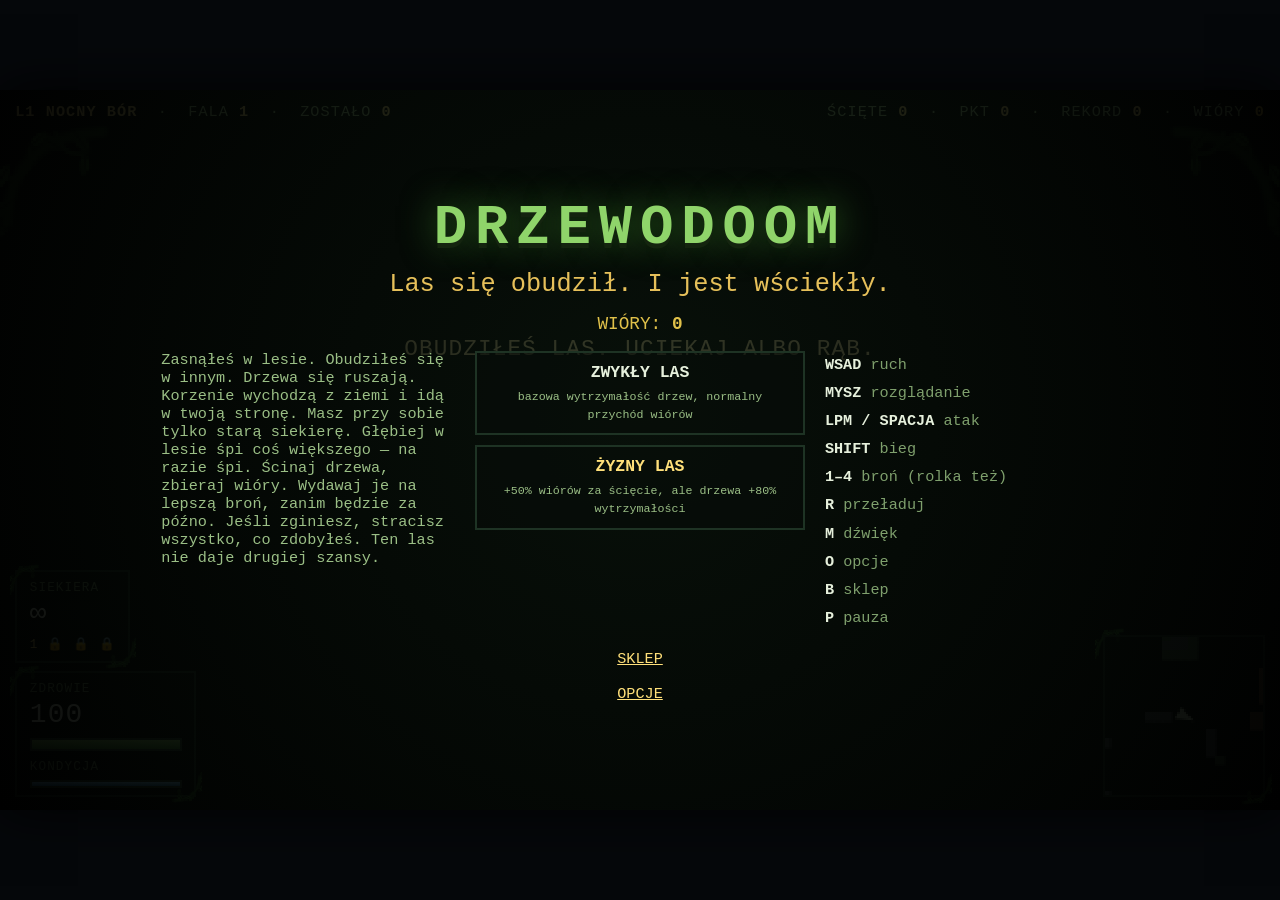
<file: index.html>
<!doctype html>
<html lang="pl">
<head>
<meta charset="utf-8">
<meta name="viewport" content="width=device-width,initial-scale=1">
<title>DRZEWODOOM — mieszanka</title>
<link rel="stylesheet" href="css/style.css">
</head>
<body>
<div id="app">
  <canvas id="cv" width="480" height="270"></canvas>
  <div id="ui">
    <div id="frame"></div>
    <div id="topbar">
      <div><b id="biome">NOCNY BÓR</b> &nbsp;·&nbsp; FALA <b id="wave">1</b> &nbsp;·&nbsp; ZOSTAŁO <b id="left">0</b></div>
      <div>ŚCIĘTE <b id="kills">0</b> &nbsp;·&nbsp; PKT <b id="score">0</b> &nbsp;·&nbsp; REKORD <b id="best">0</b>
        &nbsp;·&nbsp; WIÓRY <b id="chips" style="color:#e0c14a">0</b></div>
    </div>
    <div id="bossbar" class="hide">
      <div id="bossname">PRADRZEW</div>
      <div class="bar bbar"><i id="bosshp"></i></div>
    </div>
    <div id="msg"></div>
    <div id="bottom">
      <div id="sidehud">
        <div class="blk" id="wepbox">
          <div class="lbl" id="wepname">SIEKIERA</div>
          <div class="big" id="ammo">∞</div>
          <div id="weplist"><span class="on">1</span> <span>2</span> <span>3</span> <span>4</span></div>
        </div>
        <div class="blk">
          <div class="lbl">ZDROWIE</div>
          <div class="big" id="hpnum">100</div>
          <div class="bar"><i id="hpbar"></i></div>
          <div class="lbl" style="margin-top:calc(3px*var(--s))">KONDYCJA</div>
          <div class="bar sbar"><i id="stambar"></i></div>
        </div>
      </div>
      <div id="minibox"><canvas id="mini" width="72" height="72"></canvas></div>
    </div>
  </div>
  <div id="overlay"></div>
</div>

<script src="js/config.js"></script>
<script src="js/utils.js"></script>
<script src="js/map.js"></script>
<script src="js/lighting.js"></script>
<script src="js/textures.js"></script>
<script src="js/sprites.js"></script>
<script src="js/audio.js"></script>
<script src="js/state.js"></script>
<script src="js/progress.js"></script>
<script src="js/waves.js"></script>
<script src="js/input.js"></script>
<script src="js/screens.js"></script>
<script src="js/update.js"></script>
<script src="js/combat.js"></script>
<script src="js/render.js"></script>
<script src="js/overlay.js"></script>
<script src="js/hud.js"></script>
<script src="js/main.js"></script>
</body>
</html>
</file>
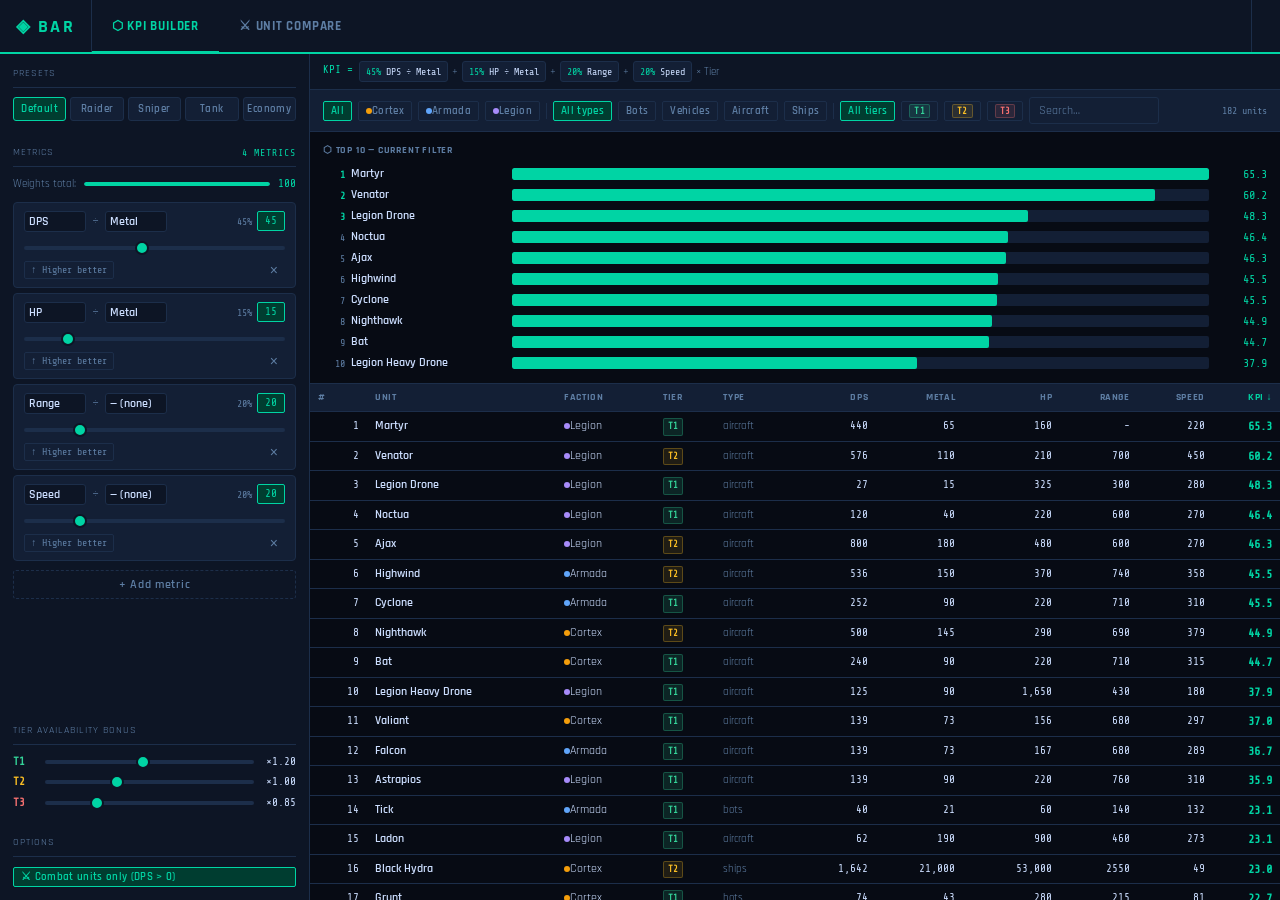
<file: bar.html>
<!doctype html><html><head><meta charset=utf8><meta name=viewport content="width=device-width,initial-scale=1,viewport-fit=cover"><style>:root{color-scheme:light;box-sizing:border-box;padding-top:env(safe-area-inset-top,0px);padding-bottom:env(safe-area-inset-bottom,0px)}html{scroll-padding-top:env(safe-area-inset-top,0px)}body{margin:0;padding:0;font:14px -apple-system,BlinkMacSystemFont,sans-serif;background:#fff;color:#000}img{max-width:100%}[hidden]:not([hidden=until-found i]){display:none!important}</style></head><body>
<title>BAR Unit Toolkit</title>
<meta name="claude:viewport-fit-sides" content="cover">
<link rel="preconnect" href="https://fonts.googleapis.com">
<link rel="stylesheet" href="https://fonts.googleapis.com/css2?family=Rajdhani:wght@400;500;600;700&family=Share+Tech+Mono&display=swap">
<style>
:root{
  --bg:#070b14;--surf:#0d1525;--surf2:#131f35;--border:#1c2e4a;
  --fg:#ccdeff;--fg2:#5e7ea4;
  --accent:#00d4a4;--adim:#003d30;
  --t1:#34d399;--t2:#fbbf24;--t3:#f87171;
  --c0:#00d4a4;--c1:#f59e0b;--c2:#60a5fa;--c3:#a78bfa;
  --th:54px;
  color-scheme:dark;
  --fu:'Rajdhani','Arial Narrow',sans-serif;
  --fm:'Share Tech Mono','Courier New',monospace;
}
*,*::before,*::after{box-sizing:border-box;margin:0;padding:0}
html,body{height:100%}
body{background:var(--bg);color:var(--fg);font-family:var(--fu);font-size:14px;line-height:1.5;
  padding-left:max(0px,env(safe-area-inset-left,0px));
  padding-right:max(0px,env(safe-area-inset-right,0px));}

/* ── TOPBAR ── */
.topbar{
  background:var(--surf);border-bottom:2px solid var(--accent);
  padding:0 max(16px,env(safe-area-inset-right,0px)) 0 max(16px,env(safe-area-inset-left,0px));
  display:flex;align-items:stretch;gap:0;
  height:var(--th);
  position:sticky;top:env(safe-area-inset-top,0px);z-index:30;flex-shrink:0;
}
.topbar-brand{display:flex;align-items:center;gap:10px;padding-right:16px;border-right:1px solid var(--border)}
.topbar-title{font-size:18px;font-weight:700;letter-spacing:.12em;text-transform:uppercase;color:var(--accent);white-space:nowrap}
.topbar-tabs{display:flex;align-items:stretch;flex:1}
.tab-btn{
  background:transparent;border:none;color:var(--fg2);
  font-family:var(--fu);font-size:13px;font-weight:700;letter-spacing:.06em;text-transform:uppercase;
  padding:0 20px;cursor:pointer;border-bottom:3px solid transparent;margin-bottom:-2px;
  transition:all .15s;white-space:nowrap;
}
.tab-btn:hover{color:var(--fg)}
.tab-btn.active{color:var(--accent);border-bottom-color:var(--accent)}
.topbar-end{display:flex;align-items:center;gap:10px;padding-left:12px;margin-left:auto;border-left:1px solid var(--border)}
.sel-count{font-family:var(--fm);font-size:11px;background:var(--adim);border:1px solid var(--accent);color:var(--accent);padding:3px 10px;border-radius:3px;white-space:nowrap}

/* ── SHARED ATOMS ── */
.fb{background:transparent;border:1px solid var(--border);color:var(--fg2);font-family:var(--fu);font-size:11px;font-weight:600;padding:2px 7px;border-radius:2px;cursor:pointer;letter-spacing:.03em;transition:all .1s;}
.fb:hover{border-color:var(--accent);color:var(--fg)}.fb.on{background:var(--adim);border-color:var(--accent);color:var(--accent)}
.si{background:var(--surf2);border:1px solid var(--border);color:var(--fg);font-family:var(--fu);font-size:12px;padding:5px 9px;border-radius:3px;outline:none;}
.si:focus{border-color:var(--accent)}.si::placeholder{color:var(--fg2)}
.tier{display:inline-block;font-family:var(--fm);font-size:9px;font-weight:700;padding:1px 4px;border-radius:2px}
.tT1{background:rgba(52,211,153,.13);color:var(--t1);border:1px solid rgba(52,211,153,.28)}
.tT2{background:rgba(251,191,36,.10);color:var(--t2);border:1px solid rgba(251,191,36,.28)}
.tT3{background:rgba(248,113,113,.10);color:var(--t3);border:1px solid rgba(248,113,113,.28)}
.fdot{display:inline-block;width:6px;height:6px;border-radius:50%;vertical-align:middle}
.fCortex{background:#f59e0b}.fArmada{background:#60a5fa}.fLegion{background:#a78bfa}
:focus-visible{outline:2px solid var(--accent);outline-offset:2px}

/* ══════════════════════════════════════════════════════
   KPI BUILDER
══════════════════════════════════════════════════════ */
#viewKPI{display:grid;grid-template-columns:310px 1fr;height:calc(100vh - var(--th))}
@media(max-width:720px){#viewKPI{grid-template-columns:1fr}}

/* builder panel */
.builder{background:var(--surf);border-right:1px solid var(--border);display:flex;flex-direction:column;overflow-y:auto;max-height:calc(100vh - var(--th));position:sticky;top:var(--th)}
.bsec{padding:12px 13px 0}
.bsec-hd{font-size:10px;letter-spacing:.1em;text-transform:uppercase;color:var(--fg2);padding-bottom:6px;border-bottom:1px solid var(--border);margin-bottom:9px;display:flex;align-items:center;justify-content:space-between}

/* presets */
.presets{display:grid;grid-template-columns:repeat(5,1fr);gap:4px;margin-bottom:12px}
.preset-btn{background:var(--surf2);border:1px solid var(--border);color:var(--fg2);font-family:var(--fu);font-size:11px;font-weight:600;padding:4px 0;cursor:pointer;border-radius:3px;letter-spacing:.04em;transition:all .12s;text-align:center}
.preset-btn:hover{border-color:var(--accent);color:var(--fg)}.preset-btn.active{background:var(--adim);border-color:var(--accent);color:var(--accent)}

/* metric cards */
.metrics-list{display:flex;flex-direction:column;gap:5px;margin-bottom:9px}
.mcard{background:var(--surf2);border:1px solid var(--border);border-radius:4px;padding:8px 10px;display:grid;grid-template-areas:"ratio weight" "slider slider" "footer footer";grid-template-columns:auto 1fr;gap:4px 7px;transition:border-color .12s}
.mcard:hover{border-color:#2a4068}
.mcard-ratio{grid-area:ratio;display:flex;align-items:center;gap:4px;font-size:12px}
.mcard-weight-lbl{grid-area:weight;display:flex;align-items:center;justify-content:flex-end;gap:5px;font-size:11px;color:var(--fg2)}
.mcard-slider{grid-area:slider}.mcard-footer{grid-area:footer;display:flex;align-items:center;justify-content:space-between}
.stat-sel{background:var(--surf);border:1px solid var(--border);color:var(--fg);font-family:var(--fu);font-size:12px;font-weight:600;padding:2px 4px;border-radius:3px;cursor:pointer;outline:none;min-width:62px;-webkit-appearance:none;appearance:none}
.stat-sel:focus{border-color:var(--accent)}
.div-sep{color:var(--fg2);font-size:14px;margin:0 2px}
.wslider{width:100%;-webkit-appearance:none;appearance:none;height:4px;background:var(--border);border-radius:2px;outline:none;cursor:pointer}
.wslider::-webkit-slider-thumb{-webkit-appearance:none;width:14px;height:14px;background:var(--accent);border-radius:50%;cursor:pointer;border:2px solid var(--surf)}
.wslider::-moz-range-thumb{width:12px;height:12px;background:var(--accent);border-radius:50%;border:2px solid var(--surf);cursor:pointer}
.w-num{font-family:var(--fm);font-size:11px;color:var(--accent);background:var(--adim);border:1px solid var(--accent);border-radius:2px;padding:1px 5px;min-width:28px;text-align:center}
.eff-pct{font-family:var(--fm);font-size:10px;color:var(--fg2)}
.inv-btn{background:transparent;border:1px solid var(--border);color:var(--fg2);font-family:var(--fm);font-size:10px;padding:2px 6px;border-radius:2px;cursor:pointer;transition:all .12s}
.inv-btn:hover{border-color:var(--fg2);color:var(--fg)}.inv-btn.on{background:rgba(251,191,36,.1);border-color:var(--t2);color:var(--t2)}
.del-btn{background:transparent;border:1px solid transparent;color:var(--fg2);font-size:14px;padding:1px 6px;border-radius:2px;cursor:pointer;line-height:1;transition:all .12s}
.del-btn:hover{background:rgba(248,113,113,.1);border-color:var(--t3);color:var(--t3)}
.add-metric-btn{width:100%;background:transparent;border:1px dashed var(--border);color:var(--fg2);font-family:var(--fu);font-size:12px;font-weight:600;padding:6px;border-radius:3px;cursor:pointer;letter-spacing:.06em;transition:all .12s;margin-bottom:12px}
.add-metric-btn:hover{border-color:var(--accent);color:var(--accent)}
.wsum{display:flex;align-items:center;gap:8px;margin-bottom:9px;font-size:11px;color:var(--fg2)}
.wsum-bar{flex:1;height:4px;background:var(--border);border-radius:2px;overflow:hidden}
.wsum-fill{height:100%;background:var(--accent);border-radius:2px;transition:width .2s}
.wsum-val{font-family:var(--fm);color:var(--accent)}
.tier-grid{display:grid;grid-template-columns:24px 1fr auto;gap:4px 8px;align-items:center;margin-bottom:12px}
.tier-label{font-family:var(--fm);font-size:11px;font-weight:700}
.tL-T1{color:var(--t1)}.tL-T2{color:var(--t2)}.tL-T3{color:var(--t3)}
.tier-val{font-family:var(--fm);font-size:11px;color:var(--fg);min-width:34px;text-align:right}

/* kpi results */
.kpi-results{display:flex;flex-direction:column;overflow:hidden;min-width:0}
.formula{background:var(--surf);border-bottom:1px solid var(--border);padding:7px 13px;font-size:11px;display:flex;align-items:flex-start;gap:6px;flex-wrap:wrap}
.formula-eq{font-family:var(--fm);color:var(--accent);font-size:11px;white-space:nowrap;padding-top:1px}
.fterm{background:var(--surf2);border:1px solid var(--border);border-radius:3px;font-size:10px;padding:2px 6px;white-space:nowrap;font-family:var(--fm)}
.fterm .fw{color:var(--accent)}.fterm .fm2{color:var(--fg)}.fterm .finv{color:var(--t2)}
.fsep{color:var(--fg2);font-size:11px;padding-top:1px}
.filterbar{background:var(--surf2);border-bottom:1px solid var(--border);padding:7px 13px;display:flex;align-items:center;gap:6px;flex-wrap:wrap}
.rcnt{margin-left:auto;font-family:var(--fm);font-size:10px;color:var(--fg2)}
.chart-sec{padding:11px 13px;border-bottom:1px solid var(--border)}
.chart-sec h2{font-size:10px;letter-spacing:.08em;text-transform:uppercase;color:var(--fg2);margin-bottom:7px}
.crows{display:flex;flex-direction:column;gap:3px}
.crow{display:grid;grid-template-columns:22px 155px 1fr 52px;align-items:center;gap:6px;font-size:12px}
.crow-rk{font-family:var(--fm);font-size:10px;color:var(--fg2);text-align:right}
.crow-rk.top{color:var(--accent);font-weight:700}
.crow-nm{color:var(--fg);font-weight:600;white-space:nowrap;overflow:hidden;text-overflow:ellipsis}
.crow-tr{background:var(--surf2);border-radius:2px;height:12px;overflow:hidden}
.crow-fi{background:var(--accent);height:100%;border-radius:2px;transition:width .4s ease}
.crow-sc{font-family:var(--fm);font-size:12px;color:var(--accent);text-align:right}
.twrap{overflow-x:auto;flex:1}
table{width:100%;border-collapse:collapse;font-size:12px}
thead th{background:var(--surf2);color:var(--fg2);font-size:10px;letter-spacing:.06em;text-transform:uppercase;padding:6px 8px;text-align:left;position:sticky;top:0;z-index:5;cursor:pointer;user-select:none;white-space:nowrap;border-bottom:1px solid var(--border)}
thead th:hover{color:var(--fg)}.sort-col{color:var(--accent)!important}
tbody tr{border-bottom:1px solid var(--border);transition:background .1s}
tbody tr:hover{background:var(--surf2)}
td{padding:5px 8px;vertical-align:middle;font-variant-numeric:tabular-nums}
.td-n{font-weight:600;max-width:155px;white-space:nowrap;overflow:hidden;text-overflow:ellipsis}
.td-n a{color:var(--fg);text-decoration:none}.td-n a:hover{color:var(--accent)}
.td-m{font-family:var(--fm);font-size:11px;text-align:right;color:var(--fg)}
.td-k{font-family:var(--fm);font-size:12px;font-weight:700;text-align:right;color:var(--accent)}
.td-na{font-family:var(--fm);font-size:10px;text-align:right;color:var(--fg2)}

/* ══════════════════════════════════════════════════════
   UNIT COMPARE
══════════════════════════════════════════════════════ */
#viewCmp{display:grid;grid-template-columns:290px 1fr;height:calc(100vh - var(--th))}
@media(max-width:720px){#viewCmp{grid-template-columns:1fr;height:auto}}
.cmp-left{background:var(--surf);border-right:1px solid var(--border);display:flex;flex-direction:column;overflow:hidden}
.cmp-left-filters{padding:10px 11px;border-bottom:1px solid var(--border);display:flex;flex-direction:column;gap:6px;flex-shrink:0}
.filter-row{display:flex;gap:4px;flex-wrap:wrap}
.sort-row{display:flex;align-items:center;gap:6px;font-size:11px;color:var(--fg2)}
.srt{background:var(--surf2);border:1px solid var(--border);color:var(--fg);font-family:var(--fu);font-size:11px;padding:2px 5px;border-radius:2px;cursor:pointer;outline:none;-webkit-appearance:none;appearance:none}
.srt:focus{border-color:var(--accent)}
.unit-count{font-family:var(--fm);font-size:10px;margin-left:auto}
.unit-list{overflow-y:auto;flex:1}
.urow{display:grid;grid-template-columns:14px 1fr auto;align-items:center;gap:6px;padding:5px 11px;cursor:pointer;border-bottom:1px solid rgba(28,46,74,.5);transition:background .1s;position:relative}
.urow:hover{background:var(--surf2)}.urow.picked{background:rgba(0,212,164,.06)}
.urow.picked::before{content:'';position:absolute;left:0;top:0;bottom:0;width:2px}
.urow.picked[data-ci="0"]::before{background:var(--c0)}
.urow.picked[data-ci="1"]::before{background:var(--c1)}
.urow.picked[data-ci="2"]::before{background:var(--c2)}
.urow.picked[data-ci="3"]::before{background:var(--c3)}
.udot{width:6px;height:6px;border-radius:50%;flex-shrink:0}
.uname-lbl{font-weight:600;font-size:12px;white-space:nowrap;overflow:hidden;text-overflow:ellipsis}
.umeta{font-size:10px;color:var(--fg2)}
.ubadge{font-family:var(--fm);font-size:9px;font-weight:700;padding:1px 4px;border-radius:2px;white-space:nowrap;flex-shrink:0}
.cmp-right{overflow-y:auto;display:flex;flex-direction:column}
.empty{flex:1;display:flex;flex-direction:column;align-items:center;justify-content:center;gap:10px;color:var(--fg2);padding:40px;text-align:center}
.empty-icon{font-size:40px;opacity:.3}
.empty h2{font-size:18px;font-weight:600;color:var(--fg)}
.empty p{font-size:13px;max-width:300px;line-height:1.6}
.cmp-panel{display:flex;flex-direction:column}
.unit-cards{display:flex;gap:1px;background:var(--border);border-bottom:2px solid var(--border);flex-shrink:0}
.ucard{flex:1;padding:11px 13px;background:var(--surf2);display:flex;flex-direction:column;gap:4px;min-width:0;position:relative}
.ucard-color-bar{position:absolute;top:0;left:0;right:0;height:3px}
.ucard-name{font-size:14px;font-weight:700;white-space:nowrap;overflow:hidden;text-overflow:ellipsis}
.ucard-name a{color:var(--fg);text-decoration:none}.ucard-name a:hover{color:var(--accent)}
.ucard-meta{font-size:11px;color:var(--fg2);display:flex;gap:6px;align-items:center;flex-wrap:wrap}
.ucard-desc{font-size:11px;color:var(--fg2);font-style:italic;white-space:nowrap;overflow:hidden;text-overflow:ellipsis}
.ucard-rm{position:absolute;top:7px;right:7px;background:transparent;border:none;color:var(--fg2);font-size:14px;cursor:pointer;padding:2px 5px;border-radius:2px;transition:all .1s}
.ucard-rm:hover{background:rgba(248,113,113,.15);color:var(--t3)}
.stat-section{padding:12px 0 6px}
.stat-section-hd{font-size:9px;letter-spacing:.1em;text-transform:uppercase;color:var(--fg2);padding:0 13px 5px;border-bottom:1px solid var(--border)}
.srow{display:grid;padding:0 13px;align-items:center;border-bottom:1px solid rgba(28,46,74,.4)}
.srow:hover{background:var(--surf2)}
.srow-label{font-size:11px;color:var(--fg2);letter-spacing:.03em;padding:5px 0;min-width:88px}
.srow-cells{display:contents}
.scell{flex:1;padding:4px 0;min-width:0}
.sval{font-family:var(--fm);font-size:11px;white-space:nowrap;overflow:hidden;text-overflow:ellipsis;margin-bottom:2px}
.sval.best{font-weight:700}.sval.na{color:var(--fg2)}
.sbar-wrap{height:4px;background:var(--border);border-radius:2px;overflow:hidden}
.sbar{height:100%;border-radius:2px;transition:width .4s ease}
.radar-sec{padding:14px 13px}
.radar-sec h3{font-size:10px;letter-spacing:.08em;text-transform:uppercase;color:var(--fg2);margin-bottom:11px}
.radar-wrap{display:flex;justify-content:center}
svg.radar{overflow:visible}
.cmp-legend{display:flex;gap:12px;flex-wrap:wrap;padding:0 13px 14px;font-size:11px}
.legend-item{display:flex;align-items:center;gap:5px}
.legend-dot{width:10px;height:10px;border-radius:50%;flex-shrink:0}
</style>

<!-- ═══ TOPBAR ═══ -->
<div class="topbar">
  <div class="topbar-brand">
    <span class="topbar-title">◈ BAR</span>
  </div>
  <div class="topbar-tabs">
    <button class="tab-btn active" data-view="kpi">⬡ KPI Builder</button>
    <button class="tab-btn" data-view="cmp">⚔ Unit Compare</button>
  </div>
  <div class="topbar-end">
    <span class="sel-count" id="selCount" hidden>0 / 4</span>
  </div>
</div>

<!-- ═══ KPI BUILDER VIEW ═══ -->
<div id="viewKPI" style="display:grid">

  <!-- Left: builder -->
  <div class="builder">
    <div class="bsec">
      <div class="bsec-hd"><span>Presets</span></div>
      <div class="presets">
        <button class="preset-btn active" data-preset="default">Default</button>
        <button class="preset-btn" data-preset="raider">Raider</button>
        <button class="preset-btn" data-preset="sniper">Sniper</button>
        <button class="preset-btn" data-preset="tank">Tank</button>
        <button class="preset-btn" data-preset="cost">Economy</button>
      </div>
    </div>
    <div class="bsec" style="flex:1">
      <div class="bsec-hd">
        <span>Metrics</span>
        <span id="wcounts" style="font-family:var(--fm);font-size:10px;color:var(--accent)"></span>
      </div>
      <div class="wsum">
        <span>Weights total:</span>
        <div class="wsum-bar"><div class="wsum-fill" id="wsumFill" style="width:0%"></div></div>
        <span class="wsum-val" id="wsumVal">0</span>
      </div>
      <div class="metrics-list" id="metricsList"></div>
      <button class="add-metric-btn" id="addMetric">+ Add metric</button>
    </div>
    <div class="bsec">
      <div class="bsec-hd"><span>Tier availability bonus</span></div>
      <div class="tier-grid">
        <span class="tier-label tL-T1">T1</span>
        <input type="range" class="wslider" id="slT1" min="0.5" max="2.0" step="0.05" value="1.20">
        <span class="tier-val" id="vT1">×1.20</span>
        <span class="tier-label tL-T2">T2</span>
        <input type="range" class="wslider" id="slT2" min="0.5" max="2.0" step="0.05" value="1.00">
        <span class="tier-val" id="vT2">×1.00</span>
        <span class="tier-label tL-T3">T3</span>
        <input type="range" class="wslider" id="slT3" min="0.5" max="2.0" step="0.05" value="0.85">
        <span class="tier-val" id="vT3">×0.85</span>
      </div>
    </div>
    <div class="bsec" style="padding-bottom:13px">
      <div class="bsec-hd"><span>Options</span></div>
      <button class="fb on" id="combatToggle" style="width:100%;text-align:left">⚔ Combat units only (DPS &gt; 0)</button>
    </div>
  </div>

  <!-- Right: results -->
  <div class="kpi-results">
    <div class="formula">
      <span class="formula-eq">KPI =</span>
      <div id="formulaTerms" style="display:flex;align-items:center;gap:4px;flex-wrap:wrap"></div>
    </div>
    <div class="filterbar">
      <button class="fb on" data-kf="faction" data-v="all">All</button>
      <button class="fb" data-kf="faction" data-v="Cortex"><span class="fdot fCortex"></span>Cortex</button>
      <button class="fb" data-kf="faction" data-v="Armada"><span class="fdot fArmada"></span>Armada</button>
      <button class="fb" data-kf="faction" data-v="Legion"><span class="fdot fLegion"></span>Legion</button>
      <div style="width:1px;height:16px;background:var(--border)"></div>
      <button class="fb on" data-kf="cat" data-v="all">All types</button>
      <button class="fb" data-kf="cat" data-v="bots">Bots</button>
      <button class="fb" data-kf="cat" data-v="vehicles">Vehicles</button>
      <button class="fb" data-kf="cat" data-v="aircraft">Aircraft</button>
      <button class="fb" data-kf="cat" data-v="ships">Ships</button>
      <div style="width:1px;height:16px;background:var(--border)"></div>
      <button class="fb on" data-kf="tier" data-v="all">All tiers</button>
      <button class="fb" data-kf="tier" data-v="T1"><span class="tier tT1">T1</span></button>
      <button class="fb" data-kf="tier" data-v="T2"><span class="tier tT2">T2</span></button>
      <button class="fb" data-kf="tier" data-v="T3"><span class="tier tT3">T3</span></button>
      <input class="si" id="kpiSrch" type="text" placeholder="Search…" style="width:130px">
      <span class="rcnt" id="kpiRcnt"></span>
    </div>
    <div class="chart-sec">
      <h2>⬡ Top 10 — current filter</h2>
      <div class="crows" id="kpiChart"></div>
    </div>
    <div class="twrap">
      <table>
        <thead><tr>
          <th data-c="rank">#</th>
          <th data-c="name">Unit</th>
          <th data-c="faction">Faction</th>
          <th data-c="tier">Tier</th>
          <th data-c="category">Type</th>
          <th data-c="dps" style="text-align:right">DPS</th>
          <th data-c="metal" style="text-align:right">Metal</th>
          <th data-c="hp" style="text-align:right">HP</th>
          <th data-c="range" style="text-align:right">Range</th>
          <th data-c="speed" style="text-align:right">Speed</th>
          <th data-c="kpi" class="sort-col" style="text-align:right">KPI ↓</th>
        </tr></thead>
        <tbody id="kpiTbody"></tbody>
      </table>
    </div>
  </div>
</div>

<!-- ═══ UNIT COMPARE VIEW ═══ -->
<div id="viewCmp" hidden style="display:grid">
  <div class="cmp-left">
    <div class="cmp-left-filters">
      <input class="si" id="cmpSrch" type="text" placeholder="⌕  Search units…" style="width:100%" autocomplete="off">
      <div class="filter-row" id="cmpFaction">
        <button class="fb on" data-v="all">All</button>
        <button class="fb" data-v="Cortex"><span class="fdot fCortex" style="margin-right:3px"></span>Cortex</button>
        <button class="fb" data-v="Armada"><span class="fdot fArmada" style="margin-right:3px"></span>Armada</button>
        <button class="fb" data-v="Legion"><span class="fdot fLegion" style="margin-right:3px"></span>Legion</button>
      </div>
      <div class="filter-row" id="cmpCat">
        <button class="fb on" data-v="all">All types</button>
        <button class="fb" data-v="bots">Bots</button>
        <button class="fb" data-v="vehicles">Vehicles</button>
        <button class="fb" data-v="aircraft">Aircraft</button>
        <button class="fb" data-v="ships">Ships</button>
      </div>
      <div class="filter-row" id="cmpTier">
        <button class="fb on" data-v="all">All tiers</button>
        <button class="fb" data-v="T1"><span class="tier tT1">T1</span></button>
        <button class="fb" data-v="T2"><span class="tier tT2">T2</span></button>
        <button class="fb" data-v="T3"><span class="tier tT3">T3</span></button>
      </div>
      <div class="sort-row">
        <span>Sort:</span>
        <select class="srt" id="cmpSort">
          <option value="name">Name</option>
          <option value="faction">Faction</option>
          <option value="dps">DPS</option>
          <option value="metal">Metal</option>
          <option value="hp">HP</option>
          <option value="range">Range</option>
          <option value="speed">Speed</option>
        </select>
        <span class="unit-count" id="cmpUcount"></span>
      </div>
    </div>
    <div class="unit-list" id="cmpUnitList"></div>
  </div>
  <div class="cmp-right" id="cmpRight">
    <div class="empty" id="cmpEmpty">
      <div class="empty-icon">⚔</div>
      <h2>No units selected</h2>
      <p>Click any unit in the list to add it to the comparison. Up to 4 units at once.</p>
    </div>
    <div class="cmp-panel" id="cmpPanel" hidden></div>
  </div>
</div>

<script>
// ════════════════════════════════════════════════════════
//  SHARED DATA
// ════════════════════════════════════════════════════════
const RAW=[
["Cortex","bots","Grunt","T1","Fast Infantry Bot","https://www.beyondallreason.info/unit/corak","1250","","74","820","280","","43","","","215","520","","81",""],
["Cortex","bots","Aggravator","T1","Rocket Bot","https://www.beyondallreason.info/unit/corstorm","1950","","41","1150","740","","110","","","475","380","","47",""],
["Cortex","bots","Construction Bot","T1","T1 Constructor","https://www.beyondallreason.info/unit/corck","3550","85","","1750","820","","120","","","","380","","34",""],
["Cortex","bots","Trasher","T1","Amphibious AA Bot","https://www.beyondallreason.info/unit/corcrash","1900","","55","1100","640","","125","","","760","380","","53",""],
["Cortex","bots","Graverobber","T1","Stealthy Rez Bot","https://www.beyondallreason.info/unit/cornecro","2800","200","","1400","220","","130","","50","","430","","78",""],
["Cortex","bots","Thug","T1","Light Plasma Bot","https://www.beyondallreason.info/unit/corthud","2100","","60","1150","1100","","140","","","380","380","","45",""],
["Cortex","bots","Bedbug","T2","Amphibious Bomb","https://www.beyondallreason.info/unit/corroach","8000","","","5800","620","","69","","","","260","","76",""],
["Cortex","bots","Deceiver","T2","Radar Jammer Bot","https://www.beyondallreason.info/unit/corspec","6500","","","1300","350","450","75","","","","380","","35",""],
["Cortex","bots","Fiend","T2","Fast Assault Bot","https://www.beyondallreason.info/unit/corpyro","6500","","240","3000","1060","","200","","","230","380","","82",""],
["Cortex","bots","Duck","T2","Amphibious Bot","https://www.beyondallreason.info/unit/coramph","12500","","174","9500","2350","","330","","300","400","400","300","55",""],
["Cortex","bots","Sheldon","T2","Mobile Mortar Bot","https://www.beyondallreason.info/unit/cormort","7000","","66","2800","940","","400","","","850","380","","50",""],
["Cortex","bots","Termite","T2","Heavy Spider","https://www.beyondallreason.info/unit/cortermite","17000","","331","8100","3100","","540","","","340","380","","50",""],
["Cortex","bots","Sumo","T2","Armored Assault Bot","https://www.beyondallreason.info/unit/corcan","12000","","344","9300","6000","","560","","","275","380","","38",""],
["Cortex","bots","Arbiter","T2","Heavy Rocket Bot","https://www.beyondallreason.info/unit/corhrk","9500","","106","6500","610","","600","","","1210","380","","54",""],
["Cortex","bots","Manticore","T2","Heavy AA Bot","https://www.beyondallreason.info/unit/coraak","11000","","233","6200","3200","","650","","","1300","390","","34",""],
["Cortex","bots","Commando","T2","Stealthy Paratrooper","https://www.beyondallreason.info/unit/cormando","24000","200","200","15500","1800","150","1200","","900","300","600","","75",""],
["Cortex","bots","Mammoth","T2","Heavily Armored Bot","https://www.beyondallreason.info/unit/corsumo","65000","","503","35000","15600","","2200","","","650","510","","23",""],
["Cortex","bots","Shiva","T3","Amphibious Siege Mech","https://www.beyondallreason.info/unit/corshiva","40000","","407","23000","9400","","1700","","","800","520","","48",""],
["Cortex","bots","Karganeth","T3","All-Terrain Assault Mech","https://www.beyondallreason.info/unit/corkarg","94000","","850","57000","12500","","2500","","","700","455","","45",""],
["Cortex","bots","Catapult","T3","Heavy Rocket Bot","https://www.beyondallreason.info/unit/corcat","160000","","600","80000","6100","","4900","","","1350","700","","48",""],
["Cortex","bots","Demon","T3","Flamethrower Mech","https://www.beyondallreason.info/unit/cordemon","160000","","1690","90000","18000","","6000","","","700","500","","63",""],
["Cortex","bots","Behemoth","T3","Mobile Heavy Turret","https://www.beyondallreason.info/unit/corjugg","780000","","1121","513000","335000","","20000","","","590","720","","16",""],
["Cortex","bots","Juggernaut","T3","Experimental Assault Bot","https://www.beyondallreason.info/unit/corkorg","730000","","2720","615000","149000","","29000","","","950","845","","37",""],
["Cortex","vehicles","Rascal","T1","Light Scout Vehicle","https://www.beyondallreason.info/unit/corfav","1150","","32","270","90","","26","","","180","600","","153",""],
["Cortex","vehicles","Incisor","T1","Light Tank","https://www.beyondallreason.info/unit/corgator","2300","","94","1100","820","","120","","","230","330","","85",""],
["Cortex","vehicles","Lasher","T1","Missile Truck","https://www.beyondallreason.info/unit/cormist","3440","","73","2400","860","","155","","","700","620","","52",""],
["Cortex","vehicles","Wolverine","T1","Light Mobile Artillery","https://www.beyondallreason.info/unit/corwolv","3550","","42","2500","750","","170","","","710","330","","48",""],
["Cortex","vehicles","Garpike","T1","Light Amphibious Tank","https://www.beyondallreason.info/unit/corgarp","3100","","77","2600","1420","","220","","","305","500","175","58",""],
["Cortex","vehicles","Pounder","T1","Anti-Swarm Tank","https://www.beyondallreason.info/unit/corlevlr","3100","","106","2600","1400","","220","","","315","330","","40",""],
["Cortex","vehicles","Brute","T1","Medium Assault Tank","https://www.beyondallreason.info/unit/corraid","3900","","81","2400","2000","","235","","","350","350","","72",""],
["Cortex","vehicles","Salamander","T2","Medium Heat Ray Amphib","https://www.beyondallreason.info/unit/corsala","10500","","164","7000","2100","","350","","","340","385","299","72",""],
["Cortex","vehicles","Quaker","T2","Mobile Artillery","https://www.beyondallreason.info/unit/cormart","9000","","84","4400","1200","","400","","","800","330","","58",""],
["Cortex","vehicles","Fury","T2","Anti-Air Flak Vehicle","https://www.beyondallreason.info/unit/corsent","16000","","273","10500","2700","","470","","","775","338","","69",""],
["Cortex","vehicles","Tiger","T2","Heavy Assault Tank","https://www.beyondallreason.info/unit/correap","16000","","150","10000","5300","","690","","","410","410","","69",""],
["Cortex","vehicles","Negotiator","T2","Stealthy Rocket Launcher","https://www.beyondallreason.info/unit/corvroc","20000","","113","9000","1400","","880","","","1310","330","","33",""],
["Cortex","vehicles","Banisher","T2","Heavy Missile Tank","https://www.beyondallreason.info/unit/corban","30000","","133","23000","2500","","1000","","","800","650","","54",""],
["Cortex","vehicles","Poison Arrow","T2","Very Heavy Amphib Tank","https://www.beyondallreason.info/unit/corparrow","26000","","206","21000","6300","","1050","","","575","500","289","51",""],
["Cortex","vehicles","Tzar","T2","Very Heavy Assault Tank","https://www.beyondallreason.info/unit/corgol","40000","","257","28000","7800","","1650","","","650","395","","39",""],
["Cortex","vehicles","Tremor","T2","Heavy Artillery Vehicle","https://www.beyondallreason.info/unit/cortrem","43000","","400","49000","3000","","1850","","","1470","351","","40",""],
["Cortex","aircraft","Valiant","T1","Fighter","https://www.beyondallreason.info/unit/corveng","3330","","139","2800","156","","73","","","680","430","","297",""],
["Cortex","aircraft","Bat","T1","Seaplane Swarmer","https://www.beyondallreason.info/unit/corsfig","6500","","240","4600","220","","90","","","710","430","","315",""],
["Cortex","aircraft","Whirlwind","T1","Bomber","https://www.beyondallreason.info/unit/corshad","5050","","93","4600","680","","150","","","","430","","234",""],
["Cortex","aircraft","Dam Buster","T1","Seaplane Bomber","https://www.beyondallreason.info/unit/corsb","9000","","150","8200","940","","200","","","","455","","240",""],
["Cortex","aircraft","Cutlass","T1","Seaplane Gunship","https://www.beyondallreason.info/unit/corcut","11500","","72","5400","1010","","230","","","430","595","","152",""],
["Cortex","aircraft","Monsoon","T1","Torpedo Gunship","https://www.beyondallreason.info/unit/corseap","11000","","86","5500","1000","","230","","","600","535","535","200",""],
["Cortex","aircraft","Nighthawk","T2","Stealth Fighter","https://www.beyondallreason.info/unit/corvamp","10500","","500","5100","290","","145","","","690","430","","379",""],
["Cortex","aircraft","Hailstorm","T2","Heavy Strategic Bomber","https://www.beyondallreason.info/unit/corhurc","36000","","238","18500","1520","","310","","","","430","","248",""],
["Cortex","aircraft","Wasp","T2","Gunship","https://www.beyondallreason.info/unit/corape","18000","","111","6800","1560","","370","","","410","550","","159",""],
["Cortex","aircraft","Angler","T2","Torpedo Bomber","https://www.beyondallreason.info/unit/cortitan","18000","","150","8200","1960","","410","","800","400","500","800","279",""],
["Cortex","aircraft","Dragon","T2","Flying Fortress","https://www.beyondallreason.info/unit/corcrwh","120000","","725","72000","16700","","5100","","","840","494","","114",""],
["Cortex","ships","Supporter","T1","Light Gun Boat","https://www.beyondallreason.info/unit/coresupp","1400","","88","1000","480","","100","","","280","600","","109",""],
["Cortex","ships","Herring","T1","Missile Corvette","https://www.beyondallreason.info/unit/corpt","2500","","84","1400","890","","210","","1000","750","670","400","69",""],
["Cortex","ships","Riptide","T1","Assault Frigate","https://www.beyondallreason.info/unit/corpship","4550","","120","2800","2350","","420","","","480","500","","82",""],
["Cortex","ships","Orca","T1","Submarine","https://www.beyondallreason.info/unit/corsub","7200","","137","4000","1060","","580","","","500","400","400","57",""],
["Cortex","ships","Oppressor","T1","Destroyer","https://www.beyondallreason.info/unit/corroy","10600","","272","7200","3950","","960","","","710","500","400","62",""],
["Cortex","ships","Brimstone","T2","Anti-Swarm Ship","https://www.beyondallreason.info/unit/corfship","13000","","444","9400","2700","","630","","750","710","500","","93",""],
["Cortex","ships","Predator","T2","Fast Assault Sub","https://www.beyondallreason.info/unit/corshark","23000","","159","14000","1610","","730","","","400","390","525","84",""],
["Cortex","ships","Arrow Storm","T2","Anti-Air Ship","https://www.beyondallreason.info/unit/corarch","21000","","429","12000","3900","","1000","","","870","465","","60",""],
["Cortex","ships","Buccaneer","T2","Cruiser","https://www.beyondallreason.info/unit/corcrus","23000","","528","12000","6200","","1000","","","500","600","375","54",""],
["Cortex","ships","Kraken","T2","Long-Range Battle Sub","https://www.beyondallreason.info/unit/corssub","35000","","206","29000","3900","","1900","","","850","570","400","39",""],
["Cortex","ships","Messenger","T2","Cruise Missile Ship","https://www.beyondallreason.info/unit/cormship","24000","","206","10000","3350","","2000","","1000","1550","318","","61",""],
["Cortex","ships","Despot","T2","Battleship","https://www.beyondallreason.info/unit/corbats","51000","","653","23000","12000","","3400","","","950","600","","53",""],
["Cortex","ships","Black Hydra","T2","Flagship","https://www.beyondallreason.info/unit/corblackhy","310000","","1642","190000","53000","","21000","","1510","2550","650","","49",""],
["Armada","bots","Tick","T1","Fast Scout Bot","https://www.beyondallreason.info/unit/armflea","800","","40","300","60","","21","","","140","600","","132",""],
["Armada","bots","Pawn","T1","Fast Infantry Bot","https://www.beyondallreason.info/unit/armpw","1650","","90","900","370","","54","","","180","429","","87",""],
["Armada","bots","Rocketeer","T1","Rocket Bot","https://www.beyondallreason.info/unit/armrock","2010","","41","1000","720","","120","","","475","380","","50",""],
["Armada","bots","Crossbow","T1","Amphibious AA Bot","https://www.beyondallreason.info/unit/armjeth","1830","","55","1100","630","","125","","","760","380","","56",""],
["Armada","bots","Mace","T1","Light Plasma Bot","https://www.beyondallreason.info/unit/armham","2200","","60","1300","1000","","130","","","380","380","","46",""],
["Armada","bots","Centurion","T1","Anti-Swarm Bot","https://www.beyondallreason.info/unit/armwar","4200","","183","3100","1590","","270","","","325","380","","45",""],
["Armada","bots","Sprinter","T2","Fast Raider Bot","https://www.beyondallreason.info/unit/armfast","5000","","120","3800","690","","160","","","230","380","","111",""],
["Armada","bots","Platypus","T2","Amphibious Bot","https://www.beyondallreason.info/unit/armamph","7000","","152","2700","1170","","260","","","600","380","","90",""],
["Armada","bots","Hound","T2","Mortar/Skirmish Bot","https://www.beyondallreason.info/unit/armfido","6500","","77","6300","1200","","285","","","650","400","","69",""],
["Armada","bots","Welder","T2","Assault Bot","https://www.beyondallreason.info/unit/armzeus","8000","","214","6100","3500","","350","","","280","380","","48",""],
["Armada","bots","Recluse","T2","All-Terrain Rocket Spider","https://www.beyondallreason.info/unit/armsptk","11500","","160","4500","1390","","400","","","575","440","","47",""],
["Armada","bots","Archangel","T2","Advanced AA Bot","https://www.beyondallreason.info/unit/armaak","10000","","258","5600","2200","","520","","","1200","400","","47",""],
["Armada","bots","Gunslinger","T2","Skirmish Bot","https://www.beyondallreason.info/unit/armmav","17000","","265","11000","1800","","650","","","365","550","","50",""],
["Armada","bots","Sharpshooter","T2","Sniper Bot","https://www.beyondallreason.info/unit/armsnipe","24000","","250","20000","580","","680","","","900","455","","33",""],
["Armada","bots","Fatboy","T2","Heavy Plasma Bot","https://www.beyondallreason.info/unit/armfboy","32000","","114","20000","7800","","1400","","","700","510","","30",""],
["Armada","bots","Marauder","T3","Amphibious Assault Mech","https://www.beyondallreason.info/unit/armmar","33000","","379","21000","4900","","970","","","600","455","","94",""],
["Armada","bots","Razorback","T3","Battle Mech","https://www.beyondallreason.info/unit/armraz","120000","","1050","68000","13300","","3800","","","475","450","","69",""],
["Armada","bots","Titan","T3","Assault Mech","https://www.beyondallreason.info/unit/armbanth","360000","","1450","286000","69000","","13500","","","860","617","","45",""],
["Armada","vehicles","Rover","T1","Light Scout Vehicle","https://www.beyondallreason.info/unit/armfav","1100","","35","370","105","","31","","","180","635","","168",""],
["Armada","vehicles","Blitz","T1","Fast Assault Tank","https://www.beyondallreason.info/unit/armflash","2000","","90","900","730","","110","","","180","350","","101",""],
["Armada","vehicles","Shellshocker","T1","Light Artillery","https://www.beyondallreason.info/unit/armart","3000","","42","2200","620","","135","","","710","364","","54",""],
["Armada","vehicles","Whistler","T1","Missile Truck","https://www.beyondallreason.info/unit/armsam","3420","","74","2100","820","","150","","","700","620","","55",""],
["Armada","vehicles","Pincer","T1","Light Amphibious Tank","https://www.beyondallreason.info/unit/armpincer","2610","","77","2000","1340","","200","","","305","500","180","63",""],
["Armada","vehicles","Stout","T1","Medium Assault Tank","https://www.beyondallreason.info/unit/armstump","3400","","81","2100","1800","","225","","","350","350","","75",""],
["Armada","vehicles","Janus","T1","Twin Rocket Launcher","https://www.beyondallreason.info/unit/armjanus","3550","","88","2600","1030","","240","","","380","330","","54",""],
["Armada","vehicles","Jaguar","T2","Lightning Tank","https://www.beyondallreason.info/unit/armlatnk","8000","","286","6400","1060","","330","","","600","390","","90",""],
["Armada","vehicles","Shredder","T2","Anti-Air Flak Vehicle","https://www.beyondallreason.info/unit/armyork","13000","","273","9100","2600","","450","","","775","390","","70",""],
["Armada","vehicles","Turtle","T2","Heavy Amphibious Tank","https://www.beyondallreason.info/unit/armcroc","21000","","176","15000","5000","","750","","","765","500","279","54",""],
["Armada","vehicles","Ambassador","T2","Stealthy Rocket Launcher","https://www.beyondallreason.info/unit/armmerl","21000","","111","10000","1300","","920","","","1300","330","","33",""],
["Armada","vehicles","Bull","T2","Heavy Assault Tank","https://www.beyondallreason.info/unit/armbull","23000","","245","13000","4650","","950","","","460","494","","62",""],
["Armada","vehicles","Starlight","T2","Mobile Tachyon Weapon","https://www.beyondallreason.info/unit/armmanni","33000","","532","18500","2800","","1200","","","950","650","","42",""],
["Armada","vehicles","Thor","T3","Experimental Tank","https://www.beyondallreason.info/unit/armthor","320000","","2177","240000","56000","","9000","","","1050","600","","54",""],
["Armada","aircraft","Falcon","T1","Fighter","https://www.beyondallreason.info/unit/armfig","3500","","139","2900","167","","73","","","680","430","","289",""],
["Armada","aircraft","Cyclone","T1","Seaplane Swarmer","https://www.beyondallreason.info/unit/armsfig","7000","","252","4500","220","","90","","","710","430","","310",""],
["Armada","aircraft","Banshee","T1","Light Gunship","https://www.beyondallreason.info/unit/armkam","5050","","39","2300","560","","135","","","350","520","","184",""],
["Armada","aircraft","Stormbringer","T1","Bomber","https://www.beyondallreason.info/unit/armthund","5000","","92","4400","670","","150","","","","430","","250",""],
["Armada","aircraft","Sabre","T1","Seaplane Gunship","https://www.beyondallreason.info/unit/armsaber","11000","","67","6400","1010","","210","","","425","595","","156",""],
["Armada","aircraft","Tsunami","T1","Seaplane Bomber","https://www.beyondallreason.info/unit/armsb","10000","","143","7500","1170","","240","","","","455","","267",""],
["Armada","aircraft","Puffin","T1","Torpedo Gunship","https://www.beyondallreason.info/unit/armseap","15000","","114","6500","1300","","290","","","600","535","535","210",""],
["Armada","aircraft","Highwind","T2","Stealth Fighter","https://www.beyondallreason.info/unit/armhawk","11500","","536","6100","370","","150","","","740","430","","358",""],
["Armada","aircraft","Blizzard","T2","Strategic Bomber","https://www.beyondallreason.info/unit/armpnix","25000","","190","12500","1130","","230","","","","430","","258",""],
["Armada","aircraft","Roughneck","T2","Gunship","https://www.beyondallreason.info/unit/armbrawl","17000","","107","6200","1780","","310","","","380","550","","160",""],
["Armada","aircraft","Cormorant","T2","Torpedo Bomber","https://www.beyondallreason.info/unit/armlance","19000","","188","8000","1920","","400","","800","400","500","800","285",""],
["Armada","aircraft","Hornet","T2","Rapid Assault Gunship","https://www.beyondallreason.info/unit/armblade","32000","","168","22000","3000","","1250","","","420","624","","204",""],
["Armada","aircraft","Liche","T2","Atomic Bomber","https://www.beyondallreason.info/unit/armliche","73000","","625","46000","2300","","2200","","","250","455","","294",""],
["Armada","ships","Skater","T1","Stealthy Patrol Boat","https://www.beyondallreason.info/unit/armpt","2700","","123","1000","780","","150","","1000","760","750","400","93",""],
["Armada","ships","Dolphin","T1","Fast Assault Corvette","https://www.beyondallreason.info/unit/armdecade","2450","","135","1500","970","","175","","","280","375","","104",""],
["Armada","ships","Ellysaw","T1","Assault Frigate","https://www.beyondallreason.info/unit/armpship","4250","","117","2550","2150","","380","","","470","500","","81",""],
["Armada","ships","Eel","T1","Submarine","https://www.beyondallreason.info/unit/armsub","5800","","86","3100","840","","440","","","500","400","400","66",""],
["Armada","ships","Corsair","T1","Destroyer","https://www.beyondallreason.info/unit/armroy","10200","","259","6600","3700","","880","","","700","500","375","67",""],
["Armada","ships","Maelstrom","T2","Fast Raider Ship","https://www.beyondallreason.info/unit/armlship","15000","","569","11400","2200","","570","","750","710","500","","99",""],
["Armada","ships","Barracuda","T2","Fast Assault Sub","https://www.beyondallreason.info/unit/armsubk","28000","","175","17000","2350","","950","","","400","390","525","81",""],
["Armada","ships","Dragonslayer","T2","Anti-Air Ship","https://www.beyondallreason.info/unit/armaas","21000","","430","12000","3900","","1000","","","840","475","","63",""],
["Armada","ships","Paladin","T2","Cruiser","https://www.beyondallreason.info/unit/armcrus","23000","","482","12000","5600","","1000","","","500","600","375","60",""],
["Armada","ships","Serpent","T2","Long-Range Battle Sub","https://www.beyondallreason.info/unit/armserp","32000","","206","27000","3550","","1800","","","800","550","400","45",""],
["Armada","ships","Longbow","T2","Missile Cruiser","https://www.beyondallreason.info/unit/armmship","24000","","177","10000","3350","","2000","","1000","1550","318","","63",""],
["Armada","ships","Dreadnought","T2","Battleship","https://www.beyondallreason.info/unit/armbats","50000","","600","22000","9800","","3300","","","880","600","","57",""],
["Armada","ships","Epoch","T2","Flagship","https://www.beyondallreason.info/unit/armepoch","290000","","1599","190000","50000","","20000","","1530","2450","689","","53",""],
["Legion","bots","Goblin","T1","Light Skirmish Bot","https://www.beyondallreason.info/unit/leggob","900","","27","420","200","","30","","","261","500","","75",""],
["Legion","bots","Satyr","T1","Light Plasma Bot","https://www.beyondallreason.info/unit/leglob","1200","","30","500","550","","60","","","400","380","","51",""],
["Legion","bots","Toxotai","T1","Amphibious AA Bot","https://www.beyondallreason.info/unit/legaabot","1800","","56","950","610","","120","","","760","380","","55",""],
["Legion","bots","Phobos","T1","Fast Assault Bot","https://www.beyondallreason.info/unit/legcen","2800","","107","2200","840","","140","","","180","400","","90",""],
["Legion","bots","Ballista","T1","Medium Rocket Bot","https://www.beyondallreason.info/unit/legbal","2400","","45","1920","900","","160","","","460","380","","43",""],
["Legion","bots","Karkinos","T1","Dual-Weapon Infantry Bot","https://www.beyondallreason.info/unit/legkark","4400","","189","2400","1725","","310","","","360","400","","42",""],
["Legion","bots","Infestor","T2","Infesting Spider Bot","https://www.beyondallreason.info/unit/leginfestor","4310","100","120","5200","1200","","250","","","300","400","","54",""],
["Legion","bots","Hoplite","T2","Fast Raider Bot","https://www.beyondallreason.info/unit/legstr","9240","","240","5250","1780","","355","","","280","400","","84",""],
["Legion","bots","Phalanx","T2","Shielded Riot Bot","https://www.beyondallreason.info/unit/legshot","11000","","105","5000","3350","","470","","","280","350","","44",""],
["Legion","bots","Belcher","T2","Napalm/Skirmish Bot","https://www.beyondallreason.info/unit/legbart","10000","","240","5500","1780","","550","","","625","400","","60",""],
["Legion","bots","Telchine","T2","Amphibious Assault Bot","https://www.beyondallreason.info/unit/legamph","16980","","1117","13200","2750","","600","","300","600","450","700","48",""],
["Legion","bots","Thanatos","T2","Salvo Rocket Bot","https://www.beyondallreason.info/unit/leghrk","12600","","112","9000","1200","","750","","","1200","380","","45",""],
["Legion","bots","Aquilon","T2","Heavy AA Bot","https://www.beyondallreason.info/unit/legadvaabot","11270","","375","6650","2400","","750","","","1151","390","","34",""],
["Legion","bots","Incinerator","T2","Mobile Heavy Heat Ray","https://www.beyondallreason.info/unit/leginc","69700","","1000","46000","9000","","2300","","","725","650","","24",""],
["Legion","bots","Javelin","T3","Amphibious Raider","https://www.beyondallreason.info/unit/legjav","39850","","510","21000","7200","","1200","","","700","455","","68",""],
["Legion","bots","Praetorian","T3","Multi-Weapon Assault Mech","https://www.beyondallreason.info/unit/legeshotgunmech","159000","","1613","120000","22000","","7000","","","800","617","","72",""],
["Legion","bots","Sol Invictus","T3","Experimental Dual Heat-Ray","https://www.beyondallreason.info/unit/legeheatraymech","585250","","2911","615000","110000","","23500","","","800","845","","40",""],
["Legion","vehicles","Wheelie","T1","Light Scout Vehicle","https://www.beyondallreason.info/unit/legscout","900","","24","350","75","","23","","","169","635","","160",""],
["Legion","vehicles","Alaris","T1","Fast Assault Tank","https://www.beyondallreason.info/unit/leghades","1650","","42","850","425","","65","","","211","330","","99",""],
["Legion","vehicles","Helios","T1","Skirmisher Tank","https://www.beyondallreason.info/unit/leghelios","2600","","104","2400","1000","","160","","","320","360","","75",""],
["Legion","vehicles","Cetus","T1","Light Amphibious Tank","https://www.beyondallreason.info/unit/legamphtank","2610","","77","2000","1340","","200","","","305","500","180","63",""],
["Legion","vehicles","Lance","T1","Long-range Skirmisher/AA","https://www.beyondallreason.info/unit/legrail","3600","","102","3600","1100","","240","","","750","525","","46",""],
["Legion","vehicles","Barrage","T1","Napalm Artillery","https://www.beyondallreason.info/unit/legbar","3600","","96","3200","1500","","250","","","535","400","","40",""],
["Legion","vehicles","Decurion","T1","Armored Assault Tank","https://www.beyondallreason.info/unit/leggat","4800","","180","3600","2550","","300","","","361","400","","45",""],
["Legion","vehicles","Quickshot","T2","Fast Raiding Vehicle","https://www.beyondallreason.info/unit/legmrv","5900","","120","4100","970","","210","","","240","500","","135",""],
["Legion","vehicles","Charon","T2","Anti-Air Minigun Truck","https://www.beyondallreason.info/unit/legvflak","15130","","723","10500","2700","","470","","","800","338","","70",""],
["Legion","vehicles","Triton","T2","Convertible Tank/Boat","https://www.beyondallreason.info/unit/legfloat","12000","","205","12000","3500","","650","","","550","500","","55",""],
["Legion","vehicles","Prometheus","T2","Heavy Heatray Tank","https://www.beyondallreason.info/unit/legaheattank","25600","","758","15000","5700","","1050","","","450","450","","52",""],
["Legion","vehicles","Medusa","T2","Heavy Salvo Rocket Tank","https://www.beyondallreason.info/unit/legmed","30370","","250","22500","3000","","1500","","","1000","600","","39",""],
["Legion","vehicles","Inferno","T2","Long-Range Napalm Artillery","https://www.beyondallreason.info/unit/leginf","42900","","411","30000","3650","","1700","","","1200","351","","37",""],
["Legion","vehicles","Keres","T3","Heavy Assault Anti-Swarm Tank","https://www.beyondallreason.info/unit/legkeres","60000","","535","57000","21000","","2600","","","481","650","","48",""],
["Legion","vehicles","Daedalus","T3","Experimental Rail Tank","https://www.beyondallreason.info/unit/legerailtank","125000","","800","165000","16500","","6500","","","1000","750","","61",""],
["Legion","aircraft","Legion Drone","T1","Light Combat Drone","https://www.beyondallreason.info/unit/legdrone","1000","","27","500","325","","15","","","300","600","","280",""],
["Legion","aircraft","Noctua","T1","Fighter/Scout Drone","https://www.beyondallreason.info/unit/legfig","2000","","120","1600","220","","40","","400","600","700","","270",""],
["Legion","aircraft","Martyr","T1","Kamikaze Drone","https://www.beyondallreason.info/unit/legkam","2200","","440","2000","160","","65","","","","430","","220",""],
["Legion","aircraft","Astrapios","T1","Seaplane Fighter","https://www.beyondallreason.info/unit/legspfighter","6540","","139","4500","220","","90","","","760","430","","310",""],
["Legion","aircraft","Legion Heavy Drone","T1","Heavy Defense Drone","https://www.beyondallreason.info/unit/legheavydrone","5820","","125","1000","1650","","90","","","430","750","","180",""],
["Legion","aircraft","Mosquito","T1","Light Gunship","https://www.beyondallreason.info/unit/legmos","4000","","55","2000","415","","110","","","380","520","","165",""],
["Legion","aircraft","Pyrphoros","T1","Seaplane Bomber","https://www.beyondallreason.info/unit/legspbomber","9890","","150","7500","1170","","240","","","","455","","267",""],
["Legion","aircraft","Ladon","T1","Torpedo Seaplane Gunship","https://www.beyondallreason.info/unit/legsptorpgunship","10720","","62","5000","900","","190","","","460","535","535","273",""],
["Legion","aircraft","Enyo","T1","Riot Cannon Seaplane","https://www.beyondallreason.info/unit/legspsurfacegunship","12140","","57","6700","1200","","270","","","400","595","","148",""],
["Legion","aircraft","Venator","T2","Rapid-Response Flak Interceptor","https://www.beyondallreason.info/unit/legvenator","9730","","576","3200","210","","110","","","700","430","","450",""],
["Legion","aircraft","Ajax","T2","Air-Superiority Fighter","https://www.beyondallreason.info/unit/legafigdef","11850","","800","6200","480","","180","","","600","430","","270",""],
["Legion","aircraft","Phoenix","T2","Heavy Heatray Bomber","https://www.beyondallreason.info/unit/legphoenix","46600","","18","25000","2000","","450","","","950","430","","270",""],
["Legion","aircraft","Aesacus","T2","Torpedo Bomber","https://www.beyondallreason.info/unit/legatorpbomber","21970","","214","9480","1900","","480","","800","400","500","800","290",""],
["Legion","aircraft","Stronghold","T2","Heavy Transport Gunship","https://www.beyondallreason.info/unit/legstronghold","24200","","150","13000","2600","","550","","","450","430","","160",""],
["Legion","aircraft","Tyrannus","T2","Flying Kinetic Fortress","https://www.beyondallreason.info/unit/legfort","119750","","650","79000","16700","","5600","","1000","915","600","","93",""],
["Legion","ships","Hippocampus","T1","Light Assault Corvette","https://www.beyondallreason.info/unit/legnavyscout","1800","","60","1600","700","","120","","","351","600","","97",""],
["Legion","ships","Iapetus","T1","AA & Radar Support Ship","https://www.beyondallreason.info/unit/legnavyaaship","4000","","120","3600","1200","","250","","1200","760","750","500","60",""],
["Legion","ships","Ketea","T1","Combat Submarine","https://www.beyondallreason.info/unit/legnavysub","4600","","93","2400","600","","320","","","400","400","400","57",""],
["Legion","ships","Argonaut","T1","Torpedo Frigate","https://www.beyondallreason.info/unit/legnavyfrigate","4800","","215","3700","2600","","370","","","460","500","400","72",""],
["Legion","ships","Syracusia","T1","Heatray-Drone Carrier Destroyer","https://www.beyondallreason.info/unit/legnavydestro","11500","","225","9500","3800","","875","","","700","500","","58",""],
["Legion","ships","Octeres","T1","Long-Range Cluster Artillery","https://www.beyondallreason.info/unit/legnavyartyship","20000","","164","15000","4500","","1450","","","960","500","","45",""],
["Legion","ships","Leocampus","T2","Anti-Swarm Ship","https://www.beyondallreason.info/unit/leganavyantiswarm","11270","","251","8500","2300","","500","","750","760","500","","105",""],
["Legion","ships","Thalassa","T2","Gatling Gun Cruiser","https://www.beyondallreason.info/unit/leganavycruiser","20290","","485","10800","5600","","900","","","500","600","375","57",""],
["Legion","ships","Notus","T2","Advanced Anti-Air Flak Ship","https://www.beyondallreason.info/unit/leganavyaaship","20100","","843","12000","3900","","1000","","","860","465","","57",""],
["Legion","ships","Architeuthis","T2","Fast Assault Sub","https://www.beyondallreason.info/unit/leganavybattlesub","25000","","180","16000","2350","","1100","","","600","450","500","72",""],
["Legion","ships","Sphyrna","T2","Long-Range Battle Sub","https://www.beyondallreason.info/unit/leganavyheavysub","34370","","206","29000","3900","","1900","","","850","570","400","39",""],
["Legion","ships","Ultor","T2","Missile Cruiser","https://www.beyondallreason.info/unit/leganavymissileship","23000","","330","10000","3350","","2000","","1000","1550","318","","61",""],
["Legion","ships","Scylla","T2","Hybrid Battleship","https://www.beyondallreason.info/unit/leganavybattleship","49350","","875","21000","10350","","2900","","","750","600","","25",""],
["Legion","ships","Neptune","T2","Naval Combat Flagship","https://www.beyondallreason.info/unit/leganavyflagship","269000","","3067","240000","48000","","16000","","1000","1000","650","","63",""],
];

const F=v=>parseFloat(v)||0;
const UNITS=RAW.filter(r=>!r[2].toLowerCase().includes('commander')).map(r=>({
  faction:r[0],category:r[1],name:r[2],tier:r[3],description:r[4],url:r[5],
  build_time:F(r[6]),buildpower:F(r[7]),dps:F(r[8]),energy:F(r[9]),
  hp:F(r[10]),metal:F(r[12]),range:F(r[15]),sight:F(r[16]),speed:F(r[18]),
  '1':1,kpi:null,rank:9999,
}));

const COLORS=['#00d4a4','#f59e0b','#60a5fa','#a78bfa'];

// ════════════════════════════════════════════════════════
//  TABS
// ════════════════════════════════════════════════════════
const selCountEl=document.getElementById('selCount');
document.querySelectorAll('.tab-btn').forEach(btn=>{
  btn.addEventListener('click',()=>{
    document.querySelectorAll('.tab-btn').forEach(b=>b.classList.remove('active'));
    btn.classList.add('active');
    const v=btn.dataset.view;
    document.getElementById('viewKPI').hidden=v!=='kpi';
    document.getElementById('viewCmp').hidden=v!=='cmp';
    selCountEl.hidden=v!=='cmp';
  });
});

// ════════════════════════════════════════════════════════
//  ██████  KPI BUILDER
// ════════════════════════════════════════════════════════
const KPI_FIELDS=[
  {k:'dps',l:'DPS'},{k:'hp',l:'HP'},{k:'metal',l:'Metal'},{k:'energy',l:'Energy'},
  {k:'range',l:'Range'},{k:'speed',l:'Speed'},{k:'sight',l:'Sight'},{k:'1',l:'— (none)'},
];
const PRESETS={
  default:{metrics:[{id:1,num:'dps',den:'metal',inv:false,w:45},{id:2,num:'hp',den:'metal',inv:false,w:15},{id:3,num:'range',den:'1',inv:false,w:20},{id:4,num:'speed',den:'1',inv:false,w:20}],tiers:{T1:1.20,T2:1.00,T3:0.85}},
  raider:{metrics:[{id:1,num:'dps',den:'metal',inv:false,w:50},{id:2,num:'speed',den:'1',inv:false,w:35},{id:3,num:'metal',den:'1',inv:true,w:15}],tiers:{T1:1.30,T2:1.00,T3:0.70}},
  sniper:{metrics:[{id:1,num:'range',den:'1',inv:false,w:40},{id:2,num:'dps',den:'1',inv:false,w:30},{id:3,num:'dps',den:'metal',inv:false,w:20},{id:4,num:'hp',den:'1',inv:false,w:10}],tiers:{T1:1.10,T2:1.00,T3:0.92}},
  tank:{metrics:[{id:1,num:'hp',den:'metal',inv:false,w:50},{id:2,num:'dps',den:'metal',inv:false,w:30},{id:3,num:'hp',den:'1',inv:false,w:20}],tiers:{T1:1.10,T2:1.00,T3:0.92}},
  cost:{metrics:[{id:1,num:'dps',den:'metal',inv:false,w:40},{id:2,num:'hp',den:'metal',inv:false,w:40},{id:3,num:'energy',den:'1',inv:true,w:20}],tiers:{T1:1.30,T2:1.00,T3:0.70}},
};
let kpi={
  metrics:[],tiers:{T1:1.20,T2:1.00,T3:0.85},nextId:10,combatOnly:true,
  filters:{faction:'all',cat:'all',tier:'all'},search:'',sort:{col:'kpi',dir:-1},activePreset:'default',
};

function kpiComputeKPI(){
  const active=kpi.metrics.filter(m=>m.w>0);
  if(!active.length){UNITS.forEach(u=>{u.kpi=null;u.rank=9999});return;}
  active.forEach(m=>{
    const vals=[];
    UNITS.forEach(u=>{const n=u[m.num],d=m.den==='1'?1:u[m.den];if(!d||n===undefined)return;const v=n/d;if(v>0)vals.push(v);});
    m._mn=vals.length?Math.min(...vals):0; m._mx=vals.length?Math.max(...vals):1;
  });
  const totalW=active.reduce((s,m)=>s+m.w,0);
  UNITS.forEach(u=>{
    if(kpi.combatOnly&&u.dps===0){u.kpi=null;u.rank=9999;return;}
    let score=0,wUsed=0;
    active.forEach(m=>{
      const n=u[m.num],d=m.den==='1'?1:u[m.den];
      if(!d||n===undefined)return;
      const v=n/d,span=m._mx-m._mn;
      let nv=span>0?(v-m._mn)/span:0;
      if(m.inv)nv=1-nv;
      score+=nv*m.w; wUsed+=m.w;
    });
    if(!wUsed){u.kpi=null;u.rank=9999;return;}
    u.kpi=(score/wUsed)*(kpi.tiers[u.tier]||1)*100;
  });
  const ranked=UNITS.filter(u=>u.kpi!==null).sort((a,b)=>b.kpi-a.kpi);
  ranked.forEach((u,i)=>u.rank=i+1);
  UNITS.filter(u=>u.kpi===null).forEach(u=>u.rank=9999);
}

function kpiGetVisible(){
  return UNITS.filter(u=>{
    if(kpi.filters.faction!=='all'&&u.faction!==kpi.filters.faction)return false;
    if(kpi.filters.cat!=='all'&&u.category!==kpi.filters.cat)return false;
    if(kpi.filters.tier!=='all'&&u.tier!==kpi.filters.tier)return false;
    if(kpi.search&&!u.name.toLowerCase().includes(kpi.search))return false;
    return true;
  });
}

function kpiRenderFormula(){
  const active=kpi.metrics.filter(m=>m.w>0);
  const totalW=active.reduce((s,m)=>s+m.w,0)||1;
  const el=document.getElementById('formulaTerms');
  if(!active.length){el.innerHTML='<span style="color:var(--fg2);font-size:11px">No metrics defined</span>';return;}
  const parts=[];
  active.forEach((m,i)=>{
    const pct=Math.round(m.w/totalW*100);
    const n=KPI_FIELDS.find(f=>f.k===m.num)?.l??m.num;
    const d=m.den==='1'?null:(KPI_FIELDS.find(f=>f.k===m.den)?.l??m.den);
    const lbl=d?`${n} ÷ ${d}`:n;
    const inv=m.inv?'<span class="finv"> ↓</span>':'';
    parts.push(`<span class="fterm"><span class="fw">${pct}%</span> <span class="fm2">${lbl}${inv}</span></span>`);
    if(i<active.length-1)parts.push('<span class="fsep">+</span>');
  });
  parts.push('<span class="fsep">× Tier</span>');
  el.innerHTML=parts.join('');
}

function kpiRenderBuilder(){
  const totalW=kpi.metrics.reduce((s,m)=>s+m.w,0);
  document.getElementById('wsumFill').style.width=Math.min(100,totalW)+'%';
  document.getElementById('wsumVal').textContent=totalW;
  document.getElementById('wcounts').textContent=kpi.metrics.length+' metric'+(kpi.metrics.length!==1?'s':'');
  const mkDen=sel=>KPI_FIELDS.map(f=>`<option value="${f.k}"${f.k===sel?' selected':''}>${f.l}</option>`).join('');
  const mkNum=sel=>KPI_FIELDS.map(f=>`<option value="${f.k}"${f.k===sel?' selected':''}>${f.l}</option>`).join('');
  const totalW2=kpi.metrics.reduce((s,m)=>s+m.w,0)||1;
  document.getElementById('metricsList').innerHTML=kpi.metrics.map(m=>{
    const pct=Math.round(m.w/totalW2*100);
    return`<div class="mcard" data-id="${m.id}">
<div class="mcard-ratio"><select class="stat-sel" data-id="${m.id}" data-field="num">${mkNum(m.num)}</select><span class="div-sep">÷</span><select class="stat-sel" data-id="${m.id}" data-field="den">${mkDen(m.den)}</select></div>
<div class="mcard-weight-lbl"><span class="eff-pct">${pct}%</span><span class="w-num">${m.w}</span></div>
<div class="mcard-slider"><input type="range" class="wslider" data-id="${m.id}" data-field="w" min="0" max="100" step="1" value="${m.w}"></div>
<div class="mcard-footer"><button class="inv-btn${m.inv?' on':''}" data-id="${m.id}" data-action="inv">${m.inv?'↓ Lower better':'↑ Higher better'}</button><button class="del-btn" data-id="${m.id}" data-action="del">×</button></div>
</div>`;}).join('');
}

function kpiRenderChart(vis){
  const top=vis.filter(u=>u.kpi!==null).sort((a,b)=>b.kpi-a.kpi).slice(0,10);
  const mx=top[0]?.kpi||1;
  document.getElementById('kpiChart').innerHTML=top.map((u,i)=>`
<div class="crow"><span class="crow-rk${i<3?' top':''}">${i+1}</span>
<span class="crow-nm" title="${u.name}">${u.name}</span>
<div class="crow-tr"><div class="crow-fi" style="width:${(u.kpi/mx*100).toFixed(1)}%"></div></div>
<span class="crow-sc">${u.kpi.toFixed(1)}</span></div>`).join('');
}

function kpiRenderTable(vis){
  const rows=[...vis].sort((a,b)=>{
    const{col,dir}=kpi.sort;
    const av=a[col]??(dir<0?-Infinity:Infinity),bv=b[col]??(dir<0?-Infinity:Infinity);
    return typeof av==='string'?dir*av.localeCompare(bv):dir*(av-bv);
  });
  document.getElementById('kpiRcnt').textContent=rows.length+' units';
  document.getElementById('kpiTbody').innerHTML=rows.map(u=>`<tr>
<td class="td-m">${u.rank<9999?u.rank:'—'}</td>
<td class="td-n"><a href="${u.url}" target="_blank" rel="noopener">${u.name}</a></td>
<td><span class="fdot f${u.faction}"></span>${u.faction}</td>
<td><span class="tier tT${u.tier.slice(1)}">${u.tier}</span></td>
<td style="color:var(--fg2);font-size:11px">${u.category}</td>
<td class="td-m">${u.dps>0?u.dps.toLocaleString():'-'}</td>
<td class="td-m">${u.metal>0?u.metal.toLocaleString():'-'}</td>
<td class="td-m">${u.hp>0?u.hp.toLocaleString():'-'}</td>
<td class="td-m">${u.range>0?u.range:'-'}</td>
<td class="td-m">${u.speed>0?u.speed:'-'}</td>
${u.kpi!==null?`<td class="td-k">${u.kpi.toFixed(1)}</td>`:`<td class="td-na">n/a</td>`}
</tr>`).join('');
}

function kpiRenderAll(){
  kpiComputeKPI();kpiRenderFormula();kpiRenderBuilder();
  const vis=kpiGetVisible();kpiRenderChart(vis);kpiRenderTable(vis);
}

function kpiMarkDirty(){kpi.activePreset=null;document.querySelectorAll('.preset-btn').forEach(b=>b.classList.remove('active'));}

// tier sliders
['T1','T2','T3'].forEach(t=>{
  const sl=document.getElementById('sl'+t),vl=document.getElementById('v'+t);
  sl.addEventListener('input',()=>{kpi.tiers[t]=parseFloat(sl.value);vl.textContent='×'+parseFloat(sl.value).toFixed(2);kpiMarkDirty();kpiRenderAll();});
});

// metrics delegation
document.getElementById('metricsList').addEventListener('change',e=>{
  const el=e.target,id=parseInt(el.dataset.id),field=el.dataset.field;
  if(!field||!id)return;
  const m=kpi.metrics.find(x=>x.id===id);if(!m)return;
  if(field==='w')m.w=parseInt(el.value)||0; else m[field]=el.value;
  kpiMarkDirty();kpiRenderAll();
});
document.getElementById('metricsList').addEventListener('click',e=>{
  const btn=e.target.closest('[data-action]');if(!btn)return;
  const id=parseInt(btn.dataset.id),action=btn.dataset.action;
  if(action==='del'){kpi.metrics=kpi.metrics.filter(m=>m.id!==id);kpiMarkDirty();kpiRenderAll();}
  else if(action==='inv'){const m=kpi.metrics.find(x=>x.id===id);if(m){m.inv=!m.inv;kpiMarkDirty();kpiRenderAll();}}
});
document.getElementById('addMetric').addEventListener('click',()=>{kpi.metrics.push({id:kpi.nextId++,num:'dps',den:'metal',inv:false,w:20});kpiMarkDirty();kpiRenderAll();});

// presets
document.querySelectorAll('.preset-btn').forEach(btn=>{
  btn.addEventListener('click',()=>{
    const p=PRESETS[btn.dataset.preset];if(!p)return;
    kpi.metrics=p.metrics.map(m=>({...m}));kpi.tiers={...p.tiers};kpi.activePreset=btn.dataset.preset;
    ['T1','T2','T3'].forEach(t=>{document.getElementById('sl'+t).value=kpi.tiers[t];document.getElementById('v'+t).textContent='×'+kpi.tiers[t].toFixed(2);});
    document.querySelectorAll('.preset-btn').forEach(b=>b.classList.remove('active'));btn.classList.add('active');
    kpiRenderAll();
  });
});

// filter buttons (kpi uses data-kf)
document.querySelectorAll('[data-kf]').forEach(btn=>{
  btn.addEventListener('click',()=>{
    const grp=btn.dataset.kf,val=btn.dataset.v;
    document.querySelectorAll(`[data-kf="${grp}"]`).forEach(b=>b.classList.remove('on'));btn.classList.add('on');
    kpi.filters[grp]=val;kpiRenderAll();
  });
});
document.getElementById('kpiSrch').addEventListener('input',e=>{kpi.search=e.target.value.toLowerCase().trim();kpiRenderAll();});
document.getElementById('combatToggle').addEventListener('click',function(){kpi.combatOnly=!kpi.combatOnly;this.textContent=kpi.combatOnly?'⚔ Combat units only (DPS > 0)':'◻ All units (incl. utility)';this.classList.toggle('on',kpi.combatOnly);kpiRenderAll();});
document.querySelectorAll('thead th[data-c]').forEach(th=>{
  th.addEventListener('click',()=>{
    const col=th.dataset.c;
    if(kpi.sort.col===col)kpi.sort.dir*=-1;else{kpi.sort.col=col;kpi.sort.dir=['name','faction','tier','category'].includes(col)?1:-1;}
    document.querySelectorAll('thead th').forEach(t=>t.classList.remove('sort-col'));th.classList.add('sort-col');
    kpiRenderAll();
  });
});

// ════════════════════════════════════════════════════════
//  ██████  UNIT COMPARE
// ════════════════════════════════════════════════════════
const CMP_STAT_GROUPS=[
  {label:'Combat',stats:[
    {k:'dps',l:'DPS',fmt:v=>v>0?v.toLocaleString():'-',higher:true},
    {k:'hp',l:'HP',fmt:v=>v>0?v.toLocaleString():'-',higher:true},
    {k:'range',l:'Range',fmt:v=>v>0?v:'-',higher:true},
  ]},
  {label:'Movement & Economy',stats:[
    {k:'speed',l:'Speed',fmt:v=>v>0?v:'-',higher:true},
    {k:'metal',l:'Metal cost',fmt:v=>v>0?v.toLocaleString():'-',higher:false},
    {k:'energy',l:'Energy',fmt:v=>v>0?v.toLocaleString():'-',higher:false},
    {k:'build_time',l:'Build time',fmt:v=>v>0?v.toLocaleString()+' s':'-',higher:false},
  ]},
  {label:'Efficiency ratios',stats:[
    {k:'_dpm',l:'DPS / Metal',fmt:v=>v>0?v.toFixed(3):'-',higher:true,get:u=>u.dps>0&&u.metal>0?u.dps/u.metal:0},
    {k:'_hpm',l:'HP / Metal', fmt:v=>v>0?v.toFixed(2):'-', higher:true,get:u=>u.hp>0&&u.metal>0?u.hp/u.metal:0},
    {k:'_dph',l:'DPS / HP',   fmt:v=>v>0?v.toFixed(4):'-', higher:true,get:u=>u.dps>0&&u.hp>0?u.dps/u.hp:0},
    {k:'sight',l:'Sight',fmt:v=>v>0?v:'-',higher:true},
    {k:'buildpower',l:'Build power',fmt:v=>v>0?v:'-',higher:true},
  ]},
];
const RADAR_STATS=[
  {k:'dps',l:'DPS',get:u=>u.dps},{k:'hp',l:'HP',get:u=>u.hp},
  {k:'range',l:'Range',get:u=>u.range},{k:'speed',l:'Speed',get:u=>u.speed},
  {k:'_hpm',l:'HP/Metal',get:u=>u.hp>0&&u.metal>0?u.hp/u.metal:0},
  {k:'_dpm',l:'DPS/Metal',get:u=>u.dps>0&&u.metal>0?u.dps/u.metal:0},
];
const RADAR_GMAX={};
RADAR_STATS.forEach(s=>{RADAR_GMAX[s.k]=Math.max(...UNITS.map(u=>s.get(u)))||1;});

let cmpSelected=[];
let cmpF={faction:'all',cat:'all',tier:'all',search:'',sort:'name'};

function bindCmpGroup(el,key){
  el.querySelectorAll('.fb').forEach(btn=>{
    btn.addEventListener('click',()=>{el.querySelectorAll('.fb').forEach(b=>b.classList.remove('on'));btn.classList.add('on');cmpF[key]=btn.dataset.v;cmpRenderList();});
  });
}
bindCmpGroup(document.getElementById('cmpFaction'),'faction');
bindCmpGroup(document.getElementById('cmpCat'),'cat');
bindCmpGroup(document.getElementById('cmpTier'),'tier');
document.getElementById('cmpSrch').addEventListener('input',e=>{cmpF.search=e.target.value.toLowerCase().trim();cmpRenderList();});
document.getElementById('cmpSort').addEventListener('change',e=>{cmpF.sort=e.target.value;cmpRenderList();});

function cmpGetFiltered(){
  return UNITS.filter(u=>{
    if(cmpF.faction!=='all'&&u.faction!==cmpF.faction)return false;
    if(cmpF.cat!=='all'&&u.category!==cmpF.cat)return false;
    if(cmpF.tier!=='all'&&u.tier!==cmpF.tier)return false;
    if(cmpF.search&&!u.name.toLowerCase().includes(cmpF.search))return false;
    return true;
  }).sort((a,b)=>{
    const av=a[cmpF.sort]??'',bv=b[cmpF.sort]??'';
    return typeof av==='number'?bv-av:av.localeCompare(bv);
  });
}

function cmpRenderList(){
  const units=cmpGetFiltered();
  document.getElementById('cmpUcount').textContent=units.length+' units';
  document.getElementById('cmpUnitList').innerHTML=units.map(u=>{
    const ci=cmpSelected.indexOf(u),picked=ci>=0;
    return`<div class="urow${picked?' picked':''}" data-name="${u.name}"${picked?' data-ci="'+ci+'"':''}>
<span class="udot f${u.faction}"></span>
<div style="min-width:0"><div class="uname-lbl">${u.name}</div><div class="umeta">${u.faction} · ${u.category}${u.dps>0?' · DPS '+u.dps:''}</div></div>
<div style="display:flex;flex-direction:column;align-items:flex-end;gap:2px">
<span class="ubadge tT${u.tier.slice(1)}">${u.tier}</span>
${picked?'<span style="font-family:var(--fm);font-size:9px;color:var(--c'+ci+')">✓</span>':''}
</div></div>`;
  }).join('');
  document.getElementById('cmpUnitList').querySelectorAll('.urow').forEach(row=>{
    row.addEventListener('click',()=>cmpToggle(row.dataset.name));
  });
}

function cmpToggle(name){
  const u=UNITS.find(x=>x.name===name);if(!u)return;
  const idx=cmpSelected.indexOf(u);
  if(idx>=0)cmpSelected.splice(idx,1);
  else{if(cmpSelected.length>=4)return;cmpSelected.push(u);}
  selCountEl.textContent=cmpSelected.length+' / 4';
  cmpRenderList();cmpRenderCompare();
}

function cmpBuildRadar(){
  if(!cmpSelected.length)return'';
  const N=RADAR_STATS.length,cx=155,cy=150,R=105,pad=48;
  const W=cx*2,H=cy*2+8;
  const angles=RADAR_STATS.map((_,i)=>(Math.PI*2/N)*i-Math.PI/2);
  let svg=`<svg class="radar" width="${W+pad*2}" height="${H}" viewBox="${-pad} 0 ${W+pad*2} ${H}">`;
  [0.25,0.5,0.75,1].forEach(lvl=>{
    const pts=angles.map(a=>`${cx+R*lvl*Math.cos(a)},${cy+R*lvl*Math.sin(a)}`).join(' ');
    svg+=`<polygon points="${pts}" fill="none" stroke="${lvl===1?'#2a4068':'#1a2c44'}" stroke-width="${lvl===1?1.5:1}"/>`;
  });
  angles.forEach((a,i)=>{
    svg+=`<line x1="${cx}" y1="${cy}" x2="${cx+R*Math.cos(a)}" y2="${cy+R*Math.sin(a)}" stroke="#1a2c44" stroke-width="1"/>`;
    const lx=cx+(R+17)*Math.cos(a),ly=cy+(R+17)*Math.sin(a);
    const anchor=Math.abs(Math.cos(a))<0.1?'middle':Math.cos(a)>0?'start':'end';
    svg+=`<text x="${lx}" y="${ly+4}" text-anchor="${anchor}" font-family="Rajdhani,sans-serif" font-size="11" fill="#5e7ea4" font-weight="600">${RADAR_STATS[i].l}</text>`;
  });
  cmpSelected.forEach((u,ci)=>{
    const pts=RADAR_STATS.map((s,i)=>{const v=s.get(u),n=Math.min(1,v/RADAR_GMAX[s.k]);return`${cx+R*n*Math.cos(angles[i])},${cy+R*n*Math.sin(angles[i])}`;}).join(' ');
    const col=COLORS[ci];
    svg+=`<polygon points="${pts}" fill="${col}" fill-opacity="0.12" stroke="${col}" stroke-width="1.5"/>`;
    RADAR_STATS.forEach((s,i)=>{const v=s.get(u),n=Math.min(1,v/RADAR_GMAX[s.k]),dx=cx+R*n*Math.cos(angles[i]),dy=cy+R*n*Math.sin(angles[i]);svg+=`<circle cx="${dx}" cy="${dy}" r="3" fill="${col}" stroke="var(--surf)" stroke-width="1.5"/>`;});
  });
  return svg+'</svg>';
}

function cmpRenderCompare(){
  const empty=document.getElementById('cmpEmpty'),panel=document.getElementById('cmpPanel');
  if(!cmpSelected.length){empty.hidden=false;panel.hidden=true;return;}
  empty.hidden=true;panel.hidden=false;
  const n=cmpSelected.length,gridCols=`88px repeat(${n},1fr)`;

  const cardsHTML=cmpSelected.map((u,ci)=>`
<div class="ucard"><div class="ucard-color-bar" style="background:${COLORS[ci]}"></div>
<div class="ucard-name"><a href="${u.url}" target="_blank" rel="noopener">${u.name}</a></div>
<div class="ucard-meta"><span class="udot f${u.faction}"></span>${u.faction}<span class="ubadge tT${u.tier.slice(1)}">${u.tier}</span><span style="color:var(--fg2)">${u.category}</span></div>
<div class="ucard-desc">${u.description}</div>
<button class="ucard-rm" data-name="${u.name}">×</button></div>`).join('');

  let statsHTML='';
  CMP_STAT_GROUPS.forEach(grp=>{
    statsHTML+=`<div class="stat-section"><div class="stat-section-hd">${grp.label}</div>`;
    grp.stats.forEach(stat=>{
      const vals=cmpSelected.map(u=>stat.get?stat.get(u):u[stat.k]);
      const numVals=vals.filter(v=>v>0);
      const maxV=numVals.length?Math.max(...numVals):1,minV=numVals.length?Math.min(...numVals):0;
      const bestV=stat.higher?maxV:minV;
      const cells=cmpSelected.map((u,ci)=>{
        const v=stat.get?stat.get(u):u[stat.k];
        const pct=maxV>0&&v>0?(v/maxV*100).toFixed(1):0;
        const isBest=numVals.length>1&&v>0&&v===bestV;
        return`<div class="scell" style="padding-left:9px"><div class="sval${v>0?'':' na'}${isBest?' best':''}" style="${isBest?'color:'+COLORS[ci]+';':''}">${stat.fmt(v)}</div><div class="sbar-wrap"><div class="sbar" style="width:${pct}%;background:${COLORS[ci]};opacity:${isBest?1:0.45}"></div></div></div>`;
      }).join('');
      statsHTML+=`<div class="srow" style="grid-template-columns:${gridCols}"><div class="srow-label">${stat.l}</div><div class="srow-cells">${cells}</div></div>`;
    });
    statsHTML+='</div>';
  });

  const legendHTML=`<div class="cmp-legend">${cmpSelected.map((u,ci)=>`<div class="legend-item"><div class="legend-dot" style="background:${COLORS[ci]}"></div><span>${u.name}</span></div>`).join('')}</div>`;

  panel.innerHTML=`<div class="unit-cards">${cardsHTML}</div>${statsHTML}
<div class="radar-sec"><h3>◈ Radar overview — normalised across all units</h3><div class="radar-wrap">${cmpBuildRadar()}</div></div>${legendHTML}`;

  panel.querySelectorAll('.ucard-rm').forEach(btn=>{
    btn.addEventListener('click',e=>{e.stopPropagation();cmpToggle(btn.dataset.name);});
  });
}

// ════════════════════════════════════════════════════════
//  INIT
// ════════════════════════════════════════════════════════
(()=>{
  const p=PRESETS.default;
  kpi.metrics=p.metrics.map(m=>({...m}));kpi.tiers={...p.tiers};
  kpiRenderAll();
  cmpRenderList();cmpRenderCompare();
})();
</script>

</body></html>
</file>
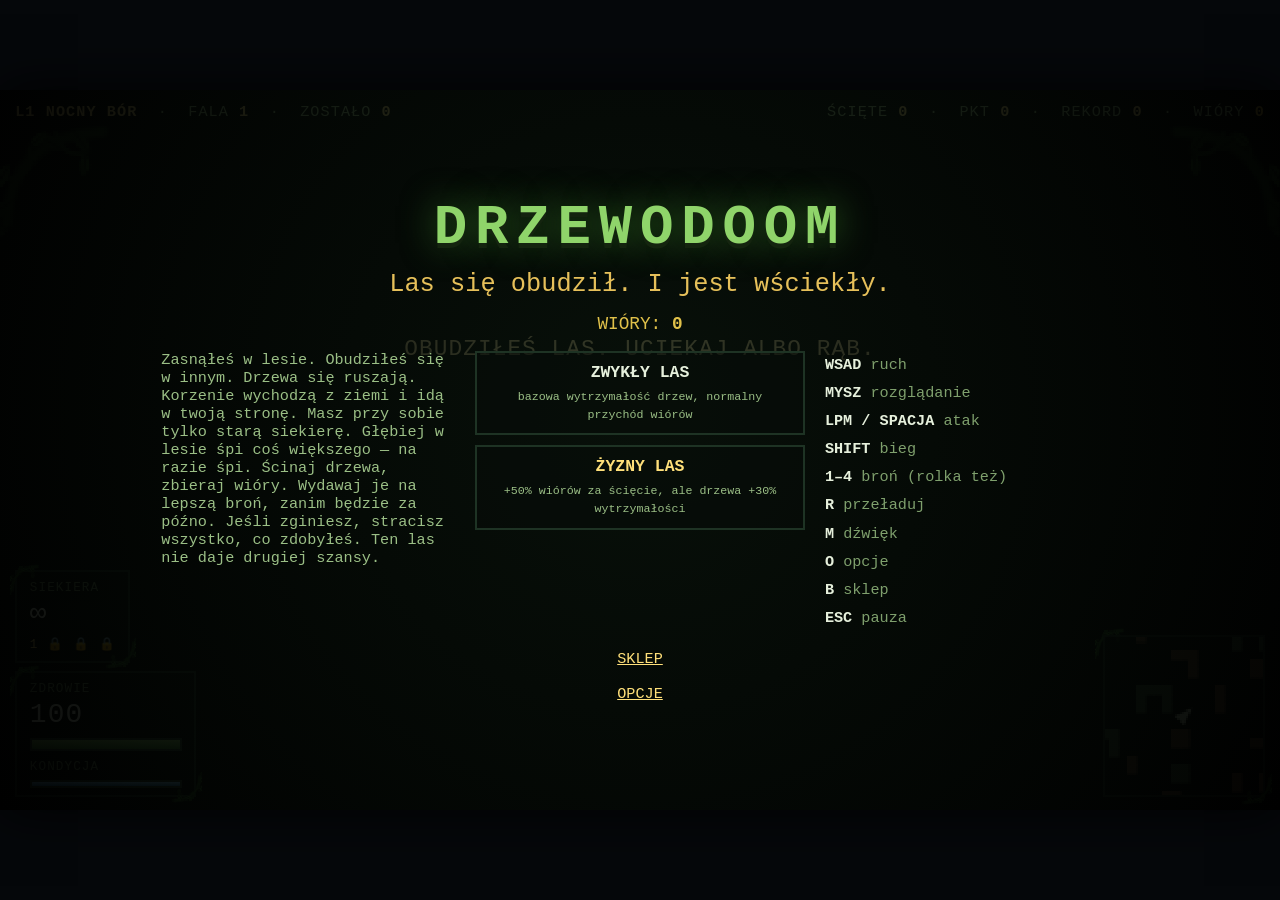
<file: doom-drzewa-bronie.html>
<!doctype html>
<html lang="pl">
<head>
<meta charset="utf-8">
<meta name="viewport" content="width=device-width,initial-scale=1">
<title>DRZEWODOOM — mieszanka</title>
<style>
  :root{ --s: 3; }
  *{ box-sizing:border-box; margin:0; padding:0; }
  html,body{ height:100%; background:#05070a; overflow:hidden;
    font-family:"Consolas","Courier New",monospace; color:#cfe3c4; }
  #app{ position:relative; margin:auto; background:#000; overflow:hidden;
        box-shadow:0 0 calc(20px*var(--s)) rgba(0,0,0,.9); }
  canvas#cv{ display:block; width:100%; height:100%; image-rendering:pixelated;
             image-rendering:crisp-edges; }
  #ui{ position:absolute; inset:0; pointer-events:none;
       font-size:calc(7px*var(--s)); line-height:1.3; letter-spacing:.06em;
       text-shadow:0 calc(1px*var(--s)) 0 #000, 0 0 calc(4px*var(--s)) rgba(0,0,0,.9); }

  #topbar{ position:absolute; top:calc(5px*var(--s)); left:calc(6px*var(--s));
           right:calc(6px*var(--s)); display:flex; justify-content:space-between;
           color:#9bbf86; font-size:calc(6px*var(--s)); }
  #topbar b{ color:#e8d27a; }

  #msg{ position:absolute; left:0; right:0; top:34%; text-align:center;
        color:#ffe9a8; font-size:calc(9px*var(--s)); opacity:0; transition:opacity .25s; }
  #msg.show{ opacity:1; }

  #bottom{ position:absolute; left:calc(6px*var(--s)); right:calc(6px*var(--s));
           bottom:calc(5px*var(--s)); display:flex; align-items:flex-end;
           justify-content:space-between; gap:calc(8px*var(--s)); }
  .blk{ background:rgba(6,12,8,.55); border:calc(1px*var(--s)) solid #1e3324;
        padding:calc(3px*var(--s)) calc(5px*var(--s)); }
  .lbl{ font-size:calc(5px*var(--s)); color:#6f8f61; }
  .big{ font-size:calc(11px*var(--s)); color:#e6f0dc; }
  .bar{ width:calc(60px*var(--s)); height:calc(5px*var(--s)); background:#132015;
        border:calc(1px*var(--s)) solid #2b4630; margin-top:calc(2px*var(--s)); }
  .bar > i{ display:block; height:100%; background:linear-gradient(#8fd46a,#3f8a35); width:100%; }
  #hpbar.low{ background:linear-gradient(#ff8a5a,#c22b2b); }
  .sbar{ height:calc(3px*var(--s)); }
  .sbar > i{ background:linear-gradient(#8ad8ff,#2f7fae); }
  .sbar.out > i{ background:linear-gradient(#ff9a5a,#b84a2a); }
  #bossbar{ position:absolute; top:calc(16px*var(--s)); left:50%;
            transform:translateX(-50%); text-align:center; }
  #bossbar.hide{ display:none; }
  #bossname{ font-size:calc(5px*var(--s)); color:#ff8a72; letter-spacing:.18em; }
  .bbar{ width:calc(88px*var(--s)); height:calc(4px*var(--s)); }
  .bbar > i{ background:linear-gradient(#ff6a4a,#8d1f14); }
  /* ---------- leśne akcenty: pnącza rysowane pod kolory biomu ----------
     Grafika powstaje w makeVineCorner() i wjeżdża tu zmiennymi --vine/--vine-big,
     dlatego przy zmianie lasu pnącza same zmieniają odcień. */
  /* #bossbar jest już absolutny (sam jest kontekstem dla swoich pnączy) */
  .blk, #minibox, #optrows{ position:relative; }
  .blk::before, .blk::after,
  #minibox::before, #minibox::after,
  #optrows::before, #optrows::after{
    content:''; position:absolute; pointer-events:none;
    width:calc(13px*var(--s)); height:calc(13px*var(--s));
    background:var(--vine) no-repeat center/100% 100%;
    image-rendering:pixelated; opacity:.9; }
  .blk::before, #minibox::before, #optrows::before{
    left:calc(-3px*var(--s)); top:calc(-3px*var(--s)); }
  .blk::after, #minibox::after, #optrows::after{
    right:calc(-3px*var(--s)); bottom:calc(-3px*var(--s)); transform:rotate(180deg); }
  #optrows::before, #optrows::after{ opacity:.75; }
  /* pasek bossa dostaje pnącza po bokach, żeby nie zasłaniać samego paska */
  #bossbar::before, #bossbar::after{
    content:''; position:absolute; pointer-events:none;
    top:50%; margin-top:calc(-5px*var(--s));
    width:calc(11px*var(--s)); height:calc(11px*var(--s));
    background:var(--vine) no-repeat center/100% 100%;
    image-rendering:pixelated; opacity:.8; }
  #bossbar::before{ left:calc(-14px*var(--s)); transform:rotate(-90deg); }
  #bossbar::after{ right:calc(-14px*var(--s)); transform:rotate(90deg); }
  /* pnącza zwisające z górnych narożników ekranu — rama lasu wokół obrazu */
  #frame{ position:absolute; inset:0; pointer-events:none; }
  #frame::before, #frame::after{
    content:''; position:absolute; top:calc(13px*var(--s));
    width:calc(48px*var(--s)); height:calc(48px*var(--s));
    background:var(--vine-big) no-repeat center/100% 100%;
    image-rendering:pixelated; opacity:.5; }
  #frame::before{ left:0; }
  #frame::after{ right:0; transform:scaleX(-1); }
  #minibox{ line-height:0; align-self:flex-end; }

  /* lewa kolumna HUD: broń u góry, pod nią zdrowie i kondycja */
  #sidehud{ display:flex; flex-direction:column; align-items:flex-start;
            gap:calc(3px*var(--s)); text-align:left; }
  #sidehud .bar{ margin-right:auto; }   /* paski trzymają się lewej krawędzi */
  #wepbox{ text-align:left; }
  #weplist{ font-size:calc(5px*var(--s)); color:#5d7a52; margin-top:calc(2px*var(--s)); }
  #weplist span.on{ color:#ffe07a; }
  #weplist span.off{ color:#3a4a34; }

  /* minimapa siedzi w prawym dolnym narożniku, jako ostatni element #bottom */
  #mini{ display:block; align-self:flex-end;
         width:calc(64px*var(--s)); height:calc(64px*var(--s));
         image-rendering:pixelated; opacity:.8;
         border:calc(1px*var(--s)) solid #1e3324; background:rgba(4,9,6,.5); }

  #overlay{ position:absolute; inset:0; display:flex; flex-direction:column;
            align-items:center; justify-content:center; gap:calc(4px*var(--s));
            background:radial-gradient(circle at 50% 45%, rgba(10,20,12,.82), rgba(0,0,0,.95));
            text-align:center; padding:calc(10px*var(--s)); cursor:pointer; }
  #overlay.hidden{ display:none; }
  #overlay h1{ font-size:calc(22px*var(--s)); letter-spacing:.14em; color:#8fd46a;
               text-shadow:0 calc(2px*var(--s)) 0 #14240f, 0 0 calc(14px*var(--s)) #2f6b22; }
  #overlay h2{ font-size:calc(10px*var(--s)); color:#e6c05a; font-weight:normal; }
  #overlay p{ font-size:calc(6px*var(--s)); color:#9bbf86; max-width:calc(200px*var(--s)); }
  #overlay .keys{ font-size:calc(6px*var(--s)); color:#7fa06d; line-height:1.9; }
  #overlay .keys b{ color:#e6f0dc; }
  #overlay .go{ margin-top:calc(6px*var(--s)); font-size:calc(8px*var(--s)); color:#fff;
                animation:blink 1.1s steps(2) infinite; }
  @keyframes blink{ 50%{ opacity:.25 } }
  #titlecols{ display:flex; align-items:flex-start; justify-content:center; gap:calc(8px*var(--s)); text-align:left; }
  #lore{ flex:1 1 0; max-width:calc(160px*var(--s)); font-size:calc(6px*var(--s)); color:#9bbf86; }
  #titlekeys{ flex:1 1 0; max-width:calc(120px*var(--s)); font-size:calc(6px*var(--s)); color:#7fa06d; line-height:1.85; }
  #titlekeys b{ color:#e6f0dc; }
  #modes{ flex:0 0 auto; display:flex; flex-direction:column; align-items:center; gap:calc(4px*var(--s)); }
  .modebox{ cursor:pointer; background:rgba(6,12,8,.55); border:calc(1px*var(--s)) solid #1e3324;
            padding:calc(4px*var(--s)) calc(6px*var(--s)); text-align:center;
            width:calc(130px*var(--s)); }
  .modebox:hover{ border-color:#8fd46a; }
  .modebox b{ display:block; font-size:calc(6.5px*var(--s)); color:#e6f0dc; margin-bottom:calc(2px*var(--s)); }
  .modebox span{ font-size:calc(4.6px*var(--s)); color:#9bbf86; }
  .modebox.rich b{ color:#ffe07a; }
  .modebox.rich:hover{ border-color:#ffe07a; }
  #stats{ font-size:calc(7px*var(--s)); color:#cfe3c4; line-height:1.8; }
  #optrows{ display:flex; flex-direction:column; gap:calc(2px*var(--s));
            margin-top:calc(3px*var(--s)); }
  .optrow{ display:flex; align-items:center; justify-content:space-between;
           gap:calc(4px*var(--s)); font-size:calc(6px*var(--s)); color:#9bbf86;
           background:rgba(6,12,8,.55); border:calc(1px*var(--s)) solid #1e3324;
           padding:calc(2px*var(--s)) calc(4px*var(--s)); min-width:calc(168px*var(--s)); }
  .optrow b{ color:#e6f0dc; min-width:calc(52px*var(--s)); text-align:center; }
  .optbtn{ cursor:pointer; color:#ffe07a; padding:0 calc(3px*var(--s)); }
  .optbtn:hover{ color:#fff; }
  #overlay .link{ cursor:pointer; color:#ffe07a; text-decoration:underline;
                  font-size:calc(6px*var(--s)); margin-top:calc(3px*var(--s)); }
</style>
</head>
<body>
<div id="app">
  <canvas id="cv" width="480" height="270"></canvas>
  <div id="ui">
    <div id="frame"></div>
    <div id="topbar">
      <div><b id="biome">NOCNY BÓR</b> &nbsp;·&nbsp; FALA <b id="wave">1</b> &nbsp;·&nbsp; ZOSTAŁO <b id="left">0</b></div>
      <div>ŚCIĘTE <b id="kills">0</b> &nbsp;·&nbsp; PKT <b id="score">0</b> &nbsp;·&nbsp; REKORD <b id="best">0</b>
        &nbsp;·&nbsp; WIÓRY <b id="chips" style="color:#e0c14a">0</b></div>
    </div>
    <div id="bossbar" class="hide">
      <div id="bossname">PRADRZEW</div>
      <div class="bar bbar"><i id="bosshp"></i></div>
    </div>
    <div id="msg"></div>
    <div id="bottom">
      <div id="sidehud">
        <div class="blk" id="wepbox">
          <div class="lbl" id="wepname">SIEKIERA</div>
          <div class="big" id="ammo">∞</div>
          <div id="weplist"><span class="on">1</span> <span>2</span> <span>3</span> <span>4</span></div>
        </div>
        <div class="blk">
          <div class="lbl">ZDROWIE</div>
          <div class="big" id="hpnum">100</div>
          <div class="bar"><i id="hpbar"></i></div>
          <div class="lbl" style="margin-top:calc(3px*var(--s))">KONDYCJA</div>
          <div class="bar sbar"><i id="stambar"></i></div>
        </div>
      </div>
      <div id="minibox"><canvas id="mini" width="72" height="72"></canvas></div>
    </div>
  </div>
  <div id="overlay"></div>
</div>

<script>
"use strict";
/* ============================================================
   DRZEWODOOM — raycasterowy klon Dooma, w którym gonią Cię drzewa

   WARIANT „MIESZANKA” (wg remont-rendera.html): P0 licznik renderu, A2 szum fBm,
   A3 mipmapy, B1★ światło na ścianach i sprite'ach, B2 statyczna lightmapa,
   B4 światła dynamiczne, B5 kolor światła, B7 kierunkowy księżyc, B10 cień kontaktowy.
   Jeden plik, zero zależności.
   ============================================================ */

/* ---------- opcje gracza (czułość, FOV, rozdzielczość, głośność) ---------- */
function clampNum(v,a,b,d){ v=+v; return isFinite(v) ? (v<a?a:v>b?b:v) : d; }
const RES = [[320,180],[480,270],[640,360]];
const OPT_KEY = 'drzewodoom.opt';
let opt = { sens:1, fov:1, res:1, vol:0.5 };
try{
  const raw = localStorage.getItem(OPT_KEY);
  if(raw){ const o=JSON.parse(raw)||{};
    opt = { sens:clampNum(o.sens,0.3,2.5,1), fov:clampNum(o.fov,0.8,1.4,1),
            res:Math.min(RES.length-1, Math.max(0, o.res|0)), vol:clampNum(o.vol,0,1,0.5) }; }
}catch(err){ /* prywatne okno — gramy na domyślnych */ }
function saveOpt(){ try{ localStorage.setItem(OPT_KEY, JSON.stringify(opt)); }catch(err){} }

let W = RES[opt.res][0], H = RES[opt.res][1];
let PLANE = 0.66*opt.fov;                    // połowa szerokości płaszczyzny rzutu
const cv  = document.getElementById('cv');
const ctx = cv.getContext('2d', { alpha:false });

// Bufory zależą od rozdzielczości, więc są zmienne i przydzielane od nowa
// przy każdej zmianie w opcjach (applyRes()).
let img, buf, zbuf, vign=null;
function allocBuffers(){
  cv.width = W; cv.height = H;
  ctx.imageSmoothingEnabled = false;
  img  = ctx.createImageData(W, H);
  buf  = new Uint32Array(img.data.buffer);
  zbuf = new Float32Array(W);
  vign = null;                               // winieta ma rozmiar ekranu
}
allocBuffers();

const mini = document.getElementById('mini');
const mctx = mini.getContext('2d');

// Mgła i jej zasięg zmieniają się wraz z biomem, a kolor mgły jest wpalany
// w poziomy przyciemnienia tekstur — dlatego przy zmianie poziomu przebudowujemy
// cały zestaw grafik (patrz rebuildArt()).
let MAXFOG = 13.5;                   // dystans całkowitego zaniku we mgle
let FOG = [10, 15, 22];              // kolor mgły

/* ---------- narzędzia ---------- */
function mulberry32(a){ return function(){ a|=0; a=a+0x6D2B79F5|0;
  let t=Math.imul(a^a>>>15,1|a); t=t+Math.imul(t^t>>>7,61|t)^t;
  return ((t^t>>>14)>>>0)/4294967296; }; }
const clamp=(v,a,b)=>v<a?a:v>b?b:v;
const lerp =(a,b,t)=>a+(b-a)*t;

/* ---------- A2: szum proceduralny (kafelkujacy) ----------
   Jedno zrodlo ziarna dla kory, kamienia i trawy. `per` to liczba komorek
   siatki na cala teksture - krata zawija sie mod `per`, wiec kafel nie ma szwu. */
function hash2(x,y,seed){
  let h = Math.imul(x,374761393) + Math.imul(y,668265263) + Math.imul(seed,1274126177);
  h = Math.imul(h ^ (h>>>13), 1274126177);
  return ((h ^ (h>>>16))>>>0) / 4294967296;
}
const smoothT = t => t*t*(3-2*t);
function vnoise(u,v,per,seed){
  const x=u*per, y=v*per;
  const xi=Math.floor(x), yi=Math.floor(y);
  const xf=smoothT(x-xi), yf=smoothT(y-yi);
  const x0=((xi%per)+per)%per, y0=((yi%per)+per)%per;
  const x1=(x0+1)%per,        y1=(y0+1)%per;
  return lerp(lerp(hash2(x0,y0,seed), hash2(x1,y0,seed), xf),
              lerp(hash2(x0,y1,seed), hash2(x1,y1,seed), xf), yf);
}
// fBm: kazda kolejna oktawa dwa razy gestsza i dwa razy cichsza
function fbm(u,v,base,seed,oct){
  let s=0, amp=0.5, norm=0, f=base;
  for(let o=0;o<oct;o++){
    s += vnoise(u,v,f,seed+o*131)*amp;
    norm += amp; amp *= 0.5; f *= 2;
  }
  return s/norm;
}
function hexRGB(h){ const v=parseInt(h.slice(1),16); return [(v>>16)&255,(v>>8)&255,v&255]; }
const TEXN = 64;

/* ============================================================
   MAPA
   ============================================================ */
const RAW = [
 "################################",
 "#..............................#",
 "#..BBB......MMM.........BB.....#",
 "#..B..........M.........BB.....#",
 "#..B.......B..M................#",
 "#..........B..........MMMM.....#",
 "#....MM....B..........M..M.....#",
 "#....MM...............M..M.....#",
 "#..............BBB.............#",
 "#....B...........B......BB.....#",
 "#....B...........B......BB.....#",
 "#....B.........................#",
 "#..........MMMM.....B..........#",
 "#..........M..M.....B..........#",
 "#..BB......M..M.....B......M...#",
 "#..BB......................M...#",
 "#..........................M...#",
 "#.....MMM......BB..............#",
 "#.......M......BB.......BBB....#",
 "#.......M.................B....#",
 "#.........B...............B....#",
 "#....B....B....MM..............#",
 "#....B.........MM.....B..B.....#",
 "#....B................B..B.....#",
 "#.............BB...............#",
 "#....MMMM.....BB......MM.......#",
 "#.......M.............MM.......#",
 "#.......M......................#",
 "#..BB.......B........BBB.......#",
 "#..BB.......B..................#",
 "#..............................#",
 "################################",
];
let map = [], MW = 0, MH = 0;
const cell = (x,y)=> (x<0||y<0||x>=MW||y>=MH) ? 1 : map[y|0][x|0];

function applyMap(g){ map = g.m; MW = g.w; MH = g.h; }

// Poziom 1 to ręcznie ułożona mapa z RAW — znajomy start przed proceduralnymi.
function mapFromRAW(){
  const h = RAW.length, w = Math.max(...RAW.map(r=>r.length));
  const m = [];
  for(let y=0;y<h;y++){
    const row = new Uint8Array(w);
    for(let x=0;x<w;x++){
      const c = RAW[y][x] || '.';
      let v = 0;
      if(c==='#') v=1; else if(c==='B') v=2; else if(c==='M') v=3;
      if(x===0||y===0||x===w-1||y===h-1) v=1;   // zawsze domknięta granica
      row[x]=v;
    }
    m.push(row);
  }
  return { m, w, h };
}

/* ---------- generator map ---------- */
// Rozrzuca kępy w duchu ręcznej mapy: bloki, żywopłoty, puste w środku
// kwadraty i pojedyncze drzewa. Gęstość rośnie z poziomem.
function genMap(seed, level){
  const rnd = mulberry32(seed);
  const w = 32 + (rnd()*7|0), h = 32 + (rnd()*7|0);
  const m = [];
  for(let y=0;y<h;y++) m.push(new Uint8Array(w));
  for(let x=0;x<w;x++){ m[0][x]=1; m[h-1][x]=1; }
  for(let y=0;y<h;y++){ m[y][0]=1; m[y][w-1]=1; }
  const set=(x,y,v)=>{ if(x>0&&y>0&&x<w-1&&y<h-1) m[y][x]=v; };

  const density = Math.min(0.115, 0.060 + (level-1)*0.006);
  const clumps  = Math.round(w*h*density/3);
  for(let i=0;i<clumps;i++){
    const x = 1+(rnd()*(w-2)|0), y = 1+(rnd()*(h-2)|0);
    const mat = rnd()<0.55 ? 2 : (rnd()<0.55 ? 1 : 3);
    const shape = rnd();
    if(shape<0.28){                       // zwarty blok
      const bw=1+(rnd()*3|0), bh=1+(rnd()*3|0);
      for(let a=0;a<bw;a++) for(let b=0;b<bh;b++) set(x+a,y+b,mat);
    } else if(shape<0.55){                // żywopłot
      const len=2+(rnd()*5|0), hor=rnd()<0.5;
      for(let a=0;a<len;a++) set(x+(hor?a:0), y+(hor?0:a), mat);
    } else if(shape<0.78){                // pusty w środku kwadrat — jak MMMM w oryginale
      const s=3+(rnd()*2|0);
      for(let a=0;a<s;a++){ set(x+a,y,mat); set(x+a,y+s-1,mat); set(x,y+a,mat); set(x+s-1,y+a,mat); }
    } else {                              // kępa
      set(x,y,mat);
      if(rnd()<0.5) set(x+1,y,mat);
      if(rnd()<0.5) set(x,y+1,mat);
      if(rnd()<0.25) set(x+1,y+1,mat);
    }
  }
  return { m, w, h };
}

// Zamurowuje wszystkie obszary poza największym spójnym — inaczej wrogowie
// zespawnowani w odciętej kieszeni nigdy nie dojdą i fala nigdy się nie skończy.
// Sąsiedztwo 4-kierunkowe, bo tryMove przesuwa się osobno po osiach:
// przejście „po skosie" nie istnieje.
function largestRegion(m,w,h){
  const seen = new Uint8Array(w*h);
  const regions = [];
  let bestSize = 0, best = null;
  const stack = [];
  for(let y=1;y<h-1;y++) for(let x=1;x<w-1;x++){
    if(m[y][x]!==0 || seen[y*w+x]) continue;
    stack.length=0; stack.push(x,y); seen[y*w+x]=1;
    const reg=[];
    while(stack.length){
      const cy=stack.pop(), cx=stack.pop();
      reg.push(cy*w+cx);
      if(cx>1     && m[cy][cx-1]===0 && !seen[cy*w+cx-1]){ seen[cy*w+cx-1]=1; stack.push(cx-1,cy); }
      if(cx<w-2   && m[cy][cx+1]===0 && !seen[cy*w+cx+1]){ seen[cy*w+cx+1]=1; stack.push(cx+1,cy); }
      if(cy>1     && m[cy-1][cx]===0 && !seen[(cy-1)*w+cx]){ seen[(cy-1)*w+cx]=1; stack.push(cx,cy-1); }
      if(cy<h-2   && m[cy+1][cx]===0 && !seen[(cy+1)*w+cx]){ seen[(cy+1)*w+cx]=1; stack.push(cx,cy+1); }
    }
    regions.push(reg);
    if(reg.length>bestSize){ bestSize=reg.length; best=reg; }
  }
  for(const reg of regions){
    if(reg===best) continue;
    for(const idx of reg) m[(idx/w)|0][idx%w] = 1;
  }
  return bestSize;
}

// Powtarza losowanie, aż mapa jest dość otwarta i ma choć jedną polanę 3x3
// (findOpenSpot potrzebuje jej na punkt startowy gracza).
function buildMap(seed, level){
  for(let attempt=0; attempt<60; attempt++){
    const g = genMap(seed + attempt*7919, level);
    const open = largestRegion(g.m, g.w, g.h);
    if(open < g.w*g.h*0.42) continue;
    let has3=false;
    for(let y=2;y<g.h-2 && !has3;y++){
      for(let x=2;x<g.w-2;x++){
        let ok=true;
        for(let oy=-1;oy<=1 && ok;oy++) for(let ox=-1;ox<=1;ox++)
          if(g.m[y+oy][x+ox]!==0){ ok=false; break; }
        if(ok){ has3=true; break; }
      }
    }
    if(has3) return g;
  }
  return mapFromRAW();          // awaryjnie: znana, na pewno grywalna mapa
}

/* ============================================================
   TEKSTURY (proceduralne, z 32 poziomami przyciemnienia)
   ============================================================ */
/* ============================================================
   SWIATLO  (B2 statyczna lightmapa, B4 swiatla dynamiczne, B7 ksiezyc)
   ============================================================
   Mnoznik RGB liczony jest raz na kolumne sciany i raz na sprite - nigdy
   na piksel. Podloga zostaje na niezmienionym LUT mgly (wariant B1*). */
let LM=null;                       // Float32Array, 3 kanaly na komorke, 1.0 = neutralnie
const LT=[1,1,1];                  // bufor roboczy, zeby nie alokowac w petli

const DL=[];                       // swiatla dynamiczne
const MAXDL=10;

function addLight(x,y,col,rad,life){
  if(DL.length>=MAXDL) DL.shift();  // najstarsze wypada; przy 10 nikt nie zauwazy
  DL.push({x,y,c:col,rad,t:life,life});
}

function buildLightmap(B, seed){
  LM = new Float32Array(MW*MH*3);
  const rnd = mulberry32(seed);

  // 1. otwartosc: ile nieba widzi komorka. Wazone jadro 7x7 to tania,
  //    ale zaskakujaco przekonujaca aproksymacja sky occlusion.
  const amb=new Float32Array(MW*MH);
  for(let y=0;y<MH;y++) for(let x=0;x<MW;x++){
    if(cell(x,y)!==0) continue;
    let open=0, tot=0;
    for(let dy=-3;dy<=3;dy++) for(let dx=-3;dx<=3;dx++){
      const w=1/(1+dx*dx+dy*dy);
      tot+=w; if(cell(x+dx,y+dy)===0) open+=w;
    }
    amb[y*MW+x]=open/tot;
  }

  // 2. ambient nieba - kolor z biomu, sila z otwartosci
  const A=B.ambient, lo=B.ambientMin;
  for(let i=0;i<MW*MH;i++){
    const k = lo + (1-lo)*amb[i];
    LM[i*3]=A[0]*k; LM[i*3+1]=A[1]*k; LM[i*3+2]=A[2]*k;
  }

  // 2b. bez B3 (probkowanie dwuliniowe) granice komorek sa schodkowe -
  //     jedno rozmycie 3x3 zdejmuje 90% problemu
  const tmp=Float32Array.from(LM);
  for(let y=0;y<MH;y++) for(let x=0;x<MW;x++){
    if(cell(x,y)!==0) continue;
    let r=0,g=0,b=0,n=0;
    for(let dy=-1;dy<=1;dy++) for(let dx=-1;dx<=1;dx++){
      const cx=x+dx, cy=y+dy;
      if(cx<0||cy<0||cx>=MW||cy>=MH||cell(cx,cy)!==0) continue;
      const j=(cy*MW+cx)*3; r+=tmp[j]; g+=tmp[j+1]; b+=tmp[j+2]; n++;
    }
    const i=(y*MW+x)*3;
    LM[i]=r/n; LM[i+1]=g/n; LM[i+2]=b/n;
  }

  // 3. zrodla statyczne w losowych otwartych komorkach
  for(let i=0,put=0; i<400 && put<B.lights; i++){
    const x=1+(rnd()*(MW-2)|0), y=1+(rnd()*(MH-2)|0);
    if(cell(x,y)!==0) continue;
    if(amb[y*MW+x] > 0.75) continue;     // swiatla maja sens w gaszczu, nie na polanie
    addStaticLight(x+0.5, y+0.5, B.lightCol, B.lightRad);
    put++;
  }
}

function addStaticLight(lx,ly,col,rad){
  const x0=Math.max(0,(lx-rad)|0), x1=Math.min(MW-1,(lx+rad)|0);
  const y0=Math.max(0,(ly-rad)|0), y1=Math.min(MH-1,(ly+rad)|0);
  for(let cy=y0;cy<=y1;cy++) for(let cx=x0;cx<=x1;cx++){
    if(cell(cx,cy)!==0) continue;
    const d=Math.hypot(cx+0.5-lx, cy+0.5-ly);
    if(d>rad) continue;
    if(!losClear(lx,ly,cx+0.5,cy+0.5)) continue;
    const f=(1-d/rad)*(1-d/rad);
    const i=(cy*MW+cx)*3;
    LM[i]+=col[0]*f; LM[i+1]+=col[1]*f; LM[i+2]+=col[2]*f;
  }
}

// Odczyt: statyka + swiatla dynamiczne. Wolane raz na kolumne / raz na sprite.
function lightAt(px,py,out){
  const cx=px|0, cy=py|0;
  if(!LM || px<0 || py<0 || cx>=MW || cy>=MH){ out[0]=out[1]=out[2]=1; }
  else {
    const i=(cy*MW+cx)*3;
    out[0]=LM[i]; out[1]=LM[i+1]; out[2]=LM[i+2];
  }
  for(let i=0;i<DL.length;i++){
    const L=DL[i];
    const dx=px-L.x, dy=py-L.y, d2=dx*dx+dy*dy;
    if(d2 > L.rad*L.rad) continue;
    const f=1-Math.sqrt(d2)/L.rad;
    const k=f*f*(L.t/L.life);          // kwadratowy spadek + wygasanie w czasie
    out[0]+=L.c[0]*k; out[1]+=L.c[1]*k; out[2]+=L.c[2]*k;
  }
}

/* ---------- B7: kierunkowe swiatlo ksiezyca ----------
   0:+X  1:-X  2:+Y  3:-Y - normalna sciany wskazuje NA gracza. */
const FACE_N=[[1,0],[-1,0],[0,1],[0,-1]];
const faceK=new Float32Array([1,1,1,1]);
function updateFaceLight(B){
  for(let i=0;i<4;i++){
    const d = FACE_N[i][0]*B.moonDir[0] + FACE_N[i][1]*B.moonDir[1];
    faceK[i] = 1 + d*B.moonStr;
  }
}

function makeCanvas(w,h){ const c=document.createElement('canvas'); c.width=w; c.height=h; return c; }
function grab(c){
  const g=c.getContext('2d');
  const d=g.getImageData(0,0,c.width,c.height);
  return { w:c.width, h:c.height, data:new Uint32Array(d.data.buffer) };
}
function shadeLevels(tex, n){
  const lv=[];
  for(let l=0;l<n;l++){
    const f = 1 - l/(n-1);
    const out = new Uint32Array(tex.data.length);
    for(let i=0;i<tex.data.length;i++){
      const c = tex.data[i];
      const a = (c>>>24)&255;
      if(a<128){ out[i]=0; continue; }
      const r = c&255, g=(c>>>8)&255, b=(c>>>16)&255;
      const nr = (r*f + FOG[0]*(1-f))|0;
      const ng = (g*f + FOG[1]*(1-f))|0;
      const nb = (b*f + FOG[2]*(1-f))|0;
      out[i] = (255<<24)|(nb<<16)|(ng<<8)|nr;
    }
    lv.push(out);
  }
  tex.lv = lv; tex.n = n;
  return tex;
}

/* ---------- A3: piramida mipmap ----------
   Filtr pudelkowy 2x2. Teksele w pelni przezroczyste nie brudza sredniej,
   bo inaczej sprite'y dostaja aureole w kolorze tla. */
const MIP_N = 3;
function downsample(src,w,h){
  const w2=w>>1, h2=h>>1, out=new Uint32Array(w2*h2);
  for(let y=0;y<h2;y++) for(let x=0;x<w2;x++){
    let r=0,g=0,b=0,cnt=0;
    for(let dy=0;dy<2;dy++) for(let dx=0;dx<2;dx++){
      const c=src[(y*2+dy)*w + x*2+dx];
      if(((c>>>24)&255)<128) continue;
      r+=c&255; g+=(c>>>8)&255; b+=(c>>>16)&255; cnt++;
    }
    // prog 2 z 4: sprite zachowuje sylwetke zamiast sie rozpuszczac
    out[y*w2+x] = cnt<2 ? 0
      : (255<<24)|(((b/cnt)|0)<<16)|(((g/cnt)|0)<<8)|((r/cnt)|0);
  }
  return {w:w2,h:h2,data:out};
}
// zastepuje bezposrednie wywolania shadeLevels(...) w rebuildArt/makeSprite
function buildTex(tex, n){
  const mips=[{w:tex.w,h:tex.h,data:tex.data}];
  while(mips.length<MIP_N){
    const m=mips[mips.length-1];
    if(m.w<=8||m.h<=8) break;
    mips.push(downsample(m.data,m.w,m.h));
  }
  tex.mip = mips.map(m => shadeLevels(m, n));
  tex.w=mips[0].w; tex.h=mips[0].h; tex.n=n;
  tex.lv = tex.mip[0].lv;
  return tex;
}
// wybor poziomu z zabezpieczeniem przed skrocona piramida
function pickMip(tex, idx){
  const m=tex.mip;
  return m[idx < m.length ? idx : m.length-1];
}

/* ---------- biomy ----------
   Każdy poziom (10 fal) to inny biom: inna mgła, inne tekstury ścian i
   podłoża, inne niebo i inny odcień samych drzew. */
const BIOMES = [
  { name:'NOCNY BÓR', fog:[10,15,22], maxfog:13.5,
    ambient:[0.82,0.90,1.08], ambientMin:0.42, lights:0,  lightCol:[0,0,0],         lightRad:0,
    moonDir:[-0.71,-0.71], moonStr:0.26,
    stone:'#3a3d42', stoneRGB:[70,74,80],
    bark:'#4a3524', barkDark:[30,20,12], barkLite:[120,92,60], knot:['#2b1d12','#5c452e'],
    moss:[40,90,30], mossVar:[40,70,40], vine:'rgba(50,110,45,.6)',
    grass:'#1d2c17', grassA:[28,52,22], grassAVar:[22,40,18],
    grassB:[12,24,10], grassBVar:[14,20,10], litter:[70,55,30], sparkle:'rgba(190,190,120,.35)',
    treeTint:null, mini:['#4a4f56','#6a4b30','#3d5c3a'],
    sky:{ stops:['#04060d','#0b1522','#16242a','#0a1210'], stars:700, moon:true,
          cloud:'40,55,70', treeline:['#0a140e','#08110c','#050c08'] } },

  { name:'TRZĘSAWISKO', fog:[12,22,17], maxfog:10.5,
    ambient:[0.78,0.95,0.84], ambientMin:0.34, lights:7,  lightCol:[0.15,0.55,0.30], lightRad:3.5,
    moonDir:[0.38,-0.92], moonStr:0.10,
    stone:'#2c3a31', stoneRGB:[56,74,62],
    bark:'#3b3526', barkDark:[18,22,14], barkLite:[92,100,62], knot:['#1d2216','#4a5230'],
    moss:[45,105,45], mossVar:[45,80,40], vine:'rgba(70,130,60,.75)',
    grass:'#1a2418', grassA:[34,54,28], grassAVar:[24,36,16],
    grassB:[26,30,16], grassBVar:[18,18,10], litter:[60,58,32], sparkle:'rgba(150,200,150,.30)',
    treeTint:'rgba(24,60,42,.22)', mini:['#3c4a41','#5a5230','#3f6444'],
    sky:{ stops:['#070d0b','#0d1a14','#16261c','#0b1410'], stars:120, moon:false,
          cloud:'50,80,62', treeline:['#0b1610','#08120c','#050d08'] } },

  { name:'ZGLISZCZA', fog:[30,18,13], maxfog:15.5,
    ambient:[1.02,0.84,0.72], ambientMin:0.30, lights:12, lightCol:[0.95,0.42,0.12], lightRad:4.5,
    moonDir:[0.00,1.00], moonStr:0.20,
    stone:'#3b3532', stoneRGB:[74,66,60],
    bark:'#2e241f', barkDark:[14,10,8], barkLite:[96,66,44], knot:['#140e0a','#4a3020'],
    moss:[90,50,25], mossVar:[70,40,20], vine:'rgba(120,60,30,.5)',
    grass:'#241d19', grassA:[52,42,34], grassAVar:[30,24,18],
    grassB:[26,20,17], grassBVar:[18,14,10], litter:[90,50,28], sparkle:'rgba(255,140,60,.45)',
    treeTint:'rgba(40,20,12,.42)', mini:['#544a44','#4a3a30','#6a4a30'],
    sky:{ stops:['#120806','#24100a','#3a1a0e','#180b07'], stars:90, moon:false,
          cloud:'90,50,36', treeline:['#1a0e09','#140a07','#0d0705'] } },

  { name:'SZRON', fog:[34,42,52], maxfog:9.5,
    ambient:[0.90,0.98,1.15], ambientMin:0.58, lights:0,  lightCol:[0,0,0],         lightRad:0,
    moonDir:[-0.92,-0.38], moonStr:0.34,
    stone:'#4a5460', stoneRGB:[96,110,126],
    bark:'#4e4a46', barkDark:[30,32,36], barkLite:[150,160,175], knot:['#2a2c30','#6a7078'],
    moss:[150,175,195], mossVar:[50,50,50], vine:'rgba(180,200,220,.5)',
    grass:'#8e9aa8', grassA:[170,182,196], grassAVar:[40,40,40],
    grassB:[120,134,150], grassBVar:[30,30,34], litter:[90,96,104], sparkle:'rgba(235,245,255,.7)',
    treeTint:'rgba(150,178,205,.26)', mini:['#5e6a78','#5a5450','#7a8894'],
    sky:{ stops:['#070b14','#101a2a','#1e2c40','#141c26'], stars:900, moon:true,
          cloud:'70,90,120', treeline:['#141c26','#101720','#0b1017'] } },

  { name:'GRZYBNIA', fog:[26,13,32], maxfog:11.5,
    ambient:[0.62,0.55,0.80], ambientMin:0.18, lights:20, lightCol:[0.70,0.25,0.95], lightRad:3.0,
    moonDir:[0.00,-1.00], moonStr:0.06,
    stone:'#3a2c44', stoneRGB:[74,56,88],
    bark:'#42283e', barkDark:[20,10,20], barkLite:[118,70,110], knot:['#1c0e1c','#5a3452'],
    moss:[140,60,150], mossVar:[60,40,60], vine:'rgba(150,70,160,.6)',
    grass:'#221630', grassA:[58,34,70], grassAVar:[30,20,36],
    grassB:[30,18,38], grassBVar:[18,12,22], litter:[110,60,120], sparkle:'rgba(220,140,255,.55)',
    treeTint:'rgba(92,40,112,.30)', mini:['#4e3c5a','#523046','#6a4070'],
    sky:{ stops:['#0a0512','#170a24','#261038','#120a1c'], stars:1100, moon:false,
          cloud:'70,40,90', treeline:['#140a1c','#0f0715','#0a050e'] } },
];

function texBark(B){
  const N=TEXN, sd=7;
  const c=makeCanvas(N,N), g=c.getContext('2d');
  const im=g.createImageData(N,N), px=new Uint32Array(im.data.buffer);
  const base=hexRGB(B.bark), dk=B.barkDark, lt=B.barkLite;

  for(let y=0;y<N;y++) for(let x=0;x<N;x++){
    const u=x/N, v=y/N;
    // domena zgnieciona w pionie -> wlokna biegna wzdluz pnia.
    // fBm ma odchylenie ~0.08, wiec kazdy sklad rozciagamy wokol 0.5 -
    // bez tego kora jest plaska plama w gornej polowie zakresu.
    const fib   = (fbm(u, v*0.15, 12, sd, 3) - 0.5)*2.8;
    // funkcja grzbietowa: |2n-1| daje ostre bruzdy zamiast miekkich plam
    const bruzd = Math.abs(fbm(u, v*0.25, 6, sd+23, 2)*2-1);
    const plamy = (fbm(u, v, 3, sd+41, 2) - 0.5)*1.4;   // duze przebarwienia

    const t = clamp(0.52 + fib*0.42 + (0.30-bruzd)*0.90 - plamy*0.30, 0, 1);
    const lo = t<0.5, m = lo ? t*2 : (t-0.5)*2;
    const r = lo ? lerp(dk[0],base[0],m) : lerp(base[0],lt[0],m);
    const gg= lo ? lerp(dk[1],base[1],m) : lerp(base[1],lt[1],m);
    const b = lo ? lerp(dk[2],base[2],m) : lerp(base[2],lt[2],m);
    px[y*N+x] = (255<<24)|((b|0)<<16)|((gg|0)<<8)|(r|0);
  }
  g.putImageData(im,0,0);

  // seki zostaja na canvasie - kilka elips czyta sie lepiej niz szum
  const r=mulberry32(sd), sc=N/64;
  for(let i=0;i<5;i++){
    const x=(6+r()*52)*sc, y=(6+r()*52)*sc, rr=(3+r()*4)*sc;
    g.fillStyle=B.knot[0]; g.beginPath(); g.ellipse(x,y,rr,rr*.7,0,0,7); g.fill();
    g.fillStyle=B.knot[1]; g.beginPath(); g.ellipse(x,y,rr*.5,rr*.35,0,0,7); g.fill();
  }
  // UWAGA: ciemne pasy maskujace szew kafla usuniete - szum kafelkuje sie sam
  return grab(c);
}
function texStone(moss,B){
  const N=TEXN, sd=moss?31:13, sc=N/64;
  const c=makeCanvas(N,N), g=c.getContext('2d'), r=mulberry32(sd);
  g.fillStyle=B.stone; g.fillRect(0,0,N,N);
  // siatka blokow zostaje - daje czytelny rytm muru
  for(let row=0;row<4;row++){
    const off = (row%2)*8*sc;
    for(let col=-1;col<5;col++){
      const x=col*16*sc+off+sc, y=row*16*sc+sc, w=14*sc, h=14*sc;
      const t=.6+r()*.4;
      g.fillStyle=`rgb(${(B.stoneRGB[0]*t)|0},${(B.stoneRGB[1]*t)|0},${(B.stoneRGB[2]*t)|0})`;
      g.fillRect(x,y,w,h);
      g.fillStyle='rgba(255,255,255,.06)'; g.fillRect(x,y,w,2*sc);
      g.fillStyle='rgba(0,0,0,.28)'; g.fillRect(x,y+h-2*sc,w,2*sc);
    }
  }

  // A2: cetkowanie fbm zamiast 200 losowych czarnych pikseli,
  //     mech jako prog na szumie zamiast 90 losowych elips (platy, nie konfetti)
  const im=g.getImageData(0,0,N,N), d=im.data;
  for(let y=0;y<N;y++) for(let x=0;x<N;x++){
    const u=x/N, v=y/N, i=(y*N+x)*4;
    const k = 1 + (fbm(u,v,8,sd,3)-0.5)*1.5;          // cetkowanie +-18%
    let rr=d[i]*k, gg=d[i+1]*k, bb=d[i+2]*k;
    if(moss){
      const m = fbm(u,v,4,sd+7,2);
      if(m>0.58){
        const a = Math.min(0.8,(m-0.58)*4.2);
        const n2 = fbm(u,v,16,sd+13,2);
        rr = lerp(rr, B.moss[0]+n2*B.mossVar[0], a);
        gg = lerp(gg, B.moss[1]+n2*B.mossVar[1], a);
        bb = lerp(bb, B.moss[2]+n2*B.mossVar[2], a);
      }
    }
    d[i]=clamp(rr,0,255)|0; d[i+1]=clamp(gg,0,255)|0; d[i+2]=clamp(bb,0,255)|0;
  }
  g.putImageData(im,0,0);

  if(moss){
    for(let i=0;i<14;i++){                // zwisajace pnacza
      const x=r()*N; g.strokeStyle=B.vine; g.lineWidth=sc;
      g.beginPath(); g.moveTo(x,0); g.quadraticCurveTo(x+(r()*8-4)*sc,20*sc,x+(r()*10-5)*sc,(18+r()*30)*sc); g.stroke();
    }
  }
  return grab(c);
}
function texGrass(B){
  const N=TEXN, c=makeCanvas(N,N), g=c.getContext('2d'), r=mulberry32(99);
  const im=g.createImageData(N,N), px=new Uint32Array(im.data.buffer);
  // A2: dwie oktawy o roznej skali - kepy i ziarno pojedynczych zdziebel
  for(let y=0;y<N;y++) for(let x=0;x<N;x++){
    const u=x/N, v=y/N;
    const kepy   = fbm(u,v,5,99,2);
    const ziarno = fbm(u,v,24,99,1);
    const mix = clamp((kepy-0.44)*2.6 + 0.5, 0, 1);
    const jit = ziarno-0.5;
    const rr = lerp(B.grassB[0],B.grassA[0],mix) + jit*B.grassAVar[0];
    const gg = lerp(B.grassB[1],B.grassA[1],mix) + jit*B.grassAVar[1];
    const bb = lerp(B.grassB[2],B.grassA[2],mix) + jit*B.grassAVar[2];
    px[y*N+x] = (255<<24)|((clamp(bb,0,255)|0)<<16)|((clamp(gg,0,255)|0)<<8)|(clamp(rr,0,255)|0);
  }
  g.putImageData(im,0,0);

  const sc=N/64;
  for(let i=0;i<40;i++){                  // galazki i liscie - maja byc nieregularne
    const x=r()*N,y=r()*N;
    g.fillStyle=`rgba(${B.litter[0]+r()*30|0},${B.litter[1]+r()*20|0},${B.litter[2]+r()*15|0},.7)`;
    g.fillRect(x,y,(2+r()*3)*sc,sc);
  }
  for(let i=0;i<10;i++){                   // iskierki
    const x=r()*N,y=r()*N;
    g.fillStyle=B.sparkle; g.fillRect(x,y,sc,sc);
  }
  return grab(c);
}
let TEX = null, GRASS = null;

/* ---------- niebo ---------- */
const SKY_W=1024, SKY_H=405, SKY_HZ=270;   // horyzont tekstury w wierszu 270
let sky = null;
function makeSky(B){
  const S=B.sky;
  const c=makeCanvas(SKY_W,SKY_H), g=c.getContext('2d'), r=mulberry32(2024);
  const grd=g.createLinearGradient(0,0,0,SKY_H);
  grd.addColorStop(0,S.stops[0]); grd.addColorStop(.55,S.stops[1]);
  grd.addColorStop(.78,S.stops[2]); grd.addColorStop(1,S.stops[3]);
  g.fillStyle=grd; g.fillRect(0,0,SKY_W,SKY_H);
  for(let i=0;i<S.stars;i++){               // gwiazdy
    const x=r()*SKY_W, y=r()*250, a=r()*.9;
    g.fillStyle=`rgba(200,220,255,${a})`; g.fillRect(x,y,1,1);
    if(r()<.05){ g.fillStyle=`rgba(200,220,255,${a*.4})`; g.fillRect(x-1,y,3,1); g.fillRect(x,y-1,1,3); }
  }
  if(S.moon){                               // księżyc + poświata
    const halo=g.createRadialGradient(300,110,4,300,110,90);
    halo.addColorStop(0,'rgba(190,215,255,.30)'); halo.addColorStop(.35,'rgba(140,170,220,.10)');
    halo.addColorStop(1,'rgba(120,150,200,0)');
    g.fillStyle=halo; g.beginPath(); g.arc(300,110,90,0,7); g.fill();
    const face=g.createRadialGradient(292,102,2,300,110,17);
    face.addColorStop(0,'#f2f6ff'); face.addColorStop(.7,'#cdd8ea'); face.addColorStop(1,'#9fb0c8');
    g.fillStyle=face; g.beginPath(); g.arc(300,110,16,0,7); g.fill();
    g.fillStyle='rgba(140,155,180,.45)';
    g.beginPath(); g.arc(295,105,3.4,0,7); g.fill();
    g.beginPath(); g.arc(305,116,2.4,0,7); g.fill();
    g.beginPath(); g.arc(303,102,1.6,0,7); g.fill();
    g.beginPath(); g.arc(293,116,1.9,0,7); g.fill();
  }
  // chmury
  for(let i=0;i<26;i++){
    const x=r()*SKY_W,y=60+r()*160,w=60+r()*140,h=8+r()*16;
    g.fillStyle=`rgba(${S.cloud},${.12+r()*.2})`;
    g.beginPath(); g.ellipse(x,y,w,h,0,0,7); g.fill();
  }
  // odległa linia lasu
  for(let pass=0;pass<3;pass++){
    const base = 258 + pass*6, col=S.treeline[pass];
    g.fillStyle=col;
    let x=0;
    while(x<SKY_W){
      const w=6+r()*16, h=14+r()*46*(1-pass*.25);
      g.beginPath();
      g.moveTo(x,base); g.lineTo(x+w/2,base-h); g.lineTo(x+w,base); g.closePath(); g.fill();
      x += w*0.62;
    }
    g.fillRect(0,base,SKY_W,SKY_H-base);
  }
  return grab(c);
}

/* ============================================================
   SPRITE'Y (rysowane w 2D, potem cięte na piksele)
   ============================================================ */
const SPR_LV = 16;
function makeSprite(w,h,draw,tint){
  const c=makeCanvas(w,h); const g=c.getContext('2d');
  g.clearRect(0,0,w,h); draw(g,w,h);
  if(tint){                       // odcień biomu — tylko na narysowanych pikselach
    g.globalCompositeOperation='source-atop';
    g.fillStyle=tint; g.fillRect(0,0,w,h);
    g.globalCompositeOperation='source-over';
  }
  return buildTex(grab(c), SPR_LV);
}
function jag(g,cx,cy,rr,n,rand,col){
  g.fillStyle=col; g.beginPath();
  for(let i=0;i<n;i++){
    const a=i/n*Math.PI*2, k=rr*(0.72+rand()*0.55);
    const x=cx+Math.cos(a)*k, y=cy+Math.sin(a)*k*0.85;
    i?g.lineTo(x,y):g.moveTo(x,y);
  }
  g.closePath(); g.fill();
}

/* Rysunek jednego wrogiego drzewa.
   kind: 0 sadzonka, 1 dąb, 2 świerk, 3 prastare, 4 zakorzeniony, 5 matecznik, 6 cichosz */
function drawTree(g,w,h,kind,frame,seed){
  const r=mulberry32(seed+frame*17);
  const t = frame/4*Math.PI*2;
  const sway = Math.sin(t)*w*0.045;
  const step = Math.sin(t)*h*0.03;
  const pal = [
    { bark:'#6a4b30', bark2:'#3c2a1a', leaf:['#6fbf4a','#4f9c33','#8ad35e'], eye:'#ffe14a' },
    { bark:'#5a3f28', bark2:'#2e2013', leaf:['#3f7a2c','#2c5c1f','#55993a'], eye:'#ff6a2a' },
    { bark:'#4a3524', bark2:'#241a10', leaf:['#1f5638','#154029','#2c7048'], eye:'#63e3ff' },
    { bark:'#3a2a1e', bark2:'#181009', leaf:['#5b3f6e','#3d2a4c','#7a5690'], eye:'#ff2f2f' },
    { bark:'#4c4a42', bark2:'#22201b', leaf:['#4a5a30','#333f20','#5f7040'], eye:'#ffab2e' },
    { bark:'#6b4a44', bark2:'#33201e', leaf:['#b06a8e','#7d4562','#c98aa8'], eye:'#8cff6a' },
    { bark:'#c6c2b0', bark2:'#6e6a5c', leaf:['#8f9c86','#6d7a66','#aab6a0'], eye:'#ffffff' },
    { bark:'#4a2a20', bark2:'#20100c', leaf:['#c25a22','#8e3c16','#e07a2e'], eye:'#ffd23b' },
  ][kind];

  const cx=w/2, ground=h-1;
  const trunkW = [0.16,0.30,0.20,0.42,0.50,0.28,0.18,0.22][kind]*w;
  const trunkTop = h*[0.52,0.46,0.40,0.30,0.44,0.48,0.34,0.46][kind];

  // korzenie-nogi
  g.fillStyle=pal.bark2;
  for(let s=-1;s<=1;s+=2){
    const lx = cx + s*trunkW*0.42 + (s>0?step:-step);
    g.beginPath();
    g.moveTo(lx - trunkW*0.22, ground - h*0.22);
    g.lineTo(lx + trunkW*0.22, ground - h*0.22);
    g.lineTo(lx + trunkW*0.34 + s*3, ground);
    g.lineTo(lx - trunkW*0.34 + s*3, ground);
    g.closePath(); g.fill();
  }
  // pień
  g.fillStyle=pal.bark;
  g.beginPath();
  g.moveTo(cx-trunkW/2, ground-h*0.16);
  g.lineTo(cx+trunkW/2, ground-h*0.16);
  g.lineTo(cx+trunkW*0.36+sway, trunkTop);
  g.lineTo(cx-trunkW*0.36+sway, trunkTop);
  g.closePath(); g.fill();
  g.fillStyle=pal.bark2;
  for(let i=0;i<10;i++){
    const y=trunkTop+r()*(ground-trunkTop-4);
    g.fillRect(cx-trunkW*0.4+r()*trunkW*0.8, y, 1, 3+r()*8);
  }

  // cechy szczególne nowych gatunków
  if(kind===4){                       // zakorzeniony — grube korzenie wpite w ziemię
    g.strokeStyle=pal.bark2; g.lineCap='round';
    for(let i=0;i<7;i++){
      const s=(i/6-0.5)*2;
      g.lineWidth=Math.max(2, trunkW*0.16);
      g.beginPath();
      g.moveTo(cx+s*trunkW*0.28, ground-h*0.20);
      g.quadraticCurveTo(cx+s*trunkW*0.9, ground-h*0.06, cx+s*w*0.46, ground-1);
      g.stroke();
    }
    g.fillStyle='rgba(90,70,40,.45)';
    g.beginPath(); g.ellipse(cx, ground-2, w*0.46, h*0.045, 0,0,7); g.fill();
  } else if(kind===5){                // matecznik — torebki z zarodnikami na pniu
    for(let i=0;i<6;i++){
      const y=trunkTop+r()*(ground-trunkTop-8), x=cx-trunkW*0.5+r()*trunkW;
      const rr2=2+r()*3;
      g.fillStyle='#c98aa8'; g.beginPath(); g.ellipse(x,y,rr2,rr2*1.3,0,0,7); g.fill();
      g.fillStyle='rgba(255,220,235,.6)'; g.beginPath(); g.ellipse(x-rr2*0.3,y-rr2*0.4,rr2*0.35,rr2*0.4,0,0,7); g.fill();
    }
  } else if(kind===7){                // pękacz — nabrzmiałe, świecące torebki
    for(let i=0;i<5;i++){
      const y=trunkTop+r()*(ground-trunkTop-10), x=cx-trunkW*0.55+r()*trunkW*1.1;
      const rr2=3+r()*3.5, gl=0.5+((frame%2)?0.35:0);
      g.fillStyle='rgba(255,'+((90+gl*90)|0)+',30,'+(0.55+gl*0.35).toFixed(2)+')';
      g.beginPath(); g.ellipse(x,y,rr2,rr2*1.25,0,0,7); g.fill();
      g.fillStyle='rgba(255,240,180,.75)';
      g.beginPath(); g.ellipse(x-rr2*0.25,y-rr2*0.35,rr2*0.3,rr2*0.36,0,0,7); g.fill();
    }
  } else if(kind===6){                // cichosz — brzozowe pręgi
    g.fillStyle='#2f2c26';
    for(let i=0;i<12;i++){
      const y=trunkTop+r()*(ground-trunkTop-3);
      const ww=trunkW*(0.25+r()*0.5);
      g.fillRect(cx-trunkW*0.45+r()*(trunkW*0.9-ww), y, ww, 1+r()*2);
    }
  }

  // konary-ramiona
  g.strokeStyle=pal.bark; g.lineCap='round';
  for(let s=-1;s<=1;s+=2){
    const armY = h*[0.60,0.56,0.52,0.44,0.58,0.58,0.46,0.56][kind];
    const reach = w*0.42*(1+Math.sin(t+ (s>0?0:2))*0.12);
    g.lineWidth = Math.max(2, trunkW*0.22);
    g.beginPath();
    g.moveTo(cx + s*trunkW*0.3, armY);
    g.quadraticCurveTo(cx + s*reach*0.8, armY - h*0.06, cx + s*reach, armY + h*0.07);
    g.stroke();
    g.lineWidth = Math.max(1, trunkW*0.11);
    for(let f=0;f<3;f++){
      g.beginPath();
      g.moveTo(cx + s*reach, armY + h*0.07);
      g.lineTo(cx + s*(reach + 4 + f*2), armY + h*(0.12 + f*0.035));
      g.stroke();
    }
  }

  // korona
  if(kind===2){                       // świerk — warstwy
    for(let i=0;i<4;i++){
      const yy = trunkTop - h*0.02 + i*h*0.12;
      const ww = w*(0.18 + i*0.11);
      g.fillStyle = pal.leaf[i%3];
      g.beginPath();
      g.moveTo(cx+sway, yy - h*0.16);
      g.lineTo(cx+sway+ww, yy);
      g.lineTo(cx+sway-ww, yy);
      g.closePath(); g.fill();
    }
  } else {
    const rr = w*[0.24,0.40,0.30,0.46,0.34,0.38,0.26,0.30][kind];
    const cy = trunkTop - rr*0.35;
    for(let i=0;i<7;i++){
      const a=i/7*Math.PI*2;
      jag(g, cx+sway+Math.cos(a)*rr*0.55, cy+Math.sin(a)*rr*0.38, rr*0.62, 9, r, pal.leaf[i%3]);
    }
    jag(g, cx+sway, cy, rr*0.9, 11, r, pal.leaf[1]);
    g.globalAlpha=.5;
    jag(g, cx+sway-rr*0.3, cy-rr*0.3, rr*0.5, 9, r, pal.leaf[2]);
    g.globalAlpha=1;
  }

  // twarz w korze
  const fy = h*[0.68,0.66,0.62,0.56,0.66,0.68,0.58,0.64][kind];
  const ew = Math.max(2, trunkW*0.20), eg = trunkW*0.24;
  g.fillStyle='#0a0603';
  g.beginPath(); g.ellipse(cx-eg, fy, ew*1.3, ew, 0,0,7); g.fill();
  g.beginPath(); g.ellipse(cx+eg, fy, ew*1.3, ew, 0,0,7); g.fill();
  g.fillStyle=pal.eye;
  g.beginPath(); g.ellipse(cx-eg, fy, ew*0.7, ew*0.55,0,0,7); g.fill();
  g.beginPath(); g.ellipse(cx+eg, fy, ew*0.7, ew*0.55,0,0,7); g.fill();
  g.fillStyle='#0a0603';
  const mw=trunkW*0.5, my=fy+ew*2.2, mh=ew*(1.2+Math.abs(Math.sin(t))*0.9);
  g.beginPath(); g.moveTo(cx-mw/2,my);
  for(let i=0;i<=4;i++) g.lineTo(cx-mw/2+mw*i/4, my + (i%2?mh:mh*0.3));
  g.lineTo(cx+mw/2,my); g.closePath(); g.fill();
  g.fillStyle='#e9e2cf';
  for(let i=0;i<4;i++){
    const x=cx-mw/2+mw*(i+0.5)/4;
    g.beginPath(); g.moveTo(x-1.2,my); g.lineTo(x+1.2,my); g.lineTo(x, my+mh*0.55); g.closePath(); g.fill();
  }
}

function drawStump(g,w,h){
  const r=mulberry32(5);
  g.fillStyle='#3c2a1a';
  g.beginPath(); g.moveTo(w*0.3,h); g.lineTo(w*0.7,h); g.lineTo(w*0.66,h*0.55); g.lineTo(w*0.34,h*0.55); g.closePath(); g.fill();
  g.fillStyle='#7a5a3a'; g.beginPath(); g.ellipse(w/2,h*0.55,w*0.17,h*0.06,0,0,7); g.fill();
  g.strokeStyle='#4a3524'; g.lineWidth=1;
  for(let i=1;i<4;i++){ g.beginPath(); g.ellipse(w/2,h*0.55,w*0.17*i/4,h*0.06*i/4,0,0,7); g.stroke(); }
  for(let i=0;i<6;i++){ g.fillStyle='rgba(0,0,0,.3)'; g.fillRect(w*0.32+r()*w*0.36, h*0.6+r()*h*0.35,1,3+r()*5); }
}
function drawPickup(g,w,h,kind){
  if(kind===0){                                  // liść zdrowia
    g.fillStyle='#7fe06a';
    g.beginPath(); g.moveTo(w/2,h*0.15);
    g.quadraticCurveTo(w*0.95,h*0.45,w/2,h*0.92);
    g.quadraticCurveTo(w*0.05,h*0.45,w/2,h*0.15); g.fill();
    g.strokeStyle='#2f6b22'; g.lineWidth=1;
    g.beginPath(); g.moveTo(w/2,h*0.2); g.lineTo(w/2,h*0.88); g.stroke();
    g.fillStyle='rgba(255,255,255,.35)'; g.beginPath(); g.ellipse(w*0.4,h*0.4,w*0.08,h*0.14,-0.5,0,7); g.fill();
  } else if(kind===1){                           // pudełko naboi śrutowych
    g.fillStyle='#8a2f2f'; g.fillRect(w*0.2,h*0.4,w*0.6,h*0.45);
    g.fillStyle='#c9a24a'; g.fillRect(w*0.2,h*0.72,w*0.6,h*0.13);
    g.fillStyle='#e0d6bb'; g.font=`${Math.floor(h*0.28)}px monospace`; g.textAlign='center';
    g.fillText('S', w*0.5, h*0.68);
  } else if(kind===3){                           // kanister paliwa
    g.fillStyle='#b5471f'; g.fillRect(w*0.24,h*0.34,w*0.5,h*0.52);
    g.fillStyle='#7c2c11'; g.fillRect(w*0.24,h*0.34,w*0.5,h*0.08);
    g.fillStyle='#2a2320'; g.fillRect(w*0.44,h*0.24,w*0.12,h*0.12);
    g.strokeStyle='#2a2320'; g.lineWidth=2;
    g.beginPath(); g.moveTo(w*0.34,h*0.3); g.lineTo(w*0.5,h*0.22); g.stroke();
    g.fillStyle='#ffd06a'; g.beginPath();
    g.moveTo(w*0.46,h*0.44); g.lineTo(w*0.6,h*0.44); g.lineTo(w*0.48,h*0.62);
    g.lineTo(w*0.58,h*0.62); g.lineTo(w*0.42,h*0.8); g.lineTo(w*0.5,h*0.6);
    g.lineTo(w*0.4,h*0.6); g.closePath(); g.fill();
  } else {                                       // skrzynka amunicji
    g.fillStyle='#3f5a2e'; g.fillRect(w*0.15,h*0.42,w*0.7,h*0.44);
    g.fillStyle='#2a3d1f'; g.fillRect(w*0.15,h*0.42,w*0.7,h*0.09);
    g.fillStyle='#c9c14a';
    for(let i=0;i<4;i++) g.fillRect(w*(0.22+i*0.16), h*0.56, w*0.09, h*0.22);
  }
}

// generowanie zestawów klatek
const TREE_FRAMES = 4;
const TREES = [];
let STUMP=null, PICKUP=null, CONE=null;

function buildSprites(B){
  const tint = B.treeTint;
  TREES.length = 0;
  for(let k=0;k<8;k++){
    const w=[44,64,52,84,76,58,40,48][k], h=[64,96,104,140,92,88,110,78][k];
    const fr=[];
    for(let f=0;f<TREE_FRAMES;f++) fr.push(makeSprite(w,h,(g,W2,H2)=>drawTree(g,W2,H2,k,f,k*101+7), tint));
    TREES.push(fr);
  }
  STUMP  = makeSprite(48,32,drawStump,tint);
  // znajdźki celowo BEZ odcienia — muszą pozostać czytelne w każdym biomie
  PICKUP = [0,1,2,3].map(k=>makeSprite(28,28,(g,w,h)=>drawPickup(g,w,h,k)));
  CONE = makeSprite(16,20,(g,w,h)=>{
    g.fillStyle='#5a3a1e'; g.beginPath(); g.ellipse(w/2,h/2,w*0.3,h*0.42,0,0,7); g.fill();
    g.fillStyle='#3a2410';
    for(let i=0;i<5;i++) g.fillRect(w*0.2, h*(0.18+i*0.15), w*0.6, 1.5);
    g.fillStyle='rgba(255,180,80,.5)'; g.beginPath(); g.ellipse(w*0.4,h*0.35,w*0.12,h*0.1,0,0,7); g.fill();
  }, tint);
}

/* ---------- pnącza w interfejsie ----------
   Rysowane na płótnie i wstrzykiwane do CSS jako data URI. Kolory bierzemy
   z mchu biomu, więc UI zmienia odcień razem z lasem. */
function vineLeaf(g,x,y,len,ang,col){
  g.save(); g.translate(x,y); g.rotate(ang);
  g.fillStyle=col;
  g.beginPath(); g.moveTo(0,0);
  g.quadraticCurveTo(len*0.5,-len*0.44, len,0);
  g.quadraticCurveTo(len*0.5, len*0.44, 0,0);
  g.fill();
  g.restore();
}
function makeVineCorner(B,S,seed){
  const c=makeCanvas(S,S), g=c.getContext('2d'), r=mulberry32(seed||23);
  const m=B.moss;
  const shade=(k)=>`rgb(${Math.min(255,Math.max(0,m[0]*k))|0},${Math.min(255,Math.max(0,m[1]*k))|0},${Math.min(255,Math.max(0,m[2]*k))|0})`;
  const dark=shade(0.5), mid=shade(0.95), lite=shade(1.45);
  g.lineCap='round'; g.lineJoin='round';
  // główna łodyga biegnie wzdłuż narożnika
  const stem=(w,col)=>{ g.strokeStyle=col; g.lineWidth=S*w;
    g.beginPath(); g.moveTo(S*0.05,S*0.82);
    g.quadraticCurveTo(S*0.09,S*0.11, S*0.84,S*0.07); g.stroke(); };
  stem(0.105, dark);
  stem(0.055, mid);
  // wąsy odchodzące w głąb panelu
  g.strokeStyle=mid; g.lineWidth=Math.max(1,S*0.035);
  g.beginPath(); g.moveTo(S*0.08,S*0.46); g.quadraticCurveTo(S*0.28,S*0.42,S*0.24,S*0.21); g.stroke();
  g.beginPath(); g.moveTo(S*0.46,S*0.08); g.quadraticCurveTo(S*0.50,S*0.28,S*0.70,S*0.25); g.stroke();
  // listki wzdłuż łodygi i na końcach wąsów
  const leaves=[[0.10,0.64,0.26,2.55],[0.08,0.34,0.25,2.15],[0.06,0.88,0.21,2.95],
                [0.30,0.09,0.25,0.55],[0.60,0.06,0.23,0.95],
                [0.24,0.20,0.19,-0.75],[0.70,0.25,0.19,1.65]];
  for(const [lx,ly,ll,la] of leaves){
    vineLeaf(g,S*lx,S*ly,S*ll,la, r()<0.45?lite:mid);
    g.strokeStyle=dark; g.lineWidth=Math.max(1,S*0.02);
    g.beginPath(); g.moveTo(S*lx,S*ly);
    g.lineTo(S*lx+Math.cos(la)*S*ll*0.9, S*ly+Math.sin(la)*S*ll*0.9); g.stroke();
  }
  return c;
}
function rebuildUIArt(B){
  const root=document.documentElement;
  root.style.setProperty('--vine',     `url(${makeVineCorner(B,28,23).toDataURL()})`);
  root.style.setProperty('--vine-big', `url(${makeVineCorner(B,48,71).toDataURL()})`);
}

// Kolor mgły jest wpalony w poziomy przyciemnienia, więc zmiana biomu
// wymaga wygenerowania całej grafiki od nowa.
function rebuildArt(B){
  TEX   = [ null, buildTex(texStone(false,B),32), buildTex(texBark(B),32),
            buildTex(texStone(true,B),32) ];
  GRASS = buildTex(texGrass(B),32);
  updateFaceLight(B);      // B7: kierunek ksiezyca zmienia sie z biomem
  sky   = makeSky(B);
  buildSprites(B);
  rebuildUIArt(B);        // pnącza w UI też są w kolorach biomu
  vign  = null;
}

/* ============================================================
   DŹWIĘK
   ============================================================ */
let AC=null, master=null, muted=false, windGain=null, droneGain=null;
function audioInit(){
  if(AC) return;
  AC = new (window.AudioContext||window.webkitAudioContext)();
  master = AC.createGain(); master.gain.value=muted?0:opt.vol; master.connect(AC.destination);
  // wiatr w tle
  const b = AC.createBufferSource(); b.buffer = noiseBuf(); b.loop=true;
  const f = AC.createBiquadFilter(); f.type='lowpass'; f.frequency.value=420; f.Q.value=0.6;
  windGain = AC.createGain(); windGain.gain.value=0.09;
  b.connect(f); f.connect(windGain); windGain.connect(master); b.start();
  const lfo=AC.createOscillator(), lg=AC.createGain();
  lfo.frequency.value=0.13; lg.gain.value=0.05; lfo.connect(lg); lg.connect(windGain.gain); lfo.start();
  // niskie dudnienie - podkrecane w update(), gdy drzewa sa blisko
  const dosc=AC.createOscillator(); dosc.type='sawtooth'; dosc.frequency.value=48;
  const df=AC.createBiquadFilter(); df.type='lowpass'; df.frequency.value=170; df.Q.value=0.7;
  droneGain=AC.createGain(); droneGain.gain.value=0;
  dosc.connect(df); df.connect(droneGain); droneGain.connect(master); dosc.start();
  const dl=AC.createOscillator(), dlg=AC.createGain();
  dl.frequency.value=0.07; dlg.gain.value=7; dl.connect(dlg); dlg.connect(dosc.frequency); dl.start();
}
let _nb=null;
function noiseBuf(){
  if(_nb) return _nb;
  const len=AC.sampleRate*3, b=AC.createBuffer(1,len,AC.sampleRate), d=b.getChannelData(0);
  for(let i=0;i<len;i++) d[i]=Math.random()*2-1;
  _nb=b; return b;
}
function env(node, vol, atk, dec){
  const g=AC.createGain(); const t=AC.currentTime;
  g.gain.setValueAtTime(0.0001,t);
  g.gain.exponentialRampToValueAtTime(vol,t+atk);
  g.gain.exponentialRampToValueAtTime(0.0001,t+atk+dec);
  node.connect(g); g.connect(master); return g;
}
function sNoise(vol,atk,dec,type,f0,f1,q){
  if(!AC||muted) return;
  const s=AC.createBufferSource(); s.buffer=noiseBuf();
  const bf=AC.createBiquadFilter(); bf.type=type||'lowpass'; bf.Q.value=q||1;
  const t=AC.currentTime;
  bf.frequency.setValueAtTime(f0,t); bf.frequency.exponentialRampToValueAtTime(Math.max(40,f1),t+atk+dec);
  s.connect(bf); env(bf,vol,atk,dec); s.start(t, Math.random()*2); s.stop(t+atk+dec+0.05);
}
// `delay` planuje dźwięk w zegarze WebAudio zamiast setTimeout — nie rozjeżdża
// się z pauzą i nie zostawia wiszących timerów po restarcie gry
function sTone(vol,atk,dec,wave,f0,f1,delay){
  if(!AC||muted) return;
  const o=AC.createOscillator(); o.type=wave;
  const t=AC.currentTime+(delay||0);
  o.frequency.setValueAtTime(f0,t); o.frequency.exponentialRampToValueAtTime(Math.max(20,f1),t+atk+dec);
  envAt(o,vol,atk,dec,t); o.start(t); o.stop(t+atk+dec+0.05);
}
function envAt(node, vol, atk, dec, t){
  const g=AC.createGain();
  g.gain.setValueAtTime(0.0001,t);
  g.gain.exponentialRampToValueAtTime(vol,t+atk);
  g.gain.exponentialRampToValueAtTime(0.0001,t+atk+dec);
  node.connect(g); g.connect(master); return g;
}
const SFX = {
  shotgun(){ sNoise(.55,.005,.35,'lowpass',3800,180,1); sTone(.4,.005,.25,'square',150,40); },
  chain(){   sNoise(.22,.002,.07,'bandpass',1800,900,4); sTone(.12,.002,.05,'square',220,90); },
  axe(){     sNoise(.18,.03,.16,'bandpass',900,3200,2); },
  chop(){    sNoise(.35,.004,.18,'lowpass',900,120,1); sTone(.2,.004,.12,'triangle',90,45); },
  hit(){     sNoise(.16,.003,.07,'highpass',1200,2600,1); },
  groan(){   sTone(.14,.15,1.1,'sawtooth',85,42); sNoise(.07,.2,.9,'lowpass',300,120,1); },
  hurt(){    sTone(.3,.01,.35,'sawtooth',320,90); sNoise(.2,.01,.2,'bandpass',700,220,1); },
  die(){     sTone(.3,.02,1.4,'sawtooth',180,35); sNoise(.25,.05,1.2,'lowpass',700,90,1); },
  fall(){    sNoise(.3,.05,.7,'lowpass',1600,150,1); sTone(.15,.1,.6,'triangle',120,50); },
  pick(){    sTone(.22,.01,.1,'square',660,660); sTone(.22,.01,.14,'square',990,990,0.07); },
  empty(){   sTone(.12,.002,.05,'square',180,120); },
  wave(){    sTone(.2,.02,.5,'sawtooth',110,220); sTone(.2,.02,.8,'sawtooth',165,330,0.18); },
  swap(){    sTone(.12,.005,.06,'square',400,700); },
  reload(){  sTone(.16,.004,.06,'square',300,180); sTone(.18,.004,.08,'square',520,260,0.09); },
  root(){    sNoise(.28,.06,.5,'lowpass',700,90,1); sTone(.18,.05,.45,'triangle',70,38); },
  flame(){   sNoise(.10,.012,.16,'bandpass',700,1700,1.2); sNoise(.06,.01,.22,'lowpass',320,140,1); },
  boom(){    sNoise(.55,.004,.6,'lowpass',1500,55,1); sTone(.38,.01,.55,'sawtooth',130,28); },
  fuse(){    sTone(.07,.003,.05,'square',1300,950); },
  step(){    sNoise(.05,.004,.08,'lowpass',360+Math.random()*180,140,1); },
  breath(){  sNoise(.11,.07,.32,'bandpass',420,250,1.4); },
  combo(){   sTone(.13,.005,.08,'square',740,1180); },
};

/* ============================================================
   STAN GRY
   ============================================================ */
const WEAPONS = [
  // siekiera: zamach w łuku trafia WSZYSTKIE drzewa w stożku, x2 do sadzonek,
  // odrzuca je i daje krótką nietykalność — narzędzie na tłum przy pustym magazynku
  { name:'SIEKIERA',  ammo:-1, cd:0.42, dmg:52, melee:true, range:2.1,
    arc:0.62, swing:0.11, knock:0.9, iframe:0.34 },
  // dubeltówka: dwie lufy, potem przeładowanie — DPS ten sam, ale wymusza rytm
  { name:'DUBELTÓWKA',ammo:'shells', cd:0.34, dmg:13, pellets:9, spread:0.13, range:15,
    // cykl = cd + reload = 1.44 s na dwa strzały → 1.39 strzału/s, dokładnie tyle
    // co dawne cd:0.72. Ten sam DPS, ale wymuszony rytm.
    mag:2, reload:1.10 },
  { name:'KOSIARKA',  ammo:'bullets',cd:0.085,dmg:9,  pellets:1, spread:0.045,range:17 },
  // miotacz: krótki stożek, sam w sobie słaby, ale podpala — DoT dobija to,
  // czego strumień nie zdążył, i najszybciej czyści sadzonki z mateczników
  { name:'MIOTACZ',   ammo:'fuel',   cd:0.055,dmg:4.2, flame:true, range:4.6,
    arc:0.34, burn:3.0 },
];
// wartości bazowe zapamiętane PRZED naniesieniem sklepowych ulepszeń broni —
// applyWeaponUpgrades() zawsze liczy od tych liczb, więc nie da się ich zdublować
const WEAPON_BASE = { arc0:WEAPONS[0].arc, mag1:WEAPONS[1].mag, cd2:WEAPONS[2].cd, burn3:WEAPONS[3].burn };

let P, enemies, decals, pickups, shots, parts, wave, waveQueue, waveTimer,
    kills, score, running, gameOver, started, msgTimer, camShake, flashLight, hurtFlash, bobT;
// seria ścięć (mnożnik punktów), unoszące się liczby obrażeń, hitmarker,
// faza kroku i wygładzone „zagrożenie" dla ambientu
let floaters=[], streak=0, streakT=0, hitT=0, stepPhase=0, threat=0;
function comboMult(){ return streak>=12 ? 4 : streak>=7 ? 3 : streak>=3 ? 2 : 1; }
const FLOATER_MAX = 28;
function addFloater(e,dmg){
  // jeden strzał dubeltówki to 9 śrucin — sumujemy je w jedną liczbę
  for(const f of floaters) if(f.e===e && f.t<0.14){ f.v+=dmg; f.t=0; f.life=0.9; return; }
  floaters.push({ e, x:e.x, y:e.y, z:0.7+ENEMY_DEF[e.kind].hUnits*0.5, v:dmg, t:0, life:0.9 });
  if(floaters.length>FLOATER_MAX) floaters.shift();
}

/* ---------- rekord ---------- */
const BEST_KEY = 'drzewodoom.best';
let best = { wave:0, kills:0, score:0 };
try{
  const raw = localStorage.getItem(BEST_KEY);
  if(raw){ const b=JSON.parse(raw);
    if(b && typeof b==='object') best = { wave:b.wave|0, kills:b.kills|0, score:b.score|0 }; }
}catch(err){ /* prywatne okno albo zablokowany storage — gramy bez rekordu */ }
function saveBest(){
  let fresh=false;
  if(score>best.score){ best={ wave, kills, score }; fresh=true; }
  if(fresh){ try{ localStorage.setItem(BEST_KEY, JSON.stringify(best)); }catch(err){} }
  return fresh;
}

/* ---------- sklep i trwały postęp ----------
   Drzewne WIÓRY zbierasz ścinając drzewa, na bieżąco. Sklep otwiera się
   w dowolnej chwili z menu PAUZY albo z ekranu tytułowego, więc zawsze
   można je wydać. Ale to prawdziwa PERMAŚMIERĆ: zginiesz — cały stan
   (wióry I wszystkie kupione ulepszenia) leci do zera, bez wyjątków.
   Stan trzyma się w localStorage — pojemniejsze i pewniejsze niż
   ciasteczka, ale ten sam pomysł: pamięć przeglądarki, nie serwera. */
const SAVE_KEY = 'drzewodoom.save';
// wszystkie ceny w tym pliku obniżone o ~20% względem pierwotnych, żeby
// wczesna ekonomia (fale 1–4) realnie pozwalała odblokować kosiarkę
// przed starciem z pierwszym Pradrzewem na fali 5
const UPGRADES = [
  { key:'hp',    name:'KORA',        desc:'+12 zdrowia maks. za poziom',   max:6, base:24, grow:1.5 },
  { key:'stam',  name:'KORZENIE',    desc:'+1 kondycji maks. za poziom',   max:4, base:36, grow:1.6 },
  { key:'dmg',   name:'SĘK',         desc:'+7% obrażeń wszystkich broni',  max:6, base:40, grow:1.55 },
  { key:'ammo',  name:'DZIUPLA',     desc:'+15% pojemności amunicji',      max:5, base:32, grow:1.5 },
  { key:'regen', name:'FOTOSYNTEZA', desc:'powolna regeneracja zdrowia',   max:3, base:56, grow:1.8 },
];
// pojedyncze, drogie ulepszenia — jedno na broń, kupowane raz (do najbliższej śmierci)
const WUPGRADES = [
  { key:'axe',     name:'DRWALSKI ROZMACH', desc:'Siekiera: szerszy zamach — więcej drzew na raz', base:208 },
  { key:'shotgun', name:'DODATKOWA LUFA',   desc:'Dubeltówka: +1 nabój w magazynku',                base:208 },
  { key:'mower',   name:'NAOSTRZONE ZĘBY',  desc:'Kosiarka: szybsza kadencja ognia',                base:208 },
  { key:'flame',   name:'SMOLNE PALIWO',    desc:'Miotacz: dłuższe podpalenie',                     base:208 },
];
// kolejność odblokowania broni: siekiera jest od razu, reszta po kolei —
// każda wymaga poprzedniej, więc nie da się przeskoczyć kolejności
const UNLOCKS = [
  { key:'mower',   wi:2, name:'KOSIARKA', desc:'Szybkostrzelny łańcuch — odblokowuje broń', cost:56,  requires:null     },
  { key:'shotgun', wi:1, name:'STRZELBA', desc:'Dwururka na drzewa — odblokowuje broń',      cost:112, requires:'mower'  },
  { key:'flame',   wi:3, name:'MIOTACZ',  desc:'Ogień, który sam dobija — odblokowuje broń', cost:176, requires:'shotgun'},
];
// wybór na starcie gry: ZWYKŁY LAS (jak dotąd) albo ŻYZNY LAS — więcej wiórów
// za ścięcie, ale drzewa mają więcej wytrzymałości od samego początku
const FOREST_MODES = {
  normal: { name:'ZWYKŁY LAS', incomeMul:1,   enemyHpMul:1,    desc:'bazowa wytrzymałość drzew, normalny przychód wiórów' },
  rich:   { name:'ŻYZNY LAS',  incomeMul:1.5, enemyHpMul:1.3,  desc:'+50% wiórów za ścięcie, ale drzewa +30% wytrzymałości' },
};
let forestMode = 'normal', lastMode = 'normal';
function setForestMode(mode){ forestMode = FOREST_MODES[mode] ? mode : 'normal'; lastMode = forestMode; }
let save = { chips:0, up:{ hp:0, stam:0, dmg:0, ammo:0, regen:0 }, wup:{ axe:0, shotgun:0, mower:0, flame:0 },
             unlocked:{ mower:0, shotgun:0, flame:0 } };
try{
  const raw = localStorage.getItem(SAVE_KEY);
  if(raw){ const s=JSON.parse(raw);
    if(s && typeof s==='object'){
      save.chips = s.chips|0;
      if(s.up  && typeof s.up==='object')  for(const u of UPGRADES)  save.up[u.key]  = s.up[u.key]|0;
      if(s.wup && typeof s.wup==='object') for(const u of WUPGRADES) save.wup[u.key] = s.wup[u.key]?1:0;
      if(s.unlocked && typeof s.unlocked==='object') for(const u of UNLOCKS) save.unlocked[u.key] = s.unlocked[u.key]?1:0;
    } }
}catch(err){ /* prywatne okno albo zablokowany storage — gramy bez sklepu */ }
function saveSave(){ try{ localStorage.setItem(SAVE_KEY, JSON.stringify(save)); }catch(err){} }
function upCost(u){ return Math.round(u.base*Math.pow(u.grow, save.up[u.key])); }
function atkMul(){ return 1 + 0.07*save.up.dmg; }
// pułapy statystyk liczone z aktualnego stanu sklepu — używane i w reset(),
// i przy zakupie w trakcie życia (żeby zakup zadziałał od razu, nie od nowej rundy)
function statCaps(){
  const ammoMul = 1 + 0.15*save.up.ammo;
  return {
    maxhp: 100 + 12*save.up.hp,
    maxStam: 4 + save.up.stam,
    maxShells: Math.round(80*ammoMul),
    maxBullets: Math.round(300*ammoMul),
    maxFuel: Math.round(220*ammoMul),
  };
}
// KORA/KORZENIE/DZIUPLA są zapieczone w P przy reset() — kupione w trakcie
// życia muszą więc od razu podbić bieżącego gracza, inaczej zakup nic by nie dał
function applyStatUpgradeLive(){
  if(!P) return;
  const c = statCaps();
  if(c.maxhp>P.maxhp){ P.hp += c.maxhp-P.maxhp; P.maxhp=c.maxhp; }
  if(c.maxStam>P.maxStam){ P.stam += c.maxStam-P.maxStam; P.maxStam=c.maxStam; }
  if(c.maxShells>P.maxShells){ P.shells += c.maxShells-P.maxShells; P.maxShells=c.maxShells; }
  if(c.maxBullets>P.maxBullets){ P.bullets += c.maxBullets-P.maxBullets; P.maxBullets=c.maxBullets; }
  if(c.maxFuel>P.maxFuel){ P.fuel += c.maxFuel-P.maxFuel; P.maxFuel=c.maxFuel; }
  updateHUD();
}
function buyUpgrade(key){
  const u = UPGRADES.find(x=>x.key===key); if(!u) return;
  if(save.up[key]>=u.max) return;
  const cost = upCost(u);
  if(save.chips<cost) return;
  save.chips -= cost; save.up[key]++; saveSave();
  applyStatUpgradeLive();
}
// przelicza WEAPONS od wartości bazowych — bezpieczne do wywołania wielokrotnie,
// mutuje broń na żywo, więc zakup działa natychmiast, choćby w środku życia
function applyWeaponUpgrades(){
  WEAPONS[0].arc  = WEAPON_BASE.arc0 + (save.wup.axe     ? 0.15 : 0);
  WEAPONS[1].mag  = WEAPON_BASE.mag1 + (save.wup.shotgun ? 1    : 0);
  WEAPONS[2].cd   = WEAPON_BASE.cd2  * (save.wup.mower   ? 0.8  : 1);
  WEAPONS[3].burn = WEAPON_BASE.burn3+ (save.wup.flame   ? 1.5  : 0);
}
applyWeaponUpgrades();
function buyWeaponUpgrade(key){
  const u = WUPGRADES.find(x=>x.key===key); if(!u) return;
  if(key!=='axe' && !save.unlocked[key]) return;   // ulepszenie broni wymaga jej odblokowania
  if(save.wup[key]>=1) return;
  if(save.chips<u.base) return;
  save.chips -= u.base; save.wup[key]=1; saveSave(); applyWeaponUpgrades();
}
// broń 0 (siekiera) jest zawsze dostępna; reszta wymaga zakupu w UNLOCKS,
// po kolei — kosiarka, potem strzelba, potem miotacz
function isUnlocked(i){
  if(i===0) return true;
  const u = UNLOCKS.find(x=>x.wi===i);
  return u ? !!save.unlocked[u.key] : false;
}
function buyUnlock(key){
  const u = UNLOCKS.find(x=>x.key===key); if(!u) return;
  if(save.unlocked[key]) return;
  if(u.requires && !save.unlocked[u.requires]) return;    // trzymamy kolejność
  if(save.chips<u.cost) return;
  save.chips -= u.cost; save.unlocked[key]=1; saveSave();
}
// PERMAŚMIERĆ: zeruje cały stan sklepu — wióry, ulepszenia i odblokowane bronie
function wipeSave(){
  save.chips = 0;
  for(const u of UPGRADES)  save.up[u.key]  = 0;
  for(const u of WUPGRADES) save.wup[u.key] = 0;
  for(const u of UNLOCKS)   save.unlocked[u.key] = 0;
  saveSave();
  applyWeaponUpgrades();
}

// najbliższa naprawdę otwarta polana (kratka wolna razem z ośmioma sąsiadami)
function findOpenSpot(px,py){
  let bestSpot=null, bestD=1e9, any=null;
  for(let y=1;y<MH-1;y++) for(let x=1;x<MW-1;x++){
    if(cell(x,y)!==0) continue;
    const cx=x+0.5, cy=y+0.5;
    if(!any) any={x:cx,y:cy};
    let open=true;
    for(let oy=-1;oy<=1 && open;oy++) for(let ox=-1;ox<=1;ox++)
      if(cell(x+ox,y+oy)!==0){ open=false; break; }
    if(!open) continue;
    const d=(cx-px)*(cx-px)+(cy-py)*(cy-py);
    if(d<bestD){ bestD=d; bestSpot={x:cx,y:cy}; }
  }
  return bestSpot || any || {x:1.5,y:1.5};
}
/* ---------- poziomy ---------- */
const WAVES_PER_LEVEL = 10;
let level = 0, biome = BIOMES[0], levelFade = 0;

// Poziom 1 to mapa z RAW; każde kolejne 10 fal to nowy, losowy las w nowym biomie.
function enterLevel(n, first){
  level = n;
  biome = BIOMES[(n-1) % BIOMES.length];
  FOG = biome.fog.slice();
  MAXFOG = biome.maxfog;

  applyMap(n===1 ? mapFromRAW() : buildMap(n*104729 + 40503, n));
  DL.length = 0;                       // stare swiatla dynamiczne nie przechodza dalej
  buildLightmap(biome, n*7919 + 13);   // B2: lightmapa liczona raz na poziom
  rebuildArt(biome);

  // nowy las = czysta plansza; stare drzewa i pociski zostają w poprzednim
  enemies.length=0; shots.length=0; parts.length=0; decals.length=0; pickups.length=0;
  floaters.length=0; streak=0; streakT=0;

  const spot = findOpenSpot(MW*0.5, MH*0.5);
  P.x = spot.x; P.y = spot.y; P.a = Math.random()*Math.PI*2;
  P.swingT=0; P.reloadT=0; P.iframe=0; P.cd=0; P.pitch=0;
  waveQueue=[]; waveTimer = first ? 1.6 : 3.2;
  levelFade = 1;

  if(!first){
    // przejście to zarazem punkt kontrolny — bez tego dalsze biomy są nie do przejścia
    P.hp = Math.min(P.maxhp, P.hp + 40);
    P.shells  = Math.min(P.maxShells,  P.shells  + 12);
    P.bullets = Math.min(P.maxBullets, P.bullets + 60);
    P.fuel    = Math.min(P.maxFuel,    P.fuel    + 45);
    P.stam    = P.maxStam;
    SFX.wave();
    message(`POZIOM ${level} — ${biome.name}`, 3);
  }
}

function reset(){
  // trwałe ulepszenia ze sklepu podbijają pułapy jeszcze przed pierwszą falą
  const c = statCaps();
  P = { x:1.5, y:1.5, a:0.6, hp:c.maxhp, maxhp:c.maxhp, w:0, cd:0, pitch:0,
        shells:24, bullets:0, fuel:40,
        maxShells:c.maxShells, maxBullets:c.maxBullets, maxFuel:c.maxFuel,
        dead:false, kickT:0, fireT:0,
        mag:WEAPONS[1].mag, reloadT:0, swingT:0, iframe:0,
        stam:c.maxStam, maxStam:c.maxStam, stamCd:0, puff:false };
  enemies=[]; decals=[]; pickups=[]; shots=[]; parts=[]; floaters=[];
  wave=0; waveQueue=[]; waveTimer=1.6; kills=0; score=0;
  streak=0; streakT=0; hitT=0; stepPhase=0; threat=0;
  gameOver=false; camShake=0; flashLight=0; hurtFlash=0; bobT=0;
  enterLevel(1, true);
  message('OBUDZIŁEŚ LAS. UCIEKAJ ALBO RĄB.', 2.6);
}

function message(t,dur){
  const m=document.getElementById('msg');
  m.textContent=t; m.classList.add('show'); msgTimer=dur||2;
}

/* ---------- fale ---------- */
// Liczebność wysyca się (limit 26 żywych i tak jest twardy), więc od ~fali 13
// trudność bierze się z MOCY drzew i nowych gatunków, nie z dłuższego przeciągania.
const MAX_WAVE_N = 26;
function waveScale(){
  const w = Math.max(0, wave-1);
  return {
    hp:    1 + Math.min(1.20, w*0.05),    // pułap +120% HP
    dmg:   1 + Math.min(0.90, w*0.045),   // wrogowie realnie bolą coraz bardziej
    spd:   1 + Math.min(0.35, w*0.020),
    rate:  1 / (1 + Math.min(0.50, w*0.030)),  // krótszy odstęp między atakami
  };
}

// pula gatunków otwierana falami: [kind, waga]
function waveRoster(){
  const pool = [[0, 35], [1, 35], [2, 30]];
  if(wave<2)      return [[0,85],[1,15]];
  if(wave<4)      return [[0,50],[1,35],[2,15]];
  if(wave>=4)  pool.push([5, 14]);   // matecznik
  if(wave>=5)  pool.push([7, 15]);   // pękacz
  if(wave>=6)  pool.push([4, 16]);   // zakorzeniony
  if(wave>=8)  pool.push([6, 14]);   // cichosz
  return pool;
}
function rollKind(){
  const pool = waveRoster();
  let total=0; for(const p of pool) total+=p[1];
  let r=Math.random()*total;
  for(const p of pool){ r-=p[1]; if(r<=0) return p[0]; }
  return pool[0][0];
}

function startWave(){
  // Co WAVES_PER_LEVEL fal las się zmienia: nowa mapa, nowy biom, nowe tekstury.
  // Warunek `level === wave/WAVES_PER_LEVEL` sprawia, że przejście odpala się
  // dokładnie raz — przy kolejnym wywołaniu level jest już podbity i fala rusza.
  if(wave>0 && wave%WAVES_PER_LEVEL===0 && level === wave/WAVES_PER_LEVEL){
    enterLevel(level+1, false);
    return;                       // fala ruszy po odliczeniu waveTimer w nowym lesie
  }
  wave++;
  waveQueue=[];
  waveTimer=0;
  const boss = wave%5===0;
  const n = Math.min(MAX_WAVE_N, 4 + Math.floor(wave*1.7));
  for(let i=0;i<n;i++) waveQueue.push(rollKind());
  if(boss) waveQueue.push(3);
  SFX.wave();
  message(boss ? `FALA ${wave} — PRADRZEW SIĘ BUDZI!` : `FALA ${wave}`, 2.2);
}

// promień kolizji zawsze < 0.5, żeby każde drzewo przecisnęło się przez przerwę
// szerokości jednej kratki i nigdy nie utknęło na stałe
const ENEMY_DEF = [
  { hp:34,  spd:1.55, r:0.30, hUnits:0.95, wUnits:0.66, dmg:7,  atkCd:0.9, ranged:false, score:1 },
  { hp:105, spd:1.05, r:0.42, hUnits:1.45, wUnits:0.98, dmg:16, atkCd:1.3, ranged:false, score:2 },
  { hp:62,  spd:1.25, r:0.34, hUnits:1.55, wUnits:0.78, dmg:11, atkCd:1.8, ranged:true,  score:2 },
  { hp:900, spd:0.95, r:0.46, hUnits:2.35, wUnits:1.42, dmg:26, atkCd:1.1, ranged:true,  score:10 },
  // zakorzeniony: podchodzi, wrasta w ziemię i staje się fizyczną przeszkodą —
  // zmienia geometrię starcia, zamiast tylko dokładać obrażeń
  { hp:150, spd:1.15, r:0.44, hUnits:1.35, wUnits:1.15, dmg:14, atkCd:1.0, ranged:false, score:3,
    roots:true, rootAt:2.6 },
  // matecznik: przy śmierci rozsiewa dwie sadzonki
  { hp:80,  spd:1.20, r:0.34, hUnits:1.25, wUnits:0.82, dmg:9,  atkCd:1.2, ranged:false, score:3,
    splits:2 },
  // cichosz: rusza się TYLKO wtedy, gdy na niego nie patrzysz
  { hp:70,  spd:3.10, r:0.30, hUnits:1.60, wUnits:0.60, dmg:20, atkCd:1.4, ranged:false, score:4,
    shy:true },
  // pękacz: szybki i kruchy, nie bije — przy śmierci (albo przy kontakcie)
  // wybucha i rani też inne drzewa. Nie wolno go dopuścić blisko.
  { hp:46,  spd:2.15, r:0.30, hUnits:1.05, wUnits:0.72, dmg:0,  atkCd:1.0, ranged:false, score:3,
    boom:true, boomR:2.7, boomDmg:38 },
];
let FOV_HALF = Math.atan(PLANE)+0.04;   // połowa poziomego pola widzenia

function freeCell(x,y,r){
  return cell(x-r,y-r)===0 && cell(x+r,y-r)===0 && cell(x-r,y+r)===0 && cell(x+r,y+r)===0;
}
function makeEnemy(kind,x,y){
  const d=ENEMY_DEF[kind], s=waveScale();
  const hp = d.hp*s.hp*FOREST_MODES[forestMode].enemyHpMul;
  return { x, y, kind, hp, maxhp:hp,
           dmg:d.dmg*s.dmg, spd:d.spd*s.spd, atkCd:d.atkCd*s.rate,
           atk:Math.random()*d.atkCd, anim:Math.random()*4, flash:0,
           dying:0, dead:false, groan:Math.random()*6, rooted:false };
}
function spawnEnemy(kind){
  const d=ENEMY_DEF[kind];
  for(let tries=0;tries<200;tries++){
    const x = 1.5 + Math.random()*(MW-3), y = 1.5 + Math.random()*(MH-3);
    if(!freeCell(x,y,d.r+0.1)) continue;
    const dx=x-P.x, dy=y-P.y;
    if(dx*dx+dy*dy < 49) continue;                 // nie bliżej niż 7 jednostek
    enemies.push(makeEnemy(kind,x,y));
    if(Math.random()<0.35) SFX.groan();
    return true;
  }
  return false;
}

/* ============================================================
   WEJŚCIE
   ============================================================ */
const keys={};
addEventListener('keydown',e=>{
  if(['ArrowUp','ArrowDown','ArrowLeft','ArrowRight','Space','Tab'].includes(e.code)) e.preventDefault();
  keys[e.code]=true;
  if(e.code==='Digit1') selectWeapon(0);
  if(e.code==='Digit2') selectWeapon(1);
  if(e.code==='Digit3') selectWeapon(2);
  if(e.code==='Digit4') selectWeapon(3);
  if(e.code==='KeyM'){ muted=!muted; if(master) master.gain.value = muted?0:opt.vol; message(muted?'DŹWIĘK: WYŁ':'DŹWIĘK: WŁ',1); }
  if(e.code==='KeyR' && gameOver) newGame();
  if(e.code==='KeyO' && !running) showOptions(started?'pause':'title');
  if(e.code==='KeyB' && !gameOver){
    if(running){ pause(); showShop('pause'); }
    else showShop(started?'pause':'title');
  }
  if(e.code==='Escape' && running) pause();
});
addEventListener('keyup',e=>{ keys[e.code]=false; });
addEventListener('blur',()=>{ for(const k in keys) keys[k]=false; if(running) pause(); });

cv.addEventListener('mousedown',e=>{ if(running && e.button===0) keys.Mouse0=true; });
addEventListener('mouseup',e=>{ if(e.button===0) keys.Mouse0=false; });
addEventListener('mousemove',e=>{
  if(!running) return;
  const locked = document.pointerLockElement===cv;
  if(!locked && !lockFailed) return;          // bez blokady kursora tylko awaryjnie
  const k = locked ? 1 : 0.6;
  P.a += (e.movementX||0)*0.0022*opt.sens*k;
  P.pitch = clamp(P.pitch - (e.movementY||0)*0.9*opt.sens*k, -70, 70);
});
addEventListener('wheel',e=>{ if(!running) return;
  const n=WEAPONS.length, dir=(e.deltaY>0?1:n-1);
  let i=P.w;
  for(let tries=0;tries<n;tries++){ i=(i+dir)%n; if(isUnlocked(i)) break; }
  selectWeapon(i);
},{passive:true});
let lockFailed=false;
function grabMouse(){
  if(!cv.requestPointerLock){ lockFailed=true; return; }
  try{
    const p = cv.requestPointerLock();
    if(p && p.catch) p.catch(()=>{ lockFailed=true; });
  }catch(err){ lockFailed=true; }
}
document.addEventListener('pointerlockchange',()=>{
  if(document.pointerLockElement===cv) lockFailed=false;
  else if(running && !lockFailed) pause();
});

function selectWeapon(i){
  if(i<0 || i>=WEAPONS.length || i===P.w || P.dead) return;
  if(!isUnlocked(i)){ message('ZABLOKOWANE — kup w SKLEPIE', 1.4); return; }
  P.w=i; P.cd=Math.max(P.cd,0.18); P.reloadT=0; SFX.swap(); updateHUD();
}

/* ============================================================
   PĘTLA
   ============================================================ */
const overlay=document.getElementById('overlay');
function showTitle(){
  overlay.classList.remove('hidden');
  overlay.innerHTML = `
    <h1>DRZEWODOOM</h1>
    <h2>Las się obudził. I jest wściekły.</h2>
    ${best.score>0 ? `<div id="stats">REKORD: <b>${best.score}</b> pkt · fala <b>${best.wave}</b> · ścięte <b>${best.kills}</b></div>` : ''}
    <div id="stats" style="color:#e0c14a">WIÓRY: <b>${save.chips}</b></div>
    <div id="titlecols">
      <div id="lore">Zasnąłeś w lesie. Obudziłeś się w innym. Drzewa się ruszają. Korzenie wychodzą
        z ziemi i idą w twoją stronę. Masz przy sobie tylko starą siekierę. Głębiej w lesie
        śpi coś większego — na razie śpi. Ścinaj drzewa, zbieraj wióry. Wydawaj je na lepszą
        broń, zanim będzie za późno. Jeśli zginiesz, stracisz wszystko, co zdobyłeś.
        Ten las nie daje drugiej szansy.</div>
      <div id="modes">
        <div class="modebox" id="mNormal"><b>${FOREST_MODES.normal.name}</b><span>${FOREST_MODES.normal.desc}</span></div>
        <div class="modebox rich" id="mRich"><b>${FOREST_MODES.rich.name}</b><span>${FOREST_MODES.rich.desc}</span></div>
      </div>
      <div id="titlekeys">
        <b>WSAD</b> ruch<br>
        <b>MYSZ</b> rozglądanie<br>
        <b>LPM / SPACJA</b> atak<br>
        <b>SHIFT</b> bieg<br>
        <b>1–4</b> broń (rolka też)<br>
        <b>R</b> przeładuj<br>
        <b>M</b> dźwięk<br>
        <b>O</b> opcje<br>
        <b>B</b> sklep<br>
        <b>ESC</b> pauza
      </div>
    </div>
    <div class="link" id="tshop">SKLEP</div>
    <div class="link" id="topt">OPCJE</div>`;
  overlay.onclick = null;
  document.getElementById('mNormal').onclick = ev=>{ ev.stopPropagation(); newGame('normal'); };
  document.getElementById('mRich').onclick = ev=>{ ev.stopPropagation(); newGame('rich'); };
  document.getElementById('tshop').onclick = ev=>{ ev.stopPropagation(); showShop('title'); };
  document.getElementById('topt').onclick = ev=>{ ev.stopPropagation(); showOptions('title'); };
}
/* ---------- opcje ---------- */
function applyRes(){
  W = RES[opt.res][0]; H = RES[opt.res][1];
  allocBuffers();
  fit();
}
function applyFov(){
  PLANE = 0.66*opt.fov;
  FOV_HALF = Math.atan(PLANE)+0.04;   // „cichosz" korzysta z tej samej wartości
}
let optReturn = 'title';               // gdzie wrócić po zamknięciu opcji
function showOptions(from){
  optReturn = from || optReturn;
  running = false;
  if(document.pointerLockElement===cv) document.exitPointerLock();
  overlay.classList.remove('hidden');
  overlay.onclick = null;              // tło nie zamyka — łatwo kliknąć obok suwaka
  const row = (key,label,val)=>
    `<div class="optrow" data-k="${key}"><span>${label}</span>
       <span><span class="optbtn" data-d="-1">&#9664;</span><b>${val}</b><span class="optbtn" data-d="1">&#9654;</span></span></div>`;
  overlay.innerHTML = `<h1 style="font-size:calc(13px*var(--s))">OPCJE</h1>
    <div id="optrows">
      ${row('sens','CZUŁOŚĆ MYSZY', opt.sens.toFixed(2))}
      ${row('fov','POLE WIDZENIA', Math.round(2*Math.atan(PLANE)*180/Math.PI)+'&deg;')}
      ${row('res','ROZDZIELCZOŚĆ', RES[opt.res][0]+'×'+RES[opt.res][1])}
      ${row('vol','GŁOŚNOŚĆ', Math.round(opt.vol*100)+'%')}
    </div>
    <div class="link" id="optback">POWRÓT</div>`;
  for(const b of overlay.querySelectorAll('.optbtn')){
    b.onclick = ev=>{
      ev.stopPropagation();
      const k = b.parentNode.parentNode.getAttribute('data-k'), d = +b.getAttribute('data-d');
      if(k==='sens')     opt.sens = clampNum(+(opt.sens + d*0.1).toFixed(2), 0.3, 2.5, 1);
      else if(k==='fov'){ opt.fov = clampNum(+(opt.fov + d*0.05).toFixed(2), 0.8, 1.4, 1); applyFov(); }
      else if(k==='res'){ opt.res = Math.min(RES.length-1, Math.max(0, opt.res+d)); applyRes(); }
      else if(k==='vol'){ opt.vol = clampNum(+(opt.vol + d*0.05).toFixed(2), 0, 1, 0.5);
                          if(master && !muted) master.gain.value = opt.vol; }
      saveOpt();
      showOptions();                   // przerysuj z nowymi wartościami
    };
  }
  document.getElementById('optback').onclick = ev=>{
    ev.stopPropagation();
    if(optReturn==='pause') pause(); else showTitle();
  };
}

/* ---------- sklep (ekran) ---------- */
let shopReturn = 'title';           // gdzie wrócić po zamknięciu sklepu
function showShop(from){
  shopReturn = from || shopReturn;
  running = false;
  if(document.pointerLockElement===cv) document.exitPointerLock();
  overlay.classList.remove('hidden');
  overlay.onclick = null;
  const rows = UPGRADES.map(u=>{
    const lvl = save.up[u.key], maxed = lvl>=u.max;
    const right = maxed
      ? '<b style="color:#7fa06d">MAKS</b>'
      : `<span class="optbtn" data-buy="${u.key}">KUP za ${upCost(u)}</span>`;
    return `<div class="optrow" data-k="${u.key}" style="align-items:flex-start">
        <span>${u.name} <span style="color:#6f8f61">(${lvl}/${u.max})</span><br>
          <span style="font-size:calc(4.6px*var(--s));color:#6f8f61">${u.desc}</span></span>
        <span>${right}</span>
      </div>`;
  }).join('');
  const urows = UNLOCKS.map(u=>{
    const owned = save.unlocked[u.key]>=1;
    const blocked = !owned && u.requires && !save.unlocked[u.requires];
    const right = owned
      ? '<b style="color:#7fa06d">ODBLOKOWANA</b>'
      : blocked
        ? `<span style="color:#5d4a3a">wymaga: ${UNLOCKS.find(x=>x.key===u.requires).name}</span>`
        : `<span class="optbtn" data-unlock="${u.key}">ODBLOKUJ za ${u.cost}</span>`;
    return `<div class="optrow" data-k="${u.key}" style="align-items:flex-start">
        <span>${u.name}<br>
          <span style="font-size:calc(4.6px*var(--s));color:#6f8f61">${u.desc}</span></span>
        <span>${right}</span>
      </div>`;
  }).join('');
  const wrows = WUPGRADES.map(u=>{
    const owned = save.wup[u.key]>=1;
    const locked = u.key!=='axe' && !save.unlocked[u.key];
    const right = owned
      ? '<b style="color:#7fa06d">KUPIONE</b>'
      : locked
        ? '<span style="color:#5d4a3a">najpierw odblokuj broń</span>'
        : `<span class="optbtn" data-wbuy="${u.key}">KUP za ${u.base}</span>`;
    return `<div class="optrow" data-k="${u.key}" style="align-items:flex-start">
        <span>${u.name}<br>
          <span style="font-size:calc(4.6px*var(--s));color:#6f8f61">${u.desc}</span></span>
        <span>${right}</span>
      </div>`;
  }).join('');
  overlay.innerHTML = `<h1 style="font-size:calc(13px*var(--s))">SKLEP</h1>
    <div class="keys" style="color:#e0c14a">WIÓRY: <b>${save.chips}</b></div>
    <div id="optrows">${rows}</div>
    <div class="keys" style="margin-top:calc(4px*var(--s))">ODBLOKUJ BROŃ (po kolei)</div>
    <div id="optrows">${urows}</div>
    <div class="keys" style="margin-top:calc(4px*var(--s))">POJEDYNCZE ULEPSZENIA BRONI</div>
    <div id="optrows">${wrows}</div>
    <div class="link" id="shopback">POWRÓT</div>`;
  for(const b of overlay.querySelectorAll('[data-buy]')){
    b.onclick = ev=>{ ev.stopPropagation(); buyUpgrade(b.getAttribute('data-buy')); showShop(); };
  }
  for(const b of overlay.querySelectorAll('[data-unlock]')){
    b.onclick = ev=>{ ev.stopPropagation(); buyUnlock(b.getAttribute('data-unlock')); showShop(); };
  }
  for(const b of overlay.querySelectorAll('[data-wbuy]')){
    b.onclick = ev=>{ ev.stopPropagation(); buyWeaponUpgrade(b.getAttribute('data-wbuy')); showShop(); };
  }
  document.getElementById('shopback').onclick = ev=>{
    ev.stopPropagation();
    if(shopReturn==='pause') pause(); else showTitle();
  };
}

function pause(){
  running=false;
  if(document.pointerLockElement===cv) document.exitPointerLock();
  overlay.classList.remove('hidden');
  overlay.innerHTML = `<h1 style="font-size:calc(16px*var(--s))">PAUZA</h1>
     <div class="keys">Poziom <b>${level}</b> — ${biome.name} · fala <b>${wave}</b> · ścięte <b>${kills}</b> · wynik <b>${score}</b></div>
     <div class="keys" style="color:#e0c14a">WIÓRY: <b>${save.chips}</b></div>
     <div class="go">KLIKNIJ, ABY WRÓCIĆ</div>
     <div class="link" id="pshop">SKLEP</div>
     <div class="link" id="popt">OPCJE</div>`;
  overlay.onclick = ()=>resume();
  document.getElementById('pshop').onclick = ev=>{ ev.stopPropagation(); showShop('pause'); };
  document.getElementById('popt').onclick = ev=>{ ev.stopPropagation(); showOptions('pause'); };
}
function resume(){
  overlay.classList.add('hidden');
  running=true; last=performance.now();
  grabMouse();
}
function endGame(){
  gameOver=true; running=false; P.dead=true;
  P.swingT=0; P.reloadT=0;
  SFX.die();
  const fresh = saveBest();
  // PRAWDZIWA PERMAŚMIERĆ: cały stan sklepu — wióry i wszystkie kupione
  // ulepszenia — zeruje się bez wyjątków. Jedyne, co zostaje, to REKORD.
  const hadProgress = save.chips>0 || Object.values(save.up).some(v=>v>0) || Object.values(save.wup).some(v=>v>0);
  wipeSave();
  if(document.pointerLockElement===cv) document.exitPointerLock();
  setTimeout(()=>{
    overlay.classList.remove('hidden');
    overlay.innerHTML = `<h1 style="color:#c8452f;font-size:calc(18px*var(--s))">LAS WYGRAŁ</h1>
      <div id="stats">Przetrwałeś do fali <b>${wave}</b> w lesie <b>${biome.name}</b> (poziom ${level})<br>Ścięte drzewa: <b>${kills}</b><br>
        Wynik: <b>${score}</b>
        ${fresh ? '<br><span style="color:#ffe07a">NOWY REKORD!</span>'
                : `<br><span style="color:#7fa06d">rekord: ${best.score} pkt (fala ${best.wave})</span>`}
        ${hadProgress ? '<br><span style="color:#ff6a4a">PERMAŚMIERĆ: wióry i ulepszenia przepadły</span>' : ''}</div>
      <div class="go">KLIKNIJ LUB WCIŚNIJ R, ABY SPRÓBOWAĆ JESZCZE RAZ (${FOREST_MODES[lastMode].name})</div>
      <div class="link" id="egmode">ZMIEŃ TRYB</div>`;
    overlay.onclick = ()=>newGame();
    document.getElementById('egmode').onclick = ev=>{ ev.stopPropagation(); showTitle(); };
  }, 1200);
}
function newGame(mode){
  setForestMode(mode || lastMode);
  started = true;
  audioInit();
  if(AC && AC.state==='suspended') AC.resume();
  reset();
  overlay.classList.add('hidden');
  running=true; last=performance.now();
  grabMouse();
  updateHUD();
}

let last=performance.now();
let renderMs=0, frameN=0;
function frame(now){
  requestAnimationFrame(frame);
  let dt=(now-last)/1000; last=now;
  dt=Math.min(dt,0.05);
  if(running) update(dt);
  else if(gameOver) update(Math.min(dt,0.03)*0.35);   // slow-mo po śmierci

  // P0: linia bazowa dla każdego kolejnego kroku remontu
  const t0=performance.now();
  render();
  renderMs = renderMs*0.92 + (performance.now()-t0)*0.08;

  drawMini();
  if(((frameN++)&15)===0) document.title = renderMs.toFixed(2)+' ms / render';
}
requestAnimationFrame(frame);

/* ============================================================
   AKTUALIZACJA
   ============================================================ */
function update(dt){
  // --- gracz ---
  if(!P.dead){
    const dirX=Math.cos(P.a), dirY=Math.sin(P.a);
    let mx=0,my=0;
    if(keys.KeyW||keys.ArrowUp){ mx+=dirX; my+=dirY; }
    if(keys.KeyS||keys.ArrowDown){ mx-=dirX; my-=dirY; }
    if(keys.KeyA){ mx+=dirY; my-=dirX; }
    if(keys.KeyD){ mx-=dirY; my+=dirX; }
    if(keys.ArrowLeft) P.a-=2.4*dt;
    if(keys.ArrowRight) P.a+=2.4*dt;
    if(keys.KeyQ) P.a-=2.4*dt;
    if(keys.KeyE) P.a+=2.4*dt;

    const len=Math.hypot(mx,my);
    // Kondycja: bieg kosztuje i regeneruje się po chwili bez biegu. Bez tego
    // „trzymaj Shift i nigdy nie walcz" była strategią bez wady.
    const wantRun = (keys.ShiftLeft||keys.ShiftRight) && len>0 && P.stam>0.02;
    if(wantRun){
      P.stam = Math.max(0, P.stam - dt);
      P.stamCd = 0.9;
      if(P.stam<=0 && !P.puff){ P.puff=true; SFX.breath(); message('BRAK ODDECHU',1); }
    } else {
      P.stamCd = Math.max(0, P.stamCd - dt);
      if(P.stamCd<=0){
        P.stam = Math.min(P.maxStam, P.stam + dt*(len>0?0.7:1.3));
        if(P.stam > P.maxStam*0.4) P.puff=false;
      }
    }
    const run = wantRun?1.55:1;
    const spd = 2.6*run;
    if(len>0){
      mx/=len; my/=len;
      tryMove(P, mx*spd*dt, my*spd*dt, 0.28, freeForPlayer);
      bobT += dt*(9*run);
      // krok na każdym półokresie kołysania kamery
      const ph = Math.floor(bobT/Math.PI);
      if(ph!==stepPhase){ stepPhase=ph; SFX.step(); }
    } else { bobT += dt*1.5; stepPhase = Math.floor(bobT/Math.PI); }
    // gdyby gracz kiedykolwiek znalazł się w geometrii — wypchnij, nie blokuj
    if(!freeCell(P.x,P.y,0.28)) unstick(P,0.28,dt);

    P.pitch *= Math.pow(0.02, dt);                 // powolny powrót do poziomu

    // sklepowa FOTOSYNTEZA: kapie powoli, nigdy nie zastąpi żywicy z lasu
    if(save.up.regen>0 && P.hp<P.maxhp) P.hp = Math.min(P.maxhp, P.hp + save.up.regen*0.5*dt);

    // strzał
    P.cd-=dt; P.fireT=Math.max(0,P.fireT-dt); P.kickT=Math.max(0,P.kickT-dt*3.5);
    P.iframe=Math.max(0,P.iframe-dt);

    // zamach siekiery rozwiązuje się TUTAJ, w pętli gry — nie w setTimeout.
    // Dzięki temu pauza go wstrzymuje, a cel jest szukany w chwili trafienia.
    if(P.swingT>0){
      P.swingT-=dt;
      if(P.swingT<=0){ P.swingT=0; resolveSwing(); }
    }

    // przeładowanie dubeltówki
    if(P.reloadT>0){
      P.reloadT-=dt;
      if(P.reloadT<=0){
        P.reloadT=0;
        const need = WEAPONS[1].mag - P.mag;
        const take = Math.min(need, P.shells);
        P.mag += take; P.shells -= take;
        SFX.reload();
        updateHUD();
      }
    }

    if((keys.Mouse0||keys.Space) && P.cd<=0 && P.reloadT<=0) fire();
    if(keys.KeyR && P.w===1 && P.reloadT<=0 && P.mag<WEAPONS[1].mag && P.shells>0) startReload();
  }

  // --- B4: swiatla dynamiczne ---
  for(let i=DL.length-1;i>=0;i--){
    DL[i].t-=dt;
    if(DL[i].t<=0) DL.splice(i,1);
  }
  // lecace szyszki swieca przez caly lot - odswiezamy pozycje co klatke
  for(const sh of shots) addLight(sh.x, sh.y, [0.55,0.30,0.08], 2.6, dt*1.05);

  flashLight = Math.max(0, flashLight - dt*38);
  hitT       = Math.max(0, hitT - dt);
  if(streakT>0){ streakT-=dt; if(streakT<=0) streak=0; }   // seria wygasa
  hurtFlash  = Math.max(0, hurtFlash - dt*1.9);
  camShake   = Math.max(0, camShake - dt*7);
  levelFade  = Math.max(0, levelFade - dt*0.85);   // rozjaśnienie po zmianie lasu

  // --- fale ---
  if(!P.dead){
    if(waveQueue.length===0 && enemies.length===0){
      waveTimer-=dt;
      // startWave() sam ustawia waveTimer — przy zmianie poziomu na przerwę
      // między lasami, normalnie na 0
      if(waveTimer<=0) startWave();
    } else if(waveQueue.length){
      waveTimer-=dt;
      if(waveTimer<=0 && enemies.length<28){
        spawnEnemy(waveQueue.pop());
        waveTimer = waveQueue.length===0 ? 3.4 : Math.max(0.25, 1.1 - wave*0.05);
      }
    }
  }

  // --- wrogowie ---
  for(let i=enemies.length-1;i>=0;i--){
    const e=enemies[i], d=ENEMY_DEF[e.kind];
    if(e.dying>0){
      e.dying-=dt;
      if(e.dying<=0){
        enemies.splice(i,1);
        decals.push({ x:e.x, y:e.y, kind:e.kind });
        if(decals.length>36) decals.shift();
      }
      continue;
    }
    e.flash = Math.max(0, e.flash-dt*9);
    // płonie: obrażenia w czasie dobijają to, co wyszło ze stożka miotacza
    if(e.burn>0){
      e.burn-=dt;
      damage(e, dt*7.5, 'burn');
      if(Math.random()<dt*16) burst(e.x,e.y,0.35+Math.random()*0.9,2,[235,130,35]);
      if(e.dying>0) continue;
    }
    const dx=P.x-e.x, dy=P.y-e.y;
    const dist=Math.hypot(dx,dy)||1e-4;
    e.anim += dt*(2.4 + e.spd);
    e.groan -= dt;
    if(e.groan<=0 && dist<11){ if(Math.random()<0.5) SFX.groan(); e.groan = 4+Math.random()*9; }

    if(!P.dead){
      const nx=dx/dist, ny=dy/dist;

      // zakorzeniony: gdy podejdzie dostatecznie blisko, wrasta w ziemię
      // i od tej chwili jest przeszkodą, przez którą gracz nie przejdzie
      if(d.roots && !e.rooted && dist < d.rootAt && losClear(e.x,e.y,P.x,P.y)){
        e.rooted = true; SFX.root();
        burst(e.x,e.y,0.15,14,[110,90,55]);
      }

      // cichosz stoi jak wryty, dopóki gracz na niego patrzy
      let frozen = false;
      if(d.shy){
        const inView = Math.abs(angDiff(Math.atan2(dy,dx), P.a)) < FOV_HALF;
        frozen = inView && dist < MAXFOG && losClear(e.x,e.y,P.x,P.y);
        e.frozen = frozen;
        if(frozen) e.anim = 0;               // zamiera też animacyjnie
      }

      if(!e.rooted && !frozen){
        // separacja od innych drzew
        let sx=0, sy=0;
        for(let j=0;j<enemies.length;j++){
          if(j===i) continue; const o=enemies[j]; if(o.dying>0) continue;
          const ox=e.x-o.x, oy=e.y-o.y, od=Math.hypot(ox,oy);
          const mind=d.r+ENEMY_DEF[o.kind].r;
          if(od>0 && od<mind){ sx+=ox/od*(mind-od); sy+=oy/od*(mind-od); }
        }
        const keep = d.ranged ? 3.2 : 0.75;
        let mvx=0,mvy=0;
        if(dist>keep){ mvx=nx; mvy=ny; }
        else if(d.ranged && dist<keep*0.7){ mvx=-nx*0.5; mvy=-ny*0.5; }
        // trochę bocznego dryfu, żeby nie szły idealnie w linii
        const drift=Math.sin(e.anim*0.7)*0.35;
        mvx += -ny*drift; mvy += nx*drift;
        mvx += sx*2.2; mvy += sy*2.2;
        const ml=Math.hypot(mvx,mvy);
        if(ml>0.001){ tryMove(e, mvx/ml*e.spd*dt, mvy/ml*e.spd*dt, d.r); }
        if(!freeCell(e.x,e.y,d.r)) unstick(e,d.r,dt);
      }

      // pękacz nie bije — tyka coraz szybciej i wybucha przy zetknięciu
      if(d.boom){
        e.tick = (e.tick||0) - dt;
        if(dist<4.5 && e.tick<=0){
          e.tick = Math.max(0.11, dist*0.10);
          SFX.fuse(); e.flash=Math.max(e.flash,0.75);
        }
        if(dist < d.r+0.75){ damage(e, e.hp+1, 'blast'); continue; }
      }

      // atak
      e.atk-=dt;
      if(e.atk<=0 && !frozen){
        if(d.ranged && dist<10 && losClear(e.x,e.y,P.x,P.y)){
          e.atk = e.atkCd*(0.8+Math.random()*0.5);
          fireCone(e, nx, ny, dist, e.dmg);
        } else if(!d.ranged && dist < d.r+0.55){
          e.atk = e.atkCd;
          hurtPlayer(e.dmg);
        } else if(d.ranged && dist < d.r+0.6){
          e.atk = e.atkCd;
          hurtPlayer(e.dmg*0.7);
        }
      }
    }
  }

  // --- pociski (szyszki) ---
  for(let i=shots.length-1;i>=0;i--){
    const s=shots[i];
    s.life-=dt;
    const nx=s.x+s.vx*dt, ny=s.y+s.vy*dt;
    s.vz -= SHOT_G*dt;
    const nz=s.z+s.vz*dt;
    if(cell(nx,ny)!==0 || nz<0.04 || s.life<=0){
      burst(s.x,s.y,Math.max(0.1,s.z),8,[120,90,50]); shots.splice(i,1); continue;
    }
    // test przeciągnięty po odcinku klatki + kontrola wysokości: szyszka nie
    // przeskoczy gracza przy niskim FPS i nie trafia, jeśli leci nad głową
    if(!P.dead && nz>0.02 && nz<1.05 &&
       segDist2(s.x,s.y,nx,ny,P.x,P.y) < 0.42*0.42){
      hurtPlayer(s.dmg); burst(nx,ny,nz,10,[150,110,60]); shots.splice(i,1); continue;
    }
    s.x=nx; s.y=ny; s.z=nz;
  }

  // --- cząstki ---
  for(let i=parts.length-1;i>=0;i--){
    const p=parts[i];
    p.life-=dt;
    if(p.life<=0){ parts.splice(i,1); continue; }
    p.vz -= 3.2*dt;
    p.x+=p.vx*dt; p.y+=p.vy*dt; p.z+=p.vz*dt;
    if(p.z<0.02){ p.z=0.02; p.vz*=-0.32; p.vx*=0.6; p.vy*=0.6; }
  }

  // --- unoszące się liczby obrażeń ---
  for(let i=floaters.length-1;i>=0;i--){
    const f=floaters[i];
    f.t+=dt; f.life-=dt;
    if(f.e && f.e.dying<=0){ f.x=f.e.x; f.y=f.e.y; }   // trzyma się drzewa
    f.z += dt*0.5;
    if(f.life<=0) floaters.splice(i,1);
  }

  // --- napięcie w tle: im więcej drzew blisko, tym głośniejszy las ---
  if(AC){
    let near=0;
    for(const e of enemies){
      if(e.dying>0) continue;
      const ddx=e.x-P.x, ddy=e.y-P.y;
      if(ddx*ddx+ddy*ddy < 36) near++;
    }
    threat += (near-threat)*Math.min(1, dt*3);
    if(windGain)  windGain.gain.value  = 0.09 + Math.min(0.11, threat*0.022);
    if(droneGain) droneGain.gain.value = Math.min(0.14, Math.max(0, threat-1)*0.035);
  }

  // --- znajdźki ---
  for(let i=pickups.length-1;i>=0;i--){
    const pk=pickups[i];
    pk.t+=dt;
    pk.life-=dt;
    if(pk.life<=0){ pickups.splice(i,1); continue; }   // nie zaśmiecamy mapy w nieskończoność
    if(Math.hypot(P.x-pk.x,P.y-pk.y)<0.55){
      let taken=false;
      if(pk.kind===0 && P.hp<P.maxhp){ P.hp=Math.min(P.maxhp,P.hp+25); taken=true; message('+25 ŻYWICY',1); }
      else if(pk.kind===1 && P.shells<P.maxShells){ P.shells=Math.min(P.maxShells,P.shells+8); taken=true; message('+8 NABOI',1); }
      else if(pk.kind===2 && P.bullets<P.maxBullets){ P.bullets=Math.min(P.maxBullets,P.bullets+45); taken=true; message('+45 AMUNICJI',1); }
      else if(pk.kind===3 && P.fuel<P.maxFuel){ P.fuel=Math.min(P.maxFuel,P.fuel+40); taken=true; message('+40 PALIWA',1); }
      if(taken){ SFX.pick(); pickups.splice(i,1); updateHUD(); }
    }
  }

  if(msgTimer>0){ msgTimer-=dt; if(msgTimer<=0) document.getElementById('msg').classList.remove('show'); }
  updateHUD();
}

function tryMove(ent, dx, dy, r, free){
  free = free || freeCell;
  let moved=false;
  if(free(ent.x+dx, ent.y, r)){ ent.x+=dx; moved=true; }
  if(free(ent.x, ent.y+dy, r)){ ent.y+=dy; moved=true; }
  if(!moved){
    // oba kierunki zablokowane — spróbuj wyślizgu w bok (anty-zakleszczenie)
    const l=Math.hypot(dx,dy)||1e-6, px=-dy/l*l, py=dx/l*l;
    if(free(ent.x+px, ent.y+py, r)){ ent.x+=px; ent.y+=py; moved=true; }
    else if(free(ent.x-px, ent.y-py, r)){ ent.x-=px; ent.y-=py; moved=true; }
  }
  return moved;
}
// zakorzenione drzewa są dla gracza twardą przeszkodą — stąd ich rola taktyczna
function freeForPlayer(x,y,r){
  if(!freeCell(x,y,r)) return false;
  for(const e of enemies){
    if(!e.rooted || e.dying>0) continue;
    const rr = ENEMY_DEF[e.kind].r + r;
    const ox=e.x-x, oy=e.y-y;
    if(ox*ox+oy*oy < rr*rr) return false;
  }
  return true;
}
// kwadrat najmniejszej odległości punktu (px,py) od odcinka a->b
function segDist2(ax,ay,bx,by,px,py){
  const dx=bx-ax, dy=by-ay, l2=dx*dx+dy*dy;
  let t = l2>0 ? ((px-ax)*dx+(py-ay)*dy)/l2 : 0;
  t = t<0?0:t>1?1:t;
  const qx=ax+dx*t-px, qy=ay+dy*t-py;
  return qx*qx+qy*qy;
}
const SHOT_SPD = 6.5, SHOT_G = 1.8, SHOT_Z0 = 0.75;
function fireCone(e, nx, ny, dist, dmg){
  const T = Math.max(0.15, dist/SHOT_SPD);
  const vz = (0.5 - SHOT_Z0)/T + 0.5*SHOT_G*T;   // balistyka celowana w tors
  shots.push({ x:e.x, y:e.y, z:SHOT_Z0, vx:nx*SHOT_SPD, vy:ny*SHOT_SPD, vz, dmg, life:3 });
  SFX.hit();
}
const MAX_PICKUPS = 24, PICKUP_LIFE = 45;
function addPickup(x,y,kind){
  if(pickups.length>=MAX_PICKUPS) pickups.shift();
  pickups.push({ x, y, kind, t:0, life:PICKUP_LIFE });
}
// awaryjne wypchnięcie drzewa, które wlazło w geometrię
function unstick(e,r,dt){
  const cx=(e.x|0)+0.5, cy=(e.y|0)+0.5;
  if(cell(cx,cy)===0){
    const dx=cx-e.x, dy=cy-e.y, l=Math.hypot(dx,dy)||1;
    e.x+=dx/l*2.5*dt; e.y+=dy/l*2.5*dt; return;
  }
  const dirs=[[1,0],[-1,0],[0,1],[0,-1]];
  for(const [ox,oy] of dirs){
    if(cell(cx+ox,cy+oy)===0){ e.x+=ox*2.5*dt; e.y+=oy*2.5*dt; return; }
  }
}
function losClear(x0,y0,x1,y1){
  const dx=x1-x0, dy=y1-y0, d=Math.hypot(dx,dy), steps=Math.ceil(d/0.15);
  for(let i=1;i<steps;i++){
    const t=i/steps;
    if(cell(x0+dx*t, y0+dy*t)!==0) return false;
  }
  return true;
}
function hurtPlayer(dmg){
  if(P.dead || P.iframe>0) return;   // zamach siekierą daje chwilę oddechu
  P.hp -= dmg;
  hurtFlash = Math.min(1, hurtFlash + dmg/45);
  camShake = Math.min(6, camShake + dmg/8);
  SFX.hurt();
  if(P.hp<=0){ P.hp=0; endGame(); }
  updateHUD();
}
function burst(x,y,z,n,col){
  for(let i=0;i<n;i++){
    const a=Math.random()*Math.PI*2, s=0.6+Math.random()*2.4;
    parts.push({ x,y,z:z+Math.random()*0.3,
      vx:Math.cos(a)*s, vy:Math.sin(a)*s, vz:1+Math.random()*2.4,
      life:0.5+Math.random()*0.7, size:0.03+Math.random()*0.05,
      c:(255<<24)|((col[2]+Math.random()*30|0)<<16)|((col[1]+Math.random()*40|0)<<8)|(col[0]+Math.random()*30|0) });
  }
  if(parts.length>420) parts.splice(0, parts.length-420);
}

/* ---------- strzelanie ---------- */
function startReload(){
  P.reloadT = WEAPONS[1].reload;
  P.cd = Math.max(P.cd, P.reloadT);
  SFX.swap();
  updateHUD();
}

function fire(){
  const w=WEAPONS[P.w];

  if(P.w===1){                                  // dubeltówka — magazynek dwulufowy
    if(P.mag<=0){
      if(P.shells>0) startReload(); else { SFX.empty(); P.cd=0.35; }
      return;
    }
    P.mag--;
  } else if(w.ammo!==-1){
    if(P[w.ammo]<=0){ SFX.empty(); P.cd=0.35; return; }
    P[w.ammo]--;
  }
  P.cd=w.cd; P.kickT=1; P.fireT=w.melee?0.32:0.11;

  if(w.flame){
    SFX.flame();
    flashLight=Math.max(flashLight,3.5);
    addLight(P.x,P.y,[1.20,0.55,0.15],3.5,0.07);
    camShake=Math.max(camShake,0.45);
    // Stożek rozszerza się z odległością: z bliska wąski i pewny, dalej szeroki
    // ale rozrzedzony. Trafienie samo w sobie boli mało — liczy się podpalenie.
    for(const e of enemies.slice()){
      if(e.dying>0) continue;
      const dx=e.x-P.x, dy=e.y-P.y, dist=Math.hypot(dx,dy);
      if(dist > w.range + ENEMY_DEF[e.kind].r) continue;
      const spread = w.arc*(0.5 + dist/w.range*0.9);
      if(Math.abs(angDiff(Math.atan2(dy,dx), P.a)) > spread) continue;
      if(!losClear(P.x,P.y,e.x,e.y)) continue;
      damage(e, w.dmg*atkMul()*(0.8+Math.random()*0.4));
      if(e.dying<=0) e.burn = Math.max(e.burn||0, w.burn);
    }
    // płomień w świecie — żeby było widać strumień, nie tylko broń w rękach
    for(let i=0;i<3;i++){
      const a = P.a + (Math.random()*2-1)*w.arc*0.85;
      const dd = 0.45 + Math.random()*w.range*0.85;
      if(rayWallDist(P.x,P.y,Math.cos(a),Math.sin(a),dd) < dd) continue;
      parts.push({ x:P.x+Math.cos(a)*dd, y:P.y+Math.sin(a)*dd, z:0.5+Math.random()*0.3,
        vx:Math.cos(a)*1.7, vy:Math.sin(a)*1.7, vz:0.6+Math.random()*1.1,
        life:0.2+Math.random()*0.24, size:0.05+Math.random()*0.07,
        c:(255<<24)|(((35+Math.random()*45)|0)<<16)|(((140+Math.random()*85)|0)<<8)|255 });
    }
    if(parts.length>420) parts.splice(0, parts.length-420);
    updateHUD();
    return;
  }

  if(w.melee){
    SFX.axe();
    // trafienie rozwiązuje resolveSwing() po w.swing sekund — w pętli gry
    P.swingT = w.swing;
    P.iframe = Math.max(P.iframe, w.iframe);
    camShake=Math.max(camShake,1.2);
    return;
  }

  // broń palna
  if(P.w===1){ SFX.shotgun(); flashLight=Math.max(flashLight,9); camShake=Math.max(camShake,3.2); P.pitch=clamp(P.pitch+7,-70,70);
               addLight(P.x,P.y,[1.60,1.15,0.50],6.5,0.085); }
  else       { SFX.chain();   flashLight=Math.max(flashLight,5); camShake=Math.max(camShake,1.1); P.pitch=clamp(P.pitch+1.6,-70,70);
               addLight(P.x,P.y,[1.10,0.80,0.35],4.5,0.055); }

  for(let i=0;i<w.pellets;i++){
    const a = P.a + (Math.random()*2-1)*w.spread;
    hitscan(a, w.range, w.dmg*atkMul()*(0.85+Math.random()*0.3));
  }

  // po opróżnieniu obu luf przeładuj automatycznie
  if(P.w===1 && P.mag<=0 && P.shells>0) startReload();
  updateHUD();
}

// Siekiera tnie w łuku: dostają WSZYSTKIE drzewa w stożku, sadzonki podwójnie,
// a trafione są odrzucane. Cel szukany w chwili trafienia, nie w chwili zamachu.
function resolveSwing(){
  if(P.dead) return;
  const w=WEAPONS[0];
  let any=false;
  const targets = enemies.slice();   // kopia: matecznik może dosiać sadzonki w trakcie
  for(const e of targets){
    if(e.dying>0) continue;
    const dx=e.x-P.x, dy=e.y-P.y, dist=Math.hypot(dx,dy);
    if(dist > w.range + ENEMY_DEF[e.kind].r) continue;
    if(Math.abs(angDiff(Math.atan2(dy,dx), P.a)) > w.arc) continue;
    let dmg = w.dmg*atkMul()*(0.85+Math.random()*0.3);
    if(e.kind===0) dmg*=2;                       // sadzonki rąbie się jak chrust
    damage(e,dmg);
    if(!e.rooted && e.dying<=0){                 // odrzut — tylko niezakorzenione
      const l=dist||1e-4;
      tryMove(e, dx/l*w.knock, dy/l*w.knock, ENEMY_DEF[e.kind].r);
    }
    any=true;
  }
  if(any){ SFX.chop(); camShake=Math.max(camShake,1.8); }
}

function angDiff(a,b){ let d=a-b; while(d>Math.PI)d-=2*Math.PI; while(d<-Math.PI)d+=2*Math.PI; return d; }

// Odległość do najbliższej ściany wzdłuż promienia (DDA — bez marszu po krokach).
function rayWallDist(ox,oy,dx,dy,maxD){
  let mapX=ox|0, mapY=oy|0;
  const ddx = dx===0?1e30:Math.abs(1/dx);
  const ddy = dy===0?1e30:Math.abs(1/dy);
  let stepX,stepY,sdx,sdy;
  if(dx<0){ stepX=-1; sdx=(ox-mapX)*ddx; } else { stepX=1; sdx=(mapX+1-ox)*ddx; }
  if(dy<0){ stepY=-1; sdy=(oy-mapY)*ddy; } else { stepY=1; sdy=(mapY+1-oy)*ddy; }
  let side=0, guard=0;
  while(guard++<512){
    if(sdx<sdy){ sdx+=ddx; mapX+=stepX; side=0; }
    else       { sdy+=ddy; mapY+=stepY; side=1; }
    const d = side===0 ? sdx-ddx : sdy-ddy;
    if(d>maxD) return maxD;
    if(cell(mapX,mapY)!==0) return d;
  }
  return maxD;
}

// Analityczny promień↔okrąg: jeden test na wroga zamiast ~250 kroków marszu.
// Znika też błąd „kwadratowego" hitboksa i przestrzeliwanie cienkich sadzonek.
function hitscan(a, range, dmg){
  const dx=Math.cos(a), dy=Math.sin(a);
  const wallD = rayWallDist(P.x, P.y, dx, dy, range);

  let hit=null, hitT=wallD;
  for(const e of enemies){
    if(e.dying>0) continue;
    const r = ENEMY_DEF[e.kind].r;
    const ex=e.x-P.x, ey=e.y-P.y;
    const proj = ex*dx + ey*dy;              // rzut środka na promień
    if(proj<=0 || proj-r>=hitT) continue;    // za plecami albo dalej niż aktualne trafienie
    const perp2 = ex*ex+ey*ey - proj*proj;   // kwadrat odległości środka od osi promienia
    if(perp2 > r*r) continue;
    const t = proj - Math.sqrt(r*r - perp2); // wejście w okrąg
    if(t<0 || t>=hitT) continue;
    hitT=t; hit=e;
  }

  if(hit){
    damage(hit,dmg);
    burst(P.x+dx*hitT, P.y+dy*hitT, 0.6+Math.random()*0.7, 5, [90,150,60]);
  } else if(wallD<range){
    burst(P.x+dx*(wallD-0.1), P.y+dy*(wallD-0.1), 0.5+Math.random()*0.5, 4, [110,95,70]);
  }
}
// Wybuch pękacza: rani gracza w promieniu i przenosi się na inne drzewa.
// Łańcuch nie może się zapętlić — drzewo z e.dying>0 nie wybuchnie drugi raz.
function explode(e,def){
  SFX.boom();
  camShake   = Math.min(9, camShake+5.5);
  flashLight = Math.max(flashLight, 10);
  addLight(e.x, e.y, [1.90,0.85,0.28], 7.5, 0.38);
  burst(e.x,e.y,0.5,44,[255,150,50]);
  burst(e.x,e.y,0.2,18,[120,70,30]);
  const pd = Math.hypot(P.x-e.x, P.y-e.y);
  if(pd < def.boomR && losClear(e.x,e.y,P.x,P.y))
    hurtPlayer(def.boomDmg*(1-pd/def.boomR));
  for(const o of enemies.slice()){
    if(o===e || o.dying>0) continue;
    const od=Math.hypot(o.x-e.x, o.y-e.y);
    if(od<def.boomR) damage(o, def.boomDmg*0.85*(1-od/def.boomR), 'blast');
  }
}

// tryb: 'hit' — bezpośrednie trafienie gracza (hitmarker + liczba obrażeń),
//       'burn' — podpalenie (cicho, bez markera), 'blast' — wybuch
function damage(e,dmg,mode){
  mode = mode || 'hit';
  e.hp-=dmg;
  if(mode!=='burn'){
    e.flash=1;
    burst(e.x,e.y,0.7+Math.random()*0.6,4,[80,140,55]);
  }
  if(mode==='hit'){ hitT=0.16; addFloater(e,dmg); }
  if(e.hp<=0 && e.dying<=0){
    const def=ENEMY_DEF[e.kind];
    e.dying=0.65; e.dead=true; e.rooted=false; e.burn=0;
    kills++;
    save.chips += Math.round(FOREST_MODES[forestMode].incomeMul * 2*(1 + Math.floor(def.score*0.6))); saveSave();   // drzewne wióry, do wydania choćby zaraz
    // seria: ścięcia w odstępie < 3.2 s podbijają mnożnik punktów do x4
    const prev = comboMult();
    streak++; streakT = 3.2;
    const cm = comboMult();
    if(cm>prev) SFX.combo();
    score += def.score * (1 + Math.floor(Math.max(0,wave-1)/5)) * cm;
    SFX.fall();
    if(def.boom) explode(e,def);
    burst(e.x,e.y,0.9,26,[70,130,50]);
    burst(e.x,e.y,0.4,10,[110,80,45]);
    // łupy
    const roll=Math.random();
    if(roll<0.16) addPickup(e.x,e.y,0);
    else if(roll<0.38) addPickup(e.x,e.y,1);
    else if(roll<0.54) addPickup(e.x,e.y,2);
    else if(roll<0.66) addPickup(e.x,e.y,3);
    if(e.kind===3){ message('PRADRZEW POWALONY!',2.4);
      addPickup(e.x+0.6,e.y,0);
      addPickup(e.x-0.6,e.y,2); }
    // matecznik pęka i rozsiewa sadzonki
    if(def.splits && enemies.length < 40){
      burst(e.x,e.y,0.8,18,[200,140,175]);
      for(let s=0;s<def.splits;s++){
        const a=Math.random()*Math.PI*2, off=0.5+Math.random()*0.3;
        const sx=e.x+Math.cos(a)*off, sy=e.y+Math.sin(a)*off;
        const sd=ENEMY_DEF[0];
        if(!freeCell(sx,sy,sd.r)) continue;
        enemies.push(makeEnemy(0,sx,sy));
      }
      message('MATECZNIK PĘKŁ — SADZONKI!',1.4);
    }
    updateHUD();
  } else if(mode==='hit') SFX.hit();
}

/* ============================================================
   RENDER
   ============================================================ */
let dirX=1,dirY=0,plX=0,plY=PLANE, camShift=0;

function render(){
  const shakeX = camShake>0 ? (Math.random()*2-1)*camShake : 0;
  const shakeY = camShake>0 ? (Math.random()*2-1)*camShake : 0;
  const bob = Math.sin(bobT)*2.2 + Math.abs(Math.cos(bobT))*0.8;
  camShift = P.dead ? P.pitch + 70          // po śmierci kamera opada na ziemię
                    : P.pitch + bob + shakeY;
  const ang = P.a + shakeX*0.002;
  dirX=Math.cos(ang); dirY=Math.sin(ang);
  plX=-dirY*PLANE;    plY=dirX*PLANE;

  const horizon = (H/2 + camShift)|0;

  drawSky(ang, horizon);
  drawFloor(horizon);
  drawWalls(horizon);

  // sprite'y: wrogowie, pnie, znajdźki, pociski
  const list=[];
  for(const e of enemies){
    const fr = TREES[e.kind][((e.anim|0)%TREE_FRAMES+TREE_FRAMES)%TREE_FRAMES];
    const d=ENEMY_DEF[e.kind];
    let sy=1, sx=1;
    if(e.dying>0){ const t=1-e.dying/0.65; sy=1-t*0.92; sx=1+t*0.45; }
    if(e.rooted){ sy*=0.92; sx*=1.12; }          // wrośnięty: przysiada i rozpiera się
    lightAt(e.x, e.y, LT);                       // B8: raz na obiekt
    list.push({ x:e.x, y:e.y, tex:fr, hUnits:d.hUnits*sy, wUnits:d.wUnits*sx, flash:e.flash,
                lr:LT[0], lg:LT[1], lb:LT[2] });
  }
  for(const d of decals){
    lightAt(d.x, d.y, LT);
    list.push({ x:d.x, y:d.y, tex:STUMP, hUnits:0.30, wUnits:0.45, flash:0,
                lr:LT[0], lg:LT[1], lb:LT[2] });
  }
  for(const pk of pickups){
    // ostatnie 5 s znajdźka miga — widać, że zaraz zniknie
    if(pk.life<5 && (pk.life*6|0)%2) continue;
    // B5: znajdzka musi zostac czytelna w kazdym biomie - mnoznik sciagniety ku szarosci
    lightAt(pk.x, pk.y, LT);
    list.push({ x:pk.x, y:pk.y, tex:PICKUP[pk.kind],
      hUnits:0.30, wUnits:0.30, flash:0, zoff:0.10+Math.sin(pk.t*3)*0.05,
      lr:1+(LT[0]-1)*0.35, lg:1+(LT[1]-1)*0.35, lb:1+(LT[2]-1)*0.35 });
  }
  // szyszka niesie wlasne swiatlo (B4), wiec lightAt na jej pozycji zwrocilby biel
  for(const s of shots) list.push({ x:s.x, y:s.y, tex:CONE, hUnits:0.22, wUnits:0.18, flash:0,
                                    zoff:s.z-0.11, lr:1, lg:1, lb:1, shadow:false });

  for(const s of list) s.d=(s.x-P.x)*(s.x-P.x)+(s.y-P.y)*(s.y-P.y);
  list.sort((a,b)=>b.d-a.d);
  for(const s of list) drawSprite(s);

  drawParticles();

  ctx.putImageData(img,0,0);

  drawWeapon();
  drawOverlayFX();
}

function drawSky(ang, horizon){
  let off = Math.floor(ang/(Math.PI*2)*SKY_W) % SKY_W;
  if(off<0) off+=SKY_W;
  const top = Math.max(0, Math.min(H, horizon));
  for(let y=0;y<top;y++){
    let sy = y - horizon + SKY_HZ;
    if(sy<0) sy=0; else if(sy>=SKY_H) sy=SKY_H-1;
    const srow = sy*SKY_W, drow = y*W;
    for(let x=0;x<W;x++){
      let sx = off + x; if(sx>=SKY_W) sx-=SKY_W;
      buf[drow+x] = sky.data[srow+sx];
    }
  }
}

function drawFloor(horizon){
  const rdx0=dirX-plX, rdy0=dirY-plY;
  const rdx1=dirX+plX, rdy1=dirY+plY;
  const start = Math.max(0, horizon+1);
  const posZ = 0.5*H;
  for(let y=start;y<H;y++){
    const p = y-horizon;
    const rowDist = posZ/p;
    if(rowDist>MAXFOG*1.35){
      // za mgłą — jednolity kolor
      const c=(255<<24)|(FOG[2]<<16)|(FOG[1]<<8)|FOG[0];
      buf.fill(c, y*W, y*W+W);
      continue;
    }
    const stepX=rowDist*(rdx1-rdx0)/W, stepY=rowDist*(rdy1-rdy0)/W;
    let fx=P.x+rowDist*rdx0, fy=P.y+rowDist*rdy0;
    let lvl = (rowDist/MAXFOG*31)|0;
    lvl -= flashLight*0.6|0;
    lvl = clamp(lvl,0,31);
    // A3: kryterium to dystans wiersza, nie wysokosc kolumny
    const mip = pickMip(GRASS, rowDist<2.2 ? 0 : rowDist<5.5 ? 1 : 2);
    const gw=mip.w, gh=mip.h;
    const tex = mip.lv[lvl];
    const row=y*W;
    for(let x=0;x<W;x++){
      const tx = ((fx*gw)|0) & (gw-1);
      const ty = ((fy*gh)|0) & (gh-1);
      buf[row+x] = tex[ty*gw+tx];
      fx+=stepX; fy+=stepY;
    }
  }
}

function drawWalls(horizon){
  for(let x=0;x<W;x++){
    const camX = 2*x/W - 1;
    const rdx = dirX + plX*camX, rdy = dirY + plY*camX;
    let mapX=P.x|0, mapY=P.y|0;
    const ddx = rdx===0?1e30:Math.abs(1/rdx);
    const ddy = rdy===0?1e30:Math.abs(1/rdy);
    let stepX,stepY,sdx,sdy;
    if(rdx<0){ stepX=-1; sdx=(P.x-mapX)*ddx; } else { stepX=1; sdx=(mapX+1-P.x)*ddx; }
    if(rdy<0){ stepY=-1; sdy=(P.y-mapY)*ddy; } else { stepY=1; sdy=(mapY+1-P.y)*ddy; }
    let side=0, hit=0, guard=0;
    while(!hit && guard++<256){
      if(sdx<sdy){ sdx+=ddx; mapX+=stepX; side=0; }
      else       { sdy+=ddy; mapY+=stepY; side=1; }
      if(cell(mapX,mapY)!==0) hit=cell(mapX,mapY);
    }
    if(!hit){ zbuf[x]=1e9; continue; }
    const perp = side===0 ? (sdx-ddx) : (sdy-ddy);
    const dist = Math.max(0.05, perp);
    zbuf[x]=dist;

    const lineH = (H/dist)|0;
    let y0 = (-lineH/2 + H/2 + camShift)|0;
    let y1 = ( lineH/2 + H/2 + camShift)|0;
    const drawY0 = Math.max(0,y0), drawY1 = Math.min(H-1,y1);
    if(drawY1<drawY0) continue;

    const tex = TEX[hit];

    // A3: kolumna o wysokosci lineH pokrywa tex.h tekseli.
    //     lineH >= tex.h -> mip 0, dalej polowa, cwiartka.
    const mip = pickMip(tex, lineH >= tex.h ? 0 : lineH >= (tex.h>>1) ? 1 : 2);
    const tw=mip.w, th=mip.h;

    let wallX = side===0 ? P.y + dist*rdy : P.x + dist*rdx;
    wallX -= Math.floor(wallX);
    let tx = (wallX*tw)|0;
    if(side===0 && rdx>0) tx=tw-tx-1;
    if(side===1 && rdy<0) tx=tw-tx-1;

    let lvl = (dist/MAXFOG*31)|0;
    lvl = clamp(lvl,0,31);          // B7 zastapilo `if(side===1) lvl+=4`
    const t = mip.lv[lvl];

    // B1*: mnoznik swiatla liczony RAZ na kolumne. Probkujemy komorke PRZED
    // sciana - sama sciana jest w lightmapie pusta.
    lightAt(side===0 ? mapX+0.5-stepX : mapX+0.5,
            side===1 ? mapY+0.5-stepY : mapY+0.5, LT);
    // B7: pelne cztery kierunki zamiast dwoch stopni jasnosci
    const fk = faceK[ side===0 ? (rdx>0 ? 1 : 0) : (rdy>0 ? 3 : 2) ];
    // mgla musi tlumic swiatlo, inaczej rozblysk rozjasnia sama mgle
    const fogK = 1 - lvl/31;
    let lr = 256 + (LT[0]*fk*256 - 256)*fogK | 0;
    let lg = 256 + (LT[1]*fk*256 - 256)*fogK | 0;
    let lb = 256 + (LT[2]*fk*256 - 256)*fogK | 0;
    if(lr<0) lr=0; if(lg<0) lg=0; if(lb<0) lb=0;

    const stepT = th/lineH;
    let texPos = (drawY0 - camShift - H/2 + lineH/2)*stepT;
    for(let y=drawY0;y<=drawY1;y++){
      const ty = ((texPos|0) & (th-1));
      texPos += stepT;
      const c = t[ty*tw+tx];
      const r = ((c      &255)*lr)>>8;
      const g = ((c>>>8  &255)*lg)>>8;
      const b = ((c>>>16 &255)*lb)>>8;
      buf[y*W+x] = 0xFF000000
        | ((b>255?255:b)<<16)
        | ((g>255?255:g)<<8)
        |  (r>255?255:r);
    }
  }
}

function drawSprite(s){
  const sx = s.x-P.x, sy = s.y-P.y;
  const invDet = 1/(plX*dirY - dirX*plY);
  const tX = invDet*(dirY*sx - dirX*sy);
  const tY = invDet*(-plY*sx + plX*sy);
  if(tY<0.12) return;
  const unit = H/tY;
  const scr = ((W/2)*(1+tX/tY))|0;
  const floorY = H/2 + camShift + unit*0.5 - (s.zoff||0)*unit;
  const sh = (unit*s.hUnits)|0;
  const sw = (unit*s.wUnits)|0;
  if(sh<1||sw<1) return;
  const y1 = floorY|0, y0 = y1-sh;
  const x0 = (scr-(sw>>1))|0, x1 = x0+sw;
  const dx0=Math.max(0,x0), dx1=Math.min(W-1,x1-1);
  if(dx1<dx0) return;
  const dy0=Math.max(0,y0), dy1=Math.min(H-1,y1-1);
  if(dy1<dy0) return;

  let lvl = (tY/MAXFOG*(SPR_LV-1))|0;
  lvl = clamp(lvl,0,SPR_LV-1);
  const tex = s.tex;
  const mip = pickMip(tex, sh >= tex.h ? 0 : sh >= (tex.h>>1) ? 1 : 2);
  const t = mip.lv[lvl];
  const tw=mip.w, th=mip.h;
  const flash = s.flash>0.02;

  // B10: cien kontaktowy idzie na wysokosc GRUNTU, wiec bez odejmowania zoff -
  //      unoszaca sie znajdzka rzuca cien tam, gdzie lezy ziemia
  if(s.shadow!==false){
    const groundY = H/2 + camShift + unit*0.5;
    contactShadow(scr, groundY, unit, s.wUnits, tY, 0.5*clamp(3/tY,0.3,1));
  }

  // B8: jeden mnoznik na caly sprite, tlumiony mgla tak samo jak tekstura
  const fogK = 1 - lvl/(SPR_LV-1);
  const mr = 256+((s.lr===undefined?1:s.lr)*256-256)*fogK|0;
  const mg = 256+((s.lg===undefined?1:s.lg)*256-256)*fogK|0;
  const mb = 256+((s.lb===undefined?1:s.lb)*256-256)*fogK|0;

  for(let x=dx0;x<=dx1;x++){
    if(zbuf[x]<=tY) continue;
    const texX = (((x-x0)*tw/sw)|0);
    if(texX<0||texX>=tw) continue;
    for(let y=dy0;y<=dy1;y++){
      const texY = (((y-y0)*th/sh)|0);
      if(texY<0||texY>=th) continue;
      const c = t[texY*tw+texX];
      if(c===0) continue;
      if(flash){
        // trafienie: sygnał gry, nie zjawisko optyczne - zostaje poza mnożeniem
        buf[y*W+x] = 0xFF000000 | (((c>>>1)&0x7F7F7F) + 0x808080);
      } else {
        const r=((c      &255)*mr)>>8, g=((c>>>8 &255)*mg)>>8, b=((c>>>16&255)*mb)>>8;
        buf[y*W+x] = 0xFF000000 | ((b>255?255:b)<<16)
                                | ((g>255?255:g)<<8)
                                |  (r>255?255:r);
      }
    }
  }
}

/* ---------- B10: cien kontaktowy ----------
   Ciemna elipsa u podstawy sprite'a. Rysowana wewnatrz tej samej iteracji co
   sprite, wiec cien blizszego drzewa pada na dalsze - to zachowanie prawidlowe. */
function contactShadow(scr, floorY, unit, wUnits, tY, str){
  const rw = (unit*wUnits*0.55)|0;
  if(rw<1) return;
  const rh = Math.max(1, (rw*0.34)|0);
  const fy=floorY|0;
  const y0=Math.max(0,fy-rh), y1=Math.min(H-1,fy+rh);
  const x0=Math.max(0,scr-rw), x1=Math.min(W-1,scr+rw);
  for(let y=y0;y<=y1;y++){
    const dy=(y-fy)/rh, dy2=dy*dy;
    const row=y*W;
    for(let x=x0;x<=x1;x++){
      if(zbuf[x] <= tY) continue;            // sciana blizej - cien nie wychodzi
      const dx=(x-scr)/rw;
      const d=dx*dx+dy2;
      if(d>=1) continue;
      const k = 256 - (str*(1-d)*256)|0;     // mnoznik < 256 = przyciemnienie
      const c = buf[row+x];
      buf[row+x] = 0xFF000000
        | ((((c>>>16&255)*k)>>8)<<16)
        | ((((c>>>8 &255)*k)>>8)<<8)
        |  (((c     &255)*k)>>8);
    }
  }
}

function drawParticles(){
  const invDet = 1/(plX*dirY - dirX*plY);
  for(const p of parts){
    const sx=p.x-P.x, sy=p.y-P.y;
    const tX = invDet*(dirY*sx - dirX*sy);
    const tY = invDet*(-plY*sx + plX*sy);
    if(tY<0.15) continue;
    const unit=H/tY;
    const scr = ((W/2)*(1+tX/tY))|0;
    const yy  = (H/2 + camShift + unit*0.5 - p.z*unit)|0;
    const sz  = Math.max(1,(p.size*unit)|0);
    const fade = clamp(1-tY/MAXFOG,0,1);
    if(fade<=0.02) continue;
    const c=p.c;
    const r=((c&255)*fade+FOG[0]*(1-fade))|0;
    const g=(((c>>>8)&255)*fade+FOG[1]*(1-fade))|0;
    const b=(((c>>>16)&255)*fade+FOG[2]*(1-fade))|0;
    const col=(255<<24)|(b<<16)|(g<<8)|r;
    for(let x=scr;x<scr+sz;x++){
      if(x<0||x>=W) continue;
      if(zbuf[x]<=tY) continue;
      for(let y=yy;y<yy+sz;y++){
        if(y<0||y>=H) continue;
        buf[y*W+x]=col;
      }
    }
  }
}

/* ---------- broń w rękach ---------- */
function drawWeapon(){
  const bx = Math.sin(bobT)*6, by = Math.abs(Math.cos(bobT))*5;
  const kick = P.kickT*P.kickT;
  ctx.save();
  ctx.translate(W/2 + bx, H + by + kick*18 - (P.dead?-80:0));
  ctx.scale(H/270, H/270);        // rysunek broni jest w skali 480x270

  if(P.w===0){                                       // siekiera
    const sw = P.fireT>0 ? (1-P.fireT/0.32) : 0;
    const ang = -0.55 + (P.fireT>0 ? Math.sin(sw*Math.PI)*1.5 : 0);
    ctx.translate(58,-8); ctx.rotate(ang);
    ctx.fillStyle='#5a3c22'; ctx.fillRect(-6,-4,13,110);
    ctx.fillStyle='#3a2614'; ctx.fillRect(-6,-4,4,110);
    ctx.fillStyle='#9aa3ab';
    ctx.beginPath();
    ctx.moveTo(-6,0); ctx.lineTo(-44,-12); ctx.lineTo(-50,16); ctx.lineTo(-6,22);
    ctx.closePath(); ctx.fill();
    ctx.fillStyle='#d7dde3';
    ctx.beginPath(); ctx.moveTo(-40,-11); ctx.lineTo(-50,16); ctx.lineTo(-42,17); ctx.lineTo(-34,-8);
    ctx.closePath(); ctx.fill();
    ctx.fillStyle='#6c7178'; ctx.fillRect(-10,-2,8,22);
    ctx.fillStyle='rgba(90,170,60,.5)';
    ctx.fillRect(-38,4,6,3); ctx.fillRect(-30,12,5,3);
  } else if(P.w===1){                                // dubeltówka
    ctx.translate(0,-2);
    const rec = kick*14;
    ctx.translate(0,rec);
    // przeładowanie: broń opada i łamie się w zawiasie
    if(P.reloadT>0){
      const rt = 1 - P.reloadT/WEAPONS[1].reload;      // 0 → 1
      const swing = Math.sin(rt*Math.PI);              // w dół i z powrotem
      ctx.translate(10*swing, 30*swing);
      ctx.rotate(-0.55*swing);
      if(swing>0.55){                                  // wyrzucone łuski
        ctx.fillStyle='#c9a24a';
        ctx.fillRect(-20,-96-(swing-0.55)*70, 7, 14);
        ctx.fillRect(8, -96-(swing-0.55)*58, 7, 14);
      }
    }
    ctx.fillStyle='#2a2d31';
    ctx.fillRect(-26,-88,20,88); ctx.fillRect(2,-88,20,88);
    ctx.fillStyle='#3d4247'; ctx.fillRect(-26,-88,20,4); ctx.fillRect(2,-88,20,4);
    ctx.fillStyle='#14161a'; ctx.fillRect(-22,-86,12,84); ctx.fillRect(6,-86,12,84);
    ctx.fillStyle='#5a3c22';
    ctx.beginPath(); ctx.moveTo(-34,4); ctx.lineTo(30,4); ctx.lineTo(46,64); ctx.lineTo(-48,64);
    ctx.closePath(); ctx.fill();
    ctx.fillStyle='#77502e'; ctx.fillRect(-30,6,58,10);
    ctx.fillStyle='#1b1d20'; ctx.fillRect(-8,-6,16,14);
    if(P.fireT>0.02){
      const f=P.fireT/0.11;
      ctx.globalAlpha=f;
      const grd=ctx.createRadialGradient(-16,-92,2,-16,-92,34);
      grd.addColorStop(0,'#fff7d0'); grd.addColorStop(.4,'#ffc44a'); grd.addColorStop(1,'rgba(255,120,20,0)');
      ctx.fillStyle=grd; ctx.beginPath(); ctx.arc(-16,-92,34,0,7); ctx.fill();
      const grd2=ctx.createRadialGradient(12,-92,2,12,-92,30);
      grd2.addColorStop(0,'#fff7d0'); grd2.addColorStop(.4,'#ffc44a'); grd2.addColorStop(1,'rgba(255,120,20,0)');
      ctx.fillStyle=grd2; ctx.beginPath(); ctx.arc(12,-92,30,0,7); ctx.fill();
      ctx.globalAlpha=1;
    }
  } else if(P.w===2){                                // kosiarka (szybkostrzelna)
    ctx.translate(4,0);
    const rec=kick*8;
    ctx.translate(Math.sin(P.fireT*90)*2, rec);
    const spin = (bobT*3 + (P.fireT>0? performance.now()/40:0));
    ctx.fillStyle='#2b2f33'; ctx.fillRect(-30,-70,60,70);
    for(let i=0;i<4;i++){
      const a=spin + i*Math.PI/2;
      const ox=Math.cos(a)*11, sc=0.6+Math.sin(a)*0.4;
      ctx.fillStyle=`rgb(${(40+sc*70)|0},${(44+sc*70)|0},${(50+sc*70)|0})`;
      ctx.fillRect(-4+ox,-104,9,44);
    }
    ctx.fillStyle='#1a1d20'; ctx.fillRect(-32,-64,64,10);
    ctx.fillStyle='#3d4247'; ctx.fillRect(-34,-58,68,8);
    ctx.fillStyle='#4a3a22'; ctx.fillRect(-14,-2,28,44);
    ctx.fillStyle='#22262a'; ctx.fillRect(-40,-46,16,34); ctx.fillRect(24,-46,16,34);
    if(P.fireT>0.01){
      ctx.globalAlpha=P.fireT/0.11;
      const grd=ctx.createRadialGradient(0,-106,2,0,-106,26);
      grd.addColorStop(0,'#fffbe0'); grd.addColorStop(.35,'#ffd45a'); grd.addColorStop(1,'rgba(255,120,20,0)');
      ctx.fillStyle=grd; ctx.beginPath(); ctx.arc(0,-106,26,0,7); ctx.fill();
      ctx.globalAlpha=1;
    }
  } else {                                           // miotacz ognia
    ctx.translate(2,0);
    ctx.translate(Math.sin(P.fireT*70)*1.5, kick*6);
    // butla przy prawej krawędzi
    ctx.fillStyle='#4a2e22'; ctx.fillRect(36,-58,30,64);
    ctx.fillStyle='#6a4030'; ctx.fillRect(36,-58,30,6);
    ctx.fillStyle='#2a1a12'; ctx.fillRect(42,-46,6,44);
    // wąż paliwowy
    ctx.strokeStyle='#3a2a20'; ctx.lineWidth=6; ctx.lineCap='round';
    ctx.beginPath(); ctx.moveTo(2,-8); ctx.bezierCurveTo(26,12,36,-8,46,-18); ctx.stroke();
    // lanca
    ctx.fillStyle='#2e3236'; ctx.fillRect(-14,-96,22,96);
    ctx.fillStyle='#44494e'; ctx.fillRect(-14,-96,22,5);
    ctx.fillStyle='#14161a'; ctx.fillRect(-9,-94,12,90);
    ctx.fillStyle='#5a3c22'; ctx.fillRect(-19,-16,31,20);
    // knot pilotowy — pulsuje nawet, gdy nie strzelasz
    const pil=0.5+Math.sin(performance.now()/90)*0.5;
    ctx.globalAlpha=0.45+pil*0.55;
    ctx.fillStyle='#ffd06a';
    ctx.beginPath(); ctx.ellipse(-3,-100,3,6+pil*3,0,0,7); ctx.fill();
    ctx.globalAlpha=1;
    if(P.fireT>0.004){
      const grd=ctx.createRadialGradient(-3,-116,3,-3,-126,54);
      grd.addColorStop(0,'#fff6c8'); grd.addColorStop(.22,'#ffc040');
      grd.addColorStop(.6,'rgba(255,90,20,.5)'); grd.addColorStop(1,'rgba(255,60,10,0)');
      ctx.fillStyle=grd;
      ctx.beginPath(); ctx.ellipse(-3,-126,36+Math.random()*6,56+Math.random()*8,0,0,7); ctx.fill();
    }
  }
  ctx.restore();
}

// Punkt świata → ekran (ta sama macierz co w drawSprite) — dla liczb obrażeń.
function project(x,y,z){
  const sx=x-P.x, sy=y-P.y;
  const invDet = 1/(plX*dirY - dirX*plY);
  const tX = invDet*(dirY*sx - dirX*sy);
  const tY = invDet*(-plY*sx + plX*sy);
  if(tY<0.25) return null;
  const unit=H/tY;
  return { x:((W/2)*(1+tX/tY))|0, y:(H/2 + camShift + unit*0.5 - z*unit)|0, d:tY };
}

function drawOverlayFX(){
  const k = H/270;                 // skala rysunków UI wobec bazowych 480x270

  // --- liczby obrażeń nad trafionymi drzewami ---
  if(floaters.length){
    ctx.textAlign='center';
    for(const f of floaters){
      const p=project(f.x, f.y, f.z);
      if(!p || p.x<0 || p.x>=W || p.d>MAXFOG) continue;
      if(zbuf[p.x] < p.d) continue;                    // schowane za ścianą
      const a=clamp(f.life/0.55,0,1);
      const size=Math.max(5, Math.min(13, 26/p.d))*k;
      ctx.globalAlpha=a;
      ctx.font='bold '+((size)|0)+'px "Consolas",monospace';
      ctx.fillStyle='#070d08';
      ctx.fillText(Math.round(f.v), p.x+1*k, p.y+1*k);
      ctx.fillStyle = f.v>=45 ? '#ffd24a' : '#eaf5d8';
      ctx.fillText(Math.round(f.v), p.x, p.y);
    }
    ctx.globalAlpha=1;
  }

  // celownik
  if(!P.dead){
    ctx.fillStyle='rgba(190,255,170,.75)';
    const cxp=W/2|0, cyp=(H/2+P.pitch*0.35)|0;
    const r0=Math.max(1,(3*k)|0), r1=Math.max(2,(5*k)|0), th=Math.max(1,k|0);
    ctx.fillRect(cxp-r1,cyp,r1-r0+1,th); ctx.fillRect(cxp+r0,cyp,r1-r0+1,th);
    ctx.fillRect(cxp,cyp-r1,th,r1-r0+1); ctx.fillRect(cxp,cyp+r0,th,r1-r0+1);
    ctx.fillStyle='rgba(190,255,170,.35)'; ctx.fillRect(cxp,cyp,th,th);

    // hitmarker — natychmiastowe potwierdzenie trafienia
    if(hitT>0){
      const a=hitT/0.16;
      ctx.globalAlpha=0.3+0.7*a;
      ctx.strokeStyle='#fff3c0'; ctx.lineWidth=Math.max(1,k);
      const i0=4*k, i1=9.5*k;
      for(let i=0;i<4;i++){
        const sx=(i&1)?1:-1, sy=(i&2)?1:-1;
        ctx.beginPath();
        ctx.moveTo(cxp+sx*i0, cyp+sy*i0);
        ctx.lineTo(cxp+sx*i1, cyp+sy*i1);
        ctx.stroke();
      }
      ctx.globalAlpha=1;
    }
  }
  // czerwony błysk obrażeń
  if(hurtFlash>0.01){
    ctx.fillStyle=`rgba(150,20,15,${Math.min(0.6,hurtFlash*0.5)})`;
    ctx.fillRect(0,0,W,H);
  }
  // winieta
  if(!vign) buildVignette();
  ctx.drawImage(vign,0,0);
  // wygaszenie przy przejściu do nowego lasu
  if(levelFade>0.005){
    ctx.fillStyle=`rgba(0,0,0,${Math.min(1,levelFade)})`;
    ctx.fillRect(0,0,W,H);
  }
  // niski stan zdrowia — pulsowanie
  if(P.hp<35 && !P.dead){
    const a = (Math.sin(performance.now()/180)*0.5+0.5)*0.18*(1-P.hp/35);
    ctx.fillStyle=`rgba(160,20,20,${a})`; ctx.fillRect(0,0,W,H);
  }

  // --- mnożnik serii ---
  const cm = comboMult();
  if(cm>1 && !P.dead){
    const pulse = 0.75+0.25*Math.sin(performance.now()/90);
    ctx.textAlign='center';
    ctx.globalAlpha = Math.min(1, streakT/0.5)*pulse;
    ctx.font='bold '+((12*k)|0)+'px "Consolas",monospace';
    ctx.fillStyle='#070d08'; ctx.fillText('x'+cm, W/2+1*k, H*0.27+1*k);
    ctx.fillStyle = cm>=4 ? '#ff9a3b' : cm>=3 ? '#ffd24a' : '#cfe3c4';
    ctx.fillText('x'+cm, W/2, H*0.27);
    ctx.font=((5*k)|0)+'px "Consolas",monospace';
    ctx.fillStyle='#8fb07a';
    ctx.fillText('SERIA '+streak, W/2, H*0.27+8*k);
    ctx.globalAlpha=1;
  }

  // --- strzałka do Pradrzewa, gdy jest poza kadrem ---
  if(!P.dead){
    let boss=null;
    for(const e of enemies) if(e.kind===3 && e.dying<=0){ boss=e; break; }
    if(boss){
      const da = angDiff(Math.atan2(boss.y-P.y, boss.x-P.x), P.a);
      if(Math.abs(da) > FOV_HALF*0.92){
        const side = da>0 ? 1 : -1;
        const x = side>0 ? W-7*k : 7*k, y = H/2;
        ctx.globalAlpha = 0.6+0.4*Math.sin(performance.now()/200);
        ctx.fillStyle='#ff4a32';
        ctx.beginPath();
        ctx.moveTo(x+side*5*k, y);
        ctx.lineTo(x-side*4*k, y-6*k);
        ctx.lineTo(x-side*4*k, y+6*k);
        ctx.closePath(); ctx.fill();
        ctx.globalAlpha=1;
      }
    }
  }
}
function buildVignette(){
  vign=makeCanvas(W,H); const g=vign.getContext('2d');
  const grd=g.createRadialGradient(W/2,H/2,H*0.35,W/2,H/2,H*0.85);
  grd.addColorStop(0,'rgba(0,0,0,0)'); grd.addColorStop(1,'rgba(0,0,0,.65)');
  g.fillStyle=grd; g.fillRect(0,0,W,H);
}

/* ---------- minimapa ---------- */
function drawMini(){
  const S=72, R=9;                     // promień widoczności w kratkach
  mctx.clearRect(0,0,S,S);
  mctx.fillStyle='rgba(4,10,6,.55)'; mctx.fillRect(0,0,S,S);
  const sc=S/(R*2);
  const ox=P.x, oy=P.y;
  for(let gy=Math.floor(oy-R); gy<=oy+R; gy++){
    for(let gx=Math.floor(ox-R); gx<=ox+R; gx++){
      const c=cell(gx,gy);
      if(!c) continue;
      const sx=(gx-ox+R)*sc, sy=(gy-oy+R)*sc;
      mctx.fillStyle = biome.mini[c-1] || biome.mini[0];
      mctx.fillRect(sx,sy,sc+0.6,sc+0.6);
    }
  }
  for(const d of decals){
    const sx=(d.x-ox+R)*sc, sy=(d.y-oy+R)*sc;
    if(sx<0||sy<0||sx>S||sy>S) continue;
    mctx.fillStyle='rgba(120,90,60,.7)'; mctx.fillRect(sx-1,sy-1,2,2);
  }
  for(const pk of pickups){
    const sx=(pk.x-ox+R)*sc, sy=(pk.y-oy+R)*sc;
    if(sx<0||sy<0||sx>S||sy>S) continue;
    // fiolet: żaden gatunek drzewa nie ma takiego znacznika
    mctx.fillStyle = pk.kind===0?'#7fe06a':pk.kind===3?'#b06aff':'#e0c14a';
    mctx.fillRect(sx-1.5,sy-1.5,3,3);
  }
  let widoczny=false;
  for(const e of enemies){
    if(e.dying>0) continue;
    const sx=(e.x-ox+R)*sc, sy=(e.y-oy+R)*sc;
    if(sx<0||sy<0||sx>S||sy>S) continue;
    widoczny=true;
    mctx.fillStyle = ['#ff8a3b','#ff8a3b','#5bd0ff','#ff3b3b','#ffb02e','#ff6ab0','#e8e8e8','#ff5a1e'][e.kind];
    const r = e.kind===3?3:(e.kind===4&&e.rooted)?3:2;
    mctx.fillRect(sx-r/2,sy-r/2,r,r);
  }
  // żaden wróg nie mieści się na minimapie — pokaż kierunek do najbliższego,
  // żeby ostatnie drzewa fali nie zmuszały do ślepego przeczesywania mapy
  if(!widoczny){
    let near=null, nd=1e9;
    for(const e of enemies){
      if(e.dying>0) continue;
      const d=(e.x-ox)*(e.x-ox)+(e.y-oy)*(e.y-oy);
      if(d<nd){ nd=d; near=e; }
    }
    if(near){
      const a=Math.atan2(near.y-oy, near.x-ox);
      const rad=S/2-8;
      mctx.save();
      mctx.translate(S/2+Math.cos(a)*rad, S/2+Math.sin(a)*rad);
      mctx.rotate(a);
      // dolny próg 0.44 — puls ma przyciągać wzrok, a nie gasić strzałkę
      mctx.globalAlpha = 0.72 + 0.28*Math.sin(performance.now()/220);
      mctx.fillStyle = near.kind===3 ? '#ff3b3b' : '#ffb02e';
      mctx.beginPath();
      mctx.moveTo(7,0); mctx.lineTo(-4,4.5); mctx.lineTo(-4,-4.5);
      mctx.closePath(); mctx.fill();
      mctx.restore();
    }
  }
  // gracz
  mctx.save(); mctx.translate(S/2,S/2); mctx.rotate(P.a);
  mctx.fillStyle='#dff3cf';
  mctx.beginPath(); mctx.moveTo(5,0); mctx.lineTo(-3,3); mctx.lineTo(-3,-3); mctx.closePath(); mctx.fill();
  mctx.restore();
}

/* ---------- HUD ---------- */
const el = {
  wave:document.getElementById('wave'), left:document.getElementById('left'),
  kills:document.getElementById('kills'), hpnum:document.getElementById('hpnum'),
  hpbar:document.getElementById('hpbar'), wepname:document.getElementById('wepname'),
  ammo:document.getElementById('ammo'), weplist:document.getElementById('weplist'),
  score:document.getElementById('score'), best:document.getElementById('best'),
  chips:document.getElementById('chips'),
  biome:document.getElementById('biome'),
  stambar:document.getElementById('stambar'),
  bossbar:document.getElementById('bossbar'),
  bosshp:document.getElementById('bosshp'),
};
function updateHUD(){
  el.biome.textContent = `L${level} ${biome.name}`;
  el.wave.textContent = wave||1;
  el.left.textContent = enemies.filter(e=>e.dying<=0).length + waveQueue.length;
  el.kills.textContent = kills;
  el.score.textContent = score|0;
  el.best.textContent = best.score|0;
  el.chips.textContent = save.chips|0;
  el.hpnum.textContent = Math.ceil(P.hp);
  el.hpbar.style.width = clamp(P.hp/P.maxhp*100,0,100)+'%';
  el.hpbar.className = P.hp<35 ? 'low' : '';
  el.stambar.style.width = clamp(P.stam/P.maxStam*100,0,100)+'%';
  el.stambar.parentNode.className = 'bar sbar' + (P.stam<0.6 ? ' out' : '');

  // pasek Pradrzewa — widoczny tylko wtedy, gdy boss żyje
  let boss=null;
  for(const e of enemies) if(e.kind===3 && e.dying<=0){ boss=e; break; }
  if(boss){
    el.bossbar.classList.remove('hide');
    el.bosshp.style.width = clamp(boss.hp/boss.maxhp*100,0,100)+'%';
  } else el.bossbar.classList.add('hide');

  const w=WEAPONS[P.w];
  el.wepname.textContent = P.w===1 && P.reloadT>0 ? 'ŁADOWANIE…' : w.name;
  el.ammo.textContent = w.ammo===-1 ? '∞'
                      : P.w===1     ? `${P.mag}/${P.shells}`
                                    : P[w.ammo]|0;
  el.weplist.innerHTML = WEAPONS.map((_,i)=>
    `<span class="${i===P.w?'on':''}${isUnlocked(i)?'':' off'}">${isUnlocked(i)?i+1:'🔒'}</span>`).join(' ');
}

/* ---------- skalowanie okna ---------- */
function fit(){
  const app=document.getElementById('app');
  const vw=innerWidth, vh=innerHeight;
  const s = Math.max(1, Math.min(vw/W, vh/H));
  app.style.width = Math.floor(W*s)+'px';
  app.style.height= Math.floor(H*s)+'px';
  document.documentElement.style.setProperty('--s', (s*0.95).toFixed(3));
  document.body.style.display='flex';
}
addEventListener('resize',fit);
fit();

reset();
updateHUD();
showTitle();
render();
</script>
</body>
</html>
</file>
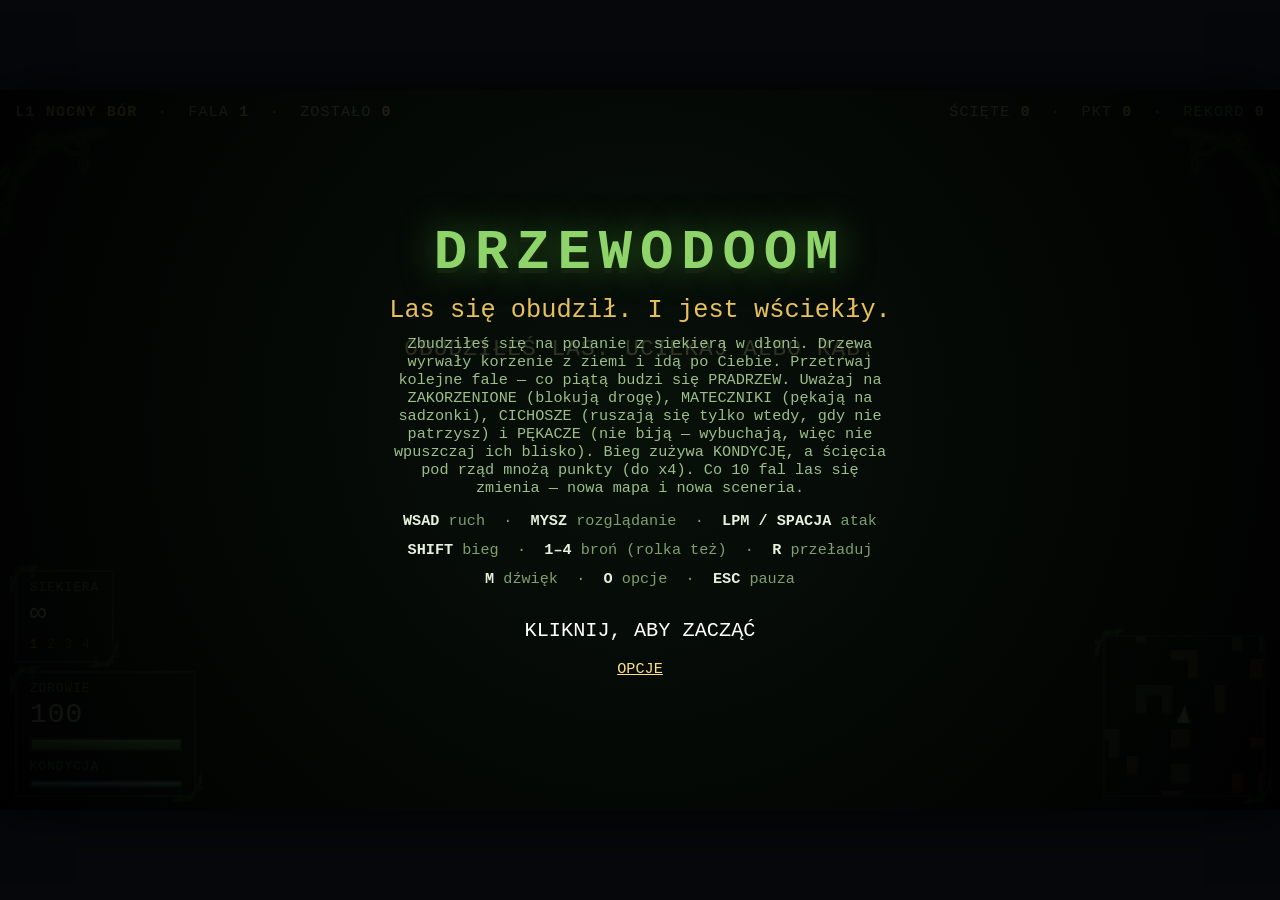
<file: doom-drzewa-mieszanka.html>
<!doctype html>
<html lang="pl">
<head>
<meta charset="utf-8">
<meta name="viewport" content="width=device-width,initial-scale=1">
<title>DRZEWODOOM — mieszanka</title>
<style>
  :root{ --s: 3; }
  *{ box-sizing:border-box; margin:0; padding:0; }
  html,body{ height:100%; background:#05070a; overflow:hidden;
    font-family:"Consolas","Courier New",monospace; color:#cfe3c4; }
  #app{ position:relative; margin:auto; background:#000; overflow:hidden;
        box-shadow:0 0 calc(20px*var(--s)) rgba(0,0,0,.9); }
  canvas#cv{ display:block; width:100%; height:100%; image-rendering:pixelated;
             image-rendering:crisp-edges; }
  #ui{ position:absolute; inset:0; pointer-events:none;
       font-size:calc(7px*var(--s)); line-height:1.3; letter-spacing:.06em;
       text-shadow:0 calc(1px*var(--s)) 0 #000, 0 0 calc(4px*var(--s)) rgba(0,0,0,.9); }

  #topbar{ position:absolute; top:calc(5px*var(--s)); left:calc(6px*var(--s));
           right:calc(6px*var(--s)); display:flex; justify-content:space-between;
           color:#9bbf86; font-size:calc(6px*var(--s)); }
  #topbar b{ color:#e8d27a; }

  #msg{ position:absolute; left:0; right:0; top:34%; text-align:center;
        color:#ffe9a8; font-size:calc(9px*var(--s)); opacity:0; transition:opacity .25s; }
  #msg.show{ opacity:1; }

  #bottom{ position:absolute; left:calc(6px*var(--s)); right:calc(6px*var(--s));
           bottom:calc(5px*var(--s)); display:flex; align-items:flex-end;
           justify-content:space-between; gap:calc(8px*var(--s)); }
  .blk{ background:rgba(6,12,8,.55); border:calc(1px*var(--s)) solid #1e3324;
        padding:calc(3px*var(--s)) calc(5px*var(--s)); }
  .lbl{ font-size:calc(5px*var(--s)); color:#6f8f61; }
  .big{ font-size:calc(11px*var(--s)); color:#e6f0dc; }
  .bar{ width:calc(60px*var(--s)); height:calc(5px*var(--s)); background:#132015;
        border:calc(1px*var(--s)) solid #2b4630; margin-top:calc(2px*var(--s)); }
  .bar > i{ display:block; height:100%; background:linear-gradient(#8fd46a,#3f8a35); width:100%; }
  #hpbar.low{ background:linear-gradient(#ff8a5a,#c22b2b); }
  .sbar{ height:calc(3px*var(--s)); }
  .sbar > i{ background:linear-gradient(#8ad8ff,#2f7fae); }
  .sbar.out > i{ background:linear-gradient(#ff9a5a,#b84a2a); }
  #bossbar{ position:absolute; top:calc(16px*var(--s)); left:50%;
            transform:translateX(-50%); text-align:center; }
  #bossbar.hide{ display:none; }
  #bossname{ font-size:calc(5px*var(--s)); color:#ff8a72; letter-spacing:.18em; }
  .bbar{ width:calc(88px*var(--s)); height:calc(4px*var(--s)); }
  .bbar > i{ background:linear-gradient(#ff6a4a,#8d1f14); }
  /* ---------- leśne akcenty: pnącza rysowane pod kolory biomu ----------
     Grafika powstaje w makeVineCorner() i wjeżdża tu zmiennymi --vine/--vine-big,
     dlatego przy zmianie lasu pnącza same zmieniają odcień. */
  /* #bossbar jest już absolutny (sam jest kontekstem dla swoich pnączy) */
  .blk, #minibox, #optrows{ position:relative; }
  .blk::before, .blk::after,
  #minibox::before, #minibox::after,
  #optrows::before, #optrows::after{
    content:''; position:absolute; pointer-events:none;
    width:calc(13px*var(--s)); height:calc(13px*var(--s));
    background:var(--vine) no-repeat center/100% 100%;
    image-rendering:pixelated; opacity:.9; }
  .blk::before, #minibox::before, #optrows::before{
    left:calc(-3px*var(--s)); top:calc(-3px*var(--s)); }
  .blk::after, #minibox::after, #optrows::after{
    right:calc(-3px*var(--s)); bottom:calc(-3px*var(--s)); transform:rotate(180deg); }
  #optrows::before, #optrows::after{ opacity:.75; }
  /* pasek bossa dostaje pnącza po bokach, żeby nie zasłaniać samego paska */
  #bossbar::before, #bossbar::after{
    content:''; position:absolute; pointer-events:none;
    top:50%; margin-top:calc(-5px*var(--s));
    width:calc(11px*var(--s)); height:calc(11px*var(--s));
    background:var(--vine) no-repeat center/100% 100%;
    image-rendering:pixelated; opacity:.8; }
  #bossbar::before{ left:calc(-14px*var(--s)); transform:rotate(-90deg); }
  #bossbar::after{ right:calc(-14px*var(--s)); transform:rotate(90deg); }
  /* pnącza zwisające z górnych narożników ekranu — rama lasu wokół obrazu */
  #frame{ position:absolute; inset:0; pointer-events:none; }
  #frame::before, #frame::after{
    content:''; position:absolute; top:calc(13px*var(--s));
    width:calc(48px*var(--s)); height:calc(48px*var(--s));
    background:var(--vine-big) no-repeat center/100% 100%;
    image-rendering:pixelated; opacity:.5; }
  #frame::before{ left:0; }
  #frame::after{ right:0; transform:scaleX(-1); }
  #minibox{ line-height:0; align-self:flex-end; }

  /* lewa kolumna HUD: broń u góry, pod nią zdrowie i kondycja */
  #sidehud{ display:flex; flex-direction:column; align-items:flex-start;
            gap:calc(3px*var(--s)); text-align:left; }
  #sidehud .bar{ margin-right:auto; }   /* paski trzymają się lewej krawędzi */
  #wepbox{ text-align:left; }
  #weplist{ font-size:calc(5px*var(--s)); color:#5d7a52; margin-top:calc(2px*var(--s)); }
  #weplist span.on{ color:#ffe07a; }

  /* minimapa siedzi w prawym dolnym narożniku, jako ostatni element #bottom */
  #mini{ display:block; align-self:flex-end;
         width:calc(64px*var(--s)); height:calc(64px*var(--s));
         image-rendering:pixelated; opacity:.8;
         border:calc(1px*var(--s)) solid #1e3324; background:rgba(4,9,6,.5); }

  #overlay{ position:absolute; inset:0; display:flex; flex-direction:column;
            align-items:center; justify-content:center; gap:calc(4px*var(--s));
            background:radial-gradient(circle at 50% 45%, rgba(10,20,12,.82), rgba(0,0,0,.95));
            text-align:center; padding:calc(10px*var(--s)); cursor:pointer; }
  #overlay.hidden{ display:none; }
  #overlay h1{ font-size:calc(22px*var(--s)); letter-spacing:.14em; color:#8fd46a;
               text-shadow:0 calc(2px*var(--s)) 0 #14240f, 0 0 calc(14px*var(--s)) #2f6b22; }
  #overlay h2{ font-size:calc(10px*var(--s)); color:#e6c05a; font-weight:normal; }
  #overlay p{ font-size:calc(6px*var(--s)); color:#9bbf86; max-width:calc(200px*var(--s)); }
  #overlay .keys{ font-size:calc(6px*var(--s)); color:#7fa06d; line-height:1.9; }
  #overlay .keys b{ color:#e6f0dc; }
  #overlay .go{ margin-top:calc(6px*var(--s)); font-size:calc(8px*var(--s)); color:#fff;
                animation:blink 1.1s steps(2) infinite; }
  @keyframes blink{ 50%{ opacity:.25 } }
  #stats{ font-size:calc(7px*var(--s)); color:#cfe3c4; line-height:1.8; }
  #optrows{ display:flex; flex-direction:column; gap:calc(2px*var(--s));
            margin-top:calc(3px*var(--s)); }
  .optrow{ display:flex; align-items:center; justify-content:space-between;
           gap:calc(4px*var(--s)); font-size:calc(6px*var(--s)); color:#9bbf86;
           background:rgba(6,12,8,.55); border:calc(1px*var(--s)) solid #1e3324;
           padding:calc(2px*var(--s)) calc(4px*var(--s)); min-width:calc(168px*var(--s)); }
  .optrow b{ color:#e6f0dc; min-width:calc(52px*var(--s)); text-align:center; }
  .optbtn{ cursor:pointer; color:#ffe07a; padding:0 calc(3px*var(--s)); }
  .optbtn:hover{ color:#fff; }
  #overlay .link{ cursor:pointer; color:#ffe07a; text-decoration:underline;
                  font-size:calc(6px*var(--s)); margin-top:calc(3px*var(--s)); }
</style>
</head>
<body>
<div id="app">
  <canvas id="cv" width="480" height="270"></canvas>
  <div id="ui">
    <div id="frame"></div>
    <div id="topbar">
      <div><b id="biome">NOCNY BÓR</b> &nbsp;·&nbsp; FALA <b id="wave">1</b> &nbsp;·&nbsp; ZOSTAŁO <b id="left">0</b></div>
      <div>ŚCIĘTE <b id="kills">0</b> &nbsp;·&nbsp; PKT <b id="score">0</b> &nbsp;·&nbsp; REKORD <b id="best">0</b></div>
    </div>
    <div id="bossbar" class="hide">
      <div id="bossname">PRADRZEW</div>
      <div class="bar bbar"><i id="bosshp"></i></div>
    </div>
    <div id="msg"></div>
    <div id="bottom">
      <div id="sidehud">
        <div class="blk" id="wepbox">
          <div class="lbl" id="wepname">SIEKIERA</div>
          <div class="big" id="ammo">∞</div>
          <div id="weplist"><span class="on">1</span> <span>2</span> <span>3</span> <span>4</span></div>
        </div>
        <div class="blk">
          <div class="lbl">ZDROWIE</div>
          <div class="big" id="hpnum">100</div>
          <div class="bar"><i id="hpbar"></i></div>
          <div class="lbl" style="margin-top:calc(3px*var(--s))">KONDYCJA</div>
          <div class="bar sbar"><i id="stambar"></i></div>
        </div>
      </div>
      <div id="minibox"><canvas id="mini" width="72" height="72"></canvas></div>
    </div>
  </div>
  <div id="overlay"></div>
</div>

<script>
"use strict";
/* ============================================================
   DRZEWODOOM — raycasterowy klon Dooma, w którym gonią Cię drzewa

   WARIANT „MIESZANKA” (wg remont-rendera.html): P0 licznik renderu, A2 szum fBm,
   A3 mipmapy, B1★ światło na ścianach i sprite'ach, B2 statyczna lightmapa,
   B4 światła dynamiczne, B5 kolor światła, B7 kierunkowy księżyc, B10 cień kontaktowy.
   Jeden plik, zero zależności.
   ============================================================ */

/* ---------- opcje gracza (czułość, FOV, rozdzielczość, głośność) ---------- */
function clampNum(v,a,b,d){ v=+v; return isFinite(v) ? (v<a?a:v>b?b:v) : d; }
const RES = [[320,180],[480,270],[640,360]];
const OPT_KEY = 'drzewodoom.opt';
let opt = { sens:1, fov:1, res:1, vol:0.5 };
try{
  const raw = localStorage.getItem(OPT_KEY);
  if(raw){ const o=JSON.parse(raw)||{};
    opt = { sens:clampNum(o.sens,0.3,2.5,1), fov:clampNum(o.fov,0.8,1.4,1),
            res:Math.min(RES.length-1, Math.max(0, o.res|0)), vol:clampNum(o.vol,0,1,0.5) }; }
}catch(err){ /* prywatne okno — gramy na domyślnych */ }
function saveOpt(){ try{ localStorage.setItem(OPT_KEY, JSON.stringify(opt)); }catch(err){} }

let W = RES[opt.res][0], H = RES[opt.res][1];
let PLANE = 0.66*opt.fov;                    // połowa szerokości płaszczyzny rzutu
const cv  = document.getElementById('cv');
const ctx = cv.getContext('2d', { alpha:false });

// Bufory zależą od rozdzielczości, więc są zmienne i przydzielane od nowa
// przy każdej zmianie w opcjach (applyRes()).
let img, buf, zbuf, vign=null;
function allocBuffers(){
  cv.width = W; cv.height = H;
  ctx.imageSmoothingEnabled = false;
  img  = ctx.createImageData(W, H);
  buf  = new Uint32Array(img.data.buffer);
  zbuf = new Float32Array(W);
  vign = null;                               // winieta ma rozmiar ekranu
}
allocBuffers();

const mini = document.getElementById('mini');
const mctx = mini.getContext('2d');

// Mgła i jej zasięg zmieniają się wraz z biomem, a kolor mgły jest wpalany
// w poziomy przyciemnienia tekstur — dlatego przy zmianie poziomu przebudowujemy
// cały zestaw grafik (patrz rebuildArt()).
let MAXFOG = 13.5;                   // dystans całkowitego zaniku we mgle
let FOG = [10, 15, 22];              // kolor mgły

/* ---------- narzędzia ---------- */
function mulberry32(a){ return function(){ a|=0; a=a+0x6D2B79F5|0;
  let t=Math.imul(a^a>>>15,1|a); t=t+Math.imul(t^t>>>7,61|t)^t;
  return ((t^t>>>14)>>>0)/4294967296; }; }
const clamp=(v,a,b)=>v<a?a:v>b?b:v;
const lerp =(a,b,t)=>a+(b-a)*t;

/* ---------- A2: szum proceduralny (kafelkujacy) ----------
   Jedno zrodlo ziarna dla kory, kamienia i trawy. `per` to liczba komorek
   siatki na cala teksture - krata zawija sie mod `per`, wiec kafel nie ma szwu. */
function hash2(x,y,seed){
  let h = Math.imul(x,374761393) + Math.imul(y,668265263) + Math.imul(seed,1274126177);
  h = Math.imul(h ^ (h>>>13), 1274126177);
  return ((h ^ (h>>>16))>>>0) / 4294967296;
}
const smoothT = t => t*t*(3-2*t);
function vnoise(u,v,per,seed){
  const x=u*per, y=v*per;
  const xi=Math.floor(x), yi=Math.floor(y);
  const xf=smoothT(x-xi), yf=smoothT(y-yi);
  const x0=((xi%per)+per)%per, y0=((yi%per)+per)%per;
  const x1=(x0+1)%per,        y1=(y0+1)%per;
  return lerp(lerp(hash2(x0,y0,seed), hash2(x1,y0,seed), xf),
              lerp(hash2(x0,y1,seed), hash2(x1,y1,seed), xf), yf);
}
// fBm: kazda kolejna oktawa dwa razy gestsza i dwa razy cichsza
function fbm(u,v,base,seed,oct){
  let s=0, amp=0.5, norm=0, f=base;
  for(let o=0;o<oct;o++){
    s += vnoise(u,v,f,seed+o*131)*amp;
    norm += amp; amp *= 0.5; f *= 2;
  }
  return s/norm;
}
function hexRGB(h){ const v=parseInt(h.slice(1),16); return [(v>>16)&255,(v>>8)&255,v&255]; }
const TEXN = 64;

/* ============================================================
   MAPA
   ============================================================ */
const RAW = [
 "################################",
 "#..............................#",
 "#..BBB......MMM.........BB.....#",
 "#..B..........M.........BB.....#",
 "#..B.......B..M................#",
 "#..........B..........MMMM.....#",
 "#....MM....B..........M..M.....#",
 "#....MM...............M..M.....#",
 "#..............BBB.............#",
 "#....B...........B......BB.....#",
 "#....B...........B......BB.....#",
 "#....B.........................#",
 "#..........MMMM.....B..........#",
 "#..........M..M.....B..........#",
 "#..BB......M..M.....B......M...#",
 "#..BB......................M...#",
 "#..........................M...#",
 "#.....MMM......BB..............#",
 "#.......M......BB.......BBB....#",
 "#.......M.................B....#",
 "#.........B...............B....#",
 "#....B....B....MM..............#",
 "#....B.........MM.....B..B.....#",
 "#....B................B..B.....#",
 "#.............BB...............#",
 "#....MMMM.....BB......MM.......#",
 "#.......M.............MM.......#",
 "#.......M......................#",
 "#..BB.......B........BBB.......#",
 "#..BB.......B..................#",
 "#..............................#",
 "################################",
];
let map = [], MW = 0, MH = 0;
const cell = (x,y)=> (x<0||y<0||x>=MW||y>=MH) ? 1 : map[y|0][x|0];

function applyMap(g){ map = g.m; MW = g.w; MH = g.h; }

// Poziom 1 to ręcznie ułożona mapa z RAW — znajomy start przed proceduralnymi.
function mapFromRAW(){
  const h = RAW.length, w = Math.max(...RAW.map(r=>r.length));
  const m = [];
  for(let y=0;y<h;y++){
    const row = new Uint8Array(w);
    for(let x=0;x<w;x++){
      const c = RAW[y][x] || '.';
      let v = 0;
      if(c==='#') v=1; else if(c==='B') v=2; else if(c==='M') v=3;
      if(x===0||y===0||x===w-1||y===h-1) v=1;   // zawsze domknięta granica
      row[x]=v;
    }
    m.push(row);
  }
  return { m, w, h };
}

/* ---------- generator map ---------- */
// Rozrzuca kępy w duchu ręcznej mapy: bloki, żywopłoty, puste w środku
// kwadraty i pojedyncze drzewa. Gęstość rośnie z poziomem.
function genMap(seed, level){
  const rnd = mulberry32(seed);
  const w = 32 + (rnd()*7|0), h = 32 + (rnd()*7|0);
  const m = [];
  for(let y=0;y<h;y++) m.push(new Uint8Array(w));
  for(let x=0;x<w;x++){ m[0][x]=1; m[h-1][x]=1; }
  for(let y=0;y<h;y++){ m[y][0]=1; m[y][w-1]=1; }
  const set=(x,y,v)=>{ if(x>0&&y>0&&x<w-1&&y<h-1) m[y][x]=v; };

  const density = Math.min(0.115, 0.060 + (level-1)*0.006);
  const clumps  = Math.round(w*h*density/3);
  for(let i=0;i<clumps;i++){
    const x = 1+(rnd()*(w-2)|0), y = 1+(rnd()*(h-2)|0);
    const mat = rnd()<0.55 ? 2 : (rnd()<0.55 ? 1 : 3);
    const shape = rnd();
    if(shape<0.28){                       // zwarty blok
      const bw=1+(rnd()*3|0), bh=1+(rnd()*3|0);
      for(let a=0;a<bw;a++) for(let b=0;b<bh;b++) set(x+a,y+b,mat);
    } else if(shape<0.55){                // żywopłot
      const len=2+(rnd()*5|0), hor=rnd()<0.5;
      for(let a=0;a<len;a++) set(x+(hor?a:0), y+(hor?0:a), mat);
    } else if(shape<0.78){                // pusty w środku kwadrat — jak MMMM w oryginale
      const s=3+(rnd()*2|0);
      for(let a=0;a<s;a++){ set(x+a,y,mat); set(x+a,y+s-1,mat); set(x,y+a,mat); set(x+s-1,y+a,mat); }
    } else {                              // kępa
      set(x,y,mat);
      if(rnd()<0.5) set(x+1,y,mat);
      if(rnd()<0.5) set(x,y+1,mat);
      if(rnd()<0.25) set(x+1,y+1,mat);
    }
  }
  return { m, w, h };
}

// Zamurowuje wszystkie obszary poza największym spójnym — inaczej wrogowie
// zespawnowani w odciętej kieszeni nigdy nie dojdą i fala nigdy się nie skończy.
// Sąsiedztwo 4-kierunkowe, bo tryMove przesuwa się osobno po osiach:
// przejście „po skosie" nie istnieje.
function largestRegion(m,w,h){
  const seen = new Uint8Array(w*h);
  const regions = [];
  let bestSize = 0, best = null;
  const stack = [];
  for(let y=1;y<h-1;y++) for(let x=1;x<w-1;x++){
    if(m[y][x]!==0 || seen[y*w+x]) continue;
    stack.length=0; stack.push(x,y); seen[y*w+x]=1;
    const reg=[];
    while(stack.length){
      const cy=stack.pop(), cx=stack.pop();
      reg.push(cy*w+cx);
      if(cx>1     && m[cy][cx-1]===0 && !seen[cy*w+cx-1]){ seen[cy*w+cx-1]=1; stack.push(cx-1,cy); }
      if(cx<w-2   && m[cy][cx+1]===0 && !seen[cy*w+cx+1]){ seen[cy*w+cx+1]=1; stack.push(cx+1,cy); }
      if(cy>1     && m[cy-1][cx]===0 && !seen[(cy-1)*w+cx]){ seen[(cy-1)*w+cx]=1; stack.push(cx,cy-1); }
      if(cy<h-2   && m[cy+1][cx]===0 && !seen[(cy+1)*w+cx]){ seen[(cy+1)*w+cx]=1; stack.push(cx,cy+1); }
    }
    regions.push(reg);
    if(reg.length>bestSize){ bestSize=reg.length; best=reg; }
  }
  for(const reg of regions){
    if(reg===best) continue;
    for(const idx of reg) m[(idx/w)|0][idx%w] = 1;
  }
  return bestSize;
}

// Powtarza losowanie, aż mapa jest dość otwarta i ma choć jedną polanę 3x3
// (findOpenSpot potrzebuje jej na punkt startowy gracza).
function buildMap(seed, level){
  for(let attempt=0; attempt<60; attempt++){
    const g = genMap(seed + attempt*7919, level);
    const open = largestRegion(g.m, g.w, g.h);
    if(open < g.w*g.h*0.42) continue;
    let has3=false;
    for(let y=2;y<g.h-2 && !has3;y++){
      for(let x=2;x<g.w-2;x++){
        let ok=true;
        for(let oy=-1;oy<=1 && ok;oy++) for(let ox=-1;ox<=1;ox++)
          if(g.m[y+oy][x+ox]!==0){ ok=false; break; }
        if(ok){ has3=true; break; }
      }
    }
    if(has3) return g;
  }
  return mapFromRAW();          // awaryjnie: znana, na pewno grywalna mapa
}

/* ============================================================
   TEKSTURY (proceduralne, z 32 poziomami przyciemnienia)
   ============================================================ */
/* ============================================================
   SWIATLO  (B2 statyczna lightmapa, B4 swiatla dynamiczne, B7 ksiezyc)
   ============================================================
   Mnoznik RGB liczony jest raz na kolumne sciany i raz na sprite - nigdy
   na piksel. Podloga zostaje na niezmienionym LUT mgly (wariant B1*). */
let LM=null;                       // Float32Array, 3 kanaly na komorke, 1.0 = neutralnie
const LT=[1,1,1];                  // bufor roboczy, zeby nie alokowac w petli

const DL=[];                       // swiatla dynamiczne
const MAXDL=10;

function addLight(x,y,col,rad,life){
  if(DL.length>=MAXDL) DL.shift();  // najstarsze wypada; przy 10 nikt nie zauwazy
  DL.push({x,y,c:col,rad,t:life,life});
}

function buildLightmap(B, seed){
  LM = new Float32Array(MW*MH*3);
  const rnd = mulberry32(seed);

  // 1. otwartosc: ile nieba widzi komorka. Wazone jadro 7x7 to tania,
  //    ale zaskakujaco przekonujaca aproksymacja sky occlusion.
  const amb=new Float32Array(MW*MH);
  for(let y=0;y<MH;y++) for(let x=0;x<MW;x++){
    if(cell(x,y)!==0) continue;
    let open=0, tot=0;
    for(let dy=-3;dy<=3;dy++) for(let dx=-3;dx<=3;dx++){
      const w=1/(1+dx*dx+dy*dy);
      tot+=w; if(cell(x+dx,y+dy)===0) open+=w;
    }
    amb[y*MW+x]=open/tot;
  }

  // 2. ambient nieba - kolor z biomu, sila z otwartosci
  const A=B.ambient, lo=B.ambientMin;
  for(let i=0;i<MW*MH;i++){
    const k = lo + (1-lo)*amb[i];
    LM[i*3]=A[0]*k; LM[i*3+1]=A[1]*k; LM[i*3+2]=A[2]*k;
  }

  // 2b. bez B3 (probkowanie dwuliniowe) granice komorek sa schodkowe -
  //     jedno rozmycie 3x3 zdejmuje 90% problemu
  const tmp=Float32Array.from(LM);
  for(let y=0;y<MH;y++) for(let x=0;x<MW;x++){
    if(cell(x,y)!==0) continue;
    let r=0,g=0,b=0,n=0;
    for(let dy=-1;dy<=1;dy++) for(let dx=-1;dx<=1;dx++){
      const cx=x+dx, cy=y+dy;
      if(cx<0||cy<0||cx>=MW||cy>=MH||cell(cx,cy)!==0) continue;
      const j=(cy*MW+cx)*3; r+=tmp[j]; g+=tmp[j+1]; b+=tmp[j+2]; n++;
    }
    const i=(y*MW+x)*3;
    LM[i]=r/n; LM[i+1]=g/n; LM[i+2]=b/n;
  }

  // 3. zrodla statyczne w losowych otwartych komorkach
  for(let i=0,put=0; i<400 && put<B.lights; i++){
    const x=1+(rnd()*(MW-2)|0), y=1+(rnd()*(MH-2)|0);
    if(cell(x,y)!==0) continue;
    if(amb[y*MW+x] > 0.75) continue;     // swiatla maja sens w gaszczu, nie na polanie
    addStaticLight(x+0.5, y+0.5, B.lightCol, B.lightRad);
    put++;
  }
}

function addStaticLight(lx,ly,col,rad){
  const x0=Math.max(0,(lx-rad)|0), x1=Math.min(MW-1,(lx+rad)|0);
  const y0=Math.max(0,(ly-rad)|0), y1=Math.min(MH-1,(ly+rad)|0);
  for(let cy=y0;cy<=y1;cy++) for(let cx=x0;cx<=x1;cx++){
    if(cell(cx,cy)!==0) continue;
    const d=Math.hypot(cx+0.5-lx, cy+0.5-ly);
    if(d>rad) continue;
    if(!losClear(lx,ly,cx+0.5,cy+0.5)) continue;
    const f=(1-d/rad)*(1-d/rad);
    const i=(cy*MW+cx)*3;
    LM[i]+=col[0]*f; LM[i+1]+=col[1]*f; LM[i+2]+=col[2]*f;
  }
}

// Odczyt: statyka + swiatla dynamiczne. Wolane raz na kolumne / raz na sprite.
function lightAt(px,py,out){
  const cx=px|0, cy=py|0;
  if(!LM || px<0 || py<0 || cx>=MW || cy>=MH){ out[0]=out[1]=out[2]=1; }
  else {
    const i=(cy*MW+cx)*3;
    out[0]=LM[i]; out[1]=LM[i+1]; out[2]=LM[i+2];
  }
  for(let i=0;i<DL.length;i++){
    const L=DL[i];
    const dx=px-L.x, dy=py-L.y, d2=dx*dx+dy*dy;
    if(d2 > L.rad*L.rad) continue;
    const f=1-Math.sqrt(d2)/L.rad;
    const k=f*f*(L.t/L.life);          // kwadratowy spadek + wygasanie w czasie
    out[0]+=L.c[0]*k; out[1]+=L.c[1]*k; out[2]+=L.c[2]*k;
  }
}

/* ---------- B7: kierunkowe swiatlo ksiezyca ----------
   0:+X  1:-X  2:+Y  3:-Y - normalna sciany wskazuje NA gracza. */
const FACE_N=[[1,0],[-1,0],[0,1],[0,-1]];
const faceK=new Float32Array([1,1,1,1]);
function updateFaceLight(B){
  for(let i=0;i<4;i++){
    const d = FACE_N[i][0]*B.moonDir[0] + FACE_N[i][1]*B.moonDir[1];
    faceK[i] = 1 + d*B.moonStr;
  }
}

function makeCanvas(w,h){ const c=document.createElement('canvas'); c.width=w; c.height=h; return c; }
function grab(c){
  const g=c.getContext('2d');
  const d=g.getImageData(0,0,c.width,c.height);
  return { w:c.width, h:c.height, data:new Uint32Array(d.data.buffer) };
}
function shadeLevels(tex, n){
  const lv=[];
  for(let l=0;l<n;l++){
    const f = 1 - l/(n-1);
    const out = new Uint32Array(tex.data.length);
    for(let i=0;i<tex.data.length;i++){
      const c = tex.data[i];
      const a = (c>>>24)&255;
      if(a<128){ out[i]=0; continue; }
      const r = c&255, g=(c>>>8)&255, b=(c>>>16)&255;
      const nr = (r*f + FOG[0]*(1-f))|0;
      const ng = (g*f + FOG[1]*(1-f))|0;
      const nb = (b*f + FOG[2]*(1-f))|0;
      out[i] = (255<<24)|(nb<<16)|(ng<<8)|nr;
    }
    lv.push(out);
  }
  tex.lv = lv; tex.n = n;
  return tex;
}

/* ---------- A3: piramida mipmap ----------
   Filtr pudelkowy 2x2. Teksele w pelni przezroczyste nie brudza sredniej,
   bo inaczej sprite'y dostaja aureole w kolorze tla. */
const MIP_N = 3;
function downsample(src,w,h){
  const w2=w>>1, h2=h>>1, out=new Uint32Array(w2*h2);
  for(let y=0;y<h2;y++) for(let x=0;x<w2;x++){
    let r=0,g=0,b=0,cnt=0;
    for(let dy=0;dy<2;dy++) for(let dx=0;dx<2;dx++){
      const c=src[(y*2+dy)*w + x*2+dx];
      if(((c>>>24)&255)<128) continue;
      r+=c&255; g+=(c>>>8)&255; b+=(c>>>16)&255; cnt++;
    }
    // prog 2 z 4: sprite zachowuje sylwetke zamiast sie rozpuszczac
    out[y*w2+x] = cnt<2 ? 0
      : (255<<24)|(((b/cnt)|0)<<16)|(((g/cnt)|0)<<8)|((r/cnt)|0);
  }
  return {w:w2,h:h2,data:out};
}
// zastepuje bezposrednie wywolania shadeLevels(...) w rebuildArt/makeSprite
function buildTex(tex, n){
  const mips=[{w:tex.w,h:tex.h,data:tex.data}];
  while(mips.length<MIP_N){
    const m=mips[mips.length-1];
    if(m.w<=8||m.h<=8) break;
    mips.push(downsample(m.data,m.w,m.h));
  }
  tex.mip = mips.map(m => shadeLevels(m, n));
  tex.w=mips[0].w; tex.h=mips[0].h; tex.n=n;
  tex.lv = tex.mip[0].lv;
  return tex;
}
// wybor poziomu z zabezpieczeniem przed skrocona piramida
function pickMip(tex, idx){
  const m=tex.mip;
  return m[idx < m.length ? idx : m.length-1];
}

/* ---------- biomy ----------
   Każdy poziom (10 fal) to inny biom: inna mgła, inne tekstury ścian i
   podłoża, inne niebo i inny odcień samych drzew. */
const BIOMES = [
  { name:'NOCNY BÓR', fog:[10,15,22], maxfog:13.5,
    ambient:[0.82,0.90,1.08], ambientMin:0.42, lights:0,  lightCol:[0,0,0],         lightRad:0,
    moonDir:[-0.71,-0.71], moonStr:0.26,
    stone:'#3a3d42', stoneRGB:[70,74,80],
    bark:'#4a3524', barkDark:[30,20,12], barkLite:[120,92,60], knot:['#2b1d12','#5c452e'],
    moss:[40,90,30], mossVar:[40,70,40], vine:'rgba(50,110,45,.6)',
    grass:'#1d2c17', grassA:[28,52,22], grassAVar:[22,40,18],
    grassB:[12,24,10], grassBVar:[14,20,10], litter:[70,55,30], sparkle:'rgba(190,190,120,.35)',
    treeTint:null, mini:['#4a4f56','#6a4b30','#3d5c3a'],
    sky:{ stops:['#04060d','#0b1522','#16242a','#0a1210'], stars:700, moon:true,
          cloud:'40,55,70', treeline:['#0a140e','#08110c','#050c08'] } },

  { name:'TRZĘSAWISKO', fog:[12,22,17], maxfog:10.5,
    ambient:[0.78,0.95,0.84], ambientMin:0.34, lights:7,  lightCol:[0.15,0.55,0.30], lightRad:3.5,
    moonDir:[0.38,-0.92], moonStr:0.10,
    stone:'#2c3a31', stoneRGB:[56,74,62],
    bark:'#3b3526', barkDark:[18,22,14], barkLite:[92,100,62], knot:['#1d2216','#4a5230'],
    moss:[45,105,45], mossVar:[45,80,40], vine:'rgba(70,130,60,.75)',
    grass:'#1a2418', grassA:[34,54,28], grassAVar:[24,36,16],
    grassB:[26,30,16], grassBVar:[18,18,10], litter:[60,58,32], sparkle:'rgba(150,200,150,.30)',
    treeTint:'rgba(24,60,42,.22)', mini:['#3c4a41','#5a5230','#3f6444'],
    sky:{ stops:['#070d0b','#0d1a14','#16261c','#0b1410'], stars:120, moon:false,
          cloud:'50,80,62', treeline:['#0b1610','#08120c','#050d08'] } },

  { name:'ZGLISZCZA', fog:[30,18,13], maxfog:15.5,
    ambient:[1.02,0.84,0.72], ambientMin:0.30, lights:12, lightCol:[0.95,0.42,0.12], lightRad:4.5,
    moonDir:[0.00,1.00], moonStr:0.20,
    stone:'#3b3532', stoneRGB:[74,66,60],
    bark:'#2e241f', barkDark:[14,10,8], barkLite:[96,66,44], knot:['#140e0a','#4a3020'],
    moss:[90,50,25], mossVar:[70,40,20], vine:'rgba(120,60,30,.5)',
    grass:'#241d19', grassA:[52,42,34], grassAVar:[30,24,18],
    grassB:[26,20,17], grassBVar:[18,14,10], litter:[90,50,28], sparkle:'rgba(255,140,60,.45)',
    treeTint:'rgba(40,20,12,.42)', mini:['#544a44','#4a3a30','#6a4a30'],
    sky:{ stops:['#120806','#24100a','#3a1a0e','#180b07'], stars:90, moon:false,
          cloud:'90,50,36', treeline:['#1a0e09','#140a07','#0d0705'] } },

  { name:'SZRON', fog:[34,42,52], maxfog:9.5,
    ambient:[0.90,0.98,1.15], ambientMin:0.58, lights:0,  lightCol:[0,0,0],         lightRad:0,
    moonDir:[-0.92,-0.38], moonStr:0.34,
    stone:'#4a5460', stoneRGB:[96,110,126],
    bark:'#4e4a46', barkDark:[30,32,36], barkLite:[150,160,175], knot:['#2a2c30','#6a7078'],
    moss:[150,175,195], mossVar:[50,50,50], vine:'rgba(180,200,220,.5)',
    grass:'#8e9aa8', grassA:[170,182,196], grassAVar:[40,40,40],
    grassB:[120,134,150], grassBVar:[30,30,34], litter:[90,96,104], sparkle:'rgba(235,245,255,.7)',
    treeTint:'rgba(150,178,205,.26)', mini:['#5e6a78','#5a5450','#7a8894'],
    sky:{ stops:['#070b14','#101a2a','#1e2c40','#141c26'], stars:900, moon:true,
          cloud:'70,90,120', treeline:['#141c26','#101720','#0b1017'] } },

  { name:'GRZYBNIA', fog:[26,13,32], maxfog:11.5,
    ambient:[0.62,0.55,0.80], ambientMin:0.18, lights:20, lightCol:[0.70,0.25,0.95], lightRad:3.0,
    moonDir:[0.00,-1.00], moonStr:0.06,
    stone:'#3a2c44', stoneRGB:[74,56,88],
    bark:'#42283e', barkDark:[20,10,20], barkLite:[118,70,110], knot:['#1c0e1c','#5a3452'],
    moss:[140,60,150], mossVar:[60,40,60], vine:'rgba(150,70,160,.6)',
    grass:'#221630', grassA:[58,34,70], grassAVar:[30,20,36],
    grassB:[30,18,38], grassBVar:[18,12,22], litter:[110,60,120], sparkle:'rgba(220,140,255,.55)',
    treeTint:'rgba(92,40,112,.30)', mini:['#4e3c5a','#523046','#6a4070'],
    sky:{ stops:['#0a0512','#170a24','#261038','#120a1c'], stars:1100, moon:false,
          cloud:'70,40,90', treeline:['#140a1c','#0f0715','#0a050e'] } },
];

function texBark(B){
  const N=TEXN, sd=7;
  const c=makeCanvas(N,N), g=c.getContext('2d');
  const im=g.createImageData(N,N), px=new Uint32Array(im.data.buffer);
  const base=hexRGB(B.bark), dk=B.barkDark, lt=B.barkLite;

  for(let y=0;y<N;y++) for(let x=0;x<N;x++){
    const u=x/N, v=y/N;
    // domena zgnieciona w pionie -> wlokna biegna wzdluz pnia.
    // fBm ma odchylenie ~0.08, wiec kazdy sklad rozciagamy wokol 0.5 -
    // bez tego kora jest plaska plama w gornej polowie zakresu.
    const fib   = (fbm(u, v*0.15, 12, sd, 3) - 0.5)*2.8;
    // funkcja grzbietowa: |2n-1| daje ostre bruzdy zamiast miekkich plam
    const bruzd = Math.abs(fbm(u, v*0.25, 6, sd+23, 2)*2-1);
    const plamy = (fbm(u, v, 3, sd+41, 2) - 0.5)*1.4;   // duze przebarwienia

    const t = clamp(0.52 + fib*0.42 + (0.30-bruzd)*0.90 - plamy*0.30, 0, 1);
    const lo = t<0.5, m = lo ? t*2 : (t-0.5)*2;
    const r = lo ? lerp(dk[0],base[0],m) : lerp(base[0],lt[0],m);
    const gg= lo ? lerp(dk[1],base[1],m) : lerp(base[1],lt[1],m);
    const b = lo ? lerp(dk[2],base[2],m) : lerp(base[2],lt[2],m);
    px[y*N+x] = (255<<24)|((b|0)<<16)|((gg|0)<<8)|(r|0);
  }
  g.putImageData(im,0,0);

  // seki zostaja na canvasie - kilka elips czyta sie lepiej niz szum
  const r=mulberry32(sd), sc=N/64;
  for(let i=0;i<5;i++){
    const x=(6+r()*52)*sc, y=(6+r()*52)*sc, rr=(3+r()*4)*sc;
    g.fillStyle=B.knot[0]; g.beginPath(); g.ellipse(x,y,rr,rr*.7,0,0,7); g.fill();
    g.fillStyle=B.knot[1]; g.beginPath(); g.ellipse(x,y,rr*.5,rr*.35,0,0,7); g.fill();
  }
  // UWAGA: ciemne pasy maskujace szew kafla usuniete - szum kafelkuje sie sam
  return grab(c);
}
function texStone(moss,B){
  const N=TEXN, sd=moss?31:13, sc=N/64;
  const c=makeCanvas(N,N), g=c.getContext('2d'), r=mulberry32(sd);
  g.fillStyle=B.stone; g.fillRect(0,0,N,N);
  // siatka blokow zostaje - daje czytelny rytm muru
  for(let row=0;row<4;row++){
    const off = (row%2)*8*sc;
    for(let col=-1;col<5;col++){
      const x=col*16*sc+off+sc, y=row*16*sc+sc, w=14*sc, h=14*sc;
      const t=.6+r()*.4;
      g.fillStyle=`rgb(${(B.stoneRGB[0]*t)|0},${(B.stoneRGB[1]*t)|0},${(B.stoneRGB[2]*t)|0})`;
      g.fillRect(x,y,w,h);
      g.fillStyle='rgba(255,255,255,.06)'; g.fillRect(x,y,w,2*sc);
      g.fillStyle='rgba(0,0,0,.28)'; g.fillRect(x,y+h-2*sc,w,2*sc);
    }
  }

  // A2: cetkowanie fbm zamiast 200 losowych czarnych pikseli,
  //     mech jako prog na szumie zamiast 90 losowych elips (platy, nie konfetti)
  const im=g.getImageData(0,0,N,N), d=im.data;
  for(let y=0;y<N;y++) for(let x=0;x<N;x++){
    const u=x/N, v=y/N, i=(y*N+x)*4;
    const k = 1 + (fbm(u,v,8,sd,3)-0.5)*1.5;          // cetkowanie +-18%
    let rr=d[i]*k, gg=d[i+1]*k, bb=d[i+2]*k;
    if(moss){
      const m = fbm(u,v,4,sd+7,2);
      if(m>0.58){
        const a = Math.min(0.8,(m-0.58)*4.2);
        const n2 = fbm(u,v,16,sd+13,2);
        rr = lerp(rr, B.moss[0]+n2*B.mossVar[0], a);
        gg = lerp(gg, B.moss[1]+n2*B.mossVar[1], a);
        bb = lerp(bb, B.moss[2]+n2*B.mossVar[2], a);
      }
    }
    d[i]=clamp(rr,0,255)|0; d[i+1]=clamp(gg,0,255)|0; d[i+2]=clamp(bb,0,255)|0;
  }
  g.putImageData(im,0,0);

  if(moss){
    for(let i=0;i<14;i++){                // zwisajace pnacza
      const x=r()*N; g.strokeStyle=B.vine; g.lineWidth=sc;
      g.beginPath(); g.moveTo(x,0); g.quadraticCurveTo(x+(r()*8-4)*sc,20*sc,x+(r()*10-5)*sc,(18+r()*30)*sc); g.stroke();
    }
  }
  return grab(c);
}
function texGrass(B){
  const N=TEXN, c=makeCanvas(N,N), g=c.getContext('2d'), r=mulberry32(99);
  const im=g.createImageData(N,N), px=new Uint32Array(im.data.buffer);
  // A2: dwie oktawy o roznej skali - kepy i ziarno pojedynczych zdziebel
  for(let y=0;y<N;y++) for(let x=0;x<N;x++){
    const u=x/N, v=y/N;
    const kepy   = fbm(u,v,5,99,2);
    const ziarno = fbm(u,v,24,99,1);
    const mix = clamp((kepy-0.44)*2.6 + 0.5, 0, 1);
    const jit = ziarno-0.5;
    const rr = lerp(B.grassB[0],B.grassA[0],mix) + jit*B.grassAVar[0];
    const gg = lerp(B.grassB[1],B.grassA[1],mix) + jit*B.grassAVar[1];
    const bb = lerp(B.grassB[2],B.grassA[2],mix) + jit*B.grassAVar[2];
    px[y*N+x] = (255<<24)|((clamp(bb,0,255)|0)<<16)|((clamp(gg,0,255)|0)<<8)|(clamp(rr,0,255)|0);
  }
  g.putImageData(im,0,0);

  const sc=N/64;
  for(let i=0;i<40;i++){                  // galazki i liscie - maja byc nieregularne
    const x=r()*N,y=r()*N;
    g.fillStyle=`rgba(${B.litter[0]+r()*30|0},${B.litter[1]+r()*20|0},${B.litter[2]+r()*15|0},.7)`;
    g.fillRect(x,y,(2+r()*3)*sc,sc);
  }
  for(let i=0;i<10;i++){                   // iskierki
    const x=r()*N,y=r()*N;
    g.fillStyle=B.sparkle; g.fillRect(x,y,sc,sc);
  }
  return grab(c);
}
let TEX = null, GRASS = null;

/* ---------- niebo ---------- */
const SKY_W=1024, SKY_H=405, SKY_HZ=270;   // horyzont tekstury w wierszu 270
let sky = null;
function makeSky(B){
  const S=B.sky;
  const c=makeCanvas(SKY_W,SKY_H), g=c.getContext('2d'), r=mulberry32(2024);
  const grd=g.createLinearGradient(0,0,0,SKY_H);
  grd.addColorStop(0,S.stops[0]); grd.addColorStop(.55,S.stops[1]);
  grd.addColorStop(.78,S.stops[2]); grd.addColorStop(1,S.stops[3]);
  g.fillStyle=grd; g.fillRect(0,0,SKY_W,SKY_H);
  for(let i=0;i<S.stars;i++){               // gwiazdy
    const x=r()*SKY_W, y=r()*250, a=r()*.9;
    g.fillStyle=`rgba(200,220,255,${a})`; g.fillRect(x,y,1,1);
    if(r()<.05){ g.fillStyle=`rgba(200,220,255,${a*.4})`; g.fillRect(x-1,y,3,1); g.fillRect(x,y-1,1,3); }
  }
  if(S.moon){                               // księżyc + poświata
    const halo=g.createRadialGradient(300,110,4,300,110,90);
    halo.addColorStop(0,'rgba(190,215,255,.30)'); halo.addColorStop(.35,'rgba(140,170,220,.10)');
    halo.addColorStop(1,'rgba(120,150,200,0)');
    g.fillStyle=halo; g.beginPath(); g.arc(300,110,90,0,7); g.fill();
    const face=g.createRadialGradient(292,102,2,300,110,17);
    face.addColorStop(0,'#f2f6ff'); face.addColorStop(.7,'#cdd8ea'); face.addColorStop(1,'#9fb0c8');
    g.fillStyle=face; g.beginPath(); g.arc(300,110,16,0,7); g.fill();
    g.fillStyle='rgba(140,155,180,.45)';
    g.beginPath(); g.arc(295,105,3.4,0,7); g.fill();
    g.beginPath(); g.arc(305,116,2.4,0,7); g.fill();
    g.beginPath(); g.arc(303,102,1.6,0,7); g.fill();
    g.beginPath(); g.arc(293,116,1.9,0,7); g.fill();
  }
  // chmury
  for(let i=0;i<26;i++){
    const x=r()*SKY_W,y=60+r()*160,w=60+r()*140,h=8+r()*16;
    g.fillStyle=`rgba(${S.cloud},${.12+r()*.2})`;
    g.beginPath(); g.ellipse(x,y,w,h,0,0,7); g.fill();
  }
  // odległa linia lasu
  for(let pass=0;pass<3;pass++){
    const base = 258 + pass*6, col=S.treeline[pass];
    g.fillStyle=col;
    let x=0;
    while(x<SKY_W){
      const w=6+r()*16, h=14+r()*46*(1-pass*.25);
      g.beginPath();
      g.moveTo(x,base); g.lineTo(x+w/2,base-h); g.lineTo(x+w,base); g.closePath(); g.fill();
      x += w*0.62;
    }
    g.fillRect(0,base,SKY_W,SKY_H-base);
  }
  return grab(c);
}

/* ============================================================
   SPRITE'Y (rysowane w 2D, potem cięte na piksele)
   ============================================================ */
const SPR_LV = 16;
function makeSprite(w,h,draw,tint){
  const c=makeCanvas(w,h); const g=c.getContext('2d');
  g.clearRect(0,0,w,h); draw(g,w,h);
  if(tint){                       // odcień biomu — tylko na narysowanych pikselach
    g.globalCompositeOperation='source-atop';
    g.fillStyle=tint; g.fillRect(0,0,w,h);
    g.globalCompositeOperation='source-over';
  }
  return buildTex(grab(c), SPR_LV);
}
function jag(g,cx,cy,rr,n,rand,col){
  g.fillStyle=col; g.beginPath();
  for(let i=0;i<n;i++){
    const a=i/n*Math.PI*2, k=rr*(0.72+rand()*0.55);
    const x=cx+Math.cos(a)*k, y=cy+Math.sin(a)*k*0.85;
    i?g.lineTo(x,y):g.moveTo(x,y);
  }
  g.closePath(); g.fill();
}

/* Rysunek jednego wrogiego drzewa.
   kind: 0 sadzonka, 1 dąb, 2 świerk, 3 prastare, 4 zakorzeniony, 5 matecznik, 6 cichosz */
function drawTree(g,w,h,kind,frame,seed){
  const r=mulberry32(seed+frame*17);
  const t = frame/4*Math.PI*2;
  const sway = Math.sin(t)*w*0.045;
  const step = Math.sin(t)*h*0.03;
  const pal = [
    { bark:'#6a4b30', bark2:'#3c2a1a', leaf:['#6fbf4a','#4f9c33','#8ad35e'], eye:'#ffe14a' },
    { bark:'#5a3f28', bark2:'#2e2013', leaf:['#3f7a2c','#2c5c1f','#55993a'], eye:'#ff6a2a' },
    { bark:'#4a3524', bark2:'#241a10', leaf:['#1f5638','#154029','#2c7048'], eye:'#63e3ff' },
    { bark:'#3a2a1e', bark2:'#181009', leaf:['#5b3f6e','#3d2a4c','#7a5690'], eye:'#ff2f2f' },
    { bark:'#4c4a42', bark2:'#22201b', leaf:['#4a5a30','#333f20','#5f7040'], eye:'#ffab2e' },
    { bark:'#6b4a44', bark2:'#33201e', leaf:['#b06a8e','#7d4562','#c98aa8'], eye:'#8cff6a' },
    { bark:'#c6c2b0', bark2:'#6e6a5c', leaf:['#8f9c86','#6d7a66','#aab6a0'], eye:'#ffffff' },
    { bark:'#4a2a20', bark2:'#20100c', leaf:['#c25a22','#8e3c16','#e07a2e'], eye:'#ffd23b' },
  ][kind];

  const cx=w/2, ground=h-1;
  const trunkW = [0.16,0.30,0.20,0.42,0.50,0.28,0.18,0.22][kind]*w;
  const trunkTop = h*[0.52,0.46,0.40,0.30,0.44,0.48,0.34,0.46][kind];

  // korzenie-nogi
  g.fillStyle=pal.bark2;
  for(let s=-1;s<=1;s+=2){
    const lx = cx + s*trunkW*0.42 + (s>0?step:-step);
    g.beginPath();
    g.moveTo(lx - trunkW*0.22, ground - h*0.22);
    g.lineTo(lx + trunkW*0.22, ground - h*0.22);
    g.lineTo(lx + trunkW*0.34 + s*3, ground);
    g.lineTo(lx - trunkW*0.34 + s*3, ground);
    g.closePath(); g.fill();
  }
  // pień
  g.fillStyle=pal.bark;
  g.beginPath();
  g.moveTo(cx-trunkW/2, ground-h*0.16);
  g.lineTo(cx+trunkW/2, ground-h*0.16);
  g.lineTo(cx+trunkW*0.36+sway, trunkTop);
  g.lineTo(cx-trunkW*0.36+sway, trunkTop);
  g.closePath(); g.fill();
  g.fillStyle=pal.bark2;
  for(let i=0;i<10;i++){
    const y=trunkTop+r()*(ground-trunkTop-4);
    g.fillRect(cx-trunkW*0.4+r()*trunkW*0.8, y, 1, 3+r()*8);
  }

  // cechy szczególne nowych gatunków
  if(kind===4){                       // zakorzeniony — grube korzenie wpite w ziemię
    g.strokeStyle=pal.bark2; g.lineCap='round';
    for(let i=0;i<7;i++){
      const s=(i/6-0.5)*2;
      g.lineWidth=Math.max(2, trunkW*0.16);
      g.beginPath();
      g.moveTo(cx+s*trunkW*0.28, ground-h*0.20);
      g.quadraticCurveTo(cx+s*trunkW*0.9, ground-h*0.06, cx+s*w*0.46, ground-1);
      g.stroke();
    }
    g.fillStyle='rgba(90,70,40,.45)';
    g.beginPath(); g.ellipse(cx, ground-2, w*0.46, h*0.045, 0,0,7); g.fill();
  } else if(kind===5){                // matecznik — torebki z zarodnikami na pniu
    for(let i=0;i<6;i++){
      const y=trunkTop+r()*(ground-trunkTop-8), x=cx-trunkW*0.5+r()*trunkW;
      const rr2=2+r()*3;
      g.fillStyle='#c98aa8'; g.beginPath(); g.ellipse(x,y,rr2,rr2*1.3,0,0,7); g.fill();
      g.fillStyle='rgba(255,220,235,.6)'; g.beginPath(); g.ellipse(x-rr2*0.3,y-rr2*0.4,rr2*0.35,rr2*0.4,0,0,7); g.fill();
    }
  } else if(kind===7){                // pękacz — nabrzmiałe, świecące torebki
    for(let i=0;i<5;i++){
      const y=trunkTop+r()*(ground-trunkTop-10), x=cx-trunkW*0.55+r()*trunkW*1.1;
      const rr2=3+r()*3.5, gl=0.5+((frame%2)?0.35:0);
      g.fillStyle='rgba(255,'+((90+gl*90)|0)+',30,'+(0.55+gl*0.35).toFixed(2)+')';
      g.beginPath(); g.ellipse(x,y,rr2,rr2*1.25,0,0,7); g.fill();
      g.fillStyle='rgba(255,240,180,.75)';
      g.beginPath(); g.ellipse(x-rr2*0.25,y-rr2*0.35,rr2*0.3,rr2*0.36,0,0,7); g.fill();
    }
  } else if(kind===6){                // cichosz — brzozowe pręgi
    g.fillStyle='#2f2c26';
    for(let i=0;i<12;i++){
      const y=trunkTop+r()*(ground-trunkTop-3);
      const ww=trunkW*(0.25+r()*0.5);
      g.fillRect(cx-trunkW*0.45+r()*(trunkW*0.9-ww), y, ww, 1+r()*2);
    }
  }

  // konary-ramiona
  g.strokeStyle=pal.bark; g.lineCap='round';
  for(let s=-1;s<=1;s+=2){
    const armY = h*[0.60,0.56,0.52,0.44,0.58,0.58,0.46,0.56][kind];
    const reach = w*0.42*(1+Math.sin(t+ (s>0?0:2))*0.12);
    g.lineWidth = Math.max(2, trunkW*0.22);
    g.beginPath();
    g.moveTo(cx + s*trunkW*0.3, armY);
    g.quadraticCurveTo(cx + s*reach*0.8, armY - h*0.06, cx + s*reach, armY + h*0.07);
    g.stroke();
    g.lineWidth = Math.max(1, trunkW*0.11);
    for(let f=0;f<3;f++){
      g.beginPath();
      g.moveTo(cx + s*reach, armY + h*0.07);
      g.lineTo(cx + s*(reach + 4 + f*2), armY + h*(0.12 + f*0.035));
      g.stroke();
    }
  }

  // korona
  if(kind===2){                       // świerk — warstwy
    for(let i=0;i<4;i++){
      const yy = trunkTop - h*0.02 + i*h*0.12;
      const ww = w*(0.18 + i*0.11);
      g.fillStyle = pal.leaf[i%3];
      g.beginPath();
      g.moveTo(cx+sway, yy - h*0.16);
      g.lineTo(cx+sway+ww, yy);
      g.lineTo(cx+sway-ww, yy);
      g.closePath(); g.fill();
    }
  } else {
    const rr = w*[0.24,0.40,0.30,0.46,0.34,0.38,0.26,0.30][kind];
    const cy = trunkTop - rr*0.35;
    for(let i=0;i<7;i++){
      const a=i/7*Math.PI*2;
      jag(g, cx+sway+Math.cos(a)*rr*0.55, cy+Math.sin(a)*rr*0.38, rr*0.62, 9, r, pal.leaf[i%3]);
    }
    jag(g, cx+sway, cy, rr*0.9, 11, r, pal.leaf[1]);
    g.globalAlpha=.5;
    jag(g, cx+sway-rr*0.3, cy-rr*0.3, rr*0.5, 9, r, pal.leaf[2]);
    g.globalAlpha=1;
  }

  // twarz w korze
  const fy = h*[0.68,0.66,0.62,0.56,0.66,0.68,0.58,0.64][kind];
  const ew = Math.max(2, trunkW*0.20), eg = trunkW*0.24;
  g.fillStyle='#0a0603';
  g.beginPath(); g.ellipse(cx-eg, fy, ew*1.3, ew, 0,0,7); g.fill();
  g.beginPath(); g.ellipse(cx+eg, fy, ew*1.3, ew, 0,0,7); g.fill();
  g.fillStyle=pal.eye;
  g.beginPath(); g.ellipse(cx-eg, fy, ew*0.7, ew*0.55,0,0,7); g.fill();
  g.beginPath(); g.ellipse(cx+eg, fy, ew*0.7, ew*0.55,0,0,7); g.fill();
  g.fillStyle='#0a0603';
  const mw=trunkW*0.5, my=fy+ew*2.2, mh=ew*(1.2+Math.abs(Math.sin(t))*0.9);
  g.beginPath(); g.moveTo(cx-mw/2,my);
  for(let i=0;i<=4;i++) g.lineTo(cx-mw/2+mw*i/4, my + (i%2?mh:mh*0.3));
  g.lineTo(cx+mw/2,my); g.closePath(); g.fill();
  g.fillStyle='#e9e2cf';
  for(let i=0;i<4;i++){
    const x=cx-mw/2+mw*(i+0.5)/4;
    g.beginPath(); g.moveTo(x-1.2,my); g.lineTo(x+1.2,my); g.lineTo(x, my+mh*0.55); g.closePath(); g.fill();
  }
}

function drawStump(g,w,h){
  const r=mulberry32(5);
  g.fillStyle='#3c2a1a';
  g.beginPath(); g.moveTo(w*0.3,h); g.lineTo(w*0.7,h); g.lineTo(w*0.66,h*0.55); g.lineTo(w*0.34,h*0.55); g.closePath(); g.fill();
  g.fillStyle='#7a5a3a'; g.beginPath(); g.ellipse(w/2,h*0.55,w*0.17,h*0.06,0,0,7); g.fill();
  g.strokeStyle='#4a3524'; g.lineWidth=1;
  for(let i=1;i<4;i++){ g.beginPath(); g.ellipse(w/2,h*0.55,w*0.17*i/4,h*0.06*i/4,0,0,7); g.stroke(); }
  for(let i=0;i<6;i++){ g.fillStyle='rgba(0,0,0,.3)'; g.fillRect(w*0.32+r()*w*0.36, h*0.6+r()*h*0.35,1,3+r()*5); }
}
function drawPickup(g,w,h,kind){
  if(kind===0){                                  // liść zdrowia
    g.fillStyle='#7fe06a';
    g.beginPath(); g.moveTo(w/2,h*0.15);
    g.quadraticCurveTo(w*0.95,h*0.45,w/2,h*0.92);
    g.quadraticCurveTo(w*0.05,h*0.45,w/2,h*0.15); g.fill();
    g.strokeStyle='#2f6b22'; g.lineWidth=1;
    g.beginPath(); g.moveTo(w/2,h*0.2); g.lineTo(w/2,h*0.88); g.stroke();
    g.fillStyle='rgba(255,255,255,.35)'; g.beginPath(); g.ellipse(w*0.4,h*0.4,w*0.08,h*0.14,-0.5,0,7); g.fill();
  } else if(kind===1){                           // pudełko naboi śrutowych
    g.fillStyle='#8a2f2f'; g.fillRect(w*0.2,h*0.4,w*0.6,h*0.45);
    g.fillStyle='#c9a24a'; g.fillRect(w*0.2,h*0.72,w*0.6,h*0.13);
    g.fillStyle='#e0d6bb'; g.font=`${Math.floor(h*0.28)}px monospace`; g.textAlign='center';
    g.fillText('S', w*0.5, h*0.68);
  } else if(kind===3){                           // kanister paliwa
    g.fillStyle='#b5471f'; g.fillRect(w*0.24,h*0.34,w*0.5,h*0.52);
    g.fillStyle='#7c2c11'; g.fillRect(w*0.24,h*0.34,w*0.5,h*0.08);
    g.fillStyle='#2a2320'; g.fillRect(w*0.44,h*0.24,w*0.12,h*0.12);
    g.strokeStyle='#2a2320'; g.lineWidth=2;
    g.beginPath(); g.moveTo(w*0.34,h*0.3); g.lineTo(w*0.5,h*0.22); g.stroke();
    g.fillStyle='#ffd06a'; g.beginPath();
    g.moveTo(w*0.46,h*0.44); g.lineTo(w*0.6,h*0.44); g.lineTo(w*0.48,h*0.62);
    g.lineTo(w*0.58,h*0.62); g.lineTo(w*0.42,h*0.8); g.lineTo(w*0.5,h*0.6);
    g.lineTo(w*0.4,h*0.6); g.closePath(); g.fill();
  } else {                                       // skrzynka amunicji
    g.fillStyle='#3f5a2e'; g.fillRect(w*0.15,h*0.42,w*0.7,h*0.44);
    g.fillStyle='#2a3d1f'; g.fillRect(w*0.15,h*0.42,w*0.7,h*0.09);
    g.fillStyle='#c9c14a';
    for(let i=0;i<4;i++) g.fillRect(w*(0.22+i*0.16), h*0.56, w*0.09, h*0.22);
  }
}

// generowanie zestawów klatek
const TREE_FRAMES = 4;
const TREES = [];
let STUMP=null, PICKUP=null, CONE=null;

function buildSprites(B){
  const tint = B.treeTint;
  TREES.length = 0;
  for(let k=0;k<8;k++){
    const w=[44,64,52,84,76,58,40,48][k], h=[64,96,104,140,92,88,110,78][k];
    const fr=[];
    for(let f=0;f<TREE_FRAMES;f++) fr.push(makeSprite(w,h,(g,W2,H2)=>drawTree(g,W2,H2,k,f,k*101+7), tint));
    TREES.push(fr);
  }
  STUMP  = makeSprite(48,32,drawStump,tint);
  // znajdźki celowo BEZ odcienia — muszą pozostać czytelne w każdym biomie
  PICKUP = [0,1,2,3].map(k=>makeSprite(28,28,(g,w,h)=>drawPickup(g,w,h,k)));
  CONE = makeSprite(16,20,(g,w,h)=>{
    g.fillStyle='#5a3a1e'; g.beginPath(); g.ellipse(w/2,h/2,w*0.3,h*0.42,0,0,7); g.fill();
    g.fillStyle='#3a2410';
    for(let i=0;i<5;i++) g.fillRect(w*0.2, h*(0.18+i*0.15), w*0.6, 1.5);
    g.fillStyle='rgba(255,180,80,.5)'; g.beginPath(); g.ellipse(w*0.4,h*0.35,w*0.12,h*0.1,0,0,7); g.fill();
  }, tint);
}

/* ---------- pnącza w interfejsie ----------
   Rysowane na płótnie i wstrzykiwane do CSS jako data URI. Kolory bierzemy
   z mchu biomu, więc UI zmienia odcień razem z lasem. */
function vineLeaf(g,x,y,len,ang,col){
  g.save(); g.translate(x,y); g.rotate(ang);
  g.fillStyle=col;
  g.beginPath(); g.moveTo(0,0);
  g.quadraticCurveTo(len*0.5,-len*0.44, len,0);
  g.quadraticCurveTo(len*0.5, len*0.44, 0,0);
  g.fill();
  g.restore();
}
function makeVineCorner(B,S,seed){
  const c=makeCanvas(S,S), g=c.getContext('2d'), r=mulberry32(seed||23);
  const m=B.moss;
  const shade=(k)=>`rgb(${Math.min(255,Math.max(0,m[0]*k))|0},${Math.min(255,Math.max(0,m[1]*k))|0},${Math.min(255,Math.max(0,m[2]*k))|0})`;
  const dark=shade(0.5), mid=shade(0.95), lite=shade(1.45);
  g.lineCap='round'; g.lineJoin='round';
  // główna łodyga biegnie wzdłuż narożnika
  const stem=(w,col)=>{ g.strokeStyle=col; g.lineWidth=S*w;
    g.beginPath(); g.moveTo(S*0.05,S*0.82);
    g.quadraticCurveTo(S*0.09,S*0.11, S*0.84,S*0.07); g.stroke(); };
  stem(0.105, dark);
  stem(0.055, mid);
  // wąsy odchodzące w głąb panelu
  g.strokeStyle=mid; g.lineWidth=Math.max(1,S*0.035);
  g.beginPath(); g.moveTo(S*0.08,S*0.46); g.quadraticCurveTo(S*0.28,S*0.42,S*0.24,S*0.21); g.stroke();
  g.beginPath(); g.moveTo(S*0.46,S*0.08); g.quadraticCurveTo(S*0.50,S*0.28,S*0.70,S*0.25); g.stroke();
  // listki wzdłuż łodygi i na końcach wąsów
  const leaves=[[0.10,0.64,0.26,2.55],[0.08,0.34,0.25,2.15],[0.06,0.88,0.21,2.95],
                [0.30,0.09,0.25,0.55],[0.60,0.06,0.23,0.95],
                [0.24,0.20,0.19,-0.75],[0.70,0.25,0.19,1.65]];
  for(const [lx,ly,ll,la] of leaves){
    vineLeaf(g,S*lx,S*ly,S*ll,la, r()<0.45?lite:mid);
    g.strokeStyle=dark; g.lineWidth=Math.max(1,S*0.02);
    g.beginPath(); g.moveTo(S*lx,S*ly);
    g.lineTo(S*lx+Math.cos(la)*S*ll*0.9, S*ly+Math.sin(la)*S*ll*0.9); g.stroke();
  }
  return c;
}
function rebuildUIArt(B){
  const root=document.documentElement;
  root.style.setProperty('--vine',     `url(${makeVineCorner(B,28,23).toDataURL()})`);
  root.style.setProperty('--vine-big', `url(${makeVineCorner(B,48,71).toDataURL()})`);
}

// Kolor mgły jest wpalony w poziomy przyciemnienia, więc zmiana biomu
// wymaga wygenerowania całej grafiki od nowa.
function rebuildArt(B){
  TEX   = [ null, buildTex(texStone(false,B),32), buildTex(texBark(B),32),
            buildTex(texStone(true,B),32) ];
  GRASS = buildTex(texGrass(B),32);
  updateFaceLight(B);      // B7: kierunek ksiezyca zmienia sie z biomem
  sky   = makeSky(B);
  buildSprites(B);
  rebuildUIArt(B);        // pnącza w UI też są w kolorach biomu
  vign  = null;
}

/* ============================================================
   DŹWIĘK
   ============================================================ */
let AC=null, master=null, muted=false, windGain=null, droneGain=null;
function audioInit(){
  if(AC) return;
  AC = new (window.AudioContext||window.webkitAudioContext)();
  master = AC.createGain(); master.gain.value=muted?0:opt.vol; master.connect(AC.destination);
  // wiatr w tle
  const b = AC.createBufferSource(); b.buffer = noiseBuf(); b.loop=true;
  const f = AC.createBiquadFilter(); f.type='lowpass'; f.frequency.value=420; f.Q.value=0.6;
  windGain = AC.createGain(); windGain.gain.value=0.09;
  b.connect(f); f.connect(windGain); windGain.connect(master); b.start();
  const lfo=AC.createOscillator(), lg=AC.createGain();
  lfo.frequency.value=0.13; lg.gain.value=0.05; lfo.connect(lg); lg.connect(windGain.gain); lfo.start();
  // niskie dudnienie - podkrecane w update(), gdy drzewa sa blisko
  const dosc=AC.createOscillator(); dosc.type='sawtooth'; dosc.frequency.value=48;
  const df=AC.createBiquadFilter(); df.type='lowpass'; df.frequency.value=170; df.Q.value=0.7;
  droneGain=AC.createGain(); droneGain.gain.value=0;
  dosc.connect(df); df.connect(droneGain); droneGain.connect(master); dosc.start();
  const dl=AC.createOscillator(), dlg=AC.createGain();
  dl.frequency.value=0.07; dlg.gain.value=7; dl.connect(dlg); dlg.connect(dosc.frequency); dl.start();
}
let _nb=null;
function noiseBuf(){
  if(_nb) return _nb;
  const len=AC.sampleRate*3, b=AC.createBuffer(1,len,AC.sampleRate), d=b.getChannelData(0);
  for(let i=0;i<len;i++) d[i]=Math.random()*2-1;
  _nb=b; return b;
}
function env(node, vol, atk, dec){
  const g=AC.createGain(); const t=AC.currentTime;
  g.gain.setValueAtTime(0.0001,t);
  g.gain.exponentialRampToValueAtTime(vol,t+atk);
  g.gain.exponentialRampToValueAtTime(0.0001,t+atk+dec);
  node.connect(g); g.connect(master); return g;
}
function sNoise(vol,atk,dec,type,f0,f1,q){
  if(!AC||muted) return;
  const s=AC.createBufferSource(); s.buffer=noiseBuf();
  const bf=AC.createBiquadFilter(); bf.type=type||'lowpass'; bf.Q.value=q||1;
  const t=AC.currentTime;
  bf.frequency.setValueAtTime(f0,t); bf.frequency.exponentialRampToValueAtTime(Math.max(40,f1),t+atk+dec);
  s.connect(bf); env(bf,vol,atk,dec); s.start(t, Math.random()*2); s.stop(t+atk+dec+0.05);
}
// `delay` planuje dźwięk w zegarze WebAudio zamiast setTimeout — nie rozjeżdża
// się z pauzą i nie zostawia wiszących timerów po restarcie gry
function sTone(vol,atk,dec,wave,f0,f1,delay){
  if(!AC||muted) return;
  const o=AC.createOscillator(); o.type=wave;
  const t=AC.currentTime+(delay||0);
  o.frequency.setValueAtTime(f0,t); o.frequency.exponentialRampToValueAtTime(Math.max(20,f1),t+atk+dec);
  envAt(o,vol,atk,dec,t); o.start(t); o.stop(t+atk+dec+0.05);
}
function envAt(node, vol, atk, dec, t){
  const g=AC.createGain();
  g.gain.setValueAtTime(0.0001,t);
  g.gain.exponentialRampToValueAtTime(vol,t+atk);
  g.gain.exponentialRampToValueAtTime(0.0001,t+atk+dec);
  node.connect(g); g.connect(master); return g;
}
const SFX = {
  shotgun(){ sNoise(.55,.005,.35,'lowpass',3800,180,1); sTone(.4,.005,.25,'square',150,40); },
  chain(){   sNoise(.22,.002,.07,'bandpass',1800,900,4); sTone(.12,.002,.05,'square',220,90); },
  axe(){     sNoise(.18,.03,.16,'bandpass',900,3200,2); },
  chop(){    sNoise(.35,.004,.18,'lowpass',900,120,1); sTone(.2,.004,.12,'triangle',90,45); },
  hit(){     sNoise(.16,.003,.07,'highpass',1200,2600,1); },
  groan(){   sTone(.14,.15,1.1,'sawtooth',85,42); sNoise(.07,.2,.9,'lowpass',300,120,1); },
  hurt(){    sTone(.3,.01,.35,'sawtooth',320,90); sNoise(.2,.01,.2,'bandpass',700,220,1); },
  die(){     sTone(.3,.02,1.4,'sawtooth',180,35); sNoise(.25,.05,1.2,'lowpass',700,90,1); },
  fall(){    sNoise(.3,.05,.7,'lowpass',1600,150,1); sTone(.15,.1,.6,'triangle',120,50); },
  pick(){    sTone(.22,.01,.1,'square',660,660); sTone(.22,.01,.14,'square',990,990,0.07); },
  empty(){   sTone(.12,.002,.05,'square',180,120); },
  wave(){    sTone(.2,.02,.5,'sawtooth',110,220); sTone(.2,.02,.8,'sawtooth',165,330,0.18); },
  swap(){    sTone(.12,.005,.06,'square',400,700); },
  reload(){  sTone(.16,.004,.06,'square',300,180); sTone(.18,.004,.08,'square',520,260,0.09); },
  root(){    sNoise(.28,.06,.5,'lowpass',700,90,1); sTone(.18,.05,.45,'triangle',70,38); },
  flame(){   sNoise(.10,.012,.16,'bandpass',700,1700,1.2); sNoise(.06,.01,.22,'lowpass',320,140,1); },
  boom(){    sNoise(.55,.004,.6,'lowpass',1500,55,1); sTone(.38,.01,.55,'sawtooth',130,28); },
  fuse(){    sTone(.07,.003,.05,'square',1300,950); },
  step(){    sNoise(.05,.004,.08,'lowpass',360+Math.random()*180,140,1); },
  breath(){  sNoise(.11,.07,.32,'bandpass',420,250,1.4); },
  combo(){   sTone(.13,.005,.08,'square',740,1180); },
};

/* ============================================================
   STAN GRY
   ============================================================ */
const WEAPONS = [
  // siekiera: zamach w łuku trafia WSZYSTKIE drzewa w stożku, x2 do sadzonek,
  // odrzuca je i daje krótką nietykalność — narzędzie na tłum przy pustym magazynku
  { name:'SIEKIERA',  ammo:-1, cd:0.42, dmg:52, melee:true, range:2.1,
    arc:0.62, swing:0.11, knock:0.9, iframe:0.34 },
  // dubeltówka: dwie lufy, potem przeładowanie — DPS ten sam, ale wymusza rytm
  { name:'DUBELTÓWKA',ammo:'shells', cd:0.34, dmg:13, pellets:9, spread:0.13, range:15,
    // cykl = cd + reload = 1.44 s na dwa strzały → 1.39 strzału/s, dokładnie tyle
    // co dawne cd:0.72. Ten sam DPS, ale wymuszony rytm.
    mag:2, reload:1.10 },
  { name:'KOSIARKA',  ammo:'bullets',cd:0.085,dmg:9,  pellets:1, spread:0.045,range:17 },
  // miotacz: krótki stożek, sam w sobie słaby, ale podpala — DoT dobija to,
  // czego strumień nie zdążył, i najszybciej czyści sadzonki z mateczników
  { name:'MIOTACZ',   ammo:'fuel',   cd:0.055,dmg:4.2, flame:true, range:4.6,
    arc:0.34, burn:3.0 },
];

let P, enemies, decals, pickups, shots, parts, wave, waveQueue, waveTimer,
    kills, score, running, gameOver, started, msgTimer, camShake, flashLight, hurtFlash, bobT;
// seria ścięć (mnożnik punktów), unoszące się liczby obrażeń, hitmarker,
// faza kroku i wygładzone „zagrożenie" dla ambientu
let floaters=[], streak=0, streakT=0, hitT=0, stepPhase=0, threat=0;
function comboMult(){ return streak>=12 ? 4 : streak>=7 ? 3 : streak>=3 ? 2 : 1; }
const FLOATER_MAX = 28;
function addFloater(e,dmg){
  // jeden strzał dubeltówki to 9 śrucin — sumujemy je w jedną liczbę
  for(const f of floaters) if(f.e===e && f.t<0.14){ f.v+=dmg; f.t=0; f.life=0.9; return; }
  floaters.push({ e, x:e.x, y:e.y, z:0.7+ENEMY_DEF[e.kind].hUnits*0.5, v:dmg, t:0, life:0.9 });
  if(floaters.length>FLOATER_MAX) floaters.shift();
}

/* ---------- rekord ---------- */
const BEST_KEY = 'drzewodoom.best';
let best = { wave:0, kills:0, score:0 };
try{
  const raw = localStorage.getItem(BEST_KEY);
  if(raw){ const b=JSON.parse(raw);
    if(b && typeof b==='object') best = { wave:b.wave|0, kills:b.kills|0, score:b.score|0 }; }
}catch(err){ /* prywatne okno albo zablokowany storage — gramy bez rekordu */ }
function saveBest(){
  let fresh=false;
  if(score>best.score){ best={ wave, kills, score }; fresh=true; }
  if(fresh){ try{ localStorage.setItem(BEST_KEY, JSON.stringify(best)); }catch(err){} }
  return fresh;
}

// najbliższa naprawdę otwarta polana (kratka wolna razem z ośmioma sąsiadami)
function findOpenSpot(px,py){
  let bestSpot=null, bestD=1e9, any=null;
  for(let y=1;y<MH-1;y++) for(let x=1;x<MW-1;x++){
    if(cell(x,y)!==0) continue;
    const cx=x+0.5, cy=y+0.5;
    if(!any) any={x:cx,y:cy};
    let open=true;
    for(let oy=-1;oy<=1 && open;oy++) for(let ox=-1;ox<=1;ox++)
      if(cell(x+ox,y+oy)!==0){ open=false; break; }
    if(!open) continue;
    const d=(cx-px)*(cx-px)+(cy-py)*(cy-py);
    if(d<bestD){ bestD=d; bestSpot={x:cx,y:cy}; }
  }
  return bestSpot || any || {x:1.5,y:1.5};
}
/* ---------- poziomy ---------- */
const WAVES_PER_LEVEL = 10;
let level = 0, biome = BIOMES[0], levelFade = 0;

// Poziom 1 to mapa z RAW; każde kolejne 10 fal to nowy, losowy las w nowym biomie.
function enterLevel(n, first){
  level = n;
  biome = BIOMES[(n-1) % BIOMES.length];
  FOG = biome.fog.slice();
  MAXFOG = biome.maxfog;

  applyMap(n===1 ? mapFromRAW() : buildMap(n*104729 + 40503, n));
  DL.length = 0;                       // stare swiatla dynamiczne nie przechodza dalej
  buildLightmap(biome, n*7919 + 13);   // B2: lightmapa liczona raz na poziom
  rebuildArt(biome);

  // nowy las = czysta plansza; stare drzewa i pociski zostają w poprzednim
  enemies.length=0; shots.length=0; parts.length=0; decals.length=0; pickups.length=0;
  floaters.length=0; streak=0; streakT=0;

  const spot = findOpenSpot(MW*0.5, MH*0.5);
  P.x = spot.x; P.y = spot.y; P.a = Math.random()*Math.PI*2;
  P.swingT=0; P.reloadT=0; P.iframe=0; P.cd=0; P.pitch=0;
  waveQueue=[]; waveTimer = first ? 1.6 : 3.2;
  levelFade = 1;

  if(!first){
    // przejście to zarazem punkt kontrolny — bez tego dalsze biomy są nie do przejścia
    P.hp = Math.min(P.maxhp, P.hp + 40);
    P.shells  = Math.min(P.maxShells,  P.shells  + 12);
    P.bullets = Math.min(P.maxBullets, P.bullets + 60);
    P.fuel    = Math.min(P.maxFuel,    P.fuel    + 45);
    P.stam    = P.maxStam;
    SFX.wave();
    message(`POZIOM ${level} — ${biome.name}`, 3);
  }
}

function reset(){
  P = { x:1.5, y:1.5, a:0.6, hp:100, maxhp:100, w:0, cd:0, pitch:0,
        shells:24, bullets:0, fuel:40,
        maxShells:80, maxBullets:300, maxFuel:220, dead:false, kickT:0, fireT:0,
        mag:WEAPONS[1].mag, reloadT:0, swingT:0, iframe:0,
        stam:4, maxStam:4, stamCd:0, puff:false };
  enemies=[]; decals=[]; pickups=[]; shots=[]; parts=[]; floaters=[];
  wave=0; waveQueue=[]; waveTimer=1.6; kills=0; score=0;
  streak=0; streakT=0; hitT=0; stepPhase=0; threat=0;
  gameOver=false; camShake=0; flashLight=0; hurtFlash=0; bobT=0;
  enterLevel(1, true);
  message('OBUDZIŁEŚ LAS. UCIEKAJ ALBO RĄB.', 2.6);
}

function message(t,dur){
  const m=document.getElementById('msg');
  m.textContent=t; m.classList.add('show'); msgTimer=dur||2;
}

/* ---------- fale ---------- */
// Liczebność wysyca się (limit 26 żywych i tak jest twardy), więc od ~fali 13
// trudność bierze się z MOCY drzew i nowych gatunków, nie z dłuższego przeciągania.
const MAX_WAVE_N = 26;
function waveScale(){
  const w = Math.max(0, wave-1);
  return {
    hp:    1 + Math.min(1.20, w*0.05),    // pułap +120% HP
    dmg:   1 + Math.min(0.90, w*0.045),   // wrogowie realnie bolą coraz bardziej
    spd:   1 + Math.min(0.35, w*0.020),
    rate:  1 / (1 + Math.min(0.50, w*0.030)),  // krótszy odstęp między atakami
  };
}

// pula gatunków otwierana falami: [kind, waga]
function waveRoster(){
  const pool = [[0, 35], [1, 35], [2, 30]];
  if(wave<2)      return [[0,85],[1,15]];
  if(wave<4)      return [[0,50],[1,35],[2,15]];
  if(wave>=4)  pool.push([5, 14]);   // matecznik
  if(wave>=5)  pool.push([7, 15]);   // pękacz
  if(wave>=6)  pool.push([4, 16]);   // zakorzeniony
  if(wave>=8)  pool.push([6, 14]);   // cichosz
  return pool;
}
function rollKind(){
  const pool = waveRoster();
  let total=0; for(const p of pool) total+=p[1];
  let r=Math.random()*total;
  for(const p of pool){ r-=p[1]; if(r<=0) return p[0]; }
  return pool[0][0];
}

function startWave(){
  // Co WAVES_PER_LEVEL fal las się zmienia: nowa mapa, nowy biom, nowe tekstury.
  // Warunek `level === wave/WAVES_PER_LEVEL` sprawia, że przejście odpala się
  // dokładnie raz — przy kolejnym wywołaniu level jest już podbity i fala rusza.
  if(wave>0 && wave%WAVES_PER_LEVEL===0 && level === wave/WAVES_PER_LEVEL){
    enterLevel(level+1, false);
    return;                       // fala ruszy po odliczeniu waveTimer w nowym lesie
  }
  wave++;
  waveQueue=[];
  waveTimer=0;
  const boss = wave%5===0;
  const n = Math.min(MAX_WAVE_N, 4 + Math.floor(wave*1.7));
  for(let i=0;i<n;i++) waveQueue.push(rollKind());
  if(boss) waveQueue.push(3);
  SFX.wave();
  message(boss ? `FALA ${wave} — PRADRZEW SIĘ BUDZI!` : `FALA ${wave}`, 2.2);
}

// promień kolizji zawsze < 0.5, żeby każde drzewo przecisnęło się przez przerwę
// szerokości jednej kratki i nigdy nie utknęło na stałe
const ENEMY_DEF = [
  { hp:34,  spd:1.55, r:0.30, hUnits:0.95, wUnits:0.66, dmg:7,  atkCd:0.9, ranged:false, score:1 },
  { hp:105, spd:1.05, r:0.42, hUnits:1.45, wUnits:0.98, dmg:16, atkCd:1.3, ranged:false, score:2 },
  { hp:62,  spd:1.25, r:0.34, hUnits:1.55, wUnits:0.78, dmg:11, atkCd:1.8, ranged:true,  score:2 },
  { hp:900, spd:0.95, r:0.46, hUnits:2.35, wUnits:1.42, dmg:26, atkCd:1.1, ranged:true,  score:10 },
  // zakorzeniony: podchodzi, wrasta w ziemię i staje się fizyczną przeszkodą —
  // zmienia geometrię starcia, zamiast tylko dokładać obrażeń
  { hp:150, spd:1.15, r:0.44, hUnits:1.35, wUnits:1.15, dmg:14, atkCd:1.0, ranged:false, score:3,
    roots:true, rootAt:2.6 },
  // matecznik: przy śmierci rozsiewa dwie sadzonki
  { hp:80,  spd:1.20, r:0.34, hUnits:1.25, wUnits:0.82, dmg:9,  atkCd:1.2, ranged:false, score:3,
    splits:2 },
  // cichosz: rusza się TYLKO wtedy, gdy na niego nie patrzysz
  { hp:70,  spd:3.10, r:0.30, hUnits:1.60, wUnits:0.60, dmg:20, atkCd:1.4, ranged:false, score:4,
    shy:true },
  // pękacz: szybki i kruchy, nie bije — przy śmierci (albo przy kontakcie)
  // wybucha i rani też inne drzewa. Nie wolno go dopuścić blisko.
  { hp:46,  spd:2.15, r:0.30, hUnits:1.05, wUnits:0.72, dmg:0,  atkCd:1.0, ranged:false, score:3,
    boom:true, boomR:2.7, boomDmg:38 },
];
let FOV_HALF = Math.atan(PLANE)+0.04;   // połowa poziomego pola widzenia

function freeCell(x,y,r){
  return cell(x-r,y-r)===0 && cell(x+r,y-r)===0 && cell(x-r,y+r)===0 && cell(x+r,y+r)===0;
}
function makeEnemy(kind,x,y){
  const d=ENEMY_DEF[kind], s=waveScale();
  const hp = d.hp*s.hp;
  return { x, y, kind, hp, maxhp:hp,
           dmg:d.dmg*s.dmg, spd:d.spd*s.spd, atkCd:d.atkCd*s.rate,
           atk:Math.random()*d.atkCd, anim:Math.random()*4, flash:0,
           dying:0, dead:false, groan:Math.random()*6, rooted:false };
}
function spawnEnemy(kind){
  const d=ENEMY_DEF[kind];
  for(let tries=0;tries<200;tries++){
    const x = 1.5 + Math.random()*(MW-3), y = 1.5 + Math.random()*(MH-3);
    if(!freeCell(x,y,d.r+0.1)) continue;
    const dx=x-P.x, dy=y-P.y;
    if(dx*dx+dy*dy < 49) continue;                 // nie bliżej niż 7 jednostek
    enemies.push(makeEnemy(kind,x,y));
    if(Math.random()<0.35) SFX.groan();
    return true;
  }
  return false;
}

/* ============================================================
   WEJŚCIE
   ============================================================ */
const keys={};
addEventListener('keydown',e=>{
  if(['ArrowUp','ArrowDown','ArrowLeft','ArrowRight','Space','Tab'].includes(e.code)) e.preventDefault();
  keys[e.code]=true;
  if(e.code==='Digit1') selectWeapon(0);
  if(e.code==='Digit2') selectWeapon(1);
  if(e.code==='Digit3') selectWeapon(2);
  if(e.code==='Digit4') selectWeapon(3);
  if(e.code==='KeyM'){ muted=!muted; if(master) master.gain.value = muted?0:opt.vol; message(muted?'DŹWIĘK: WYŁ':'DŹWIĘK: WŁ',1); }
  if(e.code==='KeyR' && gameOver) newGame();
  if(e.code==='KeyO' && !running) showOptions(started?'pause':'title');
  if(e.code==='Escape' && running) pause();
});
addEventListener('keyup',e=>{ keys[e.code]=false; });
addEventListener('blur',()=>{ for(const k in keys) keys[k]=false; if(running) pause(); });

cv.addEventListener('mousedown',e=>{ if(running && e.button===0) keys.Mouse0=true; });
addEventListener('mouseup',e=>{ if(e.button===0) keys.Mouse0=false; });
addEventListener('mousemove',e=>{
  if(!running) return;
  const locked = document.pointerLockElement===cv;
  if(!locked && !lockFailed) return;          // bez blokady kursora tylko awaryjnie
  const k = locked ? 1 : 0.6;
  P.a += (e.movementX||0)*0.0022*opt.sens*k;
  P.pitch = clamp(P.pitch - (e.movementY||0)*0.9*opt.sens*k, -70, 70);
});
addEventListener('wheel',e=>{ if(!running) return;
  const n=WEAPONS.length;
  selectWeapon((P.w + (e.deltaY>0?1:n-1))%n);
},{passive:true});
let lockFailed=false;
function grabMouse(){
  if(!cv.requestPointerLock){ lockFailed=true; return; }
  try{
    const p = cv.requestPointerLock();
    if(p && p.catch) p.catch(()=>{ lockFailed=true; });
  }catch(err){ lockFailed=true; }
}
document.addEventListener('pointerlockchange',()=>{
  if(document.pointerLockElement===cv) lockFailed=false;
  else if(running && !lockFailed) pause();
});

function selectWeapon(i){
  if(i<0 || i>=WEAPONS.length || i===P.w || P.dead) return;
  P.w=i; P.cd=Math.max(P.cd,0.18); P.reloadT=0; SFX.swap(); updateHUD();
}

/* ============================================================
   PĘTLA
   ============================================================ */
const overlay=document.getElementById('overlay');
function showTitle(){
  overlay.classList.remove('hidden');
  overlay.innerHTML = `
    <h1>DRZEWODOOM</h1>
    <h2>Las się obudził. I jest wściekły.</h2>
    <p>Zbudziłeś się na polanie z siekierą w dłoni. Drzewa wyrwały korzenie z ziemi
       i idą po Ciebie. Przetrwaj kolejne fale — co piątą budzi się PRADRZEW.
       Uważaj na ZAKORZENIONE (blokują drogę), MATECZNIKI (pękają na sadzonki),
       CICHOSZE (ruszają się tylko wtedy, gdy nie patrzysz) i PĘKACZE
       (nie biją — wybuchają, więc nie wpuszczaj ich blisko).
       Bieg zużywa KONDYCJĘ, a ścięcia pod rząd mnożą punkty (do x4).
       Co 10 fal las się zmienia — nowa mapa i nowa sceneria.</p>
    <div class="keys">
      <b>WSAD</b> ruch &nbsp;·&nbsp; <b>MYSZ</b> rozglądanie &nbsp;·&nbsp; <b>LPM / SPACJA</b> atak<br>
      <b>SHIFT</b> bieg &nbsp;·&nbsp; <b>1–4</b> broń (rolka też) &nbsp;·&nbsp; <b>R</b> przeładuj<br>
      <b>M</b> dźwięk &nbsp;·&nbsp; <b>O</b> opcje &nbsp;·&nbsp; <b>ESC</b> pauza
    </div>
    ${best.score>0 ? `<div id="stats">REKORD: <b>${best.score}</b> pkt · fala <b>${best.wave}</b> · ścięte <b>${best.kills}</b></div>` : ''}
    <div class="go">KLIKNIJ, ABY ZACZĄĆ</div>
    <div class="link" id="topt">OPCJE</div>`;
  overlay.onclick = ()=>newGame();
  document.getElementById('topt').onclick = ev=>{ ev.stopPropagation(); showOptions('title'); };
}
/* ---------- opcje ---------- */
function applyRes(){
  W = RES[opt.res][0]; H = RES[opt.res][1];
  allocBuffers();
  fit();
}
function applyFov(){
  PLANE = 0.66*opt.fov;
  FOV_HALF = Math.atan(PLANE)+0.04;   // „cichosz" korzysta z tej samej wartości
}
let optReturn = 'title';               // gdzie wrócić po zamknięciu opcji
function showOptions(from){
  optReturn = from || optReturn;
  running = false;
  if(document.pointerLockElement===cv) document.exitPointerLock();
  overlay.classList.remove('hidden');
  overlay.onclick = null;              // tło nie zamyka — łatwo kliknąć obok suwaka
  const row = (key,label,val)=>
    `<div class="optrow" data-k="${key}"><span>${label}</span>
       <span><span class="optbtn" data-d="-1">&#9664;</span><b>${val}</b><span class="optbtn" data-d="1">&#9654;</span></span></div>`;
  overlay.innerHTML = `<h1 style="font-size:calc(13px*var(--s))">OPCJE</h1>
    <div id="optrows">
      ${row('sens','CZUŁOŚĆ MYSZY', opt.sens.toFixed(2))}
      ${row('fov','POLE WIDZENIA', Math.round(2*Math.atan(PLANE)*180/Math.PI)+'&deg;')}
      ${row('res','ROZDZIELCZOŚĆ', RES[opt.res][0]+'×'+RES[opt.res][1])}
      ${row('vol','GŁOŚNOŚĆ', Math.round(opt.vol*100)+'%')}
    </div>
    <div class="link" id="optback">POWRÓT</div>`;
  for(const b of overlay.querySelectorAll('.optbtn')){
    b.onclick = ev=>{
      ev.stopPropagation();
      const k = b.parentNode.parentNode.getAttribute('data-k'), d = +b.getAttribute('data-d');
      if(k==='sens')     opt.sens = clampNum(+(opt.sens + d*0.1).toFixed(2), 0.3, 2.5, 1);
      else if(k==='fov'){ opt.fov = clampNum(+(opt.fov + d*0.05).toFixed(2), 0.8, 1.4, 1); applyFov(); }
      else if(k==='res'){ opt.res = Math.min(RES.length-1, Math.max(0, opt.res+d)); applyRes(); }
      else if(k==='vol'){ opt.vol = clampNum(+(opt.vol + d*0.05).toFixed(2), 0, 1, 0.5);
                          if(master && !muted) master.gain.value = opt.vol; }
      saveOpt();
      showOptions();                   // przerysuj z nowymi wartościami
    };
  }
  document.getElementById('optback').onclick = ev=>{
    ev.stopPropagation();
    if(optReturn==='pause') pause(); else showTitle();
  };
}

function pause(){
  running=false;
  if(document.pointerLockElement===cv) document.exitPointerLock();
  overlay.classList.remove('hidden');
  overlay.innerHTML = `<h1 style="font-size:calc(16px*var(--s))">PAUZA</h1>
     <div class="keys">Poziom <b>${level}</b> — ${biome.name} · fala <b>${wave}</b> · ścięte <b>${kills}</b> · wynik <b>${score}</b></div>
     <div class="go">KLIKNIJ, ABY WRÓCIĆ</div>
     <div class="link" id="popt">OPCJE</div>`;
  overlay.onclick = ()=>resume();
  document.getElementById('popt').onclick = ev=>{ ev.stopPropagation(); showOptions('pause'); };
}
function resume(){
  overlay.classList.add('hidden');
  running=true; last=performance.now();
  grabMouse();
}
function endGame(){
  gameOver=true; running=false; P.dead=true;
  P.swingT=0; P.reloadT=0;
  SFX.die();
  const fresh = saveBest();
  if(document.pointerLockElement===cv) document.exitPointerLock();
  setTimeout(()=>{
    overlay.classList.remove('hidden');
    overlay.innerHTML = `<h1 style="color:#c8452f;font-size:calc(18px*var(--s))">LAS WYGRAŁ</h1>
      <div id="stats">Przetrwałeś do fali <b>${wave}</b> w lesie <b>${biome.name}</b> (poziom ${level})<br>Ścięte drzewa: <b>${kills}</b><br>
        Wynik: <b>${score}</b>
        ${fresh ? '<br><span style="color:#ffe07a">NOWY REKORD!</span>'
                : `<br><span style="color:#7fa06d">rekord: ${best.score} pkt (fala ${best.wave})</span>`}</div>
      <div class="go">KLIKNIJ LUB WCIŚNIJ R, ABY SPRÓBOWAĆ JESZCZE RAZ</div>`;
    overlay.onclick = ()=>newGame();
  }, 1200);
}
function newGame(){
  started = true;
  audioInit();
  if(AC && AC.state==='suspended') AC.resume();
  reset();
  overlay.classList.add('hidden');
  running=true; last=performance.now();
  grabMouse();
  updateHUD();
}

let last=performance.now();
let renderMs=0, frameN=0;
function frame(now){
  requestAnimationFrame(frame);
  let dt=(now-last)/1000; last=now;
  dt=Math.min(dt,0.05);
  if(running) update(dt);
  else if(gameOver) update(Math.min(dt,0.03)*0.35);   // slow-mo po śmierci

  // P0: linia bazowa dla każdego kolejnego kroku remontu
  const t0=performance.now();
  render();
  renderMs = renderMs*0.92 + (performance.now()-t0)*0.08;

  drawMini();
  if(((frameN++)&15)===0) document.title = renderMs.toFixed(2)+' ms / render';
}
requestAnimationFrame(frame);

/* ============================================================
   AKTUALIZACJA
   ============================================================ */
function update(dt){
  // --- gracz ---
  if(!P.dead){
    const dirX=Math.cos(P.a), dirY=Math.sin(P.a);
    let mx=0,my=0;
    if(keys.KeyW||keys.ArrowUp){ mx+=dirX; my+=dirY; }
    if(keys.KeyS||keys.ArrowDown){ mx-=dirX; my-=dirY; }
    if(keys.KeyA){ mx+=dirY; my-=dirX; }
    if(keys.KeyD){ mx-=dirY; my+=dirX; }
    if(keys.ArrowLeft) P.a-=2.4*dt;
    if(keys.ArrowRight) P.a+=2.4*dt;
    if(keys.KeyQ) P.a-=2.4*dt;
    if(keys.KeyE) P.a+=2.4*dt;

    const len=Math.hypot(mx,my);
    // Kondycja: bieg kosztuje i regeneruje się po chwili bez biegu. Bez tego
    // „trzymaj Shift i nigdy nie walcz" była strategią bez wady.
    const wantRun = (keys.ShiftLeft||keys.ShiftRight) && len>0 && P.stam>0.02;
    if(wantRun){
      P.stam = Math.max(0, P.stam - dt);
      P.stamCd = 0.9;
      if(P.stam<=0 && !P.puff){ P.puff=true; SFX.breath(); message('BRAK ODDECHU',1); }
    } else {
      P.stamCd = Math.max(0, P.stamCd - dt);
      if(P.stamCd<=0){
        P.stam = Math.min(P.maxStam, P.stam + dt*(len>0?0.7:1.3));
        if(P.stam > P.maxStam*0.4) P.puff=false;
      }
    }
    const run = wantRun?1.55:1;
    const spd = 2.6*run;
    if(len>0){
      mx/=len; my/=len;
      tryMove(P, mx*spd*dt, my*spd*dt, 0.28, freeForPlayer);
      bobT += dt*(9*run);
      // krok na każdym półokresie kołysania kamery
      const ph = Math.floor(bobT/Math.PI);
      if(ph!==stepPhase){ stepPhase=ph; SFX.step(); }
    } else { bobT += dt*1.5; stepPhase = Math.floor(bobT/Math.PI); }
    // gdyby gracz kiedykolwiek znalazł się w geometrii — wypchnij, nie blokuj
    if(!freeCell(P.x,P.y,0.28)) unstick(P,0.28,dt);

    P.pitch *= Math.pow(0.02, dt);                 // powolny powrót do poziomu

    // strzał
    P.cd-=dt; P.fireT=Math.max(0,P.fireT-dt); P.kickT=Math.max(0,P.kickT-dt*3.5);
    P.iframe=Math.max(0,P.iframe-dt);

    // zamach siekiery rozwiązuje się TUTAJ, w pętli gry — nie w setTimeout.
    // Dzięki temu pauza go wstrzymuje, a cel jest szukany w chwili trafienia.
    if(P.swingT>0){
      P.swingT-=dt;
      if(P.swingT<=0){ P.swingT=0; resolveSwing(); }
    }

    // przeładowanie dubeltówki
    if(P.reloadT>0){
      P.reloadT-=dt;
      if(P.reloadT<=0){
        P.reloadT=0;
        const need = WEAPONS[1].mag - P.mag;
        const take = Math.min(need, P.shells);
        P.mag += take; P.shells -= take;
        SFX.reload();
        updateHUD();
      }
    }

    if((keys.Mouse0||keys.Space) && P.cd<=0 && P.reloadT<=0) fire();
    if(keys.KeyR && P.w===1 && P.reloadT<=0 && P.mag<WEAPONS[1].mag && P.shells>0) startReload();
  }

  // --- B4: swiatla dynamiczne ---
  for(let i=DL.length-1;i>=0;i--){
    DL[i].t-=dt;
    if(DL[i].t<=0) DL.splice(i,1);
  }
  // lecace szyszki swieca przez caly lot - odswiezamy pozycje co klatke
  for(const sh of shots) addLight(sh.x, sh.y, [0.55,0.30,0.08], 2.6, dt*1.05);

  flashLight = Math.max(0, flashLight - dt*38);
  hitT       = Math.max(0, hitT - dt);
  if(streakT>0){ streakT-=dt; if(streakT<=0) streak=0; }   // seria wygasa
  hurtFlash  = Math.max(0, hurtFlash - dt*1.9);
  camShake   = Math.max(0, camShake - dt*7);
  levelFade  = Math.max(0, levelFade - dt*0.85);   // rozjaśnienie po zmianie lasu

  // --- fale ---
  if(!P.dead){
    if(waveQueue.length===0 && enemies.length===0){
      waveTimer-=dt;
      // startWave() sam ustawia waveTimer — przy zmianie poziomu na przerwę
      // między lasami, normalnie na 0
      if(waveTimer<=0) startWave();
    } else if(waveQueue.length){
      waveTimer-=dt;
      if(waveTimer<=0 && enemies.length<28){
        spawnEnemy(waveQueue.pop());
        waveTimer = waveQueue.length===0 ? 3.4 : Math.max(0.25, 1.1 - wave*0.05);
      }
    }
  }

  // --- wrogowie ---
  for(let i=enemies.length-1;i>=0;i--){
    const e=enemies[i], d=ENEMY_DEF[e.kind];
    if(e.dying>0){
      e.dying-=dt;
      if(e.dying<=0){
        enemies.splice(i,1);
        decals.push({ x:e.x, y:e.y, kind:e.kind });
        if(decals.length>36) decals.shift();
      }
      continue;
    }
    e.flash = Math.max(0, e.flash-dt*9);
    // płonie: obrażenia w czasie dobijają to, co wyszło ze stożka miotacza
    if(e.burn>0){
      e.burn-=dt;
      damage(e, dt*7.5, 'burn');
      if(Math.random()<dt*16) burst(e.x,e.y,0.35+Math.random()*0.9,2,[235,130,35]);
      if(e.dying>0) continue;
    }
    const dx=P.x-e.x, dy=P.y-e.y;
    const dist=Math.hypot(dx,dy)||1e-4;
    e.anim += dt*(2.4 + e.spd);
    e.groan -= dt;
    if(e.groan<=0 && dist<11){ if(Math.random()<0.5) SFX.groan(); e.groan = 4+Math.random()*9; }

    if(!P.dead){
      const nx=dx/dist, ny=dy/dist;

      // zakorzeniony: gdy podejdzie dostatecznie blisko, wrasta w ziemię
      // i od tej chwili jest przeszkodą, przez którą gracz nie przejdzie
      if(d.roots && !e.rooted && dist < d.rootAt && losClear(e.x,e.y,P.x,P.y)){
        e.rooted = true; SFX.root();
        burst(e.x,e.y,0.15,14,[110,90,55]);
      }

      // cichosz stoi jak wryty, dopóki gracz na niego patrzy
      let frozen = false;
      if(d.shy){
        const inView = Math.abs(angDiff(Math.atan2(dy,dx), P.a)) < FOV_HALF;
        frozen = inView && dist < MAXFOG && losClear(e.x,e.y,P.x,P.y);
        e.frozen = frozen;
        if(frozen) e.anim = 0;               // zamiera też animacyjnie
      }

      if(!e.rooted && !frozen){
        // separacja od innych drzew
        let sx=0, sy=0;
        for(let j=0;j<enemies.length;j++){
          if(j===i) continue; const o=enemies[j]; if(o.dying>0) continue;
          const ox=e.x-o.x, oy=e.y-o.y, od=Math.hypot(ox,oy);
          const mind=d.r+ENEMY_DEF[o.kind].r;
          if(od>0 && od<mind){ sx+=ox/od*(mind-od); sy+=oy/od*(mind-od); }
        }
        const keep = d.ranged ? 3.2 : 0.75;
        let mvx=0,mvy=0;
        if(dist>keep){ mvx=nx; mvy=ny; }
        else if(d.ranged && dist<keep*0.7){ mvx=-nx*0.5; mvy=-ny*0.5; }
        // trochę bocznego dryfu, żeby nie szły idealnie w linii
        const drift=Math.sin(e.anim*0.7)*0.35;
        mvx += -ny*drift; mvy += nx*drift;
        mvx += sx*2.2; mvy += sy*2.2;
        const ml=Math.hypot(mvx,mvy);
        if(ml>0.001){ tryMove(e, mvx/ml*e.spd*dt, mvy/ml*e.spd*dt, d.r); }
        if(!freeCell(e.x,e.y,d.r)) unstick(e,d.r,dt);
      }

      // pękacz nie bije — tyka coraz szybciej i wybucha przy zetknięciu
      if(d.boom){
        e.tick = (e.tick||0) - dt;
        if(dist<4.5 && e.tick<=0){
          e.tick = Math.max(0.11, dist*0.10);
          SFX.fuse(); e.flash=Math.max(e.flash,0.75);
        }
        if(dist < d.r+0.75){ damage(e, e.hp+1, 'blast'); continue; }
      }

      // atak
      e.atk-=dt;
      if(e.atk<=0 && !frozen){
        if(d.ranged && dist<10 && losClear(e.x,e.y,P.x,P.y)){
          e.atk = e.atkCd*(0.8+Math.random()*0.5);
          fireCone(e, nx, ny, dist, e.dmg);
        } else if(!d.ranged && dist < d.r+0.55){
          e.atk = e.atkCd;
          hurtPlayer(e.dmg);
        } else if(d.ranged && dist < d.r+0.6){
          e.atk = e.atkCd;
          hurtPlayer(e.dmg*0.7);
        }
      }
    }
  }

  // --- pociski (szyszki) ---
  for(let i=shots.length-1;i>=0;i--){
    const s=shots[i];
    s.life-=dt;
    const nx=s.x+s.vx*dt, ny=s.y+s.vy*dt;
    s.vz -= SHOT_G*dt;
    const nz=s.z+s.vz*dt;
    if(cell(nx,ny)!==0 || nz<0.04 || s.life<=0){
      burst(s.x,s.y,Math.max(0.1,s.z),8,[120,90,50]); shots.splice(i,1); continue;
    }
    // test przeciągnięty po odcinku klatki + kontrola wysokości: szyszka nie
    // przeskoczy gracza przy niskim FPS i nie trafia, jeśli leci nad głową
    if(!P.dead && nz>0.02 && nz<1.05 &&
       segDist2(s.x,s.y,nx,ny,P.x,P.y) < 0.42*0.42){
      hurtPlayer(s.dmg); burst(nx,ny,nz,10,[150,110,60]); shots.splice(i,1); continue;
    }
    s.x=nx; s.y=ny; s.z=nz;
  }

  // --- cząstki ---
  for(let i=parts.length-1;i>=0;i--){
    const p=parts[i];
    p.life-=dt;
    if(p.life<=0){ parts.splice(i,1); continue; }
    p.vz -= 3.2*dt;
    p.x+=p.vx*dt; p.y+=p.vy*dt; p.z+=p.vz*dt;
    if(p.z<0.02){ p.z=0.02; p.vz*=-0.32; p.vx*=0.6; p.vy*=0.6; }
  }

  // --- unoszące się liczby obrażeń ---
  for(let i=floaters.length-1;i>=0;i--){
    const f=floaters[i];
    f.t+=dt; f.life-=dt;
    if(f.e && f.e.dying<=0){ f.x=f.e.x; f.y=f.e.y; }   // trzyma się drzewa
    f.z += dt*0.5;
    if(f.life<=0) floaters.splice(i,1);
  }

  // --- napięcie w tle: im więcej drzew blisko, tym głośniejszy las ---
  if(AC){
    let near=0;
    for(const e of enemies){
      if(e.dying>0) continue;
      const ddx=e.x-P.x, ddy=e.y-P.y;
      if(ddx*ddx+ddy*ddy < 36) near++;
    }
    threat += (near-threat)*Math.min(1, dt*3);
    if(windGain)  windGain.gain.value  = 0.09 + Math.min(0.11, threat*0.022);
    if(droneGain) droneGain.gain.value = Math.min(0.14, Math.max(0, threat-1)*0.035);
  }

  // --- znajdźki ---
  for(let i=pickups.length-1;i>=0;i--){
    const pk=pickups[i];
    pk.t+=dt;
    pk.life-=dt;
    if(pk.life<=0){ pickups.splice(i,1); continue; }   // nie zaśmiecamy mapy w nieskończoność
    if(Math.hypot(P.x-pk.x,P.y-pk.y)<0.55){
      let taken=false;
      if(pk.kind===0 && P.hp<P.maxhp){ P.hp=Math.min(P.maxhp,P.hp+25); taken=true; message('+25 ŻYWICY',1); }
      else if(pk.kind===1 && P.shells<P.maxShells){ P.shells=Math.min(P.maxShells,P.shells+8); taken=true; message('+8 NABOI',1); }
      else if(pk.kind===2 && P.bullets<P.maxBullets){ P.bullets=Math.min(P.maxBullets,P.bullets+45); taken=true; message('+45 AMUNICJI',1); }
      else if(pk.kind===3 && P.fuel<P.maxFuel){ P.fuel=Math.min(P.maxFuel,P.fuel+40); taken=true; message('+40 PALIWA',1); }
      if(taken){ SFX.pick(); pickups.splice(i,1); updateHUD(); }
    }
  }

  if(msgTimer>0){ msgTimer-=dt; if(msgTimer<=0) document.getElementById('msg').classList.remove('show'); }
  updateHUD();
}

function tryMove(ent, dx, dy, r, free){
  free = free || freeCell;
  let moved=false;
  if(free(ent.x+dx, ent.y, r)){ ent.x+=dx; moved=true; }
  if(free(ent.x, ent.y+dy, r)){ ent.y+=dy; moved=true; }
  if(!moved){
    // oba kierunki zablokowane — spróbuj wyślizgu w bok (anty-zakleszczenie)
    const l=Math.hypot(dx,dy)||1e-6, px=-dy/l*l, py=dx/l*l;
    if(free(ent.x+px, ent.y+py, r)){ ent.x+=px; ent.y+=py; moved=true; }
    else if(free(ent.x-px, ent.y-py, r)){ ent.x-=px; ent.y-=py; moved=true; }
  }
  return moved;
}
// zakorzenione drzewa są dla gracza twardą przeszkodą — stąd ich rola taktyczna
function freeForPlayer(x,y,r){
  if(!freeCell(x,y,r)) return false;
  for(const e of enemies){
    if(!e.rooted || e.dying>0) continue;
    const rr = ENEMY_DEF[e.kind].r + r;
    const ox=e.x-x, oy=e.y-y;
    if(ox*ox+oy*oy < rr*rr) return false;
  }
  return true;
}
// kwadrat najmniejszej odległości punktu (px,py) od odcinka a->b
function segDist2(ax,ay,bx,by,px,py){
  const dx=bx-ax, dy=by-ay, l2=dx*dx+dy*dy;
  let t = l2>0 ? ((px-ax)*dx+(py-ay)*dy)/l2 : 0;
  t = t<0?0:t>1?1:t;
  const qx=ax+dx*t-px, qy=ay+dy*t-py;
  return qx*qx+qy*qy;
}
const SHOT_SPD = 6.5, SHOT_G = 1.8, SHOT_Z0 = 0.75;
function fireCone(e, nx, ny, dist, dmg){
  const T = Math.max(0.15, dist/SHOT_SPD);
  const vz = (0.5 - SHOT_Z0)/T + 0.5*SHOT_G*T;   // balistyka celowana w tors
  shots.push({ x:e.x, y:e.y, z:SHOT_Z0, vx:nx*SHOT_SPD, vy:ny*SHOT_SPD, vz, dmg, life:3 });
  SFX.hit();
}
const MAX_PICKUPS = 24, PICKUP_LIFE = 45;
function addPickup(x,y,kind){
  if(pickups.length>=MAX_PICKUPS) pickups.shift();
  pickups.push({ x, y, kind, t:0, life:PICKUP_LIFE });
}
// awaryjne wypchnięcie drzewa, które wlazło w geometrię
function unstick(e,r,dt){
  const cx=(e.x|0)+0.5, cy=(e.y|0)+0.5;
  if(cell(cx,cy)===0){
    const dx=cx-e.x, dy=cy-e.y, l=Math.hypot(dx,dy)||1;
    e.x+=dx/l*2.5*dt; e.y+=dy/l*2.5*dt; return;
  }
  const dirs=[[1,0],[-1,0],[0,1],[0,-1]];
  for(const [ox,oy] of dirs){
    if(cell(cx+ox,cy+oy)===0){ e.x+=ox*2.5*dt; e.y+=oy*2.5*dt; return; }
  }
}
function losClear(x0,y0,x1,y1){
  const dx=x1-x0, dy=y1-y0, d=Math.hypot(dx,dy), steps=Math.ceil(d/0.15);
  for(let i=1;i<steps;i++){
    const t=i/steps;
    if(cell(x0+dx*t, y0+dy*t)!==0) return false;
  }
  return true;
}
function hurtPlayer(dmg){
  if(P.dead || P.iframe>0) return;   // zamach siekierą daje chwilę oddechu
  P.hp -= dmg;
  hurtFlash = Math.min(1, hurtFlash + dmg/45);
  camShake = Math.min(6, camShake + dmg/8);
  SFX.hurt();
  if(P.hp<=0){ P.hp=0; endGame(); }
  updateHUD();
}
function burst(x,y,z,n,col){
  for(let i=0;i<n;i++){
    const a=Math.random()*Math.PI*2, s=0.6+Math.random()*2.4;
    parts.push({ x,y,z:z+Math.random()*0.3,
      vx:Math.cos(a)*s, vy:Math.sin(a)*s, vz:1+Math.random()*2.4,
      life:0.5+Math.random()*0.7, size:0.03+Math.random()*0.05,
      c:(255<<24)|((col[2]+Math.random()*30|0)<<16)|((col[1]+Math.random()*40|0)<<8)|(col[0]+Math.random()*30|0) });
  }
  if(parts.length>420) parts.splice(0, parts.length-420);
}

/* ---------- strzelanie ---------- */
function startReload(){
  P.reloadT = WEAPONS[1].reload;
  P.cd = Math.max(P.cd, P.reloadT);
  SFX.swap();
  updateHUD();
}

function fire(){
  const w=WEAPONS[P.w];

  if(P.w===1){                                  // dubeltówka — magazynek dwulufowy
    if(P.mag<=0){
      if(P.shells>0) startReload(); else { SFX.empty(); P.cd=0.35; }
      return;
    }
    P.mag--;
  } else if(w.ammo!==-1){
    if(P[w.ammo]<=0){ SFX.empty(); P.cd=0.35; return; }
    P[w.ammo]--;
  }
  P.cd=w.cd; P.kickT=1; P.fireT=w.melee?0.32:0.11;

  if(w.flame){
    SFX.flame();
    flashLight=Math.max(flashLight,3.5);
    addLight(P.x,P.y,[1.20,0.55,0.15],3.5,0.07);
    camShake=Math.max(camShake,0.45);
    // Stożek rozszerza się z odległością: z bliska wąski i pewny, dalej szeroki
    // ale rozrzedzony. Trafienie samo w sobie boli mało — liczy się podpalenie.
    for(const e of enemies.slice()){
      if(e.dying>0) continue;
      const dx=e.x-P.x, dy=e.y-P.y, dist=Math.hypot(dx,dy);
      if(dist > w.range + ENEMY_DEF[e.kind].r) continue;
      const spread = w.arc*(0.5 + dist/w.range*0.9);
      if(Math.abs(angDiff(Math.atan2(dy,dx), P.a)) > spread) continue;
      if(!losClear(P.x,P.y,e.x,e.y)) continue;
      damage(e, w.dmg*(0.8+Math.random()*0.4));
      if(e.dying<=0) e.burn = Math.max(e.burn||0, w.burn);
    }
    // płomień w świecie — żeby było widać strumień, nie tylko broń w rękach
    for(let i=0;i<3;i++){
      const a = P.a + (Math.random()*2-1)*w.arc*0.85;
      const dd = 0.45 + Math.random()*w.range*0.85;
      if(rayWallDist(P.x,P.y,Math.cos(a),Math.sin(a),dd) < dd) continue;
      parts.push({ x:P.x+Math.cos(a)*dd, y:P.y+Math.sin(a)*dd, z:0.5+Math.random()*0.3,
        vx:Math.cos(a)*1.7, vy:Math.sin(a)*1.7, vz:0.6+Math.random()*1.1,
        life:0.2+Math.random()*0.24, size:0.05+Math.random()*0.07,
        c:(255<<24)|(((35+Math.random()*45)|0)<<16)|(((140+Math.random()*85)|0)<<8)|255 });
    }
    if(parts.length>420) parts.splice(0, parts.length-420);
    updateHUD();
    return;
  }

  if(w.melee){
    SFX.axe();
    // trafienie rozwiązuje resolveSwing() po w.swing sekund — w pętli gry
    P.swingT = w.swing;
    P.iframe = Math.max(P.iframe, w.iframe);
    camShake=Math.max(camShake,1.2);
    return;
  }

  // broń palna
  if(P.w===1){ SFX.shotgun(); flashLight=Math.max(flashLight,9); camShake=Math.max(camShake,3.2); P.pitch=clamp(P.pitch+7,-70,70);
               addLight(P.x,P.y,[1.60,1.15,0.50],6.5,0.085); }
  else       { SFX.chain();   flashLight=Math.max(flashLight,5); camShake=Math.max(camShake,1.1); P.pitch=clamp(P.pitch+1.6,-70,70);
               addLight(P.x,P.y,[1.10,0.80,0.35],4.5,0.055); }

  for(let i=0;i<w.pellets;i++){
    const a = P.a + (Math.random()*2-1)*w.spread;
    hitscan(a, w.range, w.dmg*(0.85+Math.random()*0.3));
  }

  // po opróżnieniu obu luf przeładuj automatycznie
  if(P.w===1 && P.mag<=0 && P.shells>0) startReload();
  updateHUD();
}

// Siekiera tnie w łuku: dostają WSZYSTKIE drzewa w stożku, sadzonki podwójnie,
// a trafione są odrzucane. Cel szukany w chwili trafienia, nie w chwili zamachu.
function resolveSwing(){
  if(P.dead) return;
  const w=WEAPONS[0];
  let any=false;
  const targets = enemies.slice();   // kopia: matecznik może dosiać sadzonki w trakcie
  for(const e of targets){
    if(e.dying>0) continue;
    const dx=e.x-P.x, dy=e.y-P.y, dist=Math.hypot(dx,dy);
    if(dist > w.range + ENEMY_DEF[e.kind].r) continue;
    if(Math.abs(angDiff(Math.atan2(dy,dx), P.a)) > w.arc) continue;
    let dmg = w.dmg*(0.85+Math.random()*0.3);
    if(e.kind===0) dmg*=2;                       // sadzonki rąbie się jak chrust
    damage(e,dmg);
    if(!e.rooted && e.dying<=0){                 // odrzut — tylko niezakorzenione
      const l=dist||1e-4;
      tryMove(e, dx/l*w.knock, dy/l*w.knock, ENEMY_DEF[e.kind].r);
    }
    any=true;
  }
  if(any){ SFX.chop(); camShake=Math.max(camShake,1.8); }
}

function angDiff(a,b){ let d=a-b; while(d>Math.PI)d-=2*Math.PI; while(d<-Math.PI)d+=2*Math.PI; return d; }

// Odległość do najbliższej ściany wzdłuż promienia (DDA — bez marszu po krokach).
function rayWallDist(ox,oy,dx,dy,maxD){
  let mapX=ox|0, mapY=oy|0;
  const ddx = dx===0?1e30:Math.abs(1/dx);
  const ddy = dy===0?1e30:Math.abs(1/dy);
  let stepX,stepY,sdx,sdy;
  if(dx<0){ stepX=-1; sdx=(ox-mapX)*ddx; } else { stepX=1; sdx=(mapX+1-ox)*ddx; }
  if(dy<0){ stepY=-1; sdy=(oy-mapY)*ddy; } else { stepY=1; sdy=(mapY+1-oy)*ddy; }
  let side=0, guard=0;
  while(guard++<512){
    if(sdx<sdy){ sdx+=ddx; mapX+=stepX; side=0; }
    else       { sdy+=ddy; mapY+=stepY; side=1; }
    const d = side===0 ? sdx-ddx : sdy-ddy;
    if(d>maxD) return maxD;
    if(cell(mapX,mapY)!==0) return d;
  }
  return maxD;
}

// Analityczny promień↔okrąg: jeden test na wroga zamiast ~250 kroków marszu.
// Znika też błąd „kwadratowego" hitboksa i przestrzeliwanie cienkich sadzonek.
function hitscan(a, range, dmg){
  const dx=Math.cos(a), dy=Math.sin(a);
  const wallD = rayWallDist(P.x, P.y, dx, dy, range);

  let hit=null, hitT=wallD;
  for(const e of enemies){
    if(e.dying>0) continue;
    const r = ENEMY_DEF[e.kind].r;
    const ex=e.x-P.x, ey=e.y-P.y;
    const proj = ex*dx + ey*dy;              // rzut środka na promień
    if(proj<=0 || proj-r>=hitT) continue;    // za plecami albo dalej niż aktualne trafienie
    const perp2 = ex*ex+ey*ey - proj*proj;   // kwadrat odległości środka od osi promienia
    if(perp2 > r*r) continue;
    const t = proj - Math.sqrt(r*r - perp2); // wejście w okrąg
    if(t<0 || t>=hitT) continue;
    hitT=t; hit=e;
  }

  if(hit){
    damage(hit,dmg);
    burst(P.x+dx*hitT, P.y+dy*hitT, 0.6+Math.random()*0.7, 5, [90,150,60]);
  } else if(wallD<range){
    burst(P.x+dx*(wallD-0.1), P.y+dy*(wallD-0.1), 0.5+Math.random()*0.5, 4, [110,95,70]);
  }
}
// Wybuch pękacza: rani gracza w promieniu i przenosi się na inne drzewa.
// Łańcuch nie może się zapętlić — drzewo z e.dying>0 nie wybuchnie drugi raz.
function explode(e,def){
  SFX.boom();
  camShake   = Math.min(9, camShake+5.5);
  flashLight = Math.max(flashLight, 10);
  addLight(e.x, e.y, [1.90,0.85,0.28], 7.5, 0.38);
  burst(e.x,e.y,0.5,44,[255,150,50]);
  burst(e.x,e.y,0.2,18,[120,70,30]);
  const pd = Math.hypot(P.x-e.x, P.y-e.y);
  if(pd < def.boomR && losClear(e.x,e.y,P.x,P.y))
    hurtPlayer(def.boomDmg*(1-pd/def.boomR));
  for(const o of enemies.slice()){
    if(o===e || o.dying>0) continue;
    const od=Math.hypot(o.x-e.x, o.y-e.y);
    if(od<def.boomR) damage(o, def.boomDmg*0.85*(1-od/def.boomR), 'blast');
  }
}

// tryb: 'hit' — bezpośrednie trafienie gracza (hitmarker + liczba obrażeń),
//       'burn' — podpalenie (cicho, bez markera), 'blast' — wybuch
function damage(e,dmg,mode){
  mode = mode || 'hit';
  e.hp-=dmg;
  if(mode!=='burn'){
    e.flash=1;
    burst(e.x,e.y,0.7+Math.random()*0.6,4,[80,140,55]);
  }
  if(mode==='hit'){ hitT=0.16; addFloater(e,dmg); }
  if(e.hp<=0 && e.dying<=0){
    const def=ENEMY_DEF[e.kind];
    e.dying=0.65; e.dead=true; e.rooted=false; e.burn=0;
    kills++;
    // seria: ścięcia w odstępie < 3.2 s podbijają mnożnik punktów do x4
    const prev = comboMult();
    streak++; streakT = 3.2;
    const cm = comboMult();
    if(cm>prev) SFX.combo();
    score += def.score * (1 + Math.floor(Math.max(0,wave-1)/5)) * cm;
    SFX.fall();
    if(def.boom) explode(e,def);
    burst(e.x,e.y,0.9,26,[70,130,50]);
    burst(e.x,e.y,0.4,10,[110,80,45]);
    // łupy
    const roll=Math.random();
    if(roll<0.16) addPickup(e.x,e.y,0);
    else if(roll<0.38) addPickup(e.x,e.y,1);
    else if(roll<0.54) addPickup(e.x,e.y,2);
    else if(roll<0.66) addPickup(e.x,e.y,3);
    if(e.kind===3){ message('PRADRZEW POWALONY!',2.4);
      addPickup(e.x+0.6,e.y,0);
      addPickup(e.x-0.6,e.y,2); }
    // matecznik pęka i rozsiewa sadzonki
    if(def.splits && enemies.length < 40){
      burst(e.x,e.y,0.8,18,[200,140,175]);
      for(let s=0;s<def.splits;s++){
        const a=Math.random()*Math.PI*2, off=0.5+Math.random()*0.3;
        const sx=e.x+Math.cos(a)*off, sy=e.y+Math.sin(a)*off;
        const sd=ENEMY_DEF[0];
        if(!freeCell(sx,sy,sd.r)) continue;
        enemies.push(makeEnemy(0,sx,sy));
      }
      message('MATECZNIK PĘKŁ — SADZONKI!',1.4);
    }
    updateHUD();
  } else if(mode==='hit') SFX.hit();
}

/* ============================================================
   RENDER
   ============================================================ */
let dirX=1,dirY=0,plX=0,plY=PLANE, camShift=0;

function render(){
  const shakeX = camShake>0 ? (Math.random()*2-1)*camShake : 0;
  const shakeY = camShake>0 ? (Math.random()*2-1)*camShake : 0;
  const bob = Math.sin(bobT)*2.2 + Math.abs(Math.cos(bobT))*0.8;
  camShift = P.dead ? P.pitch + 70          // po śmierci kamera opada na ziemię
                    : P.pitch + bob + shakeY;
  const ang = P.a + shakeX*0.002;
  dirX=Math.cos(ang); dirY=Math.sin(ang);
  plX=-dirY*PLANE;    plY=dirX*PLANE;

  const horizon = (H/2 + camShift)|0;

  drawSky(ang, horizon);
  drawFloor(horizon);
  drawWalls(horizon);

  // sprite'y: wrogowie, pnie, znajdźki, pociski
  const list=[];
  for(const e of enemies){
    const fr = TREES[e.kind][((e.anim|0)%TREE_FRAMES+TREE_FRAMES)%TREE_FRAMES];
    const d=ENEMY_DEF[e.kind];
    let sy=1, sx=1;
    if(e.dying>0){ const t=1-e.dying/0.65; sy=1-t*0.92; sx=1+t*0.45; }
    if(e.rooted){ sy*=0.92; sx*=1.12; }          // wrośnięty: przysiada i rozpiera się
    lightAt(e.x, e.y, LT);                       // B8: raz na obiekt
    list.push({ x:e.x, y:e.y, tex:fr, hUnits:d.hUnits*sy, wUnits:d.wUnits*sx, flash:e.flash,
                lr:LT[0], lg:LT[1], lb:LT[2] });
  }
  for(const d of decals){
    lightAt(d.x, d.y, LT);
    list.push({ x:d.x, y:d.y, tex:STUMP, hUnits:0.30, wUnits:0.45, flash:0,
                lr:LT[0], lg:LT[1], lb:LT[2] });
  }
  for(const pk of pickups){
    // ostatnie 5 s znajdźka miga — widać, że zaraz zniknie
    if(pk.life<5 && (pk.life*6|0)%2) continue;
    // B5: znajdzka musi zostac czytelna w kazdym biomie - mnoznik sciagniety ku szarosci
    lightAt(pk.x, pk.y, LT);
    list.push({ x:pk.x, y:pk.y, tex:PICKUP[pk.kind],
      hUnits:0.30, wUnits:0.30, flash:0, zoff:0.10+Math.sin(pk.t*3)*0.05,
      lr:1+(LT[0]-1)*0.35, lg:1+(LT[1]-1)*0.35, lb:1+(LT[2]-1)*0.35 });
  }
  // szyszka niesie wlasne swiatlo (B4), wiec lightAt na jej pozycji zwrocilby biel
  for(const s of shots) list.push({ x:s.x, y:s.y, tex:CONE, hUnits:0.22, wUnits:0.18, flash:0,
                                    zoff:s.z-0.11, lr:1, lg:1, lb:1, shadow:false });

  for(const s of list) s.d=(s.x-P.x)*(s.x-P.x)+(s.y-P.y)*(s.y-P.y);
  list.sort((a,b)=>b.d-a.d);
  for(const s of list) drawSprite(s);

  drawParticles();

  ctx.putImageData(img,0,0);

  drawWeapon();
  drawOverlayFX();
}

function drawSky(ang, horizon){
  let off = Math.floor(ang/(Math.PI*2)*SKY_W) % SKY_W;
  if(off<0) off+=SKY_W;
  const top = Math.max(0, Math.min(H, horizon));
  for(let y=0;y<top;y++){
    let sy = y - horizon + SKY_HZ;
    if(sy<0) sy=0; else if(sy>=SKY_H) sy=SKY_H-1;
    const srow = sy*SKY_W, drow = y*W;
    for(let x=0;x<W;x++){
      let sx = off + x; if(sx>=SKY_W) sx-=SKY_W;
      buf[drow+x] = sky.data[srow+sx];
    }
  }
}

function drawFloor(horizon){
  const rdx0=dirX-plX, rdy0=dirY-plY;
  const rdx1=dirX+plX, rdy1=dirY+plY;
  const start = Math.max(0, horizon+1);
  const posZ = 0.5*H;
  for(let y=start;y<H;y++){
    const p = y-horizon;
    const rowDist = posZ/p;
    if(rowDist>MAXFOG*1.35){
      // za mgłą — jednolity kolor
      const c=(255<<24)|(FOG[2]<<16)|(FOG[1]<<8)|FOG[0];
      buf.fill(c, y*W, y*W+W);
      continue;
    }
    const stepX=rowDist*(rdx1-rdx0)/W, stepY=rowDist*(rdy1-rdy0)/W;
    let fx=P.x+rowDist*rdx0, fy=P.y+rowDist*rdy0;
    let lvl = (rowDist/MAXFOG*31)|0;
    lvl -= flashLight*0.6|0;
    lvl = clamp(lvl,0,31);
    // A3: kryterium to dystans wiersza, nie wysokosc kolumny
    const mip = pickMip(GRASS, rowDist<2.2 ? 0 : rowDist<5.5 ? 1 : 2);
    const gw=mip.w, gh=mip.h;
    const tex = mip.lv[lvl];
    const row=y*W;
    for(let x=0;x<W;x++){
      const tx = ((fx*gw)|0) & (gw-1);
      const ty = ((fy*gh)|0) & (gh-1);
      buf[row+x] = tex[ty*gw+tx];
      fx+=stepX; fy+=stepY;
    }
  }
}

function drawWalls(horizon){
  for(let x=0;x<W;x++){
    const camX = 2*x/W - 1;
    const rdx = dirX + plX*camX, rdy = dirY + plY*camX;
    let mapX=P.x|0, mapY=P.y|0;
    const ddx = rdx===0?1e30:Math.abs(1/rdx);
    const ddy = rdy===0?1e30:Math.abs(1/rdy);
    let stepX,stepY,sdx,sdy;
    if(rdx<0){ stepX=-1; sdx=(P.x-mapX)*ddx; } else { stepX=1; sdx=(mapX+1-P.x)*ddx; }
    if(rdy<0){ stepY=-1; sdy=(P.y-mapY)*ddy; } else { stepY=1; sdy=(mapY+1-P.y)*ddy; }
    let side=0, hit=0, guard=0;
    while(!hit && guard++<256){
      if(sdx<sdy){ sdx+=ddx; mapX+=stepX; side=0; }
      else       { sdy+=ddy; mapY+=stepY; side=1; }
      if(cell(mapX,mapY)!==0) hit=cell(mapX,mapY);
    }
    if(!hit){ zbuf[x]=1e9; continue; }
    const perp = side===0 ? (sdx-ddx) : (sdy-ddy);
    const dist = Math.max(0.05, perp);
    zbuf[x]=dist;

    const lineH = (H/dist)|0;
    let y0 = (-lineH/2 + H/2 + camShift)|0;
    let y1 = ( lineH/2 + H/2 + camShift)|0;
    const drawY0 = Math.max(0,y0), drawY1 = Math.min(H-1,y1);
    if(drawY1<drawY0) continue;

    const tex = TEX[hit];

    // A3: kolumna o wysokosci lineH pokrywa tex.h tekseli.
    //     lineH >= tex.h -> mip 0, dalej polowa, cwiartka.
    const mip = pickMip(tex, lineH >= tex.h ? 0 : lineH >= (tex.h>>1) ? 1 : 2);
    const tw=mip.w, th=mip.h;

    let wallX = side===0 ? P.y + dist*rdy : P.x + dist*rdx;
    wallX -= Math.floor(wallX);
    let tx = (wallX*tw)|0;
    if(side===0 && rdx>0) tx=tw-tx-1;
    if(side===1 && rdy<0) tx=tw-tx-1;

    let lvl = (dist/MAXFOG*31)|0;
    lvl = clamp(lvl,0,31);          // B7 zastapilo `if(side===1) lvl+=4`
    const t = mip.lv[lvl];

    // B1*: mnoznik swiatla liczony RAZ na kolumne. Probkujemy komorke PRZED
    // sciana - sama sciana jest w lightmapie pusta.
    lightAt(side===0 ? mapX+0.5-stepX : mapX+0.5,
            side===1 ? mapY+0.5-stepY : mapY+0.5, LT);
    // B7: pelne cztery kierunki zamiast dwoch stopni jasnosci
    const fk = faceK[ side===0 ? (rdx>0 ? 1 : 0) : (rdy>0 ? 3 : 2) ];
    // mgla musi tlumic swiatlo, inaczej rozblysk rozjasnia sama mgle
    const fogK = 1 - lvl/31;
    let lr = 256 + (LT[0]*fk*256 - 256)*fogK | 0;
    let lg = 256 + (LT[1]*fk*256 - 256)*fogK | 0;
    let lb = 256 + (LT[2]*fk*256 - 256)*fogK | 0;
    if(lr<0) lr=0; if(lg<0) lg=0; if(lb<0) lb=0;

    const stepT = th/lineH;
    let texPos = (drawY0 - camShift - H/2 + lineH/2)*stepT;
    for(let y=drawY0;y<=drawY1;y++){
      const ty = ((texPos|0) & (th-1));
      texPos += stepT;
      const c = t[ty*tw+tx];
      const r = ((c      &255)*lr)>>8;
      const g = ((c>>>8  &255)*lg)>>8;
      const b = ((c>>>16 &255)*lb)>>8;
      buf[y*W+x] = 0xFF000000
        | ((b>255?255:b)<<16)
        | ((g>255?255:g)<<8)
        |  (r>255?255:r);
    }
  }
}

function drawSprite(s){
  const sx = s.x-P.x, sy = s.y-P.y;
  const invDet = 1/(plX*dirY - dirX*plY);
  const tX = invDet*(dirY*sx - dirX*sy);
  const tY = invDet*(-plY*sx + plX*sy);
  if(tY<0.12) return;
  const unit = H/tY;
  const scr = ((W/2)*(1+tX/tY))|0;
  const floorY = H/2 + camShift + unit*0.5 - (s.zoff||0)*unit;
  const sh = (unit*s.hUnits)|0;
  const sw = (unit*s.wUnits)|0;
  if(sh<1||sw<1) return;
  const y1 = floorY|0, y0 = y1-sh;
  const x0 = (scr-(sw>>1))|0, x1 = x0+sw;
  const dx0=Math.max(0,x0), dx1=Math.min(W-1,x1-1);
  if(dx1<dx0) return;
  const dy0=Math.max(0,y0), dy1=Math.min(H-1,y1-1);
  if(dy1<dy0) return;

  let lvl = (tY/MAXFOG*(SPR_LV-1))|0;
  lvl = clamp(lvl,0,SPR_LV-1);
  const tex = s.tex;
  const mip = pickMip(tex, sh >= tex.h ? 0 : sh >= (tex.h>>1) ? 1 : 2);
  const t = mip.lv[lvl];
  const tw=mip.w, th=mip.h;
  const flash = s.flash>0.02;

  // B10: cien kontaktowy idzie na wysokosc GRUNTU, wiec bez odejmowania zoff -
  //      unoszaca sie znajdzka rzuca cien tam, gdzie lezy ziemia
  if(s.shadow!==false){
    const groundY = H/2 + camShift + unit*0.5;
    contactShadow(scr, groundY, unit, s.wUnits, tY, 0.5*clamp(3/tY,0.3,1));
  }

  // B8: jeden mnoznik na caly sprite, tlumiony mgla tak samo jak tekstura
  const fogK = 1 - lvl/(SPR_LV-1);
  const mr = 256+((s.lr===undefined?1:s.lr)*256-256)*fogK|0;
  const mg = 256+((s.lg===undefined?1:s.lg)*256-256)*fogK|0;
  const mb = 256+((s.lb===undefined?1:s.lb)*256-256)*fogK|0;

  for(let x=dx0;x<=dx1;x++){
    if(zbuf[x]<=tY) continue;
    const texX = (((x-x0)*tw/sw)|0);
    if(texX<0||texX>=tw) continue;
    for(let y=dy0;y<=dy1;y++){
      const texY = (((y-y0)*th/sh)|0);
      if(texY<0||texY>=th) continue;
      const c = t[texY*tw+texX];
      if(c===0) continue;
      if(flash){
        // trafienie: sygnał gry, nie zjawisko optyczne - zostaje poza mnożeniem
        buf[y*W+x] = 0xFF000000 | (((c>>>1)&0x7F7F7F) + 0x808080);
      } else {
        const r=((c      &255)*mr)>>8, g=((c>>>8 &255)*mg)>>8, b=((c>>>16&255)*mb)>>8;
        buf[y*W+x] = 0xFF000000 | ((b>255?255:b)<<16)
                                | ((g>255?255:g)<<8)
                                |  (r>255?255:r);
      }
    }
  }
}

/* ---------- B10: cien kontaktowy ----------
   Ciemna elipsa u podstawy sprite'a. Rysowana wewnatrz tej samej iteracji co
   sprite, wiec cien blizszego drzewa pada na dalsze - to zachowanie prawidlowe. */
function contactShadow(scr, floorY, unit, wUnits, tY, str){
  const rw = (unit*wUnits*0.55)|0;
  if(rw<1) return;
  const rh = Math.max(1, (rw*0.34)|0);
  const fy=floorY|0;
  const y0=Math.max(0,fy-rh), y1=Math.min(H-1,fy+rh);
  const x0=Math.max(0,scr-rw), x1=Math.min(W-1,scr+rw);
  for(let y=y0;y<=y1;y++){
    const dy=(y-fy)/rh, dy2=dy*dy;
    const row=y*W;
    for(let x=x0;x<=x1;x++){
      if(zbuf[x] <= tY) continue;            // sciana blizej - cien nie wychodzi
      const dx=(x-scr)/rw;
      const d=dx*dx+dy2;
      if(d>=1) continue;
      const k = 256 - (str*(1-d)*256)|0;     // mnoznik < 256 = przyciemnienie
      const c = buf[row+x];
      buf[row+x] = 0xFF000000
        | ((((c>>>16&255)*k)>>8)<<16)
        | ((((c>>>8 &255)*k)>>8)<<8)
        |  (((c     &255)*k)>>8);
    }
  }
}

function drawParticles(){
  const invDet = 1/(plX*dirY - dirX*plY);
  for(const p of parts){
    const sx=p.x-P.x, sy=p.y-P.y;
    const tX = invDet*(dirY*sx - dirX*sy);
    const tY = invDet*(-plY*sx + plX*sy);
    if(tY<0.15) continue;
    const unit=H/tY;
    const scr = ((W/2)*(1+tX/tY))|0;
    const yy  = (H/2 + camShift + unit*0.5 - p.z*unit)|0;
    const sz  = Math.max(1,(p.size*unit)|0);
    const fade = clamp(1-tY/MAXFOG,0,1);
    if(fade<=0.02) continue;
    const c=p.c;
    const r=((c&255)*fade+FOG[0]*(1-fade))|0;
    const g=(((c>>>8)&255)*fade+FOG[1]*(1-fade))|0;
    const b=(((c>>>16)&255)*fade+FOG[2]*(1-fade))|0;
    const col=(255<<24)|(b<<16)|(g<<8)|r;
    for(let x=scr;x<scr+sz;x++){
      if(x<0||x>=W) continue;
      if(zbuf[x]<=tY) continue;
      for(let y=yy;y<yy+sz;y++){
        if(y<0||y>=H) continue;
        buf[y*W+x]=col;
      }
    }
  }
}

/* ---------- broń w rękach ---------- */
function drawWeapon(){
  const bx = Math.sin(bobT)*6, by = Math.abs(Math.cos(bobT))*5;
  const kick = P.kickT*P.kickT;
  ctx.save();
  ctx.translate(W/2 + bx, H + by + kick*18 - (P.dead?-80:0));
  ctx.scale(H/270, H/270);        // rysunek broni jest w skali 480x270

  if(P.w===0){                                       // siekiera
    const sw = P.fireT>0 ? (1-P.fireT/0.32) : 0;
    const ang = -0.55 + (P.fireT>0 ? Math.sin(sw*Math.PI)*1.5 : 0);
    ctx.translate(58,-8); ctx.rotate(ang);
    ctx.fillStyle='#5a3c22'; ctx.fillRect(-6,-4,13,110);
    ctx.fillStyle='#3a2614'; ctx.fillRect(-6,-4,4,110);
    ctx.fillStyle='#9aa3ab';
    ctx.beginPath();
    ctx.moveTo(-6,0); ctx.lineTo(-44,-12); ctx.lineTo(-50,16); ctx.lineTo(-6,22);
    ctx.closePath(); ctx.fill();
    ctx.fillStyle='#d7dde3';
    ctx.beginPath(); ctx.moveTo(-40,-11); ctx.lineTo(-50,16); ctx.lineTo(-42,17); ctx.lineTo(-34,-8);
    ctx.closePath(); ctx.fill();
    ctx.fillStyle='#6c7178'; ctx.fillRect(-10,-2,8,22);
    ctx.fillStyle='rgba(90,170,60,.5)';
    ctx.fillRect(-38,4,6,3); ctx.fillRect(-30,12,5,3);
  } else if(P.w===1){                                // dubeltówka
    ctx.translate(0,-2);
    const rec = kick*14;
    ctx.translate(0,rec);
    // przeładowanie: broń opada i łamie się w zawiasie
    if(P.reloadT>0){
      const rt = 1 - P.reloadT/WEAPONS[1].reload;      // 0 → 1
      const swing = Math.sin(rt*Math.PI);              // w dół i z powrotem
      ctx.translate(10*swing, 30*swing);
      ctx.rotate(-0.55*swing);
      if(swing>0.55){                                  // wyrzucone łuski
        ctx.fillStyle='#c9a24a';
        ctx.fillRect(-20,-96-(swing-0.55)*70, 7, 14);
        ctx.fillRect(8, -96-(swing-0.55)*58, 7, 14);
      }
    }
    ctx.fillStyle='#2a2d31';
    ctx.fillRect(-26,-88,20,88); ctx.fillRect(2,-88,20,88);
    ctx.fillStyle='#3d4247'; ctx.fillRect(-26,-88,20,4); ctx.fillRect(2,-88,20,4);
    ctx.fillStyle='#14161a'; ctx.fillRect(-22,-86,12,84); ctx.fillRect(6,-86,12,84);
    ctx.fillStyle='#5a3c22';
    ctx.beginPath(); ctx.moveTo(-34,4); ctx.lineTo(30,4); ctx.lineTo(46,64); ctx.lineTo(-48,64);
    ctx.closePath(); ctx.fill();
    ctx.fillStyle='#77502e'; ctx.fillRect(-30,6,58,10);
    ctx.fillStyle='#1b1d20'; ctx.fillRect(-8,-6,16,14);
    if(P.fireT>0.02){
      const f=P.fireT/0.11;
      ctx.globalAlpha=f;
      const grd=ctx.createRadialGradient(-16,-92,2,-16,-92,34);
      grd.addColorStop(0,'#fff7d0'); grd.addColorStop(.4,'#ffc44a'); grd.addColorStop(1,'rgba(255,120,20,0)');
      ctx.fillStyle=grd; ctx.beginPath(); ctx.arc(-16,-92,34,0,7); ctx.fill();
      const grd2=ctx.createRadialGradient(12,-92,2,12,-92,30);
      grd2.addColorStop(0,'#fff7d0'); grd2.addColorStop(.4,'#ffc44a'); grd2.addColorStop(1,'rgba(255,120,20,0)');
      ctx.fillStyle=grd2; ctx.beginPath(); ctx.arc(12,-92,30,0,7); ctx.fill();
      ctx.globalAlpha=1;
    }
  } else if(P.w===2){                                // kosiarka (szybkostrzelna)
    ctx.translate(4,0);
    const rec=kick*8;
    ctx.translate(Math.sin(P.fireT*90)*2, rec);
    const spin = (bobT*3 + (P.fireT>0? performance.now()/40:0));
    ctx.fillStyle='#2b2f33'; ctx.fillRect(-30,-70,60,70);
    for(let i=0;i<4;i++){
      const a=spin + i*Math.PI/2;
      const ox=Math.cos(a)*11, sc=0.6+Math.sin(a)*0.4;
      ctx.fillStyle=`rgb(${(40+sc*70)|0},${(44+sc*70)|0},${(50+sc*70)|0})`;
      ctx.fillRect(-4+ox,-104,9,44);
    }
    ctx.fillStyle='#1a1d20'; ctx.fillRect(-32,-64,64,10);
    ctx.fillStyle='#3d4247'; ctx.fillRect(-34,-58,68,8);
    ctx.fillStyle='#4a3a22'; ctx.fillRect(-14,-2,28,44);
    ctx.fillStyle='#22262a'; ctx.fillRect(-40,-46,16,34); ctx.fillRect(24,-46,16,34);
    if(P.fireT>0.01){
      ctx.globalAlpha=P.fireT/0.11;
      const grd=ctx.createRadialGradient(0,-106,2,0,-106,26);
      grd.addColorStop(0,'#fffbe0'); grd.addColorStop(.35,'#ffd45a'); grd.addColorStop(1,'rgba(255,120,20,0)');
      ctx.fillStyle=grd; ctx.beginPath(); ctx.arc(0,-106,26,0,7); ctx.fill();
      ctx.globalAlpha=1;
    }
  } else {                                           // miotacz ognia
    ctx.translate(2,0);
    ctx.translate(Math.sin(P.fireT*70)*1.5, kick*6);
    // butla przy prawej krawędzi
    ctx.fillStyle='#4a2e22'; ctx.fillRect(36,-58,30,64);
    ctx.fillStyle='#6a4030'; ctx.fillRect(36,-58,30,6);
    ctx.fillStyle='#2a1a12'; ctx.fillRect(42,-46,6,44);
    // wąż paliwowy
    ctx.strokeStyle='#3a2a20'; ctx.lineWidth=6; ctx.lineCap='round';
    ctx.beginPath(); ctx.moveTo(2,-8); ctx.bezierCurveTo(26,12,36,-8,46,-18); ctx.stroke();
    // lanca
    ctx.fillStyle='#2e3236'; ctx.fillRect(-14,-96,22,96);
    ctx.fillStyle='#44494e'; ctx.fillRect(-14,-96,22,5);
    ctx.fillStyle='#14161a'; ctx.fillRect(-9,-94,12,90);
    ctx.fillStyle='#5a3c22'; ctx.fillRect(-19,-16,31,20);
    // knot pilotowy — pulsuje nawet, gdy nie strzelasz
    const pil=0.5+Math.sin(performance.now()/90)*0.5;
    ctx.globalAlpha=0.45+pil*0.55;
    ctx.fillStyle='#ffd06a';
    ctx.beginPath(); ctx.ellipse(-3,-100,3,6+pil*3,0,0,7); ctx.fill();
    ctx.globalAlpha=1;
    if(P.fireT>0.004){
      const grd=ctx.createRadialGradient(-3,-116,3,-3,-126,54);
      grd.addColorStop(0,'#fff6c8'); grd.addColorStop(.22,'#ffc040');
      grd.addColorStop(.6,'rgba(255,90,20,.5)'); grd.addColorStop(1,'rgba(255,60,10,0)');
      ctx.fillStyle=grd;
      ctx.beginPath(); ctx.ellipse(-3,-126,36+Math.random()*6,56+Math.random()*8,0,0,7); ctx.fill();
    }
  }
  ctx.restore();
}

// Punkt świata → ekran (ta sama macierz co w drawSprite) — dla liczb obrażeń.
function project(x,y,z){
  const sx=x-P.x, sy=y-P.y;
  const invDet = 1/(plX*dirY - dirX*plY);
  const tX = invDet*(dirY*sx - dirX*sy);
  const tY = invDet*(-plY*sx + plX*sy);
  if(tY<0.25) return null;
  const unit=H/tY;
  return { x:((W/2)*(1+tX/tY))|0, y:(H/2 + camShift + unit*0.5 - z*unit)|0, d:tY };
}

function drawOverlayFX(){
  const k = H/270;                 // skala rysunków UI wobec bazowych 480x270

  // --- liczby obrażeń nad trafionymi drzewami ---
  if(floaters.length){
    ctx.textAlign='center';
    for(const f of floaters){
      const p=project(f.x, f.y, f.z);
      if(!p || p.x<0 || p.x>=W || p.d>MAXFOG) continue;
      if(zbuf[p.x] < p.d) continue;                    // schowane za ścianą
      const a=clamp(f.life/0.55,0,1);
      const size=Math.max(5, Math.min(13, 26/p.d))*k;
      ctx.globalAlpha=a;
      ctx.font='bold '+((size)|0)+'px "Consolas",monospace';
      ctx.fillStyle='#070d08';
      ctx.fillText(Math.round(f.v), p.x+1*k, p.y+1*k);
      ctx.fillStyle = f.v>=45 ? '#ffd24a' : '#eaf5d8';
      ctx.fillText(Math.round(f.v), p.x, p.y);
    }
    ctx.globalAlpha=1;
  }

  // celownik
  if(!P.dead){
    ctx.fillStyle='rgba(190,255,170,.75)';
    const cxp=W/2|0, cyp=(H/2+P.pitch*0.35)|0;
    const r0=Math.max(1,(3*k)|0), r1=Math.max(2,(5*k)|0), th=Math.max(1,k|0);
    ctx.fillRect(cxp-r1,cyp,r1-r0+1,th); ctx.fillRect(cxp+r0,cyp,r1-r0+1,th);
    ctx.fillRect(cxp,cyp-r1,th,r1-r0+1); ctx.fillRect(cxp,cyp+r0,th,r1-r0+1);
    ctx.fillStyle='rgba(190,255,170,.35)'; ctx.fillRect(cxp,cyp,th,th);

    // hitmarker — natychmiastowe potwierdzenie trafienia
    if(hitT>0){
      const a=hitT/0.16;
      ctx.globalAlpha=0.3+0.7*a;
      ctx.strokeStyle='#fff3c0'; ctx.lineWidth=Math.max(1,k);
      const i0=4*k, i1=9.5*k;
      for(let i=0;i<4;i++){
        const sx=(i&1)?1:-1, sy=(i&2)?1:-1;
        ctx.beginPath();
        ctx.moveTo(cxp+sx*i0, cyp+sy*i0);
        ctx.lineTo(cxp+sx*i1, cyp+sy*i1);
        ctx.stroke();
      }
      ctx.globalAlpha=1;
    }
  }
  // czerwony błysk obrażeń
  if(hurtFlash>0.01){
    ctx.fillStyle=`rgba(150,20,15,${Math.min(0.6,hurtFlash*0.5)})`;
    ctx.fillRect(0,0,W,H);
  }
  // winieta
  if(!vign) buildVignette();
  ctx.drawImage(vign,0,0);
  // wygaszenie przy przejściu do nowego lasu
  if(levelFade>0.005){
    ctx.fillStyle=`rgba(0,0,0,${Math.min(1,levelFade)})`;
    ctx.fillRect(0,0,W,H);
  }
  // niski stan zdrowia — pulsowanie
  if(P.hp<35 && !P.dead){
    const a = (Math.sin(performance.now()/180)*0.5+0.5)*0.18*(1-P.hp/35);
    ctx.fillStyle=`rgba(160,20,20,${a})`; ctx.fillRect(0,0,W,H);
  }

  // --- mnożnik serii ---
  const cm = comboMult();
  if(cm>1 && !P.dead){
    const pulse = 0.75+0.25*Math.sin(performance.now()/90);
    ctx.textAlign='center';
    ctx.globalAlpha = Math.min(1, streakT/0.5)*pulse;
    ctx.font='bold '+((12*k)|0)+'px "Consolas",monospace';
    ctx.fillStyle='#070d08'; ctx.fillText('x'+cm, W/2+1*k, H*0.27+1*k);
    ctx.fillStyle = cm>=4 ? '#ff9a3b' : cm>=3 ? '#ffd24a' : '#cfe3c4';
    ctx.fillText('x'+cm, W/2, H*0.27);
    ctx.font=((5*k)|0)+'px "Consolas",monospace';
    ctx.fillStyle='#8fb07a';
    ctx.fillText('SERIA '+streak, W/2, H*0.27+8*k);
    ctx.globalAlpha=1;
  }

  // --- strzałka do Pradrzewa, gdy jest poza kadrem ---
  if(!P.dead){
    let boss=null;
    for(const e of enemies) if(e.kind===3 && e.dying<=0){ boss=e; break; }
    if(boss){
      const da = angDiff(Math.atan2(boss.y-P.y, boss.x-P.x), P.a);
      if(Math.abs(da) > FOV_HALF*0.92){
        const side = da>0 ? 1 : -1;
        const x = side>0 ? W-7*k : 7*k, y = H/2;
        ctx.globalAlpha = 0.6+0.4*Math.sin(performance.now()/200);
        ctx.fillStyle='#ff4a32';
        ctx.beginPath();
        ctx.moveTo(x+side*5*k, y);
        ctx.lineTo(x-side*4*k, y-6*k);
        ctx.lineTo(x-side*4*k, y+6*k);
        ctx.closePath(); ctx.fill();
        ctx.globalAlpha=1;
      }
    }
  }
}
function buildVignette(){
  vign=makeCanvas(W,H); const g=vign.getContext('2d');
  const grd=g.createRadialGradient(W/2,H/2,H*0.35,W/2,H/2,H*0.85);
  grd.addColorStop(0,'rgba(0,0,0,0)'); grd.addColorStop(1,'rgba(0,0,0,.65)');
  g.fillStyle=grd; g.fillRect(0,0,W,H);
}

/* ---------- minimapa ---------- */
function drawMini(){
  const S=72, R=9;                     // promień widoczności w kratkach
  mctx.clearRect(0,0,S,S);
  mctx.fillStyle='rgba(4,10,6,.55)'; mctx.fillRect(0,0,S,S);
  const sc=S/(R*2);
  const ox=P.x, oy=P.y;
  for(let gy=Math.floor(oy-R); gy<=oy+R; gy++){
    for(let gx=Math.floor(ox-R); gx<=ox+R; gx++){
      const c=cell(gx,gy);
      if(!c) continue;
      const sx=(gx-ox+R)*sc, sy=(gy-oy+R)*sc;
      mctx.fillStyle = biome.mini[c-1] || biome.mini[0];
      mctx.fillRect(sx,sy,sc+0.6,sc+0.6);
    }
  }
  for(const d of decals){
    const sx=(d.x-ox+R)*sc, sy=(d.y-oy+R)*sc;
    if(sx<0||sy<0||sx>S||sy>S) continue;
    mctx.fillStyle='rgba(120,90,60,.7)'; mctx.fillRect(sx-1,sy-1,2,2);
  }
  for(const pk of pickups){
    const sx=(pk.x-ox+R)*sc, sy=(pk.y-oy+R)*sc;
    if(sx<0||sy<0||sx>S||sy>S) continue;
    // fiolet: żaden gatunek drzewa nie ma takiego znacznika
    mctx.fillStyle = pk.kind===0?'#7fe06a':pk.kind===3?'#b06aff':'#e0c14a';
    mctx.fillRect(sx-1.5,sy-1.5,3,3);
  }
  let widoczny=false;
  for(const e of enemies){
    if(e.dying>0) continue;
    const sx=(e.x-ox+R)*sc, sy=(e.y-oy+R)*sc;
    if(sx<0||sy<0||sx>S||sy>S) continue;
    widoczny=true;
    mctx.fillStyle = ['#ff8a3b','#ff8a3b','#5bd0ff','#ff3b3b','#ffb02e','#ff6ab0','#e8e8e8','#ff5a1e'][e.kind];
    const r = e.kind===3?3:(e.kind===4&&e.rooted)?3:2;
    mctx.fillRect(sx-r/2,sy-r/2,r,r);
  }
  // żaden wróg nie mieści się na minimapie — pokaż kierunek do najbliższego,
  // żeby ostatnie drzewa fali nie zmuszały do ślepego przeczesywania mapy
  if(!widoczny){
    let near=null, nd=1e9;
    for(const e of enemies){
      if(e.dying>0) continue;
      const d=(e.x-ox)*(e.x-ox)+(e.y-oy)*(e.y-oy);
      if(d<nd){ nd=d; near=e; }
    }
    if(near){
      const a=Math.atan2(near.y-oy, near.x-ox);
      const rad=S/2-8;
      mctx.save();
      mctx.translate(S/2+Math.cos(a)*rad, S/2+Math.sin(a)*rad);
      mctx.rotate(a);
      // dolny próg 0.44 — puls ma przyciągać wzrok, a nie gasić strzałkę
      mctx.globalAlpha = 0.72 + 0.28*Math.sin(performance.now()/220);
      mctx.fillStyle = near.kind===3 ? '#ff3b3b' : '#ffb02e';
      mctx.beginPath();
      mctx.moveTo(7,0); mctx.lineTo(-4,4.5); mctx.lineTo(-4,-4.5);
      mctx.closePath(); mctx.fill();
      mctx.restore();
    }
  }
  // gracz
  mctx.save(); mctx.translate(S/2,S/2); mctx.rotate(P.a);
  mctx.fillStyle='#dff3cf';
  mctx.beginPath(); mctx.moveTo(5,0); mctx.lineTo(-3,3); mctx.lineTo(-3,-3); mctx.closePath(); mctx.fill();
  mctx.restore();
}

/* ---------- HUD ---------- */
const el = {
  wave:document.getElementById('wave'), left:document.getElementById('left'),
  kills:document.getElementById('kills'), hpnum:document.getElementById('hpnum'),
  hpbar:document.getElementById('hpbar'), wepname:document.getElementById('wepname'),
  ammo:document.getElementById('ammo'), weplist:document.getElementById('weplist'),
  score:document.getElementById('score'), best:document.getElementById('best'),
  biome:document.getElementById('biome'),
  stambar:document.getElementById('stambar'),
  bossbar:document.getElementById('bossbar'),
  bosshp:document.getElementById('bosshp'),
};
function updateHUD(){
  el.biome.textContent = `L${level} ${biome.name}`;
  el.wave.textContent = wave||1;
  el.left.textContent = enemies.filter(e=>e.dying<=0).length + waveQueue.length;
  el.kills.textContent = kills;
  el.score.textContent = score|0;
  el.best.textContent = best.score|0;
  el.hpnum.textContent = Math.ceil(P.hp);
  el.hpbar.style.width = clamp(P.hp/P.maxhp*100,0,100)+'%';
  el.hpbar.className = P.hp<35 ? 'low' : '';
  el.stambar.style.width = clamp(P.stam/P.maxStam*100,0,100)+'%';
  el.stambar.parentNode.className = 'bar sbar' + (P.stam<0.6 ? ' out' : '');

  // pasek Pradrzewa — widoczny tylko wtedy, gdy boss żyje
  let boss=null;
  for(const e of enemies) if(e.kind===3 && e.dying<=0){ boss=e; break; }
  if(boss){
    el.bossbar.classList.remove('hide');
    el.bosshp.style.width = clamp(boss.hp/boss.maxhp*100,0,100)+'%';
  } else el.bossbar.classList.add('hide');

  const w=WEAPONS[P.w];
  el.wepname.textContent = P.w===1 && P.reloadT>0 ? 'ŁADOWANIE…' : w.name;
  el.ammo.textContent = w.ammo===-1 ? '∞'
                      : P.w===1     ? `${P.mag}/${P.shells}`
                                    : P[w.ammo]|0;
  el.weplist.innerHTML = WEAPONS.map((_,i)=>`<span class="${i===P.w?'on':''}">${i+1}</span>`).join(' ');
}

/* ---------- skalowanie okna ---------- */
function fit(){
  const app=document.getElementById('app');
  const vw=innerWidth, vh=innerHeight;
  const s = Math.max(1, Math.min(vw/W, vh/H));
  app.style.width = Math.floor(W*s)+'px';
  app.style.height= Math.floor(H*s)+'px';
  document.documentElement.style.setProperty('--s', (s*0.95).toFixed(3));
  document.body.style.display='flex';
}
addEventListener('resize',fit);
fit();

reset();
updateHUD();
showTitle();
render();
</script>
</body>
</html>
</file>
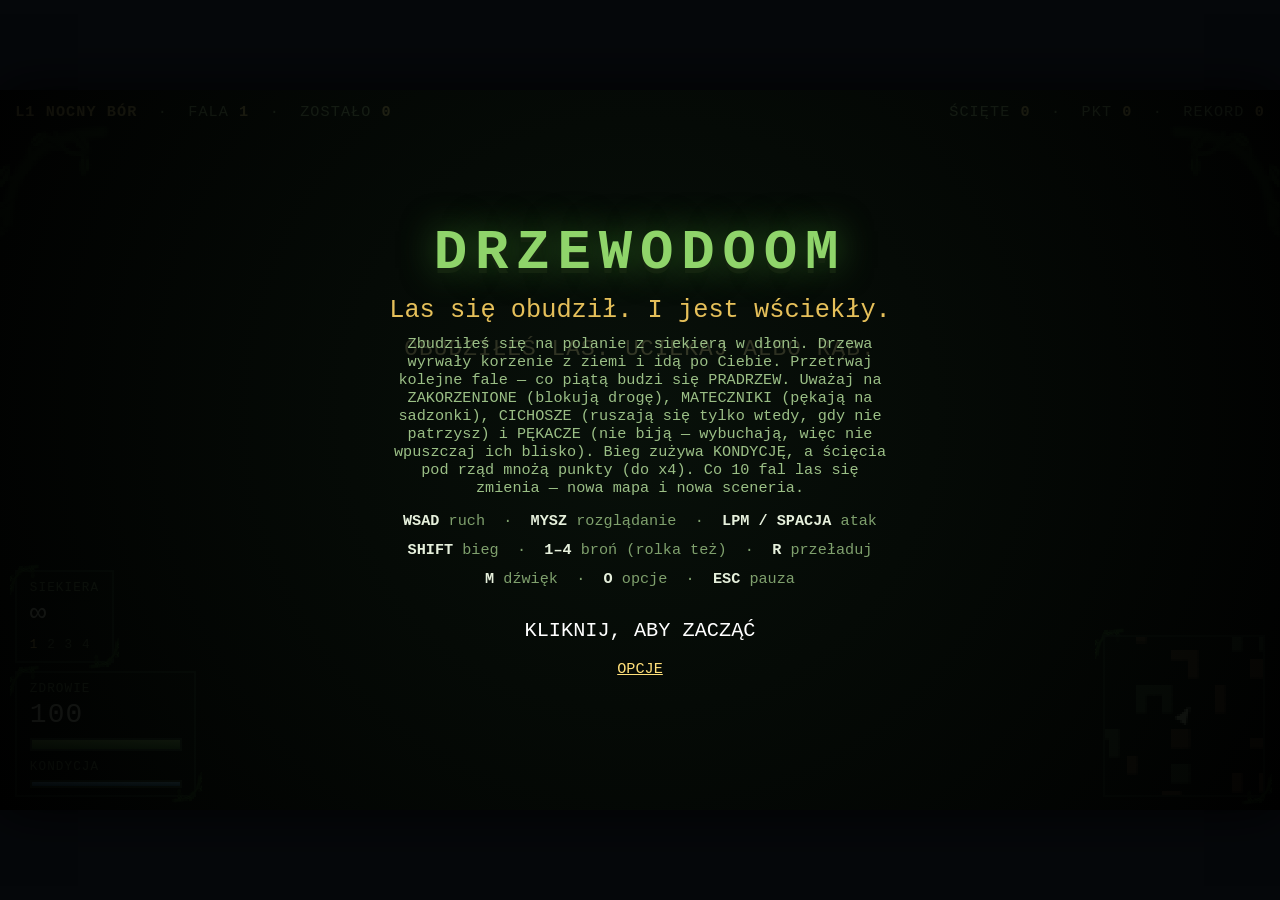
<file: doom-drzewa-pakiet-a.html>
<!doctype html>
<html lang="pl">
<head>
<meta charset="utf-8">
<meta name="viewport" content="width=device-width,initial-scale=1">
<title>DRZEWODOOM — Las Cię dopadnie (Pakiet A)</title>
<style>
  :root{ --s: 3; }
  *{ box-sizing:border-box; margin:0; padding:0; }
  html,body{ height:100%; background:#05070a; overflow:hidden;
    font-family:"Consolas","Courier New",monospace; color:#cfe3c4; }
  #app{ position:relative; margin:auto; background:#000; overflow:hidden;
        box-shadow:0 0 calc(20px*var(--s)) rgba(0,0,0,.9); }
  canvas#cv{ display:block; width:100%; height:100%; image-rendering:pixelated;
             image-rendering:crisp-edges; }
  #ui{ position:absolute; inset:0; pointer-events:none;
       font-size:calc(7px*var(--s)); line-height:1.3; letter-spacing:.06em;
       text-shadow:0 calc(1px*var(--s)) 0 #000, 0 0 calc(4px*var(--s)) rgba(0,0,0,.9); }

  #topbar{ position:absolute; top:calc(5px*var(--s)); left:calc(6px*var(--s));
           right:calc(6px*var(--s)); display:flex; justify-content:space-between;
           color:#9bbf86; font-size:calc(6px*var(--s)); }
  #topbar b{ color:#e8d27a; }

  #msg{ position:absolute; left:0; right:0; top:34%; text-align:center;
        color:#ffe9a8; font-size:calc(9px*var(--s)); opacity:0; transition:opacity .25s; }
  #msg.show{ opacity:1; }

  #bottom{ position:absolute; left:calc(6px*var(--s)); right:calc(6px*var(--s));
           bottom:calc(5px*var(--s)); display:flex; align-items:flex-end;
           justify-content:space-between; gap:calc(8px*var(--s)); }
  .blk{ background:rgba(6,12,8,.55); border:calc(1px*var(--s)) solid #1e3324;
        padding:calc(3px*var(--s)) calc(5px*var(--s)); }
  .lbl{ font-size:calc(5px*var(--s)); color:#6f8f61; }
  .big{ font-size:calc(11px*var(--s)); color:#e6f0dc; }
  .bar{ width:calc(60px*var(--s)); height:calc(5px*var(--s)); background:#132015;
        border:calc(1px*var(--s)) solid #2b4630; margin-top:calc(2px*var(--s)); }
  .bar > i{ display:block; height:100%; background:linear-gradient(#8fd46a,#3f8a35); width:100%; }
  #hpbar.low{ background:linear-gradient(#ff8a5a,#c22b2b); }
  .sbar{ height:calc(3px*var(--s)); }
  .sbar > i{ background:linear-gradient(#8ad8ff,#2f7fae); }
  .sbar.out > i{ background:linear-gradient(#ff9a5a,#b84a2a); }
  #bossbar{ position:absolute; top:calc(16px*var(--s)); left:50%;
            transform:translateX(-50%); text-align:center; }
  #bossbar.hide{ display:none; }
  #bossname{ font-size:calc(5px*var(--s)); color:#ff8a72; letter-spacing:.18em; }
  .bbar{ width:calc(88px*var(--s)); height:calc(4px*var(--s)); }
  .bbar > i{ background:linear-gradient(#ff6a4a,#8d1f14); }
  /* ---------- leśne akcenty: pnącza rysowane pod kolory biomu ----------
     Grafika powstaje w makeVineCorner() i wjeżdża tu zmiennymi --vine/--vine-big,
     dlatego przy zmianie lasu pnącza same zmieniają odcień. */
  /* #bossbar jest już absolutny (sam jest kontekstem dla swoich pnączy) */
  .blk, #minibox, #optrows{ position:relative; }
  .blk::before, .blk::after,
  #minibox::before, #minibox::after,
  #optrows::before, #optrows::after{
    content:''; position:absolute; pointer-events:none;
    width:calc(13px*var(--s)); height:calc(13px*var(--s));
    background:var(--vine) no-repeat center/100% 100%;
    image-rendering:pixelated; opacity:.9; }
  .blk::before, #minibox::before, #optrows::before{
    left:calc(-3px*var(--s)); top:calc(-3px*var(--s)); }
  .blk::after, #minibox::after, #optrows::after{
    right:calc(-3px*var(--s)); bottom:calc(-3px*var(--s)); transform:rotate(180deg); }
  #optrows::before, #optrows::after{ opacity:.75; }
  /* pasek bossa dostaje pnącza po bokach, żeby nie zasłaniać samego paska */
  #bossbar::before, #bossbar::after{
    content:''; position:absolute; pointer-events:none;
    top:50%; margin-top:calc(-5px*var(--s));
    width:calc(11px*var(--s)); height:calc(11px*var(--s));
    background:var(--vine) no-repeat center/100% 100%;
    image-rendering:pixelated; opacity:.8; }
  #bossbar::before{ left:calc(-14px*var(--s)); transform:rotate(-90deg); }
  #bossbar::after{ right:calc(-14px*var(--s)); transform:rotate(90deg); }
  /* pnącza zwisające z górnych narożników ekranu — rama lasu wokół obrazu */
  #frame{ position:absolute; inset:0; pointer-events:none; }
  #frame::before, #frame::after{
    content:''; position:absolute; top:calc(13px*var(--s));
    width:calc(48px*var(--s)); height:calc(48px*var(--s));
    background:var(--vine-big) no-repeat center/100% 100%;
    image-rendering:pixelated; opacity:.5; }
  #frame::before{ left:0; }
  #frame::after{ right:0; transform:scaleX(-1); }
  #minibox{ line-height:0; align-self:flex-end; }

  /* lewa kolumna HUD: broń u góry, pod nią zdrowie i kondycja */
  #sidehud{ display:flex; flex-direction:column; align-items:flex-start;
            gap:calc(3px*var(--s)); text-align:left; }
  #sidehud .bar{ margin-right:auto; }   /* paski trzymają się lewej krawędzi */
  #wepbox{ text-align:left; }
  #weplist{ font-size:calc(5px*var(--s)); color:#5d7a52; margin-top:calc(2px*var(--s)); }
  #weplist span.on{ color:#ffe07a; }

  /* minimapa siedzi w prawym dolnym narożniku, jako ostatni element #bottom */
  #mini{ display:block; align-self:flex-end;
         width:calc(64px*var(--s)); height:calc(64px*var(--s));
         image-rendering:pixelated; opacity:.8;
         border:calc(1px*var(--s)) solid #1e3324; background:rgba(4,9,6,.5); }

  #overlay{ position:absolute; inset:0; display:flex; flex-direction:column;
            align-items:center; justify-content:center; gap:calc(4px*var(--s));
            background:radial-gradient(circle at 50% 45%, rgba(10,20,12,.82), rgba(0,0,0,.95));
            text-align:center; padding:calc(10px*var(--s)); cursor:pointer; }
  #overlay.hidden{ display:none; }
  #overlay h1{ font-size:calc(22px*var(--s)); letter-spacing:.14em; color:#8fd46a;
               text-shadow:0 calc(2px*var(--s)) 0 #14240f, 0 0 calc(14px*var(--s)) #2f6b22; }
  #overlay h2{ font-size:calc(10px*var(--s)); color:#e6c05a; font-weight:normal; }
  #overlay p{ font-size:calc(6px*var(--s)); color:#9bbf86; max-width:calc(200px*var(--s)); }
  #overlay .keys{ font-size:calc(6px*var(--s)); color:#7fa06d; line-height:1.9; }
  #overlay .keys b{ color:#e6f0dc; }
  #overlay .go{ margin-top:calc(6px*var(--s)); font-size:calc(8px*var(--s)); color:#fff;
                animation:blink 1.1s steps(2) infinite; }
  @keyframes blink{ 50%{ opacity:.25 } }
  #stats{ font-size:calc(7px*var(--s)); color:#cfe3c4; line-height:1.8; }
  #optrows{ display:flex; flex-direction:column; gap:calc(2px*var(--s));
            margin-top:calc(3px*var(--s)); }
  .optrow{ display:flex; align-items:center; justify-content:space-between;
           gap:calc(4px*var(--s)); font-size:calc(6px*var(--s)); color:#9bbf86;
           background:rgba(6,12,8,.55); border:calc(1px*var(--s)) solid #1e3324;
           padding:calc(2px*var(--s)) calc(4px*var(--s)); min-width:calc(168px*var(--s)); }
  .optrow b{ color:#e6f0dc; min-width:calc(52px*var(--s)); text-align:center; }
  .optbtn{ cursor:pointer; color:#ffe07a; padding:0 calc(3px*var(--s)); }
  .optbtn:hover{ color:#fff; }
  #overlay .link{ cursor:pointer; color:#ffe07a; text-decoration:underline;
                  font-size:calc(6px*var(--s)); margin-top:calc(3px*var(--s)); }
</style>
</head>
<body>
<div id="app">
  <canvas id="cv" width="480" height="270"></canvas>
  <div id="ui">
    <div id="frame"></div>
    <div id="topbar">
      <div><b id="biome">NOCNY BÓR</b> &nbsp;·&nbsp; FALA <b id="wave">1</b> &nbsp;·&nbsp; ZOSTAŁO <b id="left">0</b></div>
      <div>ŚCIĘTE <b id="kills">0</b> &nbsp;·&nbsp; PKT <b id="score">0</b> &nbsp;·&nbsp; REKORD <b id="best">0</b></div>
    </div>
    <div id="bossbar" class="hide">
      <div id="bossname">PRADRZEW</div>
      <div class="bar bbar"><i id="bosshp"></i></div>
    </div>
    <div id="msg"></div>
    <div id="bottom">
      <div id="sidehud">
        <div class="blk" id="wepbox">
          <div class="lbl" id="wepname">SIEKIERA</div>
          <div class="big" id="ammo">∞</div>
          <div id="weplist"><span class="on">1</span> <span>2</span> <span>3</span> <span>4</span></div>
        </div>
        <div class="blk">
          <div class="lbl">ZDROWIE</div>
          <div class="big" id="hpnum">100</div>
          <div class="bar"><i id="hpbar"></i></div>
          <div class="lbl" style="margin-top:calc(3px*var(--s))">KONDYCJA</div>
          <div class="bar sbar"><i id="stambar"></i></div>
        </div>
      </div>
      <div id="minibox"><canvas id="mini" width="72" height="72"></canvas></div>
    </div>
  </div>
  <div id="overlay"></div>
</div>

<script>
"use strict";
/* ============================================================
   DRZEWODOOM — raycasterowy klon Dooma, w którym gonią Cię drzewa
   Jeden plik, zero zależności.
   ============================================================ */

/* ---------- opcje gracza (czułość, FOV, rozdzielczość, głośność) ---------- */
function clampNum(v,a,b,d){ v=+v; return isFinite(v) ? (v<a?a:v>b?b:v) : d; }
const RES = [[320,180],[480,270],[640,360]];
const OPT_KEY = 'drzewodoom.opt';
let opt = { sens:1, fov:1, res:1, vol:0.5 };
try{
  const raw = localStorage.getItem(OPT_KEY);
  if(raw){ const o=JSON.parse(raw)||{};
    opt = { sens:clampNum(o.sens,0.3,2.5,1), fov:clampNum(o.fov,0.8,1.4,1),
            res:Math.min(RES.length-1, Math.max(0, o.res|0)), vol:clampNum(o.vol,0,1,0.5) }; }
}catch(err){ /* prywatne okno — gramy na domyślnych */ }
function saveOpt(){ try{ localStorage.setItem(OPT_KEY, JSON.stringify(opt)); }catch(err){} }

let W = RES[opt.res][0], H = RES[opt.res][1];
let PLANE = 0.66*opt.fov;                    // połowa szerokości płaszczyzny rzutu
const cv  = document.getElementById('cv');
const ctx = cv.getContext('2d', { alpha:false });

// Bufory zależą od rozdzielczości, więc są zmienne i przydzielane od nowa
// przy każdej zmianie w opcjach (applyRes()).
let img, buf, zbuf, vign=null;
function allocBuffers(){
  cv.width = W; cv.height = H;
  ctx.imageSmoothingEnabled = false;
  img  = ctx.createImageData(W, H);
  buf  = new Uint32Array(img.data.buffer);
  zbuf = new Float32Array(W);
  vign = null;                               // winieta ma rozmiar ekranu
}
allocBuffers();

const mini = document.getElementById('mini');
const mctx = mini.getContext('2d');

// Mgła i jej zasięg zmieniają się wraz z biomem, a kolor mgły jest wpalany
// w poziomy przyciemnienia tekstur — dlatego przy zmianie poziomu przebudowujemy
// cały zestaw grafik (patrz rebuildArt()).
let MAXFOG = 13.5;                   // dystans całkowitego zaniku we mgle
let FOG = [10, 15, 22];              // kolor mgły

/* ---------- narzędzia ---------- */
function mulberry32(a){ return function(){ a|=0; a=a+0x6D2B79F5|0;
  let t=Math.imul(a^a>>>15,1|a); t=t+Math.imul(t^t>>>7,61|t)^t;
  return ((t^t>>>14)>>>0)/4294967296; }; }
const clamp=(v,a,b)=>v<a?a:v>b?b:v;
const lerp =(a,b,t)=>a+(b-a)*t;

/* ---------- A2: szum proceduralny (kafelkujący) ----------
   hash2 daje powtarzalną wartość z pary współrzędnych kraty, vnoise
   interpoluje ją dwuliniowo, a fbm składa oktawy. Krata zawija się mod `per`,
   więc każda tekstura kafelkuje się bez szwu. */
function hash2(x,y,seed){
  let h = Math.imul(x,374761393) + Math.imul(y,668265263) + Math.imul(seed,1274126177);
  h = Math.imul(h ^ (h>>>13), 1274126177);
  return ((h ^ (h>>>16))>>>0) / 4294967296;
}
const smooth = t => t*t*(3-2*t);

// u,v w [0,1); `per` to liczba komórek siatki na całą teksturę (musi być całkowita)
function vnoise(u,v,per,seed){
  const x=u*per, y=v*per;
  const xi=Math.floor(x), yi=Math.floor(y);
  const xf=smooth(x-xi), yf=smooth(y-yi);
  const x0=((xi%per)+per)%per, y0=((yi%per)+per)%per;
  const x1=(x0+1)%per,    y1=(y0+1)%per;
  return lerp(lerp(hash2(x0,y0,seed), hash2(x1,y0,seed), xf),
              lerp(hash2(x0,y1,seed), hash2(x1,y1,seed), xf), yf);
}

// fBm: każda kolejna oktawa dwa razy gęstsza i dwa razy cichsza
function fbm(u,v,base,seed,oct){
  let s=0, amp=0.5, norm=0, f=base;
  for(let o=0;o<oct;o++){
    s += vnoise(u,v,f,seed+o*131)*amp;
    norm += amp; amp *= 0.5; f *= 2;
  }
  return s/norm;
}
// rozciągnięcie kontrastu wokół 0.5 — fBm sam z siebie rzadko dochodzi do skrajności
const ctr = (v,k) => clamp((v-0.5)*k+0.5, 0, 1);

function hexRGB(h){ const n=parseInt(h.slice(1),16); return [(n>>16)&255,(n>>8)&255,n&255]; }

const TEXN = 64;          // bok tekstury ścian i podłoża (potęga dwójki!)
const VARIANTS = 3;       // A4 — ile wariantów każdego materiału

/* ---------- A5: relief z mapy wysokości ----------
   Gradient hmap rzutowany na stały kierunek światła daje wytłoczenie
   wypalone wprost w kolor tekstury — koszt w runtime zerowy. */
const LIGHT_X = -0.6, LIGHT_Y = -0.8;     // światło z góry-lewej, wspólne dla WSZYSTKICH tekstur

function relief(h,N,lx,ly){
  const out=new Uint8Array(N*N);
  const K = 340*(N/64);                   // gradient maleje z rozdzielczością
  for(let y=0;y<N;y++) for(let x=0;x<N;x++){
    const l=h[y*N+((x-1)&(N-1))], r=h[y*N+((x+1)&(N-1))];
    const u=h[((y-1)&(N-1))*N+x], d=h[((y+1)&(N-1))*N+x];
    const gx=(r-l)/255, gy=(d-u)/255;
    out[y*N+x] = clamp(128 - (gx*lx+gy*ly)*K, 0, 255)|0;
  }
  return out;
}

// 128 = neutralnie; 0.35 to dobry punkt startowy, 0.6 już przesadza
function applyRelief(px, ao, N, strength){
  for(let i=0;i<N*N;i++){
    const c=px[i];
    if(((c>>>24)&255)<128) continue;
    const k = 1 + (ao[i]/255 - 0.5)*2*strength;
    const r=(c&255)*k, g=((c>>>8)&255)*k, b=((c>>>16)&255)*k;
    px[i] = (255<<24)
          | ((b>255?255:b|0)<<16)
          | ((g>255?255:g|0)<<8)
          |  (r>255?255:r|0);
  }
}

/* ---------- A3: mipmapy ----------
   Daleka ściana próbkowała co dziesiąty teksel i szumiała przy każdym ruchu.
   Trzy poziomy zmniejszonej tekstury usuwają migotanie i mieszczą się w L1. */
const MIP_N = 3;

// filtr pudełkowy 2x2; teksele w pełni przezroczyste nie brudzą średniej,
// bo inaczej sprite'y dostają aureolę w kolorze tła
function downsample(src,w,h){
  const w2=w>>1, h2=h>>1, out=new Uint32Array(w2*h2);
  for(let y=0;y<h2;y++) for(let x=0;x<w2;x++){
    let r=0,g=0,b=0,n=0;
    for(let dy=0;dy<2;dy++) for(let dx=0;dx<2;dx++){
      const c=src[(y*2+dy)*w + x*2+dx];
      if(((c>>>24)&255)<128) continue;
      r+=c&255; g+=(c>>>8)&255; b+=(c>>>16)&255; n++;
    }
    // próg 2 z 4: sprite (i prześwity w koronach) zachowuje sylwetkę
    out[y*w2+x] = n<2 ? 0
      : (255<<24)|(((b/n)|0)<<16)|(((g/n)|0)<<8)|((r/n)|0);
  }
  return {w:w2,h:h2,data:out};
}

// zastępuje bezpośrednie wywołania shadeLevels(...)
function buildTex(tex, n){
  const mips=[{w:tex.w,h:tex.h,data:tex.data}];
  while(mips.length<MIP_N){
    const m=mips[mips.length-1];
    if(m.w<=8||m.h<=8) break;
    mips.push(downsample(m.data,m.w,m.h));
  }
  tex.mip = mips.map(m => shadeLevels(m, n));
  tex.w=mips[0].w; tex.h=mips[0].h; tex.n=n;
  return tex;
}
// piramida bywa krótsza niż MIP_N (małe sprite'y) — nigdy nie wychodź poza nią
function mipOf(tex,i){ const m=tex.mip; return m[i<m.length?i:m.length-1]; }

/* ============================================================
   MAPA
   ============================================================ */
const RAW = [
 "################################",
 "#..............................#",
 "#..BBB......MMM.........BB.....#",
 "#..B..........M.........BB.....#",
 "#..B.......B..M................#",
 "#..........B..........MMMM.....#",
 "#....MM....B..........M..M.....#",
 "#....MM...............M..M.....#",
 "#..............BBB.............#",
 "#....B...........B......BB.....#",
 "#....B...........B......BB.....#",
 "#....B.........................#",
 "#..........MMMM.....B..........#",
 "#..........M..M.....B..........#",
 "#..BB......M..M.....B......M...#",
 "#..BB......................M...#",
 "#..........................M...#",
 "#.....MMM......BB..............#",
 "#.......M......BB.......BBB....#",
 "#.......M.................B....#",
 "#.........B...............B....#",
 "#....B....B....MM..............#",
 "#....B.........MM.....B..B.....#",
 "#....B................B..B.....#",
 "#.............BB...............#",
 "#....MMMM.....BB......MM.......#",
 "#.......M.............MM.......#",
 "#.......M......................#",
 "#..BB.......B........BBB.......#",
 "#..BB.......B..................#",
 "#..............................#",
 "################################",
];
let map = [], MW = 0, MH = 0;
const cell = (x,y)=> (x<0||y<0||x>=MW||y>=MH) ? 1 : map[y|0][x|0];

function applyMap(g){ map = g.m; MW = g.w; MH = g.h; }

// Poziom 1 to ręcznie ułożona mapa z RAW — znajomy start przed proceduralnymi.
function mapFromRAW(){
  const h = RAW.length, w = Math.max(...RAW.map(r=>r.length));
  const m = [];
  for(let y=0;y<h;y++){
    const row = new Uint8Array(w);
    for(let x=0;x<w;x++){
      const c = RAW[y][x] || '.';
      let v = 0;
      if(c==='#') v=1; else if(c==='B') v=2; else if(c==='M') v=3;
      if(x===0||y===0||x===w-1||y===h-1) v=1;   // zawsze domknięta granica
      row[x]=v;
    }
    m.push(row);
  }
  return { m, w, h };
}

/* ---------- generator map ---------- */
// Rozrzuca kępy w duchu ręcznej mapy: bloki, żywopłoty, puste w środku
// kwadraty i pojedyncze drzewa. Gęstość rośnie z poziomem.
function genMap(seed, level){
  const rnd = mulberry32(seed);
  const w = 32 + (rnd()*7|0), h = 32 + (rnd()*7|0);
  const m = [];
  for(let y=0;y<h;y++) m.push(new Uint8Array(w));
  for(let x=0;x<w;x++){ m[0][x]=1; m[h-1][x]=1; }
  for(let y=0;y<h;y++){ m[y][0]=1; m[y][w-1]=1; }
  const set=(x,y,v)=>{ if(x>0&&y>0&&x<w-1&&y<h-1) m[y][x]=v; };

  const density = Math.min(0.115, 0.060 + (level-1)*0.006);
  const clumps  = Math.round(w*h*density/3);
  for(let i=0;i<clumps;i++){
    const x = 1+(rnd()*(w-2)|0), y = 1+(rnd()*(h-2)|0);
    const mat = rnd()<0.55 ? 2 : (rnd()<0.55 ? 1 : 3);
    const shape = rnd();
    if(shape<0.28){                       // zwarty blok
      const bw=1+(rnd()*3|0), bh=1+(rnd()*3|0);
      for(let a=0;a<bw;a++) for(let b=0;b<bh;b++) set(x+a,y+b,mat);
    } else if(shape<0.55){                // żywopłot
      const len=2+(rnd()*5|0), hor=rnd()<0.5;
      for(let a=0;a<len;a++) set(x+(hor?a:0), y+(hor?0:a), mat);
    } else if(shape<0.78){                // pusty w środku kwadrat — jak MMMM w oryginale
      const s=3+(rnd()*2|0);
      for(let a=0;a<s;a++){ set(x+a,y,mat); set(x+a,y+s-1,mat); set(x,y+a,mat); set(x+s-1,y+a,mat); }
    } else {                              // kępa
      set(x,y,mat);
      if(rnd()<0.5) set(x+1,y,mat);
      if(rnd()<0.5) set(x,y+1,mat);
      if(rnd()<0.25) set(x+1,y+1,mat);
    }
  }
  return { m, w, h };
}

// Zamurowuje wszystkie obszary poza największym spójnym — inaczej wrogowie
// zespawnowani w odciętej kieszeni nigdy nie dojdą i fala nigdy się nie skończy.
// Sąsiedztwo 4-kierunkowe, bo tryMove przesuwa się osobno po osiach:
// przejście „po skosie" nie istnieje.
function largestRegion(m,w,h){
  const seen = new Uint8Array(w*h);
  const regions = [];
  let bestSize = 0, best = null;
  const stack = [];
  for(let y=1;y<h-1;y++) for(let x=1;x<w-1;x++){
    if(m[y][x]!==0 || seen[y*w+x]) continue;
    stack.length=0; stack.push(x,y); seen[y*w+x]=1;
    const reg=[];
    while(stack.length){
      const cy=stack.pop(), cx=stack.pop();
      reg.push(cy*w+cx);
      if(cx>1     && m[cy][cx-1]===0 && !seen[cy*w+cx-1]){ seen[cy*w+cx-1]=1; stack.push(cx-1,cy); }
      if(cx<w-2   && m[cy][cx+1]===0 && !seen[cy*w+cx+1]){ seen[cy*w+cx+1]=1; stack.push(cx+1,cy); }
      if(cy>1     && m[cy-1][cx]===0 && !seen[(cy-1)*w+cx]){ seen[(cy-1)*w+cx]=1; stack.push(cx,cy-1); }
      if(cy<h-2   && m[cy+1][cx]===0 && !seen[(cy+1)*w+cx]){ seen[(cy+1)*w+cx]=1; stack.push(cx,cy+1); }
    }
    regions.push(reg);
    if(reg.length>bestSize){ bestSize=reg.length; best=reg; }
  }
  for(const reg of regions){
    if(reg===best) continue;
    for(const idx of reg) m[(idx/w)|0][idx%w] = 1;
  }
  return bestSize;
}

// Powtarza losowanie, aż mapa jest dość otwarta i ma choć jedną polanę 3x3
// (findOpenSpot potrzebuje jej na punkt startowy gracza).
function buildMap(seed, level){
  for(let attempt=0; attempt<60; attempt++){
    const g = genMap(seed + attempt*7919, level);
    const open = largestRegion(g.m, g.w, g.h);
    if(open < g.w*g.h*0.42) continue;
    let has3=false;
    for(let y=2;y<g.h-2 && !has3;y++){
      for(let x=2;x<g.w-2;x++){
        let ok=true;
        for(let oy=-1;oy<=1 && ok;oy++) for(let ox=-1;ox<=1;ox++)
          if(g.m[y+oy][x+ox]!==0){ ok=false; break; }
        if(ok){ has3=true; break; }
      }
    }
    if(has3) return g;
  }
  return mapFromRAW();          // awaryjnie: znana, na pewno grywalna mapa
}

/* ============================================================
   TEKSTURY (proceduralne, z 32 poziomami przyciemnienia)
   ============================================================ */
function makeCanvas(w,h){ const c=document.createElement('canvas'); c.width=w; c.height=h; return c; }
function grab(c){
  const g=c.getContext('2d');
  const d=g.getImageData(0,0,c.width,c.height);
  return { w:c.width, h:c.height, data:new Uint32Array(d.data.buffer) };
}
function shadeLevels(tex, n){
  const lv=[];
  for(let l=0;l<n;l++){
    const f = 1 - l/(n-1);
    const out = new Uint32Array(tex.data.length);
    for(let i=0;i<tex.data.length;i++){
      const c = tex.data[i];
      const a = (c>>>24)&255;
      if(a<128){ out[i]=0; continue; }
      const r = c&255, g=(c>>>8)&255, b=(c>>>16)&255;
      const nr = (r*f + FOG[0]*(1-f))|0;
      const ng = (g*f + FOG[1]*(1-f))|0;
      const nb = (b*f + FOG[2]*(1-f))|0;
      out[i] = (255<<24)|(nb<<16)|(ng<<8)|nr;
    }
    lv.push(out);
  }
  tex.lv = lv; tex.n = n;
  return tex;
}

/* ---------- biomy ----------
   Każdy poziom (10 fal) to inny biom: inna mgła, inne tekstury ścian i
   podłoża, inne niebo i inny odcień samych drzew. */
const BIOMES = [
  { name:'NOCNY BÓR', fog:[10,15,22], maxfog:13.5,
    stone:'#3a3d42', stoneRGB:[70,74,80],
    bark:'#4a3524', barkDark:[30,20,12], barkLite:[120,92,60], knot:['#2b1d12','#5c452e'],
    moss:[40,90,30], mossVar:[40,70,40], vine:'rgba(50,110,45,.6)',
    grass:'#1d2c17', grassA:[28,52,22], grassAVar:[22,40,18],
    grassB:[12,24,10], grassBVar:[14,20,10], litter:[70,55,30], sparkle:'rgba(190,190,120,.35)',
    ground2:{ grass:'#2a2117', a:[64,52,34], aVar:[24,20,12], b:[34,28,18], bVar:[16,14,8] }, canopyGap:0.42,
    treeTint:null, mini:['#4a4f56','#6a4b30','#3d5c3a'],
    sky:{ stops:['#04060d','#0b1522','#16242a','#0a1210'], stars:700, moon:true,
          cloud:'40,55,70', treeline:['#0a140e','#08110c','#050c08'] } },

  { name:'TRZĘSAWISKO', fog:[12,22,17], maxfog:10.5,
    stone:'#2c3a31', stoneRGB:[56,74,62],
    bark:'#3b3526', barkDark:[18,22,14], barkLite:[92,100,62], knot:['#1d2216','#4a5230'],
    moss:[45,105,45], mossVar:[45,80,40], vine:'rgba(70,130,60,.75)',
    grass:'#1a2418', grassA:[34,54,28], grassAVar:[24,36,16],
    grassB:[26,30,16], grassBVar:[18,18,10], litter:[60,58,32], sparkle:'rgba(150,200,150,.30)',
    ground2:{ grass:'#16221e', a:[30,58,48], aVar:[20,30,24], b:[18,34,30], bVar:[12,18,16] }, canopyGap:0.38,
    treeTint:'rgba(24,60,42,.22)', mini:['#3c4a41','#5a5230','#3f6444'],
    sky:{ stops:['#070d0b','#0d1a14','#16261c','#0b1410'], stars:120, moon:false,
          cloud:'50,80,62', treeline:['#0b1610','#08120c','#050d08'] } },

  { name:'ZGLISZCZA', fog:[30,18,13], maxfog:15.5,
    stone:'#3b3532', stoneRGB:[74,66,60],
    bark:'#2e241f', barkDark:[14,10,8], barkLite:[96,66,44], knot:['#140e0a','#4a3020'],
    moss:[90,50,25], mossVar:[70,40,20], vine:'rgba(120,60,30,.5)',
    grass:'#241d19', grassA:[52,42,34], grassAVar:[30,24,18],
    grassB:[26,20,17], grassBVar:[18,14,10], litter:[90,50,28], sparkle:'rgba(255,140,60,.45)',
    ground2:{ grass:'#1c1614', a:[72,66,62], aVar:[26,24,22], b:[30,24,20], bVar:[14,12,10] }, canopyGap:0.62,
    treeTint:'rgba(40,20,12,.42)', mini:['#544a44','#4a3a30','#6a4a30'],
    sky:{ stops:['#120806','#24100a','#3a1a0e','#180b07'], stars:90, moon:false,
          cloud:'90,50,36', treeline:['#1a0e09','#140a07','#0d0705'] } },

  { name:'SZRON', fog:[34,42,52], maxfog:9.5,
    stone:'#4a5460', stoneRGB:[96,110,126],
    bark:'#4e4a46', barkDark:[30,32,36], barkLite:[150,160,175], knot:['#2a2c30','#6a7078'],
    moss:[150,175,195], mossVar:[50,50,50], vine:'rgba(180,200,220,.5)',
    grass:'#8e9aa8', grassA:[170,182,196], grassAVar:[40,40,40],
    grassB:[120,134,150], grassBVar:[30,30,34], litter:[90,96,104], sparkle:'rgba(235,245,255,.7)',
    ground2:{ grass:'#6a7686', a:[122,134,150], aVar:[30,30,34], b:[80,92,108], bVar:[24,24,28] }, canopyGap:0.50,
    treeTint:'rgba(150,178,205,.26)', mini:['#5e6a78','#5a5450','#7a8894'],
    sky:{ stops:['#070b14','#101a2a','#1e2c40','#141c26'], stars:900, moon:true,
          cloud:'70,90,120', treeline:['#141c26','#101720','#0b1017'] } },

  { name:'GRZYBNIA', fog:[26,13,32], maxfog:11.5,
    stone:'#3a2c44', stoneRGB:[74,56,88],
    bark:'#42283e', barkDark:[20,10,20], barkLite:[118,70,110], knot:['#1c0e1c','#5a3452'],
    moss:[140,60,150], mossVar:[60,40,60], vine:'rgba(150,70,160,.6)',
    grass:'#221630', grassA:[58,34,70], grassAVar:[30,20,36],
    grassB:[30,18,38], grassBVar:[18,12,22], litter:[110,60,120], sparkle:'rgba(220,140,255,.55)',
    ground2:{ grass:'#2a1a32', a:[96,54,110], aVar:[40,26,44], b:[44,24,54], bVar:[22,14,26] }, canopyGap:0.40,
    treeTint:'rgba(92,40,112,.30)', mini:['#4e3c5a','#523046','#6a4070'],
    sky:{ stops:['#0a0512','#170a24','#261038','#120a1c'], stars:1100, moon:false,
          cloud:'70,40,90', treeline:['#140a1c','#0f0715','#0a050e'] } },
];

/* ---------- A2/A4/A5: generatory tekstur ----------
   Każdy generator dostaje `variant` (A4) i buduje po drodze mapę wysokości,
   z której A5 wypala relief. Kolejność jest krytyczna: relief musi trafić
   w bazową teksturę PRZED buildTex/shadeLevels, inaczej przemnożymy też
   kolor mgły i najdalsze ściany zaczną migotać kontrastem. */
function texBark(B, variant){
  const N=TEXN, S=N/64, sd=7+(variant||0)*911;
  const c=makeCanvas(N,N), g=c.getContext('2d');
  const im=g.createImageData(N,N), px=new Uint32Array(im.data.buffer);
  const base=hexRGB(B.bark), dk=B.barkDark, lt=B.barkLite;
  const hmap=new Uint8Array(N*N);

  for(let y=0;y<N;y++) for(let x=0;x<N;x++){
    const u=x/N, v=y/N;
    // domena zgnieciona w pionie -> włókna biegną wzdłuż pnia
    const fib   = ctr(fbm(u, v*0.15, 12, sd, 3), 2.0);
    // funkcja grzbietowa: |2n-1| daje ostre bruzdy zamiast miękkich plam
    const bruzd = Math.abs(ctr(fbm(u, v*0.25, 6, sd+23, 2), 2.2)*2-1);
    const plamy = ctr(fbm(u, v, 3, sd+41, 2), 1.8);  // duże przebarwienia

    const t = clamp(0.50 + (fib-0.5)*0.62 + (0.32-bruzd)*0.85 - (plamy-0.5)*0.28, 0, 1);
    hmap[y*N+x] = t*255|0;

    const lo = t<0.5, m = lo ? t*2 : (t-0.5)*2;
    const r = lo ? lerp(dk[0],base[0],m) : lerp(base[0],lt[0],m);
    const gg= lo ? lerp(dk[1],base[1],m) : lerp(base[1],lt[1],m);
    const b = lo ? lerp(dk[2],base[2],m) : lerp(base[2],lt[2],m);
    px[y*N+x] = (255<<24)|((b|0)<<16)|((gg|0)<<8)|(r|0);
  }

  const ao = relief(hmap, N, LIGHT_X, LIGHT_Y);    // A5
  applyRelief(px, ao, N, 0.35);
  g.putImageData(im,0,0);

  // sęki zostają na canvasie — kilka elips czyta się lepiej niż szum
  const r=mulberry32(sd);
  for(let i=0;i<5;i++){
    const x=(6+r()*52)*S, y=(6+r()*52)*S, rr=(3+r()*4)*S;
    g.fillStyle=B.knot[0]; g.beginPath(); g.ellipse(x,y,rr,rr*.7,0,0,7); g.fill();
    g.fillStyle=B.knot[1]; g.beginPath(); g.ellipse(x,y,rr*.5,rr*.35,0,0,7); g.fill();
  }
  // UWAGA: dawne ciemne pasy u góry i dołu maskowały szew kafla. Szum kafelkuje
  // się bez szwu, więc pasy byłyby już tylko poziomymi liniami na każdym pniu.
  const tex=grab(c); tex.h8=hmap; return tex;
}

function texStone(moss, B, variant){
  const N=TEXN, S=N/64, sd=(moss?31:13)+(variant||0)*911;
  const c=makeCanvas(N,N), g=c.getContext('2d');
  const im=g.createImageData(N,N), px=new Uint32Array(im.data.buffer);
  const base=B.stoneRGB, hmap=new Uint8Array(N*N);
  const BS=16*S;                                   // bok bloku razem ze spoiną

  for(let y=0;y<N;y++) for(let x=0;x<N;x++){
    const u=x/N, v=y/N;
    const row=Math.floor(y/BS), off=(row&1)*(BS/2);
    const col=Math.floor((x-off)/BS);
    const lx=x-off-col*BS, ly=y-row*BS;
    const e=Math.min(lx, BS-1-lx, ly, BS-1-ly)/S;  // odległość od spoiny (w pikselach 64-ki)
    const cet=(ctr(fbm(u,v,8,sd,3),2.2)-0.5)*0.36; // cętkowanie ±18%
    const tb=0.6+hash2(col,row,sd)*0.4;            // jasność pojedynczego bloku
    let k, hgt;
    if(e<1){ k=tb*0.42; hgt=45; }                  // spoina — wgłębiona
    else{
      k=tb*(1+cet);
      if(ly<2*S)           k*=1.14;                // światło na górnej krawędzi
      else if(ly>BS-1-2*S) k*=0.74;                // cień pod blokiem
      hgt=clamp(150+cet*300+Math.min(e,3)*20, 0, 255);
    }
    let r=base[0]*k, gg=base[1]*k, b=base[2]*k;
    if(moss){
      // próg na szumie: mech układa się w płaty, a nie w konfetti
      const m=ctr(fbm(u,v,4,sd+7,2),2.2);
      if(m>0.55){
        const w=clamp((m-0.55)*5,0,1)*0.85, mv=fbm(u,v,14,sd+3,2);
        r =lerp(r,  B.moss[0]+mv*B.mossVar[0], w);
        gg=lerp(gg, B.moss[1]+mv*B.mossVar[1], w);
        b =lerp(b,  B.moss[2]+mv*B.mossVar[2], w);
        hgt=clamp(hgt+40*w, 0, 255);
      }
    }
    hmap[y*N+x]=hgt|0;
    px[y*N+x]=(255<<24)|((clamp(b,0,255)|0)<<16)|((clamp(gg,0,255)|0)<<8)|(clamp(r,0,255)|0);
  }

  const ao=relief(hmap,N,LIGHT_X,LIGHT_Y);         // A5 — spoiny wyglądają na wgłębione
  applyRelief(px, ao, N, 0.30);
  g.putImageData(im,0,0);

  if(moss){                                        // zwisające pnącza
    const rnd=mulberry32(sd+5);
    for(let i=0;i<14;i++){
      const x=rnd()*N; g.strokeStyle=B.vine; g.lineWidth=S;
      g.beginPath(); g.moveTo(x,0);
      g.quadraticCurveTo(x+(rnd()*8-4)*S, 20*S, x+(rnd()*10-5)*S, (18+rnd()*30)*S);
      g.stroke();
    }
  }
  const tex=grab(c); tex.h8=hmap; return tex;
}

// A4 — drugi zestaw kolorów runa; `alt` wybiera podłoże mieszane maską
function groundSet(B, alt){
  return (alt && B.ground2) ? B.ground2
    : { grass:B.grass, a:B.grassA, aVar:B.grassAVar, b:B.grassB, bVar:B.grassBVar };
}
function texGrass(B, variant, alt){
  const N=TEXN, S=N/64, sd=99+(variant||0)*911+(alt?577:0);
  const G=groundSet(B,alt);
  const c=makeCanvas(N,N), g=c.getContext('2d');
  const im=g.createImageData(N,N), px=new Uint32Array(im.data.buffer);
  const hmap=new Uint8Array(N*N);

  for(let y=0;y<N;y++) for(let x=0;x<N;x++){
    const u=x/N, v=y/N;
    const kep = ctr(fbm(u,v,5,sd,2),2.0);          // kępy — rozdzielają dwa kolory runa
    const zdz = fbm(u,v,24,sd+7,1);                // ziarno pojedynczych źdźbeł
    const w   = clamp((kep-0.5)*3.2+0.5, 0, 1);
    const r =lerp(G.b[0]+zdz*G.bVar[0], G.a[0]+zdz*G.aVar[0], w);
    const gg=lerp(G.b[1]+zdz*G.bVar[1], G.a[1]+zdz*G.aVar[1], w);
    const b =lerp(G.b[2]+zdz*G.bVar[2], G.a[2]+zdz*G.aVar[2], w);
    hmap[y*N+x]=(zdz*0.65+kep*0.35)*255|0;
    px[y*N+x]=(255<<24)|((clamp(b,0,255)|0)<<16)|((clamp(gg,0,255)|0)<<8)|(clamp(r,0,255)|0);
  }
  const ao=relief(hmap,N,LIGHT_X,LIGHT_Y);
  applyRelief(px, ao, N, 0.22);                    // na podłodze relief musi być delikatniejszy
  g.putImageData(im,0,0);

  // ściółka i iskierki zostają na mulberry32 — są rzadkie i mają być nieregularne
  const r2=mulberry32(sd);
  for(let i=0;i<40;i++){
    const x=r2()*N, y=r2()*N;
    g.fillStyle=`rgba(${B.litter[0]+r2()*30|0},${B.litter[1]+r2()*20|0},${B.litter[2]+r2()*15|0},.7)`;
    g.fillRect(x,y,(2+r2()*3)*S,S);
  }
  for(let i=0;i<10;i++){ g.fillStyle=B.sparkle; g.fillRect(r2()*N, r2()*N, S, S); }
  const tex=grab(c); tex.h8=hmap; return tex;
}

/* ---------- A6: sklepienie koron ----------
   Dziury o zerowej alfie; drawSky biegnie pierwsze, więc przez prześwity
   po prostu zostaje niebo — żadnego blendowania. */
function texCanopy(B){
  const N=TEXN, c=makeCanvas(N,N), g=c.getContext('2d');
  const im=g.createImageData(N,N), px=new Uint32Array(im.data.buffer);
  const lf=hexRGB(B.grass), dk=B.barkDark;
  const gap = B.canopyGap!==undefined ? B.canopyGap : 0.42;
  for(let y=0;y<N;y++) for(let x=0;x<N;x++){
    const u=x/N, v=y/N;
    const gest = ctr(fbm(u,v,4,303,3),2.6);        // gęstość listowia
    if(gest < gap){ px[y*N+x]=0; continue; }        // prześwit
    const li = fbm(u,v,16,77,2);                   // ziarno pojedynczych liści
    const k = 0.35 + li*0.5 + (gest-gap)*0.6;
    const r=lerp(dk[0],lf[0],k), gg=lerp(dk[1],lf[1],k), b=lerp(dk[2],lf[2],k);
    px[y*N+x] = (255<<24)|((clamp(b,0,255)|0)<<16)|((clamp(gg,0,255)|0)<<8)|(clamp(r,0,255)|0);
  }
  g.putImageData(im,0,0);
  return grab(c);
}

let TEX = null, GRASS = null, GRASS2 = null, CANOPY = null;

/* A4 — maska mieszania podłoża. fBm na piksel podłogi byłby za drogi,
   więc liczymy ją raz na poziom. */
let FLOORMASK = null;
const FM_N = 64;
function buildFloorMask(seed){
  FLOORMASK = new Uint8Array(FM_N*FM_N);
  for(let y=0;y<FM_N;y++) for(let x=0;x<FM_N;x++)
    FLOORMASK[y*FM_N+x] = fbm(x/FM_N, y/FM_N, 3, seed, 2)*255|0;
}

/* ---------- niebo ---------- */
const SKY_W=1024, SKY_H=405, SKY_HZ=270;   // horyzont tekstury w wierszu 270
let sky = null;
function makeSky(B){
  const S=B.sky;
  const c=makeCanvas(SKY_W,SKY_H), g=c.getContext('2d'), r=mulberry32(2024);
  const grd=g.createLinearGradient(0,0,0,SKY_H);
  grd.addColorStop(0,S.stops[0]); grd.addColorStop(.55,S.stops[1]);
  grd.addColorStop(.78,S.stops[2]); grd.addColorStop(1,S.stops[3]);
  g.fillStyle=grd; g.fillRect(0,0,SKY_W,SKY_H);
  for(let i=0;i<S.stars;i++){               // gwiazdy
    const x=r()*SKY_W, y=r()*250, a=r()*.9;
    g.fillStyle=`rgba(200,220,255,${a})`; g.fillRect(x,y,1,1);
    if(r()<.05){ g.fillStyle=`rgba(200,220,255,${a*.4})`; g.fillRect(x-1,y,3,1); g.fillRect(x,y-1,1,3); }
  }
  if(S.moon){                               // księżyc + poświata
    const halo=g.createRadialGradient(300,110,4,300,110,90);
    halo.addColorStop(0,'rgba(190,215,255,.30)'); halo.addColorStop(.35,'rgba(140,170,220,.10)');
    halo.addColorStop(1,'rgba(120,150,200,0)');
    g.fillStyle=halo; g.beginPath(); g.arc(300,110,90,0,7); g.fill();
    const face=g.createRadialGradient(292,102,2,300,110,17);
    face.addColorStop(0,'#f2f6ff'); face.addColorStop(.7,'#cdd8ea'); face.addColorStop(1,'#9fb0c8');
    g.fillStyle=face; g.beginPath(); g.arc(300,110,16,0,7); g.fill();
    g.fillStyle='rgba(140,155,180,.45)';
    g.beginPath(); g.arc(295,105,3.4,0,7); g.fill();
    g.beginPath(); g.arc(305,116,2.4,0,7); g.fill();
    g.beginPath(); g.arc(303,102,1.6,0,7); g.fill();
    g.beginPath(); g.arc(293,116,1.9,0,7); g.fill();
  }
  // chmury
  for(let i=0;i<26;i++){
    const x=r()*SKY_W,y=60+r()*160,w=60+r()*140,h=8+r()*16;
    g.fillStyle=`rgba(${S.cloud},${.12+r()*.2})`;
    g.beginPath(); g.ellipse(x,y,w,h,0,0,7); g.fill();
  }
  // odległa linia lasu
  for(let pass=0;pass<3;pass++){
    const base = 258 + pass*6, col=S.treeline[pass];
    g.fillStyle=col;
    let x=0;
    while(x<SKY_W){
      const w=6+r()*16, h=14+r()*46*(1-pass*.25);
      g.beginPath();
      g.moveTo(x,base); g.lineTo(x+w/2,base-h); g.lineTo(x+w,base); g.closePath(); g.fill();
      x += w*0.62;
    }
    g.fillRect(0,base,SKY_W,SKY_H-base);
  }
  return grab(c);
}

/* ============================================================
   SPRITE'Y (rysowane w 2D, potem cięte na piksele)
   ============================================================ */
const SPR_LV = 16;
function makeSprite(w,h,draw,tint){
  const c=makeCanvas(w,h); const g=c.getContext('2d');
  g.clearRect(0,0,w,h); draw(g,w,h);
  if(tint){                       // odcień biomu — tylko na narysowanych pikselach
    g.globalCompositeOperation='source-atop';
    g.fillStyle=tint; g.fillRect(0,0,w,h);
    g.globalCompositeOperation='source-over';
  }
  return buildTex(grab(c), SPR_LV);      // A3 — piramida zamiast jednego poziomu
}
function jag(g,cx,cy,rr,n,rand,col){
  g.fillStyle=col; g.beginPath();
  for(let i=0;i<n;i++){
    const a=i/n*Math.PI*2, k=rr*(0.72+rand()*0.55);
    const x=cx+Math.cos(a)*k, y=cy+Math.sin(a)*k*0.85;
    i?g.lineTo(x,y):g.moveTo(x,y);
  }
  g.closePath(); g.fill();
}

/* Rysunek jednego wrogiego drzewa.
   kind: 0 sadzonka, 1 dąb, 2 świerk, 3 prastare, 4 zakorzeniony, 5 matecznik, 6 cichosz */
function drawTree(g,w,h,kind,frame,seed){
  const r=mulberry32(seed+frame*17);
  const t = frame/4*Math.PI*2;
  const sway = Math.sin(t)*w*0.045;
  const step = Math.sin(t)*h*0.03;
  const pal = [
    { bark:'#6a4b30', bark2:'#3c2a1a', leaf:['#6fbf4a','#4f9c33','#8ad35e'], eye:'#ffe14a' },
    { bark:'#5a3f28', bark2:'#2e2013', leaf:['#3f7a2c','#2c5c1f','#55993a'], eye:'#ff6a2a' },
    { bark:'#4a3524', bark2:'#241a10', leaf:['#1f5638','#154029','#2c7048'], eye:'#63e3ff' },
    { bark:'#3a2a1e', bark2:'#181009', leaf:['#5b3f6e','#3d2a4c','#7a5690'], eye:'#ff2f2f' },
    { bark:'#4c4a42', bark2:'#22201b', leaf:['#4a5a30','#333f20','#5f7040'], eye:'#ffab2e' },
    { bark:'#6b4a44', bark2:'#33201e', leaf:['#b06a8e','#7d4562','#c98aa8'], eye:'#8cff6a' },
    { bark:'#c6c2b0', bark2:'#6e6a5c', leaf:['#8f9c86','#6d7a66','#aab6a0'], eye:'#ffffff' },
    { bark:'#4a2a20', bark2:'#20100c', leaf:['#c25a22','#8e3c16','#e07a2e'], eye:'#ffd23b' },
  ][kind];

  const cx=w/2, ground=h-1;
  const trunkW = [0.16,0.30,0.20,0.42,0.50,0.28,0.18,0.22][kind]*w;
  const trunkTop = h*[0.52,0.46,0.40,0.30,0.44,0.48,0.34,0.46][kind];

  // korzenie-nogi
  g.fillStyle=pal.bark2;
  for(let s=-1;s<=1;s+=2){
    const lx = cx + s*trunkW*0.42 + (s>0?step:-step);
    g.beginPath();
    g.moveTo(lx - trunkW*0.22, ground - h*0.22);
    g.lineTo(lx + trunkW*0.22, ground - h*0.22);
    g.lineTo(lx + trunkW*0.34 + s*3, ground);
    g.lineTo(lx - trunkW*0.34 + s*3, ground);
    g.closePath(); g.fill();
  }
  // pień
  g.fillStyle=pal.bark;
  g.beginPath();
  g.moveTo(cx-trunkW/2, ground-h*0.16);
  g.lineTo(cx+trunkW/2, ground-h*0.16);
  g.lineTo(cx+trunkW*0.36+sway, trunkTop);
  g.lineTo(cx-trunkW*0.36+sway, trunkTop);
  g.closePath(); g.fill();
  g.fillStyle=pal.bark2;
  for(let i=0;i<10;i++){
    const y=trunkTop+r()*(ground-trunkTop-4);
    g.fillRect(cx-trunkW*0.4+r()*trunkW*0.8, y, 1, 3+r()*8);
  }

  // cechy szczególne nowych gatunków
  if(kind===4){                       // zakorzeniony — grube korzenie wpite w ziemię
    g.strokeStyle=pal.bark2; g.lineCap='round';
    for(let i=0;i<7;i++){
      const s=(i/6-0.5)*2;
      g.lineWidth=Math.max(2, trunkW*0.16);
      g.beginPath();
      g.moveTo(cx+s*trunkW*0.28, ground-h*0.20);
      g.quadraticCurveTo(cx+s*trunkW*0.9, ground-h*0.06, cx+s*w*0.46, ground-1);
      g.stroke();
    }
    g.fillStyle='rgba(90,70,40,.45)';
    g.beginPath(); g.ellipse(cx, ground-2, w*0.46, h*0.045, 0,0,7); g.fill();
  } else if(kind===5){                // matecznik — torebki z zarodnikami na pniu
    for(let i=0;i<6;i++){
      const y=trunkTop+r()*(ground-trunkTop-8), x=cx-trunkW*0.5+r()*trunkW;
      const rr2=2+r()*3;
      g.fillStyle='#c98aa8'; g.beginPath(); g.ellipse(x,y,rr2,rr2*1.3,0,0,7); g.fill();
      g.fillStyle='rgba(255,220,235,.6)'; g.beginPath(); g.ellipse(x-rr2*0.3,y-rr2*0.4,rr2*0.35,rr2*0.4,0,0,7); g.fill();
    }
  } else if(kind===7){                // pękacz — nabrzmiałe, świecące torebki
    for(let i=0;i<5;i++){
      const y=trunkTop+r()*(ground-trunkTop-10), x=cx-trunkW*0.55+r()*trunkW*1.1;
      const rr2=3+r()*3.5, gl=0.5+((frame%2)?0.35:0);
      g.fillStyle='rgba(255,'+((90+gl*90)|0)+',30,'+(0.55+gl*0.35).toFixed(2)+')';
      g.beginPath(); g.ellipse(x,y,rr2,rr2*1.25,0,0,7); g.fill();
      g.fillStyle='rgba(255,240,180,.75)';
      g.beginPath(); g.ellipse(x-rr2*0.25,y-rr2*0.35,rr2*0.3,rr2*0.36,0,0,7); g.fill();
    }
  } else if(kind===6){                // cichosz — brzozowe pręgi
    g.fillStyle='#2f2c26';
    for(let i=0;i<12;i++){
      const y=trunkTop+r()*(ground-trunkTop-3);
      const ww=trunkW*(0.25+r()*0.5);
      g.fillRect(cx-trunkW*0.45+r()*(trunkW*0.9-ww), y, ww, 1+r()*2);
    }
  }

  // konary-ramiona
  g.strokeStyle=pal.bark; g.lineCap='round';
  for(let s=-1;s<=1;s+=2){
    const armY = h*[0.60,0.56,0.52,0.44,0.58,0.58,0.46,0.56][kind];
    const reach = w*0.42*(1+Math.sin(t+ (s>0?0:2))*0.12);
    g.lineWidth = Math.max(2, trunkW*0.22);
    g.beginPath();
    g.moveTo(cx + s*trunkW*0.3, armY);
    g.quadraticCurveTo(cx + s*reach*0.8, armY - h*0.06, cx + s*reach, armY + h*0.07);
    g.stroke();
    g.lineWidth = Math.max(1, trunkW*0.11);
    for(let f=0;f<3;f++){
      g.beginPath();
      g.moveTo(cx + s*reach, armY + h*0.07);
      g.lineTo(cx + s*(reach + 4 + f*2), armY + h*(0.12 + f*0.035));
      g.stroke();
    }
  }

  // korona
  if(kind===2){                       // świerk — warstwy
    for(let i=0;i<4;i++){
      const yy = trunkTop - h*0.02 + i*h*0.12;
      const ww = w*(0.18 + i*0.11);
      g.fillStyle = pal.leaf[i%3];
      g.beginPath();
      g.moveTo(cx+sway, yy - h*0.16);
      g.lineTo(cx+sway+ww, yy);
      g.lineTo(cx+sway-ww, yy);
      g.closePath(); g.fill();
    }
  } else {
    const rr = w*[0.24,0.40,0.30,0.46,0.34,0.38,0.26,0.30][kind];
    const cy = trunkTop - rr*0.35;
    for(let i=0;i<7;i++){
      const a=i/7*Math.PI*2;
      jag(g, cx+sway+Math.cos(a)*rr*0.55, cy+Math.sin(a)*rr*0.38, rr*0.62, 9, r, pal.leaf[i%3]);
    }
    jag(g, cx+sway, cy, rr*0.9, 11, r, pal.leaf[1]);
    g.globalAlpha=.5;
    jag(g, cx+sway-rr*0.3, cy-rr*0.3, rr*0.5, 9, r, pal.leaf[2]);
    g.globalAlpha=1;
  }

  // twarz w korze
  const fy = h*[0.68,0.66,0.62,0.56,0.66,0.68,0.58,0.64][kind];
  const ew = Math.max(2, trunkW*0.20), eg = trunkW*0.24;
  g.fillStyle='#0a0603';
  g.beginPath(); g.ellipse(cx-eg, fy, ew*1.3, ew, 0,0,7); g.fill();
  g.beginPath(); g.ellipse(cx+eg, fy, ew*1.3, ew, 0,0,7); g.fill();
  g.fillStyle=pal.eye;
  g.beginPath(); g.ellipse(cx-eg, fy, ew*0.7, ew*0.55,0,0,7); g.fill();
  g.beginPath(); g.ellipse(cx+eg, fy, ew*0.7, ew*0.55,0,0,7); g.fill();
  g.fillStyle='#0a0603';
  const mw=trunkW*0.5, my=fy+ew*2.2, mh=ew*(1.2+Math.abs(Math.sin(t))*0.9);
  g.beginPath(); g.moveTo(cx-mw/2,my);
  for(let i=0;i<=4;i++) g.lineTo(cx-mw/2+mw*i/4, my + (i%2?mh:mh*0.3));
  g.lineTo(cx+mw/2,my); g.closePath(); g.fill();
  g.fillStyle='#e9e2cf';
  for(let i=0;i<4;i++){
    const x=cx-mw/2+mw*(i+0.5)/4;
    g.beginPath(); g.moveTo(x-1.2,my); g.lineTo(x+1.2,my); g.lineTo(x, my+mh*0.55); g.closePath(); g.fill();
  }
}

function drawStump(g,w,h){
  const r=mulberry32(5);
  g.fillStyle='#3c2a1a';
  g.beginPath(); g.moveTo(w*0.3,h); g.lineTo(w*0.7,h); g.lineTo(w*0.66,h*0.55); g.lineTo(w*0.34,h*0.55); g.closePath(); g.fill();
  g.fillStyle='#7a5a3a'; g.beginPath(); g.ellipse(w/2,h*0.55,w*0.17,h*0.06,0,0,7); g.fill();
  g.strokeStyle='#4a3524'; g.lineWidth=1;
  for(let i=1;i<4;i++){ g.beginPath(); g.ellipse(w/2,h*0.55,w*0.17*i/4,h*0.06*i/4,0,0,7); g.stroke(); }
  for(let i=0;i<6;i++){ g.fillStyle='rgba(0,0,0,.3)'; g.fillRect(w*0.32+r()*w*0.36, h*0.6+r()*h*0.35,1,3+r()*5); }
}
function drawPickup(g,w,h,kind){
  if(kind===0){                                  // liść zdrowia
    g.fillStyle='#7fe06a';
    g.beginPath(); g.moveTo(w/2,h*0.15);
    g.quadraticCurveTo(w*0.95,h*0.45,w/2,h*0.92);
    g.quadraticCurveTo(w*0.05,h*0.45,w/2,h*0.15); g.fill();
    g.strokeStyle='#2f6b22'; g.lineWidth=1;
    g.beginPath(); g.moveTo(w/2,h*0.2); g.lineTo(w/2,h*0.88); g.stroke();
    g.fillStyle='rgba(255,255,255,.35)'; g.beginPath(); g.ellipse(w*0.4,h*0.4,w*0.08,h*0.14,-0.5,0,7); g.fill();
  } else if(kind===1){                           // pudełko naboi śrutowych
    g.fillStyle='#8a2f2f'; g.fillRect(w*0.2,h*0.4,w*0.6,h*0.45);
    g.fillStyle='#c9a24a'; g.fillRect(w*0.2,h*0.72,w*0.6,h*0.13);
    g.fillStyle='#e0d6bb'; g.font=`${Math.floor(h*0.28)}px monospace`; g.textAlign='center';
    g.fillText('S', w*0.5, h*0.68);
  } else if(kind===3){                           // kanister paliwa
    g.fillStyle='#b5471f'; g.fillRect(w*0.24,h*0.34,w*0.5,h*0.52);
    g.fillStyle='#7c2c11'; g.fillRect(w*0.24,h*0.34,w*0.5,h*0.08);
    g.fillStyle='#2a2320'; g.fillRect(w*0.44,h*0.24,w*0.12,h*0.12);
    g.strokeStyle='#2a2320'; g.lineWidth=2;
    g.beginPath(); g.moveTo(w*0.34,h*0.3); g.lineTo(w*0.5,h*0.22); g.stroke();
    g.fillStyle='#ffd06a'; g.beginPath();
    g.moveTo(w*0.46,h*0.44); g.lineTo(w*0.6,h*0.44); g.lineTo(w*0.48,h*0.62);
    g.lineTo(w*0.58,h*0.62); g.lineTo(w*0.42,h*0.8); g.lineTo(w*0.5,h*0.6);
    g.lineTo(w*0.4,h*0.6); g.closePath(); g.fill();
  } else {                                       // skrzynka amunicji
    g.fillStyle='#3f5a2e'; g.fillRect(w*0.15,h*0.42,w*0.7,h*0.44);
    g.fillStyle='#2a3d1f'; g.fillRect(w*0.15,h*0.42,w*0.7,h*0.09);
    g.fillStyle='#c9c14a';
    for(let i=0;i<4;i++) g.fillRect(w*(0.22+i*0.16), h*0.56, w*0.09, h*0.22);
  }
}

// generowanie zestawów klatek
const TREE_FRAMES = 4;
const TREES = [];
let STUMP=null, PICKUP=null, CONE=null;

function buildSprites(B){
  const tint = B.treeTint;
  TREES.length = 0;
  for(let k=0;k<8;k++){
    const w=[44,64,52,84,76,58,40,48][k], h=[64,96,104,140,92,88,110,78][k];
    const fr=[];
    for(let f=0;f<TREE_FRAMES;f++) fr.push(makeSprite(w,h,(g,W2,H2)=>drawTree(g,W2,H2,k,f,k*101+7), tint));
    TREES.push(fr);
  }
  STUMP  = makeSprite(48,32,drawStump,tint);
  // znajdźki celowo BEZ odcienia — muszą pozostać czytelne w każdym biomie
  PICKUP = [0,1,2,3].map(k=>makeSprite(28,28,(g,w,h)=>drawPickup(g,w,h,k)));
  CONE = makeSprite(16,20,(g,w,h)=>{
    g.fillStyle='#5a3a1e'; g.beginPath(); g.ellipse(w/2,h/2,w*0.3,h*0.42,0,0,7); g.fill();
    g.fillStyle='#3a2410';
    for(let i=0;i<5;i++) g.fillRect(w*0.2, h*(0.18+i*0.15), w*0.6, 1.5);
    g.fillStyle='rgba(255,180,80,.5)'; g.beginPath(); g.ellipse(w*0.4,h*0.35,w*0.12,h*0.1,0,0,7); g.fill();
  }, tint);
}

/* ---------- pnącza w interfejsie ----------
   Rysowane na płótnie i wstrzykiwane do CSS jako data URI. Kolory bierzemy
   z mchu biomu, więc UI zmienia odcień razem z lasem. */
function vineLeaf(g,x,y,len,ang,col){
  g.save(); g.translate(x,y); g.rotate(ang);
  g.fillStyle=col;
  g.beginPath(); g.moveTo(0,0);
  g.quadraticCurveTo(len*0.5,-len*0.44, len,0);
  g.quadraticCurveTo(len*0.5, len*0.44, 0,0);
  g.fill();
  g.restore();
}
function makeVineCorner(B,S,seed){
  const c=makeCanvas(S,S), g=c.getContext('2d'), r=mulberry32(seed||23);
  const m=B.moss;
  const shade=(k)=>`rgb(${Math.min(255,Math.max(0,m[0]*k))|0},${Math.min(255,Math.max(0,m[1]*k))|0},${Math.min(255,Math.max(0,m[2]*k))|0})`;
  const dark=shade(0.5), mid=shade(0.95), lite=shade(1.45);
  g.lineCap='round'; g.lineJoin='round';
  // główna łodyga biegnie wzdłuż narożnika
  const stem=(w,col)=>{ g.strokeStyle=col; g.lineWidth=S*w;
    g.beginPath(); g.moveTo(S*0.05,S*0.82);
    g.quadraticCurveTo(S*0.09,S*0.11, S*0.84,S*0.07); g.stroke(); };
  stem(0.105, dark);
  stem(0.055, mid);
  // wąsy odchodzące w głąb panelu
  g.strokeStyle=mid; g.lineWidth=Math.max(1,S*0.035);
  g.beginPath(); g.moveTo(S*0.08,S*0.46); g.quadraticCurveTo(S*0.28,S*0.42,S*0.24,S*0.21); g.stroke();
  g.beginPath(); g.moveTo(S*0.46,S*0.08); g.quadraticCurveTo(S*0.50,S*0.28,S*0.70,S*0.25); g.stroke();
  // listki wzdłuż łodygi i na końcach wąsów
  const leaves=[[0.10,0.64,0.26,2.55],[0.08,0.34,0.25,2.15],[0.06,0.88,0.21,2.95],
                [0.30,0.09,0.25,0.55],[0.60,0.06,0.23,0.95],
                [0.24,0.20,0.19,-0.75],[0.70,0.25,0.19,1.65]];
  for(const [lx,ly,ll,la] of leaves){
    vineLeaf(g,S*lx,S*ly,S*ll,la, r()<0.45?lite:mid);
    g.strokeStyle=dark; g.lineWidth=Math.max(1,S*0.02);
    g.beginPath(); g.moveTo(S*lx,S*ly);
    g.lineTo(S*lx+Math.cos(la)*S*ll*0.9, S*ly+Math.sin(la)*S*ll*0.9); g.stroke();
  }
  return c;
}
function rebuildUIArt(B){
  const root=document.documentElement;
  root.style.setProperty('--vine',     `url(${makeVineCorner(B,28,23).toDataURL()})`);
  root.style.setProperty('--vine-big', `url(${makeVineCorner(B,48,71).toDataURL()})`);
}

// Kolor mgły jest wpalony w poziomy przyciemnienia, więc zmiana biomu
// wymaga wygenerowania całej grafiki od nowa.
function rebuildArt(B){
  // A4 — każdy materiał w trzech wariantach, wybieranych haszem komórki mapy
  TEX = [ null,
    [0,1,2].map(i => buildTex(texStone(false,B,i),32)),
    [0,1,2].map(i => buildTex(texBark(B,i),32)),
    [0,1,2].map(i => buildTex(texStone(true,B,i),32)) ];
  GRASS  = buildTex(texGrass(B,0,false),32);
  GRASS2 = buildTex(texGrass(B,0,true),32);    // A4 — drugie podłoże pod maskę
  CANOPY = buildTex(texCanopy(B),32);          // A6 — sklepienie koron
  sky   = makeSky(B);
  buildSprites(B);
  rebuildUIArt(B);        // pnącza w UI też są w kolorach biomu
  vign  = null;
}

/* ============================================================
   DŹWIĘK
   ============================================================ */
let AC=null, master=null, muted=false, windGain=null, droneGain=null;
function audioInit(){
  if(AC) return;
  AC = new (window.AudioContext||window.webkitAudioContext)();
  master = AC.createGain(); master.gain.value=muted?0:opt.vol; master.connect(AC.destination);
  // wiatr w tle
  const b = AC.createBufferSource(); b.buffer = noiseBuf(); b.loop=true;
  const f = AC.createBiquadFilter(); f.type='lowpass'; f.frequency.value=420; f.Q.value=0.6;
  windGain = AC.createGain(); windGain.gain.value=0.09;
  b.connect(f); f.connect(windGain); windGain.connect(master); b.start();
  const lfo=AC.createOscillator(), lg=AC.createGain();
  lfo.frequency.value=0.13; lg.gain.value=0.05; lfo.connect(lg); lg.connect(windGain.gain); lfo.start();
  // niskie dudnienie - podkrecane w update(), gdy drzewa sa blisko
  const dosc=AC.createOscillator(); dosc.type='sawtooth'; dosc.frequency.value=48;
  const df=AC.createBiquadFilter(); df.type='lowpass'; df.frequency.value=170; df.Q.value=0.7;
  droneGain=AC.createGain(); droneGain.gain.value=0;
  dosc.connect(df); df.connect(droneGain); droneGain.connect(master); dosc.start();
  const dl=AC.createOscillator(), dlg=AC.createGain();
  dl.frequency.value=0.07; dlg.gain.value=7; dl.connect(dlg); dlg.connect(dosc.frequency); dl.start();
}
let _nb=null;
function noiseBuf(){
  if(_nb) return _nb;
  const len=AC.sampleRate*3, b=AC.createBuffer(1,len,AC.sampleRate), d=b.getChannelData(0);
  for(let i=0;i<len;i++) d[i]=Math.random()*2-1;
  _nb=b; return b;
}
function env(node, vol, atk, dec){
  const g=AC.createGain(); const t=AC.currentTime;
  g.gain.setValueAtTime(0.0001,t);
  g.gain.exponentialRampToValueAtTime(vol,t+atk);
  g.gain.exponentialRampToValueAtTime(0.0001,t+atk+dec);
  node.connect(g); g.connect(master); return g;
}
function sNoise(vol,atk,dec,type,f0,f1,q){
  if(!AC||muted) return;
  const s=AC.createBufferSource(); s.buffer=noiseBuf();
  const bf=AC.createBiquadFilter(); bf.type=type||'lowpass'; bf.Q.value=q||1;
  const t=AC.currentTime;
  bf.frequency.setValueAtTime(f0,t); bf.frequency.exponentialRampToValueAtTime(Math.max(40,f1),t+atk+dec);
  s.connect(bf); env(bf,vol,atk,dec); s.start(t, Math.random()*2); s.stop(t+atk+dec+0.05);
}
// `delay` planuje dźwięk w zegarze WebAudio zamiast setTimeout — nie rozjeżdża
// się z pauzą i nie zostawia wiszących timerów po restarcie gry
function sTone(vol,atk,dec,wave,f0,f1,delay){
  if(!AC||muted) return;
  const o=AC.createOscillator(); o.type=wave;
  const t=AC.currentTime+(delay||0);
  o.frequency.setValueAtTime(f0,t); o.frequency.exponentialRampToValueAtTime(Math.max(20,f1),t+atk+dec);
  envAt(o,vol,atk,dec,t); o.start(t); o.stop(t+atk+dec+0.05);
}
function envAt(node, vol, atk, dec, t){
  const g=AC.createGain();
  g.gain.setValueAtTime(0.0001,t);
  g.gain.exponentialRampToValueAtTime(vol,t+atk);
  g.gain.exponentialRampToValueAtTime(0.0001,t+atk+dec);
  node.connect(g); g.connect(master); return g;
}
const SFX = {
  shotgun(){ sNoise(.55,.005,.35,'lowpass',3800,180,1); sTone(.4,.005,.25,'square',150,40); },
  chain(){   sNoise(.22,.002,.07,'bandpass',1800,900,4); sTone(.12,.002,.05,'square',220,90); },
  axe(){     sNoise(.18,.03,.16,'bandpass',900,3200,2); },
  chop(){    sNoise(.35,.004,.18,'lowpass',900,120,1); sTone(.2,.004,.12,'triangle',90,45); },
  hit(){     sNoise(.16,.003,.07,'highpass',1200,2600,1); },
  groan(){   sTone(.14,.15,1.1,'sawtooth',85,42); sNoise(.07,.2,.9,'lowpass',300,120,1); },
  hurt(){    sTone(.3,.01,.35,'sawtooth',320,90); sNoise(.2,.01,.2,'bandpass',700,220,1); },
  die(){     sTone(.3,.02,1.4,'sawtooth',180,35); sNoise(.25,.05,1.2,'lowpass',700,90,1); },
  fall(){    sNoise(.3,.05,.7,'lowpass',1600,150,1); sTone(.15,.1,.6,'triangle',120,50); },
  pick(){    sTone(.22,.01,.1,'square',660,660); sTone(.22,.01,.14,'square',990,990,0.07); },
  empty(){   sTone(.12,.002,.05,'square',180,120); },
  wave(){    sTone(.2,.02,.5,'sawtooth',110,220); sTone(.2,.02,.8,'sawtooth',165,330,0.18); },
  swap(){    sTone(.12,.005,.06,'square',400,700); },
  reload(){  sTone(.16,.004,.06,'square',300,180); sTone(.18,.004,.08,'square',520,260,0.09); },
  root(){    sNoise(.28,.06,.5,'lowpass',700,90,1); sTone(.18,.05,.45,'triangle',70,38); },
  flame(){   sNoise(.10,.012,.16,'bandpass',700,1700,1.2); sNoise(.06,.01,.22,'lowpass',320,140,1); },
  boom(){    sNoise(.55,.004,.6,'lowpass',1500,55,1); sTone(.38,.01,.55,'sawtooth',130,28); },
  fuse(){    sTone(.07,.003,.05,'square',1300,950); },
  step(){    sNoise(.05,.004,.08,'lowpass',360+Math.random()*180,140,1); },
  breath(){  sNoise(.11,.07,.32,'bandpass',420,250,1.4); },
  combo(){   sTone(.13,.005,.08,'square',740,1180); },
};

/* ============================================================
   STAN GRY
   ============================================================ */
const WEAPONS = [
  // siekiera: zamach w łuku trafia WSZYSTKIE drzewa w stożku, x2 do sadzonek,
  // odrzuca je i daje krótką nietykalność — narzędzie na tłum przy pustym magazynku
  { name:'SIEKIERA',  ammo:-1, cd:0.42, dmg:52, melee:true, range:2.1,
    arc:0.62, swing:0.11, knock:0.9, iframe:0.34 },
  // dubeltówka: dwie lufy, potem przeładowanie — DPS ten sam, ale wymusza rytm
  { name:'DUBELTÓWKA',ammo:'shells', cd:0.34, dmg:13, pellets:9, spread:0.13, range:15,
    // cykl = cd + reload = 1.44 s na dwa strzały → 1.39 strzału/s, dokładnie tyle
    // co dawne cd:0.72. Ten sam DPS, ale wymuszony rytm.
    mag:2, reload:1.10 },
  { name:'KOSIARKA',  ammo:'bullets',cd:0.085,dmg:9,  pellets:1, spread:0.045,range:17 },
  // miotacz: krótki stożek, sam w sobie słaby, ale podpala — DoT dobija to,
  // czego strumień nie zdążył, i najszybciej czyści sadzonki z mateczników
  { name:'MIOTACZ',   ammo:'fuel',   cd:0.055,dmg:4.2, flame:true, range:4.6,
    arc:0.34, burn:3.0 },
];

let P, enemies, decals, pickups, shots, parts, wave, waveQueue, waveTimer,
    kills, score, running, gameOver, started, msgTimer, camShake, flashLight, hurtFlash, bobT;
// seria ścięć (mnożnik punktów), unoszące się liczby obrażeń, hitmarker,
// faza kroku i wygładzone „zagrożenie" dla ambientu
let floaters=[], streak=0, streakT=0, hitT=0, stepPhase=0, threat=0;
function comboMult(){ return streak>=12 ? 4 : streak>=7 ? 3 : streak>=3 ? 2 : 1; }
const FLOATER_MAX = 28;
function addFloater(e,dmg){
  // jeden strzał dubeltówki to 9 śrucin — sumujemy je w jedną liczbę
  for(const f of floaters) if(f.e===e && f.t<0.14){ f.v+=dmg; f.t=0; f.life=0.9; return; }
  floaters.push({ e, x:e.x, y:e.y, z:0.7+ENEMY_DEF[e.kind].hUnits*0.5, v:dmg, t:0, life:0.9 });
  if(floaters.length>FLOATER_MAX) floaters.shift();
}

/* ---------- rekord ---------- */
const BEST_KEY = 'drzewodoom.best';
let best = { wave:0, kills:0, score:0 };
try{
  const raw = localStorage.getItem(BEST_KEY);
  if(raw){ const b=JSON.parse(raw);
    if(b && typeof b==='object') best = { wave:b.wave|0, kills:b.kills|0, score:b.score|0 }; }
}catch(err){ /* prywatne okno albo zablokowany storage — gramy bez rekordu */ }
function saveBest(){
  let fresh=false;
  if(score>best.score){ best={ wave, kills, score }; fresh=true; }
  if(fresh){ try{ localStorage.setItem(BEST_KEY, JSON.stringify(best)); }catch(err){} }
  return fresh;
}

// najbliższa naprawdę otwarta polana (kratka wolna razem z ośmioma sąsiadami)
function findOpenSpot(px,py){
  let bestSpot=null, bestD=1e9, any=null;
  for(let y=1;y<MH-1;y++) for(let x=1;x<MW-1;x++){
    if(cell(x,y)!==0) continue;
    const cx=x+0.5, cy=y+0.5;
    if(!any) any={x:cx,y:cy};
    let open=true;
    for(let oy=-1;oy<=1 && open;oy++) for(let ox=-1;ox<=1;ox++)
      if(cell(x+ox,y+oy)!==0){ open=false; break; }
    if(!open) continue;
    const d=(cx-px)*(cx-px)+(cy-py)*(cy-py);
    if(d<bestD){ bestD=d; bestSpot={x:cx,y:cy}; }
  }
  return bestSpot || any || {x:1.5,y:1.5};
}
/* ---------- poziomy ---------- */
const WAVES_PER_LEVEL = 10;
let level = 0, biome = BIOMES[0], levelFade = 0;

// Poziom 1 to mapa z RAW; każde kolejne 10 fal to nowy, losowy las w nowym biomie.
function enterLevel(n, first){
  level = n;
  biome = BIOMES[(n-1) % BIOMES.length];
  FOG = biome.fog.slice();
  MAXFOG = biome.maxfog;

  applyMap(n===1 ? mapFromRAW() : buildMap(n*104729 + 40503, n));
  buildFloorMask(n*7919 + 13);        // A4 — maska mieszania podłoża
  rebuildArt(biome);

  // nowy las = czysta plansza; stare drzewa i pociski zostają w poprzednim
  enemies.length=0; shots.length=0; parts.length=0; decals.length=0; pickups.length=0;
  floaters.length=0; streak=0; streakT=0;

  const spot = findOpenSpot(MW*0.5, MH*0.5);
  P.x = spot.x; P.y = spot.y; P.a = Math.random()*Math.PI*2;
  P.swingT=0; P.reloadT=0; P.iframe=0; P.cd=0; P.pitch=0;
  waveQueue=[]; waveTimer = first ? 1.6 : 3.2;
  levelFade = 1;

  if(!first){
    // przejście to zarazem punkt kontrolny — bez tego dalsze biomy są nie do przejścia
    P.hp = Math.min(P.maxhp, P.hp + 40);
    P.shells  = Math.min(P.maxShells,  P.shells  + 12);
    P.bullets = Math.min(P.maxBullets, P.bullets + 60);
    P.fuel    = Math.min(P.maxFuel,    P.fuel    + 45);
    P.stam    = P.maxStam;
    SFX.wave();
    message(`POZIOM ${level} — ${biome.name}`, 3);
  }
}

function reset(){
  P = { x:1.5, y:1.5, a:0.6, hp:100, maxhp:100, w:0, cd:0, pitch:0,
        shells:24, bullets:0, fuel:40,
        maxShells:80, maxBullets:300, maxFuel:220, dead:false, kickT:0, fireT:0,
        mag:WEAPONS[1].mag, reloadT:0, swingT:0, iframe:0,
        stam:4, maxStam:4, stamCd:0, puff:false };
  enemies=[]; decals=[]; pickups=[]; shots=[]; parts=[]; floaters=[];
  wave=0; waveQueue=[]; waveTimer=1.6; kills=0; score=0;
  streak=0; streakT=0; hitT=0; stepPhase=0; threat=0;
  gameOver=false; camShake=0; flashLight=0; hurtFlash=0; bobT=0;
  enterLevel(1, true);
  message('OBUDZIŁEŚ LAS. UCIEKAJ ALBO RĄB.', 2.6);
}

function message(t,dur){
  const m=document.getElementById('msg');
  m.textContent=t; m.classList.add('show'); msgTimer=dur||2;
}

/* ---------- fale ---------- */
// Liczebność wysyca się (limit 26 żywych i tak jest twardy), więc od ~fali 13
// trudność bierze się z MOCY drzew i nowych gatunków, nie z dłuższego przeciągania.
const MAX_WAVE_N = 26;
function waveScale(){
  const w = Math.max(0, wave-1);
  return {
    hp:    1 + Math.min(1.20, w*0.05),    // pułap +120% HP
    dmg:   1 + Math.min(0.90, w*0.045),   // wrogowie realnie bolą coraz bardziej
    spd:   1 + Math.min(0.35, w*0.020),
    rate:  1 / (1 + Math.min(0.50, w*0.030)),  // krótszy odstęp między atakami
  };
}

// pula gatunków otwierana falami: [kind, waga]
function waveRoster(){
  const pool = [[0, 35], [1, 35], [2, 30]];
  if(wave<2)      return [[0,85],[1,15]];
  if(wave<4)      return [[0,50],[1,35],[2,15]];
  if(wave>=4)  pool.push([5, 14]);   // matecznik
  if(wave>=5)  pool.push([7, 15]);   // pękacz
  if(wave>=6)  pool.push([4, 16]);   // zakorzeniony
  if(wave>=8)  pool.push([6, 14]);   // cichosz
  return pool;
}
function rollKind(){
  const pool = waveRoster();
  let total=0; for(const p of pool) total+=p[1];
  let r=Math.random()*total;
  for(const p of pool){ r-=p[1]; if(r<=0) return p[0]; }
  return pool[0][0];
}

function startWave(){
  // Co WAVES_PER_LEVEL fal las się zmienia: nowa mapa, nowy biom, nowe tekstury.
  // Warunek `level === wave/WAVES_PER_LEVEL` sprawia, że przejście odpala się
  // dokładnie raz — przy kolejnym wywołaniu level jest już podbity i fala rusza.
  if(wave>0 && wave%WAVES_PER_LEVEL===0 && level === wave/WAVES_PER_LEVEL){
    enterLevel(level+1, false);
    return;                       // fala ruszy po odliczeniu waveTimer w nowym lesie
  }
  wave++;
  waveQueue=[];
  waveTimer=0;
  const boss = wave%5===0;
  const n = Math.min(MAX_WAVE_N, 4 + Math.floor(wave*1.7));
  for(let i=0;i<n;i++) waveQueue.push(rollKind());
  if(boss) waveQueue.push(3);
  SFX.wave();
  message(boss ? `FALA ${wave} — PRADRZEW SIĘ BUDZI!` : `FALA ${wave}`, 2.2);
}

// promień kolizji zawsze < 0.5, żeby każde drzewo przecisnęło się przez przerwę
// szerokości jednej kratki i nigdy nie utknęło na stałe
const ENEMY_DEF = [
  { hp:34,  spd:1.55, r:0.30, hUnits:0.95, wUnits:0.66, dmg:7,  atkCd:0.9, ranged:false, score:1 },
  { hp:105, spd:1.05, r:0.42, hUnits:1.45, wUnits:0.98, dmg:16, atkCd:1.3, ranged:false, score:2 },
  { hp:62,  spd:1.25, r:0.34, hUnits:1.55, wUnits:0.78, dmg:11, atkCd:1.8, ranged:true,  score:2 },
  { hp:900, spd:0.95, r:0.46, hUnits:2.35, wUnits:1.42, dmg:26, atkCd:1.1, ranged:true,  score:10 },
  // zakorzeniony: podchodzi, wrasta w ziemię i staje się fizyczną przeszkodą —
  // zmienia geometrię starcia, zamiast tylko dokładać obrażeń
  { hp:150, spd:1.15, r:0.44, hUnits:1.35, wUnits:1.15, dmg:14, atkCd:1.0, ranged:false, score:3,
    roots:true, rootAt:2.6 },
  // matecznik: przy śmierci rozsiewa dwie sadzonki
  { hp:80,  spd:1.20, r:0.34, hUnits:1.25, wUnits:0.82, dmg:9,  atkCd:1.2, ranged:false, score:3,
    splits:2 },
  // cichosz: rusza się TYLKO wtedy, gdy na niego nie patrzysz
  { hp:70,  spd:3.10, r:0.30, hUnits:1.60, wUnits:0.60, dmg:20, atkCd:1.4, ranged:false, score:4,
    shy:true },
  // pękacz: szybki i kruchy, nie bije — przy śmierci (albo przy kontakcie)
  // wybucha i rani też inne drzewa. Nie wolno go dopuścić blisko.
  { hp:46,  spd:2.15, r:0.30, hUnits:1.05, wUnits:0.72, dmg:0,  atkCd:1.0, ranged:false, score:3,
    boom:true, boomR:2.7, boomDmg:38 },
];
let FOV_HALF = Math.atan(PLANE)+0.04;   // połowa poziomego pola widzenia

function freeCell(x,y,r){
  return cell(x-r,y-r)===0 && cell(x+r,y-r)===0 && cell(x-r,y+r)===0 && cell(x+r,y+r)===0;
}
function makeEnemy(kind,x,y){
  const d=ENEMY_DEF[kind], s=waveScale();
  const hp = d.hp*s.hp;
  return { x, y, kind, hp, maxhp:hp,
           dmg:d.dmg*s.dmg, spd:d.spd*s.spd, atkCd:d.atkCd*s.rate,
           atk:Math.random()*d.atkCd, anim:Math.random()*4, flash:0,
           dying:0, dead:false, groan:Math.random()*6, rooted:false };
}
function spawnEnemy(kind){
  const d=ENEMY_DEF[kind];
  for(let tries=0;tries<200;tries++){
    const x = 1.5 + Math.random()*(MW-3), y = 1.5 + Math.random()*(MH-3);
    if(!freeCell(x,y,d.r+0.1)) continue;
    const dx=x-P.x, dy=y-P.y;
    if(dx*dx+dy*dy < 49) continue;                 // nie bliżej niż 7 jednostek
    enemies.push(makeEnemy(kind,x,y));
    if(Math.random()<0.35) SFX.groan();
    return true;
  }
  return false;
}

/* ============================================================
   WEJŚCIE
   ============================================================ */
const keys={};
addEventListener('keydown',e=>{
  if(['ArrowUp','ArrowDown','ArrowLeft','ArrowRight','Space','Tab'].includes(e.code)) e.preventDefault();
  keys[e.code]=true;
  if(e.code==='Digit1') selectWeapon(0);
  if(e.code==='Digit2') selectWeapon(1);
  if(e.code==='Digit3') selectWeapon(2);
  if(e.code==='Digit4') selectWeapon(3);
  if(e.code==='KeyM'){ muted=!muted; if(master) master.gain.value = muted?0:opt.vol; message(muted?'DŹWIĘK: WYŁ':'DŹWIĘK: WŁ',1); }
  if(e.code==='KeyR' && gameOver) newGame();
  if(e.code==='KeyO' && !running) showOptions(started?'pause':'title');
  if(e.code==='Escape' && running) pause();
  if(e.code==='F3'){ e.preventDefault(); perfHud=!perfHud;
    if(!perfHud) document.title=BASE_TITLE;
    message(perfHud?'LICZNIK RENDERU: WŁ':'LICZNIK RENDERU: WYŁ',1.2); }
});
addEventListener('keyup',e=>{ keys[e.code]=false; });
addEventListener('blur',()=>{ for(const k in keys) keys[k]=false; if(running) pause(); });

cv.addEventListener('mousedown',e=>{ if(running && e.button===0) keys.Mouse0=true; });
addEventListener('mouseup',e=>{ if(e.button===0) keys.Mouse0=false; });
addEventListener('mousemove',e=>{
  if(!running) return;
  const locked = document.pointerLockElement===cv;
  if(!locked && !lockFailed) return;          // bez blokady kursora tylko awaryjnie
  const k = locked ? 1 : 0.6;
  P.a += (e.movementX||0)*0.0022*opt.sens*k;
  P.pitch = clamp(P.pitch - (e.movementY||0)*0.9*opt.sens*k, -70, 70);
});
addEventListener('wheel',e=>{ if(!running) return;
  const n=WEAPONS.length;
  selectWeapon((P.w + (e.deltaY>0?1:n-1))%n);
},{passive:true});
let lockFailed=false;
function grabMouse(){
  if(!cv.requestPointerLock){ lockFailed=true; return; }
  try{
    const p = cv.requestPointerLock();
    if(p && p.catch) p.catch(()=>{ lockFailed=true; });
  }catch(err){ lockFailed=true; }
}
document.addEventListener('pointerlockchange',()=>{
  if(document.pointerLockElement===cv) lockFailed=false;
  else if(running && !lockFailed) pause();
});

function selectWeapon(i){
  if(i<0 || i>=WEAPONS.length || i===P.w || P.dead) return;
  P.w=i; P.cd=Math.max(P.cd,0.18); P.reloadT=0; SFX.swap(); updateHUD();
}

/* ============================================================
   PĘTLA
   ============================================================ */
const overlay=document.getElementById('overlay');
function showTitle(){
  overlay.classList.remove('hidden');
  overlay.innerHTML = `
    <h1>DRZEWODOOM</h1>
    <h2>Las się obudził. I jest wściekły.</h2>
    <p>Zbudziłeś się na polanie z siekierą w dłoni. Drzewa wyrwały korzenie z ziemi
       i idą po Ciebie. Przetrwaj kolejne fale — co piątą budzi się PRADRZEW.
       Uważaj na ZAKORZENIONE (blokują drogę), MATECZNIKI (pękają na sadzonki),
       CICHOSZE (ruszają się tylko wtedy, gdy nie patrzysz) i PĘKACZE
       (nie biją — wybuchają, więc nie wpuszczaj ich blisko).
       Bieg zużywa KONDYCJĘ, a ścięcia pod rząd mnożą punkty (do x4).
       Co 10 fal las się zmienia — nowa mapa i nowa sceneria.</p>
    <div class="keys">
      <b>WSAD</b> ruch &nbsp;·&nbsp; <b>MYSZ</b> rozglądanie &nbsp;·&nbsp; <b>LPM / SPACJA</b> atak<br>
      <b>SHIFT</b> bieg &nbsp;·&nbsp; <b>1–4</b> broń (rolka też) &nbsp;·&nbsp; <b>R</b> przeładuj<br>
      <b>M</b> dźwięk &nbsp;·&nbsp; <b>O</b> opcje &nbsp;·&nbsp; <b>ESC</b> pauza
    </div>
    ${best.score>0 ? `<div id="stats">REKORD: <b>${best.score}</b> pkt · fala <b>${best.wave}</b> · ścięte <b>${best.kills}</b></div>` : ''}
    <div class="go">KLIKNIJ, ABY ZACZĄĆ</div>
    <div class="link" id="topt">OPCJE</div>`;
  overlay.onclick = ()=>newGame();
  document.getElementById('topt').onclick = ev=>{ ev.stopPropagation(); showOptions('title'); };
}
/* ---------- opcje ---------- */
function applyRes(){
  W = RES[opt.res][0]; H = RES[opt.res][1];
  allocBuffers();
  fit();
}
function applyFov(){
  PLANE = 0.66*opt.fov;
  FOV_HALF = Math.atan(PLANE)+0.04;   // „cichosz" korzysta z tej samej wartości
}
let optReturn = 'title';               // gdzie wrócić po zamknięciu opcji
function showOptions(from){
  optReturn = from || optReturn;
  running = false;
  if(document.pointerLockElement===cv) document.exitPointerLock();
  overlay.classList.remove('hidden');
  overlay.onclick = null;              // tło nie zamyka — łatwo kliknąć obok suwaka
  const row = (key,label,val)=>
    `<div class="optrow" data-k="${key}"><span>${label}</span>
       <span><span class="optbtn" data-d="-1">&#9664;</span><b>${val}</b><span class="optbtn" data-d="1">&#9654;</span></span></div>`;
  overlay.innerHTML = `<h1 style="font-size:calc(13px*var(--s))">OPCJE</h1>
    <div id="optrows">
      ${row('sens','CZUŁOŚĆ MYSZY', opt.sens.toFixed(2))}
      ${row('fov','POLE WIDZENIA', Math.round(2*Math.atan(PLANE)*180/Math.PI)+'&deg;')}
      ${row('res','ROZDZIELCZOŚĆ', RES[opt.res][0]+'×'+RES[opt.res][1])}
      ${row('vol','GŁOŚNOŚĆ', Math.round(opt.vol*100)+'%')}
    </div>
    <div class="link" id="optback">POWRÓT</div>`;
  for(const b of overlay.querySelectorAll('.optbtn')){
    b.onclick = ev=>{
      ev.stopPropagation();
      const k = b.parentNode.parentNode.getAttribute('data-k'), d = +b.getAttribute('data-d');
      if(k==='sens')     opt.sens = clampNum(+(opt.sens + d*0.1).toFixed(2), 0.3, 2.5, 1);
      else if(k==='fov'){ opt.fov = clampNum(+(opt.fov + d*0.05).toFixed(2), 0.8, 1.4, 1); applyFov(); }
      else if(k==='res'){ opt.res = Math.min(RES.length-1, Math.max(0, opt.res+d)); applyRes(); }
      else if(k==='vol'){ opt.vol = clampNum(+(opt.vol + d*0.05).toFixed(2), 0, 1, 0.5);
                          if(master && !muted) master.gain.value = opt.vol; }
      saveOpt();
      showOptions();                   // przerysuj z nowymi wartościami
    };
  }
  document.getElementById('optback').onclick = ev=>{
    ev.stopPropagation();
    if(optReturn==='pause') pause(); else showTitle();
  };
}

function pause(){
  running=false;
  if(document.pointerLockElement===cv) document.exitPointerLock();
  overlay.classList.remove('hidden');
  overlay.innerHTML = `<h1 style="font-size:calc(16px*var(--s))">PAUZA</h1>
     <div class="keys">Poziom <b>${level}</b> — ${biome.name} · fala <b>${wave}</b> · ścięte <b>${kills}</b> · wynik <b>${score}</b></div>
     <div class="go">KLIKNIJ, ABY WRÓCIĆ</div>
     <div class="link" id="popt">OPCJE</div>`;
  overlay.onclick = ()=>resume();
  document.getElementById('popt').onclick = ev=>{ ev.stopPropagation(); showOptions('pause'); };
}
function resume(){
  overlay.classList.add('hidden');
  running=true; last=performance.now();
  grabMouse();
}
function endGame(){
  gameOver=true; running=false; P.dead=true;
  P.swingT=0; P.reloadT=0;
  SFX.die();
  const fresh = saveBest();
  if(document.pointerLockElement===cv) document.exitPointerLock();
  setTimeout(()=>{
    overlay.classList.remove('hidden');
    overlay.innerHTML = `<h1 style="color:#c8452f;font-size:calc(18px*var(--s))">LAS WYGRAŁ</h1>
      <div id="stats">Przetrwałeś do fali <b>${wave}</b> w lesie <b>${biome.name}</b> (poziom ${level})<br>Ścięte drzewa: <b>${kills}</b><br>
        Wynik: <b>${score}</b>
        ${fresh ? '<br><span style="color:#ffe07a">NOWY REKORD!</span>'
                : `<br><span style="color:#7fa06d">rekord: ${best.score} pkt (fala ${best.wave})</span>`}</div>
      <div class="go">KLIKNIJ LUB WCIŚNIJ R, ABY SPRÓBOWAĆ JESZCZE RAZ</div>`;
    overlay.onclick = ()=>newGame();
  }, 1200);
}
function newGame(){
  started = true;
  audioInit();
  if(AC && AC.state==='suspended') AC.resume();
  reset();
  overlay.classList.add('hidden');
  running=true; last=performance.now();
  grabMouse();
  updateHUD();
}

let last=performance.now();
// P0 — linia bazowa wydajności. F3 przełącza odczyt w tytule okna.
const BASE_TITLE = document.title;
let renderMs=0, frameN=0, perfHud=true;
function frame(now){
  requestAnimationFrame(frame);
  let dt=(now-last)/1000; last=now;
  dt=Math.min(dt,0.05);
  if(running) update(dt);
  else if(gameOver) update(Math.min(dt,0.03)*0.35);   // slow-mo po śmierci

  const t0=performance.now();
  render();
  renderMs = renderMs*0.92 + (performance.now()-t0)*0.08;

  drawMini();

  if(perfHud && ((frameN++)&15)===0)
    document.title = renderMs.toFixed(2)+' ms / render';
}
requestAnimationFrame(frame);

/* ============================================================
   AKTUALIZACJA
   ============================================================ */
function update(dt){
  // --- gracz ---
  if(!P.dead){
    const dirX=Math.cos(P.a), dirY=Math.sin(P.a);
    let mx=0,my=0;
    if(keys.KeyW||keys.ArrowUp){ mx+=dirX; my+=dirY; }
    if(keys.KeyS||keys.ArrowDown){ mx-=dirX; my-=dirY; }
    if(keys.KeyA){ mx+=dirY; my-=dirX; }
    if(keys.KeyD){ mx-=dirY; my+=dirX; }
    if(keys.ArrowLeft) P.a-=2.4*dt;
    if(keys.ArrowRight) P.a+=2.4*dt;
    if(keys.KeyQ) P.a-=2.4*dt;
    if(keys.KeyE) P.a+=2.4*dt;

    const len=Math.hypot(mx,my);
    // Kondycja: bieg kosztuje i regeneruje się po chwili bez biegu. Bez tego
    // „trzymaj Shift i nigdy nie walcz" była strategią bez wady.
    const wantRun = (keys.ShiftLeft||keys.ShiftRight) && len>0 && P.stam>0.02;
    if(wantRun){
      P.stam = Math.max(0, P.stam - dt);
      P.stamCd = 0.9;
      if(P.stam<=0 && !P.puff){ P.puff=true; SFX.breath(); message('BRAK ODDECHU',1); }
    } else {
      P.stamCd = Math.max(0, P.stamCd - dt);
      if(P.stamCd<=0){
        P.stam = Math.min(P.maxStam, P.stam + dt*(len>0?0.7:1.3));
        if(P.stam > P.maxStam*0.4) P.puff=false;
      }
    }
    const run = wantRun?1.55:1;
    const spd = 2.6*run;
    if(len>0){
      mx/=len; my/=len;
      tryMove(P, mx*spd*dt, my*spd*dt, 0.28, freeForPlayer);
      bobT += dt*(9*run);
      // krok na każdym półokresie kołysania kamery
      const ph = Math.floor(bobT/Math.PI);
      if(ph!==stepPhase){ stepPhase=ph; SFX.step(); }
    } else { bobT += dt*1.5; stepPhase = Math.floor(bobT/Math.PI); }
    // gdyby gracz kiedykolwiek znalazł się w geometrii — wypchnij, nie blokuj
    if(!freeCell(P.x,P.y,0.28)) unstick(P,0.28,dt);

    P.pitch *= Math.pow(0.02, dt);                 // powolny powrót do poziomu

    // strzał
    P.cd-=dt; P.fireT=Math.max(0,P.fireT-dt); P.kickT=Math.max(0,P.kickT-dt*3.5);
    P.iframe=Math.max(0,P.iframe-dt);

    // zamach siekiery rozwiązuje się TUTAJ, w pętli gry — nie w setTimeout.
    // Dzięki temu pauza go wstrzymuje, a cel jest szukany w chwili trafienia.
    if(P.swingT>0){
      P.swingT-=dt;
      if(P.swingT<=0){ P.swingT=0; resolveSwing(); }
    }

    // przeładowanie dubeltówki
    if(P.reloadT>0){
      P.reloadT-=dt;
      if(P.reloadT<=0){
        P.reloadT=0;
        const need = WEAPONS[1].mag - P.mag;
        const take = Math.min(need, P.shells);
        P.mag += take; P.shells -= take;
        SFX.reload();
        updateHUD();
      }
    }

    if((keys.Mouse0||keys.Space) && P.cd<=0 && P.reloadT<=0) fire();
    if(keys.KeyR && P.w===1 && P.reloadT<=0 && P.mag<WEAPONS[1].mag && P.shells>0) startReload();
  }

  flashLight = Math.max(0, flashLight - dt*38);
  hitT       = Math.max(0, hitT - dt);
  if(streakT>0){ streakT-=dt; if(streakT<=0) streak=0; }   // seria wygasa
  hurtFlash  = Math.max(0, hurtFlash - dt*1.9);
  camShake   = Math.max(0, camShake - dt*7);
  levelFade  = Math.max(0, levelFade - dt*0.85);   // rozjaśnienie po zmianie lasu

  // --- fale ---
  if(!P.dead){
    if(waveQueue.length===0 && enemies.length===0){
      waveTimer-=dt;
      // startWave() sam ustawia waveTimer — przy zmianie poziomu na przerwę
      // między lasami, normalnie na 0
      if(waveTimer<=0) startWave();
    } else if(waveQueue.length){
      waveTimer-=dt;
      if(waveTimer<=0 && enemies.length<28){
        spawnEnemy(waveQueue.pop());
        waveTimer = waveQueue.length===0 ? 3.4 : Math.max(0.25, 1.1 - wave*0.05);
      }
    }
  }

  // --- wrogowie ---
  for(let i=enemies.length-1;i>=0;i--){
    const e=enemies[i], d=ENEMY_DEF[e.kind];
    if(e.dying>0){
      e.dying-=dt;
      if(e.dying<=0){
        enemies.splice(i,1);
        decals.push({ x:e.x, y:e.y, kind:e.kind });
        if(decals.length>36) decals.shift();
      }
      continue;
    }
    e.flash = Math.max(0, e.flash-dt*9);
    // płonie: obrażenia w czasie dobijają to, co wyszło ze stożka miotacza
    if(e.burn>0){
      e.burn-=dt;
      damage(e, dt*7.5, 'burn');
      if(Math.random()<dt*16) burst(e.x,e.y,0.35+Math.random()*0.9,2,[235,130,35]);
      if(e.dying>0) continue;
    }
    const dx=P.x-e.x, dy=P.y-e.y;
    const dist=Math.hypot(dx,dy)||1e-4;
    e.anim += dt*(2.4 + e.spd);
    e.groan -= dt;
    if(e.groan<=0 && dist<11){ if(Math.random()<0.5) SFX.groan(); e.groan = 4+Math.random()*9; }

    if(!P.dead){
      const nx=dx/dist, ny=dy/dist;

      // zakorzeniony: gdy podejdzie dostatecznie blisko, wrasta w ziemię
      // i od tej chwili jest przeszkodą, przez którą gracz nie przejdzie
      if(d.roots && !e.rooted && dist < d.rootAt && losClear(e.x,e.y,P.x,P.y)){
        e.rooted = true; SFX.root();
        burst(e.x,e.y,0.15,14,[110,90,55]);
      }

      // cichosz stoi jak wryty, dopóki gracz na niego patrzy
      let frozen = false;
      if(d.shy){
        const inView = Math.abs(angDiff(Math.atan2(dy,dx), P.a)) < FOV_HALF;
        frozen = inView && dist < MAXFOG && losClear(e.x,e.y,P.x,P.y);
        e.frozen = frozen;
        if(frozen) e.anim = 0;               // zamiera też animacyjnie
      }

      if(!e.rooted && !frozen){
        // separacja od innych drzew
        let sx=0, sy=0;
        for(let j=0;j<enemies.length;j++){
          if(j===i) continue; const o=enemies[j]; if(o.dying>0) continue;
          const ox=e.x-o.x, oy=e.y-o.y, od=Math.hypot(ox,oy);
          const mind=d.r+ENEMY_DEF[o.kind].r;
          if(od>0 && od<mind){ sx+=ox/od*(mind-od); sy+=oy/od*(mind-od); }
        }
        const keep = d.ranged ? 3.2 : 0.75;
        let mvx=0,mvy=0;
        if(dist>keep){ mvx=nx; mvy=ny; }
        else if(d.ranged && dist<keep*0.7){ mvx=-nx*0.5; mvy=-ny*0.5; }
        // trochę bocznego dryfu, żeby nie szły idealnie w linii
        const drift=Math.sin(e.anim*0.7)*0.35;
        mvx += -ny*drift; mvy += nx*drift;
        mvx += sx*2.2; mvy += sy*2.2;
        const ml=Math.hypot(mvx,mvy);
        if(ml>0.001){ tryMove(e, mvx/ml*e.spd*dt, mvy/ml*e.spd*dt, d.r); }
        if(!freeCell(e.x,e.y,d.r)) unstick(e,d.r,dt);
      }

      // pękacz nie bije — tyka coraz szybciej i wybucha przy zetknięciu
      if(d.boom){
        e.tick = (e.tick||0) - dt;
        if(dist<4.5 && e.tick<=0){
          e.tick = Math.max(0.11, dist*0.10);
          SFX.fuse(); e.flash=Math.max(e.flash,0.75);
        }
        if(dist < d.r+0.75){ damage(e, e.hp+1, 'blast'); continue; }
      }

      // atak
      e.atk-=dt;
      if(e.atk<=0 && !frozen){
        if(d.ranged && dist<10 && losClear(e.x,e.y,P.x,P.y)){
          e.atk = e.atkCd*(0.8+Math.random()*0.5);
          fireCone(e, nx, ny, dist, e.dmg);
        } else if(!d.ranged && dist < d.r+0.55){
          e.atk = e.atkCd;
          hurtPlayer(e.dmg);
        } else if(d.ranged && dist < d.r+0.6){
          e.atk = e.atkCd;
          hurtPlayer(e.dmg*0.7);
        }
      }
    }
  }

  // --- pociski (szyszki) ---
  for(let i=shots.length-1;i>=0;i--){
    const s=shots[i];
    s.life-=dt;
    const nx=s.x+s.vx*dt, ny=s.y+s.vy*dt;
    s.vz -= SHOT_G*dt;
    const nz=s.z+s.vz*dt;
    if(cell(nx,ny)!==0 || nz<0.04 || s.life<=0){
      burst(s.x,s.y,Math.max(0.1,s.z),8,[120,90,50]); shots.splice(i,1); continue;
    }
    // test przeciągnięty po odcinku klatki + kontrola wysokości: szyszka nie
    // przeskoczy gracza przy niskim FPS i nie trafia, jeśli leci nad głową
    if(!P.dead && nz>0.02 && nz<1.05 &&
       segDist2(s.x,s.y,nx,ny,P.x,P.y) < 0.42*0.42){
      hurtPlayer(s.dmg); burst(nx,ny,nz,10,[150,110,60]); shots.splice(i,1); continue;
    }
    s.x=nx; s.y=ny; s.z=nz;
  }

  // --- cząstki ---
  for(let i=parts.length-1;i>=0;i--){
    const p=parts[i];
    p.life-=dt;
    if(p.life<=0){ parts.splice(i,1); continue; }
    p.vz -= 3.2*dt;
    p.x+=p.vx*dt; p.y+=p.vy*dt; p.z+=p.vz*dt;
    if(p.z<0.02){ p.z=0.02; p.vz*=-0.32; p.vx*=0.6; p.vy*=0.6; }
  }

  // --- unoszące się liczby obrażeń ---
  for(let i=floaters.length-1;i>=0;i--){
    const f=floaters[i];
    f.t+=dt; f.life-=dt;
    if(f.e && f.e.dying<=0){ f.x=f.e.x; f.y=f.e.y; }   // trzyma się drzewa
    f.z += dt*0.5;
    if(f.life<=0) floaters.splice(i,1);
  }

  // --- napięcie w tle: im więcej drzew blisko, tym głośniejszy las ---
  if(AC){
    let near=0;
    for(const e of enemies){
      if(e.dying>0) continue;
      const ddx=e.x-P.x, ddy=e.y-P.y;
      if(ddx*ddx+ddy*ddy < 36) near++;
    }
    threat += (near-threat)*Math.min(1, dt*3);
    if(windGain)  windGain.gain.value  = 0.09 + Math.min(0.11, threat*0.022);
    if(droneGain) droneGain.gain.value = Math.min(0.14, Math.max(0, threat-1)*0.035);
  }

  // --- znajdźki ---
  for(let i=pickups.length-1;i>=0;i--){
    const pk=pickups[i];
    pk.t+=dt;
    pk.life-=dt;
    if(pk.life<=0){ pickups.splice(i,1); continue; }   // nie zaśmiecamy mapy w nieskończoność
    if(Math.hypot(P.x-pk.x,P.y-pk.y)<0.55){
      let taken=false;
      if(pk.kind===0 && P.hp<P.maxhp){ P.hp=Math.min(P.maxhp,P.hp+25); taken=true; message('+25 ŻYWICY',1); }
      else if(pk.kind===1 && P.shells<P.maxShells){ P.shells=Math.min(P.maxShells,P.shells+8); taken=true; message('+8 NABOI',1); }
      else if(pk.kind===2 && P.bullets<P.maxBullets){ P.bullets=Math.min(P.maxBullets,P.bullets+45); taken=true; message('+45 AMUNICJI',1); }
      else if(pk.kind===3 && P.fuel<P.maxFuel){ P.fuel=Math.min(P.maxFuel,P.fuel+40); taken=true; message('+40 PALIWA',1); }
      if(taken){ SFX.pick(); pickups.splice(i,1); updateHUD(); }
    }
  }

  if(msgTimer>0){ msgTimer-=dt; if(msgTimer<=0) document.getElementById('msg').classList.remove('show'); }
  updateHUD();
}

function tryMove(ent, dx, dy, r, free){
  free = free || freeCell;
  let moved=false;
  if(free(ent.x+dx, ent.y, r)){ ent.x+=dx; moved=true; }
  if(free(ent.x, ent.y+dy, r)){ ent.y+=dy; moved=true; }
  if(!moved){
    // oba kierunki zablokowane — spróbuj wyślizgu w bok (anty-zakleszczenie)
    const l=Math.hypot(dx,dy)||1e-6, px=-dy/l*l, py=dx/l*l;
    if(free(ent.x+px, ent.y+py, r)){ ent.x+=px; ent.y+=py; moved=true; }
    else if(free(ent.x-px, ent.y-py, r)){ ent.x-=px; ent.y-=py; moved=true; }
  }
  return moved;
}
// zakorzenione drzewa są dla gracza twardą przeszkodą — stąd ich rola taktyczna
function freeForPlayer(x,y,r){
  if(!freeCell(x,y,r)) return false;
  for(const e of enemies){
    if(!e.rooted || e.dying>0) continue;
    const rr = ENEMY_DEF[e.kind].r + r;
    const ox=e.x-x, oy=e.y-y;
    if(ox*ox+oy*oy < rr*rr) return false;
  }
  return true;
}
// kwadrat najmniejszej odległości punktu (px,py) od odcinka a->b
function segDist2(ax,ay,bx,by,px,py){
  const dx=bx-ax, dy=by-ay, l2=dx*dx+dy*dy;
  let t = l2>0 ? ((px-ax)*dx+(py-ay)*dy)/l2 : 0;
  t = t<0?0:t>1?1:t;
  const qx=ax+dx*t-px, qy=ay+dy*t-py;
  return qx*qx+qy*qy;
}
const SHOT_SPD = 6.5, SHOT_G = 1.8, SHOT_Z0 = 0.75;
function fireCone(e, nx, ny, dist, dmg){
  const T = Math.max(0.15, dist/SHOT_SPD);
  const vz = (0.5 - SHOT_Z0)/T + 0.5*SHOT_G*T;   // balistyka celowana w tors
  shots.push({ x:e.x, y:e.y, z:SHOT_Z0, vx:nx*SHOT_SPD, vy:ny*SHOT_SPD, vz, dmg, life:3 });
  SFX.hit();
}
const MAX_PICKUPS = 24, PICKUP_LIFE = 45;
function addPickup(x,y,kind){
  if(pickups.length>=MAX_PICKUPS) pickups.shift();
  pickups.push({ x, y, kind, t:0, life:PICKUP_LIFE });
}
// awaryjne wypchnięcie drzewa, które wlazło w geometrię
function unstick(e,r,dt){
  const cx=(e.x|0)+0.5, cy=(e.y|0)+0.5;
  if(cell(cx,cy)===0){
    const dx=cx-e.x, dy=cy-e.y, l=Math.hypot(dx,dy)||1;
    e.x+=dx/l*2.5*dt; e.y+=dy/l*2.5*dt; return;
  }
  const dirs=[[1,0],[-1,0],[0,1],[0,-1]];
  for(const [ox,oy] of dirs){
    if(cell(cx+ox,cy+oy)===0){ e.x+=ox*2.5*dt; e.y+=oy*2.5*dt; return; }
  }
}
function losClear(x0,y0,x1,y1){
  const dx=x1-x0, dy=y1-y0, d=Math.hypot(dx,dy), steps=Math.ceil(d/0.15);
  for(let i=1;i<steps;i++){
    const t=i/steps;
    if(cell(x0+dx*t, y0+dy*t)!==0) return false;
  }
  return true;
}
function hurtPlayer(dmg){
  if(P.dead || P.iframe>0) return;   // zamach siekierą daje chwilę oddechu
  P.hp -= dmg;
  hurtFlash = Math.min(1, hurtFlash + dmg/45);
  camShake = Math.min(6, camShake + dmg/8);
  SFX.hurt();
  if(P.hp<=0){ P.hp=0; endGame(); }
  updateHUD();
}
function burst(x,y,z,n,col){
  for(let i=0;i<n;i++){
    const a=Math.random()*Math.PI*2, s=0.6+Math.random()*2.4;
    parts.push({ x,y,z:z+Math.random()*0.3,
      vx:Math.cos(a)*s, vy:Math.sin(a)*s, vz:1+Math.random()*2.4,
      life:0.5+Math.random()*0.7, size:0.03+Math.random()*0.05,
      c:(255<<24)|((col[2]+Math.random()*30|0)<<16)|((col[1]+Math.random()*40|0)<<8)|(col[0]+Math.random()*30|0) });
  }
  if(parts.length>420) parts.splice(0, parts.length-420);
}

/* ---------- strzelanie ---------- */
function startReload(){
  P.reloadT = WEAPONS[1].reload;
  P.cd = Math.max(P.cd, P.reloadT);
  SFX.swap();
  updateHUD();
}

function fire(){
  const w=WEAPONS[P.w];

  if(P.w===1){                                  // dubeltówka — magazynek dwulufowy
    if(P.mag<=0){
      if(P.shells>0) startReload(); else { SFX.empty(); P.cd=0.35; }
      return;
    }
    P.mag--;
  } else if(w.ammo!==-1){
    if(P[w.ammo]<=0){ SFX.empty(); P.cd=0.35; return; }
    P[w.ammo]--;
  }
  P.cd=w.cd; P.kickT=1; P.fireT=w.melee?0.32:0.11;

  if(w.flame){
    SFX.flame();
    flashLight=Math.max(flashLight,3.5);
    camShake=Math.max(camShake,0.45);
    // Stożek rozszerza się z odległością: z bliska wąski i pewny, dalej szeroki
    // ale rozrzedzony. Trafienie samo w sobie boli mało — liczy się podpalenie.
    for(const e of enemies.slice()){
      if(e.dying>0) continue;
      const dx=e.x-P.x, dy=e.y-P.y, dist=Math.hypot(dx,dy);
      if(dist > w.range + ENEMY_DEF[e.kind].r) continue;
      const spread = w.arc*(0.5 + dist/w.range*0.9);
      if(Math.abs(angDiff(Math.atan2(dy,dx), P.a)) > spread) continue;
      if(!losClear(P.x,P.y,e.x,e.y)) continue;
      damage(e, w.dmg*(0.8+Math.random()*0.4));
      if(e.dying<=0) e.burn = Math.max(e.burn||0, w.burn);
    }
    // płomień w świecie — żeby było widać strumień, nie tylko broń w rękach
    for(let i=0;i<3;i++){
      const a = P.a + (Math.random()*2-1)*w.arc*0.85;
      const dd = 0.45 + Math.random()*w.range*0.85;
      if(rayWallDist(P.x,P.y,Math.cos(a),Math.sin(a),dd) < dd) continue;
      parts.push({ x:P.x+Math.cos(a)*dd, y:P.y+Math.sin(a)*dd, z:0.5+Math.random()*0.3,
        vx:Math.cos(a)*1.7, vy:Math.sin(a)*1.7, vz:0.6+Math.random()*1.1,
        life:0.2+Math.random()*0.24, size:0.05+Math.random()*0.07,
        c:(255<<24)|(((35+Math.random()*45)|0)<<16)|(((140+Math.random()*85)|0)<<8)|255 });
    }
    if(parts.length>420) parts.splice(0, parts.length-420);
    updateHUD();
    return;
  }

  if(w.melee){
    SFX.axe();
    // trafienie rozwiązuje resolveSwing() po w.swing sekund — w pętli gry
    P.swingT = w.swing;
    P.iframe = Math.max(P.iframe, w.iframe);
    camShake=Math.max(camShake,1.2);
    return;
  }

  // broń palna
  if(P.w===1){ SFX.shotgun(); flashLight=Math.max(flashLight,9); camShake=Math.max(camShake,3.2); P.pitch=clamp(P.pitch+7,-70,70); }
  else       { SFX.chain();   flashLight=Math.max(flashLight,5); camShake=Math.max(camShake,1.1); P.pitch=clamp(P.pitch+1.6,-70,70); }

  for(let i=0;i<w.pellets;i++){
    const a = P.a + (Math.random()*2-1)*w.spread;
    hitscan(a, w.range, w.dmg*(0.85+Math.random()*0.3));
  }

  // po opróżnieniu obu luf przeładuj automatycznie
  if(P.w===1 && P.mag<=0 && P.shells>0) startReload();
  updateHUD();
}

// Siekiera tnie w łuku: dostają WSZYSTKIE drzewa w stożku, sadzonki podwójnie,
// a trafione są odrzucane. Cel szukany w chwili trafienia, nie w chwili zamachu.
function resolveSwing(){
  if(P.dead) return;
  const w=WEAPONS[0];
  let any=false;
  const targets = enemies.slice();   // kopia: matecznik może dosiać sadzonki w trakcie
  for(const e of targets){
    if(e.dying>0) continue;
    const dx=e.x-P.x, dy=e.y-P.y, dist=Math.hypot(dx,dy);
    if(dist > w.range + ENEMY_DEF[e.kind].r) continue;
    if(Math.abs(angDiff(Math.atan2(dy,dx), P.a)) > w.arc) continue;
    let dmg = w.dmg*(0.85+Math.random()*0.3);
    if(e.kind===0) dmg*=2;                       // sadzonki rąbie się jak chrust
    damage(e,dmg);
    if(!e.rooted && e.dying<=0){                 // odrzut — tylko niezakorzenione
      const l=dist||1e-4;
      tryMove(e, dx/l*w.knock, dy/l*w.knock, ENEMY_DEF[e.kind].r);
    }
    any=true;
  }
  if(any){ SFX.chop(); camShake=Math.max(camShake,1.8); }
}

function angDiff(a,b){ let d=a-b; while(d>Math.PI)d-=2*Math.PI; while(d<-Math.PI)d+=2*Math.PI; return d; }

// Odległość do najbliższej ściany wzdłuż promienia (DDA — bez marszu po krokach).
function rayWallDist(ox,oy,dx,dy,maxD){
  let mapX=ox|0, mapY=oy|0;
  const ddx = dx===0?1e30:Math.abs(1/dx);
  const ddy = dy===0?1e30:Math.abs(1/dy);
  let stepX,stepY,sdx,sdy;
  if(dx<0){ stepX=-1; sdx=(ox-mapX)*ddx; } else { stepX=1; sdx=(mapX+1-ox)*ddx; }
  if(dy<0){ stepY=-1; sdy=(oy-mapY)*ddy; } else { stepY=1; sdy=(mapY+1-oy)*ddy; }
  let side=0, guard=0;
  while(guard++<512){
    if(sdx<sdy){ sdx+=ddx; mapX+=stepX; side=0; }
    else       { sdy+=ddy; mapY+=stepY; side=1; }
    const d = side===0 ? sdx-ddx : sdy-ddy;
    if(d>maxD) return maxD;
    if(cell(mapX,mapY)!==0) return d;
  }
  return maxD;
}

// Analityczny promień↔okrąg: jeden test na wroga zamiast ~250 kroków marszu.
// Znika też błąd „kwadratowego" hitboksa i przestrzeliwanie cienkich sadzonek.
function hitscan(a, range, dmg){
  const dx=Math.cos(a), dy=Math.sin(a);
  const wallD = rayWallDist(P.x, P.y, dx, dy, range);

  let hit=null, hitT=wallD;
  for(const e of enemies){
    if(e.dying>0) continue;
    const r = ENEMY_DEF[e.kind].r;
    const ex=e.x-P.x, ey=e.y-P.y;
    const proj = ex*dx + ey*dy;              // rzut środka na promień
    if(proj<=0 || proj-r>=hitT) continue;    // za plecami albo dalej niż aktualne trafienie
    const perp2 = ex*ex+ey*ey - proj*proj;   // kwadrat odległości środka od osi promienia
    if(perp2 > r*r) continue;
    const t = proj - Math.sqrt(r*r - perp2); // wejście w okrąg
    if(t<0 || t>=hitT) continue;
    hitT=t; hit=e;
  }

  if(hit){
    damage(hit,dmg);
    burst(P.x+dx*hitT, P.y+dy*hitT, 0.6+Math.random()*0.7, 5, [90,150,60]);
  } else if(wallD<range){
    burst(P.x+dx*(wallD-0.1), P.y+dy*(wallD-0.1), 0.5+Math.random()*0.5, 4, [110,95,70]);
  }
}
// Wybuch pękacza: rani gracza w promieniu i przenosi się na inne drzewa.
// Łańcuch nie może się zapętlić — drzewo z e.dying>0 nie wybuchnie drugi raz.
function explode(e,def){
  SFX.boom();
  camShake   = Math.min(9, camShake+5.5);
  flashLight = Math.max(flashLight, 10);
  burst(e.x,e.y,0.5,44,[255,150,50]);
  burst(e.x,e.y,0.2,18,[120,70,30]);
  const pd = Math.hypot(P.x-e.x, P.y-e.y);
  if(pd < def.boomR && losClear(e.x,e.y,P.x,P.y))
    hurtPlayer(def.boomDmg*(1-pd/def.boomR));
  for(const o of enemies.slice()){
    if(o===e || o.dying>0) continue;
    const od=Math.hypot(o.x-e.x, o.y-e.y);
    if(od<def.boomR) damage(o, def.boomDmg*0.85*(1-od/def.boomR), 'blast');
  }
}

// tryb: 'hit' — bezpośrednie trafienie gracza (hitmarker + liczba obrażeń),
//       'burn' — podpalenie (cicho, bez markera), 'blast' — wybuch
function damage(e,dmg,mode){
  mode = mode || 'hit';
  e.hp-=dmg;
  if(mode!=='burn'){
    e.flash=1;
    burst(e.x,e.y,0.7+Math.random()*0.6,4,[80,140,55]);
  }
  if(mode==='hit'){ hitT=0.16; addFloater(e,dmg); }
  if(e.hp<=0 && e.dying<=0){
    const def=ENEMY_DEF[e.kind];
    e.dying=0.65; e.dead=true; e.rooted=false; e.burn=0;
    kills++;
    // seria: ścięcia w odstępie < 3.2 s podbijają mnożnik punktów do x4
    const prev = comboMult();
    streak++; streakT = 3.2;
    const cm = comboMult();
    if(cm>prev) SFX.combo();
    score += def.score * (1 + Math.floor(Math.max(0,wave-1)/5)) * cm;
    SFX.fall();
    if(def.boom) explode(e,def);
    burst(e.x,e.y,0.9,26,[70,130,50]);
    burst(e.x,e.y,0.4,10,[110,80,45]);
    // łupy
    const roll=Math.random();
    if(roll<0.16) addPickup(e.x,e.y,0);
    else if(roll<0.38) addPickup(e.x,e.y,1);
    else if(roll<0.54) addPickup(e.x,e.y,2);
    else if(roll<0.66) addPickup(e.x,e.y,3);
    if(e.kind===3){ message('PRADRZEW POWALONY!',2.4);
      addPickup(e.x+0.6,e.y,0);
      addPickup(e.x-0.6,e.y,2); }
    // matecznik pęka i rozsiewa sadzonki
    if(def.splits && enemies.length < 40){
      burst(e.x,e.y,0.8,18,[200,140,175]);
      for(let s=0;s<def.splits;s++){
        const a=Math.random()*Math.PI*2, off=0.5+Math.random()*0.3;
        const sx=e.x+Math.cos(a)*off, sy=e.y+Math.sin(a)*off;
        const sd=ENEMY_DEF[0];
        if(!freeCell(sx,sy,sd.r)) continue;
        enemies.push(makeEnemy(0,sx,sy));
      }
      message('MATECZNIK PĘKŁ — SADZONKI!',1.4);
    }
    updateHUD();
  } else if(mode==='hit') SFX.hit();
}

/* ============================================================
   RENDER
   ============================================================ */
let dirX=1,dirY=0,plX=0,plY=PLANE, camShift=0;

function render(){
  const shakeX = camShake>0 ? (Math.random()*2-1)*camShake : 0;
  const shakeY = camShake>0 ? (Math.random()*2-1)*camShake : 0;
  const bob = Math.sin(bobT)*2.2 + Math.abs(Math.cos(bobT))*0.8;
  camShift = P.dead ? P.pitch + 70          // po śmierci kamera opada na ziemię
                    : P.pitch + bob + shakeY;
  const ang = P.a + shakeX*0.002;
  dirX=Math.cos(ang); dirY=Math.sin(ang);
  plX=-dirY*PLANE;    plY=dirX*PLANE;

  const horizon = (H/2 + camShift)|0;

  drawSky(ang, horizon);
  drawCeil(horizon);            // A6 — baldachim z prześwitami
  drawFloor(horizon);
  drawWalls(horizon);

  // sprite'y: wrogowie, pnie, znajdźki, pociski
  const list=[];
  for(const e of enemies){
    const fr = TREES[e.kind][((e.anim|0)%TREE_FRAMES+TREE_FRAMES)%TREE_FRAMES];
    const d=ENEMY_DEF[e.kind];
    let sy=1, sx=1;
    if(e.dying>0){ const t=1-e.dying/0.65; sy=1-t*0.92; sx=1+t*0.45; }
    if(e.rooted){ sy*=0.92; sx*=1.12; }          // wrośnięty: przysiada i rozpiera się
    list.push({ x:e.x, y:e.y, tex:fr, hUnits:d.hUnits*sy, wUnits:d.wUnits*sx, flash:e.flash });
  }
  for(const d of decals) list.push({ x:d.x, y:d.y, tex:STUMP, hUnits:0.30, wUnits:0.45, flash:0 });
  for(const pk of pickups){
    // ostatnie 5 s znajdźka miga — widać, że zaraz zniknie
    if(pk.life<5 && (pk.life*6|0)%2) continue;
    list.push({ x:pk.x, y:pk.y, tex:PICKUP[pk.kind],
      hUnits:0.30, wUnits:0.30, flash:0, zoff:0.10+Math.sin(pk.t*3)*0.05 });
  }
  for(const s of shots) list.push({ x:s.x, y:s.y, tex:CONE, hUnits:0.22, wUnits:0.18, flash:0, zoff:s.z-0.11 });

  for(const s of list) s.d=(s.x-P.x)*(s.x-P.x)+(s.y-P.y)*(s.y-P.y);
  list.sort((a,b)=>b.d-a.d);
  for(const s of list) drawSprite(s);

  drawParticles();

  ctx.putImageData(img,0,0);

  drawWeapon();
  drawOverlayFX();
}

function drawSky(ang, horizon){
  let off = Math.floor(ang/(Math.PI*2)*SKY_W) % SKY_W;
  if(off<0) off+=SKY_W;
  const top = Math.max(0, Math.min(H, horizon));
  for(let y=0;y<top;y++){
    let sy = y - horizon + SKY_HZ;
    if(sy<0) sy=0; else if(sy>=SKY_H) sy=SKY_H-1;
    const srow = sy*SKY_W, drow = y*W;
    for(let x=0;x<W;x++){
      let sx = off + x; if(sx>=SKY_W) sx-=SKY_W;
      buf[drow+x] = sky.data[srow+sx];
    }
  }
}

function drawFloor(horizon){
  const rdx0=dirX-plX, rdy0=dirY-plY;
  const rdx1=dirX+plX, rdy1=dirY+plY;
  const start = Math.max(0, horizon+1);
  const posZ = 0.5*H;
  for(let y=start;y<H;y++){
    const p = y-horizon;
    const rowDist = posZ/p;
    if(rowDist>MAXFOG*1.35){
      // za mgłą — jednolity kolor
      const c=(255<<24)|(FOG[2]<<16)|(FOG[1]<<8)|FOG[0];
      buf.fill(c, y*W, y*W+W);
      continue;
    }
    // A3 — o poziomie mipmapy decyduje dystans wiersza, nie wysokość kolumny
    const mi = rowDist<2.2 ? 0 : rowDist<5.5 ? 1 : 2;
    const mip = mipOf(GRASS,mi), mipB = mipOf(GRASS2,mi);
    const gw=mip.w, gh=mip.h;                // zmienne z wierszem, nie z funkcją

    const stepX=rowDist*(rdx1-rdx0)/W, stepY=rowDist*(rdy1-rdy0)/W;
    let fx=P.x+rowDist*rdx0, fy=P.y+rowDist*rdy0;
    let lvl = (rowDist/MAXFOG*31)|0;
    lvl -= flashLight*0.6|0;
    lvl = clamp(lvl,0,31);
    const texA = mip.lv[lvl], texB = mipB.lv[lvl];
    const row=y*W;
    // A4 — 4 teksele maski na komórkę mapy, czyli jeden kafel maski na 16 komórek
    for(let x=0;x<W;x++){
      const tx = ((fx*gw)|0) & (gw-1);
      const ty = ((fy*gh)|0) & (gh-1);
      const mx = ((fx*4)|0) & (FM_N-1);
      const my = ((fy*4)|0) & (FM_N-1);
      // dithering ±16 rozbija twardą krawędź między teksturami
      const th = 128 + (((x^y)&1)?16:-16);
      buf[row+x] = (FLOORMASK[my*FM_N+mx] > th ? texA : texB)[ty*gw+tx];
      fx+=stepX; fy+=stepY;
    }
  }
}

/* ---------- A6: sklepienie koron ----------
   Ta sama matematyka co podłoga, tylko odbita względem horyzontu i wyżej
   zawieszona. Teksele o wartości 0 to prześwity — zostaje w nich niebo. */
const CEIL_H = 2.6;          // wysokość baldachimu w jednostkach mapy
let CEIL_CUT = 1.35;         // próg odcięcia (× MAXFOG); zejdź do 0.9, jeśli brakuje klatek

function drawCeil(horizon){
  if(horizon<=0 || !CANOPY) return;
  const rdx0=dirX-plX, rdy0=dirY-plY, rdx1=dirX+plX, rdy1=dirY+plY;
  const posZ = 0.5*H*CEIL_H;          // wyżej niż podłoga -> dalszy horyzont
  const end = Math.min(H-1, horizon);
  for(let y=0;y<end;y++){
    const p = horizon-y;              // odbicie względem podłogi
    const rowDist = posZ/p;
    if(rowDist > MAXFOG*CEIL_CUT) continue;   // dalej zostaje samo niebo

    const mip = mipOf(CANOPY, rowDist<3 ? 0 : rowDist<7 ? 1 : 2);
    const cw=mip.w, ch=mip.h;
    let lvl = (rowDist/MAXFOG*31)|0;
    lvl -= flashLight*0.4|0;
    lvl = clamp(lvl,0,31);
    const tex = mip.lv[lvl];

    const stepX=rowDist*(rdx1-rdx0)/W, stepY=rowDist*(rdy1-rdy0)/W;
    let fx=P.x+rowDist*rdx0, fy=P.y+rowDist*rdy0;
    const row=y*W;
    for(let x=0;x<W;x++){
      const c = tex[(((fy*ch)|0)&(ch-1))*cw + (((fx*cw)|0)&(cw-1))];
      if(c) buf[row+x]=c;             // 0 = prześwit, zostaw niebo
      fx+=stepX; fy+=stepY;
    }
  }
}

function drawWalls(horizon){
  for(let x=0;x<W;x++){
    const camX = 2*x/W - 1;
    const rdx = dirX + plX*camX, rdy = dirY + plY*camX;
    let mapX=P.x|0, mapY=P.y|0;
    const ddx = rdx===0?1e30:Math.abs(1/rdx);
    const ddy = rdy===0?1e30:Math.abs(1/rdy);
    let stepX,stepY,sdx,sdy;
    if(rdx<0){ stepX=-1; sdx=(P.x-mapX)*ddx; } else { stepX=1; sdx=(mapX+1-P.x)*ddx; }
    if(rdy<0){ stepY=-1; sdy=(P.y-mapY)*ddy; } else { stepY=1; sdy=(mapY+1-P.y)*ddy; }
    let side=0, hit=0, guard=0;
    while(!hit && guard++<256){
      if(sdx<sdy){ sdx+=ddx; mapX+=stepX; side=0; }
      else       { sdy+=ddy; mapY+=stepY; side=1; }
      if(cell(mapX,mapY)!==0) hit=cell(mapX,mapY);
    }
    if(!hit){ zbuf[x]=1e9; continue; }
    const perp = side===0 ? (sdx-ddx) : (sdy-ddy);
    const dist = Math.max(0.05, perp);
    zbuf[x]=dist;

    const lineH = (H/dist)|0;
    let y0 = (-lineH/2 + H/2 + camShift)|0;
    let y1 = ( lineH/2 + H/2 + camShift)|0;
    const drawY0 = Math.max(0,y0), drawY1 = Math.min(H-1,y1);
    if(drawY1<drawY0) continue;

    // A4 — hasz wyłącznie z mapX/mapY: wariant jest stały w czasie, więc
    // wszystkie cztery ściany tej samej komórki wyglądają tak samo
    const vh = (Math.imul(mapX,73856093) ^ Math.imul(mapY,19349663))>>>0;
    const tex = TEX[hit][ vh % VARIANTS ];

    // A3 — kolumna o wysokości lineH pokrywa tex.h tekseli:
    // lineH >= tex.h -> mip 0, dalej połowa, ćwiartka
    const mip = mipOf(tex, lineH >= tex.h ? 0
                         : lineH >= (tex.h>>1) ? 1 : 2);
    const tw=mip.w, th=mip.h;

    let wallX = side===0 ? P.y + dist*rdy : P.x + dist*rdx;
    wallX -= Math.floor(wallX);
    let tx = (wallX*tw)|0;
    if(side===0 && rdx>0) tx=tw-tx-1;
    if(side===1 && rdy<0) tx=tw-tx-1;

    let lvl = (dist/MAXFOG*31)|0;
    if(side===1) lvl+=4;
    lvl -= flashLight|0;
    lvl = clamp(lvl,0,31);
    const t = mip.lv[lvl];

    const stepT = th/lineH;
    let texPos = (drawY0 - camShift - H/2 + lineH/2)*stepT;
    for(let y=drawY0;y<=drawY1;y++){
      const ty = ((texPos|0) & (th-1));
      texPos += stepT;
      buf[y*W+x] = t[ty*tw+tx];
    }
  }
}

function drawSprite(s){
  const sx = s.x-P.x, sy = s.y-P.y;
  const invDet = 1/(plX*dirY - dirX*plY);
  const tX = invDet*(dirY*sx - dirX*sy);
  const tY = invDet*(-plY*sx + plX*sy);
  if(tY<0.12) return;
  const unit = H/tY;
  const scr = ((W/2)*(1+tX/tY))|0;
  const floorY = H/2 + camShift + unit*0.5 - (s.zoff||0)*unit;
  const sh = (unit*s.hUnits)|0;
  const sw = (unit*s.wUnits)|0;
  if(sh<1||sw<1) return;
  const y1 = floorY|0, y0 = y1-sh;
  const x0 = (scr-(sw>>1))|0, x1 = x0+sw;
  const dx0=Math.max(0,x0), dx1=Math.min(W-1,x1-1);
  if(dx1<dx0) return;
  const dy0=Math.max(0,y0), dy1=Math.min(H-1,y1-1);
  if(dy1<dy0) return;

  let lvl = (tY/MAXFOG*(SPR_LV-1))|0;
  lvl -= (flashLight*0.5)|0;
  lvl = clamp(lvl,0,SPR_LV-1);
  const tex = s.tex;
  // A3 — to na drzewach różnica jest największa: dalekie korony przestają syczeć
  const mip = mipOf(tex, sh >= tex.h ? 0 : sh >= (tex.h>>1) ? 1 : 2);
  const t = mip.lv[lvl];
  const tw=mip.w, th=mip.h;
  const flash = s.flash>0.02;

  for(let x=dx0;x<=dx1;x++){
    if(zbuf[x]<=tY) continue;
    const texX = (((x-x0)*tw/sw)|0);
    if(texX<0||texX>=tw) continue;
    for(let y=dy0;y<=dy1;y++){
      const texY = (((y-y0)*th/sh)|0);
      if(texY<0||texY>=th) continue;
      const c = t[texY*tw+texX];
      if(c===0) continue;
      // trafienie: rozjaśnienie z zachowaniem kształtu (średnia z bielą)
      buf[y*W+x] = flash ? (0xFF000000 | (((c>>>1)&0x7F7F7F) + 0x808080)) : c;
    }
  }
}

function drawParticles(){
  const invDet = 1/(plX*dirY - dirX*plY);
  for(const p of parts){
    const sx=p.x-P.x, sy=p.y-P.y;
    const tX = invDet*(dirY*sx - dirX*sy);
    const tY = invDet*(-plY*sx + plX*sy);
    if(tY<0.15) continue;
    const unit=H/tY;
    const scr = ((W/2)*(1+tX/tY))|0;
    const yy  = (H/2 + camShift + unit*0.5 - p.z*unit)|0;
    const sz  = Math.max(1,(p.size*unit)|0);
    const fade = clamp(1-tY/MAXFOG,0,1);
    if(fade<=0.02) continue;
    const c=p.c;
    const r=((c&255)*fade+FOG[0]*(1-fade))|0;
    const g=(((c>>>8)&255)*fade+FOG[1]*(1-fade))|0;
    const b=(((c>>>16)&255)*fade+FOG[2]*(1-fade))|0;
    const col=(255<<24)|(b<<16)|(g<<8)|r;
    for(let x=scr;x<scr+sz;x++){
      if(x<0||x>=W) continue;
      if(zbuf[x]<=tY) continue;
      for(let y=yy;y<yy+sz;y++){
        if(y<0||y>=H) continue;
        buf[y*W+x]=col;
      }
    }
  }
}

/* ---------- broń w rękach ---------- */
function drawWeapon(){
  const bx = Math.sin(bobT)*6, by = Math.abs(Math.cos(bobT))*5;
  const kick = P.kickT*P.kickT;
  ctx.save();
  ctx.translate(W/2 + bx, H + by + kick*18 - (P.dead?-80:0));
  ctx.scale(H/270, H/270);        // rysunek broni jest w skali 480x270

  if(P.w===0){                                       // siekiera
    const sw = P.fireT>0 ? (1-P.fireT/0.32) : 0;
    const ang = -0.55 + (P.fireT>0 ? Math.sin(sw*Math.PI)*1.5 : 0);
    ctx.translate(58,-8); ctx.rotate(ang);
    ctx.fillStyle='#5a3c22'; ctx.fillRect(-6,-4,13,110);
    ctx.fillStyle='#3a2614'; ctx.fillRect(-6,-4,4,110);
    ctx.fillStyle='#9aa3ab';
    ctx.beginPath();
    ctx.moveTo(-6,0); ctx.lineTo(-44,-12); ctx.lineTo(-50,16); ctx.lineTo(-6,22);
    ctx.closePath(); ctx.fill();
    ctx.fillStyle='#d7dde3';
    ctx.beginPath(); ctx.moveTo(-40,-11); ctx.lineTo(-50,16); ctx.lineTo(-42,17); ctx.lineTo(-34,-8);
    ctx.closePath(); ctx.fill();
    ctx.fillStyle='#6c7178'; ctx.fillRect(-10,-2,8,22);
    ctx.fillStyle='rgba(90,170,60,.5)';
    ctx.fillRect(-38,4,6,3); ctx.fillRect(-30,12,5,3);
  } else if(P.w===1){                                // dubeltówka
    ctx.translate(0,-2);
    const rec = kick*14;
    ctx.translate(0,rec);
    // przeładowanie: broń opada i łamie się w zawiasie
    if(P.reloadT>0){
      const rt = 1 - P.reloadT/WEAPONS[1].reload;      // 0 → 1
      const swing = Math.sin(rt*Math.PI);              // w dół i z powrotem
      ctx.translate(10*swing, 30*swing);
      ctx.rotate(-0.55*swing);
      if(swing>0.55){                                  // wyrzucone łuski
        ctx.fillStyle='#c9a24a';
        ctx.fillRect(-20,-96-(swing-0.55)*70, 7, 14);
        ctx.fillRect(8, -96-(swing-0.55)*58, 7, 14);
      }
    }
    ctx.fillStyle='#2a2d31';
    ctx.fillRect(-26,-88,20,88); ctx.fillRect(2,-88,20,88);
    ctx.fillStyle='#3d4247'; ctx.fillRect(-26,-88,20,4); ctx.fillRect(2,-88,20,4);
    ctx.fillStyle='#14161a'; ctx.fillRect(-22,-86,12,84); ctx.fillRect(6,-86,12,84);
    ctx.fillStyle='#5a3c22';
    ctx.beginPath(); ctx.moveTo(-34,4); ctx.lineTo(30,4); ctx.lineTo(46,64); ctx.lineTo(-48,64);
    ctx.closePath(); ctx.fill();
    ctx.fillStyle='#77502e'; ctx.fillRect(-30,6,58,10);
    ctx.fillStyle='#1b1d20'; ctx.fillRect(-8,-6,16,14);
    if(P.fireT>0.02){
      const f=P.fireT/0.11;
      ctx.globalAlpha=f;
      const grd=ctx.createRadialGradient(-16,-92,2,-16,-92,34);
      grd.addColorStop(0,'#fff7d0'); grd.addColorStop(.4,'#ffc44a'); grd.addColorStop(1,'rgba(255,120,20,0)');
      ctx.fillStyle=grd; ctx.beginPath(); ctx.arc(-16,-92,34,0,7); ctx.fill();
      const grd2=ctx.createRadialGradient(12,-92,2,12,-92,30);
      grd2.addColorStop(0,'#fff7d0'); grd2.addColorStop(.4,'#ffc44a'); grd2.addColorStop(1,'rgba(255,120,20,0)');
      ctx.fillStyle=grd2; ctx.beginPath(); ctx.arc(12,-92,30,0,7); ctx.fill();
      ctx.globalAlpha=1;
    }
  } else if(P.w===2){                                // kosiarka (szybkostrzelna)
    ctx.translate(4,0);
    const rec=kick*8;
    ctx.translate(Math.sin(P.fireT*90)*2, rec);
    const spin = (bobT*3 + (P.fireT>0? performance.now()/40:0));
    ctx.fillStyle='#2b2f33'; ctx.fillRect(-30,-70,60,70);
    for(let i=0;i<4;i++){
      const a=spin + i*Math.PI/2;
      const ox=Math.cos(a)*11, sc=0.6+Math.sin(a)*0.4;
      ctx.fillStyle=`rgb(${(40+sc*70)|0},${(44+sc*70)|0},${(50+sc*70)|0})`;
      ctx.fillRect(-4+ox,-104,9,44);
    }
    ctx.fillStyle='#1a1d20'; ctx.fillRect(-32,-64,64,10);
    ctx.fillStyle='#3d4247'; ctx.fillRect(-34,-58,68,8);
    ctx.fillStyle='#4a3a22'; ctx.fillRect(-14,-2,28,44);
    ctx.fillStyle='#22262a'; ctx.fillRect(-40,-46,16,34); ctx.fillRect(24,-46,16,34);
    if(P.fireT>0.01){
      ctx.globalAlpha=P.fireT/0.11;
      const grd=ctx.createRadialGradient(0,-106,2,0,-106,26);
      grd.addColorStop(0,'#fffbe0'); grd.addColorStop(.35,'#ffd45a'); grd.addColorStop(1,'rgba(255,120,20,0)');
      ctx.fillStyle=grd; ctx.beginPath(); ctx.arc(0,-106,26,0,7); ctx.fill();
      ctx.globalAlpha=1;
    }
  } else {                                           // miotacz ognia
    ctx.translate(2,0);
    ctx.translate(Math.sin(P.fireT*70)*1.5, kick*6);
    // butla przy prawej krawędzi
    ctx.fillStyle='#4a2e22'; ctx.fillRect(36,-58,30,64);
    ctx.fillStyle='#6a4030'; ctx.fillRect(36,-58,30,6);
    ctx.fillStyle='#2a1a12'; ctx.fillRect(42,-46,6,44);
    // wąż paliwowy
    ctx.strokeStyle='#3a2a20'; ctx.lineWidth=6; ctx.lineCap='round';
    ctx.beginPath(); ctx.moveTo(2,-8); ctx.bezierCurveTo(26,12,36,-8,46,-18); ctx.stroke();
    // lanca
    ctx.fillStyle='#2e3236'; ctx.fillRect(-14,-96,22,96);
    ctx.fillStyle='#44494e'; ctx.fillRect(-14,-96,22,5);
    ctx.fillStyle='#14161a'; ctx.fillRect(-9,-94,12,90);
    ctx.fillStyle='#5a3c22'; ctx.fillRect(-19,-16,31,20);
    // knot pilotowy — pulsuje nawet, gdy nie strzelasz
    const pil=0.5+Math.sin(performance.now()/90)*0.5;
    ctx.globalAlpha=0.45+pil*0.55;
    ctx.fillStyle='#ffd06a';
    ctx.beginPath(); ctx.ellipse(-3,-100,3,6+pil*3,0,0,7); ctx.fill();
    ctx.globalAlpha=1;
    if(P.fireT>0.004){
      const grd=ctx.createRadialGradient(-3,-116,3,-3,-126,54);
      grd.addColorStop(0,'#fff6c8'); grd.addColorStop(.22,'#ffc040');
      grd.addColorStop(.6,'rgba(255,90,20,.5)'); grd.addColorStop(1,'rgba(255,60,10,0)');
      ctx.fillStyle=grd;
      ctx.beginPath(); ctx.ellipse(-3,-126,36+Math.random()*6,56+Math.random()*8,0,0,7); ctx.fill();
    }
  }
  ctx.restore();
}

// Punkt świata → ekran (ta sama macierz co w drawSprite) — dla liczb obrażeń.
function project(x,y,z){
  const sx=x-P.x, sy=y-P.y;
  const invDet = 1/(plX*dirY - dirX*plY);
  const tX = invDet*(dirY*sx - dirX*sy);
  const tY = invDet*(-plY*sx + plX*sy);
  if(tY<0.25) return null;
  const unit=H/tY;
  return { x:((W/2)*(1+tX/tY))|0, y:(H/2 + camShift + unit*0.5 - z*unit)|0, d:tY };
}

function drawOverlayFX(){
  const k = H/270;                 // skala rysunków UI wobec bazowych 480x270

  // --- liczby obrażeń nad trafionymi drzewami ---
  if(floaters.length){
    ctx.textAlign='center';
    for(const f of floaters){
      const p=project(f.x, f.y, f.z);
      if(!p || p.x<0 || p.x>=W || p.d>MAXFOG) continue;
      if(zbuf[p.x] < p.d) continue;                    // schowane za ścianą
      const a=clamp(f.life/0.55,0,1);
      const size=Math.max(5, Math.min(13, 26/p.d))*k;
      ctx.globalAlpha=a;
      ctx.font='bold '+((size)|0)+'px "Consolas",monospace';
      ctx.fillStyle='#070d08';
      ctx.fillText(Math.round(f.v), p.x+1*k, p.y+1*k);
      ctx.fillStyle = f.v>=45 ? '#ffd24a' : '#eaf5d8';
      ctx.fillText(Math.round(f.v), p.x, p.y);
    }
    ctx.globalAlpha=1;
  }

  // celownik
  if(!P.dead){
    ctx.fillStyle='rgba(190,255,170,.75)';
    const cxp=W/2|0, cyp=(H/2+P.pitch*0.35)|0;
    const r0=Math.max(1,(3*k)|0), r1=Math.max(2,(5*k)|0), th=Math.max(1,k|0);
    ctx.fillRect(cxp-r1,cyp,r1-r0+1,th); ctx.fillRect(cxp+r0,cyp,r1-r0+1,th);
    ctx.fillRect(cxp,cyp-r1,th,r1-r0+1); ctx.fillRect(cxp,cyp+r0,th,r1-r0+1);
    ctx.fillStyle='rgba(190,255,170,.35)'; ctx.fillRect(cxp,cyp,th,th);

    // hitmarker — natychmiastowe potwierdzenie trafienia
    if(hitT>0){
      const a=hitT/0.16;
      ctx.globalAlpha=0.3+0.7*a;
      ctx.strokeStyle='#fff3c0'; ctx.lineWidth=Math.max(1,k);
      const i0=4*k, i1=9.5*k;
      for(let i=0;i<4;i++){
        const sx=(i&1)?1:-1, sy=(i&2)?1:-1;
        ctx.beginPath();
        ctx.moveTo(cxp+sx*i0, cyp+sy*i0);
        ctx.lineTo(cxp+sx*i1, cyp+sy*i1);
        ctx.stroke();
      }
      ctx.globalAlpha=1;
    }
  }
  // czerwony błysk obrażeń
  if(hurtFlash>0.01){
    ctx.fillStyle=`rgba(150,20,15,${Math.min(0.6,hurtFlash*0.5)})`;
    ctx.fillRect(0,0,W,H);
  }
  // winieta
  if(!vign) buildVignette();
  ctx.drawImage(vign,0,0);
  // wygaszenie przy przejściu do nowego lasu
  if(levelFade>0.005){
    ctx.fillStyle=`rgba(0,0,0,${Math.min(1,levelFade)})`;
    ctx.fillRect(0,0,W,H);
  }
  // niski stan zdrowia — pulsowanie
  if(P.hp<35 && !P.dead){
    const a = (Math.sin(performance.now()/180)*0.5+0.5)*0.18*(1-P.hp/35);
    ctx.fillStyle=`rgba(160,20,20,${a})`; ctx.fillRect(0,0,W,H);
  }

  // --- mnożnik serii ---
  const cm = comboMult();
  if(cm>1 && !P.dead){
    const pulse = 0.75+0.25*Math.sin(performance.now()/90);
    ctx.textAlign='center';
    ctx.globalAlpha = Math.min(1, streakT/0.5)*pulse;
    ctx.font='bold '+((12*k)|0)+'px "Consolas",monospace';
    ctx.fillStyle='#070d08'; ctx.fillText('x'+cm, W/2+1*k, H*0.27+1*k);
    ctx.fillStyle = cm>=4 ? '#ff9a3b' : cm>=3 ? '#ffd24a' : '#cfe3c4';
    ctx.fillText('x'+cm, W/2, H*0.27);
    ctx.font=((5*k)|0)+'px "Consolas",monospace';
    ctx.fillStyle='#8fb07a';
    ctx.fillText('SERIA '+streak, W/2, H*0.27+8*k);
    ctx.globalAlpha=1;
  }

  // --- strzałka do Pradrzewa, gdy jest poza kadrem ---
  if(!P.dead){
    let boss=null;
    for(const e of enemies) if(e.kind===3 && e.dying<=0){ boss=e; break; }
    if(boss){
      const da = angDiff(Math.atan2(boss.y-P.y, boss.x-P.x), P.a);
      if(Math.abs(da) > FOV_HALF*0.92){
        const side = da>0 ? 1 : -1;
        const x = side>0 ? W-7*k : 7*k, y = H/2;
        ctx.globalAlpha = 0.6+0.4*Math.sin(performance.now()/200);
        ctx.fillStyle='#ff4a32';
        ctx.beginPath();
        ctx.moveTo(x+side*5*k, y);
        ctx.lineTo(x-side*4*k, y-6*k);
        ctx.lineTo(x-side*4*k, y+6*k);
        ctx.closePath(); ctx.fill();
        ctx.globalAlpha=1;
      }
    }
  }
}
function buildVignette(){
  vign=makeCanvas(W,H); const g=vign.getContext('2d');
  const grd=g.createRadialGradient(W/2,H/2,H*0.35,W/2,H/2,H*0.85);
  grd.addColorStop(0,'rgba(0,0,0,0)'); grd.addColorStop(1,'rgba(0,0,0,.65)');
  g.fillStyle=grd; g.fillRect(0,0,W,H);
}

/* ---------- minimapa ---------- */
function drawMini(){
  const S=72, R=9;                     // promień widoczności w kratkach
  mctx.clearRect(0,0,S,S);
  mctx.fillStyle='rgba(4,10,6,.55)'; mctx.fillRect(0,0,S,S);
  const sc=S/(R*2);
  const ox=P.x, oy=P.y;
  for(let gy=Math.floor(oy-R); gy<=oy+R; gy++){
    for(let gx=Math.floor(ox-R); gx<=ox+R; gx++){
      const c=cell(gx,gy);
      if(!c) continue;
      const sx=(gx-ox+R)*sc, sy=(gy-oy+R)*sc;
      mctx.fillStyle = biome.mini[c-1] || biome.mini[0];
      mctx.fillRect(sx,sy,sc+0.6,sc+0.6);
    }
  }
  for(const d of decals){
    const sx=(d.x-ox+R)*sc, sy=(d.y-oy+R)*sc;
    if(sx<0||sy<0||sx>S||sy>S) continue;
    mctx.fillStyle='rgba(120,90,60,.7)'; mctx.fillRect(sx-1,sy-1,2,2);
  }
  for(const pk of pickups){
    const sx=(pk.x-ox+R)*sc, sy=(pk.y-oy+R)*sc;
    if(sx<0||sy<0||sx>S||sy>S) continue;
    // fiolet: żaden gatunek drzewa nie ma takiego znacznika
    mctx.fillStyle = pk.kind===0?'#7fe06a':pk.kind===3?'#b06aff':'#e0c14a';
    mctx.fillRect(sx-1.5,sy-1.5,3,3);
  }
  let widoczny=false;
  for(const e of enemies){
    if(e.dying>0) continue;
    const sx=(e.x-ox+R)*sc, sy=(e.y-oy+R)*sc;
    if(sx<0||sy<0||sx>S||sy>S) continue;
    widoczny=true;
    mctx.fillStyle = ['#ff8a3b','#ff8a3b','#5bd0ff','#ff3b3b','#ffb02e','#ff6ab0','#e8e8e8','#ff5a1e'][e.kind];
    const r = e.kind===3?3:(e.kind===4&&e.rooted)?3:2;
    mctx.fillRect(sx-r/2,sy-r/2,r,r);
  }
  // żaden wróg nie mieści się na minimapie — pokaż kierunek do najbliższego,
  // żeby ostatnie drzewa fali nie zmuszały do ślepego przeczesywania mapy
  if(!widoczny){
    let near=null, nd=1e9;
    for(const e of enemies){
      if(e.dying>0) continue;
      const d=(e.x-ox)*(e.x-ox)+(e.y-oy)*(e.y-oy);
      if(d<nd){ nd=d; near=e; }
    }
    if(near){
      const a=Math.atan2(near.y-oy, near.x-ox);
      const rad=S/2-8;
      mctx.save();
      mctx.translate(S/2+Math.cos(a)*rad, S/2+Math.sin(a)*rad);
      mctx.rotate(a);
      // dolny próg 0.44 — puls ma przyciągać wzrok, a nie gasić strzałkę
      mctx.globalAlpha = 0.72 + 0.28*Math.sin(performance.now()/220);
      mctx.fillStyle = near.kind===3 ? '#ff3b3b' : '#ffb02e';
      mctx.beginPath();
      mctx.moveTo(7,0); mctx.lineTo(-4,4.5); mctx.lineTo(-4,-4.5);
      mctx.closePath(); mctx.fill();
      mctx.restore();
    }
  }
  // gracz
  mctx.save(); mctx.translate(S/2,S/2); mctx.rotate(P.a);
  mctx.fillStyle='#dff3cf';
  mctx.beginPath(); mctx.moveTo(5,0); mctx.lineTo(-3,3); mctx.lineTo(-3,-3); mctx.closePath(); mctx.fill();
  mctx.restore();
}

/* ---------- HUD ---------- */
const el = {
  wave:document.getElementById('wave'), left:document.getElementById('left'),
  kills:document.getElementById('kills'), hpnum:document.getElementById('hpnum'),
  hpbar:document.getElementById('hpbar'), wepname:document.getElementById('wepname'),
  ammo:document.getElementById('ammo'), weplist:document.getElementById('weplist'),
  score:document.getElementById('score'), best:document.getElementById('best'),
  biome:document.getElementById('biome'),
  stambar:document.getElementById('stambar'),
  bossbar:document.getElementById('bossbar'),
  bosshp:document.getElementById('bosshp'),
};
function updateHUD(){
  el.biome.textContent = `L${level} ${biome.name}`;
  el.wave.textContent = wave||1;
  el.left.textContent = enemies.filter(e=>e.dying<=0).length + waveQueue.length;
  el.kills.textContent = kills;
  el.score.textContent = score|0;
  el.best.textContent = best.score|0;
  el.hpnum.textContent = Math.ceil(P.hp);
  el.hpbar.style.width = clamp(P.hp/P.maxhp*100,0,100)+'%';
  el.hpbar.className = P.hp<35 ? 'low' : '';
  el.stambar.style.width = clamp(P.stam/P.maxStam*100,0,100)+'%';
  el.stambar.parentNode.className = 'bar sbar' + (P.stam<0.6 ? ' out' : '');

  // pasek Pradrzewa — widoczny tylko wtedy, gdy boss żyje
  let boss=null;
  for(const e of enemies) if(e.kind===3 && e.dying<=0){ boss=e; break; }
  if(boss){
    el.bossbar.classList.remove('hide');
    el.bosshp.style.width = clamp(boss.hp/boss.maxhp*100,0,100)+'%';
  } else el.bossbar.classList.add('hide');

  const w=WEAPONS[P.w];
  el.wepname.textContent = P.w===1 && P.reloadT>0 ? 'ŁADOWANIE…' : w.name;
  el.ammo.textContent = w.ammo===-1 ? '∞'
                      : P.w===1     ? `${P.mag}/${P.shells}`
                                    : P[w.ammo]|0;
  el.weplist.innerHTML = WEAPONS.map((_,i)=>`<span class="${i===P.w?'on':''}">${i+1}</span>`).join(' ');
}

/* ---------- skalowanie okna ---------- */
function fit(){
  const app=document.getElementById('app');
  const vw=innerWidth, vh=innerHeight;
  const s = Math.max(1, Math.min(vw/W, vh/H));
  app.style.width = Math.floor(W*s)+'px';
  app.style.height= Math.floor(H*s)+'px';
  document.documentElement.style.setProperty('--s', (s*0.95).toFixed(3));
  document.body.style.display='flex';
}
addEventListener('resize',fit);
fit();

reset();
updateHUD();
showTitle();
render();
</script>
</body>
</html>
</file>
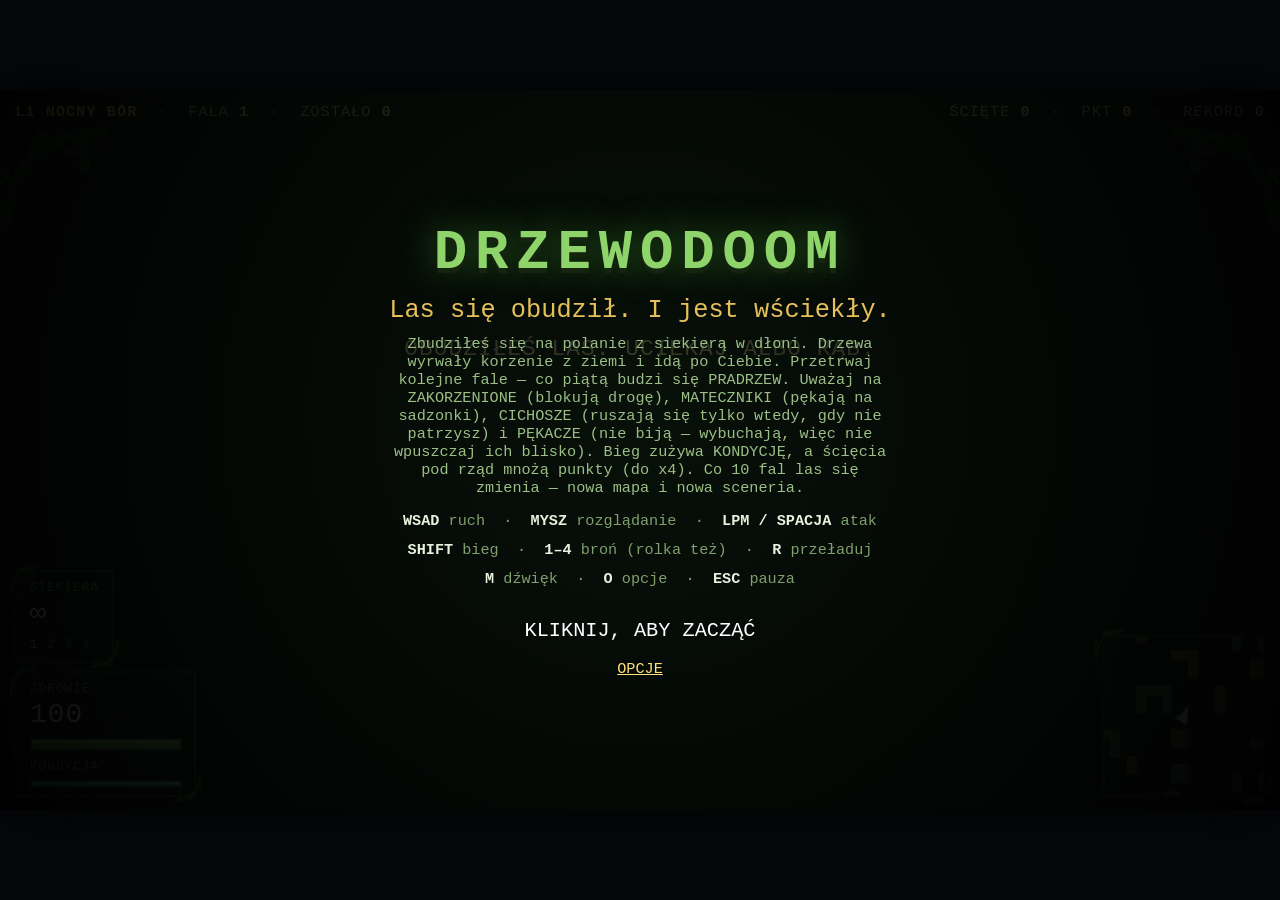
<file: doom-drzewa-pakiet-b.html>
<!doctype html>
<html lang="pl">
<head>
<meta charset="utf-8">
<meta name="viewport" content="width=device-width,initial-scale=1">
<title>DRZEWODOOM — Las Cię dopadnie (Pakiet B: światło i cienie)</title>
<style>
  :root{ --s: 3; }
  *{ box-sizing:border-box; margin:0; padding:0; }
  html,body{ height:100%; background:#05070a; overflow:hidden;
    font-family:"Consolas","Courier New",monospace; color:#cfe3c4; }
  #app{ position:relative; margin:auto; background:#000; overflow:hidden;
        box-shadow:0 0 calc(20px*var(--s)) rgba(0,0,0,.9); }
  canvas#cv{ display:block; width:100%; height:100%; image-rendering:pixelated;
             image-rendering:crisp-edges; }
  #ui{ position:absolute; inset:0; pointer-events:none;
       font-size:calc(7px*var(--s)); line-height:1.3; letter-spacing:.06em;
       text-shadow:0 calc(1px*var(--s)) 0 #000, 0 0 calc(4px*var(--s)) rgba(0,0,0,.9); }

  #topbar{ position:absolute; top:calc(5px*var(--s)); left:calc(6px*var(--s));
           right:calc(6px*var(--s)); display:flex; justify-content:space-between;
           color:#9bbf86; font-size:calc(6px*var(--s)); }
  #topbar b{ color:#e8d27a; }

  #msg{ position:absolute; left:0; right:0; top:34%; text-align:center;
        color:#ffe9a8; font-size:calc(9px*var(--s)); opacity:0; transition:opacity .25s; }
  #msg.show{ opacity:1; }

  #bottom{ position:absolute; left:calc(6px*var(--s)); right:calc(6px*var(--s));
           bottom:calc(5px*var(--s)); display:flex; align-items:flex-end;
           justify-content:space-between; gap:calc(8px*var(--s)); }
  .blk{ background:rgba(6,12,8,.55); border:calc(1px*var(--s)) solid #1e3324;
        padding:calc(3px*var(--s)) calc(5px*var(--s)); }
  .lbl{ font-size:calc(5px*var(--s)); color:#6f8f61; }
  .big{ font-size:calc(11px*var(--s)); color:#e6f0dc; }
  .bar{ width:calc(60px*var(--s)); height:calc(5px*var(--s)); background:#132015;
        border:calc(1px*var(--s)) solid #2b4630; margin-top:calc(2px*var(--s)); }
  .bar > i{ display:block; height:100%; background:linear-gradient(#8fd46a,#3f8a35); width:100%; }
  #hpbar.low{ background:linear-gradient(#ff8a5a,#c22b2b); }
  .sbar{ height:calc(3px*var(--s)); }
  .sbar > i{ background:linear-gradient(#8ad8ff,#2f7fae); }
  .sbar.out > i{ background:linear-gradient(#ff9a5a,#b84a2a); }
  #bossbar{ position:absolute; top:calc(16px*var(--s)); left:50%;
            transform:translateX(-50%); text-align:center; }
  #bossbar.hide{ display:none; }
  #bossname{ font-size:calc(5px*var(--s)); color:#ff8a72; letter-spacing:.18em; }
  .bbar{ width:calc(88px*var(--s)); height:calc(4px*var(--s)); }
  .bbar > i{ background:linear-gradient(#ff6a4a,#8d1f14); }
  /* ---------- leśne akcenty: pnącza rysowane pod kolory biomu ----------
     Grafika powstaje w makeVineCorner() i wjeżdża tu zmiennymi --vine/--vine-big,
     dlatego przy zmianie lasu pnącza same zmieniają odcień. */
  /* #bossbar jest już absolutny (sam jest kontekstem dla swoich pnączy) */
  .blk, #minibox, #optrows{ position:relative; }
  .blk::before, .blk::after,
  #minibox::before, #minibox::after,
  #optrows::before, #optrows::after{
    content:''; position:absolute; pointer-events:none;
    width:calc(13px*var(--s)); height:calc(13px*var(--s));
    background:var(--vine) no-repeat center/100% 100%;
    image-rendering:pixelated; opacity:.9; }
  .blk::before, #minibox::before, #optrows::before{
    left:calc(-3px*var(--s)); top:calc(-3px*var(--s)); }
  .blk::after, #minibox::after, #optrows::after{
    right:calc(-3px*var(--s)); bottom:calc(-3px*var(--s)); transform:rotate(180deg); }
  #optrows::before, #optrows::after{ opacity:.75; }
  /* pasek bossa dostaje pnącza po bokach, żeby nie zasłaniać samego paska */
  #bossbar::before, #bossbar::after{
    content:''; position:absolute; pointer-events:none;
    top:50%; margin-top:calc(-5px*var(--s));
    width:calc(11px*var(--s)); height:calc(11px*var(--s));
    background:var(--vine) no-repeat center/100% 100%;
    image-rendering:pixelated; opacity:.8; }
  #bossbar::before{ left:calc(-14px*var(--s)); transform:rotate(-90deg); }
  #bossbar::after{ right:calc(-14px*var(--s)); transform:rotate(90deg); }
  /* pnącza zwisające z górnych narożników ekranu — rama lasu wokół obrazu */
  #frame{ position:absolute; inset:0; pointer-events:none; }
  #frame::before, #frame::after{
    content:''; position:absolute; top:calc(13px*var(--s));
    width:calc(48px*var(--s)); height:calc(48px*var(--s));
    background:var(--vine-big) no-repeat center/100% 100%;
    image-rendering:pixelated; opacity:.5; }
  #frame::before{ left:0; }
  #frame::after{ right:0; transform:scaleX(-1); }
  #minibox{ line-height:0; align-self:flex-end; }

  /* lewa kolumna HUD: broń u góry, pod nią zdrowie i kondycja */
  #sidehud{ display:flex; flex-direction:column; align-items:flex-start;
            gap:calc(3px*var(--s)); text-align:left; }
  #sidehud .bar{ margin-right:auto; }   /* paski trzymają się lewej krawędzi */
  #wepbox{ text-align:left; }
  #weplist{ font-size:calc(5px*var(--s)); color:#5d7a52; margin-top:calc(2px*var(--s)); }
  #weplist span.on{ color:#ffe07a; }

  /* minimapa siedzi w prawym dolnym narożniku, jako ostatni element #bottom */
  #mini{ display:block; align-self:flex-end;
         width:calc(64px*var(--s)); height:calc(64px*var(--s));
         image-rendering:pixelated; opacity:.8;
         border:calc(1px*var(--s)) solid #1e3324; background:rgba(4,9,6,.5); }

  #overlay{ position:absolute; inset:0; display:flex; flex-direction:column;
            align-items:center; justify-content:center; gap:calc(4px*var(--s));
            background:radial-gradient(circle at 50% 45%, rgba(10,20,12,.82), rgba(0,0,0,.95));
            text-align:center; padding:calc(10px*var(--s)); cursor:pointer; }
  #overlay.hidden{ display:none; }
  #overlay h1{ font-size:calc(22px*var(--s)); letter-spacing:.14em; color:#8fd46a;
               text-shadow:0 calc(2px*var(--s)) 0 #14240f, 0 0 calc(14px*var(--s)) #2f6b22; }
  #overlay h2{ font-size:calc(10px*var(--s)); color:#e6c05a; font-weight:normal; }
  #overlay p{ font-size:calc(6px*var(--s)); color:#9bbf86; max-width:calc(200px*var(--s)); }
  #overlay .keys{ font-size:calc(6px*var(--s)); color:#7fa06d; line-height:1.9; }
  #overlay .keys b{ color:#e6f0dc; }
  #overlay .go{ margin-top:calc(6px*var(--s)); font-size:calc(8px*var(--s)); color:#fff;
                animation:blink 1.1s steps(2) infinite; }
  @keyframes blink{ 50%{ opacity:.25 } }
  #stats{ font-size:calc(7px*var(--s)); color:#cfe3c4; line-height:1.8; }
  #optrows{ display:flex; flex-direction:column; gap:calc(2px*var(--s));
            margin-top:calc(3px*var(--s)); }
  .optrow{ display:flex; align-items:center; justify-content:space-between;
           gap:calc(4px*var(--s)); font-size:calc(6px*var(--s)); color:#9bbf86;
           background:rgba(6,12,8,.55); border:calc(1px*var(--s)) solid #1e3324;
           padding:calc(2px*var(--s)) calc(4px*var(--s)); min-width:calc(168px*var(--s)); }
  .optrow b{ color:#e6f0dc; min-width:calc(52px*var(--s)); text-align:center; }
  .optbtn{ cursor:pointer; color:#ffe07a; padding:0 calc(3px*var(--s)); }
  .optbtn:hover{ color:#fff; }
  #overlay .link{ cursor:pointer; color:#ffe07a; text-decoration:underline;
                  font-size:calc(6px*var(--s)); margin-top:calc(3px*var(--s)); }
</style>
</head>
<body>
<div id="app">
  <canvas id="cv" width="480" height="270"></canvas>
  <div id="ui">
    <div id="frame"></div>
    <div id="topbar">
      <div><b id="biome">NOCNY BÓR</b> &nbsp;·&nbsp; FALA <b id="wave">1</b> &nbsp;·&nbsp; ZOSTAŁO <b id="left">0</b></div>
      <div>ŚCIĘTE <b id="kills">0</b> &nbsp;·&nbsp; PKT <b id="score">0</b> &nbsp;·&nbsp; REKORD <b id="best">0</b></div>
    </div>
    <div id="bossbar" class="hide">
      <div id="bossname">PRADRZEW</div>
      <div class="bar bbar"><i id="bosshp"></i></div>
    </div>
    <div id="msg"></div>
    <div id="bottom">
      <div id="sidehud">
        <div class="blk" id="wepbox">
          <div class="lbl" id="wepname">SIEKIERA</div>
          <div class="big" id="ammo">∞</div>
          <div id="weplist"><span class="on">1</span> <span>2</span> <span>3</span> <span>4</span></div>
        </div>
        <div class="blk">
          <div class="lbl">ZDROWIE</div>
          <div class="big" id="hpnum">100</div>
          <div class="bar"><i id="hpbar"></i></div>
          <div class="lbl" style="margin-top:calc(3px*var(--s))">KONDYCJA</div>
          <div class="bar sbar"><i id="stambar"></i></div>
        </div>
      </div>
      <div id="minibox"><canvas id="mini" width="72" height="72"></canvas></div>
    </div>
  </div>
  <div id="overlay"></div>
</div>

<script>
"use strict";
/* ============================================================
   DRZEWODOOM — raycasterowy klon Dooma, w którym gonią Cię drzewa
   Jeden plik, zero zależności.
   ============================================================ */

/* ---------- opcje gracza (czułość, FOV, rozdzielczość, głośność) ---------- */
function clampNum(v,a,b,d){ v=+v; return isFinite(v) ? (v<a?a:v>b?b:v) : d; }
const RES = [[320,180],[480,270],[640,360]];
const OPT_KEY = 'drzewodoom.opt';
let opt = { sens:1, fov:1, res:1, vol:0.5 };
try{
  const raw = localStorage.getItem(OPT_KEY);
  if(raw){ const o=JSON.parse(raw)||{};
    opt = { sens:clampNum(o.sens,0.3,2.5,1), fov:clampNum(o.fov,0.8,1.4,1),
            res:Math.min(RES.length-1, Math.max(0, o.res|0)), vol:clampNum(o.vol,0,1,0.5) }; }
}catch(err){ /* prywatne okno — gramy na domyślnych */ }
function saveOpt(){ try{ localStorage.setItem(OPT_KEY, JSON.stringify(opt)); }catch(err){} }

let W = RES[opt.res][0], H = RES[opt.res][1];
let PLANE = 0.66*opt.fov;                    // połowa szerokości płaszczyzny rzutu
const cv  = document.getElementById('cv');
const ctx = cv.getContext('2d', { alpha:false });

// Bufory zależą od rozdzielczości, więc są zmienne i przydzielane od nowa
// przy każdej zmianie w opcjach (applyRes()).
let img, buf, zbuf, vign=null;
function allocBuffers(){
  cv.width = W; cv.height = H;
  ctx.imageSmoothingEnabled = false;
  img  = ctx.createImageData(W, H);
  buf  = new Uint32Array(img.data.buffer);
  zbuf = new Float32Array(W);
  vign = null;                               // winieta ma rozmiar ekranu
}
allocBuffers();

const mini = document.getElementById('mini');
const mctx = mini.getContext('2d');

// Mgła i jej zasięg zmieniają się wraz z biomem, a kolor mgły jest wpalany
// w poziomy przyciemnienia tekstur — dlatego przy zmianie poziomu przebudowujemy
// cały zestaw grafik (patrz rebuildArt()).
let MAXFOG = 13.5;                   // dystans całkowitego zaniku we mgle
let FOG = [10, 15, 22];              // kolor mgły

/* ---------- narzędzia ---------- */
function mulberry32(a){ return function(){ a|=0; a=a+0x6D2B79F5|0;
  let t=Math.imul(a^a>>>15,1|a); t=t+Math.imul(t^t>>>7,61|t)^t;
  return ((t^t>>>14)>>>0)/4294967296; }; }
const clamp=(v,a,b)=>v<a?a:v>b?b:v;
const lerp =(a,b,t)=>a+(b-a)*t;

/* ============================================================
   MAPA
   ============================================================ */
const RAW = [
 "################################",
 "#..............................#",
 "#..BBB......MMM.........BB.....#",
 "#..B..........M.........BB.....#",
 "#..B.......B..M................#",
 "#..........B..........MMMM.....#",
 "#....MM....B..........M..M.....#",
 "#....MM...............M..M.....#",
 "#..............BBB.............#",
 "#....B...........B......BB.....#",
 "#....B...........B......BB.....#",
 "#....B.........................#",
 "#..........MMMM.....B..........#",
 "#..........M..M.....B..........#",
 "#..BB......M..M.....B......M...#",
 "#..BB......................M...#",
 "#..........................M...#",
 "#.....MMM......BB..............#",
 "#.......M......BB.......BBB....#",
 "#.......M.................B....#",
 "#.........B...............B....#",
 "#....B....B....MM..............#",
 "#....B.........MM.....B..B.....#",
 "#....B................B..B.....#",
 "#.............BB...............#",
 "#....MMMM.....BB......MM.......#",
 "#.......M.............MM.......#",
 "#.......M......................#",
 "#..BB.......B........BBB.......#",
 "#..BB.......B..................#",
 "#..............................#",
 "################################",
];
let map = [], MW = 0, MH = 0;
const cell = (x,y)=> (x<0||y<0||x>=MW||y>=MH) ? 1 : map[y|0][x|0];

function applyMap(g){ map = g.m; MW = g.w; MH = g.h; }

// Poziom 1 to ręcznie ułożona mapa z RAW — znajomy start przed proceduralnymi.
function mapFromRAW(){
  const h = RAW.length, w = Math.max(...RAW.map(r=>r.length));
  const m = [];
  for(let y=0;y<h;y++){
    const row = new Uint8Array(w);
    for(let x=0;x<w;x++){
      const c = RAW[y][x] || '.';
      let v = 0;
      if(c==='#') v=1; else if(c==='B') v=2; else if(c==='M') v=3;
      if(x===0||y===0||x===w-1||y===h-1) v=1;   // zawsze domknięta granica
      row[x]=v;
    }
    m.push(row);
  }
  return { m, w, h };
}

/* ---------- generator map ---------- */
// Rozrzuca kępy w duchu ręcznej mapy: bloki, żywopłoty, puste w środku
// kwadraty i pojedyncze drzewa. Gęstość rośnie z poziomem.
function genMap(seed, level){
  const rnd = mulberry32(seed);
  const w = 32 + (rnd()*7|0), h = 32 + (rnd()*7|0);
  const m = [];
  for(let y=0;y<h;y++) m.push(new Uint8Array(w));
  for(let x=0;x<w;x++){ m[0][x]=1; m[h-1][x]=1; }
  for(let y=0;y<h;y++){ m[y][0]=1; m[y][w-1]=1; }
  const set=(x,y,v)=>{ if(x>0&&y>0&&x<w-1&&y<h-1) m[y][x]=v; };

  const density = Math.min(0.115, 0.060 + (level-1)*0.006);
  const clumps  = Math.round(w*h*density/3);
  for(let i=0;i<clumps;i++){
    const x = 1+(rnd()*(w-2)|0), y = 1+(rnd()*(h-2)|0);
    const mat = rnd()<0.55 ? 2 : (rnd()<0.55 ? 1 : 3);
    const shape = rnd();
    if(shape<0.28){                       // zwarty blok
      const bw=1+(rnd()*3|0), bh=1+(rnd()*3|0);
      for(let a=0;a<bw;a++) for(let b=0;b<bh;b++) set(x+a,y+b,mat);
    } else if(shape<0.55){                // żywopłot
      const len=2+(rnd()*5|0), hor=rnd()<0.5;
      for(let a=0;a<len;a++) set(x+(hor?a:0), y+(hor?0:a), mat);
    } else if(shape<0.78){                // pusty w środku kwadrat — jak MMMM w oryginale
      const s=3+(rnd()*2|0);
      for(let a=0;a<s;a++){ set(x+a,y,mat); set(x+a,y+s-1,mat); set(x,y+a,mat); set(x+s-1,y+a,mat); }
    } else {                              // kępa
      set(x,y,mat);
      if(rnd()<0.5) set(x+1,y,mat);
      if(rnd()<0.5) set(x,y+1,mat);
      if(rnd()<0.25) set(x+1,y+1,mat);
    }
  }
  return { m, w, h };
}

// Zamurowuje wszystkie obszary poza największym spójnym — inaczej wrogowie
// zespawnowani w odciętej kieszeni nigdy nie dojdą i fala nigdy się nie skończy.
// Sąsiedztwo 4-kierunkowe, bo tryMove przesuwa się osobno po osiach:
// przejście „po skosie" nie istnieje.
function largestRegion(m,w,h){
  const seen = new Uint8Array(w*h);
  const regions = [];
  let bestSize = 0, best = null;
  const stack = [];
  for(let y=1;y<h-1;y++) for(let x=1;x<w-1;x++){
    if(m[y][x]!==0 || seen[y*w+x]) continue;
    stack.length=0; stack.push(x,y); seen[y*w+x]=1;
    const reg=[];
    while(stack.length){
      const cy=stack.pop(), cx=stack.pop();
      reg.push(cy*w+cx);
      if(cx>1     && m[cy][cx-1]===0 && !seen[cy*w+cx-1]){ seen[cy*w+cx-1]=1; stack.push(cx-1,cy); }
      if(cx<w-2   && m[cy][cx+1]===0 && !seen[cy*w+cx+1]){ seen[cy*w+cx+1]=1; stack.push(cx+1,cy); }
      if(cy>1     && m[cy-1][cx]===0 && !seen[(cy-1)*w+cx]){ seen[(cy-1)*w+cx]=1; stack.push(cx,cy-1); }
      if(cy<h-2   && m[cy+1][cx]===0 && !seen[(cy+1)*w+cx]){ seen[(cy+1)*w+cx]=1; stack.push(cx,cy+1); }
    }
    regions.push(reg);
    if(reg.length>bestSize){ bestSize=reg.length; best=reg; }
  }
  for(const reg of regions){
    if(reg===best) continue;
    for(const idx of reg) m[(idx/w)|0][idx%w] = 1;
  }
  return bestSize;
}

// Powtarza losowanie, aż mapa jest dość otwarta i ma choć jedną polanę 3x3
// (findOpenSpot potrzebuje jej na punkt startowy gracza).
function buildMap(seed, level){
  for(let attempt=0; attempt<60; attempt++){
    const g = genMap(seed + attempt*7919, level);
    const open = largestRegion(g.m, g.w, g.h);
    if(open < g.w*g.h*0.42) continue;
    let has3=false;
    for(let y=2;y<g.h-2 && !has3;y++){
      for(let x=2;x<g.w-2;x++){
        let ok=true;
        for(let oy=-1;oy<=1 && ok;oy++) for(let ox=-1;ox<=1;ox++)
          if(g.m[y+oy][x+ox]!==0){ ok=false; break; }
        if(ok){ has3=true; break; }
      }
    }
    if(has3) return g;
  }
  return mapFromRAW();          // awaryjnie: znana, na pewno grywalna mapa
}


/* ============================================================
   ŚWIATŁO  (Pakiet B)

   Mgła zostaje tam, gdzie była: jednowymiarowy LUT wpalony w tekstury,
   jeden odczyt na piksel. Światło dokłada się JAKO MNOŻENIE RGB po wyjściu
   z LUT-a — i liczy się raz na kolumnę ściany, raz na 8 pikseli podłogi
   i raz na sprite, nigdy na piksel. To ok. 2 500 wyliczeń na klatkę
   zamiast 130 000.
   ============================================================ */
let LM = null;                 // Float32Array, 3 kanały na komórkę, 1.0 = neutralnie
const LT = [0,0,0];            // bufor roboczy, żeby nie alokować w pętli

/* ---------- B2: statyczna lightmapa poziomu ---------- */
function buildLightmap(B, seed){
  LM = new Float32Array(MW*MH*3);
  const rnd = mulberry32(seed);

  // 1. otwartość: ile nieba widzi komórka. Ważone jądro 7x7 to tania,
  //    ale zaskakująco przekonująca aproksymacja sky occlusion.
  const amb = new Float32Array(MW*MH);
  for(let y=0;y<MH;y++) for(let x=0;x<MW;x++){
    if(cell(x,y)!==0) continue;
    let open=0, tot=0;
    for(let dy=-3;dy<=3;dy++) for(let dx=-3;dx<=3;dx++){
      const w=1/(1+dx*dx+dy*dy);
      tot+=w; if(cell(x+dx,y+dy)===0) open+=w;
    }
    amb[y*MW+x]=open/tot;
  }

  // 2. ambient nieba — kolor z biomu, siła z otwartości.
  //    Komórki ścian też dostają wpis (amb=0 -> ambientMin), żeby dwuliniowe
  //    próbkowanie podłogi przy ścianie nie wpadało w czerń.
  const A=B.ambient, lo=B.ambientMin;
  for(let i=0;i<MW*MH;i++){
    const k = lo + (1-lo)*amb[i];
    LM[i*3]=A[0]*k; LM[i*3+1]=A[1]*k; LM[i*3+2]=A[2]*k;
  }

  // 3. źródła statyczne w losowych otwartych komórkach
  for(let i=0,put=0; i<400 && put<B.lights; i++){
    const x=1+(rnd()*(MW-2)|0), y=1+(rnd()*(MH-2)|0);
    if(cell(x,y)!==0) continue;
    if(amb[y*MW+x] > 0.75) continue;      // światła mają sens w gąszczu, nie na polanie
    addStaticLight(x+0.5, y+0.5, B.lightCol, B.lightRad);
    put++;
  }
}

function addStaticLight(lx,ly,col,rad){
  const x0=Math.max(0,(lx-rad)|0), x1=Math.min(MW-1,(lx+rad)|0);
  const y0=Math.max(0,(ly-rad)|0), y1=Math.min(MH-1,(ly+rad)|0);
  for(let cy=y0;cy<=y1;cy++) for(let cx=x0;cx<=x1;cx++){
    const d=Math.hypot(cx+0.5-lx, cy+0.5-ly);
    if(d>rad) continue;
    // ściany też rozświetlamy — inaczej kałuża światła urywa się na krawędzi
    if(cell(cx,cy)===0 && !losClear(lx,ly,cx+0.5,cy+0.5)) continue;
    const f=(1-d/rad)*(1-d/rad);
    const i=(cy*MW+cx)*3;
    LM[i]+=col[0]*f; LM[i+1]+=col[1]*f; LM[i+2]+=col[2]*f;
  }
}

/* ---------- B4: światła dynamiczne ---------- */
const DL=[];                   // lista aktywnych źródeł
const MAXDL=10;
function addLight(x,y,col,rad,life){
  if(DL.length>=MAXDL){
    // wyrzucamy NAJSŁABSZE, nie najstarsze: inaczej trzy lecące szyszki
    // potrafią zjeść błysk wystrzału, który jest tu najważniejszy
    let wi=0, wv=1e9;
    for(let i=0;i<DL.length;i++){
      const v=DL[i].rad*DL[i].t;
      if(v<wv){ wv=v; wi=i; }
    }
    DL.splice(wi,1);
  }
  DL.push({x,y,c:col,rad,t:life,life});
}
function updateLights(dt){
  for(let i=DL.length-1;i>=0;i--){
    DL[i].t-=dt;
    if(DL[i].t<=0) DL.splice(i,1);
  }
}
// Światła nie sprawdzają widoczności — test losClear na źródło i kolumnę
// wywróciłby koszt, a w gęstym lesie o krótkich dystansach tego nie widać.
function addDynamic(px,py,out){
  for(let i=0;i<DL.length;i++){
    const L=DL[i];
    const dx=px-L.x, dy=py-L.y, d2=dx*dx+dy*dy;
    if(d2 > L.rad*L.rad) continue;
    const f=1-Math.sqrt(d2)/L.rad;
    const k=f*f*(L.t/L.life);            // kwadratowy spadek + wygasanie w czasie
    out[0]+=L.c[0]*k; out[1]+=L.c[1]*k; out[2]+=L.c[2]*k;
  }
}

/* ---------- odczyt: to woła B1 ---------- */
function lightAt(px,py,out){
  if(!LM){ out[0]=out[1]=out[2]=1; return; }
  const cx=px|0, cy=py|0;
  if(cx<0||cy<0||cx>=MW||cy>=MH){ out[0]=out[1]=out[2]=1; return; }
  const i=(cy*MW+cx)*3;
  out[0]=LM[i]; out[1]=LM[i+1]; out[2]=LM[i+2];
  addDynamic(px,py,out);
}

/* ---------- B3: dwuliniowe próbkowanie dla podłogi ---------- */
function lightBilinear(px,py,out){
  if(!LM){ out[0]=out[1]=out[2]=1; return; }
  const x=px-0.5, y=py-0.5;
  const x0=Math.floor(x), y0=Math.floor(y);
  const tx=x-x0, ty=y-y0;
  // indeksy liczone ręcznie: domknięcie-pomocnik alokowane 12 000 razy na klatkę
  // kosztowało więcej niż samo próbkowanie
  const ax0 = x0<0?0:x0>=MW?MW-1:x0, ax1 = x0+1<0?0:x0+1>=MW?MW-1:x0+1;
  const ay0 = y0<0?0:y0>=MH?MH-1:y0, ay1 = y0+1<0?0:y0+1>=MH?MH-1:y0+1;
  const r0=ay0*MW, r1=ay1*MW;
  const i00=(r0+ax0)*3, i10=(r0+ax1)*3, i01=(r1+ax0)*3, i11=(r1+ax1)*3;
  for(let k=0;k<3;k++)
    out[k]=lerp(lerp(LM[i00+k],LM[i10+k],tx), lerp(LM[i01+k],LM[i11+k],tx), ty);
  addDynamic(px,py,out);
}

/* ---------- B7: kierunkowe światło księżyca ---------- */
// 0:+X  1:-X  2:+Y  3:-Y — normalna ściany wskazuje NA gracza
const FACE_N=[[1,0],[-1,0],[0,1],[0,-1]];
const faceK=new Float32Array([1,1,1,1]);
function updateFaceLight(B){
  for(let i=0;i<4;i++){
    const d = FACE_N[i][0]*B.moonDir[0] + FACE_N[i][1]*B.moonDir[1];
    faceK[i] = 1 + d*B.moonStr;
  }
}

/* ============================================================
   TEKSTURY (proceduralne, z 32 poziomami przyciemnienia)
   ============================================================ */
function makeCanvas(w,h){ const c=document.createElement('canvas'); c.width=w; c.height=h; return c; }
function grab(c){
  const g=c.getContext('2d');
  const d=g.getImageData(0,0,c.width,c.height);
  return { w:c.width, h:c.height, data:new Uint32Array(d.data.buffer) };
}
function shadeLevels(tex, n){
  const lv=[];
  for(let l=0;l<n;l++){
    const f = 1 - l/(n-1);
    const out = new Uint32Array(tex.data.length);
    for(let i=0;i<tex.data.length;i++){
      const c = tex.data[i];
      const a = (c>>>24)&255;
      if(a<128){ out[i]=0; continue; }
      const r = c&255, g=(c>>>8)&255, b=(c>>>16)&255;
      const nr = (r*f + FOG[0]*(1-f))|0;
      const ng = (g*f + FOG[1]*(1-f))|0;
      const nb = (b*f + FOG[2]*(1-f))|0;
      out[i] = (255<<24)|(nb<<16)|(ng<<8)|nr;
    }
    lv.push(out);
  }
  tex.lv = lv; tex.n = n;
  return tex;
}

/* ---------- biomy ----------
   Każdy poziom (10 fal) to inny biom: inna mgła, inne tekstury ścian i
   podłoża, inne niebo i inny odcień samych drzew. */
const BIOMES = [
  { name:'NOCNY BÓR', fog:[10,15,22], maxfog:13.5,
    stone:'#3a3d42', stoneRGB:[70,74,80],
    bark:'#4a3524', barkDark:[30,20,12], barkLite:[120,92,60], knot:['#2b1d12','#5c452e'],
    moss:[40,90,30], mossVar:[40,70,40], vine:'rgba(50,110,45,.6)',
    grass:'#1d2c17', grassA:[28,52,22], grassAVar:[22,40,18],
    grassB:[12,24,10], grassBVar:[14,20,10], litter:[70,55,30], sparkle:'rgba(190,190,120,.35)',
    treeTint:null, mini:['#4a4f56','#6a4b30','#3d5c3a'],
    ambient:[0.82,0.90,1.08], ambientMin:0.42, lights:0,  lightCol:[0,0,0],          lightRad:0,
    moonDir:[-0.71,-0.71], moonStr:0.26,          // wysoki księżyc, wyraźny
    sky:{ stops:['#04060d','#0b1522','#16242a','#0a1210'], stars:700, moon:true,
          cloud:'40,55,70', treeline:['#0a140e','#08110c','#050c08'] } },

  { name:'TRZĘSAWISKO', fog:[12,22,17], maxfog:10.5,
    stone:'#2c3a31', stoneRGB:[56,74,62],
    bark:'#3b3526', barkDark:[18,22,14], barkLite:[92,100,62], knot:['#1d2216','#4a5230'],
    moss:[45,105,45], mossVar:[45,80,40], vine:'rgba(70,130,60,.75)',
    grass:'#1a2418', grassA:[34,54,28], grassAVar:[24,36,16],
    grassB:[26,30,16], grassBVar:[18,18,10], litter:[60,58,32], sparkle:'rgba(150,200,150,.30)',
    treeTint:'rgba(24,60,42,.22)', mini:['#3c4a41','#5a5230','#3f6444'],
    ambient:[0.78,0.95,0.84], ambientMin:0.34, lights:7,  lightCol:[0.15,0.55,0.30], lightRad:3.5,
    moonDir:[ 0.38,-0.92], moonStr:0.10,          // mgła rozprasza, prawie płasko
    sky:{ stops:['#070d0b','#0d1a14','#16261c','#0b1410'], stars:120, moon:false,
          cloud:'50,80,62', treeline:['#0b1610','#08120c','#050d08'] } },

  { name:'ZGLISZCZA', fog:[30,18,13], maxfog:15.5,
    stone:'#3b3532', stoneRGB:[74,66,60],
    bark:'#2e241f', barkDark:[14,10,8], barkLite:[96,66,44], knot:['#140e0a','#4a3020'],
    moss:[90,50,25], mossVar:[70,40,20], vine:'rgba(120,60,30,.5)',
    grass:'#241d19', grassA:[52,42,34], grassAVar:[30,24,18],
    grassB:[26,20,17], grassBVar:[18,14,10], litter:[90,50,28], sparkle:'rgba(255,140,60,.45)',
    treeTint:'rgba(40,20,12,.42)', mini:['#544a44','#4a3a30','#6a4a30'],
    ambient:[1.02,0.84,0.72], ambientMin:0.30, lights:12, lightCol:[0.95,0.42,0.12], lightRad:4.5,
    moonDir:[ 0.00, 1.00], moonStr:0.20,          // łuna pożaru od jednej strony
    sky:{ stops:['#120806','#24100a','#3a1a0e','#180b07'], stars:90, moon:false,
          cloud:'90,50,36', treeline:['#1a0e09','#140a07','#0d0705'] } },

  { name:'SZRON', fog:[34,42,52], maxfog:9.5,
    stone:'#4a5460', stoneRGB:[96,110,126],
    bark:'#4e4a46', barkDark:[30,32,36], barkLite:[150,160,175], knot:['#2a2c30','#6a7078'],
    moss:[150,175,195], mossVar:[50,50,50], vine:'rgba(180,200,220,.5)',
    grass:'#8e9aa8', grassA:[170,182,196], grassAVar:[40,40,40],
    grassB:[120,134,150], grassBVar:[30,30,34], litter:[90,96,104], sparkle:'rgba(235,245,255,.7)',
    treeTint:'rgba(150,178,205,.26)', mini:['#5e6a78','#5a5450','#7a8894'],
    ambient:[0.90,0.98,1.15], ambientMin:0.58, lights:0,  lightCol:[0,0,0],          lightRad:0,
    moonDir:[-0.92,-0.38], moonStr:0.34,          // najostrzejsze, śnieg odbija
    sky:{ stops:['#070b14','#101a2a','#1e2c40','#141c26'], stars:900, moon:true,
          cloud:'70,90,120', treeline:['#141c26','#101720','#0b1017'] } },

  { name:'GRZYBNIA', fog:[26,13,32], maxfog:11.5,
    stone:'#3a2c44', stoneRGB:[74,56,88],
    bark:'#42283e', barkDark:[20,10,20], barkLite:[118,70,110], knot:['#1c0e1c','#5a3452'],
    moss:[140,60,150], mossVar:[60,40,60], vine:'rgba(150,70,160,.6)',
    grass:'#221630', grassA:[58,34,70], grassAVar:[30,20,36],
    grassB:[30,18,38], grassBVar:[18,12,22], litter:[110,60,120], sparkle:'rgba(220,140,255,.55)',
    treeTint:'rgba(92,40,112,.30)', mini:['#4e3c5a','#523046','#6a4070'],
    ambient:[0.62,0.55,0.80], ambientMin:0.18, lights:20, lightCol:[0.70,0.25,0.95], lightRad:3.0,
    moonDir:[ 0.00,-1.00], moonStr:0.06,          // brak nieba, rządzą źródła własne
    sky:{ stops:['#0a0512','#170a24','#261038','#120a1c'], stars:1100, moon:false,
          cloud:'70,40,90', treeline:['#140a1c','#0f0715','#0a050e'] } },
];

function texBark(B){
  const c=makeCanvas(64,64), g=c.getContext('2d'), r=mulberry32(7);
  g.fillStyle=B.bark; g.fillRect(0,0,64,64);
  for(let i=0;i<70;i++){
    const x=r()*64, w=1+r()*3, h=8+r()*56, y=r()*64;
    g.fillStyle = r()<.5 ? `rgba(${B.barkDark[0]},${B.barkDark[1]},${B.barkDark[2]},${.3+r()*.5})`
                         : `rgba(${B.barkLite[0]},${B.barkLite[1]},${B.barkLite[2]},${.15+r()*.3})`;
    g.fillRect(x,y,w,h);
  }
  for(let i=0;i<5;i++){                   // sęki
    const x=6+r()*52,y=6+r()*52,rr=3+r()*4;
    g.fillStyle=B.knot[0]; g.beginPath(); g.ellipse(x,y,rr,rr*.7,0,0,7); g.fill();
    g.fillStyle=B.knot[1]; g.beginPath(); g.ellipse(x,y,rr*.5,rr*.35,0,0,7); g.fill();
  }
  g.fillStyle='rgba(0,0,0,.35)'; g.fillRect(0,0,64,2); g.fillRect(0,62,64,2);
  return grab(c);
}
function texStone(moss,B){
  const c=makeCanvas(64,64), g=c.getContext('2d'), r=mulberry32(moss?31:13);
  g.fillStyle=B.stone; g.fillRect(0,0,64,64);
  for(let row=0;row<4;row++){
    const off = (row%2)*8;
    for(let col=-1;col<5;col++){
      const x=col*16+off+1, y=row*16+1, w=14, h=14;
      const t=.6+r()*.4;
      g.fillStyle=`rgb(${(B.stoneRGB[0]*t)|0},${(B.stoneRGB[1]*t)|0},${(B.stoneRGB[2]*t)|0})`;
      g.fillRect(x,y,w,h);
      g.fillStyle='rgba(255,255,255,.06)'; g.fillRect(x,y,w,2);
      g.fillStyle='rgba(0,0,0,.28)'; g.fillRect(x,y+h-2,w,2);
    }
  }
  for(let i=0;i<200;i++){ g.fillStyle=`rgba(0,0,0,${r()*.25})`; g.fillRect(r()*64,r()*64,1,1); }
  if(moss){
    for(let i=0;i<90;i++){
      const x=r()*64,y=r()*64,rr=1+r()*5;
      g.fillStyle=`rgba(${B.moss[0]+r()*B.mossVar[0]|0},${B.moss[1]+r()*B.mossVar[1]|0},${B.moss[2]+r()*B.mossVar[2]|0},${.25+r()*.5})`;
      g.beginPath(); g.ellipse(x,y,rr,rr*.7,0,0,7); g.fill();
    }
    for(let i=0;i<14;i++){                // zwisające pnącza
      const x=r()*64; g.strokeStyle=B.vine; g.lineWidth=1;
      g.beginPath(); g.moveTo(x,0); g.quadraticCurveTo(x+(r()*8-4),20,x+(r()*10-5),18+r()*30); g.stroke();
    }
  }
  return grab(c);
}
function texGrass(B){
  const c=makeCanvas(64,64), g=c.getContext('2d'), r=mulberry32(99);
  g.fillStyle=B.grass; g.fillRect(0,0,64,64);
  for(let i=0;i<900;i++){
    const x=r()*64,y=r()*64;
    g.fillStyle = r()<.55
      ? `rgba(${B.grassA[0]+r()*B.grassAVar[0]|0},${B.grassA[1]+r()*B.grassAVar[1]|0},${B.grassA[2]+r()*B.grassAVar[2]|0},.9)`
      : `rgba(${B.grassB[0]+r()*B.grassBVar[0]|0},${B.grassB[1]+r()*B.grassBVar[1]|0},${B.grassB[2]+r()*B.grassBVar[2]|0},.9)`;
    g.fillRect(x,y,1,1+ (r()<.3?1:0));
  }
  for(let i=0;i<40;i++){                  // gałązki i liście
    const x=r()*64,y=r()*64;
    g.fillStyle=`rgba(${B.litter[0]+r()*30|0},${B.litter[1]+r()*20|0},${B.litter[2]+r()*15|0},.7)`;
    g.fillRect(x,y,2+r()*3,1);
  }
  for(let i=0;i<10;i++){
    const x=r()*64,y=r()*64;
    g.fillStyle=B.sparkle; g.fillRect(x,y,1,1);
  }
  return grab(c);
}
let TEX = null, GRASS = null;

/* ---------- niebo ---------- */
const SKY_W=1024, SKY_H=405, SKY_HZ=270;   // horyzont tekstury w wierszu 270
let sky = null;
function makeSky(B){
  const S=B.sky;
  const c=makeCanvas(SKY_W,SKY_H), g=c.getContext('2d'), r=mulberry32(2024);
  const grd=g.createLinearGradient(0,0,0,SKY_H);
  grd.addColorStop(0,S.stops[0]); grd.addColorStop(.55,S.stops[1]);
  grd.addColorStop(.78,S.stops[2]); grd.addColorStop(1,S.stops[3]);
  g.fillStyle=grd; g.fillRect(0,0,SKY_W,SKY_H);
  for(let i=0;i<S.stars;i++){               // gwiazdy
    const x=r()*SKY_W, y=r()*250, a=r()*.9;
    g.fillStyle=`rgba(200,220,255,${a})`; g.fillRect(x,y,1,1);
    if(r()<.05){ g.fillStyle=`rgba(200,220,255,${a*.4})`; g.fillRect(x-1,y,3,1); g.fillRect(x,y-1,1,3); }
  }
  if(S.moon){                               // księżyc + poświata
    const halo=g.createRadialGradient(300,110,4,300,110,90);
    halo.addColorStop(0,'rgba(190,215,255,.30)'); halo.addColorStop(.35,'rgba(140,170,220,.10)');
    halo.addColorStop(1,'rgba(120,150,200,0)');
    g.fillStyle=halo; g.beginPath(); g.arc(300,110,90,0,7); g.fill();
    const face=g.createRadialGradient(292,102,2,300,110,17);
    face.addColorStop(0,'#f2f6ff'); face.addColorStop(.7,'#cdd8ea'); face.addColorStop(1,'#9fb0c8');
    g.fillStyle=face; g.beginPath(); g.arc(300,110,16,0,7); g.fill();
    g.fillStyle='rgba(140,155,180,.45)';
    g.beginPath(); g.arc(295,105,3.4,0,7); g.fill();
    g.beginPath(); g.arc(305,116,2.4,0,7); g.fill();
    g.beginPath(); g.arc(303,102,1.6,0,7); g.fill();
    g.beginPath(); g.arc(293,116,1.9,0,7); g.fill();
  }
  // chmury
  for(let i=0;i<26;i++){
    const x=r()*SKY_W,y=60+r()*160,w=60+r()*140,h=8+r()*16;
    g.fillStyle=`rgba(${S.cloud},${.12+r()*.2})`;
    g.beginPath(); g.ellipse(x,y,w,h,0,0,7); g.fill();
  }
  // odległa linia lasu
  for(let pass=0;pass<3;pass++){
    const base = 258 + pass*6, col=S.treeline[pass];
    g.fillStyle=col;
    let x=0;
    while(x<SKY_W){
      const w=6+r()*16, h=14+r()*46*(1-pass*.25);
      g.beginPath();
      g.moveTo(x,base); g.lineTo(x+w/2,base-h); g.lineTo(x+w,base); g.closePath(); g.fill();
      x += w*0.62;
    }
    g.fillRect(0,base,SKY_W,SKY_H-base);
  }
  return grab(c);
}

/* ============================================================
   SPRITE'Y (rysowane w 2D, potem cięte na piksele)
   ============================================================ */
const SPR_LV = 16;
function makeSprite(w,h,draw,tint){
  const c=makeCanvas(w,h); const g=c.getContext('2d');
  g.clearRect(0,0,w,h); draw(g,w,h);
  if(tint){                       // odcień biomu — tylko na narysowanych pikselach
    g.globalCompositeOperation='source-atop';
    g.fillStyle=tint; g.fillRect(0,0,w,h);
    g.globalCompositeOperation='source-over';
  }
  return shadeLevels(grab(c), SPR_LV);
}
function jag(g,cx,cy,rr,n,rand,col){
  g.fillStyle=col; g.beginPath();
  for(let i=0;i<n;i++){
    const a=i/n*Math.PI*2, k=rr*(0.72+rand()*0.55);
    const x=cx+Math.cos(a)*k, y=cy+Math.sin(a)*k*0.85;
    i?g.lineTo(x,y):g.moveTo(x,y);
  }
  g.closePath(); g.fill();
}

/* Rysunek jednego wrogiego drzewa.
   kind: 0 sadzonka, 1 dąb, 2 świerk, 3 prastare, 4 zakorzeniony, 5 matecznik, 6 cichosz */
function drawTree(g,w,h,kind,frame,seed){
  const r=mulberry32(seed+frame*17);
  const t = frame/4*Math.PI*2;
  const sway = Math.sin(t)*w*0.045;
  const step = Math.sin(t)*h*0.03;
  const pal = [
    { bark:'#6a4b30', bark2:'#3c2a1a', leaf:['#6fbf4a','#4f9c33','#8ad35e'], eye:'#ffe14a' },
    { bark:'#5a3f28', bark2:'#2e2013', leaf:['#3f7a2c','#2c5c1f','#55993a'], eye:'#ff6a2a' },
    { bark:'#4a3524', bark2:'#241a10', leaf:['#1f5638','#154029','#2c7048'], eye:'#63e3ff' },
    { bark:'#3a2a1e', bark2:'#181009', leaf:['#5b3f6e','#3d2a4c','#7a5690'], eye:'#ff2f2f' },
    { bark:'#4c4a42', bark2:'#22201b', leaf:['#4a5a30','#333f20','#5f7040'], eye:'#ffab2e' },
    { bark:'#6b4a44', bark2:'#33201e', leaf:['#b06a8e','#7d4562','#c98aa8'], eye:'#8cff6a' },
    { bark:'#c6c2b0', bark2:'#6e6a5c', leaf:['#8f9c86','#6d7a66','#aab6a0'], eye:'#ffffff' },
    { bark:'#4a2a20', bark2:'#20100c', leaf:['#c25a22','#8e3c16','#e07a2e'], eye:'#ffd23b' },
  ][kind];

  const cx=w/2, ground=h-1;
  const trunkW = [0.16,0.30,0.20,0.42,0.50,0.28,0.18,0.22][kind]*w;
  const trunkTop = h*[0.52,0.46,0.40,0.30,0.44,0.48,0.34,0.46][kind];

  // korzenie-nogi
  g.fillStyle=pal.bark2;
  for(let s=-1;s<=1;s+=2){
    const lx = cx + s*trunkW*0.42 + (s>0?step:-step);
    g.beginPath();
    g.moveTo(lx - trunkW*0.22, ground - h*0.22);
    g.lineTo(lx + trunkW*0.22, ground - h*0.22);
    g.lineTo(lx + trunkW*0.34 + s*3, ground);
    g.lineTo(lx - trunkW*0.34 + s*3, ground);
    g.closePath(); g.fill();
  }
  // pień
  g.fillStyle=pal.bark;
  g.beginPath();
  g.moveTo(cx-trunkW/2, ground-h*0.16);
  g.lineTo(cx+trunkW/2, ground-h*0.16);
  g.lineTo(cx+trunkW*0.36+sway, trunkTop);
  g.lineTo(cx-trunkW*0.36+sway, trunkTop);
  g.closePath(); g.fill();
  g.fillStyle=pal.bark2;
  for(let i=0;i<10;i++){
    const y=trunkTop+r()*(ground-trunkTop-4);
    g.fillRect(cx-trunkW*0.4+r()*trunkW*0.8, y, 1, 3+r()*8);
  }

  // cechy szczególne nowych gatunków
  if(kind===4){                       // zakorzeniony — grube korzenie wpite w ziemię
    g.strokeStyle=pal.bark2; g.lineCap='round';
    for(let i=0;i<7;i++){
      const s=(i/6-0.5)*2;
      g.lineWidth=Math.max(2, trunkW*0.16);
      g.beginPath();
      g.moveTo(cx+s*trunkW*0.28, ground-h*0.20);
      g.quadraticCurveTo(cx+s*trunkW*0.9, ground-h*0.06, cx+s*w*0.46, ground-1);
      g.stroke();
    }
    g.fillStyle='rgba(90,70,40,.45)';
    g.beginPath(); g.ellipse(cx, ground-2, w*0.46, h*0.045, 0,0,7); g.fill();
  } else if(kind===5){                // matecznik — torebki z zarodnikami na pniu
    for(let i=0;i<6;i++){
      const y=trunkTop+r()*(ground-trunkTop-8), x=cx-trunkW*0.5+r()*trunkW;
      const rr2=2+r()*3;
      g.fillStyle='#c98aa8'; g.beginPath(); g.ellipse(x,y,rr2,rr2*1.3,0,0,7); g.fill();
      g.fillStyle='rgba(255,220,235,.6)'; g.beginPath(); g.ellipse(x-rr2*0.3,y-rr2*0.4,rr2*0.35,rr2*0.4,0,0,7); g.fill();
    }
  } else if(kind===7){                // pękacz — nabrzmiałe, świecące torebki
    for(let i=0;i<5;i++){
      const y=trunkTop+r()*(ground-trunkTop-10), x=cx-trunkW*0.55+r()*trunkW*1.1;
      const rr2=3+r()*3.5, gl=0.5+((frame%2)?0.35:0);
      g.fillStyle='rgba(255,'+((90+gl*90)|0)+',30,'+(0.55+gl*0.35).toFixed(2)+')';
      g.beginPath(); g.ellipse(x,y,rr2,rr2*1.25,0,0,7); g.fill();
      g.fillStyle='rgba(255,240,180,.75)';
      g.beginPath(); g.ellipse(x-rr2*0.25,y-rr2*0.35,rr2*0.3,rr2*0.36,0,0,7); g.fill();
    }
  } else if(kind===6){                // cichosz — brzozowe pręgi
    g.fillStyle='#2f2c26';
    for(let i=0;i<12;i++){
      const y=trunkTop+r()*(ground-trunkTop-3);
      const ww=trunkW*(0.25+r()*0.5);
      g.fillRect(cx-trunkW*0.45+r()*(trunkW*0.9-ww), y, ww, 1+r()*2);
    }
  }

  // konary-ramiona
  g.strokeStyle=pal.bark; g.lineCap='round';
  for(let s=-1;s<=1;s+=2){
    const armY = h*[0.60,0.56,0.52,0.44,0.58,0.58,0.46,0.56][kind];
    const reach = w*0.42*(1+Math.sin(t+ (s>0?0:2))*0.12);
    g.lineWidth = Math.max(2, trunkW*0.22);
    g.beginPath();
    g.moveTo(cx + s*trunkW*0.3, armY);
    g.quadraticCurveTo(cx + s*reach*0.8, armY - h*0.06, cx + s*reach, armY + h*0.07);
    g.stroke();
    g.lineWidth = Math.max(1, trunkW*0.11);
    for(let f=0;f<3;f++){
      g.beginPath();
      g.moveTo(cx + s*reach, armY + h*0.07);
      g.lineTo(cx + s*(reach + 4 + f*2), armY + h*(0.12 + f*0.035));
      g.stroke();
    }
  }

  // korona
  if(kind===2){                       // świerk — warstwy
    for(let i=0;i<4;i++){
      const yy = trunkTop - h*0.02 + i*h*0.12;
      const ww = w*(0.18 + i*0.11);
      g.fillStyle = pal.leaf[i%3];
      g.beginPath();
      g.moveTo(cx+sway, yy - h*0.16);
      g.lineTo(cx+sway+ww, yy);
      g.lineTo(cx+sway-ww, yy);
      g.closePath(); g.fill();
    }
  } else {
    const rr = w*[0.24,0.40,0.30,0.46,0.34,0.38,0.26,0.30][kind];
    const cy = trunkTop - rr*0.35;
    for(let i=0;i<7;i++){
      const a=i/7*Math.PI*2;
      jag(g, cx+sway+Math.cos(a)*rr*0.55, cy+Math.sin(a)*rr*0.38, rr*0.62, 9, r, pal.leaf[i%3]);
    }
    jag(g, cx+sway, cy, rr*0.9, 11, r, pal.leaf[1]);
    g.globalAlpha=.5;
    jag(g, cx+sway-rr*0.3, cy-rr*0.3, rr*0.5, 9, r, pal.leaf[2]);
    g.globalAlpha=1;
  }

  // twarz w korze
  const fy = h*[0.68,0.66,0.62,0.56,0.66,0.68,0.58,0.64][kind];
  const ew = Math.max(2, trunkW*0.20), eg = trunkW*0.24;
  g.fillStyle='#0a0603';
  g.beginPath(); g.ellipse(cx-eg, fy, ew*1.3, ew, 0,0,7); g.fill();
  g.beginPath(); g.ellipse(cx+eg, fy, ew*1.3, ew, 0,0,7); g.fill();
  g.fillStyle=pal.eye;
  g.beginPath(); g.ellipse(cx-eg, fy, ew*0.7, ew*0.55,0,0,7); g.fill();
  g.beginPath(); g.ellipse(cx+eg, fy, ew*0.7, ew*0.55,0,0,7); g.fill();
  g.fillStyle='#0a0603';
  const mw=trunkW*0.5, my=fy+ew*2.2, mh=ew*(1.2+Math.abs(Math.sin(t))*0.9);
  g.beginPath(); g.moveTo(cx-mw/2,my);
  for(let i=0;i<=4;i++) g.lineTo(cx-mw/2+mw*i/4, my + (i%2?mh:mh*0.3));
  g.lineTo(cx+mw/2,my); g.closePath(); g.fill();
  g.fillStyle='#e9e2cf';
  for(let i=0;i<4;i++){
    const x=cx-mw/2+mw*(i+0.5)/4;
    g.beginPath(); g.moveTo(x-1.2,my); g.lineTo(x+1.2,my); g.lineTo(x, my+mh*0.55); g.closePath(); g.fill();
  }
}

function drawStump(g,w,h){
  const r=mulberry32(5);
  g.fillStyle='#3c2a1a';
  g.beginPath(); g.moveTo(w*0.3,h); g.lineTo(w*0.7,h); g.lineTo(w*0.66,h*0.55); g.lineTo(w*0.34,h*0.55); g.closePath(); g.fill();
  g.fillStyle='#7a5a3a'; g.beginPath(); g.ellipse(w/2,h*0.55,w*0.17,h*0.06,0,0,7); g.fill();
  g.strokeStyle='#4a3524'; g.lineWidth=1;
  for(let i=1;i<4;i++){ g.beginPath(); g.ellipse(w/2,h*0.55,w*0.17*i/4,h*0.06*i/4,0,0,7); g.stroke(); }
  for(let i=0;i<6;i++){ g.fillStyle='rgba(0,0,0,.3)'; g.fillRect(w*0.32+r()*w*0.36, h*0.6+r()*h*0.35,1,3+r()*5); }
}
function drawPickup(g,w,h,kind){
  if(kind===0){                                  // liść zdrowia
    g.fillStyle='#7fe06a';
    g.beginPath(); g.moveTo(w/2,h*0.15);
    g.quadraticCurveTo(w*0.95,h*0.45,w/2,h*0.92);
    g.quadraticCurveTo(w*0.05,h*0.45,w/2,h*0.15); g.fill();
    g.strokeStyle='#2f6b22'; g.lineWidth=1;
    g.beginPath(); g.moveTo(w/2,h*0.2); g.lineTo(w/2,h*0.88); g.stroke();
    g.fillStyle='rgba(255,255,255,.35)'; g.beginPath(); g.ellipse(w*0.4,h*0.4,w*0.08,h*0.14,-0.5,0,7); g.fill();
  } else if(kind===1){                           // pudełko naboi śrutowych
    g.fillStyle='#8a2f2f'; g.fillRect(w*0.2,h*0.4,w*0.6,h*0.45);
    g.fillStyle='#c9a24a'; g.fillRect(w*0.2,h*0.72,w*0.6,h*0.13);
    g.fillStyle='#e0d6bb'; g.font=`${Math.floor(h*0.28)}px monospace`; g.textAlign='center';
    g.fillText('S', w*0.5, h*0.68);
  } else if(kind===3){                           // kanister paliwa
    g.fillStyle='#b5471f'; g.fillRect(w*0.24,h*0.34,w*0.5,h*0.52);
    g.fillStyle='#7c2c11'; g.fillRect(w*0.24,h*0.34,w*0.5,h*0.08);
    g.fillStyle='#2a2320'; g.fillRect(w*0.44,h*0.24,w*0.12,h*0.12);
    g.strokeStyle='#2a2320'; g.lineWidth=2;
    g.beginPath(); g.moveTo(w*0.34,h*0.3); g.lineTo(w*0.5,h*0.22); g.stroke();
    g.fillStyle='#ffd06a'; g.beginPath();
    g.moveTo(w*0.46,h*0.44); g.lineTo(w*0.6,h*0.44); g.lineTo(w*0.48,h*0.62);
    g.lineTo(w*0.58,h*0.62); g.lineTo(w*0.42,h*0.8); g.lineTo(w*0.5,h*0.6);
    g.lineTo(w*0.4,h*0.6); g.closePath(); g.fill();
  } else {                                       // skrzynka amunicji
    g.fillStyle='#3f5a2e'; g.fillRect(w*0.15,h*0.42,w*0.7,h*0.44);
    g.fillStyle='#2a3d1f'; g.fillRect(w*0.15,h*0.42,w*0.7,h*0.09);
    g.fillStyle='#c9c14a';
    for(let i=0;i<4;i++) g.fillRect(w*(0.22+i*0.16), h*0.56, w*0.09, h*0.22);
  }
}

// generowanie zestawów klatek
const TREE_FRAMES = 4;
const TREES = [];
let STUMP=null, PICKUP=null, CONE=null;

function buildSprites(B){
  const tint = B.treeTint;
  TREES.length = 0;
  for(let k=0;k<8;k++){
    const w=[44,64,52,84,76,58,40,48][k], h=[64,96,104,140,92,88,110,78][k];
    const fr=[];
    for(let f=0;f<TREE_FRAMES;f++) fr.push(makeSprite(w,h,(g,W2,H2)=>drawTree(g,W2,H2,k,f,k*101+7), tint));
    TREES.push(fr);
  }
  STUMP  = makeSprite(48,32,drawStump,tint);
  // znajdźki celowo BEZ odcienia — muszą pozostać czytelne w każdym biomie
  PICKUP = [0,1,2,3].map(k=>makeSprite(28,28,(g,w,h)=>drawPickup(g,w,h,k)));
  CONE = makeSprite(16,20,(g,w,h)=>{
    g.fillStyle='#5a3a1e'; g.beginPath(); g.ellipse(w/2,h/2,w*0.3,h*0.42,0,0,7); g.fill();
    g.fillStyle='#3a2410';
    for(let i=0;i<5;i++) g.fillRect(w*0.2, h*(0.18+i*0.15), w*0.6, 1.5);
    g.fillStyle='rgba(255,180,80,.5)'; g.beginPath(); g.ellipse(w*0.4,h*0.35,w*0.12,h*0.1,0,0,7); g.fill();
  }, tint);
}

/* ---------- pnącza w interfejsie ----------
   Rysowane na płótnie i wstrzykiwane do CSS jako data URI. Kolory bierzemy
   z mchu biomu, więc UI zmienia odcień razem z lasem. */
function vineLeaf(g,x,y,len,ang,col){
  g.save(); g.translate(x,y); g.rotate(ang);
  g.fillStyle=col;
  g.beginPath(); g.moveTo(0,0);
  g.quadraticCurveTo(len*0.5,-len*0.44, len,0);
  g.quadraticCurveTo(len*0.5, len*0.44, 0,0);
  g.fill();
  g.restore();
}
function makeVineCorner(B,S,seed){
  const c=makeCanvas(S,S), g=c.getContext('2d'), r=mulberry32(seed||23);
  const m=B.moss;
  const shade=(k)=>`rgb(${Math.min(255,Math.max(0,m[0]*k))|0},${Math.min(255,Math.max(0,m[1]*k))|0},${Math.min(255,Math.max(0,m[2]*k))|0})`;
  const dark=shade(0.5), mid=shade(0.95), lite=shade(1.45);
  g.lineCap='round'; g.lineJoin='round';
  // główna łodyga biegnie wzdłuż narożnika
  const stem=(w,col)=>{ g.strokeStyle=col; g.lineWidth=S*w;
    g.beginPath(); g.moveTo(S*0.05,S*0.82);
    g.quadraticCurveTo(S*0.09,S*0.11, S*0.84,S*0.07); g.stroke(); };
  stem(0.105, dark);
  stem(0.055, mid);
  // wąsy odchodzące w głąb panelu
  g.strokeStyle=mid; g.lineWidth=Math.max(1,S*0.035);
  g.beginPath(); g.moveTo(S*0.08,S*0.46); g.quadraticCurveTo(S*0.28,S*0.42,S*0.24,S*0.21); g.stroke();
  g.beginPath(); g.moveTo(S*0.46,S*0.08); g.quadraticCurveTo(S*0.50,S*0.28,S*0.70,S*0.25); g.stroke();
  // listki wzdłuż łodygi i na końcach wąsów
  const leaves=[[0.10,0.64,0.26,2.55],[0.08,0.34,0.25,2.15],[0.06,0.88,0.21,2.95],
                [0.30,0.09,0.25,0.55],[0.60,0.06,0.23,0.95],
                [0.24,0.20,0.19,-0.75],[0.70,0.25,0.19,1.65]];
  for(const [lx,ly,ll,la] of leaves){
    vineLeaf(g,S*lx,S*ly,S*ll,la, r()<0.45?lite:mid);
    g.strokeStyle=dark; g.lineWidth=Math.max(1,S*0.02);
    g.beginPath(); g.moveTo(S*lx,S*ly);
    g.lineTo(S*lx+Math.cos(la)*S*ll*0.9, S*ly+Math.sin(la)*S*ll*0.9); g.stroke();
  }
  return c;
}
function rebuildUIArt(B){
  const root=document.documentElement;
  root.style.setProperty('--vine',     `url(${makeVineCorner(B,28,23).toDataURL()})`);
  root.style.setProperty('--vine-big', `url(${makeVineCorner(B,48,71).toDataURL()})`);
}

// Kolor mgły jest wpalony w poziomy przyciemnienia, więc zmiana biomu
// wymaga wygenerowania całej grafiki od nowa.
function rebuildArt(B){
  TEX   = [ null, shadeLevels(texStone(false,B),32), shadeLevels(texBark(B),32),
            shadeLevels(texStone(true,B),32) ];
  GRASS = shadeLevels(texGrass(B),32);
  sky   = makeSky(B);
  buildSprites(B);
  updateFaceLight(B);     // B7 — kierunek i siła księżyca zależą od biomu
  rebuildUIArt(B);        // pnącza w UI też są w kolorach biomu
  vign  = null;
}

/* ============================================================
   DŹWIĘK
   ============================================================ */
let AC=null, master=null, muted=false, windGain=null, droneGain=null;
function audioInit(){
  if(AC) return;
  AC = new (window.AudioContext||window.webkitAudioContext)();
  master = AC.createGain(); master.gain.value=muted?0:opt.vol; master.connect(AC.destination);
  // wiatr w tle
  const b = AC.createBufferSource(); b.buffer = noiseBuf(); b.loop=true;
  const f = AC.createBiquadFilter(); f.type='lowpass'; f.frequency.value=420; f.Q.value=0.6;
  windGain = AC.createGain(); windGain.gain.value=0.09;
  b.connect(f); f.connect(windGain); windGain.connect(master); b.start();
  const lfo=AC.createOscillator(), lg=AC.createGain();
  lfo.frequency.value=0.13; lg.gain.value=0.05; lfo.connect(lg); lg.connect(windGain.gain); lfo.start();
  // niskie dudnienie - podkrecane w update(), gdy drzewa sa blisko
  const dosc=AC.createOscillator(); dosc.type='sawtooth'; dosc.frequency.value=48;
  const df=AC.createBiquadFilter(); df.type='lowpass'; df.frequency.value=170; df.Q.value=0.7;
  droneGain=AC.createGain(); droneGain.gain.value=0;
  dosc.connect(df); df.connect(droneGain); droneGain.connect(master); dosc.start();
  const dl=AC.createOscillator(), dlg=AC.createGain();
  dl.frequency.value=0.07; dlg.gain.value=7; dl.connect(dlg); dlg.connect(dosc.frequency); dl.start();
}
let _nb=null;
function noiseBuf(){
  if(_nb) return _nb;
  const len=AC.sampleRate*3, b=AC.createBuffer(1,len,AC.sampleRate), d=b.getChannelData(0);
  for(let i=0;i<len;i++) d[i]=Math.random()*2-1;
  _nb=b; return b;
}
function env(node, vol, atk, dec){
  const g=AC.createGain(); const t=AC.currentTime;
  g.gain.setValueAtTime(0.0001,t);
  g.gain.exponentialRampToValueAtTime(vol,t+atk);
  g.gain.exponentialRampToValueAtTime(0.0001,t+atk+dec);
  node.connect(g); g.connect(master); return g;
}
function sNoise(vol,atk,dec,type,f0,f1,q){
  if(!AC||muted) return;
  const s=AC.createBufferSource(); s.buffer=noiseBuf();
  const bf=AC.createBiquadFilter(); bf.type=type||'lowpass'; bf.Q.value=q||1;
  const t=AC.currentTime;
  bf.frequency.setValueAtTime(f0,t); bf.frequency.exponentialRampToValueAtTime(Math.max(40,f1),t+atk+dec);
  s.connect(bf); env(bf,vol,atk,dec); s.start(t, Math.random()*2); s.stop(t+atk+dec+0.05);
}
// `delay` planuje dźwięk w zegarze WebAudio zamiast setTimeout — nie rozjeżdża
// się z pauzą i nie zostawia wiszących timerów po restarcie gry
function sTone(vol,atk,dec,wave,f0,f1,delay){
  if(!AC||muted) return;
  const o=AC.createOscillator(); o.type=wave;
  const t=AC.currentTime+(delay||0);
  o.frequency.setValueAtTime(f0,t); o.frequency.exponentialRampToValueAtTime(Math.max(20,f1),t+atk+dec);
  envAt(o,vol,atk,dec,t); o.start(t); o.stop(t+atk+dec+0.05);
}
function envAt(node, vol, atk, dec, t){
  const g=AC.createGain();
  g.gain.setValueAtTime(0.0001,t);
  g.gain.exponentialRampToValueAtTime(vol,t+atk);
  g.gain.exponentialRampToValueAtTime(0.0001,t+atk+dec);
  node.connect(g); g.connect(master); return g;
}
const SFX = {
  shotgun(){ sNoise(.55,.005,.35,'lowpass',3800,180,1); sTone(.4,.005,.25,'square',150,40); },
  chain(){   sNoise(.22,.002,.07,'bandpass',1800,900,4); sTone(.12,.002,.05,'square',220,90); },
  axe(){     sNoise(.18,.03,.16,'bandpass',900,3200,2); },
  chop(){    sNoise(.35,.004,.18,'lowpass',900,120,1); sTone(.2,.004,.12,'triangle',90,45); },
  hit(){     sNoise(.16,.003,.07,'highpass',1200,2600,1); },
  groan(){   sTone(.14,.15,1.1,'sawtooth',85,42); sNoise(.07,.2,.9,'lowpass',300,120,1); },
  hurt(){    sTone(.3,.01,.35,'sawtooth',320,90); sNoise(.2,.01,.2,'bandpass',700,220,1); },
  die(){     sTone(.3,.02,1.4,'sawtooth',180,35); sNoise(.25,.05,1.2,'lowpass',700,90,1); },
  fall(){    sNoise(.3,.05,.7,'lowpass',1600,150,1); sTone(.15,.1,.6,'triangle',120,50); },
  pick(){    sTone(.22,.01,.1,'square',660,660); sTone(.22,.01,.14,'square',990,990,0.07); },
  empty(){   sTone(.12,.002,.05,'square',180,120); },
  wave(){    sTone(.2,.02,.5,'sawtooth',110,220); sTone(.2,.02,.8,'sawtooth',165,330,0.18); },
  swap(){    sTone(.12,.005,.06,'square',400,700); },
  reload(){  sTone(.16,.004,.06,'square',300,180); sTone(.18,.004,.08,'square',520,260,0.09); },
  root(){    sNoise(.28,.06,.5,'lowpass',700,90,1); sTone(.18,.05,.45,'triangle',70,38); },
  flame(){   sNoise(.10,.012,.16,'bandpass',700,1700,1.2); sNoise(.06,.01,.22,'lowpass',320,140,1); },
  boom(){    sNoise(.55,.004,.6,'lowpass',1500,55,1); sTone(.38,.01,.55,'sawtooth',130,28); },
  fuse(){    sTone(.07,.003,.05,'square',1300,950); },
  step(){    sNoise(.05,.004,.08,'lowpass',360+Math.random()*180,140,1); },
  breath(){  sNoise(.11,.07,.32,'bandpass',420,250,1.4); },
  combo(){   sTone(.13,.005,.08,'square',740,1180); },
};

/* ============================================================
   STAN GRY
   ============================================================ */
const WEAPONS = [
  // siekiera: zamach w łuku trafia WSZYSTKIE drzewa w stożku, x2 do sadzonek,
  // odrzuca je i daje krótką nietykalność — narzędzie na tłum przy pustym magazynku
  { name:'SIEKIERA',  ammo:-1, cd:0.42, dmg:52, melee:true, range:2.1,
    arc:0.62, swing:0.11, knock:0.9, iframe:0.34 },
  // dubeltówka: dwie lufy, potem przeładowanie — DPS ten sam, ale wymusza rytm
  { name:'DUBELTÓWKA',ammo:'shells', cd:0.34, dmg:13, pellets:9, spread:0.13, range:15,
    // cykl = cd + reload = 1.44 s na dwa strzały → 1.39 strzału/s, dokładnie tyle
    // co dawne cd:0.72. Ten sam DPS, ale wymuszony rytm.
    mag:2, reload:1.10 },
  { name:'KOSIARKA',  ammo:'bullets',cd:0.085,dmg:9,  pellets:1, spread:0.045,range:17 },
  // miotacz: krótki stożek, sam w sobie słaby, ale podpala — DoT dobija to,
  // czego strumień nie zdążył, i najszybciej czyści sadzonki z mateczników
  { name:'MIOTACZ',   ammo:'fuel',   cd:0.055,dmg:4.2, flame:true, range:4.6,
    arc:0.34, burn:3.0 },
];

let P, enemies, decals, pickups, shots, parts, wave, waveQueue, waveTimer,
    kills, score, running, gameOver, started, msgTimer, camShake, hurtFlash, bobT;
// seria ścięć (mnożnik punktów), unoszące się liczby obrażeń, hitmarker,
// faza kroku i wygładzone „zagrożenie" dla ambientu
let floaters=[], streak=0, streakT=0, hitT=0, stepPhase=0, threat=0;
function comboMult(){ return streak>=12 ? 4 : streak>=7 ? 3 : streak>=3 ? 2 : 1; }
const FLOATER_MAX = 28;
function addFloater(e,dmg){
  // jeden strzał dubeltówki to 9 śrucin — sumujemy je w jedną liczbę
  for(const f of floaters) if(f.e===e && f.t<0.14){ f.v+=dmg; f.t=0; f.life=0.9; return; }
  floaters.push({ e, x:e.x, y:e.y, z:0.7+ENEMY_DEF[e.kind].hUnits*0.5, v:dmg, t:0, life:0.9 });
  if(floaters.length>FLOATER_MAX) floaters.shift();
}

/* ---------- rekord ---------- */
const BEST_KEY = 'drzewodoom.best';
let best = { wave:0, kills:0, score:0 };
try{
  const raw = localStorage.getItem(BEST_KEY);
  if(raw){ const b=JSON.parse(raw);
    if(b && typeof b==='object') best = { wave:b.wave|0, kills:b.kills|0, score:b.score|0 }; }
}catch(err){ /* prywatne okno albo zablokowany storage — gramy bez rekordu */ }
function saveBest(){
  let fresh=false;
  if(score>best.score){ best={ wave, kills, score }; fresh=true; }
  if(fresh){ try{ localStorage.setItem(BEST_KEY, JSON.stringify(best)); }catch(err){} }
  return fresh;
}

// najbliższa naprawdę otwarta polana (kratka wolna razem z ośmioma sąsiadami)
function findOpenSpot(px,py){
  let bestSpot=null, bestD=1e9, any=null;
  for(let y=1;y<MH-1;y++) for(let x=1;x<MW-1;x++){
    if(cell(x,y)!==0) continue;
    const cx=x+0.5, cy=y+0.5;
    if(!any) any={x:cx,y:cy};
    let open=true;
    for(let oy=-1;oy<=1 && open;oy++) for(let ox=-1;ox<=1;ox++)
      if(cell(x+ox,y+oy)!==0){ open=false; break; }
    if(!open) continue;
    const d=(cx-px)*(cx-px)+(cy-py)*(cy-py);
    if(d<bestD){ bestD=d; bestSpot={x:cx,y:cy}; }
  }
  return bestSpot || any || {x:1.5,y:1.5};
}
/* ---------- poziomy ---------- */
const WAVES_PER_LEVEL = 10;
let level = 0, biome = BIOMES[0], levelFade = 0;

// Poziom 1 to mapa z RAW; każde kolejne 10 fal to nowy, losowy las w nowym biomie.
function enterLevel(n, first){
  level = n;
  biome = BIOMES[(n-1) % BIOMES.length];
  FOG = biome.fog.slice();
  MAXFOG = biome.maxfog;

  applyMap(n===1 ? mapFromRAW() : buildMap(n*104729 + 40503, n));
  buildLightmap(biome, n*2654435761 + 17);   // B2 — liczona RAZ na poziom
  DL.length = 0;                             // stare błyski nie przechodzą do nowego lasu
  rebuildArt(biome);

  // nowy las = czysta plansza; stare drzewa i pociski zostają w poprzednim
  enemies.length=0; shots.length=0; parts.length=0; decals.length=0; pickups.length=0;
  floaters.length=0; streak=0; streakT=0;

  const spot = findOpenSpot(MW*0.5, MH*0.5);
  P.x = spot.x; P.y = spot.y; P.a = Math.random()*Math.PI*2;
  P.swingT=0; P.reloadT=0; P.iframe=0; P.cd=0; P.pitch=0;
  waveQueue=[]; waveTimer = first ? 1.6 : 3.2;
  levelFade = 1;

  if(!first){
    // przejście to zarazem punkt kontrolny — bez tego dalsze biomy są nie do przejścia
    P.hp = Math.min(P.maxhp, P.hp + 40);
    P.shells  = Math.min(P.maxShells,  P.shells  + 12);
    P.bullets = Math.min(P.maxBullets, P.bullets + 60);
    P.fuel    = Math.min(P.maxFuel,    P.fuel    + 45);
    P.stam    = P.maxStam;
    SFX.wave();
    message(`POZIOM ${level} — ${biome.name}`, 3);
  }
}

function reset(){
  P = { x:1.5, y:1.5, a:0.6, hp:100, maxhp:100, w:0, cd:0, pitch:0,
        shells:24, bullets:0, fuel:40,
        maxShells:80, maxBullets:300, maxFuel:220, dead:false, kickT:0, fireT:0,
        mag:WEAPONS[1].mag, reloadT:0, swingT:0, iframe:0,
        stam:4, maxStam:4, stamCd:0, puff:false };
  enemies=[]; decals=[]; pickups=[]; shots=[]; parts=[]; floaters=[];
  wave=0; waveQueue=[]; waveTimer=1.6; kills=0; score=0;
  streak=0; streakT=0; hitT=0; stepPhase=0; threat=0;
  gameOver=false; camShake=0; hurtFlash=0; bobT=0;
  enterLevel(1, true);
  message('OBUDZIŁEŚ LAS. UCIEKAJ ALBO RĄB.', 2.6);
}

function message(t,dur){
  const m=document.getElementById('msg');
  m.textContent=t; m.classList.add('show'); msgTimer=dur||2;
}

/* ---------- fale ---------- */
// Liczebność wysyca się (limit 26 żywych i tak jest twardy), więc od ~fali 13
// trudność bierze się z MOCY drzew i nowych gatunków, nie z dłuższego przeciągania.
const MAX_WAVE_N = 26;
function waveScale(){
  const w = Math.max(0, wave-1);
  return {
    hp:    1 + Math.min(1.20, w*0.05),    // pułap +120% HP
    dmg:   1 + Math.min(0.90, w*0.045),   // wrogowie realnie bolą coraz bardziej
    spd:   1 + Math.min(0.35, w*0.020),
    rate:  1 / (1 + Math.min(0.50, w*0.030)),  // krótszy odstęp między atakami
  };
}

// pula gatunków otwierana falami: [kind, waga]
function waveRoster(){
  const pool = [[0, 35], [1, 35], [2, 30]];
  if(wave<2)      return [[0,85],[1,15]];
  if(wave<4)      return [[0,50],[1,35],[2,15]];
  if(wave>=4)  pool.push([5, 14]);   // matecznik
  if(wave>=5)  pool.push([7, 15]);   // pękacz
  if(wave>=6)  pool.push([4, 16]);   // zakorzeniony
  if(wave>=8)  pool.push([6, 14]);   // cichosz
  return pool;
}
function rollKind(){
  const pool = waveRoster();
  let total=0; for(const p of pool) total+=p[1];
  let r=Math.random()*total;
  for(const p of pool){ r-=p[1]; if(r<=0) return p[0]; }
  return pool[0][0];
}

function startWave(){
  // Co WAVES_PER_LEVEL fal las się zmienia: nowa mapa, nowy biom, nowe tekstury.
  // Warunek `level === wave/WAVES_PER_LEVEL` sprawia, że przejście odpala się
  // dokładnie raz — przy kolejnym wywołaniu level jest już podbity i fala rusza.
  if(wave>0 && wave%WAVES_PER_LEVEL===0 && level === wave/WAVES_PER_LEVEL){
    enterLevel(level+1, false);
    return;                       // fala ruszy po odliczeniu waveTimer w nowym lesie
  }
  wave++;
  waveQueue=[];
  waveTimer=0;
  const boss = wave%5===0;
  const n = Math.min(MAX_WAVE_N, 4 + Math.floor(wave*1.7));
  for(let i=0;i<n;i++) waveQueue.push(rollKind());
  if(boss) waveQueue.push(3);
  SFX.wave();
  message(boss ? `FALA ${wave} — PRADRZEW SIĘ BUDZI!` : `FALA ${wave}`, 2.2);
}

// promień kolizji zawsze < 0.5, żeby każde drzewo przecisnęło się przez przerwę
// szerokości jednej kratki i nigdy nie utknęło na stałe
const ENEMY_DEF = [
  { hp:34,  spd:1.55, r:0.30, hUnits:0.95, wUnits:0.66, dmg:7,  atkCd:0.9, ranged:false, score:1 },
  { hp:105, spd:1.05, r:0.42, hUnits:1.45, wUnits:0.98, dmg:16, atkCd:1.3, ranged:false, score:2 },
  { hp:62,  spd:1.25, r:0.34, hUnits:1.55, wUnits:0.78, dmg:11, atkCd:1.8, ranged:true,  score:2 },
  { hp:900, spd:0.95, r:0.46, hUnits:2.35, wUnits:1.42, dmg:26, atkCd:1.1, ranged:true,  score:10 },
  // zakorzeniony: podchodzi, wrasta w ziemię i staje się fizyczną przeszkodą —
  // zmienia geometrię starcia, zamiast tylko dokładać obrażeń
  { hp:150, spd:1.15, r:0.44, hUnits:1.35, wUnits:1.15, dmg:14, atkCd:1.0, ranged:false, score:3,
    roots:true, rootAt:2.6 },
  // matecznik: przy śmierci rozsiewa dwie sadzonki
  { hp:80,  spd:1.20, r:0.34, hUnits:1.25, wUnits:0.82, dmg:9,  atkCd:1.2, ranged:false, score:3,
    splits:2 },
  // cichosz: rusza się TYLKO wtedy, gdy na niego nie patrzysz
  { hp:70,  spd:3.10, r:0.30, hUnits:1.60, wUnits:0.60, dmg:20, atkCd:1.4, ranged:false, score:4,
    shy:true },
  // pękacz: szybki i kruchy, nie bije — przy śmierci (albo przy kontakcie)
  // wybucha i rani też inne drzewa. Nie wolno go dopuścić blisko.
  { hp:46,  spd:2.15, r:0.30, hUnits:1.05, wUnits:0.72, dmg:0,  atkCd:1.0, ranged:false, score:3,
    boom:true, boomR:2.7, boomDmg:38 },
];
let FOV_HALF = Math.atan(PLANE)+0.04;   // połowa poziomego pola widzenia

function freeCell(x,y,r){
  return cell(x-r,y-r)===0 && cell(x+r,y-r)===0 && cell(x-r,y+r)===0 && cell(x+r,y+r)===0;
}
function makeEnemy(kind,x,y){
  const d=ENEMY_DEF[kind], s=waveScale();
  const hp = d.hp*s.hp;
  return { x, y, kind, hp, maxhp:hp,
           dmg:d.dmg*s.dmg, spd:d.spd*s.spd, atkCd:d.atkCd*s.rate,
           atk:Math.random()*d.atkCd, anim:Math.random()*4, flash:0,
           dying:0, dead:false, groan:Math.random()*6, rooted:false };
}
function spawnEnemy(kind){
  const d=ENEMY_DEF[kind];
  for(let tries=0;tries<200;tries++){
    const x = 1.5 + Math.random()*(MW-3), y = 1.5 + Math.random()*(MH-3);
    if(!freeCell(x,y,d.r+0.1)) continue;
    const dx=x-P.x, dy=y-P.y;
    if(dx*dx+dy*dy < 49) continue;                 // nie bliżej niż 7 jednostek
    enemies.push(makeEnemy(kind,x,y));
    if(Math.random()<0.35) SFX.groan();
    return true;
  }
  return false;
}

/* ============================================================
   WEJŚCIE
   ============================================================ */
const keys={};
addEventListener('keydown',e=>{
  if(['ArrowUp','ArrowDown','ArrowLeft','ArrowRight','Space','Tab'].includes(e.code)) e.preventDefault();
  keys[e.code]=true;
  if(e.code==='Digit1') selectWeapon(0);
  if(e.code==='Digit2') selectWeapon(1);
  if(e.code==='Digit3') selectWeapon(2);
  if(e.code==='Digit4') selectWeapon(3);
  if(e.code==='KeyM'){ muted=!muted; if(master) master.gain.value = muted?0:opt.vol; message(muted?'DŹWIĘK: WYŁ':'DŹWIĘK: WŁ',1); }
  if(e.code==='KeyR' && gameOver) newGame();
  if(e.code==='KeyO' && !running) showOptions(started?'pause':'title');
  if(e.code==='Escape' && running) pause();
});
addEventListener('keyup',e=>{ keys[e.code]=false; });
addEventListener('blur',()=>{ for(const k in keys) keys[k]=false; if(running) pause(); });

cv.addEventListener('mousedown',e=>{ if(running && e.button===0) keys.Mouse0=true; });
addEventListener('mouseup',e=>{ if(e.button===0) keys.Mouse0=false; });
addEventListener('mousemove',e=>{
  if(!running) return;
  const locked = document.pointerLockElement===cv;
  if(!locked && !lockFailed) return;          // bez blokady kursora tylko awaryjnie
  const k = locked ? 1 : 0.6;
  P.a += (e.movementX||0)*0.0022*opt.sens*k;
  P.pitch = clamp(P.pitch - (e.movementY||0)*0.9*opt.sens*k, -70, 70);
});
addEventListener('wheel',e=>{ if(!running) return;
  const n=WEAPONS.length;
  selectWeapon((P.w + (e.deltaY>0?1:n-1))%n);
},{passive:true});
let lockFailed=false;
function grabMouse(){
  if(!cv.requestPointerLock){ lockFailed=true; return; }
  try{
    const p = cv.requestPointerLock();
    if(p && p.catch) p.catch(()=>{ lockFailed=true; });
  }catch(err){ lockFailed=true; }
}
document.addEventListener('pointerlockchange',()=>{
  if(document.pointerLockElement===cv) lockFailed=false;
  else if(running && !lockFailed) pause();
});

function selectWeapon(i){
  if(i<0 || i>=WEAPONS.length || i===P.w || P.dead) return;
  P.w=i; P.cd=Math.max(P.cd,0.18); P.reloadT=0; SFX.swap(); updateHUD();
}

/* ============================================================
   PĘTLA
   ============================================================ */
const overlay=document.getElementById('overlay');
function showTitle(){
  overlay.classList.remove('hidden');
  overlay.innerHTML = `
    <h1>DRZEWODOOM</h1>
    <h2>Las się obudził. I jest wściekły.</h2>
    <p>Zbudziłeś się na polanie z siekierą w dłoni. Drzewa wyrwały korzenie z ziemi
       i idą po Ciebie. Przetrwaj kolejne fale — co piątą budzi się PRADRZEW.
       Uważaj na ZAKORZENIONE (blokują drogę), MATECZNIKI (pękają na sadzonki),
       CICHOSZE (ruszają się tylko wtedy, gdy nie patrzysz) i PĘKACZE
       (nie biją — wybuchają, więc nie wpuszczaj ich blisko).
       Bieg zużywa KONDYCJĘ, a ścięcia pod rząd mnożą punkty (do x4).
       Co 10 fal las się zmienia — nowa mapa i nowa sceneria.</p>
    <div class="keys">
      <b>WSAD</b> ruch &nbsp;·&nbsp; <b>MYSZ</b> rozglądanie &nbsp;·&nbsp; <b>LPM / SPACJA</b> atak<br>
      <b>SHIFT</b> bieg &nbsp;·&nbsp; <b>1–4</b> broń (rolka też) &nbsp;·&nbsp; <b>R</b> przeładuj<br>
      <b>M</b> dźwięk &nbsp;·&nbsp; <b>O</b> opcje &nbsp;·&nbsp; <b>ESC</b> pauza
    </div>
    ${best.score>0 ? `<div id="stats">REKORD: <b>${best.score}</b> pkt · fala <b>${best.wave}</b> · ścięte <b>${best.kills}</b></div>` : ''}
    <div class="go">KLIKNIJ, ABY ZACZĄĆ</div>
    <div class="link" id="topt">OPCJE</div>`;
  overlay.onclick = ()=>newGame();
  document.getElementById('topt').onclick = ev=>{ ev.stopPropagation(); showOptions('title'); };
}
/* ---------- opcje ---------- */
function applyRes(){
  W = RES[opt.res][0]; H = RES[opt.res][1];
  allocBuffers();
  fit();
}
function applyFov(){
  PLANE = 0.66*opt.fov;
  FOV_HALF = Math.atan(PLANE)+0.04;   // „cichosz" korzysta z tej samej wartości
}
let optReturn = 'title';               // gdzie wrócić po zamknięciu opcji
function showOptions(from){
  optReturn = from || optReturn;
  running = false;
  if(document.pointerLockElement===cv) document.exitPointerLock();
  overlay.classList.remove('hidden');
  overlay.onclick = null;              // tło nie zamyka — łatwo kliknąć obok suwaka
  const row = (key,label,val)=>
    `<div class="optrow" data-k="${key}"><span>${label}</span>
       <span><span class="optbtn" data-d="-1">&#9664;</span><b>${val}</b><span class="optbtn" data-d="1">&#9654;</span></span></div>`;
  overlay.innerHTML = `<h1 style="font-size:calc(13px*var(--s))">OPCJE</h1>
    <div id="optrows">
      ${row('sens','CZUŁOŚĆ MYSZY', opt.sens.toFixed(2))}
      ${row('fov','POLE WIDZENIA', Math.round(2*Math.atan(PLANE)*180/Math.PI)+'&deg;')}
      ${row('res','ROZDZIELCZOŚĆ', RES[opt.res][0]+'×'+RES[opt.res][1])}
      ${row('vol','GŁOŚNOŚĆ', Math.round(opt.vol*100)+'%')}
    </div>
    <div class="link" id="optback">POWRÓT</div>`;
  for(const b of overlay.querySelectorAll('.optbtn')){
    b.onclick = ev=>{
      ev.stopPropagation();
      const k = b.parentNode.parentNode.getAttribute('data-k'), d = +b.getAttribute('data-d');
      if(k==='sens')     opt.sens = clampNum(+(opt.sens + d*0.1).toFixed(2), 0.3, 2.5, 1);
      else if(k==='fov'){ opt.fov = clampNum(+(opt.fov + d*0.05).toFixed(2), 0.8, 1.4, 1); applyFov(); }
      else if(k==='res'){ opt.res = Math.min(RES.length-1, Math.max(0, opt.res+d)); applyRes(); }
      else if(k==='vol'){ opt.vol = clampNum(+(opt.vol + d*0.05).toFixed(2), 0, 1, 0.5);
                          if(master && !muted) master.gain.value = opt.vol; }
      saveOpt();
      showOptions();                   // przerysuj z nowymi wartościami
    };
  }
  document.getElementById('optback').onclick = ev=>{
    ev.stopPropagation();
    if(optReturn==='pause') pause(); else showTitle();
  };
}

function pause(){
  running=false;
  if(document.pointerLockElement===cv) document.exitPointerLock();
  overlay.classList.remove('hidden');
  overlay.innerHTML = `<h1 style="font-size:calc(16px*var(--s))">PAUZA</h1>
     <div class="keys">Poziom <b>${level}</b> — ${biome.name} · fala <b>${wave}</b> · ścięte <b>${kills}</b> · wynik <b>${score}</b></div>
     <div class="go">KLIKNIJ, ABY WRÓCIĆ</div>
     <div class="link" id="popt">OPCJE</div>`;
  overlay.onclick = ()=>resume();
  document.getElementById('popt').onclick = ev=>{ ev.stopPropagation(); showOptions('pause'); };
}
function resume(){
  overlay.classList.add('hidden');
  running=true; last=performance.now();
  grabMouse();
}
function endGame(){
  gameOver=true; running=false; P.dead=true;
  P.swingT=0; P.reloadT=0;
  SFX.die();
  const fresh = saveBest();
  if(document.pointerLockElement===cv) document.exitPointerLock();
  setTimeout(()=>{
    overlay.classList.remove('hidden');
    overlay.innerHTML = `<h1 style="color:#c8452f;font-size:calc(18px*var(--s))">LAS WYGRAŁ</h1>
      <div id="stats">Przetrwałeś do fali <b>${wave}</b> w lesie <b>${biome.name}</b> (poziom ${level})<br>Ścięte drzewa: <b>${kills}</b><br>
        Wynik: <b>${score}</b>
        ${fresh ? '<br><span style="color:#ffe07a">NOWY REKORD!</span>'
                : `<br><span style="color:#7fa06d">rekord: ${best.score} pkt (fala ${best.wave})</span>`}</div>
      <div class="go">KLIKNIJ LUB WCIŚNIJ R, ABY SPRÓBOWAĆ JESZCZE RAZ</div>`;
    overlay.onclick = ()=>newGame();
  }, 1200);
}
function newGame(){
  started = true;
  audioInit();
  if(AC && AC.state==='suspended') AC.resume();
  reset();
  overlay.classList.add('hidden');
  running=true; last=performance.now();
  grabMouse();
  updateHUD();
}

let last=performance.now();
// P0 — licznik czasu renderu. Renderer jest programowy, więc każda zmiana
// w wewnętrznej pętli jest odczuwalna; bez pomiaru nie wiadomo, co kosztowało.
let renderMs=0, frameN=0;
function frame(now){
  requestAnimationFrame(frame);
  let dt=(now-last)/1000; last=now;
  dt=Math.min(dt,0.05);
  if(running) update(dt);
  else if(gameOver) update(Math.min(dt,0.03)*0.35);   // slow-mo po śmierci
  const t0=performance.now();
  render();
  renderMs = renderMs*0.92 + (performance.now()-t0)*0.08;
  drawMini();
  // rysowane poza buforem — na pasku tytułu, żeby nie wchodzić w klatkę
  if(((frameN++)&15)===0)
    document.title = renderMs.toFixed(2)+' ms / render — DRZEWODOOM';
}
requestAnimationFrame(frame);

/* ============================================================
   AKTUALIZACJA
   ============================================================ */
function update(dt){
  // --- gracz ---
  if(!P.dead){
    const dirX=Math.cos(P.a), dirY=Math.sin(P.a);
    let mx=0,my=0;
    if(keys.KeyW||keys.ArrowUp){ mx+=dirX; my+=dirY; }
    if(keys.KeyS||keys.ArrowDown){ mx-=dirX; my-=dirY; }
    if(keys.KeyA){ mx+=dirY; my-=dirX; }
    if(keys.KeyD){ mx-=dirY; my+=dirX; }
    if(keys.ArrowLeft) P.a-=2.4*dt;
    if(keys.ArrowRight) P.a+=2.4*dt;
    if(keys.KeyQ) P.a-=2.4*dt;
    if(keys.KeyE) P.a+=2.4*dt;

    const len=Math.hypot(mx,my);
    // Kondycja: bieg kosztuje i regeneruje się po chwili bez biegu. Bez tego
    // „trzymaj Shift i nigdy nie walcz" była strategią bez wady.
    const wantRun = (keys.ShiftLeft||keys.ShiftRight) && len>0 && P.stam>0.02;
    if(wantRun){
      P.stam = Math.max(0, P.stam - dt);
      P.stamCd = 0.9;
      if(P.stam<=0 && !P.puff){ P.puff=true; SFX.breath(); message('BRAK ODDECHU',1); }
    } else {
      P.stamCd = Math.max(0, P.stamCd - dt);
      if(P.stamCd<=0){
        P.stam = Math.min(P.maxStam, P.stam + dt*(len>0?0.7:1.3));
        if(P.stam > P.maxStam*0.4) P.puff=false;
      }
    }
    const run = wantRun?1.55:1;
    const spd = 2.6*run;
    if(len>0){
      mx/=len; my/=len;
      tryMove(P, mx*spd*dt, my*spd*dt, 0.28, freeForPlayer);
      bobT += dt*(9*run);
      // krok na każdym półokresie kołysania kamery
      const ph = Math.floor(bobT/Math.PI);
      if(ph!==stepPhase){ stepPhase=ph; SFX.step(); }
    } else { bobT += dt*1.5; stepPhase = Math.floor(bobT/Math.PI); }
    // gdyby gracz kiedykolwiek znalazł się w geometrii — wypchnij, nie blokuj
    if(!freeCell(P.x,P.y,0.28)) unstick(P,0.28,dt);

    P.pitch *= Math.pow(0.02, dt);                 // powolny powrót do poziomu

    // strzał
    P.cd-=dt; P.fireT=Math.max(0,P.fireT-dt); P.kickT=Math.max(0,P.kickT-dt*3.5);
    P.iframe=Math.max(0,P.iframe-dt);

    // zamach siekiery rozwiązuje się TUTAJ, w pętli gry — nie w setTimeout.
    // Dzięki temu pauza go wstrzymuje, a cel jest szukany w chwili trafienia.
    if(P.swingT>0){
      P.swingT-=dt;
      if(P.swingT<=0){ P.swingT=0; resolveSwing(); }
    }

    // przeładowanie dubeltówki
    if(P.reloadT>0){
      P.reloadT-=dt;
      if(P.reloadT<=0){
        P.reloadT=0;
        const need = WEAPONS[1].mag - P.mag;
        const take = Math.min(need, P.shells);
        P.mag += take; P.shells -= take;
        SFX.reload();
        updateHUD();
      }
    }

    if((keys.Mouse0||keys.Space) && P.cd<=0 && P.reloadT<=0) fire();
    if(keys.KeyR && P.w===1 && P.reloadT<=0 && P.mag<WEAPONS[1].mag && P.shells>0) startReload();
  }

  updateLights(dt);                                   // B4 — wygaszanie źródeł
  // lecące szyszki świecą przez cały lot: odświeżamy pozycję co klatkę,
  // a życie na dt*1.05 sprawia, że światło gaśnie samo, gdy pocisk zniknie
  for(const sh of shots) addLight(sh.x, sh.y, [0.55,0.30,0.08], 2.6, dt*1.05);
  hitT       = Math.max(0, hitT - dt);
  if(streakT>0){ streakT-=dt; if(streakT<=0) streak=0; }   // seria wygasa
  hurtFlash  = Math.max(0, hurtFlash - dt*1.9);
  camShake   = Math.max(0, camShake - dt*7);
  levelFade  = Math.max(0, levelFade - dt*0.85);   // rozjaśnienie po zmianie lasu

  // --- fale ---
  if(!P.dead){
    if(waveQueue.length===0 && enemies.length===0){
      waveTimer-=dt;
      // startWave() sam ustawia waveTimer — przy zmianie poziomu na przerwę
      // między lasami, normalnie na 0
      if(waveTimer<=0) startWave();
    } else if(waveQueue.length){
      waveTimer-=dt;
      if(waveTimer<=0 && enemies.length<28){
        spawnEnemy(waveQueue.pop());
        waveTimer = waveQueue.length===0 ? 3.4 : Math.max(0.25, 1.1 - wave*0.05);
      }
    }
  }

  // --- wrogowie ---
  for(let i=enemies.length-1;i>=0;i--){
    const e=enemies[i], d=ENEMY_DEF[e.kind];
    if(e.dying>0){
      e.dying-=dt;
      if(e.dying<=0){
        enemies.splice(i,1);
        decals.push({ x:e.x, y:e.y, kind:e.kind });
        if(decals.length>36) decals.shift();
      }
      continue;
    }
    e.flash = Math.max(0, e.flash-dt*9);
    // płonie: obrażenia w czasie dobijają to, co wyszło ze stożka miotacza
    if(e.burn>0){
      e.burn-=dt;
      damage(e, dt*7.5, 'burn');
      if(Math.random()<dt*16) burst(e.x,e.y,0.35+Math.random()*0.9,2,[235,130,35]);
      if(e.dying>0) continue;
    }
    const dx=P.x-e.x, dy=P.y-e.y;
    const dist=Math.hypot(dx,dy)||1e-4;
    e.anim += dt*(2.4 + e.spd);
    e.groan -= dt;
    if(e.groan<=0 && dist<11){ if(Math.random()<0.5) SFX.groan(); e.groan = 4+Math.random()*9; }

    if(!P.dead){
      const nx=dx/dist, ny=dy/dist;

      // zakorzeniony: gdy podejdzie dostatecznie blisko, wrasta w ziemię
      // i od tej chwili jest przeszkodą, przez którą gracz nie przejdzie
      if(d.roots && !e.rooted && dist < d.rootAt && losClear(e.x,e.y,P.x,P.y)){
        e.rooted = true; SFX.root();
        burst(e.x,e.y,0.15,14,[110,90,55]);
      }

      // cichosz stoi jak wryty, dopóki gracz na niego patrzy
      let frozen = false;
      if(d.shy){
        const inView = Math.abs(angDiff(Math.atan2(dy,dx), P.a)) < FOV_HALF;
        frozen = inView && dist < MAXFOG && losClear(e.x,e.y,P.x,P.y);
        e.frozen = frozen;
        if(frozen) e.anim = 0;               // zamiera też animacyjnie
      }

      if(!e.rooted && !frozen){
        // separacja od innych drzew
        let sx=0, sy=0;
        for(let j=0;j<enemies.length;j++){
          if(j===i) continue; const o=enemies[j]; if(o.dying>0) continue;
          const ox=e.x-o.x, oy=e.y-o.y, od=Math.hypot(ox,oy);
          const mind=d.r+ENEMY_DEF[o.kind].r;
          if(od>0 && od<mind){ sx+=ox/od*(mind-od); sy+=oy/od*(mind-od); }
        }
        const keep = d.ranged ? 3.2 : 0.75;
        let mvx=0,mvy=0;
        if(dist>keep){ mvx=nx; mvy=ny; }
        else if(d.ranged && dist<keep*0.7){ mvx=-nx*0.5; mvy=-ny*0.5; }
        // trochę bocznego dryfu, żeby nie szły idealnie w linii
        const drift=Math.sin(e.anim*0.7)*0.35;
        mvx += -ny*drift; mvy += nx*drift;
        mvx += sx*2.2; mvy += sy*2.2;
        const ml=Math.hypot(mvx,mvy);
        if(ml>0.001){ tryMove(e, mvx/ml*e.spd*dt, mvy/ml*e.spd*dt, d.r); }
        if(!freeCell(e.x,e.y,d.r)) unstick(e,d.r,dt);
      }

      // pękacz nie bije — tyka coraz szybciej i wybucha przy zetknięciu
      if(d.boom){
        e.tick = (e.tick||0) - dt;
        if(dist<4.5 && e.tick<=0){
          e.tick = Math.max(0.11, dist*0.10);
          SFX.fuse(); e.flash=Math.max(e.flash,0.75);
        }
        if(dist < d.r+0.75){ damage(e, e.hp+1, 'blast'); continue; }
      }

      // atak
      e.atk-=dt;
      if(e.atk<=0 && !frozen){
        if(d.ranged && dist<10 && losClear(e.x,e.y,P.x,P.y)){
          e.atk = e.atkCd*(0.8+Math.random()*0.5);
          fireCone(e, nx, ny, dist, e.dmg);
        } else if(!d.ranged && dist < d.r+0.55){
          e.atk = e.atkCd;
          hurtPlayer(e.dmg);
        } else if(d.ranged && dist < d.r+0.6){
          e.atk = e.atkCd;
          hurtPlayer(e.dmg*0.7);
        }
      }
    }
  }

  // --- pociski (szyszki) ---
  for(let i=shots.length-1;i>=0;i--){
    const s=shots[i];
    s.life-=dt;
    const nx=s.x+s.vx*dt, ny=s.y+s.vy*dt;
    s.vz -= SHOT_G*dt;
    const nz=s.z+s.vz*dt;
    if(cell(nx,ny)!==0 || nz<0.04 || s.life<=0){
      burst(s.x,s.y,Math.max(0.1,s.z),8,[120,90,50]); shots.splice(i,1); continue;
    }
    // test przeciągnięty po odcinku klatki + kontrola wysokości: szyszka nie
    // przeskoczy gracza przy niskim FPS i nie trafia, jeśli leci nad głową
    if(!P.dead && nz>0.02 && nz<1.05 &&
       segDist2(s.x,s.y,nx,ny,P.x,P.y) < 0.42*0.42){
      hurtPlayer(s.dmg); burst(nx,ny,nz,10,[150,110,60]); shots.splice(i,1); continue;
    }
    s.x=nx; s.y=ny; s.z=nz;
  }

  // --- cząstki ---
  for(let i=parts.length-1;i>=0;i--){
    const p=parts[i];
    p.life-=dt;
    if(p.life<=0){ parts.splice(i,1); continue; }
    p.vz -= 3.2*dt;
    p.x+=p.vx*dt; p.y+=p.vy*dt; p.z+=p.vz*dt;
    if(p.z<0.02){ p.z=0.02; p.vz*=-0.32; p.vx*=0.6; p.vy*=0.6; }
  }

  // --- unoszące się liczby obrażeń ---
  for(let i=floaters.length-1;i>=0;i--){
    const f=floaters[i];
    f.t+=dt; f.life-=dt;
    if(f.e && f.e.dying<=0){ f.x=f.e.x; f.y=f.e.y; }   // trzyma się drzewa
    f.z += dt*0.5;
    if(f.life<=0) floaters.splice(i,1);
  }

  // --- napięcie w tle: im więcej drzew blisko, tym głośniejszy las ---
  if(AC){
    let near=0;
    for(const e of enemies){
      if(e.dying>0) continue;
      const ddx=e.x-P.x, ddy=e.y-P.y;
      if(ddx*ddx+ddy*ddy < 36) near++;
    }
    threat += (near-threat)*Math.min(1, dt*3);
    if(windGain)  windGain.gain.value  = 0.09 + Math.min(0.11, threat*0.022);
    if(droneGain) droneGain.gain.value = Math.min(0.14, Math.max(0, threat-1)*0.035);
  }

  // --- znajdźki ---
  for(let i=pickups.length-1;i>=0;i--){
    const pk=pickups[i];
    pk.t+=dt;
    pk.life-=dt;
    if(pk.life<=0){ pickups.splice(i,1); continue; }   // nie zaśmiecamy mapy w nieskończoność
    if(Math.hypot(P.x-pk.x,P.y-pk.y)<0.55){
      let taken=false;
      if(pk.kind===0 && P.hp<P.maxhp){ P.hp=Math.min(P.maxhp,P.hp+25); taken=true; message('+25 ŻYWICY',1); }
      else if(pk.kind===1 && P.shells<P.maxShells){ P.shells=Math.min(P.maxShells,P.shells+8); taken=true; message('+8 NABOI',1); }
      else if(pk.kind===2 && P.bullets<P.maxBullets){ P.bullets=Math.min(P.maxBullets,P.bullets+45); taken=true; message('+45 AMUNICJI',1); }
      else if(pk.kind===3 && P.fuel<P.maxFuel){ P.fuel=Math.min(P.maxFuel,P.fuel+40); taken=true; message('+40 PALIWA',1); }
      if(taken){ SFX.pick(); pickups.splice(i,1); updateHUD(); }
    }
  }

  if(msgTimer>0){ msgTimer-=dt; if(msgTimer<=0) document.getElementById('msg').classList.remove('show'); }
  updateHUD();
}

function tryMove(ent, dx, dy, r, free){
  free = free || freeCell;
  let moved=false;
  if(free(ent.x+dx, ent.y, r)){ ent.x+=dx; moved=true; }
  if(free(ent.x, ent.y+dy, r)){ ent.y+=dy; moved=true; }
  if(!moved){
    // oba kierunki zablokowane — spróbuj wyślizgu w bok (anty-zakleszczenie)
    const l=Math.hypot(dx,dy)||1e-6, px=-dy/l*l, py=dx/l*l;
    if(free(ent.x+px, ent.y+py, r)){ ent.x+=px; ent.y+=py; moved=true; }
    else if(free(ent.x-px, ent.y-py, r)){ ent.x-=px; ent.y-=py; moved=true; }
  }
  return moved;
}
// zakorzenione drzewa są dla gracza twardą przeszkodą — stąd ich rola taktyczna
function freeForPlayer(x,y,r){
  if(!freeCell(x,y,r)) return false;
  for(const e of enemies){
    if(!e.rooted || e.dying>0) continue;
    const rr = ENEMY_DEF[e.kind].r + r;
    const ox=e.x-x, oy=e.y-y;
    if(ox*ox+oy*oy < rr*rr) return false;
  }
  return true;
}
// kwadrat najmniejszej odległości punktu (px,py) od odcinka a->b
function segDist2(ax,ay,bx,by,px,py){
  const dx=bx-ax, dy=by-ay, l2=dx*dx+dy*dy;
  let t = l2>0 ? ((px-ax)*dx+(py-ay)*dy)/l2 : 0;
  t = t<0?0:t>1?1:t;
  const qx=ax+dx*t-px, qy=ay+dy*t-py;
  return qx*qx+qy*qy;
}
const SHOT_SPD = 6.5, SHOT_G = 1.8, SHOT_Z0 = 0.75;
function fireCone(e, nx, ny, dist, dmg){
  const T = Math.max(0.15, dist/SHOT_SPD);
  const vz = (0.5 - SHOT_Z0)/T + 0.5*SHOT_G*T;   // balistyka celowana w tors
  shots.push({ x:e.x, y:e.y, z:SHOT_Z0, vx:nx*SHOT_SPD, vy:ny*SHOT_SPD, vz, dmg, life:3 });
  SFX.hit();
}
const MAX_PICKUPS = 24, PICKUP_LIFE = 45;
function addPickup(x,y,kind){
  if(pickups.length>=MAX_PICKUPS) pickups.shift();
  pickups.push({ x, y, kind, t:0, life:PICKUP_LIFE });
}
// awaryjne wypchnięcie drzewa, które wlazło w geometrię
function unstick(e,r,dt){
  const cx=(e.x|0)+0.5, cy=(e.y|0)+0.5;
  if(cell(cx,cy)===0){
    const dx=cx-e.x, dy=cy-e.y, l=Math.hypot(dx,dy)||1;
    e.x+=dx/l*2.5*dt; e.y+=dy/l*2.5*dt; return;
  }
  const dirs=[[1,0],[-1,0],[0,1],[0,-1]];
  for(const [ox,oy] of dirs){
    if(cell(cx+ox,cy+oy)===0){ e.x+=ox*2.5*dt; e.y+=oy*2.5*dt; return; }
  }
}
function losClear(x0,y0,x1,y1){
  const dx=x1-x0, dy=y1-y0, d=Math.hypot(dx,dy), steps=Math.ceil(d/0.15);
  for(let i=1;i<steps;i++){
    const t=i/steps;
    if(cell(x0+dx*t, y0+dy*t)!==0) return false;
  }
  return true;
}
function hurtPlayer(dmg){
  if(P.dead || P.iframe>0) return;   // zamach siekierą daje chwilę oddechu
  P.hp -= dmg;
  hurtFlash = Math.min(1, hurtFlash + dmg/45);
  camShake = Math.min(6, camShake + dmg/8);
  SFX.hurt();
  if(P.hp<=0){ P.hp=0; endGame(); }
  updateHUD();
}
function burst(x,y,z,n,col){
  for(let i=0;i<n;i++){
    const a=Math.random()*Math.PI*2, s=0.6+Math.random()*2.4;
    parts.push({ x,y,z:z+Math.random()*0.3,
      vx:Math.cos(a)*s, vy:Math.sin(a)*s, vz:1+Math.random()*2.4,
      life:0.5+Math.random()*0.7, size:0.03+Math.random()*0.05,
      c:(255<<24)|((col[2]+Math.random()*30|0)<<16)|((col[1]+Math.random()*40|0)<<8)|(col[0]+Math.random()*30|0) });
  }
  if(parts.length>420) parts.splice(0, parts.length-420);
}

/* ---------- strzelanie ---------- */
function startReload(){
  P.reloadT = WEAPONS[1].reload;
  P.cd = Math.max(P.cd, P.reloadT);
  SFX.swap();
  updateHUD();
}

function fire(){
  const w=WEAPONS[P.w];

  if(P.w===1){                                  // dubeltówka — magazynek dwulufowy
    if(P.mag<=0){
      if(P.shells>0) startReload(); else { SFX.empty(); P.cd=0.35; }
      return;
    }
    P.mag--;
  } else if(w.ammo!==-1){
    if(P[w.ammo]<=0){ SFX.empty(); P.cd=0.35; return; }
    P[w.ammo]--;
  }
  P.cd=w.cd; P.kickT=1; P.fireT=w.melee?0.32:0.11;

  if(w.flame){
    SFX.flame();
    addLight(P.x,P.y,[1.20,0.55,0.15],3.5,0.07);   // B4 — miotacz

    camShake=Math.max(camShake,0.45);
    // Stożek rozszerza się z odległością: z bliska wąski i pewny, dalej szeroki
    // ale rozrzedzony. Trafienie samo w sobie boli mało — liczy się podpalenie.
    for(const e of enemies.slice()){
      if(e.dying>0) continue;
      const dx=e.x-P.x, dy=e.y-P.y, dist=Math.hypot(dx,dy);
      if(dist > w.range + ENEMY_DEF[e.kind].r) continue;
      const spread = w.arc*(0.5 + dist/w.range*0.9);
      if(Math.abs(angDiff(Math.atan2(dy,dx), P.a)) > spread) continue;
      if(!losClear(P.x,P.y,e.x,e.y)) continue;
      damage(e, w.dmg*(0.8+Math.random()*0.4));
      if(e.dying<=0) e.burn = Math.max(e.burn||0, w.burn);
    }
    // płomień w świecie — żeby było widać strumień, nie tylko broń w rękach
    for(let i=0;i<3;i++){
      const a = P.a + (Math.random()*2-1)*w.arc*0.85;
      const dd = 0.45 + Math.random()*w.range*0.85;
      if(rayWallDist(P.x,P.y,Math.cos(a),Math.sin(a),dd) < dd) continue;
      parts.push({ x:P.x+Math.cos(a)*dd, y:P.y+Math.sin(a)*dd, z:0.5+Math.random()*0.3,
        vx:Math.cos(a)*1.7, vy:Math.sin(a)*1.7, vz:0.6+Math.random()*1.1,
        life:0.2+Math.random()*0.24, size:0.05+Math.random()*0.07,
        c:(255<<24)|(((35+Math.random()*45)|0)<<16)|(((140+Math.random()*85)|0)<<8)|255 });
    }
    if(parts.length>420) parts.splice(0, parts.length-420);
    updateHUD();
    return;
  }

  if(w.melee){
    SFX.axe();
    // trafienie rozwiązuje resolveSwing() po w.swing sekund — w pętli gry
    P.swingT = w.swing;
    P.iframe = Math.max(P.iframe, w.iframe);
    camShake=Math.max(camShake,1.2);
    return;
  }

  // broń palna
  // B4 — błysk wystrzału to światło STOJĄCE W MIEJSCU GRACZA, nie rozjaśnienie ekranu
  if(P.w===1){ SFX.shotgun(); addLight(P.x,P.y,[1.60,1.15,0.50],6.5,0.085); camShake=Math.max(camShake,3.2); P.pitch=clamp(P.pitch+7,-70,70); }
  else       { SFX.chain();   addLight(P.x,P.y,[1.10,0.80,0.35],4.5,0.055); camShake=Math.max(camShake,1.1); P.pitch=clamp(P.pitch+1.6,-70,70); }

  for(let i=0;i<w.pellets;i++){
    const a = P.a + (Math.random()*2-1)*w.spread;
    hitscan(a, w.range, w.dmg*(0.85+Math.random()*0.3));
  }

  // po opróżnieniu obu luf przeładuj automatycznie
  if(P.w===1 && P.mag<=0 && P.shells>0) startReload();
  updateHUD();
}

// Siekiera tnie w łuku: dostają WSZYSTKIE drzewa w stożku, sadzonki podwójnie,
// a trafione są odrzucane. Cel szukany w chwili trafienia, nie w chwili zamachu.
function resolveSwing(){
  if(P.dead) return;
  const w=WEAPONS[0];
  let any=false;
  const targets = enemies.slice();   // kopia: matecznik może dosiać sadzonki w trakcie
  for(const e of targets){
    if(e.dying>0) continue;
    const dx=e.x-P.x, dy=e.y-P.y, dist=Math.hypot(dx,dy);
    if(dist > w.range + ENEMY_DEF[e.kind].r) continue;
    if(Math.abs(angDiff(Math.atan2(dy,dx), P.a)) > w.arc) continue;
    let dmg = w.dmg*(0.85+Math.random()*0.3);
    if(e.kind===0) dmg*=2;                       // sadzonki rąbie się jak chrust
    damage(e,dmg);
    if(!e.rooted && e.dying<=0){                 // odrzut — tylko niezakorzenione
      const l=dist||1e-4;
      tryMove(e, dx/l*w.knock, dy/l*w.knock, ENEMY_DEF[e.kind].r);
    }
    any=true;
  }
  if(any){ SFX.chop(); camShake=Math.max(camShake,1.8); }
}

function angDiff(a,b){ let d=a-b; while(d>Math.PI)d-=2*Math.PI; while(d<-Math.PI)d+=2*Math.PI; return d; }

// Odległość do najbliższej ściany wzdłuż promienia (DDA — bez marszu po krokach).
function rayWallDist(ox,oy,dx,dy,maxD){
  let mapX=ox|0, mapY=oy|0;
  const ddx = dx===0?1e30:Math.abs(1/dx);
  const ddy = dy===0?1e30:Math.abs(1/dy);
  let stepX,stepY,sdx,sdy;
  if(dx<0){ stepX=-1; sdx=(ox-mapX)*ddx; } else { stepX=1; sdx=(mapX+1-ox)*ddx; }
  if(dy<0){ stepY=-1; sdy=(oy-mapY)*ddy; } else { stepY=1; sdy=(mapY+1-oy)*ddy; }
  let side=0, guard=0;
  while(guard++<512){
    if(sdx<sdy){ sdx+=ddx; mapX+=stepX; side=0; }
    else       { sdy+=ddy; mapY+=stepY; side=1; }
    const d = side===0 ? sdx-ddx : sdy-ddy;
    if(d>maxD) return maxD;
    if(cell(mapX,mapY)!==0) return d;
  }
  return maxD;
}

// Analityczny promień↔okrąg: jeden test na wroga zamiast ~250 kroków marszu.
// Znika też błąd „kwadratowego" hitboksa i przestrzeliwanie cienkich sadzonek.
function hitscan(a, range, dmg){
  const dx=Math.cos(a), dy=Math.sin(a);
  const wallD = rayWallDist(P.x, P.y, dx, dy, range);

  let hit=null, hitT=wallD;
  for(const e of enemies){
    if(e.dying>0) continue;
    const r = ENEMY_DEF[e.kind].r;
    const ex=e.x-P.x, ey=e.y-P.y;
    const proj = ex*dx + ey*dy;              // rzut środka na promień
    if(proj<=0 || proj-r>=hitT) continue;    // za plecami albo dalej niż aktualne trafienie
    const perp2 = ex*ex+ey*ey - proj*proj;   // kwadrat odległości środka od osi promienia
    if(perp2 > r*r) continue;
    const t = proj - Math.sqrt(r*r - perp2); // wejście w okrąg
    if(t<0 || t>=hitT) continue;
    hitT=t; hit=e;
  }

  if(hit){
    damage(hit,dmg);
    burst(P.x+dx*hitT, P.y+dy*hitT, 0.6+Math.random()*0.7, 5, [90,150,60]);
  } else if(wallD<range){
    burst(P.x+dx*(wallD-0.1), P.y+dy*(wallD-0.1), 0.5+Math.random()*0.5, 4, [110,95,70]);
  }
}
// Wybuch pękacza: rani gracza w promieniu i przenosi się na inne drzewa.
// Łańcuch nie może się zapętlić — drzewo z e.dying>0 nie wybuchnie drugi raz.
function explode(e,def){
  SFX.boom();
  camShake   = Math.min(9, camShake+5.5);
  addLight(e.x, e.y, [1.90,0.85,0.28], 7.5, 0.38);   // B4 — wybuch rozpala otoczenie
  burst(e.x,e.y,0.5,44,[255,150,50]);
  burst(e.x,e.y,0.2,18,[120,70,30]);
  const pd = Math.hypot(P.x-e.x, P.y-e.y);
  if(pd < def.boomR && losClear(e.x,e.y,P.x,P.y))
    hurtPlayer(def.boomDmg*(1-pd/def.boomR));
  for(const o of enemies.slice()){
    if(o===e || o.dying>0) continue;
    const od=Math.hypot(o.x-e.x, o.y-e.y);
    if(od<def.boomR) damage(o, def.boomDmg*0.85*(1-od/def.boomR), 'blast');
  }
}

// tryb: 'hit' — bezpośrednie trafienie gracza (hitmarker + liczba obrażeń),
//       'burn' — podpalenie (cicho, bez markera), 'blast' — wybuch
function damage(e,dmg,mode){
  mode = mode || 'hit';
  e.hp-=dmg;
  if(mode!=='burn'){
    e.flash=1;
    burst(e.x,e.y,0.7+Math.random()*0.6,4,[80,140,55]);
  }
  if(mode==='hit'){ hitT=0.16; addFloater(e,dmg); }
  if(e.hp<=0 && e.dying<=0){
    const def=ENEMY_DEF[e.kind];
    e.dying=0.65; e.dead=true; e.rooted=false; e.burn=0;
    kills++;
    // seria: ścięcia w odstępie < 3.2 s podbijają mnożnik punktów do x4
    const prev = comboMult();
    streak++; streakT = 3.2;
    const cm = comboMult();
    if(cm>prev) SFX.combo();
    score += def.score * (1 + Math.floor(Math.max(0,wave-1)/5)) * cm;
    SFX.fall();
    if(def.boom) explode(e,def);
    burst(e.x,e.y,0.9,26,[70,130,50]);
    burst(e.x,e.y,0.4,10,[110,80,45]);
    // łupy
    const roll=Math.random();
    if(roll<0.16) addPickup(e.x,e.y,0);
    else if(roll<0.38) addPickup(e.x,e.y,1);
    else if(roll<0.54) addPickup(e.x,e.y,2);
    else if(roll<0.66) addPickup(e.x,e.y,3);
    if(e.kind===3){ message('PRADRZEW POWALONY!',2.4);
      addPickup(e.x+0.6,e.y,0);
      addPickup(e.x-0.6,e.y,2); }
    // matecznik pęka i rozsiewa sadzonki
    if(def.splits && enemies.length < 40){
      burst(e.x,e.y,0.8,18,[200,140,175]);
      for(let s=0;s<def.splits;s++){
        const a=Math.random()*Math.PI*2, off=0.5+Math.random()*0.3;
        const sx=e.x+Math.cos(a)*off, sy=e.y+Math.sin(a)*off;
        const sd=ENEMY_DEF[0];
        if(!freeCell(sx,sy,sd.r)) continue;
        enemies.push(makeEnemy(0,sx,sy));
      }
      message('MATECZNIK PĘKŁ — SADZONKI!',1.4);
    }
    updateHUD();
  } else if(mode==='hit') SFX.hit();
}

/* ============================================================
   RENDER
   ============================================================ */
let dirX=1,dirY=0,plX=0,plY=PLANE, camShift=0;

function render(){
  const shakeX = camShake>0 ? (Math.random()*2-1)*camShake : 0;
  const shakeY = camShake>0 ? (Math.random()*2-1)*camShake : 0;
  const bob = Math.sin(bobT)*2.2 + Math.abs(Math.cos(bobT))*0.8;
  camShift = P.dead ? P.pitch + 70          // po śmierci kamera opada na ziemię
                    : P.pitch + bob + shakeY;
  const ang = P.a + shakeX*0.002;
  dirX=Math.cos(ang); dirY=Math.sin(ang);
  plX=-dirY*PLANE;    plY=dirX*PLANE;

  const horizon = (H/2 + camShift)|0;

  drawSky(ang, horizon);
  drawFloor(horizon);
  drawWalls(horizon);

  // sprite'y: wrogowie, pnie, znajdźki, pociski
  const list=[];
  for(const e of enemies){
    const fr = TREES[e.kind][((e.anim|0)%TREE_FRAMES+TREE_FRAMES)%TREE_FRAMES];
    const d=ENEMY_DEF[e.kind];
    let sy=1, sx=1;
    if(e.dying>0){ const t=1-e.dying/0.65; sy=1-t*0.92; sx=1+t*0.45; }
    if(e.rooted){ sy*=0.92; sx*=1.12; }          // wrośnięty: przysiada i rozpiera się
    // B8 — jedno wyliczenie światła na obiekt; bez tego drzewa świecą własnym
    // światłem i wyglądają jak naklejki na oświetlonym tle
    lightAt(e.x, e.y, LT);
    list.push({ x:e.x, y:e.y, tex:fr, hUnits:d.hUnits*sy, wUnits:d.wUnits*sx, flash:e.flash,
                lr:LT[0], lg:LT[1], lb:LT[2] });
  }
  for(const d of decals){
    lightAt(d.x, d.y, LT);
    list.push({ x:d.x, y:d.y, tex:STUMP, hUnits:0.30, wUnits:0.45, flash:0,
                lr:LT[0], lg:LT[1], lb:LT[2] });
  }
  for(const pk of pickups){
    // ostatnie 5 s znajdźka miga — widać, że zaraz zniknie
    if(pk.life<5 && (pk.life*6|0)%2) continue;
    // znajdźki muszą zostać czytelne także w GRZYBNI, więc ich mnożnik
    // jest ściągnięty ku szarości (B5): światło je barwi, ale nie przebarwia
    lightAt(pk.x, pk.y, LT);
    list.push({ x:pk.x, y:pk.y, tex:PICKUP[pk.kind],
      hUnits:0.30, wUnits:0.30, flash:0, zoff:0.10+Math.sin(pk.t*3)*0.05,
      lr:LT[0], lg:LT[1], lb:LT[2], dim:0.35 });
  }
  // szyszki niosą WŁASNE światło (B4), więc lightAt na ich pozycji zwróciłby
  // wartość zdominowaną przez nie same i pocisk zrobiłby się biały
  for(const s of shots) list.push({ x:s.x, y:s.y, tex:CONE, hUnits:0.22, wUnits:0.18, flash:0,
                                    zoff:s.z-0.11, lr:1, lg:1, lb:1 });

  for(const s of list) s.d=(s.x-P.x)*(s.x-P.x)+(s.y-P.y)*(s.y-P.y);
  list.sort((a,b)=>b.d-a.d);
  for(const s of list) drawSprite(s);

  drawParticles();

  ctx.putImageData(img,0,0);

  drawWeapon();
  drawOverlayFX();
}

function drawSky(ang, horizon){
  let off = Math.floor(ang/(Math.PI*2)*SKY_W) % SKY_W;
  if(off<0) off+=SKY_W;
  const top = Math.max(0, Math.min(H, horizon));
  for(let y=0;y<top;y++){
    let sy = y - horizon + SKY_HZ;
    if(sy<0) sy=0; else if(sy>=SKY_H) sy=SKY_H-1;
    const srow = sy*SKY_W, drow = y*W;
    for(let x=0;x<W;x++){
      let sx = off + x; if(sx>=SKY_W) sx-=SKY_W;
      buf[drow+x] = sky.data[srow+sx];
    }
  }
}

const SEG = 8;        // co ile pikseli próbkować światło podłogi (B3)
function drawFloor(horizon){
  const rdx0=dirX-plX, rdy0=dirY-plY;
  const rdx1=dirX+plX, rdy1=dirY+plY;
  const start = Math.max(0, horizon+1);
  const posZ = 0.5*H;
  const gw=GRASS.w, gh=GRASS.h;
  for(let y=start;y<H;y++){
    const p = y-horizon;
    const rowDist = posZ/p;
    if(rowDist>MAXFOG*1.35){
      // za mgłą — jednolity kolor
      const c=(255<<24)|(FOG[2]<<16)|(FOG[1]<<8)|FOG[0];
      buf.fill(c, y*W, y*W+W);
      continue;
    }
    const stepX=rowDist*(rdx1-rdx0)/W, stepY=rowDist*(rdy1-rdy0)/W;
    let fx=P.x+rowDist*rdx0, fy=P.y+rowDist*rdy0;
    let lvl = (rowDist/MAXFOG*31)|0;
    lvl = clamp(lvl,0,31);
    const tex = GRASS.lv[lvl];
    const row=y*W;

    // B1/B3 — światło zmienia się wzdłuż wiersza, ale wiersze podłogi są spójne:
    // próbkujemy dwuliniowo co SEG pikseli i interpolujemy przyrostowo.
    // fogK: mgła musi tłumić światło, inaczej rozbłysk rozjaśnia samą mgłę.
    const fogK = 1 - lvl/31;
    lightBilinear(fx,fy,LT);
    let cr=256+(LT[0]*256-256)*fogK, cg=256+(LT[1]*256-256)*fogK,
        cb=256+(LT[2]*256-256)*fogK, dr=0, dg=0, db=0;

    for(let x=0;x<W;x++){
      if((x&(SEG-1))===0){
        // próbka na końcu następnego odcinka, przyrosty rozłożone na SEG kroków
        lightBilinear(fx+stepX*SEG, fy+stepY*SEG, LT);
        dr=((256+(LT[0]*256-256)*fogK)-cr)/SEG;
        dg=((256+(LT[1]*256-256)*fogK)-cg)/SEG;
        db=((256+(LT[2]*256-256)*fogK)-cb)/SEG;
      }
      let lr = cr|0; if(lr<0) lr=0;
      let lg = cg|0; if(lg<0) lg=0;
      let lb = cb|0; if(lb<0) lb=0;

      const tx = ((fx*gw)|0) & (gw-1);
      const ty = ((fy*gh)|0) & (gh-1);
      const c  = tex[ty*gw+tx];
      const r  = ((c     &255)*lr)>>8;
      const g  = ((c>>>8 &255)*lg)>>8;
      const b  = ((c>>>16&255)*lb)>>8;
      buf[row+x] = 0xFF000000
        | ((b>255?255:b)<<16)
        | ((g>255?255:g)<<8)
        |  (r>255?255:r);

      cr+=dr; cg+=dg; cb+=db;
      fx+=stepX; fy+=stepY;
    }
  }
}

function drawWalls(horizon){
  for(let x=0;x<W;x++){
    const camX = 2*x/W - 1;
    const rdx = dirX + plX*camX, rdy = dirY + plY*camX;
    let mapX=P.x|0, mapY=P.y|0;
    const ddx = rdx===0?1e30:Math.abs(1/rdx);
    const ddy = rdy===0?1e30:Math.abs(1/rdy);
    let stepX,stepY,sdx,sdy;
    if(rdx<0){ stepX=-1; sdx=(P.x-mapX)*ddx; } else { stepX=1; sdx=(mapX+1-P.x)*ddx; }
    if(rdy<0){ stepY=-1; sdy=(P.y-mapY)*ddy; } else { stepY=1; sdy=(mapY+1-P.y)*ddy; }
    let side=0, hit=0, guard=0;
    while(!hit && guard++<256){
      if(sdx<sdy){ sdx+=ddx; mapX+=stepX; side=0; }
      else       { sdy+=ddy; mapY+=stepY; side=1; }
      if(cell(mapX,mapY)!==0) hit=cell(mapX,mapY);
    }
    if(!hit){ zbuf[x]=1e9; continue; }
    const perp = side===0 ? (sdx-ddx) : (sdy-ddy);
    const dist = Math.max(0.05, perp);
    zbuf[x]=dist;

    const lineH = (H/dist)|0;
    let y0 = (-lineH/2 + H/2 + camShift)|0;
    let y1 = ( lineH/2 + H/2 + camShift)|0;
    const drawY0 = Math.max(0,y0), drawY1 = Math.min(H-1,y1);
    if(drawY1<drawY0) continue;

    const tex = TEX[hit];
    let wallX = side===0 ? P.y + dist*rdy : P.x + dist*rdx;
    wallX -= Math.floor(wallX);
    let tx = (wallX*tex.w)|0;
    if(side===0 && rdx>0) tx=tex.w-tx-1;
    if(side===1 && rdy<0) tx=tex.w-tx-1;

    let lvl = (dist/MAXFOG*31)|0;
    lvl = clamp(lvl,0,31);
    const t = tex.lv[lvl];

    // B1 — mnożnik światła liczony RAZ dla całej kolumny.
    // Próbkujemy komórkę PRZED ścianą (tę, w której ray był krok wcześniej):
    // komórki ścian mają w lightmapie tylko ambientMin, więc wszystkie ściany
    // wyszłyby jednakowo ciemne i cała robota z polanami poszłaby w gwizdek.
    const lcx = (side===0 ? mapX-stepX : mapX) + 0.5;
    const lcy = (side===1 ? mapY-stepY : mapY) + 0.5;
    lightAt(lcx, lcy, LT);
    const fogK = 1 - lvl/31;          // mgła tłumi światło — patrz komentarz w drawFloor
    // B7 — kierunkowe światło księżyca zastępuje `if(side===1) lvl+=4`:
    // cztery ściany słupa dostają cztery różne jasności zamiast dwóch
    const face = side===0 ? (rdx>0 ? 1 : 0) : (rdy>0 ? 3 : 2);
    const fk = faceK[face];
    let lr = (256+(LT[0]*256-256)*fogK)*fk|0; if(lr<0) lr=0;
    let lg = (256+(LT[1]*256-256)*fogK)*fk|0; if(lg<0) lg=0;
    let lb = (256+(LT[2]*256-256)*fogK)*fk|0; if(lb<0) lb=0;

    const stepT = tex.h/lineH;
    let texPos = (drawY0 - camShift - H/2 + lineH/2)*stepT;
    const tw=tex.w, th=tex.h;
    for(let y=drawY0;y<=drawY1;y++){
      const ty = ((texPos|0) & (th-1));
      texPos += stepT;
      const c = t[ty*tw+tx];
      const r = ((c     &255)*lr)>>8;
      const g = ((c>>>8 &255)*lg)>>8;
      const b = ((c>>>16&255)*lb)>>8;
      buf[y*W+x] = 0xFF000000
        | ((b>255?255:b)<<16)
        | ((g>255?255:g)<<8)
        |  (r>255?255:r);
    }
  }
}

// B10 — ciemna elipsa u podstawy sprite'a. Bez niej wszystko w raycasterze
// sprawia wrażenie lewitującego; z nią unosząca się znajdźka LEWITUJE naprawdę,
// bo jej cień zostaje na ziemi.
function contactShadow(scr, floorY, unit, wUnits, tY, str){
  const rw = (unit*wUnits*0.55)|0;
  const rh = Math.max(1, (rw*0.34)|0);
  if(rw<1) return;
  const fy=floorY|0;
  const y0=Math.max(0,fy-rh), y1=Math.min(H-1,fy+rh);
  const x0=Math.max(0,scr-rw), x1=Math.min(W-1,scr+rw);
  for(let y=y0;y<=y1;y++){
    const dy=(y-fy)/rh, dy2=dy*dy;
    const row=y*W;
    for(let x=x0;x<=x1;x++){
      if(zbuf[x] <= tY) continue;          // ściana bliżej — cień nie wychodzi za nią
      const dx=(x-scr)/rw;
      const d=dx*dx+dy2;
      if(d>=1) continue;
      const k = 256 - (str*(1-d)*256)|0;   // mnożnik < 256 = przyciemnienie
      const c = buf[row+x];
      buf[row+x] = 0xFF000000
        | ((((c>>>16&255)*k)>>8)<<16)
        | ((((c>>>8 &255)*k)>>8)<<8)
        |  (((c      &255)*k)>>8);
    }
  }
}

function drawSprite(s){
  const sx = s.x-P.x, sy = s.y-P.y;
  const invDet = 1/(plX*dirY - dirX*plY);
  const tX = invDet*(dirY*sx - dirX*sy);
  const tY = invDet*(-plY*sx + plX*sy);
  if(tY<0.12) return;
  const unit = H/tY;
  const scr = ((W/2)*(1+tX/tY))|0;
  const floorY = H/2 + camShift + unit*0.5 - (s.zoff||0)*unit;
  const sh = (unit*s.hUnits)|0;
  const sw = (unit*s.wUnits)|0;
  if(sh<1||sw<1) return;
  const y1 = floorY|0, y0 = y1-sh;
  const x0 = (scr-(sw>>1))|0, x1 = x0+sw;
  const dx0=Math.max(0,x0), dx1=Math.min(W-1,x1-1);
  if(dx1<dx0) return;
  const dy0=Math.max(0,y0), dy1=Math.min(H-1,y1-1);
  if(dy1<dy0) return;

  // B10 — cień idzie na wysokość GRUNTU, więc BEZ odejmowania zoff.
  // Siła zwiazana z rozmiarem: bliskie drzewo nie ma przykrywać pół ekranu.
  const groundY = H/2 + camShift + unit*0.5;
  contactShadow(scr, groundY, unit, s.wUnits, tY, 0.5*clamp(3/tY,0.3,1));

  let lvl = (tY/MAXFOG*(SPR_LV-1))|0;
  lvl = clamp(lvl,0,SPR_LV-1);
  const tex = s.tex, t = tex.lv[lvl];
  const tw=tex.w, th=tex.h;
  const flash = s.flash>0.02;

  // B8 — mnożnik stały dla całego sprite'a, wyliczony przy budowie listy
  const fogK = 1 - lvl/(SPR_LV-1);
  const dim  = s.dim || 1;
  let mr = 256+((s.lr*256-256)*fogK)*dim|0; if(mr<0) mr=0;
  let mg = 256+((s.lg*256-256)*fogK)*dim|0; if(mg<0) mg=0;
  let mb = 256+((s.lb*256-256)*fogK)*dim|0; if(mb<0) mb=0;

  for(let x=dx0;x<=dx1;x++){
    if(zbuf[x]<=tY) continue;
    const texX = (((x-x0)*tw/sw)|0);
    if(texX<0||texX>=tw) continue;
    for(let y=dy0;y<=dy1;y++){
      const texY = (((y-y0)*th/sh)|0);
      if(texY<0||texY>=th) continue;
      const c = t[texY*tw+texX];
      if(c===0) continue;
      if(flash){
        // Rozbłysk trafienia zostaje POZA mnożeniem: to sygnał gry, nie zjawisko
        // optyczne — gracz musi widzieć, że trafił, także w ciemnościach GRZYBNI.
        buf[y*W+x] = 0xFF000000 | (((c>>>1)&0x7F7F7F) + 0x808080);
      } else {
        const r=((c     &255)*mr)>>8;
        const g=((c>>>8 &255)*mg)>>8;
        const b=((c>>>16&255)*mb)>>8;
        buf[y*W+x] = 0xFF000000
          | ((b>255?255:b)<<16)
          | ((g>255?255:g)<<8)
          |  (r>255?255:r);
      }
    }
  }
}

function drawParticles(){
  const invDet = 1/(plX*dirY - dirX*plY);
  for(const p of parts){
    const sx=p.x-P.x, sy=p.y-P.y;
    const tX = invDet*(dirY*sx - dirX*sy);
    const tY = invDet*(-plY*sx + plX*sy);
    if(tY<0.15) continue;
    const unit=H/tY;
    const scr = ((W/2)*(1+tX/tY))|0;
    const yy  = (H/2 + camShift + unit*0.5 - p.z*unit)|0;
    const sz  = Math.max(1,(p.size*unit)|0);
    const fade = clamp(1-tY/MAXFOG,0,1);
    if(fade<=0.02) continue;
    const c=p.c;
    const r=((c&255)*fade+FOG[0]*(1-fade))|0;
    const g=(((c>>>8)&255)*fade+FOG[1]*(1-fade))|0;
    const b=(((c>>>16)&255)*fade+FOG[2]*(1-fade))|0;
    const col=(255<<24)|(b<<16)|(g<<8)|r;
    for(let x=scr;x<scr+sz;x++){
      if(x<0||x>=W) continue;
      if(zbuf[x]<=tY) continue;
      for(let y=yy;y<yy+sz;y++){
        if(y<0||y>=H) continue;
        buf[y*W+x]=col;
      }
    }
  }
}

/* ---------- broń w rękach ---------- */
function drawWeapon(){
  const bx = Math.sin(bobT)*6, by = Math.abs(Math.cos(bobT))*5;
  const kick = P.kickT*P.kickT;
  ctx.save();
  ctx.translate(W/2 + bx, H + by + kick*18 - (P.dead?-80:0));
  ctx.scale(H/270, H/270);        // rysunek broni jest w skali 480x270

  if(P.w===0){                                       // siekiera
    const sw = P.fireT>0 ? (1-P.fireT/0.32) : 0;
    const ang = -0.55 + (P.fireT>0 ? Math.sin(sw*Math.PI)*1.5 : 0);
    ctx.translate(58,-8); ctx.rotate(ang);
    ctx.fillStyle='#5a3c22'; ctx.fillRect(-6,-4,13,110);
    ctx.fillStyle='#3a2614'; ctx.fillRect(-6,-4,4,110);
    ctx.fillStyle='#9aa3ab';
    ctx.beginPath();
    ctx.moveTo(-6,0); ctx.lineTo(-44,-12); ctx.lineTo(-50,16); ctx.lineTo(-6,22);
    ctx.closePath(); ctx.fill();
    ctx.fillStyle='#d7dde3';
    ctx.beginPath(); ctx.moveTo(-40,-11); ctx.lineTo(-50,16); ctx.lineTo(-42,17); ctx.lineTo(-34,-8);
    ctx.closePath(); ctx.fill();
    ctx.fillStyle='#6c7178'; ctx.fillRect(-10,-2,8,22);
    ctx.fillStyle='rgba(90,170,60,.5)';
    ctx.fillRect(-38,4,6,3); ctx.fillRect(-30,12,5,3);
  } else if(P.w===1){                                // dubeltówka
    ctx.translate(0,-2);
    const rec = kick*14;
    ctx.translate(0,rec);
    // przeładowanie: broń opada i łamie się w zawiasie
    if(P.reloadT>0){
      const rt = 1 - P.reloadT/WEAPONS[1].reload;      // 0 → 1
      const swing = Math.sin(rt*Math.PI);              // w dół i z powrotem
      ctx.translate(10*swing, 30*swing);
      ctx.rotate(-0.55*swing);
      if(swing>0.55){                                  // wyrzucone łuski
        ctx.fillStyle='#c9a24a';
        ctx.fillRect(-20,-96-(swing-0.55)*70, 7, 14);
        ctx.fillRect(8, -96-(swing-0.55)*58, 7, 14);
      }
    }
    ctx.fillStyle='#2a2d31';
    ctx.fillRect(-26,-88,20,88); ctx.fillRect(2,-88,20,88);
    ctx.fillStyle='#3d4247'; ctx.fillRect(-26,-88,20,4); ctx.fillRect(2,-88,20,4);
    ctx.fillStyle='#14161a'; ctx.fillRect(-22,-86,12,84); ctx.fillRect(6,-86,12,84);
    ctx.fillStyle='#5a3c22';
    ctx.beginPath(); ctx.moveTo(-34,4); ctx.lineTo(30,4); ctx.lineTo(46,64); ctx.lineTo(-48,64);
    ctx.closePath(); ctx.fill();
    ctx.fillStyle='#77502e'; ctx.fillRect(-30,6,58,10);
    ctx.fillStyle='#1b1d20'; ctx.fillRect(-8,-6,16,14);
    if(P.fireT>0.02){
      const f=P.fireT/0.11;
      ctx.globalAlpha=f;
      const grd=ctx.createRadialGradient(-16,-92,2,-16,-92,34);
      grd.addColorStop(0,'#fff7d0'); grd.addColorStop(.4,'#ffc44a'); grd.addColorStop(1,'rgba(255,120,20,0)');
      ctx.fillStyle=grd; ctx.beginPath(); ctx.arc(-16,-92,34,0,7); ctx.fill();
      const grd2=ctx.createRadialGradient(12,-92,2,12,-92,30);
      grd2.addColorStop(0,'#fff7d0'); grd2.addColorStop(.4,'#ffc44a'); grd2.addColorStop(1,'rgba(255,120,20,0)');
      ctx.fillStyle=grd2; ctx.beginPath(); ctx.arc(12,-92,30,0,7); ctx.fill();
      ctx.globalAlpha=1;
    }
  } else if(P.w===2){                                // kosiarka (szybkostrzelna)
    ctx.translate(4,0);
    const rec=kick*8;
    ctx.translate(Math.sin(P.fireT*90)*2, rec);
    const spin = (bobT*3 + (P.fireT>0? performance.now()/40:0));
    ctx.fillStyle='#2b2f33'; ctx.fillRect(-30,-70,60,70);
    for(let i=0;i<4;i++){
      const a=spin + i*Math.PI/2;
      const ox=Math.cos(a)*11, sc=0.6+Math.sin(a)*0.4;
      ctx.fillStyle=`rgb(${(40+sc*70)|0},${(44+sc*70)|0},${(50+sc*70)|0})`;
      ctx.fillRect(-4+ox,-104,9,44);
    }
    ctx.fillStyle='#1a1d20'; ctx.fillRect(-32,-64,64,10);
    ctx.fillStyle='#3d4247'; ctx.fillRect(-34,-58,68,8);
    ctx.fillStyle='#4a3a22'; ctx.fillRect(-14,-2,28,44);
    ctx.fillStyle='#22262a'; ctx.fillRect(-40,-46,16,34); ctx.fillRect(24,-46,16,34);
    if(P.fireT>0.01){
      ctx.globalAlpha=P.fireT/0.11;
      const grd=ctx.createRadialGradient(0,-106,2,0,-106,26);
      grd.addColorStop(0,'#fffbe0'); grd.addColorStop(.35,'#ffd45a'); grd.addColorStop(1,'rgba(255,120,20,0)');
      ctx.fillStyle=grd; ctx.beginPath(); ctx.arc(0,-106,26,0,7); ctx.fill();
      ctx.globalAlpha=1;
    }
  } else {                                           // miotacz ognia
    ctx.translate(2,0);
    ctx.translate(Math.sin(P.fireT*70)*1.5, kick*6);
    // butla przy prawej krawędzi
    ctx.fillStyle='#4a2e22'; ctx.fillRect(36,-58,30,64);
    ctx.fillStyle='#6a4030'; ctx.fillRect(36,-58,30,6);
    ctx.fillStyle='#2a1a12'; ctx.fillRect(42,-46,6,44);
    // wąż paliwowy
    ctx.strokeStyle='#3a2a20'; ctx.lineWidth=6; ctx.lineCap='round';
    ctx.beginPath(); ctx.moveTo(2,-8); ctx.bezierCurveTo(26,12,36,-8,46,-18); ctx.stroke();
    // lanca
    ctx.fillStyle='#2e3236'; ctx.fillRect(-14,-96,22,96);
    ctx.fillStyle='#44494e'; ctx.fillRect(-14,-96,22,5);
    ctx.fillStyle='#14161a'; ctx.fillRect(-9,-94,12,90);
    ctx.fillStyle='#5a3c22'; ctx.fillRect(-19,-16,31,20);
    // knot pilotowy — pulsuje nawet, gdy nie strzelasz
    const pil=0.5+Math.sin(performance.now()/90)*0.5;
    ctx.globalAlpha=0.45+pil*0.55;
    ctx.fillStyle='#ffd06a';
    ctx.beginPath(); ctx.ellipse(-3,-100,3,6+pil*3,0,0,7); ctx.fill();
    ctx.globalAlpha=1;
    if(P.fireT>0.004){
      const grd=ctx.createRadialGradient(-3,-116,3,-3,-126,54);
      grd.addColorStop(0,'#fff6c8'); grd.addColorStop(.22,'#ffc040');
      grd.addColorStop(.6,'rgba(255,90,20,.5)'); grd.addColorStop(1,'rgba(255,60,10,0)');
      ctx.fillStyle=grd;
      ctx.beginPath(); ctx.ellipse(-3,-126,36+Math.random()*6,56+Math.random()*8,0,0,7); ctx.fill();
    }
  }
  ctx.restore();
}

// Punkt świata → ekran (ta sama macierz co w drawSprite) — dla liczb obrażeń.
function project(x,y,z){
  const sx=x-P.x, sy=y-P.y;
  const invDet = 1/(plX*dirY - dirX*plY);
  const tX = invDet*(dirY*sx - dirX*sy);
  const tY = invDet*(-plY*sx + plX*sy);
  if(tY<0.25) return null;
  const unit=H/tY;
  return { x:((W/2)*(1+tX/tY))|0, y:(H/2 + camShift + unit*0.5 - z*unit)|0, d:tY };
}

function drawOverlayFX(){
  const k = H/270;                 // skala rysunków UI wobec bazowych 480x270

  // --- liczby obrażeń nad trafionymi drzewami ---
  if(floaters.length){
    ctx.textAlign='center';
    for(const f of floaters){
      const p=project(f.x, f.y, f.z);
      if(!p || p.x<0 || p.x>=W || p.d>MAXFOG) continue;
      if(zbuf[p.x] < p.d) continue;                    // schowane za ścianą
      const a=clamp(f.life/0.55,0,1);
      const size=Math.max(5, Math.min(13, 26/p.d))*k;
      ctx.globalAlpha=a;
      ctx.font='bold '+((size)|0)+'px "Consolas",monospace';
      ctx.fillStyle='#070d08';
      ctx.fillText(Math.round(f.v), p.x+1*k, p.y+1*k);
      ctx.fillStyle = f.v>=45 ? '#ffd24a' : '#eaf5d8';
      ctx.fillText(Math.round(f.v), p.x, p.y);
    }
    ctx.globalAlpha=1;
  }

  // celownik
  if(!P.dead){
    ctx.fillStyle='rgba(190,255,170,.75)';
    const cxp=W/2|0, cyp=(H/2+P.pitch*0.35)|0;
    const r0=Math.max(1,(3*k)|0), r1=Math.max(2,(5*k)|0), th=Math.max(1,k|0);
    ctx.fillRect(cxp-r1,cyp,r1-r0+1,th); ctx.fillRect(cxp+r0,cyp,r1-r0+1,th);
    ctx.fillRect(cxp,cyp-r1,th,r1-r0+1); ctx.fillRect(cxp,cyp+r0,th,r1-r0+1);
    ctx.fillStyle='rgba(190,255,170,.35)'; ctx.fillRect(cxp,cyp,th,th);

    // hitmarker — natychmiastowe potwierdzenie trafienia
    if(hitT>0){
      const a=hitT/0.16;
      ctx.globalAlpha=0.3+0.7*a;
      ctx.strokeStyle='#fff3c0'; ctx.lineWidth=Math.max(1,k);
      const i0=4*k, i1=9.5*k;
      for(let i=0;i<4;i++){
        const sx=(i&1)?1:-1, sy=(i&2)?1:-1;
        ctx.beginPath();
        ctx.moveTo(cxp+sx*i0, cyp+sy*i0);
        ctx.lineTo(cxp+sx*i1, cyp+sy*i1);
        ctx.stroke();
      }
      ctx.globalAlpha=1;
    }
  }
  // czerwony błysk obrażeń
  if(hurtFlash>0.01){
    ctx.fillStyle=`rgba(150,20,15,${Math.min(0.6,hurtFlash*0.5)})`;
    ctx.fillRect(0,0,W,H);
  }
  // winieta
  if(!vign) buildVignette();
  ctx.drawImage(vign,0,0);
  // wygaszenie przy przejściu do nowego lasu
  if(levelFade>0.005){
    ctx.fillStyle=`rgba(0,0,0,${Math.min(1,levelFade)})`;
    ctx.fillRect(0,0,W,H);
  }
  // niski stan zdrowia — pulsowanie
  if(P.hp<35 && !P.dead){
    const a = (Math.sin(performance.now()/180)*0.5+0.5)*0.18*(1-P.hp/35);
    ctx.fillStyle=`rgba(160,20,20,${a})`; ctx.fillRect(0,0,W,H);
  }

  // --- mnożnik serii ---
  const cm = comboMult();
  if(cm>1 && !P.dead){
    const pulse = 0.75+0.25*Math.sin(performance.now()/90);
    ctx.textAlign='center';
    ctx.globalAlpha = Math.min(1, streakT/0.5)*pulse;
    ctx.font='bold '+((12*k)|0)+'px "Consolas",monospace';
    ctx.fillStyle='#070d08'; ctx.fillText('x'+cm, W/2+1*k, H*0.27+1*k);
    ctx.fillStyle = cm>=4 ? '#ff9a3b' : cm>=3 ? '#ffd24a' : '#cfe3c4';
    ctx.fillText('x'+cm, W/2, H*0.27);
    ctx.font=((5*k)|0)+'px "Consolas",monospace';
    ctx.fillStyle='#8fb07a';
    ctx.fillText('SERIA '+streak, W/2, H*0.27+8*k);
    ctx.globalAlpha=1;
  }

  // --- strzałka do Pradrzewa, gdy jest poza kadrem ---
  if(!P.dead){
    let boss=null;
    for(const e of enemies) if(e.kind===3 && e.dying<=0){ boss=e; break; }
    if(boss){
      const da = angDiff(Math.atan2(boss.y-P.y, boss.x-P.x), P.a);
      if(Math.abs(da) > FOV_HALF*0.92){
        const side = da>0 ? 1 : -1;
        const x = side>0 ? W-7*k : 7*k, y = H/2;
        ctx.globalAlpha = 0.6+0.4*Math.sin(performance.now()/200);
        ctx.fillStyle='#ff4a32';
        ctx.beginPath();
        ctx.moveTo(x+side*5*k, y);
        ctx.lineTo(x-side*4*k, y-6*k);
        ctx.lineTo(x-side*4*k, y+6*k);
        ctx.closePath(); ctx.fill();
        ctx.globalAlpha=1;
      }
    }
  }
}
function buildVignette(){
  vign=makeCanvas(W,H); const g=vign.getContext('2d');
  const grd=g.createRadialGradient(W/2,H/2,H*0.35,W/2,H/2,H*0.85);
  grd.addColorStop(0,'rgba(0,0,0,0)'); grd.addColorStop(1,'rgba(0,0,0,.65)');
  g.fillStyle=grd; g.fillRect(0,0,W,H);
}

/* ---------- minimapa ---------- */
function drawMini(){
  const S=72, R=9;                     // promień widoczności w kratkach
  mctx.clearRect(0,0,S,S);
  mctx.fillStyle='rgba(4,10,6,.55)'; mctx.fillRect(0,0,S,S);
  const sc=S/(R*2);
  const ox=P.x, oy=P.y;
  for(let gy=Math.floor(oy-R); gy<=oy+R; gy++){
    for(let gx=Math.floor(ox-R); gx<=ox+R; gx++){
      const c=cell(gx,gy);
      if(!c) continue;
      const sx=(gx-ox+R)*sc, sy=(gy-oy+R)*sc;
      mctx.fillStyle = biome.mini[c-1] || biome.mini[0];
      mctx.fillRect(sx,sy,sc+0.6,sc+0.6);
    }
  }
  for(const d of decals){
    const sx=(d.x-ox+R)*sc, sy=(d.y-oy+R)*sc;
    if(sx<0||sy<0||sx>S||sy>S) continue;
    mctx.fillStyle='rgba(120,90,60,.7)'; mctx.fillRect(sx-1,sy-1,2,2);
  }
  for(const pk of pickups){
    const sx=(pk.x-ox+R)*sc, sy=(pk.y-oy+R)*sc;
    if(sx<0||sy<0||sx>S||sy>S) continue;
    // fiolet: żaden gatunek drzewa nie ma takiego znacznika
    mctx.fillStyle = pk.kind===0?'#7fe06a':pk.kind===3?'#b06aff':'#e0c14a';
    mctx.fillRect(sx-1.5,sy-1.5,3,3);
  }
  let widoczny=false;
  for(const e of enemies){
    if(e.dying>0) continue;
    const sx=(e.x-ox+R)*sc, sy=(e.y-oy+R)*sc;
    if(sx<0||sy<0||sx>S||sy>S) continue;
    widoczny=true;
    mctx.fillStyle = ['#ff8a3b','#ff8a3b','#5bd0ff','#ff3b3b','#ffb02e','#ff6ab0','#e8e8e8','#ff5a1e'][e.kind];
    const r = e.kind===3?3:(e.kind===4&&e.rooted)?3:2;
    mctx.fillRect(sx-r/2,sy-r/2,r,r);
  }
  // żaden wróg nie mieści się na minimapie — pokaż kierunek do najbliższego,
  // żeby ostatnie drzewa fali nie zmuszały do ślepego przeczesywania mapy
  if(!widoczny){
    let near=null, nd=1e9;
    for(const e of enemies){
      if(e.dying>0) continue;
      const d=(e.x-ox)*(e.x-ox)+(e.y-oy)*(e.y-oy);
      if(d<nd){ nd=d; near=e; }
    }
    if(near){
      const a=Math.atan2(near.y-oy, near.x-ox);
      const rad=S/2-8;
      mctx.save();
      mctx.translate(S/2+Math.cos(a)*rad, S/2+Math.sin(a)*rad);
      mctx.rotate(a);
      // dolny próg 0.44 — puls ma przyciągać wzrok, a nie gasić strzałkę
      mctx.globalAlpha = 0.72 + 0.28*Math.sin(performance.now()/220);
      mctx.fillStyle = near.kind===3 ? '#ff3b3b' : '#ffb02e';
      mctx.beginPath();
      mctx.moveTo(7,0); mctx.lineTo(-4,4.5); mctx.lineTo(-4,-4.5);
      mctx.closePath(); mctx.fill();
      mctx.restore();
    }
  }
  // gracz
  mctx.save(); mctx.translate(S/2,S/2); mctx.rotate(P.a);
  mctx.fillStyle='#dff3cf';
  mctx.beginPath(); mctx.moveTo(5,0); mctx.lineTo(-3,3); mctx.lineTo(-3,-3); mctx.closePath(); mctx.fill();
  mctx.restore();
}

/* ---------- HUD ---------- */
const el = {
  wave:document.getElementById('wave'), left:document.getElementById('left'),
  kills:document.getElementById('kills'), hpnum:document.getElementById('hpnum'),
  hpbar:document.getElementById('hpbar'), wepname:document.getElementById('wepname'),
  ammo:document.getElementById('ammo'), weplist:document.getElementById('weplist'),
  score:document.getElementById('score'), best:document.getElementById('best'),
  biome:document.getElementById('biome'),
  stambar:document.getElementById('stambar'),
  bossbar:document.getElementById('bossbar'),
  bosshp:document.getElementById('bosshp'),
};
function updateHUD(){
  el.biome.textContent = `L${level} ${biome.name}`;
  el.wave.textContent = wave||1;
  el.left.textContent = enemies.filter(e=>e.dying<=0).length + waveQueue.length;
  el.kills.textContent = kills;
  el.score.textContent = score|0;
  el.best.textContent = best.score|0;
  el.hpnum.textContent = Math.ceil(P.hp);
  el.hpbar.style.width = clamp(P.hp/P.maxhp*100,0,100)+'%';
  el.hpbar.className = P.hp<35 ? 'low' : '';
  el.stambar.style.width = clamp(P.stam/P.maxStam*100,0,100)+'%';
  el.stambar.parentNode.className = 'bar sbar' + (P.stam<0.6 ? ' out' : '');

  // pasek Pradrzewa — widoczny tylko wtedy, gdy boss żyje
  let boss=null;
  for(const e of enemies) if(e.kind===3 && e.dying<=0){ boss=e; break; }
  if(boss){
    el.bossbar.classList.remove('hide');
    el.bosshp.style.width = clamp(boss.hp/boss.maxhp*100,0,100)+'%';
  } else el.bossbar.classList.add('hide');

  const w=WEAPONS[P.w];
  el.wepname.textContent = P.w===1 && P.reloadT>0 ? 'ŁADOWANIE…' : w.name;
  el.ammo.textContent = w.ammo===-1 ? '∞'
                      : P.w===1     ? `${P.mag}/${P.shells}`
                                    : P[w.ammo]|0;
  el.weplist.innerHTML = WEAPONS.map((_,i)=>`<span class="${i===P.w?'on':''}">${i+1}</span>`).join(' ');
}

/* ---------- skalowanie okna ---------- */
function fit(){
  const app=document.getElementById('app');
  const vw=innerWidth, vh=innerHeight;
  const s = Math.max(1, Math.min(vw/W, vh/H));
  app.style.width = Math.floor(W*s)+'px';
  app.style.height= Math.floor(H*s)+'px';
  document.documentElement.style.setProperty('--s', (s*0.95).toFixed(3));
  document.body.style.display='flex';
}
addEventListener('resize',fit);
fit();

reset();
updateHUD();
showTitle();
render();
</script>
</body>
</html>
</file>
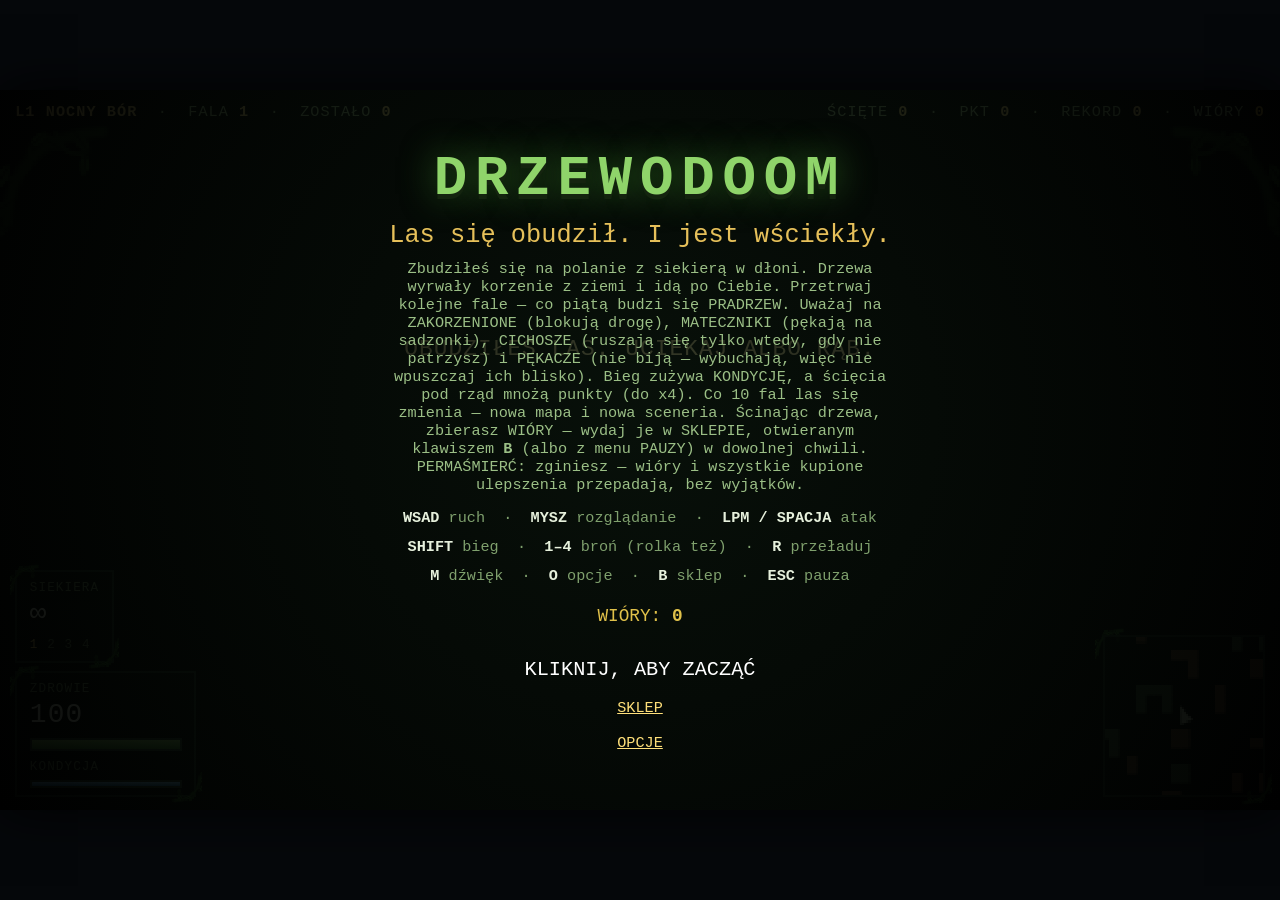
<file: doom-drzewa-sklep.html>
<!doctype html>
<html lang="pl">
<head>
<meta charset="utf-8">
<meta name="viewport" content="width=device-width,initial-scale=1">
<title>DRZEWODOOM — mieszanka</title>
<style>
  :root{ --s: 3; }
  *{ box-sizing:border-box; margin:0; padding:0; }
  html,body{ height:100%; background:#05070a; overflow:hidden;
    font-family:"Consolas","Courier New",monospace; color:#cfe3c4; }
  #app{ position:relative; margin:auto; background:#000; overflow:hidden;
        box-shadow:0 0 calc(20px*var(--s)) rgba(0,0,0,.9); }
  canvas#cv{ display:block; width:100%; height:100%; image-rendering:pixelated;
             image-rendering:crisp-edges; }
  #ui{ position:absolute; inset:0; pointer-events:none;
       font-size:calc(7px*var(--s)); line-height:1.3; letter-spacing:.06em;
       text-shadow:0 calc(1px*var(--s)) 0 #000, 0 0 calc(4px*var(--s)) rgba(0,0,0,.9); }

  #topbar{ position:absolute; top:calc(5px*var(--s)); left:calc(6px*var(--s));
           right:calc(6px*var(--s)); display:flex; justify-content:space-between;
           color:#9bbf86; font-size:calc(6px*var(--s)); }
  #topbar b{ color:#e8d27a; }

  #msg{ position:absolute; left:0; right:0; top:34%; text-align:center;
        color:#ffe9a8; font-size:calc(9px*var(--s)); opacity:0; transition:opacity .25s; }
  #msg.show{ opacity:1; }

  #bottom{ position:absolute; left:calc(6px*var(--s)); right:calc(6px*var(--s));
           bottom:calc(5px*var(--s)); display:flex; align-items:flex-end;
           justify-content:space-between; gap:calc(8px*var(--s)); }
  .blk{ background:rgba(6,12,8,.55); border:calc(1px*var(--s)) solid #1e3324;
        padding:calc(3px*var(--s)) calc(5px*var(--s)); }
  .lbl{ font-size:calc(5px*var(--s)); color:#6f8f61; }
  .big{ font-size:calc(11px*var(--s)); color:#e6f0dc; }
  .bar{ width:calc(60px*var(--s)); height:calc(5px*var(--s)); background:#132015;
        border:calc(1px*var(--s)) solid #2b4630; margin-top:calc(2px*var(--s)); }
  .bar > i{ display:block; height:100%; background:linear-gradient(#8fd46a,#3f8a35); width:100%; }
  #hpbar.low{ background:linear-gradient(#ff8a5a,#c22b2b); }
  .sbar{ height:calc(3px*var(--s)); }
  .sbar > i{ background:linear-gradient(#8ad8ff,#2f7fae); }
  .sbar.out > i{ background:linear-gradient(#ff9a5a,#b84a2a); }
  #bossbar{ position:absolute; top:calc(16px*var(--s)); left:50%;
            transform:translateX(-50%); text-align:center; }
  #bossbar.hide{ display:none; }
  #bossname{ font-size:calc(5px*var(--s)); color:#ff8a72; letter-spacing:.18em; }
  .bbar{ width:calc(88px*var(--s)); height:calc(4px*var(--s)); }
  .bbar > i{ background:linear-gradient(#ff6a4a,#8d1f14); }
  /* ---------- leśne akcenty: pnącza rysowane pod kolory biomu ----------
     Grafika powstaje w makeVineCorner() i wjeżdża tu zmiennymi --vine/--vine-big,
     dlatego przy zmianie lasu pnącza same zmieniają odcień. */
  /* #bossbar jest już absolutny (sam jest kontekstem dla swoich pnączy) */
  .blk, #minibox, #optrows{ position:relative; }
  .blk::before, .blk::after,
  #minibox::before, #minibox::after,
  #optrows::before, #optrows::after{
    content:''; position:absolute; pointer-events:none;
    width:calc(13px*var(--s)); height:calc(13px*var(--s));
    background:var(--vine) no-repeat center/100% 100%;
    image-rendering:pixelated; opacity:.9; }
  .blk::before, #minibox::before, #optrows::before{
    left:calc(-3px*var(--s)); top:calc(-3px*var(--s)); }
  .blk::after, #minibox::after, #optrows::after{
    right:calc(-3px*var(--s)); bottom:calc(-3px*var(--s)); transform:rotate(180deg); }
  #optrows::before, #optrows::after{ opacity:.75; }
  /* pasek bossa dostaje pnącza po bokach, żeby nie zasłaniać samego paska */
  #bossbar::before, #bossbar::after{
    content:''; position:absolute; pointer-events:none;
    top:50%; margin-top:calc(-5px*var(--s));
    width:calc(11px*var(--s)); height:calc(11px*var(--s));
    background:var(--vine) no-repeat center/100% 100%;
    image-rendering:pixelated; opacity:.8; }
  #bossbar::before{ left:calc(-14px*var(--s)); transform:rotate(-90deg); }
  #bossbar::after{ right:calc(-14px*var(--s)); transform:rotate(90deg); }
  /* pnącza zwisające z górnych narożników ekranu — rama lasu wokół obrazu */
  #frame{ position:absolute; inset:0; pointer-events:none; }
  #frame::before, #frame::after{
    content:''; position:absolute; top:calc(13px*var(--s));
    width:calc(48px*var(--s)); height:calc(48px*var(--s));
    background:var(--vine-big) no-repeat center/100% 100%;
    image-rendering:pixelated; opacity:.5; }
  #frame::before{ left:0; }
  #frame::after{ right:0; transform:scaleX(-1); }
  #minibox{ line-height:0; align-self:flex-end; }

  /* lewa kolumna HUD: broń u góry, pod nią zdrowie i kondycja */
  #sidehud{ display:flex; flex-direction:column; align-items:flex-start;
            gap:calc(3px*var(--s)); text-align:left; }
  #sidehud .bar{ margin-right:auto; }   /* paski trzymają się lewej krawędzi */
  #wepbox{ text-align:left; }
  #weplist{ font-size:calc(5px*var(--s)); color:#5d7a52; margin-top:calc(2px*var(--s)); }
  #weplist span.on{ color:#ffe07a; }

  /* minimapa siedzi w prawym dolnym narożniku, jako ostatni element #bottom */
  #mini{ display:block; align-self:flex-end;
         width:calc(64px*var(--s)); height:calc(64px*var(--s));
         image-rendering:pixelated; opacity:.8;
         border:calc(1px*var(--s)) solid #1e3324; background:rgba(4,9,6,.5); }

  #overlay{ position:absolute; inset:0; display:flex; flex-direction:column;
            align-items:center; justify-content:center; gap:calc(4px*var(--s));
            background:radial-gradient(circle at 50% 45%, rgba(10,20,12,.82), rgba(0,0,0,.95));
            text-align:center; padding:calc(10px*var(--s)); cursor:pointer; }
  #overlay.hidden{ display:none; }
  #overlay h1{ font-size:calc(22px*var(--s)); letter-spacing:.14em; color:#8fd46a;
               text-shadow:0 calc(2px*var(--s)) 0 #14240f, 0 0 calc(14px*var(--s)) #2f6b22; }
  #overlay h2{ font-size:calc(10px*var(--s)); color:#e6c05a; font-weight:normal; }
  #overlay p{ font-size:calc(6px*var(--s)); color:#9bbf86; max-width:calc(200px*var(--s)); }
  #overlay .keys{ font-size:calc(6px*var(--s)); color:#7fa06d; line-height:1.9; }
  #overlay .keys b{ color:#e6f0dc; }
  #overlay .go{ margin-top:calc(6px*var(--s)); font-size:calc(8px*var(--s)); color:#fff;
                animation:blink 1.1s steps(2) infinite; }
  @keyframes blink{ 50%{ opacity:.25 } }
  #stats{ font-size:calc(7px*var(--s)); color:#cfe3c4; line-height:1.8; }
  #optrows{ display:flex; flex-direction:column; gap:calc(2px*var(--s));
            margin-top:calc(3px*var(--s)); }
  .optrow{ display:flex; align-items:center; justify-content:space-between;
           gap:calc(4px*var(--s)); font-size:calc(6px*var(--s)); color:#9bbf86;
           background:rgba(6,12,8,.55); border:calc(1px*var(--s)) solid #1e3324;
           padding:calc(2px*var(--s)) calc(4px*var(--s)); min-width:calc(168px*var(--s)); }
  .optrow b{ color:#e6f0dc; min-width:calc(52px*var(--s)); text-align:center; }
  .optbtn{ cursor:pointer; color:#ffe07a; padding:0 calc(3px*var(--s)); }
  .optbtn:hover{ color:#fff; }
  #overlay .link{ cursor:pointer; color:#ffe07a; text-decoration:underline;
                  font-size:calc(6px*var(--s)); margin-top:calc(3px*var(--s)); }
</style>
</head>
<body>
<div id="app">
  <canvas id="cv" width="480" height="270"></canvas>
  <div id="ui">
    <div id="frame"></div>
    <div id="topbar">
      <div><b id="biome">NOCNY BÓR</b> &nbsp;·&nbsp; FALA <b id="wave">1</b> &nbsp;·&nbsp; ZOSTAŁO <b id="left">0</b></div>
      <div>ŚCIĘTE <b id="kills">0</b> &nbsp;·&nbsp; PKT <b id="score">0</b> &nbsp;·&nbsp; REKORD <b id="best">0</b>
        &nbsp;·&nbsp; WIÓRY <b id="chips" style="color:#e0c14a">0</b></div>
    </div>
    <div id="bossbar" class="hide">
      <div id="bossname">PRADRZEW</div>
      <div class="bar bbar"><i id="bosshp"></i></div>
    </div>
    <div id="msg"></div>
    <div id="bottom">
      <div id="sidehud">
        <div class="blk" id="wepbox">
          <div class="lbl" id="wepname">SIEKIERA</div>
          <div class="big" id="ammo">∞</div>
          <div id="weplist"><span class="on">1</span> <span>2</span> <span>3</span> <span>4</span></div>
        </div>
        <div class="blk">
          <div class="lbl">ZDROWIE</div>
          <div class="big" id="hpnum">100</div>
          <div class="bar"><i id="hpbar"></i></div>
          <div class="lbl" style="margin-top:calc(3px*var(--s))">KONDYCJA</div>
          <div class="bar sbar"><i id="stambar"></i></div>
        </div>
      </div>
      <div id="minibox"><canvas id="mini" width="72" height="72"></canvas></div>
    </div>
  </div>
  <div id="overlay"></div>
</div>

<script>
"use strict";
/* ============================================================
   DRZEWODOOM — raycasterowy klon Dooma, w którym gonią Cię drzewa

   WARIANT „MIESZANKA” (wg remont-rendera.html): P0 licznik renderu, A2 szum fBm,
   A3 mipmapy, B1★ światło na ścianach i sprite'ach, B2 statyczna lightmapa,
   B4 światła dynamiczne, B5 kolor światła, B7 kierunkowy księżyc, B10 cień kontaktowy.
   Jeden plik, zero zależności.
   ============================================================ */

/* ---------- opcje gracza (czułość, FOV, rozdzielczość, głośność) ---------- */
function clampNum(v,a,b,d){ v=+v; return isFinite(v) ? (v<a?a:v>b?b:v) : d; }
const RES = [[320,180],[480,270],[640,360]];
const OPT_KEY = 'drzewodoom.opt';
let opt = { sens:1, fov:1, res:1, vol:0.5 };
try{
  const raw = localStorage.getItem(OPT_KEY);
  if(raw){ const o=JSON.parse(raw)||{};
    opt = { sens:clampNum(o.sens,0.3,2.5,1), fov:clampNum(o.fov,0.8,1.4,1),
            res:Math.min(RES.length-1, Math.max(0, o.res|0)), vol:clampNum(o.vol,0,1,0.5) }; }
}catch(err){ /* prywatne okno — gramy na domyślnych */ }
function saveOpt(){ try{ localStorage.setItem(OPT_KEY, JSON.stringify(opt)); }catch(err){} }

let W = RES[opt.res][0], H = RES[opt.res][1];
let PLANE = 0.66*opt.fov;                    // połowa szerokości płaszczyzny rzutu
const cv  = document.getElementById('cv');
const ctx = cv.getContext('2d', { alpha:false });

// Bufory zależą od rozdzielczości, więc są zmienne i przydzielane od nowa
// przy każdej zmianie w opcjach (applyRes()).
let img, buf, zbuf, vign=null;
function allocBuffers(){
  cv.width = W; cv.height = H;
  ctx.imageSmoothingEnabled = false;
  img  = ctx.createImageData(W, H);
  buf  = new Uint32Array(img.data.buffer);
  zbuf = new Float32Array(W);
  vign = null;                               // winieta ma rozmiar ekranu
}
allocBuffers();

const mini = document.getElementById('mini');
const mctx = mini.getContext('2d');

// Mgła i jej zasięg zmieniają się wraz z biomem, a kolor mgły jest wpalany
// w poziomy przyciemnienia tekstur — dlatego przy zmianie poziomu przebudowujemy
// cały zestaw grafik (patrz rebuildArt()).
let MAXFOG = 13.5;                   // dystans całkowitego zaniku we mgle
let FOG = [10, 15, 22];              // kolor mgły

/* ---------- narzędzia ---------- */
function mulberry32(a){ return function(){ a|=0; a=a+0x6D2B79F5|0;
  let t=Math.imul(a^a>>>15,1|a); t=t+Math.imul(t^t>>>7,61|t)^t;
  return ((t^t>>>14)>>>0)/4294967296; }; }
const clamp=(v,a,b)=>v<a?a:v>b?b:v;
const lerp =(a,b,t)=>a+(b-a)*t;

/* ---------- A2: szum proceduralny (kafelkujacy) ----------
   Jedno zrodlo ziarna dla kory, kamienia i trawy. `per` to liczba komorek
   siatki na cala teksture - krata zawija sie mod `per`, wiec kafel nie ma szwu. */
function hash2(x,y,seed){
  let h = Math.imul(x,374761393) + Math.imul(y,668265263) + Math.imul(seed,1274126177);
  h = Math.imul(h ^ (h>>>13), 1274126177);
  return ((h ^ (h>>>16))>>>0) / 4294967296;
}
const smoothT = t => t*t*(3-2*t);
function vnoise(u,v,per,seed){
  const x=u*per, y=v*per;
  const xi=Math.floor(x), yi=Math.floor(y);
  const xf=smoothT(x-xi), yf=smoothT(y-yi);
  const x0=((xi%per)+per)%per, y0=((yi%per)+per)%per;
  const x1=(x0+1)%per,        y1=(y0+1)%per;
  return lerp(lerp(hash2(x0,y0,seed), hash2(x1,y0,seed), xf),
              lerp(hash2(x0,y1,seed), hash2(x1,y1,seed), xf), yf);
}
// fBm: kazda kolejna oktawa dwa razy gestsza i dwa razy cichsza
function fbm(u,v,base,seed,oct){
  let s=0, amp=0.5, norm=0, f=base;
  for(let o=0;o<oct;o++){
    s += vnoise(u,v,f,seed+o*131)*amp;
    norm += amp; amp *= 0.5; f *= 2;
  }
  return s/norm;
}
function hexRGB(h){ const v=parseInt(h.slice(1),16); return [(v>>16)&255,(v>>8)&255,v&255]; }
const TEXN = 64;

/* ============================================================
   MAPA
   ============================================================ */
const RAW = [
 "################################",
 "#..............................#",
 "#..BBB......MMM.........BB.....#",
 "#..B..........M.........BB.....#",
 "#..B.......B..M................#",
 "#..........B..........MMMM.....#",
 "#....MM....B..........M..M.....#",
 "#....MM...............M..M.....#",
 "#..............BBB.............#",
 "#....B...........B......BB.....#",
 "#....B...........B......BB.....#",
 "#....B.........................#",
 "#..........MMMM.....B..........#",
 "#..........M..M.....B..........#",
 "#..BB......M..M.....B......M...#",
 "#..BB......................M...#",
 "#..........................M...#",
 "#.....MMM......BB..............#",
 "#.......M......BB.......BBB....#",
 "#.......M.................B....#",
 "#.........B...............B....#",
 "#....B....B....MM..............#",
 "#....B.........MM.....B..B.....#",
 "#....B................B..B.....#",
 "#.............BB...............#",
 "#....MMMM.....BB......MM.......#",
 "#.......M.............MM.......#",
 "#.......M......................#",
 "#..BB.......B........BBB.......#",
 "#..BB.......B..................#",
 "#..............................#",
 "################################",
];
let map = [], MW = 0, MH = 0;
const cell = (x,y)=> (x<0||y<0||x>=MW||y>=MH) ? 1 : map[y|0][x|0];

function applyMap(g){ map = g.m; MW = g.w; MH = g.h; }

// Poziom 1 to ręcznie ułożona mapa z RAW — znajomy start przed proceduralnymi.
function mapFromRAW(){
  const h = RAW.length, w = Math.max(...RAW.map(r=>r.length));
  const m = [];
  for(let y=0;y<h;y++){
    const row = new Uint8Array(w);
    for(let x=0;x<w;x++){
      const c = RAW[y][x] || '.';
      let v = 0;
      if(c==='#') v=1; else if(c==='B') v=2; else if(c==='M') v=3;
      if(x===0||y===0||x===w-1||y===h-1) v=1;   // zawsze domknięta granica
      row[x]=v;
    }
    m.push(row);
  }
  return { m, w, h };
}

/* ---------- generator map ---------- */
// Rozrzuca kępy w duchu ręcznej mapy: bloki, żywopłoty, puste w środku
// kwadraty i pojedyncze drzewa. Gęstość rośnie z poziomem.
function genMap(seed, level){
  const rnd = mulberry32(seed);
  const w = 32 + (rnd()*7|0), h = 32 + (rnd()*7|0);
  const m = [];
  for(let y=0;y<h;y++) m.push(new Uint8Array(w));
  for(let x=0;x<w;x++){ m[0][x]=1; m[h-1][x]=1; }
  for(let y=0;y<h;y++){ m[y][0]=1; m[y][w-1]=1; }
  const set=(x,y,v)=>{ if(x>0&&y>0&&x<w-1&&y<h-1) m[y][x]=v; };

  const density = Math.min(0.115, 0.060 + (level-1)*0.006);
  const clumps  = Math.round(w*h*density/3);
  for(let i=0;i<clumps;i++){
    const x = 1+(rnd()*(w-2)|0), y = 1+(rnd()*(h-2)|0);
    const mat = rnd()<0.55 ? 2 : (rnd()<0.55 ? 1 : 3);
    const shape = rnd();
    if(shape<0.28){                       // zwarty blok
      const bw=1+(rnd()*3|0), bh=1+(rnd()*3|0);
      for(let a=0;a<bw;a++) for(let b=0;b<bh;b++) set(x+a,y+b,mat);
    } else if(shape<0.55){                // żywopłot
      const len=2+(rnd()*5|0), hor=rnd()<0.5;
      for(let a=0;a<len;a++) set(x+(hor?a:0), y+(hor?0:a), mat);
    } else if(shape<0.78){                // pusty w środku kwadrat — jak MMMM w oryginale
      const s=3+(rnd()*2|0);
      for(let a=0;a<s;a++){ set(x+a,y,mat); set(x+a,y+s-1,mat); set(x,y+a,mat); set(x+s-1,y+a,mat); }
    } else {                              // kępa
      set(x,y,mat);
      if(rnd()<0.5) set(x+1,y,mat);
      if(rnd()<0.5) set(x,y+1,mat);
      if(rnd()<0.25) set(x+1,y+1,mat);
    }
  }
  return { m, w, h };
}

// Zamurowuje wszystkie obszary poza największym spójnym — inaczej wrogowie
// zespawnowani w odciętej kieszeni nigdy nie dojdą i fala nigdy się nie skończy.
// Sąsiedztwo 4-kierunkowe, bo tryMove przesuwa się osobno po osiach:
// przejście „po skosie" nie istnieje.
function largestRegion(m,w,h){
  const seen = new Uint8Array(w*h);
  const regions = [];
  let bestSize = 0, best = null;
  const stack = [];
  for(let y=1;y<h-1;y++) for(let x=1;x<w-1;x++){
    if(m[y][x]!==0 || seen[y*w+x]) continue;
    stack.length=0; stack.push(x,y); seen[y*w+x]=1;
    const reg=[];
    while(stack.length){
      const cy=stack.pop(), cx=stack.pop();
      reg.push(cy*w+cx);
      if(cx>1     && m[cy][cx-1]===0 && !seen[cy*w+cx-1]){ seen[cy*w+cx-1]=1; stack.push(cx-1,cy); }
      if(cx<w-2   && m[cy][cx+1]===0 && !seen[cy*w+cx+1]){ seen[cy*w+cx+1]=1; stack.push(cx+1,cy); }
      if(cy>1     && m[cy-1][cx]===0 && !seen[(cy-1)*w+cx]){ seen[(cy-1)*w+cx]=1; stack.push(cx,cy-1); }
      if(cy<h-2   && m[cy+1][cx]===0 && !seen[(cy+1)*w+cx]){ seen[(cy+1)*w+cx]=1; stack.push(cx,cy+1); }
    }
    regions.push(reg);
    if(reg.length>bestSize){ bestSize=reg.length; best=reg; }
  }
  for(const reg of regions){
    if(reg===best) continue;
    for(const idx of reg) m[(idx/w)|0][idx%w] = 1;
  }
  return bestSize;
}

// Powtarza losowanie, aż mapa jest dość otwarta i ma choć jedną polanę 3x3
// (findOpenSpot potrzebuje jej na punkt startowy gracza).
function buildMap(seed, level){
  for(let attempt=0; attempt<60; attempt++){
    const g = genMap(seed + attempt*7919, level);
    const open = largestRegion(g.m, g.w, g.h);
    if(open < g.w*g.h*0.42) continue;
    let has3=false;
    for(let y=2;y<g.h-2 && !has3;y++){
      for(let x=2;x<g.w-2;x++){
        let ok=true;
        for(let oy=-1;oy<=1 && ok;oy++) for(let ox=-1;ox<=1;ox++)
          if(g.m[y+oy][x+ox]!==0){ ok=false; break; }
        if(ok){ has3=true; break; }
      }
    }
    if(has3) return g;
  }
  return mapFromRAW();          // awaryjnie: znana, na pewno grywalna mapa
}

/* ============================================================
   TEKSTURY (proceduralne, z 32 poziomami przyciemnienia)
   ============================================================ */
/* ============================================================
   SWIATLO  (B2 statyczna lightmapa, B4 swiatla dynamiczne, B7 ksiezyc)
   ============================================================
   Mnoznik RGB liczony jest raz na kolumne sciany i raz na sprite - nigdy
   na piksel. Podloga zostaje na niezmienionym LUT mgly (wariant B1*). */
let LM=null;                       // Float32Array, 3 kanaly na komorke, 1.0 = neutralnie
const LT=[1,1,1];                  // bufor roboczy, zeby nie alokowac w petli

const DL=[];                       // swiatla dynamiczne
const MAXDL=10;

function addLight(x,y,col,rad,life){
  if(DL.length>=MAXDL) DL.shift();  // najstarsze wypada; przy 10 nikt nie zauwazy
  DL.push({x,y,c:col,rad,t:life,life});
}

function buildLightmap(B, seed){
  LM = new Float32Array(MW*MH*3);
  const rnd = mulberry32(seed);

  // 1. otwartosc: ile nieba widzi komorka. Wazone jadro 7x7 to tania,
  //    ale zaskakujaco przekonujaca aproksymacja sky occlusion.
  const amb=new Float32Array(MW*MH);
  for(let y=0;y<MH;y++) for(let x=0;x<MW;x++){
    if(cell(x,y)!==0) continue;
    let open=0, tot=0;
    for(let dy=-3;dy<=3;dy++) for(let dx=-3;dx<=3;dx++){
      const w=1/(1+dx*dx+dy*dy);
      tot+=w; if(cell(x+dx,y+dy)===0) open+=w;
    }
    amb[y*MW+x]=open/tot;
  }

  // 2. ambient nieba - kolor z biomu, sila z otwartosci
  const A=B.ambient, lo=B.ambientMin;
  for(let i=0;i<MW*MH;i++){
    const k = lo + (1-lo)*amb[i];
    LM[i*3]=A[0]*k; LM[i*3+1]=A[1]*k; LM[i*3+2]=A[2]*k;
  }

  // 2b. bez B3 (probkowanie dwuliniowe) granice komorek sa schodkowe -
  //     jedno rozmycie 3x3 zdejmuje 90% problemu
  const tmp=Float32Array.from(LM);
  for(let y=0;y<MH;y++) for(let x=0;x<MW;x++){
    if(cell(x,y)!==0) continue;
    let r=0,g=0,b=0,n=0;
    for(let dy=-1;dy<=1;dy++) for(let dx=-1;dx<=1;dx++){
      const cx=x+dx, cy=y+dy;
      if(cx<0||cy<0||cx>=MW||cy>=MH||cell(cx,cy)!==0) continue;
      const j=(cy*MW+cx)*3; r+=tmp[j]; g+=tmp[j+1]; b+=tmp[j+2]; n++;
    }
    const i=(y*MW+x)*3;
    LM[i]=r/n; LM[i+1]=g/n; LM[i+2]=b/n;
  }

  // 3. zrodla statyczne w losowych otwartych komorkach
  for(let i=0,put=0; i<400 && put<B.lights; i++){
    const x=1+(rnd()*(MW-2)|0), y=1+(rnd()*(MH-2)|0);
    if(cell(x,y)!==0) continue;
    if(amb[y*MW+x] > 0.75) continue;     // swiatla maja sens w gaszczu, nie na polanie
    addStaticLight(x+0.5, y+0.5, B.lightCol, B.lightRad);
    put++;
  }
}

function addStaticLight(lx,ly,col,rad){
  const x0=Math.max(0,(lx-rad)|0), x1=Math.min(MW-1,(lx+rad)|0);
  const y0=Math.max(0,(ly-rad)|0), y1=Math.min(MH-1,(ly+rad)|0);
  for(let cy=y0;cy<=y1;cy++) for(let cx=x0;cx<=x1;cx++){
    if(cell(cx,cy)!==0) continue;
    const d=Math.hypot(cx+0.5-lx, cy+0.5-ly);
    if(d>rad) continue;
    if(!losClear(lx,ly,cx+0.5,cy+0.5)) continue;
    const f=(1-d/rad)*(1-d/rad);
    const i=(cy*MW+cx)*3;
    LM[i]+=col[0]*f; LM[i+1]+=col[1]*f; LM[i+2]+=col[2]*f;
  }
}

// Odczyt: statyka + swiatla dynamiczne. Wolane raz na kolumne / raz na sprite.
function lightAt(px,py,out){
  const cx=px|0, cy=py|0;
  if(!LM || px<0 || py<0 || cx>=MW || cy>=MH){ out[0]=out[1]=out[2]=1; }
  else {
    const i=(cy*MW+cx)*3;
    out[0]=LM[i]; out[1]=LM[i+1]; out[2]=LM[i+2];
  }
  for(let i=0;i<DL.length;i++){
    const L=DL[i];
    const dx=px-L.x, dy=py-L.y, d2=dx*dx+dy*dy;
    if(d2 > L.rad*L.rad) continue;
    const f=1-Math.sqrt(d2)/L.rad;
    const k=f*f*(L.t/L.life);          // kwadratowy spadek + wygasanie w czasie
    out[0]+=L.c[0]*k; out[1]+=L.c[1]*k; out[2]+=L.c[2]*k;
  }
}

/* ---------- B7: kierunkowe swiatlo ksiezyca ----------
   0:+X  1:-X  2:+Y  3:-Y - normalna sciany wskazuje NA gracza. */
const FACE_N=[[1,0],[-1,0],[0,1],[0,-1]];
const faceK=new Float32Array([1,1,1,1]);
function updateFaceLight(B){
  for(let i=0;i<4;i++){
    const d = FACE_N[i][0]*B.moonDir[0] + FACE_N[i][1]*B.moonDir[1];
    faceK[i] = 1 + d*B.moonStr;
  }
}

function makeCanvas(w,h){ const c=document.createElement('canvas'); c.width=w; c.height=h; return c; }
function grab(c){
  const g=c.getContext('2d');
  const d=g.getImageData(0,0,c.width,c.height);
  return { w:c.width, h:c.height, data:new Uint32Array(d.data.buffer) };
}
function shadeLevels(tex, n){
  const lv=[];
  for(let l=0;l<n;l++){
    const f = 1 - l/(n-1);
    const out = new Uint32Array(tex.data.length);
    for(let i=0;i<tex.data.length;i++){
      const c = tex.data[i];
      const a = (c>>>24)&255;
      if(a<128){ out[i]=0; continue; }
      const r = c&255, g=(c>>>8)&255, b=(c>>>16)&255;
      const nr = (r*f + FOG[0]*(1-f))|0;
      const ng = (g*f + FOG[1]*(1-f))|0;
      const nb = (b*f + FOG[2]*(1-f))|0;
      out[i] = (255<<24)|(nb<<16)|(ng<<8)|nr;
    }
    lv.push(out);
  }
  tex.lv = lv; tex.n = n;
  return tex;
}

/* ---------- A3: piramida mipmap ----------
   Filtr pudelkowy 2x2. Teksele w pelni przezroczyste nie brudza sredniej,
   bo inaczej sprite'y dostaja aureole w kolorze tla. */
const MIP_N = 3;
function downsample(src,w,h){
  const w2=w>>1, h2=h>>1, out=new Uint32Array(w2*h2);
  for(let y=0;y<h2;y++) for(let x=0;x<w2;x++){
    let r=0,g=0,b=0,cnt=0;
    for(let dy=0;dy<2;dy++) for(let dx=0;dx<2;dx++){
      const c=src[(y*2+dy)*w + x*2+dx];
      if(((c>>>24)&255)<128) continue;
      r+=c&255; g+=(c>>>8)&255; b+=(c>>>16)&255; cnt++;
    }
    // prog 2 z 4: sprite zachowuje sylwetke zamiast sie rozpuszczac
    out[y*w2+x] = cnt<2 ? 0
      : (255<<24)|(((b/cnt)|0)<<16)|(((g/cnt)|0)<<8)|((r/cnt)|0);
  }
  return {w:w2,h:h2,data:out};
}
// zastepuje bezposrednie wywolania shadeLevels(...) w rebuildArt/makeSprite
function buildTex(tex, n){
  const mips=[{w:tex.w,h:tex.h,data:tex.data}];
  while(mips.length<MIP_N){
    const m=mips[mips.length-1];
    if(m.w<=8||m.h<=8) break;
    mips.push(downsample(m.data,m.w,m.h));
  }
  tex.mip = mips.map(m => shadeLevels(m, n));
  tex.w=mips[0].w; tex.h=mips[0].h; tex.n=n;
  tex.lv = tex.mip[0].lv;
  return tex;
}
// wybor poziomu z zabezpieczeniem przed skrocona piramida
function pickMip(tex, idx){
  const m=tex.mip;
  return m[idx < m.length ? idx : m.length-1];
}

/* ---------- biomy ----------
   Każdy poziom (10 fal) to inny biom: inna mgła, inne tekstury ścian i
   podłoża, inne niebo i inny odcień samych drzew. */
const BIOMES = [
  { name:'NOCNY BÓR', fog:[10,15,22], maxfog:13.5,
    ambient:[0.82,0.90,1.08], ambientMin:0.42, lights:0,  lightCol:[0,0,0],         lightRad:0,
    moonDir:[-0.71,-0.71], moonStr:0.26,
    stone:'#3a3d42', stoneRGB:[70,74,80],
    bark:'#4a3524', barkDark:[30,20,12], barkLite:[120,92,60], knot:['#2b1d12','#5c452e'],
    moss:[40,90,30], mossVar:[40,70,40], vine:'rgba(50,110,45,.6)',
    grass:'#1d2c17', grassA:[28,52,22], grassAVar:[22,40,18],
    grassB:[12,24,10], grassBVar:[14,20,10], litter:[70,55,30], sparkle:'rgba(190,190,120,.35)',
    treeTint:null, mini:['#4a4f56','#6a4b30','#3d5c3a'],
    sky:{ stops:['#04060d','#0b1522','#16242a','#0a1210'], stars:700, moon:true,
          cloud:'40,55,70', treeline:['#0a140e','#08110c','#050c08'] } },

  { name:'TRZĘSAWISKO', fog:[12,22,17], maxfog:10.5,
    ambient:[0.78,0.95,0.84], ambientMin:0.34, lights:7,  lightCol:[0.15,0.55,0.30], lightRad:3.5,
    moonDir:[0.38,-0.92], moonStr:0.10,
    stone:'#2c3a31', stoneRGB:[56,74,62],
    bark:'#3b3526', barkDark:[18,22,14], barkLite:[92,100,62], knot:['#1d2216','#4a5230'],
    moss:[45,105,45], mossVar:[45,80,40], vine:'rgba(70,130,60,.75)',
    grass:'#1a2418', grassA:[34,54,28], grassAVar:[24,36,16],
    grassB:[26,30,16], grassBVar:[18,18,10], litter:[60,58,32], sparkle:'rgba(150,200,150,.30)',
    treeTint:'rgba(24,60,42,.22)', mini:['#3c4a41','#5a5230','#3f6444'],
    sky:{ stops:['#070d0b','#0d1a14','#16261c','#0b1410'], stars:120, moon:false,
          cloud:'50,80,62', treeline:['#0b1610','#08120c','#050d08'] } },

  { name:'ZGLISZCZA', fog:[30,18,13], maxfog:15.5,
    ambient:[1.02,0.84,0.72], ambientMin:0.30, lights:12, lightCol:[0.95,0.42,0.12], lightRad:4.5,
    moonDir:[0.00,1.00], moonStr:0.20,
    stone:'#3b3532', stoneRGB:[74,66,60],
    bark:'#2e241f', barkDark:[14,10,8], barkLite:[96,66,44], knot:['#140e0a','#4a3020'],
    moss:[90,50,25], mossVar:[70,40,20], vine:'rgba(120,60,30,.5)',
    grass:'#241d19', grassA:[52,42,34], grassAVar:[30,24,18],
    grassB:[26,20,17], grassBVar:[18,14,10], litter:[90,50,28], sparkle:'rgba(255,140,60,.45)',
    treeTint:'rgba(40,20,12,.42)', mini:['#544a44','#4a3a30','#6a4a30'],
    sky:{ stops:['#120806','#24100a','#3a1a0e','#180b07'], stars:90, moon:false,
          cloud:'90,50,36', treeline:['#1a0e09','#140a07','#0d0705'] } },

  { name:'SZRON', fog:[34,42,52], maxfog:9.5,
    ambient:[0.90,0.98,1.15], ambientMin:0.58, lights:0,  lightCol:[0,0,0],         lightRad:0,
    moonDir:[-0.92,-0.38], moonStr:0.34,
    stone:'#4a5460', stoneRGB:[96,110,126],
    bark:'#4e4a46', barkDark:[30,32,36], barkLite:[150,160,175], knot:['#2a2c30','#6a7078'],
    moss:[150,175,195], mossVar:[50,50,50], vine:'rgba(180,200,220,.5)',
    grass:'#8e9aa8', grassA:[170,182,196], grassAVar:[40,40,40],
    grassB:[120,134,150], grassBVar:[30,30,34], litter:[90,96,104], sparkle:'rgba(235,245,255,.7)',
    treeTint:'rgba(150,178,205,.26)', mini:['#5e6a78','#5a5450','#7a8894'],
    sky:{ stops:['#070b14','#101a2a','#1e2c40','#141c26'], stars:900, moon:true,
          cloud:'70,90,120', treeline:['#141c26','#101720','#0b1017'] } },

  { name:'GRZYBNIA', fog:[26,13,32], maxfog:11.5,
    ambient:[0.62,0.55,0.80], ambientMin:0.18, lights:20, lightCol:[0.70,0.25,0.95], lightRad:3.0,
    moonDir:[0.00,-1.00], moonStr:0.06,
    stone:'#3a2c44', stoneRGB:[74,56,88],
    bark:'#42283e', barkDark:[20,10,20], barkLite:[118,70,110], knot:['#1c0e1c','#5a3452'],
    moss:[140,60,150], mossVar:[60,40,60], vine:'rgba(150,70,160,.6)',
    grass:'#221630', grassA:[58,34,70], grassAVar:[30,20,36],
    grassB:[30,18,38], grassBVar:[18,12,22], litter:[110,60,120], sparkle:'rgba(220,140,255,.55)',
    treeTint:'rgba(92,40,112,.30)', mini:['#4e3c5a','#523046','#6a4070'],
    sky:{ stops:['#0a0512','#170a24','#261038','#120a1c'], stars:1100, moon:false,
          cloud:'70,40,90', treeline:['#140a1c','#0f0715','#0a050e'] } },
];

function texBark(B){
  const N=TEXN, sd=7;
  const c=makeCanvas(N,N), g=c.getContext('2d');
  const im=g.createImageData(N,N), px=new Uint32Array(im.data.buffer);
  const base=hexRGB(B.bark), dk=B.barkDark, lt=B.barkLite;

  for(let y=0;y<N;y++) for(let x=0;x<N;x++){
    const u=x/N, v=y/N;
    // domena zgnieciona w pionie -> wlokna biegna wzdluz pnia.
    // fBm ma odchylenie ~0.08, wiec kazdy sklad rozciagamy wokol 0.5 -
    // bez tego kora jest plaska plama w gornej polowie zakresu.
    const fib   = (fbm(u, v*0.15, 12, sd, 3) - 0.5)*2.8;
    // funkcja grzbietowa: |2n-1| daje ostre bruzdy zamiast miekkich plam
    const bruzd = Math.abs(fbm(u, v*0.25, 6, sd+23, 2)*2-1);
    const plamy = (fbm(u, v, 3, sd+41, 2) - 0.5)*1.4;   // duze przebarwienia

    const t = clamp(0.52 + fib*0.42 + (0.30-bruzd)*0.90 - plamy*0.30, 0, 1);
    const lo = t<0.5, m = lo ? t*2 : (t-0.5)*2;
    const r = lo ? lerp(dk[0],base[0],m) : lerp(base[0],lt[0],m);
    const gg= lo ? lerp(dk[1],base[1],m) : lerp(base[1],lt[1],m);
    const b = lo ? lerp(dk[2],base[2],m) : lerp(base[2],lt[2],m);
    px[y*N+x] = (255<<24)|((b|0)<<16)|((gg|0)<<8)|(r|0);
  }
  g.putImageData(im,0,0);

  // seki zostaja na canvasie - kilka elips czyta sie lepiej niz szum
  const r=mulberry32(sd), sc=N/64;
  for(let i=0;i<5;i++){
    const x=(6+r()*52)*sc, y=(6+r()*52)*sc, rr=(3+r()*4)*sc;
    g.fillStyle=B.knot[0]; g.beginPath(); g.ellipse(x,y,rr,rr*.7,0,0,7); g.fill();
    g.fillStyle=B.knot[1]; g.beginPath(); g.ellipse(x,y,rr*.5,rr*.35,0,0,7); g.fill();
  }
  // UWAGA: ciemne pasy maskujace szew kafla usuniete - szum kafelkuje sie sam
  return grab(c);
}
function texStone(moss,B){
  const N=TEXN, sd=moss?31:13, sc=N/64;
  const c=makeCanvas(N,N), g=c.getContext('2d'), r=mulberry32(sd);
  g.fillStyle=B.stone; g.fillRect(0,0,N,N);
  // siatka blokow zostaje - daje czytelny rytm muru
  for(let row=0;row<4;row++){
    const off = (row%2)*8*sc;
    for(let col=-1;col<5;col++){
      const x=col*16*sc+off+sc, y=row*16*sc+sc, w=14*sc, h=14*sc;
      const t=.6+r()*.4;
      g.fillStyle=`rgb(${(B.stoneRGB[0]*t)|0},${(B.stoneRGB[1]*t)|0},${(B.stoneRGB[2]*t)|0})`;
      g.fillRect(x,y,w,h);
      g.fillStyle='rgba(255,255,255,.06)'; g.fillRect(x,y,w,2*sc);
      g.fillStyle='rgba(0,0,0,.28)'; g.fillRect(x,y+h-2*sc,w,2*sc);
    }
  }

  // A2: cetkowanie fbm zamiast 200 losowych czarnych pikseli,
  //     mech jako prog na szumie zamiast 90 losowych elips (platy, nie konfetti)
  const im=g.getImageData(0,0,N,N), d=im.data;
  for(let y=0;y<N;y++) for(let x=0;x<N;x++){
    const u=x/N, v=y/N, i=(y*N+x)*4;
    const k = 1 + (fbm(u,v,8,sd,3)-0.5)*1.5;          // cetkowanie +-18%
    let rr=d[i]*k, gg=d[i+1]*k, bb=d[i+2]*k;
    if(moss){
      const m = fbm(u,v,4,sd+7,2);
      if(m>0.58){
        const a = Math.min(0.8,(m-0.58)*4.2);
        const n2 = fbm(u,v,16,sd+13,2);
        rr = lerp(rr, B.moss[0]+n2*B.mossVar[0], a);
        gg = lerp(gg, B.moss[1]+n2*B.mossVar[1], a);
        bb = lerp(bb, B.moss[2]+n2*B.mossVar[2], a);
      }
    }
    d[i]=clamp(rr,0,255)|0; d[i+1]=clamp(gg,0,255)|0; d[i+2]=clamp(bb,0,255)|0;
  }
  g.putImageData(im,0,0);

  if(moss){
    for(let i=0;i<14;i++){                // zwisajace pnacza
      const x=r()*N; g.strokeStyle=B.vine; g.lineWidth=sc;
      g.beginPath(); g.moveTo(x,0); g.quadraticCurveTo(x+(r()*8-4)*sc,20*sc,x+(r()*10-5)*sc,(18+r()*30)*sc); g.stroke();
    }
  }
  return grab(c);
}
function texGrass(B){
  const N=TEXN, c=makeCanvas(N,N), g=c.getContext('2d'), r=mulberry32(99);
  const im=g.createImageData(N,N), px=new Uint32Array(im.data.buffer);
  // A2: dwie oktawy o roznej skali - kepy i ziarno pojedynczych zdziebel
  for(let y=0;y<N;y++) for(let x=0;x<N;x++){
    const u=x/N, v=y/N;
    const kepy   = fbm(u,v,5,99,2);
    const ziarno = fbm(u,v,24,99,1);
    const mix = clamp((kepy-0.44)*2.6 + 0.5, 0, 1);
    const jit = ziarno-0.5;
    const rr = lerp(B.grassB[0],B.grassA[0],mix) + jit*B.grassAVar[0];
    const gg = lerp(B.grassB[1],B.grassA[1],mix) + jit*B.grassAVar[1];
    const bb = lerp(B.grassB[2],B.grassA[2],mix) + jit*B.grassAVar[2];
    px[y*N+x] = (255<<24)|((clamp(bb,0,255)|0)<<16)|((clamp(gg,0,255)|0)<<8)|(clamp(rr,0,255)|0);
  }
  g.putImageData(im,0,0);

  const sc=N/64;
  for(let i=0;i<40;i++){                  // galazki i liscie - maja byc nieregularne
    const x=r()*N,y=r()*N;
    g.fillStyle=`rgba(${B.litter[0]+r()*30|0},${B.litter[1]+r()*20|0},${B.litter[2]+r()*15|0},.7)`;
    g.fillRect(x,y,(2+r()*3)*sc,sc);
  }
  for(let i=0;i<10;i++){                   // iskierki
    const x=r()*N,y=r()*N;
    g.fillStyle=B.sparkle; g.fillRect(x,y,sc,sc);
  }
  return grab(c);
}
let TEX = null, GRASS = null;

/* ---------- niebo ---------- */
const SKY_W=1024, SKY_H=405, SKY_HZ=270;   // horyzont tekstury w wierszu 270
let sky = null;
function makeSky(B){
  const S=B.sky;
  const c=makeCanvas(SKY_W,SKY_H), g=c.getContext('2d'), r=mulberry32(2024);
  const grd=g.createLinearGradient(0,0,0,SKY_H);
  grd.addColorStop(0,S.stops[0]); grd.addColorStop(.55,S.stops[1]);
  grd.addColorStop(.78,S.stops[2]); grd.addColorStop(1,S.stops[3]);
  g.fillStyle=grd; g.fillRect(0,0,SKY_W,SKY_H);
  for(let i=0;i<S.stars;i++){               // gwiazdy
    const x=r()*SKY_W, y=r()*250, a=r()*.9;
    g.fillStyle=`rgba(200,220,255,${a})`; g.fillRect(x,y,1,1);
    if(r()<.05){ g.fillStyle=`rgba(200,220,255,${a*.4})`; g.fillRect(x-1,y,3,1); g.fillRect(x,y-1,1,3); }
  }
  if(S.moon){                               // księżyc + poświata
    const halo=g.createRadialGradient(300,110,4,300,110,90);
    halo.addColorStop(0,'rgba(190,215,255,.30)'); halo.addColorStop(.35,'rgba(140,170,220,.10)');
    halo.addColorStop(1,'rgba(120,150,200,0)');
    g.fillStyle=halo; g.beginPath(); g.arc(300,110,90,0,7); g.fill();
    const face=g.createRadialGradient(292,102,2,300,110,17);
    face.addColorStop(0,'#f2f6ff'); face.addColorStop(.7,'#cdd8ea'); face.addColorStop(1,'#9fb0c8');
    g.fillStyle=face; g.beginPath(); g.arc(300,110,16,0,7); g.fill();
    g.fillStyle='rgba(140,155,180,.45)';
    g.beginPath(); g.arc(295,105,3.4,0,7); g.fill();
    g.beginPath(); g.arc(305,116,2.4,0,7); g.fill();
    g.beginPath(); g.arc(303,102,1.6,0,7); g.fill();
    g.beginPath(); g.arc(293,116,1.9,0,7); g.fill();
  }
  // chmury
  for(let i=0;i<26;i++){
    const x=r()*SKY_W,y=60+r()*160,w=60+r()*140,h=8+r()*16;
    g.fillStyle=`rgba(${S.cloud},${.12+r()*.2})`;
    g.beginPath(); g.ellipse(x,y,w,h,0,0,7); g.fill();
  }
  // odległa linia lasu
  for(let pass=0;pass<3;pass++){
    const base = 258 + pass*6, col=S.treeline[pass];
    g.fillStyle=col;
    let x=0;
    while(x<SKY_W){
      const w=6+r()*16, h=14+r()*46*(1-pass*.25);
      g.beginPath();
      g.moveTo(x,base); g.lineTo(x+w/2,base-h); g.lineTo(x+w,base); g.closePath(); g.fill();
      x += w*0.62;
    }
    g.fillRect(0,base,SKY_W,SKY_H-base);
  }
  return grab(c);
}

/* ============================================================
   SPRITE'Y (rysowane w 2D, potem cięte na piksele)
   ============================================================ */
const SPR_LV = 16;
function makeSprite(w,h,draw,tint){
  const c=makeCanvas(w,h); const g=c.getContext('2d');
  g.clearRect(0,0,w,h); draw(g,w,h);
  if(tint){                       // odcień biomu — tylko na narysowanych pikselach
    g.globalCompositeOperation='source-atop';
    g.fillStyle=tint; g.fillRect(0,0,w,h);
    g.globalCompositeOperation='source-over';
  }
  return buildTex(grab(c), SPR_LV);
}
function jag(g,cx,cy,rr,n,rand,col){
  g.fillStyle=col; g.beginPath();
  for(let i=0;i<n;i++){
    const a=i/n*Math.PI*2, k=rr*(0.72+rand()*0.55);
    const x=cx+Math.cos(a)*k, y=cy+Math.sin(a)*k*0.85;
    i?g.lineTo(x,y):g.moveTo(x,y);
  }
  g.closePath(); g.fill();
}

/* Rysunek jednego wrogiego drzewa.
   kind: 0 sadzonka, 1 dąb, 2 świerk, 3 prastare, 4 zakorzeniony, 5 matecznik, 6 cichosz */
function drawTree(g,w,h,kind,frame,seed){
  const r=mulberry32(seed+frame*17);
  const t = frame/4*Math.PI*2;
  const sway = Math.sin(t)*w*0.045;
  const step = Math.sin(t)*h*0.03;
  const pal = [
    { bark:'#6a4b30', bark2:'#3c2a1a', leaf:['#6fbf4a','#4f9c33','#8ad35e'], eye:'#ffe14a' },
    { bark:'#5a3f28', bark2:'#2e2013', leaf:['#3f7a2c','#2c5c1f','#55993a'], eye:'#ff6a2a' },
    { bark:'#4a3524', bark2:'#241a10', leaf:['#1f5638','#154029','#2c7048'], eye:'#63e3ff' },
    { bark:'#3a2a1e', bark2:'#181009', leaf:['#5b3f6e','#3d2a4c','#7a5690'], eye:'#ff2f2f' },
    { bark:'#4c4a42', bark2:'#22201b', leaf:['#4a5a30','#333f20','#5f7040'], eye:'#ffab2e' },
    { bark:'#6b4a44', bark2:'#33201e', leaf:['#b06a8e','#7d4562','#c98aa8'], eye:'#8cff6a' },
    { bark:'#c6c2b0', bark2:'#6e6a5c', leaf:['#8f9c86','#6d7a66','#aab6a0'], eye:'#ffffff' },
    { bark:'#4a2a20', bark2:'#20100c', leaf:['#c25a22','#8e3c16','#e07a2e'], eye:'#ffd23b' },
  ][kind];

  const cx=w/2, ground=h-1;
  const trunkW = [0.16,0.30,0.20,0.42,0.50,0.28,0.18,0.22][kind]*w;
  const trunkTop = h*[0.52,0.46,0.40,0.30,0.44,0.48,0.34,0.46][kind];

  // korzenie-nogi
  g.fillStyle=pal.bark2;
  for(let s=-1;s<=1;s+=2){
    const lx = cx + s*trunkW*0.42 + (s>0?step:-step);
    g.beginPath();
    g.moveTo(lx - trunkW*0.22, ground - h*0.22);
    g.lineTo(lx + trunkW*0.22, ground - h*0.22);
    g.lineTo(lx + trunkW*0.34 + s*3, ground);
    g.lineTo(lx - trunkW*0.34 + s*3, ground);
    g.closePath(); g.fill();
  }
  // pień
  g.fillStyle=pal.bark;
  g.beginPath();
  g.moveTo(cx-trunkW/2, ground-h*0.16);
  g.lineTo(cx+trunkW/2, ground-h*0.16);
  g.lineTo(cx+trunkW*0.36+sway, trunkTop);
  g.lineTo(cx-trunkW*0.36+sway, trunkTop);
  g.closePath(); g.fill();
  g.fillStyle=pal.bark2;
  for(let i=0;i<10;i++){
    const y=trunkTop+r()*(ground-trunkTop-4);
    g.fillRect(cx-trunkW*0.4+r()*trunkW*0.8, y, 1, 3+r()*8);
  }

  // cechy szczególne nowych gatunków
  if(kind===4){                       // zakorzeniony — grube korzenie wpite w ziemię
    g.strokeStyle=pal.bark2; g.lineCap='round';
    for(let i=0;i<7;i++){
      const s=(i/6-0.5)*2;
      g.lineWidth=Math.max(2, trunkW*0.16);
      g.beginPath();
      g.moveTo(cx+s*trunkW*0.28, ground-h*0.20);
      g.quadraticCurveTo(cx+s*trunkW*0.9, ground-h*0.06, cx+s*w*0.46, ground-1);
      g.stroke();
    }
    g.fillStyle='rgba(90,70,40,.45)';
    g.beginPath(); g.ellipse(cx, ground-2, w*0.46, h*0.045, 0,0,7); g.fill();
  } else if(kind===5){                // matecznik — torebki z zarodnikami na pniu
    for(let i=0;i<6;i++){
      const y=trunkTop+r()*(ground-trunkTop-8), x=cx-trunkW*0.5+r()*trunkW;
      const rr2=2+r()*3;
      g.fillStyle='#c98aa8'; g.beginPath(); g.ellipse(x,y,rr2,rr2*1.3,0,0,7); g.fill();
      g.fillStyle='rgba(255,220,235,.6)'; g.beginPath(); g.ellipse(x-rr2*0.3,y-rr2*0.4,rr2*0.35,rr2*0.4,0,0,7); g.fill();
    }
  } else if(kind===7){                // pękacz — nabrzmiałe, świecące torebki
    for(let i=0;i<5;i++){
      const y=trunkTop+r()*(ground-trunkTop-10), x=cx-trunkW*0.55+r()*trunkW*1.1;
      const rr2=3+r()*3.5, gl=0.5+((frame%2)?0.35:0);
      g.fillStyle='rgba(255,'+((90+gl*90)|0)+',30,'+(0.55+gl*0.35).toFixed(2)+')';
      g.beginPath(); g.ellipse(x,y,rr2,rr2*1.25,0,0,7); g.fill();
      g.fillStyle='rgba(255,240,180,.75)';
      g.beginPath(); g.ellipse(x-rr2*0.25,y-rr2*0.35,rr2*0.3,rr2*0.36,0,0,7); g.fill();
    }
  } else if(kind===6){                // cichosz — brzozowe pręgi
    g.fillStyle='#2f2c26';
    for(let i=0;i<12;i++){
      const y=trunkTop+r()*(ground-trunkTop-3);
      const ww=trunkW*(0.25+r()*0.5);
      g.fillRect(cx-trunkW*0.45+r()*(trunkW*0.9-ww), y, ww, 1+r()*2);
    }
  }

  // konary-ramiona
  g.strokeStyle=pal.bark; g.lineCap='round';
  for(let s=-1;s<=1;s+=2){
    const armY = h*[0.60,0.56,0.52,0.44,0.58,0.58,0.46,0.56][kind];
    const reach = w*0.42*(1+Math.sin(t+ (s>0?0:2))*0.12);
    g.lineWidth = Math.max(2, trunkW*0.22);
    g.beginPath();
    g.moveTo(cx + s*trunkW*0.3, armY);
    g.quadraticCurveTo(cx + s*reach*0.8, armY - h*0.06, cx + s*reach, armY + h*0.07);
    g.stroke();
    g.lineWidth = Math.max(1, trunkW*0.11);
    for(let f=0;f<3;f++){
      g.beginPath();
      g.moveTo(cx + s*reach, armY + h*0.07);
      g.lineTo(cx + s*(reach + 4 + f*2), armY + h*(0.12 + f*0.035));
      g.stroke();
    }
  }

  // korona
  if(kind===2){                       // świerk — warstwy
    for(let i=0;i<4;i++){
      const yy = trunkTop - h*0.02 + i*h*0.12;
      const ww = w*(0.18 + i*0.11);
      g.fillStyle = pal.leaf[i%3];
      g.beginPath();
      g.moveTo(cx+sway, yy - h*0.16);
      g.lineTo(cx+sway+ww, yy);
      g.lineTo(cx+sway-ww, yy);
      g.closePath(); g.fill();
    }
  } else {
    const rr = w*[0.24,0.40,0.30,0.46,0.34,0.38,0.26,0.30][kind];
    const cy = trunkTop - rr*0.35;
    for(let i=0;i<7;i++){
      const a=i/7*Math.PI*2;
      jag(g, cx+sway+Math.cos(a)*rr*0.55, cy+Math.sin(a)*rr*0.38, rr*0.62, 9, r, pal.leaf[i%3]);
    }
    jag(g, cx+sway, cy, rr*0.9, 11, r, pal.leaf[1]);
    g.globalAlpha=.5;
    jag(g, cx+sway-rr*0.3, cy-rr*0.3, rr*0.5, 9, r, pal.leaf[2]);
    g.globalAlpha=1;
  }

  // twarz w korze
  const fy = h*[0.68,0.66,0.62,0.56,0.66,0.68,0.58,0.64][kind];
  const ew = Math.max(2, trunkW*0.20), eg = trunkW*0.24;
  g.fillStyle='#0a0603';
  g.beginPath(); g.ellipse(cx-eg, fy, ew*1.3, ew, 0,0,7); g.fill();
  g.beginPath(); g.ellipse(cx+eg, fy, ew*1.3, ew, 0,0,7); g.fill();
  g.fillStyle=pal.eye;
  g.beginPath(); g.ellipse(cx-eg, fy, ew*0.7, ew*0.55,0,0,7); g.fill();
  g.beginPath(); g.ellipse(cx+eg, fy, ew*0.7, ew*0.55,0,0,7); g.fill();
  g.fillStyle='#0a0603';
  const mw=trunkW*0.5, my=fy+ew*2.2, mh=ew*(1.2+Math.abs(Math.sin(t))*0.9);
  g.beginPath(); g.moveTo(cx-mw/2,my);
  for(let i=0;i<=4;i++) g.lineTo(cx-mw/2+mw*i/4, my + (i%2?mh:mh*0.3));
  g.lineTo(cx+mw/2,my); g.closePath(); g.fill();
  g.fillStyle='#e9e2cf';
  for(let i=0;i<4;i++){
    const x=cx-mw/2+mw*(i+0.5)/4;
    g.beginPath(); g.moveTo(x-1.2,my); g.lineTo(x+1.2,my); g.lineTo(x, my+mh*0.55); g.closePath(); g.fill();
  }
}

function drawStump(g,w,h){
  const r=mulberry32(5);
  g.fillStyle='#3c2a1a';
  g.beginPath(); g.moveTo(w*0.3,h); g.lineTo(w*0.7,h); g.lineTo(w*0.66,h*0.55); g.lineTo(w*0.34,h*0.55); g.closePath(); g.fill();
  g.fillStyle='#7a5a3a'; g.beginPath(); g.ellipse(w/2,h*0.55,w*0.17,h*0.06,0,0,7); g.fill();
  g.strokeStyle='#4a3524'; g.lineWidth=1;
  for(let i=1;i<4;i++){ g.beginPath(); g.ellipse(w/2,h*0.55,w*0.17*i/4,h*0.06*i/4,0,0,7); g.stroke(); }
  for(let i=0;i<6;i++){ g.fillStyle='rgba(0,0,0,.3)'; g.fillRect(w*0.32+r()*w*0.36, h*0.6+r()*h*0.35,1,3+r()*5); }
}
function drawPickup(g,w,h,kind){
  if(kind===0){                                  // liść zdrowia
    g.fillStyle='#7fe06a';
    g.beginPath(); g.moveTo(w/2,h*0.15);
    g.quadraticCurveTo(w*0.95,h*0.45,w/2,h*0.92);
    g.quadraticCurveTo(w*0.05,h*0.45,w/2,h*0.15); g.fill();
    g.strokeStyle='#2f6b22'; g.lineWidth=1;
    g.beginPath(); g.moveTo(w/2,h*0.2); g.lineTo(w/2,h*0.88); g.stroke();
    g.fillStyle='rgba(255,255,255,.35)'; g.beginPath(); g.ellipse(w*0.4,h*0.4,w*0.08,h*0.14,-0.5,0,7); g.fill();
  } else if(kind===1){                           // pudełko naboi śrutowych
    g.fillStyle='#8a2f2f'; g.fillRect(w*0.2,h*0.4,w*0.6,h*0.45);
    g.fillStyle='#c9a24a'; g.fillRect(w*0.2,h*0.72,w*0.6,h*0.13);
    g.fillStyle='#e0d6bb'; g.font=`${Math.floor(h*0.28)}px monospace`; g.textAlign='center';
    g.fillText('S', w*0.5, h*0.68);
  } else if(kind===3){                           // kanister paliwa
    g.fillStyle='#b5471f'; g.fillRect(w*0.24,h*0.34,w*0.5,h*0.52);
    g.fillStyle='#7c2c11'; g.fillRect(w*0.24,h*0.34,w*0.5,h*0.08);
    g.fillStyle='#2a2320'; g.fillRect(w*0.44,h*0.24,w*0.12,h*0.12);
    g.strokeStyle='#2a2320'; g.lineWidth=2;
    g.beginPath(); g.moveTo(w*0.34,h*0.3); g.lineTo(w*0.5,h*0.22); g.stroke();
    g.fillStyle='#ffd06a'; g.beginPath();
    g.moveTo(w*0.46,h*0.44); g.lineTo(w*0.6,h*0.44); g.lineTo(w*0.48,h*0.62);
    g.lineTo(w*0.58,h*0.62); g.lineTo(w*0.42,h*0.8); g.lineTo(w*0.5,h*0.6);
    g.lineTo(w*0.4,h*0.6); g.closePath(); g.fill();
  } else {                                       // skrzynka amunicji
    g.fillStyle='#3f5a2e'; g.fillRect(w*0.15,h*0.42,w*0.7,h*0.44);
    g.fillStyle='#2a3d1f'; g.fillRect(w*0.15,h*0.42,w*0.7,h*0.09);
    g.fillStyle='#c9c14a';
    for(let i=0;i<4;i++) g.fillRect(w*(0.22+i*0.16), h*0.56, w*0.09, h*0.22);
  }
}

// generowanie zestawów klatek
const TREE_FRAMES = 4;
const TREES = [];
let STUMP=null, PICKUP=null, CONE=null;

function buildSprites(B){
  const tint = B.treeTint;
  TREES.length = 0;
  for(let k=0;k<8;k++){
    const w=[44,64,52,84,76,58,40,48][k], h=[64,96,104,140,92,88,110,78][k];
    const fr=[];
    for(let f=0;f<TREE_FRAMES;f++) fr.push(makeSprite(w,h,(g,W2,H2)=>drawTree(g,W2,H2,k,f,k*101+7), tint));
    TREES.push(fr);
  }
  STUMP  = makeSprite(48,32,drawStump,tint);
  // znajdźki celowo BEZ odcienia — muszą pozostać czytelne w każdym biomie
  PICKUP = [0,1,2,3].map(k=>makeSprite(28,28,(g,w,h)=>drawPickup(g,w,h,k)));
  CONE = makeSprite(16,20,(g,w,h)=>{
    g.fillStyle='#5a3a1e'; g.beginPath(); g.ellipse(w/2,h/2,w*0.3,h*0.42,0,0,7); g.fill();
    g.fillStyle='#3a2410';
    for(let i=0;i<5;i++) g.fillRect(w*0.2, h*(0.18+i*0.15), w*0.6, 1.5);
    g.fillStyle='rgba(255,180,80,.5)'; g.beginPath(); g.ellipse(w*0.4,h*0.35,w*0.12,h*0.1,0,0,7); g.fill();
  }, tint);
}

/* ---------- pnącza w interfejsie ----------
   Rysowane na płótnie i wstrzykiwane do CSS jako data URI. Kolory bierzemy
   z mchu biomu, więc UI zmienia odcień razem z lasem. */
function vineLeaf(g,x,y,len,ang,col){
  g.save(); g.translate(x,y); g.rotate(ang);
  g.fillStyle=col;
  g.beginPath(); g.moveTo(0,0);
  g.quadraticCurveTo(len*0.5,-len*0.44, len,0);
  g.quadraticCurveTo(len*0.5, len*0.44, 0,0);
  g.fill();
  g.restore();
}
function makeVineCorner(B,S,seed){
  const c=makeCanvas(S,S), g=c.getContext('2d'), r=mulberry32(seed||23);
  const m=B.moss;
  const shade=(k)=>`rgb(${Math.min(255,Math.max(0,m[0]*k))|0},${Math.min(255,Math.max(0,m[1]*k))|0},${Math.min(255,Math.max(0,m[2]*k))|0})`;
  const dark=shade(0.5), mid=shade(0.95), lite=shade(1.45);
  g.lineCap='round'; g.lineJoin='round';
  // główna łodyga biegnie wzdłuż narożnika
  const stem=(w,col)=>{ g.strokeStyle=col; g.lineWidth=S*w;
    g.beginPath(); g.moveTo(S*0.05,S*0.82);
    g.quadraticCurveTo(S*0.09,S*0.11, S*0.84,S*0.07); g.stroke(); };
  stem(0.105, dark);
  stem(0.055, mid);
  // wąsy odchodzące w głąb panelu
  g.strokeStyle=mid; g.lineWidth=Math.max(1,S*0.035);
  g.beginPath(); g.moveTo(S*0.08,S*0.46); g.quadraticCurveTo(S*0.28,S*0.42,S*0.24,S*0.21); g.stroke();
  g.beginPath(); g.moveTo(S*0.46,S*0.08); g.quadraticCurveTo(S*0.50,S*0.28,S*0.70,S*0.25); g.stroke();
  // listki wzdłuż łodygi i na końcach wąsów
  const leaves=[[0.10,0.64,0.26,2.55],[0.08,0.34,0.25,2.15],[0.06,0.88,0.21,2.95],
                [0.30,0.09,0.25,0.55],[0.60,0.06,0.23,0.95],
                [0.24,0.20,0.19,-0.75],[0.70,0.25,0.19,1.65]];
  for(const [lx,ly,ll,la] of leaves){
    vineLeaf(g,S*lx,S*ly,S*ll,la, r()<0.45?lite:mid);
    g.strokeStyle=dark; g.lineWidth=Math.max(1,S*0.02);
    g.beginPath(); g.moveTo(S*lx,S*ly);
    g.lineTo(S*lx+Math.cos(la)*S*ll*0.9, S*ly+Math.sin(la)*S*ll*0.9); g.stroke();
  }
  return c;
}
function rebuildUIArt(B){
  const root=document.documentElement;
  root.style.setProperty('--vine',     `url(${makeVineCorner(B,28,23).toDataURL()})`);
  root.style.setProperty('--vine-big', `url(${makeVineCorner(B,48,71).toDataURL()})`);
}

// Kolor mgły jest wpalony w poziomy przyciemnienia, więc zmiana biomu
// wymaga wygenerowania całej grafiki od nowa.
function rebuildArt(B){
  TEX   = [ null, buildTex(texStone(false,B),32), buildTex(texBark(B),32),
            buildTex(texStone(true,B),32) ];
  GRASS = buildTex(texGrass(B),32);
  updateFaceLight(B);      // B7: kierunek ksiezyca zmienia sie z biomem
  sky   = makeSky(B);
  buildSprites(B);
  rebuildUIArt(B);        // pnącza w UI też są w kolorach biomu
  vign  = null;
}

/* ============================================================
   DŹWIĘK
   ============================================================ */
let AC=null, master=null, muted=false, windGain=null, droneGain=null;
function audioInit(){
  if(AC) return;
  AC = new (window.AudioContext||window.webkitAudioContext)();
  master = AC.createGain(); master.gain.value=muted?0:opt.vol; master.connect(AC.destination);
  // wiatr w tle
  const b = AC.createBufferSource(); b.buffer = noiseBuf(); b.loop=true;
  const f = AC.createBiquadFilter(); f.type='lowpass'; f.frequency.value=420; f.Q.value=0.6;
  windGain = AC.createGain(); windGain.gain.value=0.09;
  b.connect(f); f.connect(windGain); windGain.connect(master); b.start();
  const lfo=AC.createOscillator(), lg=AC.createGain();
  lfo.frequency.value=0.13; lg.gain.value=0.05; lfo.connect(lg); lg.connect(windGain.gain); lfo.start();
  // niskie dudnienie - podkrecane w update(), gdy drzewa sa blisko
  const dosc=AC.createOscillator(); dosc.type='sawtooth'; dosc.frequency.value=48;
  const df=AC.createBiquadFilter(); df.type='lowpass'; df.frequency.value=170; df.Q.value=0.7;
  droneGain=AC.createGain(); droneGain.gain.value=0;
  dosc.connect(df); df.connect(droneGain); droneGain.connect(master); dosc.start();
  const dl=AC.createOscillator(), dlg=AC.createGain();
  dl.frequency.value=0.07; dlg.gain.value=7; dl.connect(dlg); dlg.connect(dosc.frequency); dl.start();
}
let _nb=null;
function noiseBuf(){
  if(_nb) return _nb;
  const len=AC.sampleRate*3, b=AC.createBuffer(1,len,AC.sampleRate), d=b.getChannelData(0);
  for(let i=0;i<len;i++) d[i]=Math.random()*2-1;
  _nb=b; return b;
}
function env(node, vol, atk, dec){
  const g=AC.createGain(); const t=AC.currentTime;
  g.gain.setValueAtTime(0.0001,t);
  g.gain.exponentialRampToValueAtTime(vol,t+atk);
  g.gain.exponentialRampToValueAtTime(0.0001,t+atk+dec);
  node.connect(g); g.connect(master); return g;
}
function sNoise(vol,atk,dec,type,f0,f1,q){
  if(!AC||muted) return;
  const s=AC.createBufferSource(); s.buffer=noiseBuf();
  const bf=AC.createBiquadFilter(); bf.type=type||'lowpass'; bf.Q.value=q||1;
  const t=AC.currentTime;
  bf.frequency.setValueAtTime(f0,t); bf.frequency.exponentialRampToValueAtTime(Math.max(40,f1),t+atk+dec);
  s.connect(bf); env(bf,vol,atk,dec); s.start(t, Math.random()*2); s.stop(t+atk+dec+0.05);
}
// `delay` planuje dźwięk w zegarze WebAudio zamiast setTimeout — nie rozjeżdża
// się z pauzą i nie zostawia wiszących timerów po restarcie gry
function sTone(vol,atk,dec,wave,f0,f1,delay){
  if(!AC||muted) return;
  const o=AC.createOscillator(); o.type=wave;
  const t=AC.currentTime+(delay||0);
  o.frequency.setValueAtTime(f0,t); o.frequency.exponentialRampToValueAtTime(Math.max(20,f1),t+atk+dec);
  envAt(o,vol,atk,dec,t); o.start(t); o.stop(t+atk+dec+0.05);
}
function envAt(node, vol, atk, dec, t){
  const g=AC.createGain();
  g.gain.setValueAtTime(0.0001,t);
  g.gain.exponentialRampToValueAtTime(vol,t+atk);
  g.gain.exponentialRampToValueAtTime(0.0001,t+atk+dec);
  node.connect(g); g.connect(master); return g;
}
const SFX = {
  shotgun(){ sNoise(.55,.005,.35,'lowpass',3800,180,1); sTone(.4,.005,.25,'square',150,40); },
  chain(){   sNoise(.22,.002,.07,'bandpass',1800,900,4); sTone(.12,.002,.05,'square',220,90); },
  axe(){     sNoise(.18,.03,.16,'bandpass',900,3200,2); },
  chop(){    sNoise(.35,.004,.18,'lowpass',900,120,1); sTone(.2,.004,.12,'triangle',90,45); },
  hit(){     sNoise(.16,.003,.07,'highpass',1200,2600,1); },
  groan(){   sTone(.14,.15,1.1,'sawtooth',85,42); sNoise(.07,.2,.9,'lowpass',300,120,1); },
  hurt(){    sTone(.3,.01,.35,'sawtooth',320,90); sNoise(.2,.01,.2,'bandpass',700,220,1); },
  die(){     sTone(.3,.02,1.4,'sawtooth',180,35); sNoise(.25,.05,1.2,'lowpass',700,90,1); },
  fall(){    sNoise(.3,.05,.7,'lowpass',1600,150,1); sTone(.15,.1,.6,'triangle',120,50); },
  pick(){    sTone(.22,.01,.1,'square',660,660); sTone(.22,.01,.14,'square',990,990,0.07); },
  empty(){   sTone(.12,.002,.05,'square',180,120); },
  wave(){    sTone(.2,.02,.5,'sawtooth',110,220); sTone(.2,.02,.8,'sawtooth',165,330,0.18); },
  swap(){    sTone(.12,.005,.06,'square',400,700); },
  reload(){  sTone(.16,.004,.06,'square',300,180); sTone(.18,.004,.08,'square',520,260,0.09); },
  root(){    sNoise(.28,.06,.5,'lowpass',700,90,1); sTone(.18,.05,.45,'triangle',70,38); },
  flame(){   sNoise(.10,.012,.16,'bandpass',700,1700,1.2); sNoise(.06,.01,.22,'lowpass',320,140,1); },
  boom(){    sNoise(.55,.004,.6,'lowpass',1500,55,1); sTone(.38,.01,.55,'sawtooth',130,28); },
  fuse(){    sTone(.07,.003,.05,'square',1300,950); },
  step(){    sNoise(.05,.004,.08,'lowpass',360+Math.random()*180,140,1); },
  breath(){  sNoise(.11,.07,.32,'bandpass',420,250,1.4); },
  combo(){   sTone(.13,.005,.08,'square',740,1180); },
};

/* ============================================================
   STAN GRY
   ============================================================ */
const WEAPONS = [
  // siekiera: zamach w łuku trafia WSZYSTKIE drzewa w stożku, x2 do sadzonek,
  // odrzuca je i daje krótką nietykalność — narzędzie na tłum przy pustym magazynku
  { name:'SIEKIERA',  ammo:-1, cd:0.42, dmg:52, melee:true, range:2.1,
    arc:0.62, swing:0.11, knock:0.9, iframe:0.34 },
  // dubeltówka: dwie lufy, potem przeładowanie — DPS ten sam, ale wymusza rytm
  { name:'DUBELTÓWKA',ammo:'shells', cd:0.34, dmg:13, pellets:9, spread:0.13, range:15,
    // cykl = cd + reload = 1.44 s na dwa strzały → 1.39 strzału/s, dokładnie tyle
    // co dawne cd:0.72. Ten sam DPS, ale wymuszony rytm.
    mag:2, reload:1.10 },
  { name:'KOSIARKA',  ammo:'bullets',cd:0.085,dmg:9,  pellets:1, spread:0.045,range:17 },
  // miotacz: krótki stożek, sam w sobie słaby, ale podpala — DoT dobija to,
  // czego strumień nie zdążył, i najszybciej czyści sadzonki z mateczników
  { name:'MIOTACZ',   ammo:'fuel',   cd:0.055,dmg:4.2, flame:true, range:4.6,
    arc:0.34, burn:3.0 },
];
// wartości bazowe zapamiętane PRZED naniesieniem sklepowych ulepszeń broni —
// applyWeaponUpgrades() zawsze liczy od tych liczb, więc nie da się ich zdublować
const WEAPON_BASE = { arc0:WEAPONS[0].arc, mag1:WEAPONS[1].mag, cd2:WEAPONS[2].cd, burn3:WEAPONS[3].burn };

let P, enemies, decals, pickups, shots, parts, wave, waveQueue, waveTimer,
    kills, score, running, gameOver, started, msgTimer, camShake, flashLight, hurtFlash, bobT;
// seria ścięć (mnożnik punktów), unoszące się liczby obrażeń, hitmarker,
// faza kroku i wygładzone „zagrożenie" dla ambientu
let floaters=[], streak=0, streakT=0, hitT=0, stepPhase=0, threat=0;
function comboMult(){ return streak>=12 ? 4 : streak>=7 ? 3 : streak>=3 ? 2 : 1; }
const FLOATER_MAX = 28;
function addFloater(e,dmg){
  // jeden strzał dubeltówki to 9 śrucin — sumujemy je w jedną liczbę
  for(const f of floaters) if(f.e===e && f.t<0.14){ f.v+=dmg; f.t=0; f.life=0.9; return; }
  floaters.push({ e, x:e.x, y:e.y, z:0.7+ENEMY_DEF[e.kind].hUnits*0.5, v:dmg, t:0, life:0.9 });
  if(floaters.length>FLOATER_MAX) floaters.shift();
}

/* ---------- rekord ---------- */
const BEST_KEY = 'drzewodoom.best';
let best = { wave:0, kills:0, score:0 };
try{
  const raw = localStorage.getItem(BEST_KEY);
  if(raw){ const b=JSON.parse(raw);
    if(b && typeof b==='object') best = { wave:b.wave|0, kills:b.kills|0, score:b.score|0 }; }
}catch(err){ /* prywatne okno albo zablokowany storage — gramy bez rekordu */ }
function saveBest(){
  let fresh=false;
  if(score>best.score){ best={ wave, kills, score }; fresh=true; }
  if(fresh){ try{ localStorage.setItem(BEST_KEY, JSON.stringify(best)); }catch(err){} }
  return fresh;
}

/* ---------- sklep i trwały postęp ----------
   Drzewne WIÓRY zbierasz ścinając drzewa, na bieżąco. Sklep otwiera się
   w dowolnej chwili z menu PAUZY albo z ekranu tytułowego, więc zawsze
   można je wydać. Ale to prawdziwa PERMAŚMIERĆ: zginiesz — cały stan
   (wióry I wszystkie kupione ulepszenia) leci do zera, bez wyjątków.
   Stan trzyma się w localStorage — pojemniejsze i pewniejsze niż
   ciasteczka, ale ten sam pomysł: pamięć przeglądarki, nie serwera. */
const SAVE_KEY = 'drzewodoom.save';
const UPGRADES = [
  { key:'hp',    name:'KORA',        desc:'+12 zdrowia maks. za poziom',   max:6, base:30, grow:1.5 },
  { key:'stam',  name:'KORZENIE',    desc:'+1 kondycji maks. za poziom',   max:4, base:45, grow:1.6 },
  { key:'dmg',   name:'SĘK',         desc:'+7% obrażeń wszystkich broni',  max:6, base:50, grow:1.55 },
  { key:'ammo',  name:'DZIUPLA',     desc:'+15% pojemności amunicji',      max:5, base:40, grow:1.5 },
  { key:'regen', name:'FOTOSYNTEZA', desc:'powolna regeneracja zdrowia',   max:3, base:70, grow:1.8 },
];
// pojedyncze, drogie ulepszenia — jedno na broń, kupowane raz (do najbliższej śmierci)
const WUPGRADES = [
  { key:'axe',     name:'DRWALSKI ROZMACH', desc:'Siekiera: szerszy zamach — więcej drzew na raz', base:260 },
  { key:'shotgun', name:'DODATKOWA LUFA',   desc:'Dubeltówka: +1 nabój w magazynku',                base:260 },
  { key:'mower',   name:'NAOSTRZONE ZĘBY',  desc:'Kosiarka: szybsza kadencja ognia',                base:260 },
  { key:'flame',   name:'SMOLNE PALIWO',    desc:'Miotacz: dłuższe podpalenie',                     base:260 },
];
let save = { chips:0, up:{ hp:0, stam:0, dmg:0, ammo:0, regen:0 }, wup:{ axe:0, shotgun:0, mower:0, flame:0 } };
try{
  const raw = localStorage.getItem(SAVE_KEY);
  if(raw){ const s=JSON.parse(raw);
    if(s && typeof s==='object'){
      save.chips = s.chips|0;
      if(s.up  && typeof s.up==='object')  for(const u of UPGRADES)  save.up[u.key]  = s.up[u.key]|0;
      if(s.wup && typeof s.wup==='object') for(const u of WUPGRADES) save.wup[u.key] = s.wup[u.key]?1:0;
    } }
}catch(err){ /* prywatne okno albo zablokowany storage — gramy bez sklepu */ }
function saveSave(){ try{ localStorage.setItem(SAVE_KEY, JSON.stringify(save)); }catch(err){} }
function upCost(u){ return Math.round(u.base*Math.pow(u.grow, save.up[u.key])); }
function atkMul(){ return 1 + 0.07*save.up.dmg; }
// pułapy statystyk liczone z aktualnego stanu sklepu — używane i w reset(),
// i przy zakupie w trakcie życia (żeby zakup zadziałał od razu, nie od nowej rundy)
function statCaps(){
  const ammoMul = 1 + 0.15*save.up.ammo;
  return {
    maxhp: 100 + 12*save.up.hp,
    maxStam: 4 + save.up.stam,
    maxShells: Math.round(80*ammoMul),
    maxBullets: Math.round(300*ammoMul),
    maxFuel: Math.round(220*ammoMul),
  };
}
// KORA/KORZENIE/DZIUPLA są zapieczone w P przy reset() — kupione w trakcie
// życia muszą więc od razu podbić bieżącego gracza, inaczej zakup nic by nie dał
function applyStatUpgradeLive(){
  if(!P) return;
  const c = statCaps();
  if(c.maxhp>P.maxhp){ P.hp += c.maxhp-P.maxhp; P.maxhp=c.maxhp; }
  if(c.maxStam>P.maxStam){ P.stam += c.maxStam-P.maxStam; P.maxStam=c.maxStam; }
  if(c.maxShells>P.maxShells){ P.shells += c.maxShells-P.maxShells; P.maxShells=c.maxShells; }
  if(c.maxBullets>P.maxBullets){ P.bullets += c.maxBullets-P.maxBullets; P.maxBullets=c.maxBullets; }
  if(c.maxFuel>P.maxFuel){ P.fuel += c.maxFuel-P.maxFuel; P.maxFuel=c.maxFuel; }
  updateHUD();
}
function buyUpgrade(key){
  const u = UPGRADES.find(x=>x.key===key); if(!u) return;
  if(save.up[key]>=u.max) return;
  const cost = upCost(u);
  if(save.chips<cost) return;
  save.chips -= cost; save.up[key]++; saveSave();
  applyStatUpgradeLive();
}
// przelicza WEAPONS od wartości bazowych — bezpieczne do wywołania wielokrotnie,
// mutuje broń na żywo, więc zakup działa natychmiast, choćby w środku życia
function applyWeaponUpgrades(){
  WEAPONS[0].arc  = WEAPON_BASE.arc0 + (save.wup.axe     ? 0.15 : 0);
  WEAPONS[1].mag  = WEAPON_BASE.mag1 + (save.wup.shotgun ? 1    : 0);
  WEAPONS[2].cd   = WEAPON_BASE.cd2  * (save.wup.mower   ? 0.8  : 1);
  WEAPONS[3].burn = WEAPON_BASE.burn3+ (save.wup.flame   ? 1.5  : 0);
}
applyWeaponUpgrades();
function buyWeaponUpgrade(key){
  const u = WUPGRADES.find(x=>x.key===key); if(!u) return;
  if(save.wup[key]>=1) return;
  if(save.chips<u.base) return;
  save.chips -= u.base; save.wup[key]=1; saveSave(); applyWeaponUpgrades();
}
// PERMAŚMIERĆ: zeruje cały stan sklepu — wióry i wszystkie ulepszenia
function wipeSave(){
  save.chips = 0;
  for(const u of UPGRADES)  save.up[u.key]  = 0;
  for(const u of WUPGRADES) save.wup[u.key] = 0;
  saveSave();
  applyWeaponUpgrades();
}

// najbliższa naprawdę otwarta polana (kratka wolna razem z ośmioma sąsiadami)
function findOpenSpot(px,py){
  let bestSpot=null, bestD=1e9, any=null;
  for(let y=1;y<MH-1;y++) for(let x=1;x<MW-1;x++){
    if(cell(x,y)!==0) continue;
    const cx=x+0.5, cy=y+0.5;
    if(!any) any={x:cx,y:cy};
    let open=true;
    for(let oy=-1;oy<=1 && open;oy++) for(let ox=-1;ox<=1;ox++)
      if(cell(x+ox,y+oy)!==0){ open=false; break; }
    if(!open) continue;
    const d=(cx-px)*(cx-px)+(cy-py)*(cy-py);
    if(d<bestD){ bestD=d; bestSpot={x:cx,y:cy}; }
  }
  return bestSpot || any || {x:1.5,y:1.5};
}
/* ---------- poziomy ---------- */
const WAVES_PER_LEVEL = 10;
let level = 0, biome = BIOMES[0], levelFade = 0;

// Poziom 1 to mapa z RAW; każde kolejne 10 fal to nowy, losowy las w nowym biomie.
function enterLevel(n, first){
  level = n;
  biome = BIOMES[(n-1) % BIOMES.length];
  FOG = biome.fog.slice();
  MAXFOG = biome.maxfog;

  applyMap(n===1 ? mapFromRAW() : buildMap(n*104729 + 40503, n));
  DL.length = 0;                       // stare swiatla dynamiczne nie przechodza dalej
  buildLightmap(biome, n*7919 + 13);   // B2: lightmapa liczona raz na poziom
  rebuildArt(biome);

  // nowy las = czysta plansza; stare drzewa i pociski zostają w poprzednim
  enemies.length=0; shots.length=0; parts.length=0; decals.length=0; pickups.length=0;
  floaters.length=0; streak=0; streakT=0;

  const spot = findOpenSpot(MW*0.5, MH*0.5);
  P.x = spot.x; P.y = spot.y; P.a = Math.random()*Math.PI*2;
  P.swingT=0; P.reloadT=0; P.iframe=0; P.cd=0; P.pitch=0;
  waveQueue=[]; waveTimer = first ? 1.6 : 3.2;
  levelFade = 1;

  if(!first){
    // przejście to zarazem punkt kontrolny — bez tego dalsze biomy są nie do przejścia
    P.hp = Math.min(P.maxhp, P.hp + 40);
    P.shells  = Math.min(P.maxShells,  P.shells  + 12);
    P.bullets = Math.min(P.maxBullets, P.bullets + 60);
    P.fuel    = Math.min(P.maxFuel,    P.fuel    + 45);
    P.stam    = P.maxStam;
    SFX.wave();
    message(`POZIOM ${level} — ${biome.name}`, 3);
  }
}

function reset(){
  // trwałe ulepszenia ze sklepu podbijają pułapy jeszcze przed pierwszą falą
  const c = statCaps();
  P = { x:1.5, y:1.5, a:0.6, hp:c.maxhp, maxhp:c.maxhp, w:0, cd:0, pitch:0,
        shells:24, bullets:0, fuel:40,
        maxShells:c.maxShells, maxBullets:c.maxBullets, maxFuel:c.maxFuel,
        dead:false, kickT:0, fireT:0,
        mag:WEAPONS[1].mag, reloadT:0, swingT:0, iframe:0,
        stam:c.maxStam, maxStam:c.maxStam, stamCd:0, puff:false };
  enemies=[]; decals=[]; pickups=[]; shots=[]; parts=[]; floaters=[];
  wave=0; waveQueue=[]; waveTimer=1.6; kills=0; score=0;
  streak=0; streakT=0; hitT=0; stepPhase=0; threat=0;
  gameOver=false; camShake=0; flashLight=0; hurtFlash=0; bobT=0;
  enterLevel(1, true);
  message('OBUDZIŁEŚ LAS. UCIEKAJ ALBO RĄB.', 2.6);
}

function message(t,dur){
  const m=document.getElementById('msg');
  m.textContent=t; m.classList.add('show'); msgTimer=dur||2;
}

/* ---------- fale ---------- */
// Liczebność wysyca się (limit 26 żywych i tak jest twardy), więc od ~fali 13
// trudność bierze się z MOCY drzew i nowych gatunków, nie z dłuższego przeciągania.
const MAX_WAVE_N = 26;
function waveScale(){
  const w = Math.max(0, wave-1);
  return {
    hp:    1 + Math.min(1.20, w*0.05),    // pułap +120% HP
    dmg:   1 + Math.min(0.90, w*0.045),   // wrogowie realnie bolą coraz bardziej
    spd:   1 + Math.min(0.35, w*0.020),
    rate:  1 / (1 + Math.min(0.50, w*0.030)),  // krótszy odstęp między atakami
  };
}

// pula gatunków otwierana falami: [kind, waga]
function waveRoster(){
  const pool = [[0, 35], [1, 35], [2, 30]];
  if(wave<2)      return [[0,85],[1,15]];
  if(wave<4)      return [[0,50],[1,35],[2,15]];
  if(wave>=4)  pool.push([5, 14]);   // matecznik
  if(wave>=5)  pool.push([7, 15]);   // pękacz
  if(wave>=6)  pool.push([4, 16]);   // zakorzeniony
  if(wave>=8)  pool.push([6, 14]);   // cichosz
  return pool;
}
function rollKind(){
  const pool = waveRoster();
  let total=0; for(const p of pool) total+=p[1];
  let r=Math.random()*total;
  for(const p of pool){ r-=p[1]; if(r<=0) return p[0]; }
  return pool[0][0];
}

function startWave(){
  // Co WAVES_PER_LEVEL fal las się zmienia: nowa mapa, nowy biom, nowe tekstury.
  // Warunek `level === wave/WAVES_PER_LEVEL` sprawia, że przejście odpala się
  // dokładnie raz — przy kolejnym wywołaniu level jest już podbity i fala rusza.
  if(wave>0 && wave%WAVES_PER_LEVEL===0 && level === wave/WAVES_PER_LEVEL){
    enterLevel(level+1, false);
    return;                       // fala ruszy po odliczeniu waveTimer w nowym lesie
  }
  wave++;
  waveQueue=[];
  waveTimer=0;
  const boss = wave%5===0;
  const n = Math.min(MAX_WAVE_N, 4 + Math.floor(wave*1.7));
  for(let i=0;i<n;i++) waveQueue.push(rollKind());
  if(boss) waveQueue.push(3);
  SFX.wave();
  message(boss ? `FALA ${wave} — PRADRZEW SIĘ BUDZI!` : `FALA ${wave}`, 2.2);
}

// promień kolizji zawsze < 0.5, żeby każde drzewo przecisnęło się przez przerwę
// szerokości jednej kratki i nigdy nie utknęło na stałe
const ENEMY_DEF = [
  { hp:34,  spd:1.55, r:0.30, hUnits:0.95, wUnits:0.66, dmg:7,  atkCd:0.9, ranged:false, score:1 },
  { hp:105, spd:1.05, r:0.42, hUnits:1.45, wUnits:0.98, dmg:16, atkCd:1.3, ranged:false, score:2 },
  { hp:62,  spd:1.25, r:0.34, hUnits:1.55, wUnits:0.78, dmg:11, atkCd:1.8, ranged:true,  score:2 },
  { hp:900, spd:0.95, r:0.46, hUnits:2.35, wUnits:1.42, dmg:26, atkCd:1.1, ranged:true,  score:10 },
  // zakorzeniony: podchodzi, wrasta w ziemię i staje się fizyczną przeszkodą —
  // zmienia geometrię starcia, zamiast tylko dokładać obrażeń
  { hp:150, spd:1.15, r:0.44, hUnits:1.35, wUnits:1.15, dmg:14, atkCd:1.0, ranged:false, score:3,
    roots:true, rootAt:2.6 },
  // matecznik: przy śmierci rozsiewa dwie sadzonki
  { hp:80,  spd:1.20, r:0.34, hUnits:1.25, wUnits:0.82, dmg:9,  atkCd:1.2, ranged:false, score:3,
    splits:2 },
  // cichosz: rusza się TYLKO wtedy, gdy na niego nie patrzysz
  { hp:70,  spd:3.10, r:0.30, hUnits:1.60, wUnits:0.60, dmg:20, atkCd:1.4, ranged:false, score:4,
    shy:true },
  // pękacz: szybki i kruchy, nie bije — przy śmierci (albo przy kontakcie)
  // wybucha i rani też inne drzewa. Nie wolno go dopuścić blisko.
  { hp:46,  spd:2.15, r:0.30, hUnits:1.05, wUnits:0.72, dmg:0,  atkCd:1.0, ranged:false, score:3,
    boom:true, boomR:2.7, boomDmg:38 },
];
let FOV_HALF = Math.atan(PLANE)+0.04;   // połowa poziomego pola widzenia

function freeCell(x,y,r){
  return cell(x-r,y-r)===0 && cell(x+r,y-r)===0 && cell(x-r,y+r)===0 && cell(x+r,y+r)===0;
}
function makeEnemy(kind,x,y){
  const d=ENEMY_DEF[kind], s=waveScale();
  const hp = d.hp*s.hp;
  return { x, y, kind, hp, maxhp:hp,
           dmg:d.dmg*s.dmg, spd:d.spd*s.spd, atkCd:d.atkCd*s.rate,
           atk:Math.random()*d.atkCd, anim:Math.random()*4, flash:0,
           dying:0, dead:false, groan:Math.random()*6, rooted:false };
}
function spawnEnemy(kind){
  const d=ENEMY_DEF[kind];
  for(let tries=0;tries<200;tries++){
    const x = 1.5 + Math.random()*(MW-3), y = 1.5 + Math.random()*(MH-3);
    if(!freeCell(x,y,d.r+0.1)) continue;
    const dx=x-P.x, dy=y-P.y;
    if(dx*dx+dy*dy < 49) continue;                 // nie bliżej niż 7 jednostek
    enemies.push(makeEnemy(kind,x,y));
    if(Math.random()<0.35) SFX.groan();
    return true;
  }
  return false;
}

/* ============================================================
   WEJŚCIE
   ============================================================ */
const keys={};
addEventListener('keydown',e=>{
  if(['ArrowUp','ArrowDown','ArrowLeft','ArrowRight','Space','Tab'].includes(e.code)) e.preventDefault();
  keys[e.code]=true;
  if(e.code==='Digit1') selectWeapon(0);
  if(e.code==='Digit2') selectWeapon(1);
  if(e.code==='Digit3') selectWeapon(2);
  if(e.code==='Digit4') selectWeapon(3);
  if(e.code==='KeyM'){ muted=!muted; if(master) master.gain.value = muted?0:opt.vol; message(muted?'DŹWIĘK: WYŁ':'DŹWIĘK: WŁ',1); }
  if(e.code==='KeyR' && gameOver) newGame();
  if(e.code==='KeyO' && !running) showOptions(started?'pause':'title');
  if(e.code==='KeyB' && !gameOver){
    if(running){ pause(); showShop('pause'); }
    else showShop(started?'pause':'title');
  }
  if(e.code==='Escape' && running) pause();
});
addEventListener('keyup',e=>{ keys[e.code]=false; });
addEventListener('blur',()=>{ for(const k in keys) keys[k]=false; if(running) pause(); });

cv.addEventListener('mousedown',e=>{ if(running && e.button===0) keys.Mouse0=true; });
addEventListener('mouseup',e=>{ if(e.button===0) keys.Mouse0=false; });
addEventListener('mousemove',e=>{
  if(!running) return;
  const locked = document.pointerLockElement===cv;
  if(!locked && !lockFailed) return;          // bez blokady kursora tylko awaryjnie
  const k = locked ? 1 : 0.6;
  P.a += (e.movementX||0)*0.0022*opt.sens*k;
  P.pitch = clamp(P.pitch - (e.movementY||0)*0.9*opt.sens*k, -70, 70);
});
addEventListener('wheel',e=>{ if(!running) return;
  const n=WEAPONS.length;
  selectWeapon((P.w + (e.deltaY>0?1:n-1))%n);
},{passive:true});
let lockFailed=false;
function grabMouse(){
  if(!cv.requestPointerLock){ lockFailed=true; return; }
  try{
    const p = cv.requestPointerLock();
    if(p && p.catch) p.catch(()=>{ lockFailed=true; });
  }catch(err){ lockFailed=true; }
}
document.addEventListener('pointerlockchange',()=>{
  if(document.pointerLockElement===cv) lockFailed=false;
  else if(running && !lockFailed) pause();
});

function selectWeapon(i){
  if(i<0 || i>=WEAPONS.length || i===P.w || P.dead) return;
  P.w=i; P.cd=Math.max(P.cd,0.18); P.reloadT=0; SFX.swap(); updateHUD();
}

/* ============================================================
   PĘTLA
   ============================================================ */
const overlay=document.getElementById('overlay');
function showTitle(){
  overlay.classList.remove('hidden');
  overlay.innerHTML = `
    <h1>DRZEWODOOM</h1>
    <h2>Las się obudził. I jest wściekły.</h2>
    <p>Zbudziłeś się na polanie z siekierą w dłoni. Drzewa wyrwały korzenie z ziemi
       i idą po Ciebie. Przetrwaj kolejne fale — co piątą budzi się PRADRZEW.
       Uważaj na ZAKORZENIONE (blokują drogę), MATECZNIKI (pękają na sadzonki),
       CICHOSZE (ruszają się tylko wtedy, gdy nie patrzysz) i PĘKACZE
       (nie biją — wybuchają, więc nie wpuszczaj ich blisko).
       Bieg zużywa KONDYCJĘ, a ścięcia pod rząd mnożą punkty (do x4).
       Co 10 fal las się zmienia — nowa mapa i nowa sceneria.
       Ścinając drzewa, zbierasz WIÓRY — wydaj je w SKLEPIE, otwieranym
       klawiszem <b>B</b> (albo z menu PAUZY) w dowolnej chwili. PERMAŚMIERĆ:
       zginiesz — wióry i wszystkie kupione ulepszenia przepadają, bez wyjątków.</p>
    <div class="keys">
      <b>WSAD</b> ruch &nbsp;·&nbsp; <b>MYSZ</b> rozglądanie &nbsp;·&nbsp; <b>LPM / SPACJA</b> atak<br>
      <b>SHIFT</b> bieg &nbsp;·&nbsp; <b>1–4</b> broń (rolka też) &nbsp;·&nbsp; <b>R</b> przeładuj<br>
      <b>M</b> dźwięk &nbsp;·&nbsp; <b>O</b> opcje &nbsp;·&nbsp; <b>B</b> sklep &nbsp;·&nbsp; <b>ESC</b> pauza
    </div>
    ${best.score>0 ? `<div id="stats">REKORD: <b>${best.score}</b> pkt · fala <b>${best.wave}</b> · ścięte <b>${best.kills}</b></div>` : ''}
    <div id="stats" style="color:#e0c14a">WIÓRY: <b>${save.chips}</b></div>
    <div class="go">KLIKNIJ, ABY ZACZĄĆ</div>
    <div class="link" id="tshop">SKLEP</div>
    <div class="link" id="topt">OPCJE</div>`;
  overlay.onclick = ()=>newGame();
  document.getElementById('tshop').onclick = ev=>{ ev.stopPropagation(); showShop('title'); };
  document.getElementById('topt').onclick = ev=>{ ev.stopPropagation(); showOptions('title'); };
}
/* ---------- opcje ---------- */
function applyRes(){
  W = RES[opt.res][0]; H = RES[opt.res][1];
  allocBuffers();
  fit();
}
function applyFov(){
  PLANE = 0.66*opt.fov;
  FOV_HALF = Math.atan(PLANE)+0.04;   // „cichosz" korzysta z tej samej wartości
}
let optReturn = 'title';               // gdzie wrócić po zamknięciu opcji
function showOptions(from){
  optReturn = from || optReturn;
  running = false;
  if(document.pointerLockElement===cv) document.exitPointerLock();
  overlay.classList.remove('hidden');
  overlay.onclick = null;              // tło nie zamyka — łatwo kliknąć obok suwaka
  const row = (key,label,val)=>
    `<div class="optrow" data-k="${key}"><span>${label}</span>
       <span><span class="optbtn" data-d="-1">&#9664;</span><b>${val}</b><span class="optbtn" data-d="1">&#9654;</span></span></div>`;
  overlay.innerHTML = `<h1 style="font-size:calc(13px*var(--s))">OPCJE</h1>
    <div id="optrows">
      ${row('sens','CZUŁOŚĆ MYSZY', opt.sens.toFixed(2))}
      ${row('fov','POLE WIDZENIA', Math.round(2*Math.atan(PLANE)*180/Math.PI)+'&deg;')}
      ${row('res','ROZDZIELCZOŚĆ', RES[opt.res][0]+'×'+RES[opt.res][1])}
      ${row('vol','GŁOŚNOŚĆ', Math.round(opt.vol*100)+'%')}
    </div>
    <div class="link" id="optback">POWRÓT</div>`;
  for(const b of overlay.querySelectorAll('.optbtn')){
    b.onclick = ev=>{
      ev.stopPropagation();
      const k = b.parentNode.parentNode.getAttribute('data-k'), d = +b.getAttribute('data-d');
      if(k==='sens')     opt.sens = clampNum(+(opt.sens + d*0.1).toFixed(2), 0.3, 2.5, 1);
      else if(k==='fov'){ opt.fov = clampNum(+(opt.fov + d*0.05).toFixed(2), 0.8, 1.4, 1); applyFov(); }
      else if(k==='res'){ opt.res = Math.min(RES.length-1, Math.max(0, opt.res+d)); applyRes(); }
      else if(k==='vol'){ opt.vol = clampNum(+(opt.vol + d*0.05).toFixed(2), 0, 1, 0.5);
                          if(master && !muted) master.gain.value = opt.vol; }
      saveOpt();
      showOptions();                   // przerysuj z nowymi wartościami
    };
  }
  document.getElementById('optback').onclick = ev=>{
    ev.stopPropagation();
    if(optReturn==='pause') pause(); else showTitle();
  };
}

/* ---------- sklep (ekran) ---------- */
let shopReturn = 'title';           // gdzie wrócić po zamknięciu sklepu
function showShop(from){
  shopReturn = from || shopReturn;
  running = false;
  if(document.pointerLockElement===cv) document.exitPointerLock();
  overlay.classList.remove('hidden');
  overlay.onclick = null;
  const rows = UPGRADES.map(u=>{
    const lvl = save.up[u.key], maxed = lvl>=u.max;
    const right = maxed
      ? '<b style="color:#7fa06d">MAKS</b>'
      : `<span class="optbtn" data-buy="${u.key}">KUP za ${upCost(u)}</span>`;
    return `<div class="optrow" data-k="${u.key}" style="align-items:flex-start">
        <span>${u.name} <span style="color:#6f8f61">(${lvl}/${u.max})</span><br>
          <span style="font-size:calc(4.6px*var(--s));color:#6f8f61">${u.desc}</span></span>
        <span>${right}</span>
      </div>`;
  }).join('');
  const wrows = WUPGRADES.map(u=>{
    const owned = save.wup[u.key]>=1;
    const right = owned
      ? '<b style="color:#7fa06d">KUPIONE</b>'
      : `<span class="optbtn" data-wbuy="${u.key}">KUP za ${u.base}</span>`;
    return `<div class="optrow" data-k="${u.key}" style="align-items:flex-start">
        <span>${u.name}<br>
          <span style="font-size:calc(4.6px*var(--s));color:#6f8f61">${u.desc}</span></span>
        <span>${right}</span>
      </div>`;
  }).join('');
  overlay.innerHTML = `<h1 style="font-size:calc(13px*var(--s))">SKLEP</h1>
    <div class="keys" style="color:#e0c14a">WIÓRY: <b>${save.chips}</b></div>
    <div id="optrows">${rows}</div>
    <div class="keys" style="margin-top:calc(4px*var(--s))">POJEDYNCZE ULEPSZENIA BRONI</div>
    <div id="optrows">${wrows}</div>
    <div class="link" id="shopback">POWRÓT</div>`;
  for(const b of overlay.querySelectorAll('[data-buy]')){
    b.onclick = ev=>{ ev.stopPropagation(); buyUpgrade(b.getAttribute('data-buy')); showShop(); };
  }
  for(const b of overlay.querySelectorAll('[data-wbuy]')){
    b.onclick = ev=>{ ev.stopPropagation(); buyWeaponUpgrade(b.getAttribute('data-wbuy')); showShop(); };
  }
  document.getElementById('shopback').onclick = ev=>{
    ev.stopPropagation();
    if(shopReturn==='pause') pause(); else showTitle();
  };
}

function pause(){
  running=false;
  if(document.pointerLockElement===cv) document.exitPointerLock();
  overlay.classList.remove('hidden');
  overlay.innerHTML = `<h1 style="font-size:calc(16px*var(--s))">PAUZA</h1>
     <div class="keys">Poziom <b>${level}</b> — ${biome.name} · fala <b>${wave}</b> · ścięte <b>${kills}</b> · wynik <b>${score}</b></div>
     <div class="keys" style="color:#e0c14a">WIÓRY: <b>${save.chips}</b></div>
     <div class="go">KLIKNIJ, ABY WRÓCIĆ</div>
     <div class="link" id="pshop">SKLEP</div>
     <div class="link" id="popt">OPCJE</div>`;
  overlay.onclick = ()=>resume();
  document.getElementById('pshop').onclick = ev=>{ ev.stopPropagation(); showShop('pause'); };
  document.getElementById('popt').onclick = ev=>{ ev.stopPropagation(); showOptions('pause'); };
}
function resume(){
  overlay.classList.add('hidden');
  running=true; last=performance.now();
  grabMouse();
}
function endGame(){
  gameOver=true; running=false; P.dead=true;
  P.swingT=0; P.reloadT=0;
  SFX.die();
  const fresh = saveBest();
  // PRAWDZIWA PERMAŚMIERĆ: cały stan sklepu — wióry i wszystkie kupione
  // ulepszenia — zeruje się bez wyjątków. Jedyne, co zostaje, to REKORD.
  const hadProgress = save.chips>0 || Object.values(save.up).some(v=>v>0) || Object.values(save.wup).some(v=>v>0);
  wipeSave();
  if(document.pointerLockElement===cv) document.exitPointerLock();
  setTimeout(()=>{
    overlay.classList.remove('hidden');
    overlay.innerHTML = `<h1 style="color:#c8452f;font-size:calc(18px*var(--s))">LAS WYGRAŁ</h1>
      <div id="stats">Przetrwałeś do fali <b>${wave}</b> w lesie <b>${biome.name}</b> (poziom ${level})<br>Ścięte drzewa: <b>${kills}</b><br>
        Wynik: <b>${score}</b>
        ${fresh ? '<br><span style="color:#ffe07a">NOWY REKORD!</span>'
                : `<br><span style="color:#7fa06d">rekord: ${best.score} pkt (fala ${best.wave})</span>`}
        ${hadProgress ? '<br><span style="color:#ff6a4a">PERMAŚMIERĆ: wióry i ulepszenia przepadły</span>' : ''}</div>
      <div class="go">KLIKNIJ LUB WCIŚNIJ R, ABY SPRÓBOWAĆ JESZCZE RAZ</div>`;
    overlay.onclick = ()=>newGame();
  }, 1200);
}
function newGame(){
  started = true;
  audioInit();
  if(AC && AC.state==='suspended') AC.resume();
  reset();
  overlay.classList.add('hidden');
  running=true; last=performance.now();
  grabMouse();
  updateHUD();
}

let last=performance.now();
let renderMs=0, frameN=0;
function frame(now){
  requestAnimationFrame(frame);
  let dt=(now-last)/1000; last=now;
  dt=Math.min(dt,0.05);
  if(running) update(dt);
  else if(gameOver) update(Math.min(dt,0.03)*0.35);   // slow-mo po śmierci

  // P0: linia bazowa dla każdego kolejnego kroku remontu
  const t0=performance.now();
  render();
  renderMs = renderMs*0.92 + (performance.now()-t0)*0.08;

  drawMini();
  if(((frameN++)&15)===0) document.title = renderMs.toFixed(2)+' ms / render';
}
requestAnimationFrame(frame);

/* ============================================================
   AKTUALIZACJA
   ============================================================ */
function update(dt){
  // --- gracz ---
  if(!P.dead){
    const dirX=Math.cos(P.a), dirY=Math.sin(P.a);
    let mx=0,my=0;
    if(keys.KeyW||keys.ArrowUp){ mx+=dirX; my+=dirY; }
    if(keys.KeyS||keys.ArrowDown){ mx-=dirX; my-=dirY; }
    if(keys.KeyA){ mx+=dirY; my-=dirX; }
    if(keys.KeyD){ mx-=dirY; my+=dirX; }
    if(keys.ArrowLeft) P.a-=2.4*dt;
    if(keys.ArrowRight) P.a+=2.4*dt;
    if(keys.KeyQ) P.a-=2.4*dt;
    if(keys.KeyE) P.a+=2.4*dt;

    const len=Math.hypot(mx,my);
    // Kondycja: bieg kosztuje i regeneruje się po chwili bez biegu. Bez tego
    // „trzymaj Shift i nigdy nie walcz" była strategią bez wady.
    const wantRun = (keys.ShiftLeft||keys.ShiftRight) && len>0 && P.stam>0.02;
    if(wantRun){
      P.stam = Math.max(0, P.stam - dt);
      P.stamCd = 0.9;
      if(P.stam<=0 && !P.puff){ P.puff=true; SFX.breath(); message('BRAK ODDECHU',1); }
    } else {
      P.stamCd = Math.max(0, P.stamCd - dt);
      if(P.stamCd<=0){
        P.stam = Math.min(P.maxStam, P.stam + dt*(len>0?0.7:1.3));
        if(P.stam > P.maxStam*0.4) P.puff=false;
      }
    }
    const run = wantRun?1.55:1;
    const spd = 2.6*run;
    if(len>0){
      mx/=len; my/=len;
      tryMove(P, mx*spd*dt, my*spd*dt, 0.28, freeForPlayer);
      bobT += dt*(9*run);
      // krok na każdym półokresie kołysania kamery
      const ph = Math.floor(bobT/Math.PI);
      if(ph!==stepPhase){ stepPhase=ph; SFX.step(); }
    } else { bobT += dt*1.5; stepPhase = Math.floor(bobT/Math.PI); }
    // gdyby gracz kiedykolwiek znalazł się w geometrii — wypchnij, nie blokuj
    if(!freeCell(P.x,P.y,0.28)) unstick(P,0.28,dt);

    P.pitch *= Math.pow(0.02, dt);                 // powolny powrót do poziomu

    // sklepowa FOTOSYNTEZA: kapie powoli, nigdy nie zastąpi żywicy z lasu
    if(save.up.regen>0 && P.hp<P.maxhp) P.hp = Math.min(P.maxhp, P.hp + save.up.regen*0.5*dt);

    // strzał
    P.cd-=dt; P.fireT=Math.max(0,P.fireT-dt); P.kickT=Math.max(0,P.kickT-dt*3.5);
    P.iframe=Math.max(0,P.iframe-dt);

    // zamach siekiery rozwiązuje się TUTAJ, w pętli gry — nie w setTimeout.
    // Dzięki temu pauza go wstrzymuje, a cel jest szukany w chwili trafienia.
    if(P.swingT>0){
      P.swingT-=dt;
      if(P.swingT<=0){ P.swingT=0; resolveSwing(); }
    }

    // przeładowanie dubeltówki
    if(P.reloadT>0){
      P.reloadT-=dt;
      if(P.reloadT<=0){
        P.reloadT=0;
        const need = WEAPONS[1].mag - P.mag;
        const take = Math.min(need, P.shells);
        P.mag += take; P.shells -= take;
        SFX.reload();
        updateHUD();
      }
    }

    if((keys.Mouse0||keys.Space) && P.cd<=0 && P.reloadT<=0) fire();
    if(keys.KeyR && P.w===1 && P.reloadT<=0 && P.mag<WEAPONS[1].mag && P.shells>0) startReload();
  }

  // --- B4: swiatla dynamiczne ---
  for(let i=DL.length-1;i>=0;i--){
    DL[i].t-=dt;
    if(DL[i].t<=0) DL.splice(i,1);
  }
  // lecace szyszki swieca przez caly lot - odswiezamy pozycje co klatke
  for(const sh of shots) addLight(sh.x, sh.y, [0.55,0.30,0.08], 2.6, dt*1.05);

  flashLight = Math.max(0, flashLight - dt*38);
  hitT       = Math.max(0, hitT - dt);
  if(streakT>0){ streakT-=dt; if(streakT<=0) streak=0; }   // seria wygasa
  hurtFlash  = Math.max(0, hurtFlash - dt*1.9);
  camShake   = Math.max(0, camShake - dt*7);
  levelFade  = Math.max(0, levelFade - dt*0.85);   // rozjaśnienie po zmianie lasu

  // --- fale ---
  if(!P.dead){
    if(waveQueue.length===0 && enemies.length===0){
      waveTimer-=dt;
      // startWave() sam ustawia waveTimer — przy zmianie poziomu na przerwę
      // między lasami, normalnie na 0
      if(waveTimer<=0) startWave();
    } else if(waveQueue.length){
      waveTimer-=dt;
      if(waveTimer<=0 && enemies.length<28){
        spawnEnemy(waveQueue.pop());
        waveTimer = waveQueue.length===0 ? 3.4 : Math.max(0.25, 1.1 - wave*0.05);
      }
    }
  }

  // --- wrogowie ---
  for(let i=enemies.length-1;i>=0;i--){
    const e=enemies[i], d=ENEMY_DEF[e.kind];
    if(e.dying>0){
      e.dying-=dt;
      if(e.dying<=0){
        enemies.splice(i,1);
        decals.push({ x:e.x, y:e.y, kind:e.kind });
        if(decals.length>36) decals.shift();
      }
      continue;
    }
    e.flash = Math.max(0, e.flash-dt*9);
    // płonie: obrażenia w czasie dobijają to, co wyszło ze stożka miotacza
    if(e.burn>0){
      e.burn-=dt;
      damage(e, dt*7.5, 'burn');
      if(Math.random()<dt*16) burst(e.x,e.y,0.35+Math.random()*0.9,2,[235,130,35]);
      if(e.dying>0) continue;
    }
    const dx=P.x-e.x, dy=P.y-e.y;
    const dist=Math.hypot(dx,dy)||1e-4;
    e.anim += dt*(2.4 + e.spd);
    e.groan -= dt;
    if(e.groan<=0 && dist<11){ if(Math.random()<0.5) SFX.groan(); e.groan = 4+Math.random()*9; }

    if(!P.dead){
      const nx=dx/dist, ny=dy/dist;

      // zakorzeniony: gdy podejdzie dostatecznie blisko, wrasta w ziemię
      // i od tej chwili jest przeszkodą, przez którą gracz nie przejdzie
      if(d.roots && !e.rooted && dist < d.rootAt && losClear(e.x,e.y,P.x,P.y)){
        e.rooted = true; SFX.root();
        burst(e.x,e.y,0.15,14,[110,90,55]);
      }

      // cichosz stoi jak wryty, dopóki gracz na niego patrzy
      let frozen = false;
      if(d.shy){
        const inView = Math.abs(angDiff(Math.atan2(dy,dx), P.a)) < FOV_HALF;
        frozen = inView && dist < MAXFOG && losClear(e.x,e.y,P.x,P.y);
        e.frozen = frozen;
        if(frozen) e.anim = 0;               // zamiera też animacyjnie
      }

      if(!e.rooted && !frozen){
        // separacja od innych drzew
        let sx=0, sy=0;
        for(let j=0;j<enemies.length;j++){
          if(j===i) continue; const o=enemies[j]; if(o.dying>0) continue;
          const ox=e.x-o.x, oy=e.y-o.y, od=Math.hypot(ox,oy);
          const mind=d.r+ENEMY_DEF[o.kind].r;
          if(od>0 && od<mind){ sx+=ox/od*(mind-od); sy+=oy/od*(mind-od); }
        }
        const keep = d.ranged ? 3.2 : 0.75;
        let mvx=0,mvy=0;
        if(dist>keep){ mvx=nx; mvy=ny; }
        else if(d.ranged && dist<keep*0.7){ mvx=-nx*0.5; mvy=-ny*0.5; }
        // trochę bocznego dryfu, żeby nie szły idealnie w linii
        const drift=Math.sin(e.anim*0.7)*0.35;
        mvx += -ny*drift; mvy += nx*drift;
        mvx += sx*2.2; mvy += sy*2.2;
        const ml=Math.hypot(mvx,mvy);
        if(ml>0.001){ tryMove(e, mvx/ml*e.spd*dt, mvy/ml*e.spd*dt, d.r); }
        if(!freeCell(e.x,e.y,d.r)) unstick(e,d.r,dt);
      }

      // pękacz nie bije — tyka coraz szybciej i wybucha przy zetknięciu
      if(d.boom){
        e.tick = (e.tick||0) - dt;
        if(dist<4.5 && e.tick<=0){
          e.tick = Math.max(0.11, dist*0.10);
          SFX.fuse(); e.flash=Math.max(e.flash,0.75);
        }
        if(dist < d.r+0.75){ damage(e, e.hp+1, 'blast'); continue; }
      }

      // atak
      e.atk-=dt;
      if(e.atk<=0 && !frozen){
        if(d.ranged && dist<10 && losClear(e.x,e.y,P.x,P.y)){
          e.atk = e.atkCd*(0.8+Math.random()*0.5);
          fireCone(e, nx, ny, dist, e.dmg);
        } else if(!d.ranged && dist < d.r+0.55){
          e.atk = e.atkCd;
          hurtPlayer(e.dmg);
        } else if(d.ranged && dist < d.r+0.6){
          e.atk = e.atkCd;
          hurtPlayer(e.dmg*0.7);
        }
      }
    }
  }

  // --- pociski (szyszki) ---
  for(let i=shots.length-1;i>=0;i--){
    const s=shots[i];
    s.life-=dt;
    const nx=s.x+s.vx*dt, ny=s.y+s.vy*dt;
    s.vz -= SHOT_G*dt;
    const nz=s.z+s.vz*dt;
    if(cell(nx,ny)!==0 || nz<0.04 || s.life<=0){
      burst(s.x,s.y,Math.max(0.1,s.z),8,[120,90,50]); shots.splice(i,1); continue;
    }
    // test przeciągnięty po odcinku klatki + kontrola wysokości: szyszka nie
    // przeskoczy gracza przy niskim FPS i nie trafia, jeśli leci nad głową
    if(!P.dead && nz>0.02 && nz<1.05 &&
       segDist2(s.x,s.y,nx,ny,P.x,P.y) < 0.42*0.42){
      hurtPlayer(s.dmg); burst(nx,ny,nz,10,[150,110,60]); shots.splice(i,1); continue;
    }
    s.x=nx; s.y=ny; s.z=nz;
  }

  // --- cząstki ---
  for(let i=parts.length-1;i>=0;i--){
    const p=parts[i];
    p.life-=dt;
    if(p.life<=0){ parts.splice(i,1); continue; }
    p.vz -= 3.2*dt;
    p.x+=p.vx*dt; p.y+=p.vy*dt; p.z+=p.vz*dt;
    if(p.z<0.02){ p.z=0.02; p.vz*=-0.32; p.vx*=0.6; p.vy*=0.6; }
  }

  // --- unoszące się liczby obrażeń ---
  for(let i=floaters.length-1;i>=0;i--){
    const f=floaters[i];
    f.t+=dt; f.life-=dt;
    if(f.e && f.e.dying<=0){ f.x=f.e.x; f.y=f.e.y; }   // trzyma się drzewa
    f.z += dt*0.5;
    if(f.life<=0) floaters.splice(i,1);
  }

  // --- napięcie w tle: im więcej drzew blisko, tym głośniejszy las ---
  if(AC){
    let near=0;
    for(const e of enemies){
      if(e.dying>0) continue;
      const ddx=e.x-P.x, ddy=e.y-P.y;
      if(ddx*ddx+ddy*ddy < 36) near++;
    }
    threat += (near-threat)*Math.min(1, dt*3);
    if(windGain)  windGain.gain.value  = 0.09 + Math.min(0.11, threat*0.022);
    if(droneGain) droneGain.gain.value = Math.min(0.14, Math.max(0, threat-1)*0.035);
  }

  // --- znajdźki ---
  for(let i=pickups.length-1;i>=0;i--){
    const pk=pickups[i];
    pk.t+=dt;
    pk.life-=dt;
    if(pk.life<=0){ pickups.splice(i,1); continue; }   // nie zaśmiecamy mapy w nieskończoność
    if(Math.hypot(P.x-pk.x,P.y-pk.y)<0.55){
      let taken=false;
      if(pk.kind===0 && P.hp<P.maxhp){ P.hp=Math.min(P.maxhp,P.hp+25); taken=true; message('+25 ŻYWICY',1); }
      else if(pk.kind===1 && P.shells<P.maxShells){ P.shells=Math.min(P.maxShells,P.shells+8); taken=true; message('+8 NABOI',1); }
      else if(pk.kind===2 && P.bullets<P.maxBullets){ P.bullets=Math.min(P.maxBullets,P.bullets+45); taken=true; message('+45 AMUNICJI',1); }
      else if(pk.kind===3 && P.fuel<P.maxFuel){ P.fuel=Math.min(P.maxFuel,P.fuel+40); taken=true; message('+40 PALIWA',1); }
      if(taken){ SFX.pick(); pickups.splice(i,1); updateHUD(); }
    }
  }

  if(msgTimer>0){ msgTimer-=dt; if(msgTimer<=0) document.getElementById('msg').classList.remove('show'); }
  updateHUD();
}

function tryMove(ent, dx, dy, r, free){
  free = free || freeCell;
  let moved=false;
  if(free(ent.x+dx, ent.y, r)){ ent.x+=dx; moved=true; }
  if(free(ent.x, ent.y+dy, r)){ ent.y+=dy; moved=true; }
  if(!moved){
    // oba kierunki zablokowane — spróbuj wyślizgu w bok (anty-zakleszczenie)
    const l=Math.hypot(dx,dy)||1e-6, px=-dy/l*l, py=dx/l*l;
    if(free(ent.x+px, ent.y+py, r)){ ent.x+=px; ent.y+=py; moved=true; }
    else if(free(ent.x-px, ent.y-py, r)){ ent.x-=px; ent.y-=py; moved=true; }
  }
  return moved;
}
// zakorzenione drzewa są dla gracza twardą przeszkodą — stąd ich rola taktyczna
function freeForPlayer(x,y,r){
  if(!freeCell(x,y,r)) return false;
  for(const e of enemies){
    if(!e.rooted || e.dying>0) continue;
    const rr = ENEMY_DEF[e.kind].r + r;
    const ox=e.x-x, oy=e.y-y;
    if(ox*ox+oy*oy < rr*rr) return false;
  }
  return true;
}
// kwadrat najmniejszej odległości punktu (px,py) od odcinka a->b
function segDist2(ax,ay,bx,by,px,py){
  const dx=bx-ax, dy=by-ay, l2=dx*dx+dy*dy;
  let t = l2>0 ? ((px-ax)*dx+(py-ay)*dy)/l2 : 0;
  t = t<0?0:t>1?1:t;
  const qx=ax+dx*t-px, qy=ay+dy*t-py;
  return qx*qx+qy*qy;
}
const SHOT_SPD = 6.5, SHOT_G = 1.8, SHOT_Z0 = 0.75;
function fireCone(e, nx, ny, dist, dmg){
  const T = Math.max(0.15, dist/SHOT_SPD);
  const vz = (0.5 - SHOT_Z0)/T + 0.5*SHOT_G*T;   // balistyka celowana w tors
  shots.push({ x:e.x, y:e.y, z:SHOT_Z0, vx:nx*SHOT_SPD, vy:ny*SHOT_SPD, vz, dmg, life:3 });
  SFX.hit();
}
const MAX_PICKUPS = 24, PICKUP_LIFE = 45;
function addPickup(x,y,kind){
  if(pickups.length>=MAX_PICKUPS) pickups.shift();
  pickups.push({ x, y, kind, t:0, life:PICKUP_LIFE });
}
// awaryjne wypchnięcie drzewa, które wlazło w geometrię
function unstick(e,r,dt){
  const cx=(e.x|0)+0.5, cy=(e.y|0)+0.5;
  if(cell(cx,cy)===0){
    const dx=cx-e.x, dy=cy-e.y, l=Math.hypot(dx,dy)||1;
    e.x+=dx/l*2.5*dt; e.y+=dy/l*2.5*dt; return;
  }
  const dirs=[[1,0],[-1,0],[0,1],[0,-1]];
  for(const [ox,oy] of dirs){
    if(cell(cx+ox,cy+oy)===0){ e.x+=ox*2.5*dt; e.y+=oy*2.5*dt; return; }
  }
}
function losClear(x0,y0,x1,y1){
  const dx=x1-x0, dy=y1-y0, d=Math.hypot(dx,dy), steps=Math.ceil(d/0.15);
  for(let i=1;i<steps;i++){
    const t=i/steps;
    if(cell(x0+dx*t, y0+dy*t)!==0) return false;
  }
  return true;
}
function hurtPlayer(dmg){
  if(P.dead || P.iframe>0) return;   // zamach siekierą daje chwilę oddechu
  P.hp -= dmg;
  hurtFlash = Math.min(1, hurtFlash + dmg/45);
  camShake = Math.min(6, camShake + dmg/8);
  SFX.hurt();
  if(P.hp<=0){ P.hp=0; endGame(); }
  updateHUD();
}
function burst(x,y,z,n,col){
  for(let i=0;i<n;i++){
    const a=Math.random()*Math.PI*2, s=0.6+Math.random()*2.4;
    parts.push({ x,y,z:z+Math.random()*0.3,
      vx:Math.cos(a)*s, vy:Math.sin(a)*s, vz:1+Math.random()*2.4,
      life:0.5+Math.random()*0.7, size:0.03+Math.random()*0.05,
      c:(255<<24)|((col[2]+Math.random()*30|0)<<16)|((col[1]+Math.random()*40|0)<<8)|(col[0]+Math.random()*30|0) });
  }
  if(parts.length>420) parts.splice(0, parts.length-420);
}

/* ---------- strzelanie ---------- */
function startReload(){
  P.reloadT = WEAPONS[1].reload;
  P.cd = Math.max(P.cd, P.reloadT);
  SFX.swap();
  updateHUD();
}

function fire(){
  const w=WEAPONS[P.w];

  if(P.w===1){                                  // dubeltówka — magazynek dwulufowy
    if(P.mag<=0){
      if(P.shells>0) startReload(); else { SFX.empty(); P.cd=0.35; }
      return;
    }
    P.mag--;
  } else if(w.ammo!==-1){
    if(P[w.ammo]<=0){ SFX.empty(); P.cd=0.35; return; }
    P[w.ammo]--;
  }
  P.cd=w.cd; P.kickT=1; P.fireT=w.melee?0.32:0.11;

  if(w.flame){
    SFX.flame();
    flashLight=Math.max(flashLight,3.5);
    addLight(P.x,P.y,[1.20,0.55,0.15],3.5,0.07);
    camShake=Math.max(camShake,0.45);
    // Stożek rozszerza się z odległością: z bliska wąski i pewny, dalej szeroki
    // ale rozrzedzony. Trafienie samo w sobie boli mało — liczy się podpalenie.
    for(const e of enemies.slice()){
      if(e.dying>0) continue;
      const dx=e.x-P.x, dy=e.y-P.y, dist=Math.hypot(dx,dy);
      if(dist > w.range + ENEMY_DEF[e.kind].r) continue;
      const spread = w.arc*(0.5 + dist/w.range*0.9);
      if(Math.abs(angDiff(Math.atan2(dy,dx), P.a)) > spread) continue;
      if(!losClear(P.x,P.y,e.x,e.y)) continue;
      damage(e, w.dmg*atkMul()*(0.8+Math.random()*0.4));
      if(e.dying<=0) e.burn = Math.max(e.burn||0, w.burn);
    }
    // płomień w świecie — żeby było widać strumień, nie tylko broń w rękach
    for(let i=0;i<3;i++){
      const a = P.a + (Math.random()*2-1)*w.arc*0.85;
      const dd = 0.45 + Math.random()*w.range*0.85;
      if(rayWallDist(P.x,P.y,Math.cos(a),Math.sin(a),dd) < dd) continue;
      parts.push({ x:P.x+Math.cos(a)*dd, y:P.y+Math.sin(a)*dd, z:0.5+Math.random()*0.3,
        vx:Math.cos(a)*1.7, vy:Math.sin(a)*1.7, vz:0.6+Math.random()*1.1,
        life:0.2+Math.random()*0.24, size:0.05+Math.random()*0.07,
        c:(255<<24)|(((35+Math.random()*45)|0)<<16)|(((140+Math.random()*85)|0)<<8)|255 });
    }
    if(parts.length>420) parts.splice(0, parts.length-420);
    updateHUD();
    return;
  }

  if(w.melee){
    SFX.axe();
    // trafienie rozwiązuje resolveSwing() po w.swing sekund — w pętli gry
    P.swingT = w.swing;
    P.iframe = Math.max(P.iframe, w.iframe);
    camShake=Math.max(camShake,1.2);
    return;
  }

  // broń palna
  if(P.w===1){ SFX.shotgun(); flashLight=Math.max(flashLight,9); camShake=Math.max(camShake,3.2); P.pitch=clamp(P.pitch+7,-70,70);
               addLight(P.x,P.y,[1.60,1.15,0.50],6.5,0.085); }
  else       { SFX.chain();   flashLight=Math.max(flashLight,5); camShake=Math.max(camShake,1.1); P.pitch=clamp(P.pitch+1.6,-70,70);
               addLight(P.x,P.y,[1.10,0.80,0.35],4.5,0.055); }

  for(let i=0;i<w.pellets;i++){
    const a = P.a + (Math.random()*2-1)*w.spread;
    hitscan(a, w.range, w.dmg*atkMul()*(0.85+Math.random()*0.3));
  }

  // po opróżnieniu obu luf przeładuj automatycznie
  if(P.w===1 && P.mag<=0 && P.shells>0) startReload();
  updateHUD();
}

// Siekiera tnie w łuku: dostają WSZYSTKIE drzewa w stożku, sadzonki podwójnie,
// a trafione są odrzucane. Cel szukany w chwili trafienia, nie w chwili zamachu.
function resolveSwing(){
  if(P.dead) return;
  const w=WEAPONS[0];
  let any=false;
  const targets = enemies.slice();   // kopia: matecznik może dosiać sadzonki w trakcie
  for(const e of targets){
    if(e.dying>0) continue;
    const dx=e.x-P.x, dy=e.y-P.y, dist=Math.hypot(dx,dy);
    if(dist > w.range + ENEMY_DEF[e.kind].r) continue;
    if(Math.abs(angDiff(Math.atan2(dy,dx), P.a)) > w.arc) continue;
    let dmg = w.dmg*atkMul()*(0.85+Math.random()*0.3);
    if(e.kind===0) dmg*=2;                       // sadzonki rąbie się jak chrust
    damage(e,dmg);
    if(!e.rooted && e.dying<=0){                 // odrzut — tylko niezakorzenione
      const l=dist||1e-4;
      tryMove(e, dx/l*w.knock, dy/l*w.knock, ENEMY_DEF[e.kind].r);
    }
    any=true;
  }
  if(any){ SFX.chop(); camShake=Math.max(camShake,1.8); }
}

function angDiff(a,b){ let d=a-b; while(d>Math.PI)d-=2*Math.PI; while(d<-Math.PI)d+=2*Math.PI; return d; }

// Odległość do najbliższej ściany wzdłuż promienia (DDA — bez marszu po krokach).
function rayWallDist(ox,oy,dx,dy,maxD){
  let mapX=ox|0, mapY=oy|0;
  const ddx = dx===0?1e30:Math.abs(1/dx);
  const ddy = dy===0?1e30:Math.abs(1/dy);
  let stepX,stepY,sdx,sdy;
  if(dx<0){ stepX=-1; sdx=(ox-mapX)*ddx; } else { stepX=1; sdx=(mapX+1-ox)*ddx; }
  if(dy<0){ stepY=-1; sdy=(oy-mapY)*ddy; } else { stepY=1; sdy=(mapY+1-oy)*ddy; }
  let side=0, guard=0;
  while(guard++<512){
    if(sdx<sdy){ sdx+=ddx; mapX+=stepX; side=0; }
    else       { sdy+=ddy; mapY+=stepY; side=1; }
    const d = side===0 ? sdx-ddx : sdy-ddy;
    if(d>maxD) return maxD;
    if(cell(mapX,mapY)!==0) return d;
  }
  return maxD;
}

// Analityczny promień↔okrąg: jeden test na wroga zamiast ~250 kroków marszu.
// Znika też błąd „kwadratowego" hitboksa i przestrzeliwanie cienkich sadzonek.
function hitscan(a, range, dmg){
  const dx=Math.cos(a), dy=Math.sin(a);
  const wallD = rayWallDist(P.x, P.y, dx, dy, range);

  let hit=null, hitT=wallD;
  for(const e of enemies){
    if(e.dying>0) continue;
    const r = ENEMY_DEF[e.kind].r;
    const ex=e.x-P.x, ey=e.y-P.y;
    const proj = ex*dx + ey*dy;              // rzut środka na promień
    if(proj<=0 || proj-r>=hitT) continue;    // za plecami albo dalej niż aktualne trafienie
    const perp2 = ex*ex+ey*ey - proj*proj;   // kwadrat odległości środka od osi promienia
    if(perp2 > r*r) continue;
    const t = proj - Math.sqrt(r*r - perp2); // wejście w okrąg
    if(t<0 || t>=hitT) continue;
    hitT=t; hit=e;
  }

  if(hit){
    damage(hit,dmg);
    burst(P.x+dx*hitT, P.y+dy*hitT, 0.6+Math.random()*0.7, 5, [90,150,60]);
  } else if(wallD<range){
    burst(P.x+dx*(wallD-0.1), P.y+dy*(wallD-0.1), 0.5+Math.random()*0.5, 4, [110,95,70]);
  }
}
// Wybuch pękacza: rani gracza w promieniu i przenosi się na inne drzewa.
// Łańcuch nie może się zapętlić — drzewo z e.dying>0 nie wybuchnie drugi raz.
function explode(e,def){
  SFX.boom();
  camShake   = Math.min(9, camShake+5.5);
  flashLight = Math.max(flashLight, 10);
  addLight(e.x, e.y, [1.90,0.85,0.28], 7.5, 0.38);
  burst(e.x,e.y,0.5,44,[255,150,50]);
  burst(e.x,e.y,0.2,18,[120,70,30]);
  const pd = Math.hypot(P.x-e.x, P.y-e.y);
  if(pd < def.boomR && losClear(e.x,e.y,P.x,P.y))
    hurtPlayer(def.boomDmg*(1-pd/def.boomR));
  for(const o of enemies.slice()){
    if(o===e || o.dying>0) continue;
    const od=Math.hypot(o.x-e.x, o.y-e.y);
    if(od<def.boomR) damage(o, def.boomDmg*0.85*(1-od/def.boomR), 'blast');
  }
}

// tryb: 'hit' — bezpośrednie trafienie gracza (hitmarker + liczba obrażeń),
//       'burn' — podpalenie (cicho, bez markera), 'blast' — wybuch
function damage(e,dmg,mode){
  mode = mode || 'hit';
  e.hp-=dmg;
  if(mode!=='burn'){
    e.flash=1;
    burst(e.x,e.y,0.7+Math.random()*0.6,4,[80,140,55]);
  }
  if(mode==='hit'){ hitT=0.16; addFloater(e,dmg); }
  if(e.hp<=0 && e.dying<=0){
    const def=ENEMY_DEF[e.kind];
    e.dying=0.65; e.dead=true; e.rooted=false; e.burn=0;
    kills++;
    save.chips += 1 + Math.floor(def.score*0.6); saveSave();   // drzewne wióry, do wydania choćby zaraz
    // seria: ścięcia w odstępie < 3.2 s podbijają mnożnik punktów do x4
    const prev = comboMult();
    streak++; streakT = 3.2;
    const cm = comboMult();
    if(cm>prev) SFX.combo();
    score += def.score * (1 + Math.floor(Math.max(0,wave-1)/5)) * cm;
    SFX.fall();
    if(def.boom) explode(e,def);
    burst(e.x,e.y,0.9,26,[70,130,50]);
    burst(e.x,e.y,0.4,10,[110,80,45]);
    // łupy
    const roll=Math.random();
    if(roll<0.16) addPickup(e.x,e.y,0);
    else if(roll<0.38) addPickup(e.x,e.y,1);
    else if(roll<0.54) addPickup(e.x,e.y,2);
    else if(roll<0.66) addPickup(e.x,e.y,3);
    if(e.kind===3){ message('PRADRZEW POWALONY!',2.4);
      addPickup(e.x+0.6,e.y,0);
      addPickup(e.x-0.6,e.y,2); }
    // matecznik pęka i rozsiewa sadzonki
    if(def.splits && enemies.length < 40){
      burst(e.x,e.y,0.8,18,[200,140,175]);
      for(let s=0;s<def.splits;s++){
        const a=Math.random()*Math.PI*2, off=0.5+Math.random()*0.3;
        const sx=e.x+Math.cos(a)*off, sy=e.y+Math.sin(a)*off;
        const sd=ENEMY_DEF[0];
        if(!freeCell(sx,sy,sd.r)) continue;
        enemies.push(makeEnemy(0,sx,sy));
      }
      message('MATECZNIK PĘKŁ — SADZONKI!',1.4);
    }
    updateHUD();
  } else if(mode==='hit') SFX.hit();
}

/* ============================================================
   RENDER
   ============================================================ */
let dirX=1,dirY=0,plX=0,plY=PLANE, camShift=0;

function render(){
  const shakeX = camShake>0 ? (Math.random()*2-1)*camShake : 0;
  const shakeY = camShake>0 ? (Math.random()*2-1)*camShake : 0;
  const bob = Math.sin(bobT)*2.2 + Math.abs(Math.cos(bobT))*0.8;
  camShift = P.dead ? P.pitch + 70          // po śmierci kamera opada na ziemię
                    : P.pitch + bob + shakeY;
  const ang = P.a + shakeX*0.002;
  dirX=Math.cos(ang); dirY=Math.sin(ang);
  plX=-dirY*PLANE;    plY=dirX*PLANE;

  const horizon = (H/2 + camShift)|0;

  drawSky(ang, horizon);
  drawFloor(horizon);
  drawWalls(horizon);

  // sprite'y: wrogowie, pnie, znajdźki, pociski
  const list=[];
  for(const e of enemies){
    const fr = TREES[e.kind][((e.anim|0)%TREE_FRAMES+TREE_FRAMES)%TREE_FRAMES];
    const d=ENEMY_DEF[e.kind];
    let sy=1, sx=1;
    if(e.dying>0){ const t=1-e.dying/0.65; sy=1-t*0.92; sx=1+t*0.45; }
    if(e.rooted){ sy*=0.92; sx*=1.12; }          // wrośnięty: przysiada i rozpiera się
    lightAt(e.x, e.y, LT);                       // B8: raz na obiekt
    list.push({ x:e.x, y:e.y, tex:fr, hUnits:d.hUnits*sy, wUnits:d.wUnits*sx, flash:e.flash,
                lr:LT[0], lg:LT[1], lb:LT[2] });
  }
  for(const d of decals){
    lightAt(d.x, d.y, LT);
    list.push({ x:d.x, y:d.y, tex:STUMP, hUnits:0.30, wUnits:0.45, flash:0,
                lr:LT[0], lg:LT[1], lb:LT[2] });
  }
  for(const pk of pickups){
    // ostatnie 5 s znajdźka miga — widać, że zaraz zniknie
    if(pk.life<5 && (pk.life*6|0)%2) continue;
    // B5: znajdzka musi zostac czytelna w kazdym biomie - mnoznik sciagniety ku szarosci
    lightAt(pk.x, pk.y, LT);
    list.push({ x:pk.x, y:pk.y, tex:PICKUP[pk.kind],
      hUnits:0.30, wUnits:0.30, flash:0, zoff:0.10+Math.sin(pk.t*3)*0.05,
      lr:1+(LT[0]-1)*0.35, lg:1+(LT[1]-1)*0.35, lb:1+(LT[2]-1)*0.35 });
  }
  // szyszka niesie wlasne swiatlo (B4), wiec lightAt na jej pozycji zwrocilby biel
  for(const s of shots) list.push({ x:s.x, y:s.y, tex:CONE, hUnits:0.22, wUnits:0.18, flash:0,
                                    zoff:s.z-0.11, lr:1, lg:1, lb:1, shadow:false });

  for(const s of list) s.d=(s.x-P.x)*(s.x-P.x)+(s.y-P.y)*(s.y-P.y);
  list.sort((a,b)=>b.d-a.d);
  for(const s of list) drawSprite(s);

  drawParticles();

  ctx.putImageData(img,0,0);

  drawWeapon();
  drawOverlayFX();
}

function drawSky(ang, horizon){
  let off = Math.floor(ang/(Math.PI*2)*SKY_W) % SKY_W;
  if(off<0) off+=SKY_W;
  const top = Math.max(0, Math.min(H, horizon));
  for(let y=0;y<top;y++){
    let sy = y - horizon + SKY_HZ;
    if(sy<0) sy=0; else if(sy>=SKY_H) sy=SKY_H-1;
    const srow = sy*SKY_W, drow = y*W;
    for(let x=0;x<W;x++){
      let sx = off + x; if(sx>=SKY_W) sx-=SKY_W;
      buf[drow+x] = sky.data[srow+sx];
    }
  }
}

function drawFloor(horizon){
  const rdx0=dirX-plX, rdy0=dirY-plY;
  const rdx1=dirX+plX, rdy1=dirY+plY;
  const start = Math.max(0, horizon+1);
  const posZ = 0.5*H;
  for(let y=start;y<H;y++){
    const p = y-horizon;
    const rowDist = posZ/p;
    if(rowDist>MAXFOG*1.35){
      // za mgłą — jednolity kolor
      const c=(255<<24)|(FOG[2]<<16)|(FOG[1]<<8)|FOG[0];
      buf.fill(c, y*W, y*W+W);
      continue;
    }
    const stepX=rowDist*(rdx1-rdx0)/W, stepY=rowDist*(rdy1-rdy0)/W;
    let fx=P.x+rowDist*rdx0, fy=P.y+rowDist*rdy0;
    let lvl = (rowDist/MAXFOG*31)|0;
    lvl -= flashLight*0.6|0;
    lvl = clamp(lvl,0,31);
    // A3: kryterium to dystans wiersza, nie wysokosc kolumny
    const mip = pickMip(GRASS, rowDist<2.2 ? 0 : rowDist<5.5 ? 1 : 2);
    const gw=mip.w, gh=mip.h;
    const tex = mip.lv[lvl];
    const row=y*W;
    for(let x=0;x<W;x++){
      const tx = ((fx*gw)|0) & (gw-1);
      const ty = ((fy*gh)|0) & (gh-1);
      buf[row+x] = tex[ty*gw+tx];
      fx+=stepX; fy+=stepY;
    }
  }
}

function drawWalls(horizon){
  for(let x=0;x<W;x++){
    const camX = 2*x/W - 1;
    const rdx = dirX + plX*camX, rdy = dirY + plY*camX;
    let mapX=P.x|0, mapY=P.y|0;
    const ddx = rdx===0?1e30:Math.abs(1/rdx);
    const ddy = rdy===0?1e30:Math.abs(1/rdy);
    let stepX,stepY,sdx,sdy;
    if(rdx<0){ stepX=-1; sdx=(P.x-mapX)*ddx; } else { stepX=1; sdx=(mapX+1-P.x)*ddx; }
    if(rdy<0){ stepY=-1; sdy=(P.y-mapY)*ddy; } else { stepY=1; sdy=(mapY+1-P.y)*ddy; }
    let side=0, hit=0, guard=0;
    while(!hit && guard++<256){
      if(sdx<sdy){ sdx+=ddx; mapX+=stepX; side=0; }
      else       { sdy+=ddy; mapY+=stepY; side=1; }
      if(cell(mapX,mapY)!==0) hit=cell(mapX,mapY);
    }
    if(!hit){ zbuf[x]=1e9; continue; }
    const perp = side===0 ? (sdx-ddx) : (sdy-ddy);
    const dist = Math.max(0.05, perp);
    zbuf[x]=dist;

    const lineH = (H/dist)|0;
    let y0 = (-lineH/2 + H/2 + camShift)|0;
    let y1 = ( lineH/2 + H/2 + camShift)|0;
    const drawY0 = Math.max(0,y0), drawY1 = Math.min(H-1,y1);
    if(drawY1<drawY0) continue;

    const tex = TEX[hit];

    // A3: kolumna o wysokosci lineH pokrywa tex.h tekseli.
    //     lineH >= tex.h -> mip 0, dalej polowa, cwiartka.
    const mip = pickMip(tex, lineH >= tex.h ? 0 : lineH >= (tex.h>>1) ? 1 : 2);
    const tw=mip.w, th=mip.h;

    let wallX = side===0 ? P.y + dist*rdy : P.x + dist*rdx;
    wallX -= Math.floor(wallX);
    let tx = (wallX*tw)|0;
    if(side===0 && rdx>0) tx=tw-tx-1;
    if(side===1 && rdy<0) tx=tw-tx-1;

    let lvl = (dist/MAXFOG*31)|0;
    lvl = clamp(lvl,0,31);          // B7 zastapilo `if(side===1) lvl+=4`
    const t = mip.lv[lvl];

    // B1*: mnoznik swiatla liczony RAZ na kolumne. Probkujemy komorke PRZED
    // sciana - sama sciana jest w lightmapie pusta.
    lightAt(side===0 ? mapX+0.5-stepX : mapX+0.5,
            side===1 ? mapY+0.5-stepY : mapY+0.5, LT);
    // B7: pelne cztery kierunki zamiast dwoch stopni jasnosci
    const fk = faceK[ side===0 ? (rdx>0 ? 1 : 0) : (rdy>0 ? 3 : 2) ];
    // mgla musi tlumic swiatlo, inaczej rozblysk rozjasnia sama mgle
    const fogK = 1 - lvl/31;
    let lr = 256 + (LT[0]*fk*256 - 256)*fogK | 0;
    let lg = 256 + (LT[1]*fk*256 - 256)*fogK | 0;
    let lb = 256 + (LT[2]*fk*256 - 256)*fogK | 0;
    if(lr<0) lr=0; if(lg<0) lg=0; if(lb<0) lb=0;

    const stepT = th/lineH;
    let texPos = (drawY0 - camShift - H/2 + lineH/2)*stepT;
    for(let y=drawY0;y<=drawY1;y++){
      const ty = ((texPos|0) & (th-1));
      texPos += stepT;
      const c = t[ty*tw+tx];
      const r = ((c      &255)*lr)>>8;
      const g = ((c>>>8  &255)*lg)>>8;
      const b = ((c>>>16 &255)*lb)>>8;
      buf[y*W+x] = 0xFF000000
        | ((b>255?255:b)<<16)
        | ((g>255?255:g)<<8)
        |  (r>255?255:r);
    }
  }
}

function drawSprite(s){
  const sx = s.x-P.x, sy = s.y-P.y;
  const invDet = 1/(plX*dirY - dirX*plY);
  const tX = invDet*(dirY*sx - dirX*sy);
  const tY = invDet*(-plY*sx + plX*sy);
  if(tY<0.12) return;
  const unit = H/tY;
  const scr = ((W/2)*(1+tX/tY))|0;
  const floorY = H/2 + camShift + unit*0.5 - (s.zoff||0)*unit;
  const sh = (unit*s.hUnits)|0;
  const sw = (unit*s.wUnits)|0;
  if(sh<1||sw<1) return;
  const y1 = floorY|0, y0 = y1-sh;
  const x0 = (scr-(sw>>1))|0, x1 = x0+sw;
  const dx0=Math.max(0,x0), dx1=Math.min(W-1,x1-1);
  if(dx1<dx0) return;
  const dy0=Math.max(0,y0), dy1=Math.min(H-1,y1-1);
  if(dy1<dy0) return;

  let lvl = (tY/MAXFOG*(SPR_LV-1))|0;
  lvl = clamp(lvl,0,SPR_LV-1);
  const tex = s.tex;
  const mip = pickMip(tex, sh >= tex.h ? 0 : sh >= (tex.h>>1) ? 1 : 2);
  const t = mip.lv[lvl];
  const tw=mip.w, th=mip.h;
  const flash = s.flash>0.02;

  // B10: cien kontaktowy idzie na wysokosc GRUNTU, wiec bez odejmowania zoff -
  //      unoszaca sie znajdzka rzuca cien tam, gdzie lezy ziemia
  if(s.shadow!==false){
    const groundY = H/2 + camShift + unit*0.5;
    contactShadow(scr, groundY, unit, s.wUnits, tY, 0.5*clamp(3/tY,0.3,1));
  }

  // B8: jeden mnoznik na caly sprite, tlumiony mgla tak samo jak tekstura
  const fogK = 1 - lvl/(SPR_LV-1);
  const mr = 256+((s.lr===undefined?1:s.lr)*256-256)*fogK|0;
  const mg = 256+((s.lg===undefined?1:s.lg)*256-256)*fogK|0;
  const mb = 256+((s.lb===undefined?1:s.lb)*256-256)*fogK|0;

  for(let x=dx0;x<=dx1;x++){
    if(zbuf[x]<=tY) continue;
    const texX = (((x-x0)*tw/sw)|0);
    if(texX<0||texX>=tw) continue;
    for(let y=dy0;y<=dy1;y++){
      const texY = (((y-y0)*th/sh)|0);
      if(texY<0||texY>=th) continue;
      const c = t[texY*tw+texX];
      if(c===0) continue;
      if(flash){
        // trafienie: sygnał gry, nie zjawisko optyczne - zostaje poza mnożeniem
        buf[y*W+x] = 0xFF000000 | (((c>>>1)&0x7F7F7F) + 0x808080);
      } else {
        const r=((c      &255)*mr)>>8, g=((c>>>8 &255)*mg)>>8, b=((c>>>16&255)*mb)>>8;
        buf[y*W+x] = 0xFF000000 | ((b>255?255:b)<<16)
                                | ((g>255?255:g)<<8)
                                |  (r>255?255:r);
      }
    }
  }
}

/* ---------- B10: cien kontaktowy ----------
   Ciemna elipsa u podstawy sprite'a. Rysowana wewnatrz tej samej iteracji co
   sprite, wiec cien blizszego drzewa pada na dalsze - to zachowanie prawidlowe. */
function contactShadow(scr, floorY, unit, wUnits, tY, str){
  const rw = (unit*wUnits*0.55)|0;
  if(rw<1) return;
  const rh = Math.max(1, (rw*0.34)|0);
  const fy=floorY|0;
  const y0=Math.max(0,fy-rh), y1=Math.min(H-1,fy+rh);
  const x0=Math.max(0,scr-rw), x1=Math.min(W-1,scr+rw);
  for(let y=y0;y<=y1;y++){
    const dy=(y-fy)/rh, dy2=dy*dy;
    const row=y*W;
    for(let x=x0;x<=x1;x++){
      if(zbuf[x] <= tY) continue;            // sciana blizej - cien nie wychodzi
      const dx=(x-scr)/rw;
      const d=dx*dx+dy2;
      if(d>=1) continue;
      const k = 256 - (str*(1-d)*256)|0;     // mnoznik < 256 = przyciemnienie
      const c = buf[row+x];
      buf[row+x] = 0xFF000000
        | ((((c>>>16&255)*k)>>8)<<16)
        | ((((c>>>8 &255)*k)>>8)<<8)
        |  (((c     &255)*k)>>8);
    }
  }
}

function drawParticles(){
  const invDet = 1/(plX*dirY - dirX*plY);
  for(const p of parts){
    const sx=p.x-P.x, sy=p.y-P.y;
    const tX = invDet*(dirY*sx - dirX*sy);
    const tY = invDet*(-plY*sx + plX*sy);
    if(tY<0.15) continue;
    const unit=H/tY;
    const scr = ((W/2)*(1+tX/tY))|0;
    const yy  = (H/2 + camShift + unit*0.5 - p.z*unit)|0;
    const sz  = Math.max(1,(p.size*unit)|0);
    const fade = clamp(1-tY/MAXFOG,0,1);
    if(fade<=0.02) continue;
    const c=p.c;
    const r=((c&255)*fade+FOG[0]*(1-fade))|0;
    const g=(((c>>>8)&255)*fade+FOG[1]*(1-fade))|0;
    const b=(((c>>>16)&255)*fade+FOG[2]*(1-fade))|0;
    const col=(255<<24)|(b<<16)|(g<<8)|r;
    for(let x=scr;x<scr+sz;x++){
      if(x<0||x>=W) continue;
      if(zbuf[x]<=tY) continue;
      for(let y=yy;y<yy+sz;y++){
        if(y<0||y>=H) continue;
        buf[y*W+x]=col;
      }
    }
  }
}

/* ---------- broń w rękach ---------- */
function drawWeapon(){
  const bx = Math.sin(bobT)*6, by = Math.abs(Math.cos(bobT))*5;
  const kick = P.kickT*P.kickT;
  ctx.save();
  ctx.translate(W/2 + bx, H + by + kick*18 - (P.dead?-80:0));
  ctx.scale(H/270, H/270);        // rysunek broni jest w skali 480x270

  if(P.w===0){                                       // siekiera
    const sw = P.fireT>0 ? (1-P.fireT/0.32) : 0;
    const ang = -0.55 + (P.fireT>0 ? Math.sin(sw*Math.PI)*1.5 : 0);
    ctx.translate(58,-8); ctx.rotate(ang);
    ctx.fillStyle='#5a3c22'; ctx.fillRect(-6,-4,13,110);
    ctx.fillStyle='#3a2614'; ctx.fillRect(-6,-4,4,110);
    ctx.fillStyle='#9aa3ab';
    ctx.beginPath();
    ctx.moveTo(-6,0); ctx.lineTo(-44,-12); ctx.lineTo(-50,16); ctx.lineTo(-6,22);
    ctx.closePath(); ctx.fill();
    ctx.fillStyle='#d7dde3';
    ctx.beginPath(); ctx.moveTo(-40,-11); ctx.lineTo(-50,16); ctx.lineTo(-42,17); ctx.lineTo(-34,-8);
    ctx.closePath(); ctx.fill();
    ctx.fillStyle='#6c7178'; ctx.fillRect(-10,-2,8,22);
    ctx.fillStyle='rgba(90,170,60,.5)';
    ctx.fillRect(-38,4,6,3); ctx.fillRect(-30,12,5,3);
  } else if(P.w===1){                                // dubeltówka
    ctx.translate(0,-2);
    const rec = kick*14;
    ctx.translate(0,rec);
    // przeładowanie: broń opada i łamie się w zawiasie
    if(P.reloadT>0){
      const rt = 1 - P.reloadT/WEAPONS[1].reload;      // 0 → 1
      const swing = Math.sin(rt*Math.PI);              // w dół i z powrotem
      ctx.translate(10*swing, 30*swing);
      ctx.rotate(-0.55*swing);
      if(swing>0.55){                                  // wyrzucone łuski
        ctx.fillStyle='#c9a24a';
        ctx.fillRect(-20,-96-(swing-0.55)*70, 7, 14);
        ctx.fillRect(8, -96-(swing-0.55)*58, 7, 14);
      }
    }
    ctx.fillStyle='#2a2d31';
    ctx.fillRect(-26,-88,20,88); ctx.fillRect(2,-88,20,88);
    ctx.fillStyle='#3d4247'; ctx.fillRect(-26,-88,20,4); ctx.fillRect(2,-88,20,4);
    ctx.fillStyle='#14161a'; ctx.fillRect(-22,-86,12,84); ctx.fillRect(6,-86,12,84);
    ctx.fillStyle='#5a3c22';
    ctx.beginPath(); ctx.moveTo(-34,4); ctx.lineTo(30,4); ctx.lineTo(46,64); ctx.lineTo(-48,64);
    ctx.closePath(); ctx.fill();
    ctx.fillStyle='#77502e'; ctx.fillRect(-30,6,58,10);
    ctx.fillStyle='#1b1d20'; ctx.fillRect(-8,-6,16,14);
    if(P.fireT>0.02){
      const f=P.fireT/0.11;
      ctx.globalAlpha=f;
      const grd=ctx.createRadialGradient(-16,-92,2,-16,-92,34);
      grd.addColorStop(0,'#fff7d0'); grd.addColorStop(.4,'#ffc44a'); grd.addColorStop(1,'rgba(255,120,20,0)');
      ctx.fillStyle=grd; ctx.beginPath(); ctx.arc(-16,-92,34,0,7); ctx.fill();
      const grd2=ctx.createRadialGradient(12,-92,2,12,-92,30);
      grd2.addColorStop(0,'#fff7d0'); grd2.addColorStop(.4,'#ffc44a'); grd2.addColorStop(1,'rgba(255,120,20,0)');
      ctx.fillStyle=grd2; ctx.beginPath(); ctx.arc(12,-92,30,0,7); ctx.fill();
      ctx.globalAlpha=1;
    }
  } else if(P.w===2){                                // kosiarka (szybkostrzelna)
    ctx.translate(4,0);
    const rec=kick*8;
    ctx.translate(Math.sin(P.fireT*90)*2, rec);
    const spin = (bobT*3 + (P.fireT>0? performance.now()/40:0));
    ctx.fillStyle='#2b2f33'; ctx.fillRect(-30,-70,60,70);
    for(let i=0;i<4;i++){
      const a=spin + i*Math.PI/2;
      const ox=Math.cos(a)*11, sc=0.6+Math.sin(a)*0.4;
      ctx.fillStyle=`rgb(${(40+sc*70)|0},${(44+sc*70)|0},${(50+sc*70)|0})`;
      ctx.fillRect(-4+ox,-104,9,44);
    }
    ctx.fillStyle='#1a1d20'; ctx.fillRect(-32,-64,64,10);
    ctx.fillStyle='#3d4247'; ctx.fillRect(-34,-58,68,8);
    ctx.fillStyle='#4a3a22'; ctx.fillRect(-14,-2,28,44);
    ctx.fillStyle='#22262a'; ctx.fillRect(-40,-46,16,34); ctx.fillRect(24,-46,16,34);
    if(P.fireT>0.01){
      ctx.globalAlpha=P.fireT/0.11;
      const grd=ctx.createRadialGradient(0,-106,2,0,-106,26);
      grd.addColorStop(0,'#fffbe0'); grd.addColorStop(.35,'#ffd45a'); grd.addColorStop(1,'rgba(255,120,20,0)');
      ctx.fillStyle=grd; ctx.beginPath(); ctx.arc(0,-106,26,0,7); ctx.fill();
      ctx.globalAlpha=1;
    }
  } else {                                           // miotacz ognia
    ctx.translate(2,0);
    ctx.translate(Math.sin(P.fireT*70)*1.5, kick*6);
    // butla przy prawej krawędzi
    ctx.fillStyle='#4a2e22'; ctx.fillRect(36,-58,30,64);
    ctx.fillStyle='#6a4030'; ctx.fillRect(36,-58,30,6);
    ctx.fillStyle='#2a1a12'; ctx.fillRect(42,-46,6,44);
    // wąż paliwowy
    ctx.strokeStyle='#3a2a20'; ctx.lineWidth=6; ctx.lineCap='round';
    ctx.beginPath(); ctx.moveTo(2,-8); ctx.bezierCurveTo(26,12,36,-8,46,-18); ctx.stroke();
    // lanca
    ctx.fillStyle='#2e3236'; ctx.fillRect(-14,-96,22,96);
    ctx.fillStyle='#44494e'; ctx.fillRect(-14,-96,22,5);
    ctx.fillStyle='#14161a'; ctx.fillRect(-9,-94,12,90);
    ctx.fillStyle='#5a3c22'; ctx.fillRect(-19,-16,31,20);
    // knot pilotowy — pulsuje nawet, gdy nie strzelasz
    const pil=0.5+Math.sin(performance.now()/90)*0.5;
    ctx.globalAlpha=0.45+pil*0.55;
    ctx.fillStyle='#ffd06a';
    ctx.beginPath(); ctx.ellipse(-3,-100,3,6+pil*3,0,0,7); ctx.fill();
    ctx.globalAlpha=1;
    if(P.fireT>0.004){
      const grd=ctx.createRadialGradient(-3,-116,3,-3,-126,54);
      grd.addColorStop(0,'#fff6c8'); grd.addColorStop(.22,'#ffc040');
      grd.addColorStop(.6,'rgba(255,90,20,.5)'); grd.addColorStop(1,'rgba(255,60,10,0)');
      ctx.fillStyle=grd;
      ctx.beginPath(); ctx.ellipse(-3,-126,36+Math.random()*6,56+Math.random()*8,0,0,7); ctx.fill();
    }
  }
  ctx.restore();
}

// Punkt świata → ekran (ta sama macierz co w drawSprite) — dla liczb obrażeń.
function project(x,y,z){
  const sx=x-P.x, sy=y-P.y;
  const invDet = 1/(plX*dirY - dirX*plY);
  const tX = invDet*(dirY*sx - dirX*sy);
  const tY = invDet*(-plY*sx + plX*sy);
  if(tY<0.25) return null;
  const unit=H/tY;
  return { x:((W/2)*(1+tX/tY))|0, y:(H/2 + camShift + unit*0.5 - z*unit)|0, d:tY };
}

function drawOverlayFX(){
  const k = H/270;                 // skala rysunków UI wobec bazowych 480x270

  // --- liczby obrażeń nad trafionymi drzewami ---
  if(floaters.length){
    ctx.textAlign='center';
    for(const f of floaters){
      const p=project(f.x, f.y, f.z);
      if(!p || p.x<0 || p.x>=W || p.d>MAXFOG) continue;
      if(zbuf[p.x] < p.d) continue;                    // schowane za ścianą
      const a=clamp(f.life/0.55,0,1);
      const size=Math.max(5, Math.min(13, 26/p.d))*k;
      ctx.globalAlpha=a;
      ctx.font='bold '+((size)|0)+'px "Consolas",monospace';
      ctx.fillStyle='#070d08';
      ctx.fillText(Math.round(f.v), p.x+1*k, p.y+1*k);
      ctx.fillStyle = f.v>=45 ? '#ffd24a' : '#eaf5d8';
      ctx.fillText(Math.round(f.v), p.x, p.y);
    }
    ctx.globalAlpha=1;
  }

  // celownik
  if(!P.dead){
    ctx.fillStyle='rgba(190,255,170,.75)';
    const cxp=W/2|0, cyp=(H/2+P.pitch*0.35)|0;
    const r0=Math.max(1,(3*k)|0), r1=Math.max(2,(5*k)|0), th=Math.max(1,k|0);
    ctx.fillRect(cxp-r1,cyp,r1-r0+1,th); ctx.fillRect(cxp+r0,cyp,r1-r0+1,th);
    ctx.fillRect(cxp,cyp-r1,th,r1-r0+1); ctx.fillRect(cxp,cyp+r0,th,r1-r0+1);
    ctx.fillStyle='rgba(190,255,170,.35)'; ctx.fillRect(cxp,cyp,th,th);

    // hitmarker — natychmiastowe potwierdzenie trafienia
    if(hitT>0){
      const a=hitT/0.16;
      ctx.globalAlpha=0.3+0.7*a;
      ctx.strokeStyle='#fff3c0'; ctx.lineWidth=Math.max(1,k);
      const i0=4*k, i1=9.5*k;
      for(let i=0;i<4;i++){
        const sx=(i&1)?1:-1, sy=(i&2)?1:-1;
        ctx.beginPath();
        ctx.moveTo(cxp+sx*i0, cyp+sy*i0);
        ctx.lineTo(cxp+sx*i1, cyp+sy*i1);
        ctx.stroke();
      }
      ctx.globalAlpha=1;
    }
  }
  // czerwony błysk obrażeń
  if(hurtFlash>0.01){
    ctx.fillStyle=`rgba(150,20,15,${Math.min(0.6,hurtFlash*0.5)})`;
    ctx.fillRect(0,0,W,H);
  }
  // winieta
  if(!vign) buildVignette();
  ctx.drawImage(vign,0,0);
  // wygaszenie przy przejściu do nowego lasu
  if(levelFade>0.005){
    ctx.fillStyle=`rgba(0,0,0,${Math.min(1,levelFade)})`;
    ctx.fillRect(0,0,W,H);
  }
  // niski stan zdrowia — pulsowanie
  if(P.hp<35 && !P.dead){
    const a = (Math.sin(performance.now()/180)*0.5+0.5)*0.18*(1-P.hp/35);
    ctx.fillStyle=`rgba(160,20,20,${a})`; ctx.fillRect(0,0,W,H);
  }

  // --- mnożnik serii ---
  const cm = comboMult();
  if(cm>1 && !P.dead){
    const pulse = 0.75+0.25*Math.sin(performance.now()/90);
    ctx.textAlign='center';
    ctx.globalAlpha = Math.min(1, streakT/0.5)*pulse;
    ctx.font='bold '+((12*k)|0)+'px "Consolas",monospace';
    ctx.fillStyle='#070d08'; ctx.fillText('x'+cm, W/2+1*k, H*0.27+1*k);
    ctx.fillStyle = cm>=4 ? '#ff9a3b' : cm>=3 ? '#ffd24a' : '#cfe3c4';
    ctx.fillText('x'+cm, W/2, H*0.27);
    ctx.font=((5*k)|0)+'px "Consolas",monospace';
    ctx.fillStyle='#8fb07a';
    ctx.fillText('SERIA '+streak, W/2, H*0.27+8*k);
    ctx.globalAlpha=1;
  }

  // --- strzałka do Pradrzewa, gdy jest poza kadrem ---
  if(!P.dead){
    let boss=null;
    for(const e of enemies) if(e.kind===3 && e.dying<=0){ boss=e; break; }
    if(boss){
      const da = angDiff(Math.atan2(boss.y-P.y, boss.x-P.x), P.a);
      if(Math.abs(da) > FOV_HALF*0.92){
        const side = da>0 ? 1 : -1;
        const x = side>0 ? W-7*k : 7*k, y = H/2;
        ctx.globalAlpha = 0.6+0.4*Math.sin(performance.now()/200);
        ctx.fillStyle='#ff4a32';
        ctx.beginPath();
        ctx.moveTo(x+side*5*k, y);
        ctx.lineTo(x-side*4*k, y-6*k);
        ctx.lineTo(x-side*4*k, y+6*k);
        ctx.closePath(); ctx.fill();
        ctx.globalAlpha=1;
      }
    }
  }
}
function buildVignette(){
  vign=makeCanvas(W,H); const g=vign.getContext('2d');
  const grd=g.createRadialGradient(W/2,H/2,H*0.35,W/2,H/2,H*0.85);
  grd.addColorStop(0,'rgba(0,0,0,0)'); grd.addColorStop(1,'rgba(0,0,0,.65)');
  g.fillStyle=grd; g.fillRect(0,0,W,H);
}

/* ---------- minimapa ---------- */
function drawMini(){
  const S=72, R=9;                     // promień widoczności w kratkach
  mctx.clearRect(0,0,S,S);
  mctx.fillStyle='rgba(4,10,6,.55)'; mctx.fillRect(0,0,S,S);
  const sc=S/(R*2);
  const ox=P.x, oy=P.y;
  for(let gy=Math.floor(oy-R); gy<=oy+R; gy++){
    for(let gx=Math.floor(ox-R); gx<=ox+R; gx++){
      const c=cell(gx,gy);
      if(!c) continue;
      const sx=(gx-ox+R)*sc, sy=(gy-oy+R)*sc;
      mctx.fillStyle = biome.mini[c-1] || biome.mini[0];
      mctx.fillRect(sx,sy,sc+0.6,sc+0.6);
    }
  }
  for(const d of decals){
    const sx=(d.x-ox+R)*sc, sy=(d.y-oy+R)*sc;
    if(sx<0||sy<0||sx>S||sy>S) continue;
    mctx.fillStyle='rgba(120,90,60,.7)'; mctx.fillRect(sx-1,sy-1,2,2);
  }
  for(const pk of pickups){
    const sx=(pk.x-ox+R)*sc, sy=(pk.y-oy+R)*sc;
    if(sx<0||sy<0||sx>S||sy>S) continue;
    // fiolet: żaden gatunek drzewa nie ma takiego znacznika
    mctx.fillStyle = pk.kind===0?'#7fe06a':pk.kind===3?'#b06aff':'#e0c14a';
    mctx.fillRect(sx-1.5,sy-1.5,3,3);
  }
  let widoczny=false;
  for(const e of enemies){
    if(e.dying>0) continue;
    const sx=(e.x-ox+R)*sc, sy=(e.y-oy+R)*sc;
    if(sx<0||sy<0||sx>S||sy>S) continue;
    widoczny=true;
    mctx.fillStyle = ['#ff8a3b','#ff8a3b','#5bd0ff','#ff3b3b','#ffb02e','#ff6ab0','#e8e8e8','#ff5a1e'][e.kind];
    const r = e.kind===3?3:(e.kind===4&&e.rooted)?3:2;
    mctx.fillRect(sx-r/2,sy-r/2,r,r);
  }
  // żaden wróg nie mieści się na minimapie — pokaż kierunek do najbliższego,
  // żeby ostatnie drzewa fali nie zmuszały do ślepego przeczesywania mapy
  if(!widoczny){
    let near=null, nd=1e9;
    for(const e of enemies){
      if(e.dying>0) continue;
      const d=(e.x-ox)*(e.x-ox)+(e.y-oy)*(e.y-oy);
      if(d<nd){ nd=d; near=e; }
    }
    if(near){
      const a=Math.atan2(near.y-oy, near.x-ox);
      const rad=S/2-8;
      mctx.save();
      mctx.translate(S/2+Math.cos(a)*rad, S/2+Math.sin(a)*rad);
      mctx.rotate(a);
      // dolny próg 0.44 — puls ma przyciągać wzrok, a nie gasić strzałkę
      mctx.globalAlpha = 0.72 + 0.28*Math.sin(performance.now()/220);
      mctx.fillStyle = near.kind===3 ? '#ff3b3b' : '#ffb02e';
      mctx.beginPath();
      mctx.moveTo(7,0); mctx.lineTo(-4,4.5); mctx.lineTo(-4,-4.5);
      mctx.closePath(); mctx.fill();
      mctx.restore();
    }
  }
  // gracz
  mctx.save(); mctx.translate(S/2,S/2); mctx.rotate(P.a);
  mctx.fillStyle='#dff3cf';
  mctx.beginPath(); mctx.moveTo(5,0); mctx.lineTo(-3,3); mctx.lineTo(-3,-3); mctx.closePath(); mctx.fill();
  mctx.restore();
}

/* ---------- HUD ---------- */
const el = {
  wave:document.getElementById('wave'), left:document.getElementById('left'),
  kills:document.getElementById('kills'), hpnum:document.getElementById('hpnum'),
  hpbar:document.getElementById('hpbar'), wepname:document.getElementById('wepname'),
  ammo:document.getElementById('ammo'), weplist:document.getElementById('weplist'),
  score:document.getElementById('score'), best:document.getElementById('best'),
  chips:document.getElementById('chips'),
  biome:document.getElementById('biome'),
  stambar:document.getElementById('stambar'),
  bossbar:document.getElementById('bossbar'),
  bosshp:document.getElementById('bosshp'),
};
function updateHUD(){
  el.biome.textContent = `L${level} ${biome.name}`;
  el.wave.textContent = wave||1;
  el.left.textContent = enemies.filter(e=>e.dying<=0).length + waveQueue.length;
  el.kills.textContent = kills;
  el.score.textContent = score|0;
  el.best.textContent = best.score|0;
  el.chips.textContent = save.chips|0;
  el.hpnum.textContent = Math.ceil(P.hp);
  el.hpbar.style.width = clamp(P.hp/P.maxhp*100,0,100)+'%';
  el.hpbar.className = P.hp<35 ? 'low' : '';
  el.stambar.style.width = clamp(P.stam/P.maxStam*100,0,100)+'%';
  el.stambar.parentNode.className = 'bar sbar' + (P.stam<0.6 ? ' out' : '');

  // pasek Pradrzewa — widoczny tylko wtedy, gdy boss żyje
  let boss=null;
  for(const e of enemies) if(e.kind===3 && e.dying<=0){ boss=e; break; }
  if(boss){
    el.bossbar.classList.remove('hide');
    el.bosshp.style.width = clamp(boss.hp/boss.maxhp*100,0,100)+'%';
  } else el.bossbar.classList.add('hide');

  const w=WEAPONS[P.w];
  el.wepname.textContent = P.w===1 && P.reloadT>0 ? 'ŁADOWANIE…' : w.name;
  el.ammo.textContent = w.ammo===-1 ? '∞'
                      : P.w===1     ? `${P.mag}/${P.shells}`
                                    : P[w.ammo]|0;
  el.weplist.innerHTML = WEAPONS.map((_,i)=>`<span class="${i===P.w?'on':''}">${i+1}</span>`).join(' ');
}

/* ---------- skalowanie okna ---------- */
function fit(){
  const app=document.getElementById('app');
  const vw=innerWidth, vh=innerHeight;
  const s = Math.max(1, Math.min(vw/W, vh/H));
  app.style.width = Math.floor(W*s)+'px';
  app.style.height= Math.floor(H*s)+'px';
  document.documentElement.style.setProperty('--s', (s*0.95).toFixed(3));
  document.body.style.display='flex';
}
addEventListener('resize',fit);
fit();

reset();
updateHUD();
showTitle();
render();
</script>
</body>
</html>
</file>
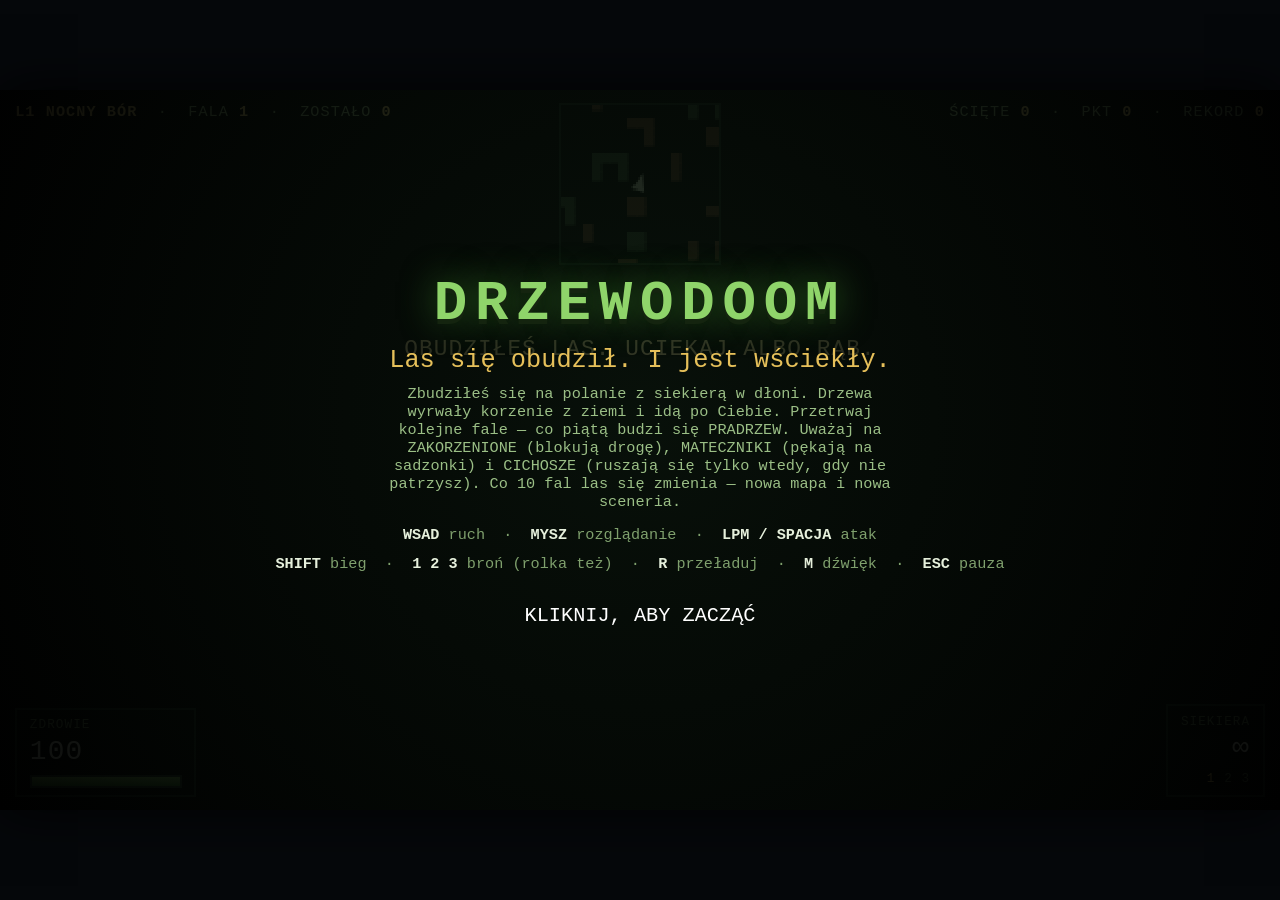
<file: doom-drzewa.bak.html>
<!doctype html>
<html lang="pl">
<head>
<meta charset="utf-8">
<meta name="viewport" content="width=device-width,initial-scale=1">
<title>DRZEWODOOM — Las Cię dopadnie</title>
<style>
  :root{ --s: 3; }
  *{ box-sizing:border-box; margin:0; padding:0; }
  html,body{ height:100%; background:#05070a; overflow:hidden;
    font-family:"Consolas","Courier New",monospace; color:#cfe3c4; }
  #app{ position:relative; margin:auto; background:#000; overflow:hidden;
        box-shadow:0 0 calc(20px*var(--s)) rgba(0,0,0,.9); }
  canvas#cv{ display:block; width:100%; height:100%; image-rendering:pixelated;
             image-rendering:crisp-edges; }
  #ui{ position:absolute; inset:0; pointer-events:none;
       font-size:calc(7px*var(--s)); line-height:1.3; letter-spacing:.06em;
       text-shadow:0 calc(1px*var(--s)) 0 #000, 0 0 calc(4px*var(--s)) rgba(0,0,0,.9); }

  #topbar{ position:absolute; top:calc(5px*var(--s)); left:calc(6px*var(--s));
           right:calc(6px*var(--s)); display:flex; justify-content:space-between;
           color:#9bbf86; font-size:calc(6px*var(--s)); }
  #topbar b{ color:#e8d27a; }

  #msg{ position:absolute; left:0; right:0; top:34%; text-align:center;
        color:#ffe9a8; font-size:calc(9px*var(--s)); opacity:0; transition:opacity .25s; }
  #msg.show{ opacity:1; }

  #bottom{ position:absolute; left:calc(6px*var(--s)); right:calc(6px*var(--s));
           bottom:calc(5px*var(--s)); display:flex; align-items:flex-end;
           justify-content:space-between; gap:calc(8px*var(--s)); }
  .blk{ background:rgba(6,12,8,.55); border:calc(1px*var(--s)) solid #1e3324;
        padding:calc(3px*var(--s)) calc(5px*var(--s)); }
  .lbl{ font-size:calc(5px*var(--s)); color:#6f8f61; }
  .big{ font-size:calc(11px*var(--s)); color:#e6f0dc; }
  .bar{ width:calc(60px*var(--s)); height:calc(5px*var(--s)); background:#132015;
        border:calc(1px*var(--s)) solid #2b4630; margin-top:calc(2px*var(--s)); }
  .bar > i{ display:block; height:100%; background:linear-gradient(#8fd46a,#3f8a35); width:100%; }
  #hpbar.low{ background:linear-gradient(#ff8a5a,#c22b2b); }
  #wepbox{ text-align:right; }
  #weplist{ font-size:calc(5px*var(--s)); color:#5d7a52; margin-top:calc(2px*var(--s)); }
  #weplist span.on{ color:#ffe07a; }

  #mini{ position:absolute; top:calc(5px*var(--s)); left:50%; transform:translateX(-50%);
         width:calc(64px*var(--s)); height:calc(64px*var(--s));
         image-rendering:pixelated; opacity:.8;
         border:calc(1px*var(--s)) solid #1e3324; background:rgba(4,9,6,.5); }

  #overlay{ position:absolute; inset:0; display:flex; flex-direction:column;
            align-items:center; justify-content:center; gap:calc(4px*var(--s));
            background:radial-gradient(circle at 50% 45%, rgba(10,20,12,.82), rgba(0,0,0,.95));
            text-align:center; padding:calc(10px*var(--s)); cursor:pointer; }
  #overlay.hidden{ display:none; }
  #overlay h1{ font-size:calc(22px*var(--s)); letter-spacing:.14em; color:#8fd46a;
               text-shadow:0 calc(2px*var(--s)) 0 #14240f, 0 0 calc(14px*var(--s)) #2f6b22; }
  #overlay h2{ font-size:calc(10px*var(--s)); color:#e6c05a; font-weight:normal; }
  #overlay p{ font-size:calc(6px*var(--s)); color:#9bbf86; max-width:calc(200px*var(--s)); }
  #overlay .keys{ font-size:calc(6px*var(--s)); color:#7fa06d; line-height:1.9; }
  #overlay .keys b{ color:#e6f0dc; }
  #overlay .go{ margin-top:calc(6px*var(--s)); font-size:calc(8px*var(--s)); color:#fff;
                animation:blink 1.1s steps(2) infinite; }
  @keyframes blink{ 50%{ opacity:.25 } }
  #stats{ font-size:calc(7px*var(--s)); color:#cfe3c4; line-height:1.8; }
</style>
</head>
<body>
<div id="app">
  <canvas id="cv" width="480" height="270"></canvas>
  <div id="ui">
    <div id="topbar">
      <div><b id="biome">NOCNY BÓR</b> &nbsp;·&nbsp; FALA <b id="wave">1</b> &nbsp;·&nbsp; ZOSTAŁO <b id="left">0</b></div>
      <div>ŚCIĘTE <b id="kills">0</b> &nbsp;·&nbsp; PKT <b id="score">0</b> &nbsp;·&nbsp; REKORD <b id="best">0</b></div>
    </div>
    <canvas id="mini" width="72" height="72"></canvas>
    <div id="msg"></div>
    <div id="bottom">
      <div class="blk">
        <div class="lbl">ZDROWIE</div>
        <div class="big" id="hpnum">100</div>
        <div class="bar"><i id="hpbar"></i></div>
      </div>
      <div class="blk" id="wepbox">
        <div class="lbl" id="wepname">SIEKIERA</div>
        <div class="big" id="ammo">∞</div>
        <div id="weplist"><span class="on">1</span> <span>2</span> <span>3</span></div>
      </div>
    </div>
  </div>
  <div id="overlay"></div>
</div>

<script>
"use strict";
/* ============================================================
   DRZEWODOOM — raycasterowy klon Dooma, w którym gonią Cię drzewa
   Jeden plik, zero zależności.
   ============================================================ */

const W = 480, H = 270;
const cv  = document.getElementById('cv');
const ctx = cv.getContext('2d', { alpha:false });
ctx.imageSmoothingEnabled = false;
const img  = ctx.createImageData(W, H);
const buf8 = new Uint8ClampedArray(img.data.buffer);
const buf  = new Uint32Array(img.data.buffer);
const zbuf = new Float32Array(W);

const mini = document.getElementById('mini');
const mctx = mini.getContext('2d');

// Mgła i jej zasięg zmieniają się wraz z biomem, a kolor mgły jest wpalany
// w poziomy przyciemnienia tekstur — dlatego przy zmianie poziomu przebudowujemy
// cały zestaw grafik (patrz rebuildArt()).
let MAXFOG = 13.5;                   // dystans całkowitego zaniku we mgle
let FOG = [10, 15, 22];              // kolor mgły

/* ---------- narzędzia ---------- */
function mulberry32(a){ return function(){ a|=0; a=a+0x6D2B79F5|0;
  let t=Math.imul(a^a>>>15,1|a); t=t+Math.imul(t^t>>>7,61|t)^t;
  return ((t^t>>>14)>>>0)/4294967296; }; }
const clamp=(v,a,b)=>v<a?a:v>b?b:v;
const lerp =(a,b,t)=>a+(b-a)*t;

/* ============================================================
   MAPA
   ============================================================ */
const RAW = [
 "################################",
 "#..............................#",
 "#..BBB......MMM.........BB.....#",
 "#..B..........M.........BB.....#",
 "#..B.......B..M................#",
 "#..........B..........MMMM.....#",
 "#....MM....B..........M..M.....#",
 "#....MM...............M..M.....#",
 "#..............BBB.............#",
 "#....B...........B......BB.....#",
 "#....B...........B......BB.....#",
 "#....B.........................#",
 "#..........MMMM.....B..........#",
 "#..........M..M.....B..........#",
 "#..BB......M..M.....B......M...#",
 "#..BB......................M...#",
 "#..........................M...#",
 "#.....MMM......BB..............#",
 "#.......M......BB.......BBB....#",
 "#.......M.................B....#",
 "#.........B...............B....#",
 "#....B....B....MM..............#",
 "#....B.........MM.....B..B.....#",
 "#....B................B..B.....#",
 "#.............BB...............#",
 "#....MMMM.....BB......MM.......#",
 "#.......M.............MM.......#",
 "#.......M......................#",
 "#..BB.......B........BBB.......#",
 "#..BB.......B..................#",
 "#..............................#",
 "################################",
];
let map = [], MW = 0, MH = 0;
const cell = (x,y)=> (x<0||y<0||x>=MW||y>=MH) ? 1 : map[y|0][x|0];

function applyMap(g){ map = g.m; MW = g.w; MH = g.h; }

// Poziom 1 to ręcznie ułożona mapa z RAW — znajomy start przed proceduralnymi.
function mapFromRAW(){
  const h = RAW.length, w = Math.max(...RAW.map(r=>r.length));
  const m = [];
  for(let y=0;y<h;y++){
    const row = new Uint8Array(w);
    for(let x=0;x<w;x++){
      const c = RAW[y][x] || '.';
      let v = 0;
      if(c==='#') v=1; else if(c==='B') v=2; else if(c==='M') v=3;
      if(x===0||y===0||x===w-1||y===h-1) v=1;   // zawsze domknięta granica
      row[x]=v;
    }
    m.push(row);
  }
  return { m, w, h };
}

/* ---------- generator map ---------- */
// Rozrzuca kępy w duchu ręcznej mapy: bloki, żywopłoty, puste w środku
// kwadraty i pojedyncze drzewa. Gęstość rośnie z poziomem.
function genMap(seed, level){
  const rnd = mulberry32(seed);
  const w = 32 + (rnd()*7|0), h = 32 + (rnd()*7|0);
  const m = [];
  for(let y=0;y<h;y++) m.push(new Uint8Array(w));
  for(let x=0;x<w;x++){ m[0][x]=1; m[h-1][x]=1; }
  for(let y=0;y<h;y++){ m[y][0]=1; m[y][w-1]=1; }
  const set=(x,y,v)=>{ if(x>0&&y>0&&x<w-1&&y<h-1) m[y][x]=v; };

  const density = Math.min(0.115, 0.060 + (level-1)*0.006);
  const clumps  = Math.round(w*h*density/3);
  for(let i=0;i<clumps;i++){
    const x = 1+(rnd()*(w-2)|0), y = 1+(rnd()*(h-2)|0);
    const mat = rnd()<0.55 ? 2 : (rnd()<0.55 ? 1 : 3);
    const shape = rnd();
    if(shape<0.28){                       // zwarty blok
      const bw=1+(rnd()*3|0), bh=1+(rnd()*3|0);
      for(let a=0;a<bw;a++) for(let b=0;b<bh;b++) set(x+a,y+b,mat);
    } else if(shape<0.55){                // żywopłot
      const len=2+(rnd()*5|0), hor=rnd()<0.5;
      for(let a=0;a<len;a++) set(x+(hor?a:0), y+(hor?0:a), mat);
    } else if(shape<0.78){                // pusty w środku kwadrat — jak MMMM w oryginale
      const s=3+(rnd()*2|0);
      for(let a=0;a<s;a++){ set(x+a,y,mat); set(x+a,y+s-1,mat); set(x,y+a,mat); set(x+s-1,y+a,mat); }
    } else {                              // kępa
      set(x,y,mat);
      if(rnd()<0.5) set(x+1,y,mat);
      if(rnd()<0.5) set(x,y+1,mat);
      if(rnd()<0.25) set(x+1,y+1,mat);
    }
  }
  return { m, w, h };
}

// Zamurowuje wszystkie obszary poza największym spójnym — inaczej wrogowie
// zespawnowani w odciętej kieszeni nigdy nie dojdą i fala nigdy się nie skończy.
// Sąsiedztwo 4-kierunkowe, bo tryMove przesuwa się osobno po osiach:
// przejście „po skosie" nie istnieje.
function largestRegion(m,w,h){
  const seen = new Uint8Array(w*h);
  const regions = [];
  let bestSize = 0, best = null;
  const stack = [];
  for(let y=1;y<h-1;y++) for(let x=1;x<w-1;x++){
    if(m[y][x]!==0 || seen[y*w+x]) continue;
    stack.length=0; stack.push(x,y); seen[y*w+x]=1;
    const reg=[];
    while(stack.length){
      const cy=stack.pop(), cx=stack.pop();
      reg.push(cy*w+cx);
      if(cx>1     && m[cy][cx-1]===0 && !seen[cy*w+cx-1]){ seen[cy*w+cx-1]=1; stack.push(cx-1,cy); }
      if(cx<w-2   && m[cy][cx+1]===0 && !seen[cy*w+cx+1]){ seen[cy*w+cx+1]=1; stack.push(cx+1,cy); }
      if(cy>1     && m[cy-1][cx]===0 && !seen[(cy-1)*w+cx]){ seen[(cy-1)*w+cx]=1; stack.push(cx,cy-1); }
      if(cy<h-2   && m[cy+1][cx]===0 && !seen[(cy+1)*w+cx]){ seen[(cy+1)*w+cx]=1; stack.push(cx,cy+1); }
    }
    regions.push(reg);
    if(reg.length>bestSize){ bestSize=reg.length; best=reg; }
  }
  for(const reg of regions){
    if(reg===best) continue;
    for(const idx of reg) m[(idx/w)|0][idx%w] = 1;
  }
  return bestSize;
}

// Powtarza losowanie, aż mapa jest dość otwarta i ma choć jedną polanę 3x3
// (findOpenSpot potrzebuje jej na punkt startowy gracza).
function buildMap(seed, level){
  for(let attempt=0; attempt<60; attempt++){
    const g = genMap(seed + attempt*7919, level);
    const open = largestRegion(g.m, g.w, g.h);
    if(open < g.w*g.h*0.42) continue;
    let has3=false;
    for(let y=2;y<g.h-2 && !has3;y++){
      for(let x=2;x<g.w-2;x++){
        let ok=true;
        for(let oy=-1;oy<=1 && ok;oy++) for(let ox=-1;ox<=1;ox++)
          if(g.m[y+oy][x+ox]!==0){ ok=false; break; }
        if(ok){ has3=true; break; }
      }
    }
    if(has3) return g;
  }
  return mapFromRAW();          // awaryjnie: znana, na pewno grywalna mapa
}

/* ============================================================
   TEKSTURY (proceduralne, z 32 poziomami przyciemnienia)
   ============================================================ */
function makeCanvas(w,h){ const c=document.createElement('canvas'); c.width=w; c.height=h; return c; }
function grab(c){
  const g=c.getContext('2d');
  const d=g.getImageData(0,0,c.width,c.height);
  return { w:c.width, h:c.height, data:new Uint32Array(d.data.buffer) };
}
function shadeLevels(tex, n){
  const lv=[];
  for(let l=0;l<n;l++){
    const f = 1 - l/(n-1);
    const out = new Uint32Array(tex.data.length);
    for(let i=0;i<tex.data.length;i++){
      const c = tex.data[i];
      const a = (c>>>24)&255;
      if(a<128){ out[i]=0; continue; }
      const r = c&255, g=(c>>>8)&255, b=(c>>>16)&255;
      const nr = (r*f + FOG[0]*(1-f))|0;
      const ng = (g*f + FOG[1]*(1-f))|0;
      const nb = (b*f + FOG[2]*(1-f))|0;
      out[i] = (255<<24)|(nb<<16)|(ng<<8)|nr;
    }
    lv.push(out);
  }
  tex.lv = lv; tex.n = n;
  return tex;
}

/* ---------- biomy ----------
   Każdy poziom (10 fal) to inny biom: inna mgła, inne tekstury ścian i
   podłoża, inne niebo i inny odcień samych drzew. */
const BIOMES = [
  { name:'NOCNY BÓR', fog:[10,15,22], maxfog:13.5,
    stone:'#3a3d42', stoneRGB:[70,74,80],
    bark:'#4a3524', barkDark:[30,20,12], barkLite:[120,92,60], knot:['#2b1d12','#5c452e'],
    moss:[40,90,30], mossVar:[40,70,40], vine:'rgba(50,110,45,.6)',
    grass:'#1d2c17', grassA:[28,52,22], grassAVar:[22,40,18],
    grassB:[12,24,10], grassBVar:[14,20,10], litter:[70,55,30], sparkle:'rgba(190,190,120,.35)',
    treeTint:null, mini:['#4a4f56','#6a4b30','#3d5c3a'],
    sky:{ stops:['#04060d','#0b1522','#16242a','#0a1210'], stars:700, moon:true,
          cloud:'40,55,70', treeline:['#0a140e','#08110c','#050c08'] } },

  { name:'TRZĘSAWISKO', fog:[12,22,17], maxfog:10.5,
    stone:'#2c3a31', stoneRGB:[56,74,62],
    bark:'#3b3526', barkDark:[18,22,14], barkLite:[92,100,62], knot:['#1d2216','#4a5230'],
    moss:[45,105,45], mossVar:[45,80,40], vine:'rgba(70,130,60,.75)',
    grass:'#1a2418', grassA:[34,54,28], grassAVar:[24,36,16],
    grassB:[26,30,16], grassBVar:[18,18,10], litter:[60,58,32], sparkle:'rgba(150,200,150,.30)',
    treeTint:'rgba(24,60,42,.22)', mini:['#3c4a41','#5a5230','#3f6444'],
    sky:{ stops:['#070d0b','#0d1a14','#16261c','#0b1410'], stars:120, moon:false,
          cloud:'50,80,62', treeline:['#0b1610','#08120c','#050d08'] } },

  { name:'ZGLISZCZA', fog:[30,18,13], maxfog:15.5,
    stone:'#3b3532', stoneRGB:[74,66,60],
    bark:'#2e241f', barkDark:[14,10,8], barkLite:[96,66,44], knot:['#140e0a','#4a3020'],
    moss:[90,50,25], mossVar:[70,40,20], vine:'rgba(120,60,30,.5)',
    grass:'#241d19', grassA:[52,42,34], grassAVar:[30,24,18],
    grassB:[26,20,17], grassBVar:[18,14,10], litter:[90,50,28], sparkle:'rgba(255,140,60,.45)',
    treeTint:'rgba(40,20,12,.42)', mini:['#544a44','#4a3a30','#6a4a30'],
    sky:{ stops:['#120806','#24100a','#3a1a0e','#180b07'], stars:90, moon:false,
          cloud:'90,50,36', treeline:['#1a0e09','#140a07','#0d0705'] } },

  { name:'SZRON', fog:[34,42,52], maxfog:9.5,
    stone:'#4a5460', stoneRGB:[96,110,126],
    bark:'#4e4a46', barkDark:[30,32,36], barkLite:[150,160,175], knot:['#2a2c30','#6a7078'],
    moss:[150,175,195], mossVar:[50,50,50], vine:'rgba(180,200,220,.5)',
    grass:'#8e9aa8', grassA:[170,182,196], grassAVar:[40,40,40],
    grassB:[120,134,150], grassBVar:[30,30,34], litter:[90,96,104], sparkle:'rgba(235,245,255,.7)',
    treeTint:'rgba(150,178,205,.26)', mini:['#5e6a78','#5a5450','#7a8894'],
    sky:{ stops:['#070b14','#101a2a','#1e2c40','#141c26'], stars:900, moon:true,
          cloud:'70,90,120', treeline:['#141c26','#101720','#0b1017'] } },

  { name:'GRZYBNIA', fog:[26,13,32], maxfog:11.5,
    stone:'#3a2c44', stoneRGB:[74,56,88],
    bark:'#42283e', barkDark:[20,10,20], barkLite:[118,70,110], knot:['#1c0e1c','#5a3452'],
    moss:[140,60,150], mossVar:[60,40,60], vine:'rgba(150,70,160,.6)',
    grass:'#221630', grassA:[58,34,70], grassAVar:[30,20,36],
    grassB:[30,18,38], grassBVar:[18,12,22], litter:[110,60,120], sparkle:'rgba(220,140,255,.55)',
    treeTint:'rgba(92,40,112,.30)', mini:['#4e3c5a','#523046','#6a4070'],
    sky:{ stops:['#0a0512','#170a24','#261038','#120a1c'], stars:1100, moon:false,
          cloud:'70,40,90', treeline:['#140a1c','#0f0715','#0a050e'] } },
];

function texBark(B){
  const c=makeCanvas(64,64), g=c.getContext('2d'), r=mulberry32(7);
  g.fillStyle=B.bark; g.fillRect(0,0,64,64);
  for(let i=0;i<70;i++){
    const x=r()*64, w=1+r()*3, h=8+r()*56, y=r()*64;
    g.fillStyle = r()<.5 ? `rgba(${B.barkDark[0]},${B.barkDark[1]},${B.barkDark[2]},${.3+r()*.5})`
                         : `rgba(${B.barkLite[0]},${B.barkLite[1]},${B.barkLite[2]},${.15+r()*.3})`;
    g.fillRect(x,y,w,h);
  }
  for(let i=0;i<5;i++){                   // sęki
    const x=6+r()*52,y=6+r()*52,rr=3+r()*4;
    g.fillStyle=B.knot[0]; g.beginPath(); g.ellipse(x,y,rr,rr*.7,0,0,7); g.fill();
    g.fillStyle=B.knot[1]; g.beginPath(); g.ellipse(x,y,rr*.5,rr*.35,0,0,7); g.fill();
  }
  g.fillStyle='rgba(0,0,0,.35)'; g.fillRect(0,0,64,2); g.fillRect(0,62,64,2);
  return grab(c);
}
function texStone(moss,B){
  const c=makeCanvas(64,64), g=c.getContext('2d'), r=mulberry32(moss?31:13);
  g.fillStyle=B.stone; g.fillRect(0,0,64,64);
  for(let row=0;row<4;row++){
    const off = (row%2)*8;
    for(let col=-1;col<5;col++){
      const x=col*16+off+1, y=row*16+1, w=14, h=14;
      const t=.6+r()*.4;
      g.fillStyle=`rgb(${(B.stoneRGB[0]*t)|0},${(B.stoneRGB[1]*t)|0},${(B.stoneRGB[2]*t)|0})`;
      g.fillRect(x,y,w,h);
      g.fillStyle='rgba(255,255,255,.06)'; g.fillRect(x,y,w,2);
      g.fillStyle='rgba(0,0,0,.28)'; g.fillRect(x,y+h-2,w,2);
    }
  }
  for(let i=0;i<200;i++){ g.fillStyle=`rgba(0,0,0,${r()*.25})`; g.fillRect(r()*64,r()*64,1,1); }
  if(moss){
    for(let i=0;i<90;i++){
      const x=r()*64,y=r()*64,rr=1+r()*5;
      g.fillStyle=`rgba(${B.moss[0]+r()*B.mossVar[0]|0},${B.moss[1]+r()*B.mossVar[1]|0},${B.moss[2]+r()*B.mossVar[2]|0},${.25+r()*.5})`;
      g.beginPath(); g.ellipse(x,y,rr,rr*.7,0,0,7); g.fill();
    }
    for(let i=0;i<14;i++){                // zwisające pnącza
      const x=r()*64; g.strokeStyle=B.vine; g.lineWidth=1;
      g.beginPath(); g.moveTo(x,0); g.quadraticCurveTo(x+(r()*8-4),20,x+(r()*10-5),18+r()*30); g.stroke();
    }
  }
  return grab(c);
}
function texGrass(B){
  const c=makeCanvas(64,64), g=c.getContext('2d'), r=mulberry32(99);
  g.fillStyle=B.grass; g.fillRect(0,0,64,64);
  for(let i=0;i<900;i++){
    const x=r()*64,y=r()*64;
    g.fillStyle = r()<.55
      ? `rgba(${B.grassA[0]+r()*B.grassAVar[0]|0},${B.grassA[1]+r()*B.grassAVar[1]|0},${B.grassA[2]+r()*B.grassAVar[2]|0},.9)`
      : `rgba(${B.grassB[0]+r()*B.grassBVar[0]|0},${B.grassB[1]+r()*B.grassBVar[1]|0},${B.grassB[2]+r()*B.grassBVar[2]|0},.9)`;
    g.fillRect(x,y,1,1+ (r()<.3?1:0));
  }
  for(let i=0;i<40;i++){                  // gałązki i liście
    const x=r()*64,y=r()*64;
    g.fillStyle=`rgba(${B.litter[0]+r()*30|0},${B.litter[1]+r()*20|0},${B.litter[2]+r()*15|0},.7)`;
    g.fillRect(x,y,2+r()*3,1);
  }
  for(let i=0;i<10;i++){
    const x=r()*64,y=r()*64;
    g.fillStyle=B.sparkle; g.fillRect(x,y,1,1);
  }
  return grab(c);
}
let TEX = null, GRASS = null;

/* ---------- niebo ---------- */
const SKY_W=1024, SKY_H=405, SKY_HZ=270;   // horyzont tekstury w wierszu 270
let sky = null;
function makeSky(B){
  const S=B.sky;
  const c=makeCanvas(SKY_W,SKY_H), g=c.getContext('2d'), r=mulberry32(2024);
  const grd=g.createLinearGradient(0,0,0,SKY_H);
  grd.addColorStop(0,S.stops[0]); grd.addColorStop(.55,S.stops[1]);
  grd.addColorStop(.78,S.stops[2]); grd.addColorStop(1,S.stops[3]);
  g.fillStyle=grd; g.fillRect(0,0,SKY_W,SKY_H);
  for(let i=0;i<S.stars;i++){               // gwiazdy
    const x=r()*SKY_W, y=r()*250, a=r()*.9;
    g.fillStyle=`rgba(200,220,255,${a})`; g.fillRect(x,y,1,1);
    if(r()<.05){ g.fillStyle=`rgba(200,220,255,${a*.4})`; g.fillRect(x-1,y,3,1); g.fillRect(x,y-1,1,3); }
  }
  if(S.moon){                               // księżyc + poświata
    const halo=g.createRadialGradient(300,110,4,300,110,90);
    halo.addColorStop(0,'rgba(190,215,255,.30)'); halo.addColorStop(.35,'rgba(140,170,220,.10)');
    halo.addColorStop(1,'rgba(120,150,200,0)');
    g.fillStyle=halo; g.beginPath(); g.arc(300,110,90,0,7); g.fill();
    const face=g.createRadialGradient(292,102,2,300,110,17);
    face.addColorStop(0,'#f2f6ff'); face.addColorStop(.7,'#cdd8ea'); face.addColorStop(1,'#9fb0c8');
    g.fillStyle=face; g.beginPath(); g.arc(300,110,16,0,7); g.fill();
    g.fillStyle='rgba(140,155,180,.45)';
    g.beginPath(); g.arc(295,105,3.4,0,7); g.fill();
    g.beginPath(); g.arc(305,116,2.4,0,7); g.fill();
    g.beginPath(); g.arc(303,102,1.6,0,7); g.fill();
    g.beginPath(); g.arc(293,116,1.9,0,7); g.fill();
  }
  // chmury
  for(let i=0;i<26;i++){
    const x=r()*SKY_W,y=60+r()*160,w=60+r()*140,h=8+r()*16;
    g.fillStyle=`rgba(${S.cloud},${.12+r()*.2})`;
    g.beginPath(); g.ellipse(x,y,w,h,0,0,7); g.fill();
  }
  // odległa linia lasu
  for(let pass=0;pass<3;pass++){
    const base = 258 + pass*6, col=S.treeline[pass];
    g.fillStyle=col;
    let x=0;
    while(x<SKY_W){
      const w=6+r()*16, h=14+r()*46*(1-pass*.25);
      g.beginPath();
      g.moveTo(x,base); g.lineTo(x+w/2,base-h); g.lineTo(x+w,base); g.closePath(); g.fill();
      x += w*0.62;
    }
    g.fillRect(0,base,SKY_W,SKY_H-base);
  }
  return grab(c);
}

/* ============================================================
   SPRITE'Y (rysowane w 2D, potem cięte na piksele)
   ============================================================ */
const SPR_LV = 16;
function makeSprite(w,h,draw,tint){
  const c=makeCanvas(w,h); const g=c.getContext('2d');
  g.clearRect(0,0,w,h); draw(g,w,h);
  if(tint){                       // odcień biomu — tylko na narysowanych pikselach
    g.globalCompositeOperation='source-atop';
    g.fillStyle=tint; g.fillRect(0,0,w,h);
    g.globalCompositeOperation='source-over';
  }
  return shadeLevels(grab(c), SPR_LV);
}
function jag(g,cx,cy,rr,n,rand,col){
  g.fillStyle=col; g.beginPath();
  for(let i=0;i<n;i++){
    const a=i/n*Math.PI*2, k=rr*(0.72+rand()*0.55);
    const x=cx+Math.cos(a)*k, y=cy+Math.sin(a)*k*0.85;
    i?g.lineTo(x,y):g.moveTo(x,y);
  }
  g.closePath(); g.fill();
}

/* Rysunek jednego wrogiego drzewa.
   kind: 0 sadzonka, 1 dąb, 2 świerk, 3 prastare, 4 zakorzeniony, 5 matecznik, 6 cichosz */
function drawTree(g,w,h,kind,frame,seed){
  const r=mulberry32(seed+frame*17);
  const t = frame/4*Math.PI*2;
  const sway = Math.sin(t)*w*0.045;
  const step = Math.sin(t)*h*0.03;
  const pal = [
    { bark:'#6a4b30', bark2:'#3c2a1a', leaf:['#6fbf4a','#4f9c33','#8ad35e'], eye:'#ffe14a' },
    { bark:'#5a3f28', bark2:'#2e2013', leaf:['#3f7a2c','#2c5c1f','#55993a'], eye:'#ff6a2a' },
    { bark:'#4a3524', bark2:'#241a10', leaf:['#1f5638','#154029','#2c7048'], eye:'#63e3ff' },
    { bark:'#3a2a1e', bark2:'#181009', leaf:['#5b3f6e','#3d2a4c','#7a5690'], eye:'#ff2f2f' },
    { bark:'#4c4a42', bark2:'#22201b', leaf:['#4a5a30','#333f20','#5f7040'], eye:'#ffab2e' },
    { bark:'#6b4a44', bark2:'#33201e', leaf:['#b06a8e','#7d4562','#c98aa8'], eye:'#8cff6a' },
    { bark:'#c6c2b0', bark2:'#6e6a5c', leaf:['#8f9c86','#6d7a66','#aab6a0'], eye:'#ffffff' },
  ][kind];

  const cx=w/2, ground=h-1;
  const trunkW = [0.16,0.30,0.20,0.42,0.50,0.28,0.18][kind]*w;
  const trunkTop = h*[0.52,0.46,0.40,0.30,0.44,0.48,0.34][kind];

  // korzenie-nogi
  g.fillStyle=pal.bark2;
  for(let s=-1;s<=1;s+=2){
    const lx = cx + s*trunkW*0.42 + (s>0?step:-step);
    g.beginPath();
    g.moveTo(lx - trunkW*0.22, ground - h*0.22);
    g.lineTo(lx + trunkW*0.22, ground - h*0.22);
    g.lineTo(lx + trunkW*0.34 + s*3, ground);
    g.lineTo(lx - trunkW*0.34 + s*3, ground);
    g.closePath(); g.fill();
  }
  // pień
  g.fillStyle=pal.bark;
  g.beginPath();
  g.moveTo(cx-trunkW/2, ground-h*0.16);
  g.lineTo(cx+trunkW/2, ground-h*0.16);
  g.lineTo(cx+trunkW*0.36+sway, trunkTop);
  g.lineTo(cx-trunkW*0.36+sway, trunkTop);
  g.closePath(); g.fill();
  g.fillStyle=pal.bark2;
  for(let i=0;i<10;i++){
    const y=trunkTop+r()*(ground-trunkTop-4);
    g.fillRect(cx-trunkW*0.4+r()*trunkW*0.8, y, 1, 3+r()*8);
  }

  // cechy szczególne nowych gatunków
  if(kind===4){                       // zakorzeniony — grube korzenie wpite w ziemię
    g.strokeStyle=pal.bark2; g.lineCap='round';
    for(let i=0;i<7;i++){
      const s=(i/6-0.5)*2;
      g.lineWidth=Math.max(2, trunkW*0.16);
      g.beginPath();
      g.moveTo(cx+s*trunkW*0.28, ground-h*0.20);
      g.quadraticCurveTo(cx+s*trunkW*0.9, ground-h*0.06, cx+s*w*0.46, ground-1);
      g.stroke();
    }
    g.fillStyle='rgba(90,70,40,.45)';
    g.beginPath(); g.ellipse(cx, ground-2, w*0.46, h*0.045, 0,0,7); g.fill();
  } else if(kind===5){                // matecznik — torebki z zarodnikami na pniu
    for(let i=0;i<6;i++){
      const y=trunkTop+r()*(ground-trunkTop-8), x=cx-trunkW*0.5+r()*trunkW;
      const rr2=2+r()*3;
      g.fillStyle='#c98aa8'; g.beginPath(); g.ellipse(x,y,rr2,rr2*1.3,0,0,7); g.fill();
      g.fillStyle='rgba(255,220,235,.6)'; g.beginPath(); g.ellipse(x-rr2*0.3,y-rr2*0.4,rr2*0.35,rr2*0.4,0,0,7); g.fill();
    }
  } else if(kind===6){                // cichosz — brzozowe pręgi
    g.fillStyle='#2f2c26';
    for(let i=0;i<12;i++){
      const y=trunkTop+r()*(ground-trunkTop-3);
      const ww=trunkW*(0.25+r()*0.5);
      g.fillRect(cx-trunkW*0.45+r()*(trunkW*0.9-ww), y, ww, 1+r()*2);
    }
  }

  // konary-ramiona
  g.strokeStyle=pal.bark; g.lineCap='round';
  for(let s=-1;s<=1;s+=2){
    const armY = h*[0.60,0.56,0.52,0.44,0.58,0.58,0.46][kind];
    const reach = w*0.42*(1+Math.sin(t+ (s>0?0:2))*0.12);
    g.lineWidth = Math.max(2, trunkW*0.22);
    g.beginPath();
    g.moveTo(cx + s*trunkW*0.3, armY);
    g.quadraticCurveTo(cx + s*reach*0.8, armY - h*0.06, cx + s*reach, armY + h*0.07);
    g.stroke();
    g.lineWidth = Math.max(1, trunkW*0.11);
    for(let f=0;f<3;f++){
      g.beginPath();
      g.moveTo(cx + s*reach, armY + h*0.07);
      g.lineTo(cx + s*(reach + 4 + f*2), armY + h*(0.12 + f*0.035));
      g.stroke();
    }
  }

  // korona
  if(kind===2){                       // świerk — warstwy
    for(let i=0;i<4;i++){
      const yy = trunkTop - h*0.02 + i*h*0.12;
      const ww = w*(0.18 + i*0.11);
      g.fillStyle = pal.leaf[i%3];
      g.beginPath();
      g.moveTo(cx+sway, yy - h*0.16);
      g.lineTo(cx+sway+ww, yy);
      g.lineTo(cx+sway-ww, yy);
      g.closePath(); g.fill();
    }
  } else {
    const rr = w*[0.24,0.40,0.30,0.46,0.34,0.38,0.26][kind];
    const cy = trunkTop - rr*0.35;
    for(let i=0;i<7;i++){
      const a=i/7*Math.PI*2;
      jag(g, cx+sway+Math.cos(a)*rr*0.55, cy+Math.sin(a)*rr*0.38, rr*0.62, 9, r, pal.leaf[i%3]);
    }
    jag(g, cx+sway, cy, rr*0.9, 11, r, pal.leaf[1]);
    g.globalAlpha=.5;
    jag(g, cx+sway-rr*0.3, cy-rr*0.3, rr*0.5, 9, r, pal.leaf[2]);
    g.globalAlpha=1;
  }

  // twarz w korze
  const fy = h*[0.68,0.66,0.62,0.56,0.66,0.68,0.58][kind];
  const ew = Math.max(2, trunkW*0.20), eg = trunkW*0.24;
  g.fillStyle='#0a0603';
  g.beginPath(); g.ellipse(cx-eg, fy, ew*1.3, ew, 0,0,7); g.fill();
  g.beginPath(); g.ellipse(cx+eg, fy, ew*1.3, ew, 0,0,7); g.fill();
  g.fillStyle=pal.eye;
  g.beginPath(); g.ellipse(cx-eg, fy, ew*0.7, ew*0.55,0,0,7); g.fill();
  g.beginPath(); g.ellipse(cx+eg, fy, ew*0.7, ew*0.55,0,0,7); g.fill();
  g.fillStyle='#0a0603';
  const mw=trunkW*0.5, my=fy+ew*2.2, mh=ew*(1.2+Math.abs(Math.sin(t))*0.9);
  g.beginPath(); g.moveTo(cx-mw/2,my);
  for(let i=0;i<=4;i++) g.lineTo(cx-mw/2+mw*i/4, my + (i%2?mh:mh*0.3));
  g.lineTo(cx+mw/2,my); g.closePath(); g.fill();
  g.fillStyle='#e9e2cf';
  for(let i=0;i<4;i++){
    const x=cx-mw/2+mw*(i+0.5)/4;
    g.beginPath(); g.moveTo(x-1.2,my); g.lineTo(x+1.2,my); g.lineTo(x, my+mh*0.55); g.closePath(); g.fill();
  }
}

function drawStump(g,w,h){
  const r=mulberry32(5);
  g.fillStyle='#3c2a1a';
  g.beginPath(); g.moveTo(w*0.3,h); g.lineTo(w*0.7,h); g.lineTo(w*0.66,h*0.55); g.lineTo(w*0.34,h*0.55); g.closePath(); g.fill();
  g.fillStyle='#7a5a3a'; g.beginPath(); g.ellipse(w/2,h*0.55,w*0.17,h*0.06,0,0,7); g.fill();
  g.strokeStyle='#4a3524'; g.lineWidth=1;
  for(let i=1;i<4;i++){ g.beginPath(); g.ellipse(w/2,h*0.55,w*0.17*i/4,h*0.06*i/4,0,0,7); g.stroke(); }
  for(let i=0;i<6;i++){ g.fillStyle='rgba(0,0,0,.3)'; g.fillRect(w*0.32+r()*w*0.36, h*0.6+r()*h*0.35,1,3+r()*5); }
}
function drawPickup(g,w,h,kind){
  if(kind===0){                                  // liść zdrowia
    g.fillStyle='#7fe06a';
    g.beginPath(); g.moveTo(w/2,h*0.15);
    g.quadraticCurveTo(w*0.95,h*0.45,w/2,h*0.92);
    g.quadraticCurveTo(w*0.05,h*0.45,w/2,h*0.15); g.fill();
    g.strokeStyle='#2f6b22'; g.lineWidth=1;
    g.beginPath(); g.moveTo(w/2,h*0.2); g.lineTo(w/2,h*0.88); g.stroke();
    g.fillStyle='rgba(255,255,255,.35)'; g.beginPath(); g.ellipse(w*0.4,h*0.4,w*0.08,h*0.14,-0.5,0,7); g.fill();
  } else if(kind===1){                           // pudełko naboi śrutowych
    g.fillStyle='#8a2f2f'; g.fillRect(w*0.2,h*0.4,w*0.6,h*0.45);
    g.fillStyle='#c9a24a'; g.fillRect(w*0.2,h*0.72,w*0.6,h*0.13);
    g.fillStyle='#e0d6bb'; g.font=`${Math.floor(h*0.28)}px monospace`; g.textAlign='center';
    g.fillText('S', w*0.5, h*0.68);
  } else {                                       // skrzynka amunicji
    g.fillStyle='#3f5a2e'; g.fillRect(w*0.15,h*0.42,w*0.7,h*0.44);
    g.fillStyle='#2a3d1f'; g.fillRect(w*0.15,h*0.42,w*0.7,h*0.09);
    g.fillStyle='#c9c14a';
    for(let i=0;i<4;i++) g.fillRect(w*(0.22+i*0.16), h*0.56, w*0.09, h*0.22);
  }
}

// generowanie zestawów klatek
const TREE_FRAMES = 4;
const TREES = [];
let STUMP=null, PICKUP=null, CONE=null;

function buildSprites(B){
  const tint = B.treeTint;
  TREES.length = 0;
  for(let k=0;k<7;k++){
    const w=[44,64,52,84,76,58,40][k], h=[64,96,104,140,92,88,110][k];
    const fr=[];
    for(let f=0;f<TREE_FRAMES;f++) fr.push(makeSprite(w,h,(g,W2,H2)=>drawTree(g,W2,H2,k,f,k*101+7), tint));
    TREES.push(fr);
  }
  STUMP  = makeSprite(48,32,drawStump,tint);
  // znajdźki celowo BEZ odcienia — muszą pozostać czytelne w każdym biomie
  PICKUP = [0,1,2].map(k=>makeSprite(28,28,(g,w,h)=>drawPickup(g,w,h,k)));
  CONE = makeSprite(16,20,(g,w,h)=>{
    g.fillStyle='#5a3a1e'; g.beginPath(); g.ellipse(w/2,h/2,w*0.3,h*0.42,0,0,7); g.fill();
    g.fillStyle='#3a2410';
    for(let i=0;i<5;i++) g.fillRect(w*0.2, h*(0.18+i*0.15), w*0.6, 1.5);
    g.fillStyle='rgba(255,180,80,.5)'; g.beginPath(); g.ellipse(w*0.4,h*0.35,w*0.12,h*0.1,0,0,7); g.fill();
  }, tint);
}

// Kolor mgły jest wpalony w poziomy przyciemnienia, więc zmiana biomu
// wymaga wygenerowania całej grafiki od nowa.
function rebuildArt(B){
  TEX   = [ null, shadeLevels(texStone(false,B),32), shadeLevels(texBark(B),32),
            shadeLevels(texStone(true,B),32) ];
  GRASS = shadeLevels(texGrass(B),32);
  sky   = makeSky(B);
  buildSprites(B);
  vign  = null;
}

/* ============================================================
   DŹWIĘK
   ============================================================ */
let AC=null, master=null, muted=false, windGain=null;
function audioInit(){
  if(AC) return;
  AC = new (window.AudioContext||window.webkitAudioContext)();
  master = AC.createGain(); master.gain.value=0.5; master.connect(AC.destination);
  // wiatr w tle
  const b = AC.createBufferSource(); b.buffer = noiseBuf(); b.loop=true;
  const f = AC.createBiquadFilter(); f.type='lowpass'; f.frequency.value=420; f.Q.value=0.6;
  windGain = AC.createGain(); windGain.gain.value=0.09;
  b.connect(f); f.connect(windGain); windGain.connect(master); b.start();
  const lfo=AC.createOscillator(), lg=AC.createGain();
  lfo.frequency.value=0.13; lg.gain.value=0.05; lfo.connect(lg); lg.connect(windGain.gain); lfo.start();
}
let _nb=null;
function noiseBuf(){
  if(_nb) return _nb;
  const len=AC.sampleRate*3, b=AC.createBuffer(1,len,AC.sampleRate), d=b.getChannelData(0);
  for(let i=0;i<len;i++) d[i]=Math.random()*2-1;
  _nb=b; return b;
}
function env(node, vol, atk, dec){
  const g=AC.createGain(); const t=AC.currentTime;
  g.gain.setValueAtTime(0.0001,t);
  g.gain.exponentialRampToValueAtTime(vol,t+atk);
  g.gain.exponentialRampToValueAtTime(0.0001,t+atk+dec);
  node.connect(g); g.connect(master); return g;
}
function sNoise(vol,atk,dec,type,f0,f1,q){
  if(!AC||muted) return;
  const s=AC.createBufferSource(); s.buffer=noiseBuf();
  const bf=AC.createBiquadFilter(); bf.type=type||'lowpass'; bf.Q.value=q||1;
  const t=AC.currentTime;
  bf.frequency.setValueAtTime(f0,t); bf.frequency.exponentialRampToValueAtTime(Math.max(40,f1),t+atk+dec);
  s.connect(bf); env(bf,vol,atk,dec); s.start(t, Math.random()*2); s.stop(t+atk+dec+0.05);
}
// `delay` planuje dźwięk w zegarze WebAudio zamiast setTimeout — nie rozjeżdża
// się z pauzą i nie zostawia wiszących timerów po restarcie gry
function sTone(vol,atk,dec,wave,f0,f1,delay){
  if(!AC||muted) return;
  const o=AC.createOscillator(); o.type=wave;
  const t=AC.currentTime+(delay||0);
  o.frequency.setValueAtTime(f0,t); o.frequency.exponentialRampToValueAtTime(Math.max(20,f1),t+atk+dec);
  envAt(o,vol,atk,dec,t); o.start(t); o.stop(t+atk+dec+0.05);
}
function envAt(node, vol, atk, dec, t){
  const g=AC.createGain();
  g.gain.setValueAtTime(0.0001,t);
  g.gain.exponentialRampToValueAtTime(vol,t+atk);
  g.gain.exponentialRampToValueAtTime(0.0001,t+atk+dec);
  node.connect(g); g.connect(master); return g;
}
const SFX = {
  shotgun(){ sNoise(.55,.005,.35,'lowpass',3800,180,1); sTone(.4,.005,.25,'square',150,40); },
  chain(){   sNoise(.22,.002,.07,'bandpass',1800,900,4); sTone(.12,.002,.05,'square',220,90); },
  axe(){     sNoise(.18,.03,.16,'bandpass',900,3200,2); },
  chop(){    sNoise(.35,.004,.18,'lowpass',900,120,1); sTone(.2,.004,.12,'triangle',90,45); },
  hit(){     sNoise(.16,.003,.07,'highpass',1200,2600,1); },
  groan(){   sTone(.14,.15,1.1,'sawtooth',85,42); sNoise(.07,.2,.9,'lowpass',300,120,1); },
  hurt(){    sTone(.3,.01,.35,'sawtooth',320,90); sNoise(.2,.01,.2,'bandpass',700,220,1); },
  die(){     sTone(.3,.02,1.4,'sawtooth',180,35); sNoise(.25,.05,1.2,'lowpass',700,90,1); },
  fall(){    sNoise(.3,.05,.7,'lowpass',1600,150,1); sTone(.15,.1,.6,'triangle',120,50); },
  pick(){    sTone(.22,.01,.1,'square',660,660); sTone(.22,.01,.14,'square',990,990,0.07); },
  empty(){   sTone(.12,.002,.05,'square',180,120); },
  wave(){    sTone(.2,.02,.5,'sawtooth',110,220); sTone(.2,.02,.8,'sawtooth',165,330,0.18); },
  swap(){    sTone(.12,.005,.06,'square',400,700); },
  reload(){  sTone(.16,.004,.06,'square',300,180); sTone(.18,.004,.08,'square',520,260,0.09); },
  root(){    sNoise(.28,.06,.5,'lowpass',700,90,1); sTone(.18,.05,.45,'triangle',70,38); },
};

/* ============================================================
   STAN GRY
   ============================================================ */
const WEAPONS = [
  // siekiera: zamach w łuku trafia WSZYSTKIE drzewa w stożku, x2 do sadzonek,
  // odrzuca je i daje krótką nietykalność — narzędzie na tłum przy pustym magazynku
  { name:'SIEKIERA',  ammo:-1, cd:0.42, dmg:52, melee:true, range:2.1,
    arc:0.62, swing:0.11, knock:0.9, iframe:0.34 },
  // dubeltówka: dwie lufy, potem przeładowanie — DPS ten sam, ale wymusza rytm
  { name:'DUBELTÓWKA',ammo:'shells', cd:0.34, dmg:13, pellets:9, spread:0.13, range:15,
    // cykl = cd + reload = 1.44 s na dwa strzały → 1.39 strzału/s, dokładnie tyle
    // co dawne cd:0.72. Ten sam DPS, ale wymuszony rytm.
    mag:2, reload:1.10 },
  { name:'KOSIARKA',  ammo:'bullets',cd:0.085,dmg:9,  pellets:1, spread:0.045,range:17 },
];

let P, enemies, decals, pickups, shots, parts, wave, waveQueue, waveTimer,
    kills, score, running, gameOver, started, msgTimer, camShake, flashLight, hurtFlash, bobT;

/* ---------- rekord ---------- */
const BEST_KEY = 'drzewodoom.best';
let best = { wave:0, kills:0, score:0 };
try{
  const raw = localStorage.getItem(BEST_KEY);
  if(raw){ const b=JSON.parse(raw);
    if(b && typeof b==='object') best = { wave:b.wave|0, kills:b.kills|0, score:b.score|0 }; }
}catch(err){ /* prywatne okno albo zablokowany storage — gramy bez rekordu */ }
function saveBest(){
  let fresh=false;
  if(score>best.score){ best={ wave, kills, score }; fresh=true; }
  if(fresh){ try{ localStorage.setItem(BEST_KEY, JSON.stringify(best)); }catch(err){} }
  return fresh;
}

// najbliższa naprawdę otwarta polana (kratka wolna razem z ośmioma sąsiadami)
function findOpenSpot(px,py){
  let best=null, bestD=1e9, any=null;
  for(let y=1;y<MH-1;y++) for(let x=1;x<MW-1;x++){
    if(cell(x,y)!==0) continue;
    const cx=x+0.5, cy=y+0.5;
    if(!any) any={x:cx,y:cy};
    let open=true;
    for(let oy=-1;oy<=1 && open;oy++) for(let ox=-1;ox<=1;ox++)
      if(cell(x+ox,y+oy)!==0){ open=false; break; }
    if(!open) continue;
    const d=(cx-px)*(cx-px)+(cy-py)*(cy-py);
    if(d<bestD){ bestD=d; best={x:cx,y:cy}; }
  }
  return best || any || {x:1.5,y:1.5};
}
/* ---------- poziomy ---------- */
const WAVES_PER_LEVEL = 10;
let level = 0, biome = BIOMES[0], levelFade = 0;

// Poziom 1 to mapa z RAW; każde kolejne 10 fal to nowy, losowy las w nowym biomie.
function enterLevel(n, first){
  level = n;
  biome = BIOMES[(n-1) % BIOMES.length];
  FOG = biome.fog.slice();
  MAXFOG = biome.maxfog;

  applyMap(n===1 ? mapFromRAW() : buildMap(n*104729 + 40503, n));
  rebuildArt(biome);

  // nowy las = czysta plansza; stare drzewa i pociski zostają w poprzednim
  enemies.length=0; shots.length=0; parts.length=0; decals.length=0; pickups.length=0;

  const spot = findOpenSpot(MW*0.5, MH*0.5);
  P.x = spot.x; P.y = spot.y; P.a = Math.random()*Math.PI*2;
  P.swingT=0; P.reloadT=0; P.iframe=0; P.cd=0; P.pitch=0;
  waveQueue=[]; waveTimer = first ? 1.6 : 3.2;
  levelFade = 1;

  if(!first){
    // przejście to zarazem punkt kontrolny — bez tego dalsze biomy są nie do przejścia
    P.hp = Math.min(P.maxhp, P.hp + 40);
    P.shells  = Math.min(P.maxShells,  P.shells  + 12);
    P.bullets = Math.min(P.maxBullets, P.bullets + 60);
    SFX.wave();
    message(`POZIOM ${level} — ${biome.name}`, 3);
  }
}

function reset(){
  P = { x:1.5, y:1.5, a:0.6, hp:100, maxhp:100, w:0, cd:0, pitch:0,
        shells:24, bullets:0, maxShells:80, maxBullets:300, dead:false, kickT:0, fireT:0,
        mag:WEAPONS[1].mag, reloadT:0, swingT:0, iframe:0 };
  enemies=[]; decals=[]; pickups=[]; shots=[]; parts=[];
  wave=0; waveQueue=[]; waveTimer=1.6; kills=0; score=0;
  gameOver=false; camShake=0; flashLight=0; hurtFlash=0; bobT=0;
  enterLevel(1, true);
  message('OBUDZIŁEŚ LAS. UCIEKAJ ALBO RĄB.', 2.6);
}

function message(t,dur){
  const m=document.getElementById('msg');
  m.textContent=t; m.classList.add('show'); msgTimer=dur||2;
}

/* ---------- fale ---------- */
// Liczebność wysyca się (limit 26 żywych i tak jest twardy), więc od ~fali 13
// trudność bierze się z MOCY drzew i nowych gatunków, nie z dłuższego przeciągania.
const MAX_WAVE_N = 26;
function waveScale(){
  const w = Math.max(0, wave-1);
  return {
    hp:    1 + Math.min(1.20, w*0.05),    // pułap +120% HP
    dmg:   1 + Math.min(0.90, w*0.045),   // wrogowie realnie bolą coraz bardziej
    spd:   1 + Math.min(0.35, w*0.020),
    rate:  1 / (1 + Math.min(0.50, w*0.030)),  // krótszy odstęp między atakami
  };
}

// pula gatunków otwierana falami: [kind, waga]
function waveRoster(){
  const pool = [[0, 35], [1, 35], [2, 30]];
  if(wave<2)      return [[0,85],[1,15]];
  if(wave<4)      return [[0,50],[1,35],[2,15]];
  if(wave>=4)  pool.push([5, 14]);   // matecznik
  if(wave>=6)  pool.push([4, 16]);   // zakorzeniony
  if(wave>=8)  pool.push([6, 14]);   // cichosz
  return pool;
}
function rollKind(){
  const pool = waveRoster();
  let total=0; for(const p of pool) total+=p[1];
  let r=Math.random()*total;
  for(const p of pool){ r-=p[1]; if(r<=0) return p[0]; }
  return pool[0][0];
}

function startWave(){
  // Co WAVES_PER_LEVEL fal las się zmienia: nowa mapa, nowy biom, nowe tekstury.
  // Warunek `level === wave/WAVES_PER_LEVEL` sprawia, że przejście odpala się
  // dokładnie raz — przy kolejnym wywołaniu level jest już podbity i fala rusza.
  if(wave>0 && wave%WAVES_PER_LEVEL===0 && level === wave/WAVES_PER_LEVEL){
    enterLevel(level+1, false);
    return;                       // fala ruszy po odliczeniu waveTimer w nowym lesie
  }
  wave++;
  waveQueue=[];
  waveTimer=0;
  const boss = wave%5===0;
  const n = Math.min(MAX_WAVE_N, 4 + Math.floor(wave*1.7));
  for(let i=0;i<n;i++) waveQueue.push(rollKind());
  if(boss) waveQueue.push(3);
  SFX.wave();
  message(boss ? `FALA ${wave} — PRADRZEW SIĘ BUDZI!` : `FALA ${wave}`, 2.2);
}

// promień kolizji zawsze < 0.5, żeby każde drzewo przecisnęło się przez przerwę
// szerokości jednej kratki i nigdy nie utknęło na stałe
const ENEMY_DEF = [
  { hp:34,  spd:1.55, r:0.30, hUnits:0.95, wUnits:0.66, dmg:7,  atkCd:0.9, ranged:false, score:1 },
  { hp:105, spd:1.05, r:0.42, hUnits:1.45, wUnits:0.98, dmg:16, atkCd:1.3, ranged:false, score:2 },
  { hp:62,  spd:1.25, r:0.34, hUnits:1.55, wUnits:0.78, dmg:11, atkCd:1.8, ranged:true,  score:2 },
  { hp:900, spd:0.95, r:0.46, hUnits:2.35, wUnits:1.42, dmg:26, atkCd:1.1, ranged:true,  score:10 },
  // zakorzeniony: podchodzi, wrasta w ziemię i staje się fizyczną przeszkodą —
  // zmienia geometrię starcia, zamiast tylko dokładać obrażeń
  { hp:150, spd:1.15, r:0.44, hUnits:1.35, wUnits:1.15, dmg:14, atkCd:1.0, ranged:false, score:3,
    roots:true, rootAt:2.6 },
  // matecznik: przy śmierci rozsiewa dwie sadzonki
  { hp:80,  spd:1.20, r:0.34, hUnits:1.25, wUnits:0.82, dmg:9,  atkCd:1.2, ranged:false, score:3,
    splits:2 },
  // cichosz: rusza się TYLKO wtedy, gdy na niego nie patrzysz
  { hp:70,  spd:3.10, r:0.30, hUnits:1.60, wUnits:0.60, dmg:20, atkCd:1.4, ranged:false, score:4,
    shy:true },
];
const FOV_HALF = 0.62;   // połowa poziomego pola widzenia (~71° łącznie)

function freeCell(x,y,r){
  return cell(x-r,y-r)===0 && cell(x+r,y-r)===0 && cell(x-r,y+r)===0 && cell(x+r,y+r)===0;
}
function makeEnemy(kind,x,y){
  const d=ENEMY_DEF[kind], s=waveScale();
  const hp = d.hp*s.hp;
  return { x, y, kind, hp, maxhp:hp,
           dmg:d.dmg*s.dmg, spd:d.spd*s.spd, atkCd:d.atkCd*s.rate,
           atk:Math.random()*d.atkCd, anim:Math.random()*4, flash:0,
           dying:0, dead:false, groan:Math.random()*6, rooted:false };
}
function spawnEnemy(kind){
  const d=ENEMY_DEF[kind];
  for(let tries=0;tries<200;tries++){
    const x = 1.5 + Math.random()*(MW-3), y = 1.5 + Math.random()*(MH-3);
    if(!freeCell(x,y,d.r+0.1)) continue;
    const dx=x-P.x, dy=y-P.y;
    if(dx*dx+dy*dy < 49) continue;                 // nie bliżej niż 7 jednostek
    enemies.push(makeEnemy(kind,x,y));
    if(Math.random()<0.35) SFX.groan();
    return true;
  }
  return false;
}

/* ============================================================
   WEJŚCIE
   ============================================================ */
const keys={};
addEventListener('keydown',e=>{
  if(['ArrowUp','ArrowDown','ArrowLeft','ArrowRight','Space','Tab'].includes(e.code)) e.preventDefault();
  keys[e.code]=true;
  if(e.code==='Digit1') selectWeapon(0);
  if(e.code==='Digit2') selectWeapon(1);
  if(e.code==='Digit3') selectWeapon(2);
  if(e.code==='KeyM'){ muted=!muted; if(master) master.gain.value = muted?0:0.5; message(muted?'DŹWIĘK: WYŁ':'DŹWIĘK: WŁ',1); }
  if(e.code==='KeyR' && gameOver) newGame();
  if(e.code==='Escape' && running) pause();
});
addEventListener('keyup',e=>{ keys[e.code]=false; });
addEventListener('blur',()=>{ for(const k in keys) keys[k]=false; if(running) pause(); });

cv.addEventListener('mousedown',e=>{ if(running && e.button===0) keys.Mouse0=true; });
addEventListener('mouseup',e=>{ if(e.button===0) keys.Mouse0=false; });
addEventListener('mousemove',e=>{
  if(!running) return;
  const locked = document.pointerLockElement===cv;
  if(!locked && !lockFailed) return;          // bez blokady kursora tylko awaryjnie
  const k = locked ? 1 : 0.6;
  P.a += (e.movementX||0)*0.0022*k;
  P.pitch = clamp(P.pitch - (e.movementY||0)*0.9*k, -70, 70);
});
addEventListener('wheel',e=>{ if(!running) return;
  selectWeapon((P.w + (e.deltaY>0?1:2))%3);
},{passive:true});
let lockFailed=false;
function grabMouse(){
  if(!cv.requestPointerLock){ lockFailed=true; return; }
  try{
    const p = cv.requestPointerLock();
    if(p && p.catch) p.catch(()=>{ lockFailed=true; });
  }catch(err){ lockFailed=true; }
}
document.addEventListener('pointerlockchange',()=>{
  if(document.pointerLockElement===cv) lockFailed=false;
  else if(running && !lockFailed) pause();
});

function selectWeapon(i){
  if(i===P.w || P.dead) return;
  P.w=i; P.cd=Math.max(P.cd,0.18); P.reloadT=0; SFX.swap(); updateHUD();
}

/* ============================================================
   PĘTLA
   ============================================================ */
const overlay=document.getElementById('overlay');
function showTitle(){
  overlay.classList.remove('hidden');
  overlay.innerHTML = `
    <h1>DRZEWODOOM</h1>
    <h2>Las się obudził. I jest wściekły.</h2>
    <p>Zbudziłeś się na polanie z siekierą w dłoni. Drzewa wyrwały korzenie z ziemi
       i idą po Ciebie. Przetrwaj kolejne fale — co piątą budzi się PRADRZEW.
       Uważaj na ZAKORZENIONE (blokują drogę), MATECZNIKI (pękają na sadzonki)
       i CICHOSZE (ruszają się tylko wtedy, gdy nie patrzysz).
       Co 10 fal las się zmienia — nowa mapa i nowa sceneria.</p>
    <div class="keys">
      <b>WSAD</b> ruch &nbsp;·&nbsp; <b>MYSZ</b> rozglądanie &nbsp;·&nbsp; <b>LPM / SPACJA</b> atak<br>
      <b>SHIFT</b> bieg &nbsp;·&nbsp; <b>1 2 3</b> broń (rolka też) &nbsp;·&nbsp; <b>R</b> przeładuj &nbsp;·&nbsp; <b>M</b> dźwięk &nbsp;·&nbsp; <b>ESC</b> pauza
    </div>
    ${best.score>0 ? `<div id="stats">REKORD: <b>${best.score}</b> pkt · fala <b>${best.wave}</b> · ścięte <b>${best.kills}</b></div>` : ''}
    <div class="go">KLIKNIJ, ABY ZACZĄĆ</div>`;
  overlay.onclick = ()=>newGame();
}
function pause(){
  running=false;
  if(document.pointerLockElement===cv) document.exitPointerLock();
  overlay.classList.remove('hidden');
  overlay.innerHTML = `<h1 style="font-size:calc(16px*var(--s))">PAUZA</h1>
     <div class="keys">Poziom <b>${level}</b> — ${biome.name} · fala <b>${wave}</b> · ścięte <b>${kills}</b> · wynik <b>${score}</b></div>
     <div class="go">KLIKNIJ, ABY WRÓCIĆ</div>`;
  overlay.onclick = ()=>resume();
}
function resume(){
  overlay.classList.add('hidden');
  running=true; last=performance.now();
  grabMouse();
}
function endGame(){
  gameOver=true; running=false; P.dead=true;
  P.swingT=0; P.reloadT=0;
  SFX.die();
  const fresh = saveBest();
  if(document.pointerLockElement===cv) document.exitPointerLock();
  setTimeout(()=>{
    overlay.classList.remove('hidden');
    overlay.innerHTML = `<h1 style="color:#c8452f;font-size:calc(18px*var(--s))">LAS WYGRAŁ</h1>
      <div id="stats">Przetrwałeś do fali <b>${wave}</b> w lesie <b>${biome.name}</b> (poziom ${level})<br>Ścięte drzewa: <b>${kills}</b><br>
        Wynik: <b>${score}</b>
        ${fresh ? '<br><span style="color:#ffe07a">NOWY REKORD!</span>'
                : `<br><span style="color:#7fa06d">rekord: ${best.score} pkt (fala ${best.wave})</span>`}</div>
      <div class="go">KLIKNIJ LUB WCIŚNIJ R, ABY SPRÓBOWAĆ JESZCZE RAZ</div>`;
    overlay.onclick = ()=>newGame();
  }, 1200);
}
function newGame(){
  audioInit();
  if(AC && AC.state==='suspended') AC.resume();
  reset();
  overlay.classList.add('hidden');
  running=true; last=performance.now();
  grabMouse();
  updateHUD();
}

let last=performance.now();
function frame(now){
  requestAnimationFrame(frame);
  let dt=(now-last)/1000; last=now;
  dt=Math.min(dt,0.05);
  if(running) update(dt);
  else if(gameOver) update(Math.min(dt,0.03)*0.35);   // slow-mo po śmierci
  render();
  drawMini();
}
requestAnimationFrame(frame);

/* ============================================================
   AKTUALIZACJA
   ============================================================ */
function update(dt){
  // --- gracz ---
  if(!P.dead){
    const dirX=Math.cos(P.a), dirY=Math.sin(P.a);
    let mx=0,my=0;
    if(keys.KeyW||keys.ArrowUp){ mx+=dirX; my+=dirY; }
    if(keys.KeyS||keys.ArrowDown){ mx-=dirX; my-=dirY; }
    if(keys.KeyA){ mx+=dirY; my-=dirX; }
    if(keys.KeyD){ mx-=dirY; my+=dirX; }
    if(keys.ArrowLeft) P.a-=2.4*dt;
    if(keys.ArrowRight) P.a+=2.4*dt;
    if(keys.KeyQ) P.a-=2.4*dt;
    if(keys.KeyE) P.a+=2.4*dt;

    const len=Math.hypot(mx,my);
    const run = (keys.ShiftLeft||keys.ShiftRight)?1.55:1;
    const spd = 2.6*run;
    if(len>0){
      mx/=len; my/=len;
      tryMove(P, mx*spd*dt, my*spd*dt, 0.28, freeForPlayer);
      bobT += dt*(9*run);
    } else bobT += dt*1.5;
    // gdyby gracz kiedykolwiek znalazł się w geometrii — wypchnij, nie blokuj
    if(!freeCell(P.x,P.y,0.28)) unstick(P,0.28,dt);

    P.pitch *= Math.pow(0.02, dt);                 // powolny powrót do poziomu

    // strzał
    P.cd-=dt; P.fireT=Math.max(0,P.fireT-dt); P.kickT=Math.max(0,P.kickT-dt*3.5);
    P.iframe=Math.max(0,P.iframe-dt);

    // zamach siekiery rozwiązuje się TUTAJ, w pętli gry — nie w setTimeout.
    // Dzięki temu pauza go wstrzymuje, a cel jest szukany w chwili trafienia.
    if(P.swingT>0){
      P.swingT-=dt;
      if(P.swingT<=0){ P.swingT=0; resolveSwing(); }
    }

    // przeładowanie dubeltówki
    if(P.reloadT>0){
      P.reloadT-=dt;
      if(P.reloadT<=0){
        P.reloadT=0;
        const need = WEAPONS[1].mag - P.mag;
        const take = Math.min(need, P.shells);
        P.mag += take; P.shells -= take;
        SFX.reload();
        updateHUD();
      }
    }

    if((keys.Mouse0||keys.Space) && P.cd<=0 && P.reloadT<=0) fire();
    if(keys.KeyR && P.w===1 && P.reloadT<=0 && P.mag<WEAPONS[1].mag && P.shells>0) startReload();
  }

  flashLight = Math.max(0, flashLight - dt*38);
  hurtFlash  = Math.max(0, hurtFlash - dt*1.9);
  camShake   = Math.max(0, camShake - dt*7);
  levelFade  = Math.max(0, levelFade - dt*0.85);   // rozjaśnienie po zmianie lasu

  // --- fale ---
  if(!P.dead){
    if(waveQueue.length===0 && enemies.length===0){
      waveTimer-=dt;
      // startWave() sam ustawia waveTimer — przy zmianie poziomu na przerwę
      // między lasami, normalnie na 0
      if(waveTimer<=0) startWave();
    } else if(waveQueue.length){
      waveTimer-=dt;
      if(waveTimer<=0 && enemies.length<28){
        spawnEnemy(waveQueue.pop());
        waveTimer = waveQueue.length===0 ? 3.4 : Math.max(0.25, 1.1 - wave*0.05);
      }
    }
  }

  // --- wrogowie ---
  for(let i=enemies.length-1;i>=0;i--){
    const e=enemies[i], d=ENEMY_DEF[e.kind];
    if(e.dying>0){
      e.dying-=dt;
      if(e.dying<=0){
        enemies.splice(i,1);
        decals.push({ x:e.x, y:e.y, kind:e.kind });
        if(decals.length>36) decals.shift();
      }
      continue;
    }
    e.flash = Math.max(0, e.flash-dt*9);
    const dx=P.x-e.x, dy=P.y-e.y;
    const dist=Math.hypot(dx,dy)||1e-4;
    e.anim += dt*(2.4 + e.spd);
    e.groan -= dt;
    if(e.groan<=0 && dist<11){ if(Math.random()<0.5) SFX.groan(); e.groan = 4+Math.random()*9; }

    if(!P.dead){
      const nx=dx/dist, ny=dy/dist;

      // zakorzeniony: gdy podejdzie dostatecznie blisko, wrasta w ziemię
      // i od tej chwili jest przeszkodą, przez którą gracz nie przejdzie
      if(d.roots && !e.rooted && dist < d.rootAt && losClear(e.x,e.y,P.x,P.y)){
        e.rooted = true; SFX.root();
        burst(e.x,e.y,0.15,14,[110,90,55]);
      }

      // cichosz stoi jak wryty, dopóki gracz na niego patrzy
      let frozen = false;
      if(d.shy){
        const inView = Math.abs(angDiff(Math.atan2(dy,dx), P.a)) < FOV_HALF;
        frozen = inView && dist < MAXFOG && losClear(e.x,e.y,P.x,P.y);
        e.frozen = frozen;
        if(frozen) e.anim = 0;               // zamiera też animacyjnie
      }

      if(!e.rooted && !frozen){
        // separacja od innych drzew
        let sx=0, sy=0;
        for(let j=0;j<enemies.length;j++){
          if(j===i) continue; const o=enemies[j]; if(o.dying>0) continue;
          const ox=e.x-o.x, oy=e.y-o.y, od=Math.hypot(ox,oy);
          const mind=d.r+ENEMY_DEF[o.kind].r;
          if(od>0 && od<mind){ sx+=ox/od*(mind-od); sy+=oy/od*(mind-od); }
        }
        const keep = d.ranged ? 3.2 : 0.75;
        let mvx=0,mvy=0;
        if(dist>keep){ mvx=nx; mvy=ny; }
        else if(d.ranged && dist<keep*0.7){ mvx=-nx*0.5; mvy=-ny*0.5; }
        // trochę bocznego dryfu, żeby nie szły idealnie w linii
        const drift=Math.sin(e.anim*0.7)*0.35;
        mvx += -ny*drift; mvy += nx*drift;
        mvx += sx*2.2; mvy += sy*2.2;
        const ml=Math.hypot(mvx,mvy);
        if(ml>0.001){ tryMove(e, mvx/ml*e.spd*dt, mvy/ml*e.spd*dt, d.r); }
        if(!freeCell(e.x,e.y,d.r)) unstick(e,d.r,dt);
      }

      // atak
      e.atk-=dt;
      if(e.atk<=0 && !frozen){
        if(d.ranged && dist<10 && losClear(e.x,e.y,P.x,P.y)){
          e.atk = e.atkCd*(0.8+Math.random()*0.5);
          fireCone(e, nx, ny, dist, e.dmg);
        } else if(!d.ranged && dist < d.r+0.55){
          e.atk = e.atkCd;
          hurtPlayer(e.dmg);
        } else if(d.ranged && dist < d.r+0.6){
          e.atk = e.atkCd;
          hurtPlayer(e.dmg*0.7);
        }
      }
    }
  }

  // --- pociski (szyszki) ---
  for(let i=shots.length-1;i>=0;i--){
    const s=shots[i];
    s.life-=dt;
    const nx=s.x+s.vx*dt, ny=s.y+s.vy*dt;
    s.vz -= SHOT_G*dt;
    const nz=s.z+s.vz*dt;
    if(cell(nx,ny)!==0 || nz<0.04 || s.life<=0){
      burst(s.x,s.y,Math.max(0.1,s.z),8,[120,90,50]); shots.splice(i,1); continue;
    }
    // test przeciągnięty po odcinku klatki + kontrola wysokości: szyszka nie
    // przeskoczy gracza przy niskim FPS i nie trafia, jeśli leci nad głową
    if(!P.dead && nz>0.02 && nz<1.05 &&
       segDist2(s.x,s.y,nx,ny,P.x,P.y) < 0.42*0.42){
      hurtPlayer(s.dmg); burst(nx,ny,nz,10,[150,110,60]); shots.splice(i,1); continue;
    }
    s.x=nx; s.y=ny; s.z=nz;
  }

  // --- cząstki ---
  for(let i=parts.length-1;i>=0;i--){
    const p=parts[i];
    p.life-=dt;
    if(p.life<=0){ parts.splice(i,1); continue; }
    p.vz -= 3.2*dt;
    p.x+=p.vx*dt; p.y+=p.vy*dt; p.z+=p.vz*dt;
    if(p.z<0.02){ p.z=0.02; p.vz*=-0.32; p.vx*=0.6; p.vy*=0.6; }
  }

  // --- znajdźki ---
  for(let i=pickups.length-1;i>=0;i--){
    const pk=pickups[i];
    pk.t+=dt;
    pk.life-=dt;
    if(pk.life<=0){ pickups.splice(i,1); continue; }   // nie zaśmiecamy mapy w nieskończoność
    if(Math.hypot(P.x-pk.x,P.y-pk.y)<0.55){
      let taken=false;
      if(pk.kind===0 && P.hp<P.maxhp){ P.hp=Math.min(P.maxhp,P.hp+25); taken=true; message('+25 ŻYWICY',1); }
      else if(pk.kind===1 && P.shells<P.maxShells){ P.shells=Math.min(P.maxShells,P.shells+8); taken=true; message('+8 NABOI',1); }
      else if(pk.kind===2 && P.bullets<P.maxBullets){ P.bullets=Math.min(P.maxBullets,P.bullets+45); taken=true; message('+45 AMUNICJI',1); }
      if(taken){ SFX.pick(); pickups.splice(i,1); updateHUD(); }
    }
  }

  if(msgTimer>0){ msgTimer-=dt; if(msgTimer<=0) document.getElementById('msg').classList.remove('show'); }
  updateHUD();
}

function tryMove(ent, dx, dy, r, free){
  free = free || freeCell;
  let moved=false;
  if(free(ent.x+dx, ent.y, r)){ ent.x+=dx; moved=true; }
  if(free(ent.x, ent.y+dy, r)){ ent.y+=dy; moved=true; }
  if(!moved){
    // oba kierunki zablokowane — spróbuj wyślizgu w bok (anty-zakleszczenie)
    const l=Math.hypot(dx,dy)||1e-6, px=-dy/l*l, py=dx/l*l;
    if(free(ent.x+px, ent.y+py, r)){ ent.x+=px; ent.y+=py; moved=true; }
    else if(free(ent.x-px, ent.y-py, r)){ ent.x-=px; ent.y-=py; moved=true; }
  }
  return moved;
}
// zakorzenione drzewa są dla gracza twardą przeszkodą — stąd ich rola taktyczna
function freeForPlayer(x,y,r){
  if(!freeCell(x,y,r)) return false;
  for(const e of enemies){
    if(!e.rooted || e.dying>0) continue;
    const rr = ENEMY_DEF[e.kind].r + r;
    const ox=e.x-x, oy=e.y-y;
    if(ox*ox+oy*oy < rr*rr) return false;
  }
  return true;
}
// kwadrat najmniejszej odległości punktu (px,py) od odcinka a->b
function segDist2(ax,ay,bx,by,px,py){
  const dx=bx-ax, dy=by-ay, l2=dx*dx+dy*dy;
  let t = l2>0 ? ((px-ax)*dx+(py-ay)*dy)/l2 : 0;
  t = t<0?0:t>1?1:t;
  const qx=ax+dx*t-px, qy=ay+dy*t-py;
  return qx*qx+qy*qy;
}
const SHOT_SPD = 6.5, SHOT_G = 1.8, SHOT_Z0 = 0.75;
function fireCone(e, nx, ny, dist, dmg){
  const T = Math.max(0.15, dist/SHOT_SPD);
  const vz = (0.5 - SHOT_Z0)/T + 0.5*SHOT_G*T;   // balistyka celowana w tors
  shots.push({ x:e.x, y:e.y, z:SHOT_Z0, vx:nx*SHOT_SPD, vy:ny*SHOT_SPD, vz, dmg, life:3 });
  SFX.hit();
}
const MAX_PICKUPS = 24, PICKUP_LIFE = 45;
function addPickup(x,y,kind){
  if(pickups.length>=MAX_PICKUPS) pickups.shift();
  pickups.push({ x, y, kind, t:0, life:PICKUP_LIFE });
}
// awaryjne wypchnięcie drzewa, które wlazło w geometrię
function unstick(e,r,dt){
  const cx=(e.x|0)+0.5, cy=(e.y|0)+0.5;
  if(cell(cx,cy)===0){
    const dx=cx-e.x, dy=cy-e.y, l=Math.hypot(dx,dy)||1;
    e.x+=dx/l*2.5*dt; e.y+=dy/l*2.5*dt; return;
  }
  const dirs=[[1,0],[-1,0],[0,1],[0,-1]];
  for(const [ox,oy] of dirs){
    if(cell(cx+ox,cy+oy)===0){ e.x+=ox*2.5*dt; e.y+=oy*2.5*dt; return; }
  }
}
function losClear(x0,y0,x1,y1){
  const dx=x1-x0, dy=y1-y0, d=Math.hypot(dx,dy), steps=Math.ceil(d/0.15);
  for(let i=1;i<steps;i++){
    const t=i/steps;
    if(cell(x0+dx*t, y0+dy*t)!==0) return false;
  }
  return true;
}
function hurtPlayer(dmg){
  if(P.dead || P.iframe>0) return;   // zamach siekierą daje chwilę oddechu
  P.hp -= dmg;
  hurtFlash = Math.min(1, hurtFlash + dmg/45);
  camShake = Math.min(6, camShake + dmg/8);
  SFX.hurt();
  if(P.hp<=0){ P.hp=0; endGame(); }
  updateHUD();
}
function burst(x,y,z,n,col){
  for(let i=0;i<n;i++){
    const a=Math.random()*Math.PI*2, s=0.6+Math.random()*2.4;
    parts.push({ x,y,z:z+Math.random()*0.3,
      vx:Math.cos(a)*s, vy:Math.sin(a)*s, vz:1+Math.random()*2.4,
      life:0.5+Math.random()*0.7, size:0.03+Math.random()*0.05,
      c:(255<<24)|((col[2]+Math.random()*30|0)<<16)|((col[1]+Math.random()*40|0)<<8)|(col[0]+Math.random()*30|0) });
  }
  if(parts.length>420) parts.splice(0, parts.length-420);
}

/* ---------- strzelanie ---------- */
function startReload(){
  P.reloadT = WEAPONS[1].reload;
  P.cd = Math.max(P.cd, P.reloadT);
  SFX.swap();
  updateHUD();
}

function fire(){
  const w=WEAPONS[P.w];

  if(P.w===1){                                  // dubeltówka — magazynek dwulufowy
    if(P.mag<=0){
      if(P.shells>0) startReload(); else { SFX.empty(); P.cd=0.35; }
      return;
    }
    P.mag--;
  } else if(w.ammo!==-1){
    if(P[w.ammo]<=0){ SFX.empty(); P.cd=0.35; return; }
    P[w.ammo]--;
  }
  P.cd=w.cd; P.kickT=1; P.fireT=w.melee?0.32:0.11;

  if(w.melee){
    SFX.axe();
    // trafienie rozwiązuje resolveSwing() po w.swing sekund — w pętli gry
    P.swingT = w.swing;
    P.iframe = Math.max(P.iframe, w.iframe);
    camShake=Math.max(camShake,1.2);
    return;
  }

  // broń palna
  if(P.w===1){ SFX.shotgun(); flashLight=Math.max(flashLight,9); camShake=Math.max(camShake,3.2); P.pitch=clamp(P.pitch+7,-70,70); }
  else       { SFX.chain();   flashLight=Math.max(flashLight,5); camShake=Math.max(camShake,1.1); P.pitch=clamp(P.pitch+1.6,-70,70); }

  for(let i=0;i<w.pellets;i++){
    const a = P.a + (Math.random()*2-1)*w.spread;
    hitscan(a, w.range, w.dmg*(0.85+Math.random()*0.3));
  }

  // po opróżnieniu obu luf przeładuj automatycznie
  if(P.w===1 && P.mag<=0 && P.shells>0) startReload();
  updateHUD();
}

// Siekiera tnie w łuku: dostają WSZYSTKIE drzewa w stożku, sadzonki podwójnie,
// a trafione są odrzucane. Cel szukany w chwili trafienia, nie w chwili zamachu.
function resolveSwing(){
  if(P.dead) return;
  const w=WEAPONS[0];
  let any=false;
  const targets = enemies.slice();   // kopia: matecznik może dosiać sadzonki w trakcie
  for(const e of targets){
    if(e.dying>0) continue;
    const dx=e.x-P.x, dy=e.y-P.y, dist=Math.hypot(dx,dy);
    if(dist > w.range + ENEMY_DEF[e.kind].r) continue;
    if(Math.abs(angDiff(Math.atan2(dy,dx), P.a)) > w.arc) continue;
    let dmg = w.dmg*(0.85+Math.random()*0.3);
    if(e.kind===0) dmg*=2;                       // sadzonki rąbie się jak chrust
    damage(e,dmg);
    if(!e.rooted && e.dying<=0){                 // odrzut — tylko niezakorzenione
      const l=dist||1e-4;
      tryMove(e, dx/l*w.knock, dy/l*w.knock, ENEMY_DEF[e.kind].r);
    }
    any=true;
  }
  if(any){ SFX.chop(); camShake=Math.max(camShake,1.8); }
}

function angDiff(a,b){ let d=a-b; while(d>Math.PI)d-=2*Math.PI; while(d<-Math.PI)d+=2*Math.PI; return d; }

// Odległość do najbliższej ściany wzdłuż promienia (DDA — bez marszu po krokach).
function rayWallDist(ox,oy,dx,dy,maxD){
  let mapX=ox|0, mapY=oy|0;
  const ddx = dx===0?1e30:Math.abs(1/dx);
  const ddy = dy===0?1e30:Math.abs(1/dy);
  let stepX,stepY,sdx,sdy;
  if(dx<0){ stepX=-1; sdx=(ox-mapX)*ddx; } else { stepX=1; sdx=(mapX+1-ox)*ddx; }
  if(dy<0){ stepY=-1; sdy=(oy-mapY)*ddy; } else { stepY=1; sdy=(mapY+1-oy)*ddy; }
  let side=0, guard=0;
  while(guard++<512){
    if(sdx<sdy){ sdx+=ddx; mapX+=stepX; side=0; }
    else       { sdy+=ddy; mapY+=stepY; side=1; }
    const d = side===0 ? sdx-ddx : sdy-ddy;
    if(d>maxD) return maxD;
    if(cell(mapX,mapY)!==0) return d;
  }
  return maxD;
}

// Analityczny promień↔okrąg: jeden test na wroga zamiast ~250 kroków marszu.
// Znika też błąd „kwadratowego" hitboksa i przestrzeliwanie cienkich sadzonek.
function hitscan(a, range, dmg){
  const dx=Math.cos(a), dy=Math.sin(a);
  const wallD = rayWallDist(P.x, P.y, dx, dy, range);

  let hit=null, hitT=wallD;
  for(const e of enemies){
    if(e.dying>0) continue;
    const r = ENEMY_DEF[e.kind].r;
    const ex=e.x-P.x, ey=e.y-P.y;
    const proj = ex*dx + ey*dy;              // rzut środka na promień
    if(proj<=0 || proj-r>=hitT) continue;    // za plecami albo dalej niż aktualne trafienie
    const perp2 = ex*ex+ey*ey - proj*proj;   // kwadrat odległości środka od osi promienia
    if(perp2 > r*r) continue;
    const t = proj - Math.sqrt(r*r - perp2); // wejście w okrąg
    if(t<0 || t>=hitT) continue;
    hitT=t; hit=e;
  }

  if(hit){
    damage(hit,dmg);
    burst(P.x+dx*hitT, P.y+dy*hitT, 0.6+Math.random()*0.7, 5, [90,150,60]);
  } else if(wallD<range){
    burst(P.x+dx*(wallD-0.1), P.y+dy*(wallD-0.1), 0.5+Math.random()*0.5, 4, [110,95,70]);
  }
}
function damage(e,dmg){
  e.hp-=dmg; e.flash=1;
  burst(e.x,e.y,0.7+Math.random()*0.6,4,[80,140,55]);
  if(e.hp<=0 && e.dying<=0){
    const def=ENEMY_DEF[e.kind];
    e.dying=0.65; e.dead=true; e.rooted=false;
    kills++;
    score += def.score * (1 + Math.floor((wave-1)/5));   // późne fale są warte więcej
    SFX.fall();
    burst(e.x,e.y,0.9,26,[70,130,50]);
    burst(e.x,e.y,0.4,10,[110,80,45]);
    // łupy
    const roll=Math.random();
    if(roll<0.16) addPickup(e.x,e.y,0);
    else if(roll<0.40) addPickup(e.x,e.y,1);
    else if(roll<0.56) addPickup(e.x,e.y,2);
    if(e.kind===3){ message('PRADRZEW POWALONY!',2.4);
      addPickup(e.x+0.6,e.y,0);
      addPickup(e.x-0.6,e.y,2); }
    // matecznik pęka i rozsiewa sadzonki
    if(def.splits && enemies.length < 40){
      burst(e.x,e.y,0.8,18,[200,140,175]);
      for(let s=0;s<def.splits;s++){
        const a=Math.random()*Math.PI*2, off=0.5+Math.random()*0.3;
        const sx=e.x+Math.cos(a)*off, sy=e.y+Math.sin(a)*off;
        const sd=ENEMY_DEF[0];
        if(!freeCell(sx,sy,sd.r)) continue;
        enemies.push(makeEnemy(0,sx,sy));
      }
      message('MATECZNIK PĘKŁ — SADZONKI!',1.4);
    }
    updateHUD();
  } else SFX.hit();
}

/* ============================================================
   RENDER
   ============================================================ */
let dirX=1,dirY=0,plX=0,plY=0.66, camShift=0;

function render(){
  const shakeX = camShake>0 ? (Math.random()*2-1)*camShake : 0;
  const shakeY = camShake>0 ? (Math.random()*2-1)*camShake : 0;
  const bob = Math.sin(bobT)*2.2 + Math.abs(Math.cos(bobT))*0.8;
  camShift = P.dead ? P.pitch + 70          // po śmierci kamera opada na ziemię
                    : P.pitch + bob + shakeY;
  const ang = P.a + shakeX*0.002;
  dirX=Math.cos(ang); dirY=Math.sin(ang);
  plX=-dirY*0.66;     plY=dirX*0.66;

  const horizon = (H/2 + camShift)|0;

  drawSky(ang, horizon);
  drawFloor(horizon);
  drawWalls(horizon);

  // sprite'y: wrogowie, pnie, znajdźki, pociski
  const list=[];
  for(const e of enemies){
    const fr = TREES[e.kind][((e.anim|0)%TREE_FRAMES+TREE_FRAMES)%TREE_FRAMES];
    const d=ENEMY_DEF[e.kind];
    let sy=1, sx=1;
    if(e.dying>0){ const t=1-e.dying/0.65; sy=1-t*0.92; sx=1+t*0.45; }
    if(e.rooted){ sy*=0.92; sx*=1.12; }          // wrośnięty: przysiada i rozpiera się
    list.push({ x:e.x, y:e.y, tex:fr, hUnits:d.hUnits*sy, wUnits:d.wUnits*sx, flash:e.flash });
  }
  for(const d of decals) list.push({ x:d.x, y:d.y, tex:STUMP, hUnits:0.30, wUnits:0.45, flash:0 });
  for(const pk of pickups){
    // ostatnie 5 s znajdźka miga — widać, że zaraz zniknie
    if(pk.life<5 && (pk.life*6|0)%2) continue;
    list.push({ x:pk.x, y:pk.y, tex:PICKUP[pk.kind],
      hUnits:0.30, wUnits:0.30, flash:0, zoff:0.10+Math.sin(pk.t*3)*0.05 });
  }
  for(const s of shots) list.push({ x:s.x, y:s.y, tex:CONE, hUnits:0.22, wUnits:0.18, flash:0, zoff:s.z-0.11 });

  for(const s of list) s.d=(s.x-P.x)*(s.x-P.x)+(s.y-P.y)*(s.y-P.y);
  list.sort((a,b)=>b.d-a.d);
  for(const s of list) drawSprite(s);

  drawParticles();

  ctx.putImageData(img,0,0);

  drawWeapon();
  drawOverlayFX();
}

function drawSky(ang, horizon){
  let off = Math.floor(ang/(Math.PI*2)*SKY_W) % SKY_W;
  if(off<0) off+=SKY_W;
  const top = Math.max(0, Math.min(H, horizon));
  for(let y=0;y<top;y++){
    let sy = y - horizon + SKY_HZ;
    if(sy<0) sy=0; else if(sy>=SKY_H) sy=SKY_H-1;
    const srow = sy*SKY_W, drow = y*W;
    for(let x=0;x<W;x++){
      let sx = off + x; if(sx>=SKY_W) sx-=SKY_W;
      buf[drow+x] = sky.data[srow+sx];
    }
  }
}

function drawFloor(horizon){
  const rdx0=dirX-plX, rdy0=dirY-plY;
  const rdx1=dirX+plX, rdy1=dirY+plY;
  const start = Math.max(0, horizon+1);
  const posZ = 0.5*H;
  const gw=GRASS.w, gh=GRASS.h;
  for(let y=start;y<H;y++){
    const p = y-horizon;
    const rowDist = posZ/p;
    if(rowDist>MAXFOG*1.35){
      // za mgłą — jednolity kolor
      const c=(255<<24)|(FOG[2]<<16)|(FOG[1]<<8)|FOG[0];
      buf.fill(c, y*W, y*W+W);
      continue;
    }
    const stepX=rowDist*(rdx1-rdx0)/W, stepY=rowDist*(rdy1-rdy0)/W;
    let fx=P.x+rowDist*rdx0, fy=P.y+rowDist*rdy0;
    let lvl = (rowDist/MAXFOG*31)|0;
    lvl -= flashLight*0.6|0;
    lvl = clamp(lvl,0,31);
    const tex = GRASS.lv[lvl];
    const row=y*W;
    for(let x=0;x<W;x++){
      const tx = ((fx*gw)|0) & (gw-1);
      const ty = ((fy*gh)|0) & (gh-1);
      buf[row+x] = tex[ty*gw+tx];
      fx+=stepX; fy+=stepY;
    }
  }
}

function drawWalls(horizon){
  for(let x=0;x<W;x++){
    const camX = 2*x/W - 1;
    const rdx = dirX + plX*camX, rdy = dirY + plY*camX;
    let mapX=P.x|0, mapY=P.y|0;
    const ddx = rdx===0?1e30:Math.abs(1/rdx);
    const ddy = rdy===0?1e30:Math.abs(1/rdy);
    let stepX,stepY,sdx,sdy;
    if(rdx<0){ stepX=-1; sdx=(P.x-mapX)*ddx; } else { stepX=1; sdx=(mapX+1-P.x)*ddx; }
    if(rdy<0){ stepY=-1; sdy=(P.y-mapY)*ddy; } else { stepY=1; sdy=(mapY+1-P.y)*ddy; }
    let side=0, hit=0, guard=0;
    while(!hit && guard++<256){
      if(sdx<sdy){ sdx+=ddx; mapX+=stepX; side=0; }
      else       { sdy+=ddy; mapY+=stepY; side=1; }
      if(cell(mapX,mapY)!==0) hit=cell(mapX,mapY);
    }
    if(!hit){ zbuf[x]=1e9; continue; }
    const perp = side===0 ? (sdx-ddx) : (sdy-ddy);
    const dist = Math.max(0.05, perp);
    zbuf[x]=dist;

    const lineH = (H/dist)|0;
    let y0 = (-lineH/2 + H/2 + camShift)|0;
    let y1 = ( lineH/2 + H/2 + camShift)|0;
    const drawY0 = Math.max(0,y0), drawY1 = Math.min(H-1,y1);
    if(drawY1<drawY0) continue;

    const tex = TEX[hit];
    let wallX = side===0 ? P.y + dist*rdy : P.x + dist*rdx;
    wallX -= Math.floor(wallX);
    let tx = (wallX*tex.w)|0;
    if(side===0 && rdx>0) tx=tex.w-tx-1;
    if(side===1 && rdy<0) tx=tex.w-tx-1;

    let lvl = (dist/MAXFOG*31)|0;
    if(side===1) lvl+=4;
    lvl -= flashLight|0;
    lvl = clamp(lvl,0,31);
    const t = tex.lv[lvl];

    const stepT = tex.h/lineH;
    let texPos = (drawY0 - camShift - H/2 + lineH/2)*stepT;
    const tw=tex.w, th=tex.h;
    for(let y=drawY0;y<=drawY1;y++){
      const ty = ((texPos|0) & (th-1));
      texPos += stepT;
      buf[y*W+x] = t[ty*tw+tx];
    }
  }
}

function drawSprite(s){
  const sx = s.x-P.x, sy = s.y-P.y;
  const invDet = 1/(plX*dirY - dirX*plY);
  const tX = invDet*(dirY*sx - dirX*sy);
  const tY = invDet*(-plY*sx + plX*sy);
  if(tY<0.12) return;
  const unit = H/tY;
  const scr = ((W/2)*(1+tX/tY))|0;
  const floorY = H/2 + camShift + unit*0.5 - (s.zoff||0)*unit;
  const sh = (unit*s.hUnits)|0;
  const sw = (unit*s.wUnits)|0;
  if(sh<1||sw<1) return;
  const y1 = floorY|0, y0 = y1-sh;
  const x0 = (scr-(sw>>1))|0, x1 = x0+sw;
  const dx0=Math.max(0,x0), dx1=Math.min(W-1,x1-1);
  if(dx1<dx0) return;
  const dy0=Math.max(0,y0), dy1=Math.min(H-1,y1-1);
  if(dy1<dy0) return;

  let lvl = (tY/MAXFOG*(SPR_LV-1))|0;
  lvl -= (flashLight*0.5)|0;
  lvl = clamp(lvl,0,SPR_LV-1);
  const tex = s.tex, t = tex.lv[lvl];
  const tw=tex.w, th=tex.h;
  const flash = s.flash>0.02;

  for(let x=dx0;x<=dx1;x++){
    if(zbuf[x]<=tY) continue;
    const texX = (((x-x0)*tw/sw)|0);
    if(texX<0||texX>=tw) continue;
    for(let y=dy0;y<=dy1;y++){
      const texY = (((y-y0)*th/sh)|0);
      if(texY<0||texY>=th) continue;
      const c = t[texY*tw+texX];
      if(c===0) continue;
      // trafienie: rozjaśnienie z zachowaniem kształtu (średnia z bielą)
      buf[y*W+x] = flash ? (0xFF000000 | (((c>>>1)&0x7F7F7F) + 0x808080)) : c;
    }
  }
}

function drawParticles(){
  const invDet = 1/(plX*dirY - dirX*plY);
  for(const p of parts){
    const sx=p.x-P.x, sy=p.y-P.y;
    const tX = invDet*(dirY*sx - dirX*sy);
    const tY = invDet*(-plY*sx + plX*sy);
    if(tY<0.15) continue;
    const unit=H/tY;
    const scr = ((W/2)*(1+tX/tY))|0;
    const yy  = (H/2 + camShift + unit*0.5 - p.z*unit)|0;
    const sz  = Math.max(1,(p.size*unit)|0);
    const fade = clamp(1-tY/MAXFOG,0,1);
    if(fade<=0.02) continue;
    const c=p.c;
    const r=((c&255)*fade+FOG[0]*(1-fade))|0;
    const g=(((c>>>8)&255)*fade+FOG[1]*(1-fade))|0;
    const b=(((c>>>16)&255)*fade+FOG[2]*(1-fade))|0;
    const col=(255<<24)|(b<<16)|(g<<8)|r;
    for(let x=scr;x<scr+sz;x++){
      if(x<0||x>=W) continue;
      if(zbuf[x]<=tY) continue;
      for(let y=yy;y<yy+sz;y++){
        if(y<0||y>=H) continue;
        buf[y*W+x]=col;
      }
    }
  }
}

/* ---------- broń w rękach ---------- */
function drawWeapon(){
  const bx = Math.sin(bobT)*6, by = Math.abs(Math.cos(bobT))*5;
  const kick = P.kickT*P.kickT;
  ctx.save();
  ctx.translate(W/2 + bx, H + by + kick*18 - (P.dead?-80:0));

  if(P.w===0){                                       // siekiera
    const sw = P.fireT>0 ? (1-P.fireT/0.32) : 0;
    const ang = -0.55 + (P.fireT>0 ? Math.sin(sw*Math.PI)*1.5 : 0);
    ctx.translate(58,-8); ctx.rotate(ang);
    ctx.fillStyle='#5a3c22'; ctx.fillRect(-6,-4,13,110);
    ctx.fillStyle='#3a2614'; ctx.fillRect(-6,-4,4,110);
    ctx.fillStyle='#9aa3ab';
    ctx.beginPath();
    ctx.moveTo(-6,0); ctx.lineTo(-44,-12); ctx.lineTo(-50,16); ctx.lineTo(-6,22);
    ctx.closePath(); ctx.fill();
    ctx.fillStyle='#d7dde3';
    ctx.beginPath(); ctx.moveTo(-40,-11); ctx.lineTo(-50,16); ctx.lineTo(-42,17); ctx.lineTo(-34,-8);
    ctx.closePath(); ctx.fill();
    ctx.fillStyle='#6c7178'; ctx.fillRect(-10,-2,8,22);
    ctx.fillStyle='rgba(90,170,60,.5)';
    ctx.fillRect(-38,4,6,3); ctx.fillRect(-30,12,5,3);
  } else if(P.w===1){                                // dubeltówka
    ctx.translate(0,-2);
    const rec = kick*14;
    ctx.translate(0,rec);
    // przeładowanie: broń opada i łamie się w zawiasie
    if(P.reloadT>0){
      const rt = 1 - P.reloadT/WEAPONS[1].reload;      // 0 → 1
      const swing = Math.sin(rt*Math.PI);              // w dół i z powrotem
      ctx.translate(10*swing, 30*swing);
      ctx.rotate(-0.55*swing);
      if(swing>0.55){                                  // wyrzucone łuski
        ctx.fillStyle='#c9a24a';
        ctx.fillRect(-20,-96-(swing-0.55)*70, 7, 14);
        ctx.fillRect(8, -96-(swing-0.55)*58, 7, 14);
      }
    }
    ctx.fillStyle='#2a2d31';
    ctx.fillRect(-26,-88,20,88); ctx.fillRect(2,-88,20,88);
    ctx.fillStyle='#3d4247'; ctx.fillRect(-26,-88,20,4); ctx.fillRect(2,-88,20,4);
    ctx.fillStyle='#14161a'; ctx.fillRect(-22,-86,12,84); ctx.fillRect(6,-86,12,84);
    ctx.fillStyle='#5a3c22';
    ctx.beginPath(); ctx.moveTo(-34,4); ctx.lineTo(30,4); ctx.lineTo(46,64); ctx.lineTo(-48,64);
    ctx.closePath(); ctx.fill();
    ctx.fillStyle='#77502e'; ctx.fillRect(-30,6,58,10);
    ctx.fillStyle='#1b1d20'; ctx.fillRect(-8,-6,16,14);
    if(P.fireT>0.02){
      const f=P.fireT/0.11;
      ctx.globalAlpha=f;
      const grd=ctx.createRadialGradient(-16,-92,2,-16,-92,34);
      grd.addColorStop(0,'#fff7d0'); grd.addColorStop(.4,'#ffc44a'); grd.addColorStop(1,'rgba(255,120,20,0)');
      ctx.fillStyle=grd; ctx.beginPath(); ctx.arc(-16,-92,34,0,7); ctx.fill();
      const grd2=ctx.createRadialGradient(12,-92,2,12,-92,30);
      grd2.addColorStop(0,'#fff7d0'); grd2.addColorStop(.4,'#ffc44a'); grd2.addColorStop(1,'rgba(255,120,20,0)');
      ctx.fillStyle=grd2; ctx.beginPath(); ctx.arc(12,-92,30,0,7); ctx.fill();
      ctx.globalAlpha=1;
    }
  } else {                                           // kosiarka (szybkostrzelna)
    ctx.translate(4,0);
    const rec=kick*8;
    ctx.translate(Math.sin(P.fireT*90)*2, rec);
    const spin = (bobT*3 + (P.fireT>0? performance.now()/40:0));
    ctx.fillStyle='#2b2f33'; ctx.fillRect(-30,-70,60,70);
    for(let i=0;i<4;i++){
      const a=spin + i*Math.PI/2;
      const ox=Math.cos(a)*11, sc=0.6+Math.sin(a)*0.4;
      ctx.fillStyle=`rgb(${(40+sc*70)|0},${(44+sc*70)|0},${(50+sc*70)|0})`;
      ctx.fillRect(-4+ox,-104,9,44);
    }
    ctx.fillStyle='#1a1d20'; ctx.fillRect(-32,-64,64,10);
    ctx.fillStyle='#3d4247'; ctx.fillRect(-34,-58,68,8);
    ctx.fillStyle='#4a3a22'; ctx.fillRect(-14,-2,28,44);
    ctx.fillStyle='#22262a'; ctx.fillRect(-40,-46,16,34); ctx.fillRect(24,-46,16,34);
    if(P.fireT>0.01){
      ctx.globalAlpha=P.fireT/0.11;
      const grd=ctx.createRadialGradient(0,-106,2,0,-106,26);
      grd.addColorStop(0,'#fffbe0'); grd.addColorStop(.35,'#ffd45a'); grd.addColorStop(1,'rgba(255,120,20,0)');
      ctx.fillStyle=grd; ctx.beginPath(); ctx.arc(0,-106,26,0,7); ctx.fill();
      ctx.globalAlpha=1;
    }
  }
  ctx.restore();
}

function drawOverlayFX(){
  // celownik
  if(!P.dead){
    ctx.fillStyle='rgba(190,255,170,.75)';
    const cxp=W/2|0, cyp=(H/2+P.pitch*0.35)|0;
    ctx.fillRect(cxp-5,cyp,3,1); ctx.fillRect(cxp+3,cyp,3,1);
    ctx.fillRect(cxp,cyp-5,1,3); ctx.fillRect(cxp,cyp+3,1,3);
    ctx.fillStyle='rgba(190,255,170,.35)'; ctx.fillRect(cxp,cyp,1,1);
  }
  // czerwony błysk obrażeń
  if(hurtFlash>0.01){
    ctx.fillStyle=`rgba(150,20,15,${Math.min(0.6,hurtFlash*0.5)})`;
    ctx.fillRect(0,0,W,H);
  }
  // winieta
  if(!vign) buildVignette();
  ctx.drawImage(vign,0,0);
  // wygaszenie przy przejściu do nowego lasu
  if(levelFade>0.005){
    ctx.fillStyle=`rgba(0,0,0,${Math.min(1,levelFade)})`;
    ctx.fillRect(0,0,W,H);
  }
  // niski stan zdrowia — pulsowanie
  if(P.hp<35 && !P.dead){
    const a = (Math.sin(performance.now()/180)*0.5+0.5)*0.18*(1-P.hp/35);
    ctx.fillStyle=`rgba(160,20,20,${a})`; ctx.fillRect(0,0,W,H);
  }
}
let vign=null;
function buildVignette(){
  vign=makeCanvas(W,H); const g=vign.getContext('2d');
  const grd=g.createRadialGradient(W/2,H/2,H*0.35,W/2,H/2,H*0.85);
  grd.addColorStop(0,'rgba(0,0,0,0)'); grd.addColorStop(1,'rgba(0,0,0,.65)');
  g.fillStyle=grd; g.fillRect(0,0,W,H);
}

/* ---------- minimapa ---------- */
function drawMini(){
  const S=72, R=9;                     // promień widoczności w kratkach
  mctx.clearRect(0,0,S,S);
  mctx.fillStyle='rgba(4,10,6,.55)'; mctx.fillRect(0,0,S,S);
  const sc=S/(R*2);
  const ox=P.x, oy=P.y;
  for(let gy=Math.floor(oy-R); gy<=oy+R; gy++){
    for(let gx=Math.floor(ox-R); gx<=ox+R; gx++){
      const c=cell(gx,gy);
      if(!c) continue;
      const sx=(gx-ox+R)*sc, sy=(gy-oy+R)*sc;
      mctx.fillStyle = biome.mini[c-1] || biome.mini[0];
      mctx.fillRect(sx,sy,sc+0.6,sc+0.6);
    }
  }
  for(const d of decals){
    const sx=(d.x-ox+R)*sc, sy=(d.y-oy+R)*sc;
    if(sx<0||sy<0||sx>S||sy>S) continue;
    mctx.fillStyle='rgba(120,90,60,.7)'; mctx.fillRect(sx-1,sy-1,2,2);
  }
  for(const pk of pickups){
    const sx=(pk.x-ox+R)*sc, sy=(pk.y-oy+R)*sc;
    if(sx<0||sy<0||sx>S||sy>S) continue;
    mctx.fillStyle = pk.kind===0?'#7fe06a':'#e0c14a'; mctx.fillRect(sx-1.5,sy-1.5,3,3);
  }
  let widoczny=false;
  for(const e of enemies){
    if(e.dying>0) continue;
    const sx=(e.x-ox+R)*sc, sy=(e.y-oy+R)*sc;
    if(sx<0||sy<0||sx>S||sy>S) continue;
    widoczny=true;
    mctx.fillStyle = ['#ff8a3b','#ff8a3b','#5bd0ff','#ff3b3b','#ffb02e','#ff6ab0','#e8e8e8'][e.kind];
    const r = e.kind===3?3:(e.kind===4&&e.rooted)?3:2;
    mctx.fillRect(sx-r/2,sy-r/2,r,r);
  }
  // żaden wróg nie mieści się na minimapie — pokaż kierunek do najbliższego,
  // żeby ostatnie drzewa fali nie zmuszały do ślepego przeczesywania mapy
  if(!widoczny){
    let near=null, nd=1e9;
    for(const e of enemies){
      if(e.dying>0) continue;
      const d=(e.x-ox)*(e.x-ox)+(e.y-oy)*(e.y-oy);
      if(d<nd){ nd=d; near=e; }
    }
    if(near){
      const a=Math.atan2(near.y-oy, near.x-ox);
      const rad=S/2-8;
      mctx.save();
      mctx.translate(S/2+Math.cos(a)*rad, S/2+Math.sin(a)*rad);
      mctx.rotate(a);
      // dolny próg 0.44 — puls ma przyciągać wzrok, a nie gasić strzałkę
      mctx.globalAlpha = 0.72 + 0.28*Math.sin(performance.now()/220);
      mctx.fillStyle = near.kind===3 ? '#ff3b3b' : '#ffb02e';
      mctx.beginPath();
      mctx.moveTo(7,0); mctx.lineTo(-4,4.5); mctx.lineTo(-4,-4.5);
      mctx.closePath(); mctx.fill();
      mctx.restore();
    }
  }
  // gracz
  mctx.save(); mctx.translate(S/2,S/2); mctx.rotate(P.a);
  mctx.fillStyle='#dff3cf';
  mctx.beginPath(); mctx.moveTo(5,0); mctx.lineTo(-3,3); mctx.lineTo(-3,-3); mctx.closePath(); mctx.fill();
  mctx.restore();
}

/* ---------- HUD ---------- */
const el = {
  wave:document.getElementById('wave'), left:document.getElementById('left'),
  kills:document.getElementById('kills'), hpnum:document.getElementById('hpnum'),
  hpbar:document.getElementById('hpbar'), wepname:document.getElementById('wepname'),
  ammo:document.getElementById('ammo'), weplist:document.getElementById('weplist'),
  score:document.getElementById('score'), best:document.getElementById('best'),
  biome:document.getElementById('biome'),
};
function updateHUD(){
  el.biome.textContent = `L${level} ${biome.name}`;
  el.wave.textContent = wave||1;
  el.left.textContent = enemies.filter(e=>e.dying<=0).length + waveQueue.length;
  el.kills.textContent = kills;
  el.score.textContent = score|0;
  el.best.textContent = best.score|0;
  el.hpnum.textContent = Math.ceil(P.hp);
  el.hpbar.style.width = clamp(P.hp/P.maxhp*100,0,100)+'%';
  el.hpbar.className = P.hp<35 ? 'low' : '';
  const w=WEAPONS[P.w];
  el.wepname.textContent = P.w===1 && P.reloadT>0 ? 'ŁADOWANIE…' : w.name;
  el.ammo.textContent = w.ammo===-1 ? '∞'
                      : P.w===1     ? `${P.mag}/${P.shells}`
                                    : P[w.ammo];
  el.weplist.innerHTML = [0,1,2].map(i=>`<span class="${i===P.w?'on':''}">${i+1}</span>`).join(' ');
}

/* ---------- skalowanie okna ---------- */
function fit(){
  const app=document.getElementById('app');
  const vw=innerWidth, vh=innerHeight;
  const s = Math.max(1, Math.min(vw/W, vh/H));
  app.style.width = Math.floor(W*s)+'px';
  app.style.height= Math.floor(H*s)+'px';
  document.documentElement.style.setProperty('--s', (s*0.95).toFixed(3));
  document.body.style.display='flex';
}
addEventListener('resize',fit);
fit();

reset();
updateHUD();
showTitle();
render();
</script>
</body>
</html>
</file>
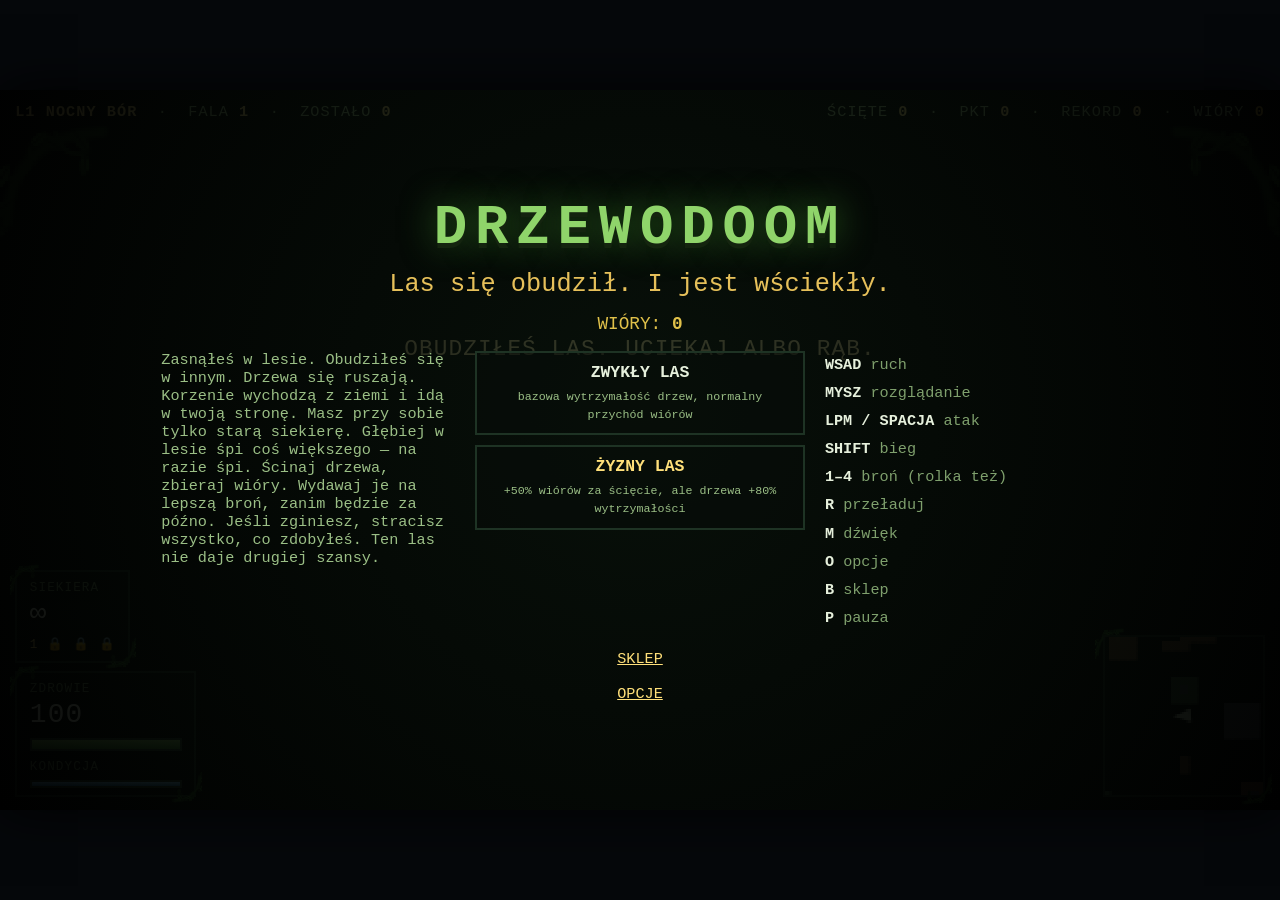
<file: drzewdoomv4.html>
<!doctype html>
<html lang="pl">
<head>
<meta charset="utf-8">
<meta name="viewport" content="width=device-width,initial-scale=1">
<title>DRZEWODOOM — mieszanka</title>
<style>
  :root{ --s: 3; }
  *{ box-sizing:border-box; margin:0; padding:0; }
  html,body{ height:100%; background:#05070a; overflow:hidden;
    font-family:"Consolas","Courier New",monospace; color:#cfe3c4; }
  #app{ position:relative; margin:auto; background:#000; overflow:hidden;
        box-shadow:0 0 calc(20px*var(--s)) rgba(0,0,0,.9); }
  canvas#cv{ display:block; width:100%; height:100%; image-rendering:pixelated;
             image-rendering:crisp-edges; }
  #ui{ position:absolute; inset:0; pointer-events:none;
       font-size:calc(7px*var(--s)); line-height:1.3; letter-spacing:.06em;
       text-shadow:0 calc(1px*var(--s)) 0 #000, 0 0 calc(4px*var(--s)) rgba(0,0,0,.9); }

  #topbar{ position:absolute; top:calc(5px*var(--s)); left:calc(6px*var(--s));
           right:calc(6px*var(--s)); display:flex; justify-content:space-between;
           color:#9bbf86; font-size:calc(6px*var(--s)); }
  #topbar b{ color:#e8d27a; }

  #msg{ position:absolute; left:0; right:0; top:34%; text-align:center;
        color:#ffe9a8; font-size:calc(9px*var(--s)); opacity:0; transition:opacity .25s; }
  #msg.show{ opacity:1; }

  #bottom{ position:absolute; left:calc(6px*var(--s)); right:calc(6px*var(--s));
           bottom:calc(5px*var(--s)); display:flex; align-items:flex-end;
           justify-content:space-between; gap:calc(8px*var(--s)); }
  .blk{ background:rgba(6,12,8,.55); border:calc(1px*var(--s)) solid #1e3324;
        padding:calc(3px*var(--s)) calc(5px*var(--s)); }
  .lbl{ font-size:calc(5px*var(--s)); color:#6f8f61; }
  .big{ font-size:calc(11px*var(--s)); color:#e6f0dc; }
  .bar{ width:calc(60px*var(--s)); height:calc(5px*var(--s)); background:#132015;
        border:calc(1px*var(--s)) solid #2b4630; margin-top:calc(2px*var(--s)); }
  .bar > i{ display:block; height:100%; background:linear-gradient(#8fd46a,#3f8a35); width:100%; }
  #hpbar.low{ background:linear-gradient(#ff8a5a,#c22b2b); }
  .sbar{ height:calc(3px*var(--s)); }
  .sbar > i{ background:linear-gradient(#8ad8ff,#2f7fae); }
  .sbar.out > i{ background:linear-gradient(#ff9a5a,#b84a2a); }
  #bossbar{ position:absolute; top:calc(16px*var(--s)); left:50%;
            transform:translateX(-50%); text-align:center; }
  #bossbar.hide{ display:none; }
  #bossname{ font-size:calc(5px*var(--s)); color:#ff8a72; letter-spacing:.18em; }
  .bbar{ width:calc(88px*var(--s)); height:calc(4px*var(--s)); }
  .bbar > i{ background:linear-gradient(#ff6a4a,#8d1f14); }
  /* ---------- leśne akcenty: pnącza rysowane pod kolory biomu ----------
     Grafika powstaje w makeVineCorner() i wjeżdża tu zmiennymi --vine/--vine-big,
     dlatego przy zmianie lasu pnącza same zmieniają odcień. */
  /* #bossbar jest już absolutny (sam jest kontekstem dla swoich pnączy) */
  .blk, #minibox, #optrows{ position:relative; }
  .blk::before, .blk::after,
  #minibox::before, #minibox::after,
  #optrows::before, #optrows::after{
    content:''; position:absolute; pointer-events:none;
    width:calc(13px*var(--s)); height:calc(13px*var(--s));
    background:var(--vine) no-repeat center/100% 100%;
    image-rendering:pixelated; opacity:.9; }
  .blk::before, #minibox::before, #optrows::before{
    left:calc(-3px*var(--s)); top:calc(-3px*var(--s)); }
  .blk::after, #minibox::after, #optrows::after{
    right:calc(-3px*var(--s)); bottom:calc(-3px*var(--s)); transform:rotate(180deg); }
  #optrows::before, #optrows::after{ opacity:.75; }
  /* pasek bossa dostaje pnącza po bokach, żeby nie zasłaniać samego paska */
  #bossbar::before, #bossbar::after{
    content:''; position:absolute; pointer-events:none;
    top:50%; margin-top:calc(-5px*var(--s));
    width:calc(11px*var(--s)); height:calc(11px*var(--s));
    background:var(--vine) no-repeat center/100% 100%;
    image-rendering:pixelated; opacity:.8; }
  #bossbar::before{ left:calc(-14px*var(--s)); transform:rotate(-90deg); }
  #bossbar::after{ right:calc(-14px*var(--s)); transform:rotate(90deg); }
  /* pnącza zwisające z górnych narożników ekranu — rama lasu wokół obrazu */
  #frame{ position:absolute; inset:0; pointer-events:none; }
  #frame::before, #frame::after{
    content:''; position:absolute; top:calc(13px*var(--s));
    width:calc(48px*var(--s)); height:calc(48px*var(--s));
    background:var(--vine-big) no-repeat center/100% 100%;
    image-rendering:pixelated; opacity:.5; }
  #frame::before{ left:0; }
  #frame::after{ right:0; transform:scaleX(-1); }
  #minibox{ line-height:0; align-self:flex-end; }

  /* lewa kolumna HUD: broń u góry, pod nią zdrowie i kondycja */
  #sidehud{ display:flex; flex-direction:column; align-items:flex-start;
            gap:calc(3px*var(--s)); text-align:left; }
  #sidehud .bar{ margin-right:auto; }   /* paski trzymają się lewej krawędzi */
  #wepbox{ text-align:left; }
  #weplist{ font-size:calc(5px*var(--s)); color:#5d7a52; margin-top:calc(2px*var(--s)); }
  #weplist span.on{ color:#ffe07a; }
  #weplist span.off{ color:#3a4a34; }

  /* minimapa siedzi w prawym dolnym narożniku, jako ostatni element #bottom */
  #mini{ display:block; align-self:flex-end;
         width:calc(64px*var(--s)); height:calc(64px*var(--s));
         image-rendering:pixelated; opacity:.8;
         border:calc(1px*var(--s)) solid #1e3324; background:rgba(4,9,6,.5); }

  #overlay{ position:absolute; inset:0; display:flex; flex-direction:column;
            align-items:center; justify-content:center; gap:calc(4px*var(--s));
            background:radial-gradient(circle at 50% 45%, rgba(10,20,12,.82), rgba(0,0,0,.95));
            text-align:center; padding:calc(10px*var(--s)); cursor:pointer; }
  #overlay.hidden{ display:none; }
  #overlay h1{ font-size:calc(22px*var(--s)); letter-spacing:.14em; color:#8fd46a;
               text-shadow:0 calc(2px*var(--s)) 0 #14240f, 0 0 calc(14px*var(--s)) #2f6b22; }
  #overlay h2{ font-size:calc(10px*var(--s)); color:#e6c05a; font-weight:normal; }
  #overlay p{ font-size:calc(6px*var(--s)); color:#9bbf86; max-width:calc(200px*var(--s)); }
  #overlay .keys{ font-size:calc(6px*var(--s)); color:#7fa06d; line-height:1.9; }
  #overlay .keys b{ color:#e6f0dc; }
  #overlay .go{ margin-top:calc(6px*var(--s)); font-size:calc(8px*var(--s)); color:#fff;
                animation:blink 1.1s steps(2) infinite; }
  @keyframes blink{ 50%{ opacity:.25 } }
  #titlecols{ display:flex; align-items:flex-start; justify-content:center; gap:calc(8px*var(--s)); text-align:left; }
  #lore{ flex:1 1 0; max-width:calc(160px*var(--s)); font-size:calc(6px*var(--s)); color:#9bbf86; }
  #titlekeys{ flex:1 1 0; max-width:calc(120px*var(--s)); font-size:calc(6px*var(--s)); color:#7fa06d; line-height:1.85; }
  #titlekeys b{ color:#e6f0dc; }
  #modes{ flex:0 0 auto; display:flex; flex-direction:column; align-items:center; gap:calc(4px*var(--s)); }
  .modebox{ cursor:pointer; background:rgba(6,12,8,.55); border:calc(1px*var(--s)) solid #1e3324;
            padding:calc(4px*var(--s)) calc(6px*var(--s)); text-align:center;
            width:calc(130px*var(--s)); }
  .modebox:hover{ border-color:#8fd46a; }
  .modebox b{ display:block; font-size:calc(6.5px*var(--s)); color:#e6f0dc; margin-bottom:calc(2px*var(--s)); }
  .modebox span{ font-size:calc(4.6px*var(--s)); color:#9bbf86; }
  .modebox.rich b{ color:#ffe07a; }
  .modebox.rich:hover{ border-color:#ffe07a; }
  #stats{ font-size:calc(7px*var(--s)); color:#cfe3c4; line-height:1.8; }
  #optrows{ display:flex; flex-direction:column; gap:calc(2px*var(--s));
            margin-top:calc(3px*var(--s)); }
  .optrow{ display:flex; align-items:center; justify-content:space-between;
           gap:calc(4px*var(--s)); font-size:calc(6px*var(--s)); color:#9bbf86;
           background:rgba(6,12,8,.55); border:calc(1px*var(--s)) solid #1e3324;
           padding:calc(2px*var(--s)) calc(4px*var(--s)); min-width:calc(168px*var(--s)); }
  .optrow b{ color:#e6f0dc; min-width:calc(52px*var(--s)); text-align:center; }
  .optbtn{ cursor:pointer; color:#ffe07a; padding:0 calc(3px*var(--s)); }
  .optbtn:hover{ color:#fff; }
  /* ekrany nakładki zmniejszane do rozmiaru okna (fitBox) */
  .fitbox{ display:flex; flex-direction:column; align-items:center; gap:calc(4px*var(--s));
           flex:0 0 auto; transform-origin:50% 50%; }
  /* sklep: dwie kolumny */
  #shopbox{ gap:calc(3px*var(--s)); }
  #shopcols{ display:flex; align-items:flex-start; justify-content:center;
             gap:calc(8px*var(--s)); text-align:left; }
  #shopcols .col{ display:flex; flex-direction:column; align-items:stretch; }
  #shopcols .col .keys{ text-align:center; }
  #overlay .link{ cursor:pointer; color:#ffe07a; text-decoration:underline;
                  font-size:calc(6px*var(--s)); margin-top:calc(3px*var(--s)); }
</style>
</head>
<body>
<div id="app">
  <canvas id="cv" width="480" height="270"></canvas>
  <div id="ui">
    <div id="frame"></div>
    <div id="topbar">
      <div><b id="biome">NOCNY BÓR</b> &nbsp;·&nbsp; FALA <b id="wave">1</b> &nbsp;·&nbsp; ZOSTAŁO <b id="left">0</b></div>
      <div>ŚCIĘTE <b id="kills">0</b> &nbsp;·&nbsp; PKT <b id="score">0</b> &nbsp;·&nbsp; REKORD <b id="best">0</b>
        &nbsp;·&nbsp; WIÓRY <b id="chips" style="color:#e0c14a">0</b></div>
    </div>
    <div id="bossbar" class="hide">
      <div id="bossname">PRADRZEW</div>
      <div class="bar bbar"><i id="bosshp"></i></div>
    </div>
    <div id="msg"></div>
    <div id="bottom">
      <div id="sidehud">
        <div class="blk" id="wepbox">
          <div class="lbl" id="wepname">SIEKIERA</div>
          <div class="big" id="ammo">∞</div>
          <div id="weplist"><span class="on">1</span> <span>2</span> <span>3</span> <span>4</span></div>
        </div>
        <div class="blk">
          <div class="lbl">ZDROWIE</div>
          <div class="big" id="hpnum">100</div>
          <div class="bar"><i id="hpbar"></i></div>
          <div class="lbl" style="margin-top:calc(3px*var(--s))">KONDYCJA</div>
          <div class="bar sbar"><i id="stambar"></i></div>
        </div>
      </div>
      <div id="minibox"><canvas id="mini" width="72" height="72"></canvas></div>
    </div>
  </div>
  <div id="overlay"></div>
</div>

<script>
"use strict";
/* ============================================================
   DRZEWODOOM — raycasterowy klon Dooma, w którym gonią Cię drzewa

   WARIANT „MIESZANKA” (wg remont-rendera.html): P0 licznik renderu, A2 szum fBm,
   A3 mipmapy, B1★ światło na ścianach i sprite'ach, B2 statyczna lightmapa,
   B4 światła dynamiczne, B5 kolor światła, B7 kierunkowy księżyc, B10 cień kontaktowy.
   Jeden plik, zero zależności.
   ============================================================ */

/* ---------- opcje gracza (czułość, FOV, rozdzielczość, głośność) ---------- */
function clampNum(v,a,b,d){ v=+v; return isFinite(v) ? (v<a?a:v>b?b:v) : d; }
const RES = [[320,180],[480,270],[640,360]];
const OPT_KEY = 'drzewodoom.opt';
let opt = { sens:1, fov:1, res:1, vol:0.5 };
try{
  const raw = localStorage.getItem(OPT_KEY);
  if(raw){ const o=JSON.parse(raw)||{};
    opt = { sens:clampNum(o.sens,0.3,2.5,1), fov:clampNum(o.fov,0.8,1.4,1),
            res:Math.min(RES.length-1, Math.max(0, o.res|0)), vol:clampNum(o.vol,0,1,0.5) }; }
}catch(err){ /* prywatne okno — gramy na domyślnych */ }
function saveOpt(){ try{ localStorage.setItem(OPT_KEY, JSON.stringify(opt)); }catch(err){} }

let W = RES[opt.res][0], H = RES[opt.res][1];
let PLANE = 0.66*opt.fov;                    // połowa szerokości płaszczyzny rzutu
const cv  = document.getElementById('cv');
const ctx = cv.getContext('2d', { alpha:false });

// Bufory zależą od rozdzielczości, więc są zmienne i przydzielane od nowa
// przy każdej zmianie w opcjach (applyRes()).
let img, buf, zbuf, vign=null;
function allocBuffers(){
  cv.width = W; cv.height = H;
  ctx.imageSmoothingEnabled = false;
  img  = ctx.createImageData(W, H);
  buf  = new Uint32Array(img.data.buffer);
  zbuf = new Float32Array(W);
  vign = null;                               // winieta ma rozmiar ekranu
}
allocBuffers();

const mini = document.getElementById('mini');
const mctx = mini.getContext('2d');

// Mgła i jej zasięg zmieniają się wraz z biomem, a kolor mgły jest wpalany
// w poziomy przyciemnienia tekstur — dlatego przy zmianie poziomu przebudowujemy
// cały zestaw grafik (patrz rebuildArt()).
let MAXFOG = 13.5;                   // dystans całkowitego zaniku we mgle
let FOG = [10, 15, 22];              // kolor mgły

/* ---------- narzędzia ---------- */
function mulberry32(a){ return function(){ a|=0; a=a+0x6D2B79F5|0;
  let t=Math.imul(a^a>>>15,1|a); t=t+Math.imul(t^t>>>7,61|t)^t;
  return ((t^t>>>14)>>>0)/4294967296; }; }
const clamp=(v,a,b)=>v<a?a:v>b?b:v;
const lerp =(a,b,t)=>a+(b-a)*t;

/* ---------- A2: szum proceduralny (kafelkujacy) ----------
   Jedno zrodlo ziarna dla kory, kamienia i trawy. `per` to liczba komorek
   siatki na cala teksture - krata zawija sie mod `per`, wiec kafel nie ma szwu. */
function hash2(x,y,seed){
  let h = Math.imul(x,374761393) + Math.imul(y,668265263) + Math.imul(seed,1274126177);
  h = Math.imul(h ^ (h>>>13), 1274126177);
  return ((h ^ (h>>>16))>>>0) / 4294967296;
}
const smoothT = t => t*t*(3-2*t);
function vnoise(u,v,per,seed){
  const x=u*per, y=v*per;
  const xi=Math.floor(x), yi=Math.floor(y);
  const xf=smoothT(x-xi), yf=smoothT(y-yi);
  const x0=((xi%per)+per)%per, y0=((yi%per)+per)%per;
  const x1=(x0+1)%per,        y1=(y0+1)%per;
  return lerp(lerp(hash2(x0,y0,seed), hash2(x1,y0,seed), xf),
              lerp(hash2(x0,y1,seed), hash2(x1,y1,seed), xf), yf);
}
// fBm: kazda kolejna oktawa dwa razy gestsza i dwa razy cichsza
function fbm(u,v,base,seed,oct){
  let s=0, amp=0.5, norm=0, f=base;
  for(let o=0;o<oct;o++){
    s += vnoise(u,v,f,seed+o*131)*amp;
    norm += amp; amp *= 0.5; f *= 2;
  }
  return s/norm;
}
function hexRGB(h){ const v=parseInt(h.slice(1),16); return [(v>>16)&255,(v>>8)&255,v&255]; }
const TEXN = 64;

/* ============================================================
   MAPA
   ============================================================ */
const RAW = [
 "################################",
 "#..............................#",
 "#..BBB......MMM.........BB.....#",
 "#..B..........M.........BB.....#",
 "#..B.......B..M................#",
 "#..........B..........MMMM.....#",
 "#....MM....B..........M..M.....#",
 "#....MM...............M..M.....#",
 "#..............BBB.............#",
 "#....B...........B......BB.....#",
 "#....B...........B......BB.....#",
 "#....B.........................#",
 "#..........MMMM.....B..........#",
 "#..........M..M.....B..........#",
 "#..BB......M..M.....B......M...#",
 "#..BB......................M...#",
 "#..........................M...#",
 "#.....MMM......BB..............#",
 "#.......M......BB.......BBB....#",
 "#.......M.................B....#",
 "#.........B...............B....#",
 "#....B....B....MM..............#",
 "#....B.........MM.....B..B.....#",
 "#....B................B..B.....#",
 "#.............BB...............#",
 "#....MMMM.....BB......MM.......#",
 "#.......M.............MM.......#",
 "#.......M......................#",
 "#..BB.......B........BBB.......#",
 "#..BB.......B..................#",
 "#..............................#",
 "################################",
];
let map = [], MW = 0, MH = 0;
const cell = (x,y)=> (x<0||y<0||x>=MW||y>=MH) ? 1 : map[y|0][x|0];

function applyMap(g){ map = g.m; MW = g.w; MH = g.h; }

// Poziom 1 to ręcznie ułożona mapa z RAW — znajomy start przed proceduralnymi.
function mapFromRAW(){
  const h = RAW.length, w = Math.max(...RAW.map(r=>r.length));
  const m = [];
  for(let y=0;y<h;y++){
    const row = new Uint8Array(w);
    for(let x=0;x<w;x++){
      const c = RAW[y][x] || '.';
      let v = 0;
      if(c==='#') v=1; else if(c==='B') v=2; else if(c==='M') v=3;
      if(x===0||y===0||x===w-1||y===h-1) v=1;   // zawsze domknięta granica
      row[x]=v;
    }
    m.push(row);
  }
  return { m, w, h };
}

/* ---------- generator map ---------- */
// Rozrzuca kępy w duchu ręcznej mapy: bloki, żywopłoty, puste w środku
// kwadraty i pojedyncze drzewa. Gęstość rośnie z poziomem.
function genMap(seed, level){
  const rnd = mulberry32(seed);
  const w = 32 + (rnd()*7|0), h = 32 + (rnd()*7|0);
  const m = [];
  for(let y=0;y<h;y++) m.push(new Uint8Array(w));
  for(let x=0;x<w;x++){ m[0][x]=1; m[h-1][x]=1; }
  for(let y=0;y<h;y++){ m[y][0]=1; m[y][w-1]=1; }
  const set=(x,y,v)=>{ if(x>0&&y>0&&x<w-1&&y<h-1) m[y][x]=v; };

  const density = Math.min(0.115, 0.060 + (level-1)*0.006);
  const clumps  = Math.round(w*h*density/3);
  for(let i=0;i<clumps;i++){
    const x = 1+(rnd()*(w-2)|0), y = 1+(rnd()*(h-2)|0);
    const mat = rnd()<0.55 ? 2 : (rnd()<0.55 ? 1 : 3);
    const shape = rnd();
    if(shape<0.28){                       // zwarty blok
      const bw=1+(rnd()*3|0), bh=1+(rnd()*3|0);
      for(let a=0;a<bw;a++) for(let b=0;b<bh;b++) set(x+a,y+b,mat);
    } else if(shape<0.55){                // żywopłot
      const len=2+(rnd()*5|0), hor=rnd()<0.5;
      for(let a=0;a<len;a++) set(x+(hor?a:0), y+(hor?0:a), mat);
    } else if(shape<0.78){                // pusty w środku kwadrat — jak MMMM w oryginale
      const s=3+(rnd()*2|0);
      for(let a=0;a<s;a++){ set(x+a,y,mat); set(x+a,y+s-1,mat); set(x,y+a,mat); set(x+s-1,y+a,mat); }
    } else {                              // kępa
      set(x,y,mat);
      if(rnd()<0.5) set(x+1,y,mat);
      if(rnd()<0.5) set(x,y+1,mat);
      if(rnd()<0.25) set(x+1,y+1,mat);
    }
  }
  return { m, w, h };
}

// Zamurowuje wszystkie obszary poza największym spójnym — inaczej wrogowie
// zespawnowani w odciętej kieszeni nigdy nie dojdą i fala nigdy się nie skończy.
// Sąsiedztwo 4-kierunkowe, bo tryMove przesuwa się osobno po osiach:
// przejście „po skosie" nie istnieje.
function largestRegion(m,w,h){
  const seen = new Uint8Array(w*h);
  const regions = [];
  let bestSize = 0, best = null;
  const stack = [];
  for(let y=1;y<h-1;y++) for(let x=1;x<w-1;x++){
    if(m[y][x]!==0 || seen[y*w+x]) continue;
    stack.length=0; stack.push(x,y); seen[y*w+x]=1;
    const reg=[];
    while(stack.length){
      const cy=stack.pop(), cx=stack.pop();
      reg.push(cy*w+cx);
      if(cx>1     && m[cy][cx-1]===0 && !seen[cy*w+cx-1]){ seen[cy*w+cx-1]=1; stack.push(cx-1,cy); }
      if(cx<w-2   && m[cy][cx+1]===0 && !seen[cy*w+cx+1]){ seen[cy*w+cx+1]=1; stack.push(cx+1,cy); }
      if(cy>1     && m[cy-1][cx]===0 && !seen[(cy-1)*w+cx]){ seen[(cy-1)*w+cx]=1; stack.push(cx,cy-1); }
      if(cy<h-2   && m[cy+1][cx]===0 && !seen[(cy+1)*w+cx]){ seen[(cy+1)*w+cx]=1; stack.push(cx,cy+1); }
    }
    regions.push(reg);
    if(reg.length>bestSize){ bestSize=reg.length; best=reg; }
  }
  for(const reg of regions){
    if(reg===best) continue;
    for(const idx of reg) m[(idx/w)|0][idx%w] = 1;
  }
  return bestSize;
}

// Powtarza losowanie, aż mapa jest dość otwarta i ma choć jedną polanę 3x3
// (findOpenSpot potrzebuje jej na punkt startowy gracza).
function buildMap(seed, level){
  for(let attempt=0; attempt<60; attempt++){
    const g = genMap(seed + attempt*7919, level);
    const open = largestRegion(g.m, g.w, g.h);
    if(open < g.w*g.h*0.42) continue;
    let has3=false;
    for(let y=2;y<g.h-2 && !has3;y++){
      for(let x=2;x<g.w-2;x++){
        let ok=true;
        for(let oy=-1;oy<=1 && ok;oy++) for(let ox=-1;ox<=1;ox++)
          if(g.m[y+oy][x+ox]!==0){ ok=false; break; }
        if(ok){ has3=true; break; }
      }
    }
    if(has3) return g;
  }
  return mapFromRAW();          // awaryjnie: znana, na pewno grywalna mapa
}

/* ============================================================
   TEKSTURY (proceduralne, z 32 poziomami przyciemnienia)
   ============================================================ */
/* ============================================================
   SWIATLO  (B2 statyczna lightmapa, B4 swiatla dynamiczne, B7 ksiezyc)
   ============================================================
   Mnoznik RGB liczony jest raz na kolumne sciany i raz na sprite - nigdy
   na piksel. Podloga zostaje na niezmienionym LUT mgly (wariant B1*). */
let LM=null;                       // Float32Array, 3 kanaly na komorke, 1.0 = neutralnie
const LT=[1,1,1];                  // bufor roboczy, zeby nie alokowac w petli

const DL=[];                       // swiatla dynamiczne
const MAXDL=10;

function addLight(x,y,col,rad,life){
  if(DL.length>=MAXDL) DL.shift();  // najstarsze wypada; przy 10 nikt nie zauwazy
  DL.push({x,y,c:col,rad,t:life,life});
}

function buildLightmap(B, seed){
  LM = new Float32Array(MW*MH*3);
  const rnd = mulberry32(seed);

  // 1. otwartosc: ile nieba widzi komorka. Wazone jadro 7x7 to tania,
  //    ale zaskakujaco przekonujaca aproksymacja sky occlusion.
  const amb=new Float32Array(MW*MH);
  for(let y=0;y<MH;y++) for(let x=0;x<MW;x++){
    if(cell(x,y)!==0) continue;
    let open=0, tot=0;
    for(let dy=-3;dy<=3;dy++) for(let dx=-3;dx<=3;dx++){
      const w=1/(1+dx*dx+dy*dy);
      tot+=w; if(cell(x+dx,y+dy)===0) open+=w;
    }
    amb[y*MW+x]=open/tot;
  }

  // 2. ambient nieba - kolor z biomu, sila z otwartosci
  const A=B.ambient, lo=B.ambientMin;
  for(let i=0;i<MW*MH;i++){
    const k = lo + (1-lo)*amb[i];
    LM[i*3]=A[0]*k; LM[i*3+1]=A[1]*k; LM[i*3+2]=A[2]*k;
  }

  // 2b. bez B3 (probkowanie dwuliniowe) granice komorek sa schodkowe -
  //     jedno rozmycie 3x3 zdejmuje 90% problemu
  const tmp=Float32Array.from(LM);
  for(let y=0;y<MH;y++) for(let x=0;x<MW;x++){
    if(cell(x,y)!==0) continue;
    let r=0,g=0,b=0,n=0;
    for(let dy=-1;dy<=1;dy++) for(let dx=-1;dx<=1;dx++){
      const cx=x+dx, cy=y+dy;
      if(cx<0||cy<0||cx>=MW||cy>=MH||cell(cx,cy)!==0) continue;
      const j=(cy*MW+cx)*3; r+=tmp[j]; g+=tmp[j+1]; b+=tmp[j+2]; n++;
    }
    const i=(y*MW+x)*3;
    LM[i]=r/n; LM[i+1]=g/n; LM[i+2]=b/n;
  }

  // 3. zrodla statyczne w losowych otwartych komorkach
  for(let i=0,put=0; i<400 && put<B.lights; i++){
    const x=1+(rnd()*(MW-2)|0), y=1+(rnd()*(MH-2)|0);
    if(cell(x,y)!==0) continue;
    if(amb[y*MW+x] > 0.75) continue;     // swiatla maja sens w gaszczu, nie na polanie
    addStaticLight(x+0.5, y+0.5, B.lightCol, B.lightRad);
    put++;
  }
}

function addStaticLight(lx,ly,col,rad){
  const x0=Math.max(0,(lx-rad)|0), x1=Math.min(MW-1,(lx+rad)|0);
  const y0=Math.max(0,(ly-rad)|0), y1=Math.min(MH-1,(ly+rad)|0);
  for(let cy=y0;cy<=y1;cy++) for(let cx=x0;cx<=x1;cx++){
    if(cell(cx,cy)!==0) continue;
    const d=Math.hypot(cx+0.5-lx, cy+0.5-ly);
    if(d>rad) continue;
    if(!losClear(lx,ly,cx+0.5,cy+0.5)) continue;
    const f=(1-d/rad)*(1-d/rad);
    const i=(cy*MW+cx)*3;
    LM[i]+=col[0]*f; LM[i+1]+=col[1]*f; LM[i+2]+=col[2]*f;
  }
}

// Odczyt: statyka + swiatla dynamiczne. Wolane raz na kolumne / raz na sprite.
function lightAt(px,py,out){
  const cx=px|0, cy=py|0;
  if(!LM || px<0 || py<0 || cx>=MW || cy>=MH){ out[0]=out[1]=out[2]=1; }
  else {
    const i=(cy*MW+cx)*3;
    out[0]=LM[i]; out[1]=LM[i+1]; out[2]=LM[i+2];
  }
  for(let i=0;i<DL.length;i++){
    const L=DL[i];
    const dx=px-L.x, dy=py-L.y, d2=dx*dx+dy*dy;
    if(d2 > L.rad*L.rad) continue;
    const f=1-Math.sqrt(d2)/L.rad;
    const k=f*f*(L.t/L.life);          // kwadratowy spadek + wygasanie w czasie
    out[0]+=L.c[0]*k; out[1]+=L.c[1]*k; out[2]+=L.c[2]*k;
  }
}

/* ---------- B7: kierunkowe swiatlo ksiezyca ----------
   0:+X  1:-X  2:+Y  3:-Y - normalna sciany wskazuje NA gracza. */
const FACE_N=[[1,0],[-1,0],[0,1],[0,-1]];
const faceK=new Float32Array([1,1,1,1]);
function updateFaceLight(B){
  for(let i=0;i<4;i++){
    const d = FACE_N[i][0]*B.moonDir[0] + FACE_N[i][1]*B.moonDir[1];
    faceK[i] = 1 + d*B.moonStr;
  }
}

function makeCanvas(w,h){ const c=document.createElement('canvas'); c.width=w; c.height=h; return c; }
function grab(c){
  const g=c.getContext('2d');
  const d=g.getImageData(0,0,c.width,c.height);
  return { w:c.width, h:c.height, data:new Uint32Array(d.data.buffer) };
}
function shadeLevels(tex, n){
  const lv=[];
  for(let l=0;l<n;l++){
    const f = 1 - l/(n-1);
    const out = new Uint32Array(tex.data.length);
    for(let i=0;i<tex.data.length;i++){
      const c = tex.data[i];
      const a = (c>>>24)&255;
      if(a<128){ out[i]=0; continue; }
      const r = c&255, g=(c>>>8)&255, b=(c>>>16)&255;
      const nr = (r*f + FOG[0]*(1-f))|0;
      const ng = (g*f + FOG[1]*(1-f))|0;
      const nb = (b*f + FOG[2]*(1-f))|0;
      out[i] = (255<<24)|(nb<<16)|(ng<<8)|nr;
    }
    lv.push(out);
  }
  tex.lv = lv; tex.n = n;
  return tex;
}

/* ---------- A3: piramida mipmap ----------
   Filtr pudelkowy 2x2. Teksele w pelni przezroczyste nie brudza sredniej,
   bo inaczej sprite'y dostaja aureole w kolorze tla. */
const MIP_N = 3;
function downsample(src,w,h){
  const w2=w>>1, h2=h>>1, out=new Uint32Array(w2*h2);
  for(let y=0;y<h2;y++) for(let x=0;x<w2;x++){
    let r=0,g=0,b=0,cnt=0;
    for(let dy=0;dy<2;dy++) for(let dx=0;dx<2;dx++){
      const c=src[(y*2+dy)*w + x*2+dx];
      if(((c>>>24)&255)<128) continue;
      r+=c&255; g+=(c>>>8)&255; b+=(c>>>16)&255; cnt++;
    }
    // prog 2 z 4: sprite zachowuje sylwetke zamiast sie rozpuszczac
    out[y*w2+x] = cnt<2 ? 0
      : (255<<24)|(((b/cnt)|0)<<16)|(((g/cnt)|0)<<8)|((r/cnt)|0);
  }
  return {w:w2,h:h2,data:out};
}
// zastepuje bezposrednie wywolania shadeLevels(...) w rebuildArt/makeSprite
function buildTex(tex, n){
  const mips=[{w:tex.w,h:tex.h,data:tex.data}];
  while(mips.length<MIP_N){
    const m=mips[mips.length-1];
    if(m.w<=8||m.h<=8) break;
    mips.push(downsample(m.data,m.w,m.h));
  }
  tex.mip = mips.map(m => shadeLevels(m, n));
  tex.w=mips[0].w; tex.h=mips[0].h; tex.n=n;
  tex.lv = tex.mip[0].lv;
  return tex;
}
// wybor poziomu z zabezpieczeniem przed skrocona piramida
function pickMip(tex, idx){
  const m=tex.mip;
  return m[idx < m.length ? idx : m.length-1];
}

/* ---------- biomy ----------
   Każdy poziom (10 fal) to inny biom: inna mgła, inne tekstury ścian i
   podłoża, inne niebo i inny odcień samych drzew. */
const BIOMES = [
  { name:'NOCNY BÓR', fog:[10,15,22], maxfog:13.5,
    ambient:[0.82,0.90,1.08], ambientMin:0.42, lights:0,  lightCol:[0,0,0],         lightRad:0,
    moonDir:[-0.71,-0.71], moonStr:0.26,
    stone:'#3a3d42', stoneRGB:[70,74,80],
    bark:'#4a3524', barkDark:[30,20,12], barkLite:[120,92,60], knot:['#2b1d12','#5c452e'],
    moss:[40,90,30], mossVar:[40,70,40], vine:'rgba(50,110,45,.6)',
    grass:'#1d2c17', grassA:[28,52,22], grassAVar:[22,40,18],
    grassB:[12,24,10], grassBVar:[14,20,10], litter:[70,55,30], sparkle:'rgba(190,190,120,.35)',
    treeTint:null, mini:['#4a4f56','#6a4b30','#3d5c3a'],
    sky:{ stops:['#04060d','#0b1522','#16242a','#0a1210'], stars:700, moon:true,
          cloud:'40,55,70', treeline:['#0a140e','#08110c','#050c08'] } },

  { name:'TRZĘSAWISKO', fog:[12,22,17], maxfog:10.5,
    ambient:[0.78,0.95,0.84], ambientMin:0.34, lights:7,  lightCol:[0.15,0.55,0.30], lightRad:3.5,
    moonDir:[0.38,-0.92], moonStr:0.10,
    stone:'#2c3a31', stoneRGB:[56,74,62],
    bark:'#3b3526', barkDark:[18,22,14], barkLite:[92,100,62], knot:['#1d2216','#4a5230'],
    moss:[45,105,45], mossVar:[45,80,40], vine:'rgba(70,130,60,.75)',
    grass:'#1a2418', grassA:[34,54,28], grassAVar:[24,36,16],
    grassB:[26,30,16], grassBVar:[18,18,10], litter:[60,58,32], sparkle:'rgba(150,200,150,.30)',
    treeTint:'rgba(24,60,42,.22)', mini:['#3c4a41','#5a5230','#3f6444'],
    sky:{ stops:['#070d0b','#0d1a14','#16261c','#0b1410'], stars:120, moon:false,
          cloud:'50,80,62', treeline:['#0b1610','#08120c','#050d08'] } },

  { name:'ZGLISZCZA', fog:[30,18,13], maxfog:15.5,
    ambient:[1.02,0.84,0.72], ambientMin:0.30, lights:12, lightCol:[0.95,0.42,0.12], lightRad:4.5,
    moonDir:[0.00,1.00], moonStr:0.20,
    stone:'#3b3532', stoneRGB:[74,66,60],
    bark:'#2e241f', barkDark:[14,10,8], barkLite:[96,66,44], knot:['#140e0a','#4a3020'],
    moss:[90,50,25], mossVar:[70,40,20], vine:'rgba(120,60,30,.5)',
    grass:'#241d19', grassA:[52,42,34], grassAVar:[30,24,18],
    grassB:[26,20,17], grassBVar:[18,14,10], litter:[90,50,28], sparkle:'rgba(255,140,60,.45)',
    treeTint:'rgba(40,20,12,.42)', mini:['#544a44','#4a3a30','#6a4a30'],
    sky:{ stops:['#120806','#24100a','#3a1a0e','#180b07'], stars:90, moon:false,
          cloud:'90,50,36', treeline:['#1a0e09','#140a07','#0d0705'] } },

  { name:'SZRON', fog:[34,42,52], maxfog:9.5,
    ambient:[0.90,0.98,1.15], ambientMin:0.58, lights:0,  lightCol:[0,0,0],         lightRad:0,
    moonDir:[-0.92,-0.38], moonStr:0.34,
    stone:'#4a5460', stoneRGB:[96,110,126],
    bark:'#4e4a46', barkDark:[30,32,36], barkLite:[150,160,175], knot:['#2a2c30','#6a7078'],
    moss:[150,175,195], mossVar:[50,50,50], vine:'rgba(180,200,220,.5)',
    grass:'#8e9aa8', grassA:[170,182,196], grassAVar:[40,40,40],
    grassB:[120,134,150], grassBVar:[30,30,34], litter:[90,96,104], sparkle:'rgba(235,245,255,.7)',
    treeTint:'rgba(150,178,205,.26)', mini:['#5e6a78','#5a5450','#7a8894'],
    sky:{ stops:['#070b14','#101a2a','#1e2c40','#141c26'], stars:900, moon:true,
          cloud:'70,90,120', treeline:['#141c26','#101720','#0b1017'] } },

  { name:'GRZYBNIA', fog:[26,13,32], maxfog:11.5,
    ambient:[0.62,0.55,0.80], ambientMin:0.18, lights:20, lightCol:[0.70,0.25,0.95], lightRad:3.0,
    moonDir:[0.00,-1.00], moonStr:0.06,
    stone:'#3a2c44', stoneRGB:[74,56,88],
    bark:'#42283e', barkDark:[20,10,20], barkLite:[118,70,110], knot:['#1c0e1c','#5a3452'],
    moss:[140,60,150], mossVar:[60,40,60], vine:'rgba(150,70,160,.6)',
    grass:'#221630', grassA:[58,34,70], grassAVar:[30,20,36],
    grassB:[30,18,38], grassBVar:[18,12,22], litter:[110,60,120], sparkle:'rgba(220,140,255,.55)',
    treeTint:'rgba(92,40,112,.30)', mini:['#4e3c5a','#523046','#6a4070'],
    sky:{ stops:['#0a0512','#170a24','#261038','#120a1c'], stars:1100, moon:false,
          cloud:'70,40,90', treeline:['#140a1c','#0f0715','#0a050e'] } },
];

function texBark(B){
  const N=TEXN, sd=7;
  const c=makeCanvas(N,N), g=c.getContext('2d');
  const im=g.createImageData(N,N), px=new Uint32Array(im.data.buffer);
  const base=hexRGB(B.bark), dk=B.barkDark, lt=B.barkLite;

  for(let y=0;y<N;y++) for(let x=0;x<N;x++){
    const u=x/N, v=y/N;
    // domena zgnieciona w pionie -> wlokna biegna wzdluz pnia.
    // fBm ma odchylenie ~0.08, wiec kazdy sklad rozciagamy wokol 0.5 -
    // bez tego kora jest plaska plama w gornej polowie zakresu.
    const fib   = (fbm(u, v*0.15, 12, sd, 3) - 0.5)*2.8;
    // funkcja grzbietowa: |2n-1| daje ostre bruzdy zamiast miekkich plam
    const bruzd = Math.abs(fbm(u, v*0.25, 6, sd+23, 2)*2-1);
    const plamy = (fbm(u, v, 3, sd+41, 2) - 0.5)*1.4;   // duze przebarwienia

    const t = clamp(0.52 + fib*0.42 + (0.30-bruzd)*0.90 - plamy*0.30, 0, 1);
    const lo = t<0.5, m = lo ? t*2 : (t-0.5)*2;
    const r = lo ? lerp(dk[0],base[0],m) : lerp(base[0],lt[0],m);
    const gg= lo ? lerp(dk[1],base[1],m) : lerp(base[1],lt[1],m);
    const b = lo ? lerp(dk[2],base[2],m) : lerp(base[2],lt[2],m);
    px[y*N+x] = (255<<24)|((b|0)<<16)|((gg|0)<<8)|(r|0);
  }
  g.putImageData(im,0,0);

  // seki zostaja na canvasie - kilka elips czyta sie lepiej niz szum
  const r=mulberry32(sd), sc=N/64;
  for(let i=0;i<5;i++){
    const x=(6+r()*52)*sc, y=(6+r()*52)*sc, rr=(3+r()*4)*sc;
    g.fillStyle=B.knot[0]; g.beginPath(); g.ellipse(x,y,rr,rr*.7,0,0,7); g.fill();
    g.fillStyle=B.knot[1]; g.beginPath(); g.ellipse(x,y,rr*.5,rr*.35,0,0,7); g.fill();
  }
  // UWAGA: ciemne pasy maskujace szew kafla usuniete - szum kafelkuje sie sam
  return grab(c);
}
function texStone(moss,B){
  const N=TEXN, sd=moss?31:13, sc=N/64;
  const c=makeCanvas(N,N), g=c.getContext('2d'), r=mulberry32(sd);
  g.fillStyle=B.stone; g.fillRect(0,0,N,N);
  // siatka blokow zostaje - daje czytelny rytm muru
  for(let row=0;row<4;row++){
    const off = (row%2)*8*sc;
    for(let col=-1;col<5;col++){
      const x=col*16*sc+off+sc, y=row*16*sc+sc, w=14*sc, h=14*sc;
      const t=.6+r()*.4;
      g.fillStyle=`rgb(${(B.stoneRGB[0]*t)|0},${(B.stoneRGB[1]*t)|0},${(B.stoneRGB[2]*t)|0})`;
      g.fillRect(x,y,w,h);
      g.fillStyle='rgba(255,255,255,.06)'; g.fillRect(x,y,w,2*sc);
      g.fillStyle='rgba(0,0,0,.28)'; g.fillRect(x,y+h-2*sc,w,2*sc);
    }
  }

  // A2: cetkowanie fbm zamiast 200 losowych czarnych pikseli,
  //     mech jako prog na szumie zamiast 90 losowych elips (platy, nie konfetti)
  const im=g.getImageData(0,0,N,N), d=im.data;
  for(let y=0;y<N;y++) for(let x=0;x<N;x++){
    const u=x/N, v=y/N, i=(y*N+x)*4;
    const k = 1 + (fbm(u,v,8,sd,3)-0.5)*1.5;          // cetkowanie +-18%
    let rr=d[i]*k, gg=d[i+1]*k, bb=d[i+2]*k;
    if(moss){
      const m = fbm(u,v,4,sd+7,2);
      if(m>0.58){
        const a = Math.min(0.8,(m-0.58)*4.2);
        const n2 = fbm(u,v,16,sd+13,2);
        rr = lerp(rr, B.moss[0]+n2*B.mossVar[0], a);
        gg = lerp(gg, B.moss[1]+n2*B.mossVar[1], a);
        bb = lerp(bb, B.moss[2]+n2*B.mossVar[2], a);
      }
    }
    d[i]=clamp(rr,0,255)|0; d[i+1]=clamp(gg,0,255)|0; d[i+2]=clamp(bb,0,255)|0;
  }
  g.putImageData(im,0,0);

  if(moss){
    for(let i=0;i<14;i++){                // zwisajace pnacza
      const x=r()*N; g.strokeStyle=B.vine; g.lineWidth=sc;
      g.beginPath(); g.moveTo(x,0); g.quadraticCurveTo(x+(r()*8-4)*sc,20*sc,x+(r()*10-5)*sc,(18+r()*30)*sc); g.stroke();
    }
  }
  return grab(c);
}
function texGrass(B){
  const N=TEXN, c=makeCanvas(N,N), g=c.getContext('2d'), r=mulberry32(99);
  const im=g.createImageData(N,N), px=new Uint32Array(im.data.buffer);
  // A2: dwie oktawy o roznej skali - kepy i ziarno pojedynczych zdziebel
  for(let y=0;y<N;y++) for(let x=0;x<N;x++){
    const u=x/N, v=y/N;
    const kepy   = fbm(u,v,5,99,2);
    const ziarno = fbm(u,v,24,99,1);
    const mix = clamp((kepy-0.44)*2.6 + 0.5, 0, 1);
    const jit = ziarno-0.5;
    const rr = lerp(B.grassB[0],B.grassA[0],mix) + jit*B.grassAVar[0];
    const gg = lerp(B.grassB[1],B.grassA[1],mix) + jit*B.grassAVar[1];
    const bb = lerp(B.grassB[2],B.grassA[2],mix) + jit*B.grassAVar[2];
    px[y*N+x] = (255<<24)|((clamp(bb,0,255)|0)<<16)|((clamp(gg,0,255)|0)<<8)|(clamp(rr,0,255)|0);
  }
  g.putImageData(im,0,0);

  const sc=N/64;
  for(let i=0;i<40;i++){                  // galazki i liscie - maja byc nieregularne
    const x=r()*N,y=r()*N;
    g.fillStyle=`rgba(${B.litter[0]+r()*30|0},${B.litter[1]+r()*20|0},${B.litter[2]+r()*15|0},.7)`;
    g.fillRect(x,y,(2+r()*3)*sc,sc);
  }
  for(let i=0;i<10;i++){                   // iskierki
    const x=r()*N,y=r()*N;
    g.fillStyle=B.sparkle; g.fillRect(x,y,sc,sc);
  }
  return grab(c);
}
let TEX = null, GRASS = null;

/* ---------- niebo ---------- */
const SKY_W=1024, SKY_H=405, SKY_HZ=270;   // horyzont tekstury w wierszu 270
let sky = null;
function makeSky(B){
  const S=B.sky;
  const c=makeCanvas(SKY_W,SKY_H), g=c.getContext('2d'), r=mulberry32(2024);
  const grd=g.createLinearGradient(0,0,0,SKY_H);
  grd.addColorStop(0,S.stops[0]); grd.addColorStop(.55,S.stops[1]);
  grd.addColorStop(.78,S.stops[2]); grd.addColorStop(1,S.stops[3]);
  g.fillStyle=grd; g.fillRect(0,0,SKY_W,SKY_H);
  for(let i=0;i<S.stars;i++){               // gwiazdy
    const x=r()*SKY_W, y=r()*250, a=r()*.9;
    g.fillStyle=`rgba(200,220,255,${a})`; g.fillRect(x,y,1,1);
    if(r()<.05){ g.fillStyle=`rgba(200,220,255,${a*.4})`; g.fillRect(x-1,y,3,1); g.fillRect(x,y-1,1,3); }
  }
  if(S.moon){                               // księżyc + poświata
    const halo=g.createRadialGradient(300,110,4,300,110,90);
    halo.addColorStop(0,'rgba(190,215,255,.30)'); halo.addColorStop(.35,'rgba(140,170,220,.10)');
    halo.addColorStop(1,'rgba(120,150,200,0)');
    g.fillStyle=halo; g.beginPath(); g.arc(300,110,90,0,7); g.fill();
    const face=g.createRadialGradient(292,102,2,300,110,17);
    face.addColorStop(0,'#f2f6ff'); face.addColorStop(.7,'#cdd8ea'); face.addColorStop(1,'#9fb0c8');
    g.fillStyle=face; g.beginPath(); g.arc(300,110,16,0,7); g.fill();
    g.fillStyle='rgba(140,155,180,.45)';
    g.beginPath(); g.arc(295,105,3.4,0,7); g.fill();
    g.beginPath(); g.arc(305,116,2.4,0,7); g.fill();
    g.beginPath(); g.arc(303,102,1.6,0,7); g.fill();
    g.beginPath(); g.arc(293,116,1.9,0,7); g.fill();
  }
  // chmury
  for(let i=0;i<26;i++){
    const x=r()*SKY_W,y=60+r()*160,w=60+r()*140,h=8+r()*16;
    g.fillStyle=`rgba(${S.cloud},${.12+r()*.2})`;
    g.beginPath(); g.ellipse(x,y,w,h,0,0,7); g.fill();
  }
  // odległa linia lasu
  for(let pass=0;pass<3;pass++){
    const base = 258 + pass*6, col=S.treeline[pass];
    g.fillStyle=col;
    let x=0;
    while(x<SKY_W){
      const w=6+r()*16, h=14+r()*46*(1-pass*.25);
      g.beginPath();
      g.moveTo(x,base); g.lineTo(x+w/2,base-h); g.lineTo(x+w,base); g.closePath(); g.fill();
      x += w*0.62;
    }
    g.fillRect(0,base,SKY_W,SKY_H-base);
  }
  return grab(c);
}

/* ============================================================
   SPRITE'Y (rysowane w 2D, potem cięte na piksele)
   ============================================================ */
const SPR_LV = 16;
function makeSprite(w,h,draw,tint){
  const c=makeCanvas(w,h); const g=c.getContext('2d');
  g.clearRect(0,0,w,h); draw(g,w,h);
  if(tint){                       // odcień biomu — tylko na narysowanych pikselach
    g.globalCompositeOperation='source-atop';
    g.fillStyle=tint; g.fillRect(0,0,w,h);
    g.globalCompositeOperation='source-over';
  }
  return buildTex(grab(c), SPR_LV);
}
function jag(g,cx,cy,rr,n,rand,col){
  g.fillStyle=col; g.beginPath();
  for(let i=0;i<n;i++){
    const a=i/n*Math.PI*2, k=rr*(0.72+rand()*0.55);
    const x=cx+Math.cos(a)*k, y=cy+Math.sin(a)*k*0.85;
    i?g.lineTo(x,y):g.moveTo(x,y);
  }
  g.closePath(); g.fill();
}

/* Rysunek jednego wrogiego drzewa.
   kind: 0 sadzonka, 1 dąb, 2 świerk, 3 prastare, 4 zakorzeniony, 5 matecznik, 6 cichosz */
function drawTree(g,w,h,kind,frame,seed){
  const r=mulberry32(seed+frame*17);
  const t = frame/4*Math.PI*2;
  const sway = Math.sin(t)*w*0.045;
  const step = Math.sin(t)*h*0.03;
  const pal = [
    { bark:'#6a4b30', bark2:'#3c2a1a', leaf:['#6fbf4a','#4f9c33','#8ad35e'], eye:'#ffe14a' },
    { bark:'#5a3f28', bark2:'#2e2013', leaf:['#3f7a2c','#2c5c1f','#55993a'], eye:'#ff6a2a' },
    { bark:'#4a3524', bark2:'#241a10', leaf:['#1f5638','#154029','#2c7048'], eye:'#63e3ff' },
    { bark:'#3a2a1e', bark2:'#181009', leaf:['#5b3f6e','#3d2a4c','#7a5690'], eye:'#ff2f2f' },
    { bark:'#4c4a42', bark2:'#22201b', leaf:['#4a5a30','#333f20','#5f7040'], eye:'#ffab2e' },
    { bark:'#6b4a44', bark2:'#33201e', leaf:['#b06a8e','#7d4562','#c98aa8'], eye:'#8cff6a' },
    { bark:'#c6c2b0', bark2:'#6e6a5c', leaf:['#8f9c86','#6d7a66','#aab6a0'], eye:'#ffffff' },
    { bark:'#4a2a20', bark2:'#20100c', leaf:['#c25a22','#8e3c16','#e07a2e'], eye:'#ffd23b' },
  ][kind];

  const cx=w/2, ground=h-1;
  const trunkW = [0.16,0.30,0.20,0.42,0.50,0.28,0.18,0.22][kind]*w;
  const trunkTop = h*[0.52,0.46,0.40,0.30,0.44,0.48,0.34,0.46][kind];

  // korzenie-nogi
  g.fillStyle=pal.bark2;
  for(let s=-1;s<=1;s+=2){
    const lx = cx + s*trunkW*0.42 + (s>0?step:-step);
    g.beginPath();
    g.moveTo(lx - trunkW*0.22, ground - h*0.22);
    g.lineTo(lx + trunkW*0.22, ground - h*0.22);
    g.lineTo(lx + trunkW*0.34 + s*3, ground);
    g.lineTo(lx - trunkW*0.34 + s*3, ground);
    g.closePath(); g.fill();
  }
  // pień
  g.fillStyle=pal.bark;
  g.beginPath();
  g.moveTo(cx-trunkW/2, ground-h*0.16);
  g.lineTo(cx+trunkW/2, ground-h*0.16);
  g.lineTo(cx+trunkW*0.36+sway, trunkTop);
  g.lineTo(cx-trunkW*0.36+sway, trunkTop);
  g.closePath(); g.fill();
  g.fillStyle=pal.bark2;
  for(let i=0;i<10;i++){
    const y=trunkTop+r()*(ground-trunkTop-4);
    g.fillRect(cx-trunkW*0.4+r()*trunkW*0.8, y, 1, 3+r()*8);
  }

  // cechy szczególne nowych gatunków
  if(kind===4){                       // zakorzeniony — grube korzenie wpite w ziemię
    g.strokeStyle=pal.bark2; g.lineCap='round';
    for(let i=0;i<7;i++){
      const s=(i/6-0.5)*2;
      g.lineWidth=Math.max(2, trunkW*0.16);
      g.beginPath();
      g.moveTo(cx+s*trunkW*0.28, ground-h*0.20);
      g.quadraticCurveTo(cx+s*trunkW*0.9, ground-h*0.06, cx+s*w*0.46, ground-1);
      g.stroke();
    }
    g.fillStyle='rgba(90,70,40,.45)';
    g.beginPath(); g.ellipse(cx, ground-2, w*0.46, h*0.045, 0,0,7); g.fill();
  } else if(kind===5){                // matecznik — torebki z zarodnikami na pniu
    for(let i=0;i<6;i++){
      const y=trunkTop+r()*(ground-trunkTop-8), x=cx-trunkW*0.5+r()*trunkW;
      const rr2=2+r()*3;
      g.fillStyle='#c98aa8'; g.beginPath(); g.ellipse(x,y,rr2,rr2*1.3,0,0,7); g.fill();
      g.fillStyle='rgba(255,220,235,.6)'; g.beginPath(); g.ellipse(x-rr2*0.3,y-rr2*0.4,rr2*0.35,rr2*0.4,0,0,7); g.fill();
    }
  } else if(kind===7){                // pękacz — nabrzmiałe, świecące torebki
    for(let i=0;i<5;i++){
      const y=trunkTop+r()*(ground-trunkTop-10), x=cx-trunkW*0.55+r()*trunkW*1.1;
      const rr2=3+r()*3.5, gl=0.5+((frame%2)?0.35:0);
      g.fillStyle='rgba(255,'+((90+gl*90)|0)+',30,'+(0.55+gl*0.35).toFixed(2)+')';
      g.beginPath(); g.ellipse(x,y,rr2,rr2*1.25,0,0,7); g.fill();
      g.fillStyle='rgba(255,240,180,.75)';
      g.beginPath(); g.ellipse(x-rr2*0.25,y-rr2*0.35,rr2*0.3,rr2*0.36,0,0,7); g.fill();
    }
  } else if(kind===6){                // cichosz — brzozowe pręgi
    g.fillStyle='#2f2c26';
    for(let i=0;i<12;i++){
      const y=trunkTop+r()*(ground-trunkTop-3);
      const ww=trunkW*(0.25+r()*0.5);
      g.fillRect(cx-trunkW*0.45+r()*(trunkW*0.9-ww), y, ww, 1+r()*2);
    }
  }

  // konary-ramiona
  g.strokeStyle=pal.bark; g.lineCap='round';
  for(let s=-1;s<=1;s+=2){
    const armY = h*[0.60,0.56,0.52,0.44,0.58,0.58,0.46,0.56][kind];
    const reach = w*0.42*(1+Math.sin(t+ (s>0?0:2))*0.12);
    g.lineWidth = Math.max(2, trunkW*0.22);
    g.beginPath();
    g.moveTo(cx + s*trunkW*0.3, armY);
    g.quadraticCurveTo(cx + s*reach*0.8, armY - h*0.06, cx + s*reach, armY + h*0.07);
    g.stroke();
    g.lineWidth = Math.max(1, trunkW*0.11);
    for(let f=0;f<3;f++){
      g.beginPath();
      g.moveTo(cx + s*reach, armY + h*0.07);
      g.lineTo(cx + s*(reach + 4 + f*2), armY + h*(0.12 + f*0.035));
      g.stroke();
    }
  }

  // korona
  if(kind===2){                       // świerk — warstwy
    for(let i=0;i<4;i++){
      const yy = trunkTop - h*0.02 + i*h*0.12;
      const ww = w*(0.18 + i*0.11);
      g.fillStyle = pal.leaf[i%3];
      g.beginPath();
      g.moveTo(cx+sway, yy - h*0.16);
      g.lineTo(cx+sway+ww, yy);
      g.lineTo(cx+sway-ww, yy);
      g.closePath(); g.fill();
    }
  } else {
    const rr = w*[0.24,0.40,0.30,0.46,0.34,0.38,0.26,0.30][kind];
    const cy = trunkTop - rr*0.35;
    for(let i=0;i<7;i++){
      const a=i/7*Math.PI*2;
      jag(g, cx+sway+Math.cos(a)*rr*0.55, cy+Math.sin(a)*rr*0.38, rr*0.62, 9, r, pal.leaf[i%3]);
    }
    jag(g, cx+sway, cy, rr*0.9, 11, r, pal.leaf[1]);
    g.globalAlpha=.5;
    jag(g, cx+sway-rr*0.3, cy-rr*0.3, rr*0.5, 9, r, pal.leaf[2]);
    g.globalAlpha=1;
  }

  // twarz w korze
  const fy = h*[0.68,0.66,0.62,0.56,0.66,0.68,0.58,0.64][kind];
  const ew = Math.max(2, trunkW*0.20), eg = trunkW*0.24;
  g.fillStyle='#0a0603';
  g.beginPath(); g.ellipse(cx-eg, fy, ew*1.3, ew, 0,0,7); g.fill();
  g.beginPath(); g.ellipse(cx+eg, fy, ew*1.3, ew, 0,0,7); g.fill();
  g.fillStyle=pal.eye;
  g.beginPath(); g.ellipse(cx-eg, fy, ew*0.7, ew*0.55,0,0,7); g.fill();
  g.beginPath(); g.ellipse(cx+eg, fy, ew*0.7, ew*0.55,0,0,7); g.fill();
  g.fillStyle='#0a0603';
  const mw=trunkW*0.5, my=fy+ew*2.2, mh=ew*(1.2+Math.abs(Math.sin(t))*0.9);
  g.beginPath(); g.moveTo(cx-mw/2,my);
  for(let i=0;i<=4;i++) g.lineTo(cx-mw/2+mw*i/4, my + (i%2?mh:mh*0.3));
  g.lineTo(cx+mw/2,my); g.closePath(); g.fill();
  g.fillStyle='#e9e2cf';
  for(let i=0;i<4;i++){
    const x=cx-mw/2+mw*(i+0.5)/4;
    g.beginPath(); g.moveTo(x-1.2,my); g.lineTo(x+1.2,my); g.lineTo(x, my+mh*0.55); g.closePath(); g.fill();
  }
}

function drawStump(g,w,h){
  const r=mulberry32(5);
  g.fillStyle='#3c2a1a';
  g.beginPath(); g.moveTo(w*0.3,h); g.lineTo(w*0.7,h); g.lineTo(w*0.66,h*0.55); g.lineTo(w*0.34,h*0.55); g.closePath(); g.fill();
  g.fillStyle='#7a5a3a'; g.beginPath(); g.ellipse(w/2,h*0.55,w*0.17,h*0.06,0,0,7); g.fill();
  g.strokeStyle='#4a3524'; g.lineWidth=1;
  for(let i=1;i<4;i++){ g.beginPath(); g.ellipse(w/2,h*0.55,w*0.17*i/4,h*0.06*i/4,0,0,7); g.stroke(); }
  for(let i=0;i<6;i++){ g.fillStyle='rgba(0,0,0,.3)'; g.fillRect(w*0.32+r()*w*0.36, h*0.6+r()*h*0.35,1,3+r()*5); }
}
function drawPickup(g,w,h,kind){
  if(kind===0){                                  // liść zdrowia
    g.fillStyle='#7fe06a';
    g.beginPath(); g.moveTo(w/2,h*0.15);
    g.quadraticCurveTo(w*0.95,h*0.45,w/2,h*0.92);
    g.quadraticCurveTo(w*0.05,h*0.45,w/2,h*0.15); g.fill();
    g.strokeStyle='#2f6b22'; g.lineWidth=1;
    g.beginPath(); g.moveTo(w/2,h*0.2); g.lineTo(w/2,h*0.88); g.stroke();
    g.fillStyle='rgba(255,255,255,.35)'; g.beginPath(); g.ellipse(w*0.4,h*0.4,w*0.08,h*0.14,-0.5,0,7); g.fill();
  } else if(kind===1){                           // pudełko naboi śrutowych
    g.fillStyle='#8a2f2f'; g.fillRect(w*0.2,h*0.4,w*0.6,h*0.45);
    g.fillStyle='#c9a24a'; g.fillRect(w*0.2,h*0.72,w*0.6,h*0.13);
    g.fillStyle='#e0d6bb'; g.font=`${Math.floor(h*0.28)}px monospace`; g.textAlign='center';
    g.fillText('S', w*0.5, h*0.68);
  } else if(kind===3){                           // kanister paliwa
    g.fillStyle='#b5471f'; g.fillRect(w*0.24,h*0.34,w*0.5,h*0.52);
    g.fillStyle='#7c2c11'; g.fillRect(w*0.24,h*0.34,w*0.5,h*0.08);
    g.fillStyle='#2a2320'; g.fillRect(w*0.44,h*0.24,w*0.12,h*0.12);
    g.strokeStyle='#2a2320'; g.lineWidth=2;
    g.beginPath(); g.moveTo(w*0.34,h*0.3); g.lineTo(w*0.5,h*0.22); g.stroke();
    g.fillStyle='#ffd06a'; g.beginPath();
    g.moveTo(w*0.46,h*0.44); g.lineTo(w*0.6,h*0.44); g.lineTo(w*0.48,h*0.62);
    g.lineTo(w*0.58,h*0.62); g.lineTo(w*0.42,h*0.8); g.lineTo(w*0.5,h*0.6);
    g.lineTo(w*0.4,h*0.6); g.closePath(); g.fill();
  } else {                                       // skrzynka amunicji
    g.fillStyle='#3f5a2e'; g.fillRect(w*0.15,h*0.42,w*0.7,h*0.44);
    g.fillStyle='#2a3d1f'; g.fillRect(w*0.15,h*0.42,w*0.7,h*0.09);
    g.fillStyle='#c9c14a';
    for(let i=0;i<4;i++) g.fillRect(w*(0.22+i*0.16), h*0.56, w*0.09, h*0.22);
  }
}

// generowanie zestawów klatek
const TREE_FRAMES = 4;
const TREES = [];
let STUMP=null, PICKUP=null, CONE=null;

function buildSprites(B){
  const tint = B.treeTint;
  TREES.length = 0;
  for(let k=0;k<8;k++){
    const w=[44,64,52,84,76,58,40,48][k], h=[64,96,104,140,92,88,110,78][k];
    const fr=[];
    for(let f=0;f<TREE_FRAMES;f++) fr.push(makeSprite(w,h,(g,W2,H2)=>drawTree(g,W2,H2,k,f,k*101+7), tint));
    TREES.push(fr);
  }
  STUMP  = makeSprite(48,32,drawStump,tint);
  // znajdźki celowo BEZ odcienia — muszą pozostać czytelne w każdym biomie
  PICKUP = [0,1,2,3].map(k=>makeSprite(28,28,(g,w,h)=>drawPickup(g,w,h,k)));
  CONE = makeSprite(16,20,(g,w,h)=>{
    g.fillStyle='#5a3a1e'; g.beginPath(); g.ellipse(w/2,h/2,w*0.3,h*0.42,0,0,7); g.fill();
    g.fillStyle='#3a2410';
    for(let i=0;i<5;i++) g.fillRect(w*0.2, h*(0.18+i*0.15), w*0.6, 1.5);
    g.fillStyle='rgba(255,180,80,.5)'; g.beginPath(); g.ellipse(w*0.4,h*0.35,w*0.12,h*0.1,0,0,7); g.fill();
  }, tint);
}

/* ---------- pnącza w interfejsie ----------
   Rysowane na płótnie i wstrzykiwane do CSS jako data URI. Kolory bierzemy
   z mchu biomu, więc UI zmienia odcień razem z lasem. */
function vineLeaf(g,x,y,len,ang,col){
  g.save(); g.translate(x,y); g.rotate(ang);
  g.fillStyle=col;
  g.beginPath(); g.moveTo(0,0);
  g.quadraticCurveTo(len*0.5,-len*0.44, len,0);
  g.quadraticCurveTo(len*0.5, len*0.44, 0,0);
  g.fill();
  g.restore();
}
function makeVineCorner(B,S,seed){
  const c=makeCanvas(S,S), g=c.getContext('2d'), r=mulberry32(seed||23);
  const m=B.moss;
  const shade=(k)=>`rgb(${Math.min(255,Math.max(0,m[0]*k))|0},${Math.min(255,Math.max(0,m[1]*k))|0},${Math.min(255,Math.max(0,m[2]*k))|0})`;
  const dark=shade(0.5), mid=shade(0.95), lite=shade(1.45);
  g.lineCap='round'; g.lineJoin='round';
  // główna łodyga biegnie wzdłuż narożnika
  const stem=(w,col)=>{ g.strokeStyle=col; g.lineWidth=S*w;
    g.beginPath(); g.moveTo(S*0.05,S*0.82);
    g.quadraticCurveTo(S*0.09,S*0.11, S*0.84,S*0.07); g.stroke(); };
  stem(0.105, dark);
  stem(0.055, mid);
  // wąsy odchodzące w głąb panelu
  g.strokeStyle=mid; g.lineWidth=Math.max(1,S*0.035);
  g.beginPath(); g.moveTo(S*0.08,S*0.46); g.quadraticCurveTo(S*0.28,S*0.42,S*0.24,S*0.21); g.stroke();
  g.beginPath(); g.moveTo(S*0.46,S*0.08); g.quadraticCurveTo(S*0.50,S*0.28,S*0.70,S*0.25); g.stroke();
  // listki wzdłuż łodygi i na końcach wąsów
  const leaves=[[0.10,0.64,0.26,2.55],[0.08,0.34,0.25,2.15],[0.06,0.88,0.21,2.95],
                [0.30,0.09,0.25,0.55],[0.60,0.06,0.23,0.95],
                [0.24,0.20,0.19,-0.75],[0.70,0.25,0.19,1.65]];
  for(const [lx,ly,ll,la] of leaves){
    vineLeaf(g,S*lx,S*ly,S*ll,la, r()<0.45?lite:mid);
    g.strokeStyle=dark; g.lineWidth=Math.max(1,S*0.02);
    g.beginPath(); g.moveTo(S*lx,S*ly);
    g.lineTo(S*lx+Math.cos(la)*S*ll*0.9, S*ly+Math.sin(la)*S*ll*0.9); g.stroke();
  }
  return c;
}
function rebuildUIArt(B){
  const root=document.documentElement;
  root.style.setProperty('--vine',     `url(${makeVineCorner(B,28,23).toDataURL()})`);
  root.style.setProperty('--vine-big', `url(${makeVineCorner(B,48,71).toDataURL()})`);
}

// Kolor mgły jest wpalony w poziomy przyciemnienia, więc zmiana biomu
// wymaga wygenerowania całej grafiki od nowa.
function rebuildArt(B){
  TEX   = [ null, buildTex(texStone(false,B),32), buildTex(texBark(B),32),
            buildTex(texStone(true,B),32) ];
  GRASS = buildTex(texGrass(B),32);
  updateFaceLight(B);      // B7: kierunek ksiezyca zmienia sie z biomem
  sky   = makeSky(B);
  buildSprites(B);
  rebuildUIArt(B);        // pnącza w UI też są w kolorach biomu
  vign  = null;
}

/* ============================================================
   DŹWIĘK
   ============================================================ */
let AC=null, master=null, muted=false, windGain=null, droneGain=null;
function audioInit(){
  if(AC) return;
  AC = new (window.AudioContext||window.webkitAudioContext)();
  master = AC.createGain(); master.gain.value=muted?0:opt.vol; master.connect(AC.destination);
  // wiatr w tle
  const b = AC.createBufferSource(); b.buffer = noiseBuf(); b.loop=true;
  const f = AC.createBiquadFilter(); f.type='lowpass'; f.frequency.value=420; f.Q.value=0.6;
  windGain = AC.createGain(); windGain.gain.value=0.09;
  b.connect(f); f.connect(windGain); windGain.connect(master); b.start();
  const lfo=AC.createOscillator(), lg=AC.createGain();
  lfo.frequency.value=0.13; lg.gain.value=0.05; lfo.connect(lg); lg.connect(windGain.gain); lfo.start();
  // niskie dudnienie - podkrecane w update(), gdy drzewa sa blisko
  const dosc=AC.createOscillator(); dosc.type='sawtooth'; dosc.frequency.value=48;
  const df=AC.createBiquadFilter(); df.type='lowpass'; df.frequency.value=170; df.Q.value=0.7;
  droneGain=AC.createGain(); droneGain.gain.value=0;
  dosc.connect(df); df.connect(droneGain); droneGain.connect(master); dosc.start();
  const dl=AC.createOscillator(), dlg=AC.createGain();
  dl.frequency.value=0.07; dlg.gain.value=7; dl.connect(dlg); dlg.connect(dosc.frequency); dl.start();
}
let _nb=null;
function noiseBuf(){
  if(_nb) return _nb;
  const len=AC.sampleRate*3, b=AC.createBuffer(1,len,AC.sampleRate), d=b.getChannelData(0);
  for(let i=0;i<len;i++) d[i]=Math.random()*2-1;
  _nb=b; return b;
}
function env(node, vol, atk, dec){
  const g=AC.createGain(); const t=AC.currentTime;
  g.gain.setValueAtTime(0.0001,t);
  g.gain.exponentialRampToValueAtTime(vol,t+atk);
  g.gain.exponentialRampToValueAtTime(0.0001,t+atk+dec);
  node.connect(g); g.connect(master); return g;
}
function sNoise(vol,atk,dec,type,f0,f1,q){
  if(!AC||muted) return;
  const s=AC.createBufferSource(); s.buffer=noiseBuf();
  const bf=AC.createBiquadFilter(); bf.type=type||'lowpass'; bf.Q.value=q||1;
  const t=AC.currentTime;
  bf.frequency.setValueAtTime(f0,t); bf.frequency.exponentialRampToValueAtTime(Math.max(40,f1),t+atk+dec);
  s.connect(bf); env(bf,vol,atk,dec); s.start(t, Math.random()*2); s.stop(t+atk+dec+0.05);
}
// `delay` planuje dźwięk w zegarze WebAudio zamiast setTimeout — nie rozjeżdża
// się z pauzą i nie zostawia wiszących timerów po restarcie gry
function sTone(vol,atk,dec,wave,f0,f1,delay){
  if(!AC||muted) return;
  const o=AC.createOscillator(); o.type=wave;
  const t=AC.currentTime+(delay||0);
  o.frequency.setValueAtTime(f0,t); o.frequency.exponentialRampToValueAtTime(Math.max(20,f1),t+atk+dec);
  envAt(o,vol,atk,dec,t); o.start(t); o.stop(t+atk+dec+0.05);
}
function envAt(node, vol, atk, dec, t){
  const g=AC.createGain();
  g.gain.setValueAtTime(0.0001,t);
  g.gain.exponentialRampToValueAtTime(vol,t+atk);
  g.gain.exponentialRampToValueAtTime(0.0001,t+atk+dec);
  node.connect(g); g.connect(master); return g;
}
const SFX = {
  shotgun(){ sNoise(.55,.005,.35,'lowpass',3800,180,1); sTone(.4,.005,.25,'square',150,40); },
  chain(){   sNoise(.22,.002,.07,'bandpass',1800,900,4); sTone(.12,.002,.05,'square',220,90); },
  axe(){     sNoise(.18,.03,.16,'bandpass',900,3200,2); },
  chop(){    sNoise(.35,.004,.18,'lowpass',900,120,1); sTone(.2,.004,.12,'triangle',90,45); },
  hit(){     sNoise(.16,.003,.07,'highpass',1200,2600,1); },
  groan(){   sTone(.14,.15,1.1,'sawtooth',85,42); sNoise(.07,.2,.9,'lowpass',300,120,1); },
  hurt(){    sTone(.3,.01,.35,'sawtooth',320,90); sNoise(.2,.01,.2,'bandpass',700,220,1); },
  die(){     sTone(.3,.02,1.4,'sawtooth',180,35); sNoise(.25,.05,1.2,'lowpass',700,90,1); },
  fall(){    sNoise(.3,.05,.7,'lowpass',1600,150,1); sTone(.15,.1,.6,'triangle',120,50); },
  pick(){    sTone(.22,.01,.1,'square',660,660); sTone(.22,.01,.14,'square',990,990,0.07); },
  empty(){   sTone(.12,.002,.05,'square',180,120); },
  wave(){    sTone(.2,.02,.5,'sawtooth',110,220); sTone(.2,.02,.8,'sawtooth',165,330,0.18); },
  swap(){    sTone(.12,.005,.06,'square',400,700); },
  reload(){  sTone(.16,.004,.06,'square',300,180); sTone(.18,.004,.08,'square',520,260,0.09); },
  root(){    sNoise(.28,.06,.5,'lowpass',700,90,1); sTone(.18,.05,.45,'triangle',70,38); },
  flame(){   sNoise(.10,.012,.16,'bandpass',700,1700,1.2); sNoise(.06,.01,.22,'lowpass',320,140,1); },
  boom(){    sNoise(.55,.004,.6,'lowpass',1500,55,1); sTone(.38,.01,.55,'sawtooth',130,28); },
  fuse(){    sTone(.07,.003,.05,'square',1300,950); },
  step(){    sNoise(.05,.004,.08,'lowpass',360+Math.random()*180,140,1); },
  breath(){  sNoise(.11,.07,.32,'bandpass',420,250,1.4); },
  combo(){   sTone(.13,.005,.08,'square',740,1180); },
};

/* ============================================================
   STAN GRY
   ============================================================ */
const WEAPONS = [
  // siekiera: zamach w łuku trafia WSZYSTKIE drzewa w stożku, x2 do sadzonek,
  // odrzuca je i daje krótką nietykalność — narzędzie na tłum przy pustym magazynku
  { name:'SIEKIERA',  ammo:-1, cd:0.42, dmg:52, melee:true, range:2.1,
    arc:0.62, swing:0.11, knock:0.9, iframe:0.34 },
  { name:'KOSIARKA',  ammo:'bullets',cd:0.100,dmg:9,  pellets:1, spread:0.045,range:17 },
  // dubeltówka: dwie lufy, potem przeładowanie — DPS ten sam, ale wymusza rytm
  { name:'DUBELTÓWKA',ammo:'shells', cd:0.34, dmg:13, pellets:9, spread:0.13, range:15,
    // cykl = cd + reload = 1.44 s na dwa strzały → 1.39 strzału/s, dokładnie tyle
    // co dawne cd:0.72. Ten sam DPS, ale wymuszony rytm.
    mag:2, reload:1.10 },
  // miotacz: krótki stożek, sam w sobie słaby, ale podpala — DoT dobija to,
  // czego strumień nie zdążył, i najszybciej czyści sadzonki z mateczników
  { name:'MIOTACZ',   ammo:'fuel',   cd:0.055,dmg:4.2, flame:true, range:4.6,
    arc:0.34, burn:3.0 },
];
// wartości bazowe zapamiętane PRZED naniesieniem sklepowych ulepszeń broni —
// applyWeaponUpgrades() zawsze liczy od tych liczb, więc nie da się ich zdublować
// sloty broni (klawisze 1–4)
const W_AXE=0, W_MOWER=1, W_SHOTGUN=2, W_FLAME=3;
const WEAPON_BASE = { arc:WEAPONS[W_AXE].arc, mag:WEAPONS[W_SHOTGUN].mag, cd:WEAPONS[W_MOWER].cd, sgcd:WEAPONS[W_SHOTGUN].cd };

let P, enemies, decals, pickups, shots, parts, wave, waveQueue, waveTimer,
    kills, score, running, gameOver, started, msgTimer, camShake, flashLight, hurtFlash, bobT;
// seria ścięć (mnożnik punktów), unoszące się liczby obrażeń, hitmarker,
// faza kroku i wygładzone „zagrożenie" dla ambientu
let floaters=[], streak=0, streakT=0, hitT=0, stepPhase=0, threat=0;
function comboMult(){ return streak>=12 ? 4 : streak>=7 ? 3 : streak>=3 ? 2 : 1; }
const FLOATER_MAX = 28;
function addFloater(e,dmg){
  // jeden strzał dubeltówki to 9 śrucin — sumujemy je w jedną liczbę
  for(const f of floaters) if(f.e===e && f.t<0.14){ f.v+=dmg; f.t=0; f.life=0.9; return; }
  floaters.push({ e, x:e.x, y:e.y, z:0.7+ENEMY_DEF[e.kind].hUnits*0.5, v:dmg, t:0, life:0.9 });
  if(floaters.length>FLOATER_MAX) floaters.shift();
}

/* ---------- rekord ---------- */
const BEST_KEY = 'drzewodoom.best';
let best = { wave:0, kills:0, score:0 };
try{
  const raw = localStorage.getItem(BEST_KEY);
  if(raw){ const b=JSON.parse(raw);
    if(b && typeof b==='object') best = { wave:b.wave|0, kills:b.kills|0, score:b.score|0 }; }
}catch(err){ /* prywatne okno albo zablokowany storage — gramy bez rekordu */ }
function saveBest(){
  let fresh=false;
  if(score>best.score){ best={ wave, kills, score }; fresh=true; }
  if(fresh){ try{ localStorage.setItem(BEST_KEY, JSON.stringify(best)); }catch(err){} }
  return fresh;
}

/* ---------- sklep i trwały postęp ----------
   Drzewne WIÓRY zbierasz ścinając drzewa, na bieżąco. Sklep otwiera się
   w dowolnej chwili z menu PAUZY albo z ekranu tytułowego, więc zawsze
   można je wydać. Ale to prawdziwa PERMAŚMIERĆ: zginiesz — cały stan
   (wióry I wszystkie kupione ulepszenia) leci do zera, bez wyjątków.
   Stan trzyma się w localStorage — pojemniejsze i pewniejsze niż
   ciasteczka, ale ten sam pomysł: pamięć przeglądarki, nie serwera. */
const SAVE_KEY = 'drzewodoom.save';
// wszystkie ceny w tym pliku obniżone o ~20% względem pierwotnych, żeby
// wczesna ekonomia (fale 1–4) realnie pozwalała odblokować kosiarkę
// przed starciem z pierwszym Pradrzewem na fali 5
const UPGRADES = [
  { key:'hp',    name:'KORA',        desc:'+12 zdrowia maks. za poziom',   max:6, base:24, grow:1.5 },
  { key:'stam',  name:'KORZENIE',    desc:'+1 kondycji maks. za poziom',   max:4, base:36, grow:1.6 },
  { key:'dmg',   name:'SĘK',         desc:'+7% obrażeń wszystkich broni',  max:6, base:40, grow:1.55 },
  { key:'ammo',  name:'DZIUPLA',     desc:'+15% pojemności amunicji',      max:5, base:32, grow:1.5 },
  { key:'regen', name:'FOTOSYNTEZA', desc:'powolna regeneracja zdrowia',   max:3, base:56, grow:1.8 },
];
// ulepszenia broni: na każdą broń JEDNO z dwóch (a/b), wybór trwa do najbliższej śmierci.
// save.wup[key] = '' (nic) | 'a' | 'b'
const WUPGRADES = [
  { key:'axe',     wname:'SIEKIERA',   base:208, opts:{
      a:{ name:'KARCZOWANIE',     desc:'ścina od razu drzewo poniżej 25% HP (boss: 10%)' },
      b:{ name:'SZEROKI ROZMACH', desc:'szerszy zamach; zakorzenione dostają ×3 i są wyrywane' } } },
  { key:'mower',   wname:'KOSIARKA',   base:208, opts:{
      a:{ name:'NAOSTRZONE ZĘBY', desc:'3× kadencja — 1800 strzałów/min' },
      b:{ name:'PRZEBIJANIE',     desc:'pocisk rani każde drzewo na linii strzału' } } },
  { key:'shotgun', wname:'DUBELTÓWKA', base:208, opts:{
      a:{ name:'CZTERY NABOJE',   desc:'magazynek 4, strzał na każde kliknięcie bez przerwy' },
      b:{ name:'OGŁUSZENIE',      desc:'trafione drzewo stoi 0,6 s (boss 0,3 s)' } } },
  { key:'flame',   wname:'MIOTACZ',    base:208, opts:{
      a:{ name:'POŻAR LASU',      desc:'ogień przeskakuje na drzewa obok płonącego' },
      b:{ name:'SMOLNY WYBUCH',   desc:'płonące drzewo wybucha przy ścięciu' } } },
];
// stare zapisy (0/1): wariant najbliższy dawnemu działaniu
const WUP_LEGACY = { axe:'b', mower:'a', shotgun:'a', flame:'a' };
function wupOpt(key){ return save.wup[key] || ''; }
// kolejność odblokowania broni: siekiera jest od razu, reszta po kolei —
// każda wymaga poprzedniej, więc nie da się przeskoczyć kolejności
const UNLOCKS = [
  { key:'mower',   wi:W_MOWER, name:'KOSIARKA', desc:'Szybkostrzelny łańcuch — odblokowuje broń', cost:56,  requires:null     },
  { key:'shotgun', wi:W_SHOTGUN, name:'STRZELBA', desc:'Dwururka na drzewa — odblokowuje broń',      cost:112, requires:'mower'  },
  { key:'flame',   wi:W_FLAME, name:'MIOTACZ',  desc:'Ogień, który sam dobija — odblokowuje broń', cost:176, requires:'shotgun'},
];
// wybór na starcie gry: ZWYKŁY LAS (jak dotąd) albo ŻYZNY LAS — więcej wiórów
// za ścięcie, ale drzewa mają więcej wytrzymałości od samego początku
const FOREST_MODES = {
  normal: { name:'ZWYKŁY LAS', incomeMul:1,   enemyHpMul:1,    desc:'bazowa wytrzymałość drzew, normalny przychód wiórów' },
  rich:   { name:'ŻYZNY LAS',  incomeMul:1.5, enemyHpMul:1.8,  desc:'+50% wiórów za ścięcie, ale drzewa +80% wytrzymałości' },
};
let forestMode = 'normal', lastMode = 'normal';
function setForestMode(mode){ forestMode = FOREST_MODES[mode] ? mode : 'normal'; lastMode = forestMode; }
let save = { chips:0, up:{ hp:0, stam:0, dmg:0, ammo:0, regen:0 }, wup:{ axe:'', shotgun:'', mower:'', flame:'' },
             unlocked:{ mower:0, shotgun:0, flame:0 } };
try{
  const raw = localStorage.getItem(SAVE_KEY);
  if(raw){ const s=JSON.parse(raw);
    if(s && typeof s==='object'){
      save.chips = s.chips|0;
      if(s.up  && typeof s.up==='object')  for(const u of UPGRADES)  save.up[u.key]  = s.up[u.key]|0;
      if(s.wup && typeof s.wup==='object') for(const u of WUPGRADES){
        const v = s.wup[u.key];
        save.wup[u.key] = (v==='a'||v==='b') ? v : (v ? WUP_LEGACY[u.key] : '');
      }
      if(s.unlocked && typeof s.unlocked==='object') for(const u of UNLOCKS) save.unlocked[u.key] = s.unlocked[u.key]?1:0;
    } }
}catch(err){ /* prywatne okno albo zablokowany storage — gramy bez sklepu */ }
function saveSave(){ try{ localStorage.setItem(SAVE_KEY, JSON.stringify(save)); }catch(err){} }
function upCost(u){ return Math.round(u.base*Math.pow(u.grow, save.up[u.key])); }
function atkMul(){ return 1 + 0.07*save.up.dmg; }
// pułapy statystyk liczone z aktualnego stanu sklepu — używane i w reset(),
// i przy zakupie w trakcie życia (żeby zakup zadziałał od razu, nie od nowej rundy)
function statCaps(){
  const ammoMul = 1 + 0.15*save.up.ammo;
  return {
    maxhp: 100 + 12*save.up.hp,
    maxStam: 4 + save.up.stam,
    maxShells: Math.round(80*ammoMul),
    maxBullets: Math.round(300*ammoMul),
    maxFuel: Math.round(220*ammoMul),
  };
}
// KORA/KORZENIE/DZIUPLA są zapieczone w P przy reset() — kupione w trakcie
// życia muszą więc od razu podbić bieżącego gracza, inaczej zakup nic by nie dał
function applyStatUpgradeLive(){
  if(!P) return;
  const c = statCaps();
  if(c.maxhp>P.maxhp){ P.hp += c.maxhp-P.maxhp; P.maxhp=c.maxhp; }
  if(c.maxStam>P.maxStam){ P.stam += c.maxStam-P.maxStam; P.maxStam=c.maxStam; }
  if(c.maxShells>P.maxShells){ P.shells += c.maxShells-P.maxShells; P.maxShells=c.maxShells; }
  if(c.maxBullets>P.maxBullets){ P.bullets += c.maxBullets-P.maxBullets; P.maxBullets=c.maxBullets; }
  if(c.maxFuel>P.maxFuel){ P.fuel += c.maxFuel-P.maxFuel; P.maxFuel=c.maxFuel; }
  updateHUD();
}
function buyUpgrade(key){
  const u = UPGRADES.find(x=>x.key===key); if(!u) return;
  if(save.up[key]>=u.max) return;
  const cost = upCost(u);
  if(save.chips<cost) return;
  save.chips -= cost; save.up[key]++; saveSave();
  applyStatUpgradeLive();
}
// przelicza WEAPONS od wartości bazowych — bezpieczne do wywołania wielokrotnie,
// mutuje broń na żywo, więc zakup działa natychmiast, choćby w środku życia
function applyWeaponUpgrades(){
  const ax=wupOpt('axe'), mo=wupOpt('mower'), sg=wupOpt('shotgun');
  WEAPONS[W_AXE].arc      = WEAPON_BASE.arc + (ax==='b' ? 0.15 : 0);
  WEAPONS[W_MOWER].cd     = WEAPON_BASE.cd  / (mo==='a' ? 3 : 1);
  WEAPONS[W_MOWER].pierce = mo==='b';
  WEAPONS[W_SHOTGUN].mag  = WEAPON_BASE.mag + (sg==='a' ? 2 : 0);
  WEAPONS[W_SHOTGUN].cd   = sg==='a' ? 0 : WEAPON_BASE.sgcd;
  WEAPONS[W_SHOTGUN].semi = sg==='a';              // strzał na kliknięcie, nie na przytrzymanie
  if(P && P.mag>WEAPONS[W_SHOTGUN].mag) P.mag = WEAPONS[W_SHOTGUN].mag;
}
applyWeaponUpgrades();
function buyWeaponUpgrade(key, opt){
  const u = WUPGRADES.find(x=>x.key===key); if(!u || !u.opts[opt]) return;
  if(key!=='axe' && !save.unlocked[key]) return;   // ulepszenie broni wymaga jej odblokowania
  if(save.wup[key]) return;                        // jedno z dwóch — drugie już zablokowane
  if(save.chips<u.base) return;
  save.chips -= u.base; save.wup[key]=opt; saveSave(); applyWeaponUpgrades();
}
// broń 0 (siekiera) jest zawsze dostępna; reszta wymaga zakupu w UNLOCKS,
// po kolei — kosiarka, potem strzelba, potem miotacz
function isUnlocked(i){
  if(i===0) return true;
  const u = UNLOCKS.find(x=>x.wi===i);
  return u ? !!save.unlocked[u.key] : false;
}
function buyUnlock(key){
  const u = UNLOCKS.find(x=>x.key===key); if(!u) return;
  if(save.unlocked[key]) return;
  if(u.requires && !save.unlocked[u.requires]) return;    // trzymamy kolejność
  if(save.chips<u.cost) return;
  save.chips -= u.cost; save.unlocked[key]=1; saveSave();
}
// PERMAŚMIERĆ: zeruje cały stan sklepu — wióry, ulepszenia i odblokowane bronie
function wipeSave(){
  save.chips = 0;
  for(const u of UPGRADES)  save.up[u.key]  = 0;
  for(const u of WUPGRADES) save.wup[u.key] = '';
  for(const u of UNLOCKS)   save.unlocked[u.key] = 0;
  saveSave();
  applyWeaponUpgrades();
}

/* ---------- zapis przebiegu ----------
   Osobno od sklepu trzymamy bieżące życie: poziom, falę, gracza, drzewa
   i znajdźki. Mapa jest deterministyczna (ziarno z numeru poziomu), więc
   wystarczy ją odbudować przez enterLevel(). Po otwarciu strony z takim
   zapisem gra startuje od PAUZY, a nie od ekranu tytułowego.
   Śmierć kasuje zapis — permaśmierć zostaje permaśmiercią. */
const RUN_KEY = 'drzewodoom.run';
const plain = a => a.map(o=>Object.assign({}, o));
function saveRun(){
  if(!started || gameOver || !P || P.dead) return;
  try{
    localStorage.setItem(RUN_KEY, JSON.stringify({
      v:1, seed:runSeed, mode:forestMode, level, wave, waveQueue, waveTimer, kills, score,
      P, enemies:plain(enemies.filter(e=>!e.dead && e.dying<=0)),
      pickups:plain(pickups), decals:plain(decals),
    }));
  }catch(err){}
}
function clearRun(){ try{ localStorage.removeItem(RUN_KEY); }catch(err){} }
function loadRun(){
  let s;
  try{ s = JSON.parse(localStorage.getItem(RUN_KEY)); }catch(err){ return false; }
  if(!s || s.v!==1 || !(s.level>=1) || !s.P || !Array.isArray(s.enemies)) return false;
  try{
    setForestMode(s.mode);
    runSeed = Number.isInteger(s.seed) ? s.seed : null;
    reset();                             // domyślne pola, potem nadpisujemy zapisem
    enterLevel(s.level|0, true);
    Object.assign(P, s.P);
    P.dead=false; P.swingT=0; P.reloadT=0; P.kickT=0; P.fireT=0;
    if(!isUnlocked(P.w)) P.w = 0;
    wave = s.wave|0; kills = s.kills|0; score = +s.score||0;
    waveQueue = Array.isArray(s.waveQueue) ? s.waveQueue : [];
    waveTimer = +s.waveTimer||0;
    enemies = s.enemies;
    pickups = Array.isArray(s.pickups) ? s.pickups : [];
    decals  = Array.isArray(s.decals)  ? s.decals  : [];
    levelFade = 0;
    started = true;
    document.getElementById('msg').classList.remove('show'); msgTimer = 0;
    return true;
  }catch(err){ clearRun(); reset(); return false; }
}
// zapis przy zamknięciu/przełączeniu karty i co kilka sekund w trakcie gry
addEventListener('pagehide', saveRun);
document.addEventListener('visibilitychange', ()=>{ if(document.hidden) saveRun(); });

// najbliższa naprawdę otwarta polana (kratka wolna razem z ośmioma sąsiadami)
function findOpenSpot(px,py){
  let bestSpot=null, bestD=1e9, any=null;
  for(let y=1;y<MH-1;y++) for(let x=1;x<MW-1;x++){
    if(cell(x,y)!==0) continue;
    const cx=x+0.5, cy=y+0.5;
    if(!any) any={x:cx,y:cy};
    let open=true;
    for(let oy=-1;oy<=1 && open;oy++) for(let ox=-1;ox<=1;ox++)
      if(cell(x+ox,y+oy)!==0){ open=false; break; }
    if(!open) continue;
    const d=(cx-px)*(cx-px)+(cy-py)*(cy-py);
    if(d<bestD){ bestD=d; bestSpot={x:cx,y:cy}; }
  }
  return bestSpot || any || {x:1.5,y:1.5};
}
/* ---------- poziomy ---------- */
const WAVES_PER_LEVEL = 10;
let level = 0, biome = BIOMES[0], levelFade = 0;
// Ziarno przebiegu: losowane przy każdej nowej grze, więc każda gra to inne lasy
// (także poziom 1). W obrębie przebiegu mapa poziomu n jest stała — dzięki temu
// zapis przebiegu wystarcza, by ją odtworzyć. null = stary zapis sprzed losowania:
// poziom 1 z RAW i dawne ziarna, żeby wczytany las się nie podmienił.
let runSeed = null;
function newRunSeed(){ runSeed = (Math.random()*0x7fffffff)|0; }
const levelSeed = (n, k, c) => runSeed===null ? n*k + c : ((runSeed ^ Math.imul(n, k)) + c) >>> 0;

// Każde 10 fal to nowy las w nowym biomie, wylosowany z ziarna przebiegu.
function enterLevel(n, first){
  level = n;
  biome = BIOMES[(n-1) % BIOMES.length];
  FOG = biome.fog.slice();
  MAXFOG = biome.maxfog;

  applyMap(n===1 && runSeed===null ? mapFromRAW() : buildMap(levelSeed(n, 104729, 40503), n));
  DL.length = 0;                       // stare swiatla dynamiczne nie przechodza dalej
  buildLightmap(biome, levelSeed(n, 7919, 13));   // B2: lightmapa liczona raz na poziom
  rebuildArt(biome);

  // nowy las = czysta plansza; stare drzewa i pociski zostają w poprzednim
  enemies.length=0; shots.length=0; parts.length=0; decals.length=0; pickups.length=0;
  floaters.length=0; streak=0; streakT=0;

  const spot = findOpenSpot(MW*0.5, MH*0.5);
  P.x = spot.x; P.y = spot.y; P.a = Math.random()*Math.PI*2;
  P.swingT=0; P.reloadT=0; P.iframe=0; P.cd=0; P.pitch=0;
  waveQueue=[]; waveTimer = first ? 1.6 : 3.2;
  levelFade = 1;

  if(!first){
    // przejście to zarazem punkt kontrolny — bez tego dalsze biomy są nie do przejścia
    P.hp = Math.min(P.maxhp, P.hp + 40);
    P.shells  = Math.min(P.maxShells,  P.shells  + 12);
    P.bullets = Math.min(P.maxBullets, P.bullets + 60);
    P.fuel    = Math.min(P.maxFuel,    P.fuel    + 45);
    P.stam    = P.maxStam;
    SFX.wave();
    message(`POZIOM ${level} — ${biome.name}`, 3);
  }
}

function reset(){
  // trwałe ulepszenia ze sklepu podbijają pułapy jeszcze przed pierwszą falą
  const c = statCaps();
  P = { x:1.5, y:1.5, a:0.6, hp:c.maxhp, maxhp:c.maxhp, w:0, cd:0, pitch:0,
        shells:24, bullets:0, fuel:40,
        maxShells:c.maxShells, maxBullets:c.maxBullets, maxFuel:c.maxFuel,
        dead:false, kickT:0, fireT:0,
        mag:WEAPONS[W_SHOTGUN].mag, reloadT:0, swingT:0, iframe:0,
        stam:c.maxStam, maxStam:c.maxStam, stamCd:0, puff:false };
  enemies=[]; decals=[]; pickups=[]; shots=[]; parts=[]; floaters=[];
  wave=0; waveQueue=[]; waveTimer=1.6; kills=0; score=0;
  streak=0; streakT=0; hitT=0; stepPhase=0; threat=0;
  gameOver=false; camShake=0; flashLight=0; hurtFlash=0; bobT=0;
  enterLevel(1, true);
  message('OBUDZIŁEŚ LAS. UCIEKAJ ALBO RĄB.', 2.6);
}

function message(t,dur){
  const m=document.getElementById('msg');
  m.textContent=t; m.classList.add('show'); msgTimer=dur||2;
}

/* ---------- fale ---------- */
// Liczebność wysyca się (limit 26 żywych i tak jest twardy), więc od ~fali 13
// trudność bierze się z MOCY drzew i nowych gatunków, nie z dłuższego przeciągania.
const MAX_WAVE_N = 26;
function waveScale(){
  const w = Math.max(0, wave-1);
  return {
    hp:    1 + Math.min(1.20, w*0.05),    // pułap +120% HP
    dmg:   1 + Math.min(0.90, w*0.045),   // wrogowie realnie bolą coraz bardziej
    spd:   1 + Math.min(0.35, w*0.020),
    rate:  1 / (1 + Math.min(0.50, w*0.030)),  // krótszy odstęp między atakami
  };
}

// pula gatunków otwierana falami: [kind, waga]
function waveRoster(){
  const pool = [[0, 35], [1, 35], [2, 30]];
  if(wave<2)      return [[0,85],[1,15]];
  if(wave<4)      return [[0,50],[1,35],[2,15]];
  if(wave>=4)  pool.push([5, 14]);   // matecznik
  if(wave>=5)  pool.push([7, 15]);   // pękacz
  if(wave>=6)  pool.push([4, 16]);   // zakorzeniony
  if(wave>=8)  pool.push([6, 14]);   // cichosz
  return pool;
}
function rollKind(){
  const pool = waveRoster();
  let total=0; for(const p of pool) total+=p[1];
  let r=Math.random()*total;
  for(const p of pool){ r-=p[1]; if(r<=0) return p[0]; }
  return pool[0][0];
}

function startWave(){
  // Co WAVES_PER_LEVEL fal las się zmienia: nowa mapa, nowy biom, nowe tekstury.
  // Warunek `level === wave/WAVES_PER_LEVEL` sprawia, że przejście odpala się
  // dokładnie raz — przy kolejnym wywołaniu level jest już podbity i fala rusza.
  if(wave>0 && wave%WAVES_PER_LEVEL===0 && level === wave/WAVES_PER_LEVEL){
    enterLevel(level+1, false);
    return;                       // fala ruszy po odliczeniu waveTimer w nowym lesie
  }
  wave++;
  waveQueue=[];
  waveTimer=0;
  const boss = wave%5===0;
  const n = Math.min(MAX_WAVE_N, 4 + Math.floor(wave*1.7));
  for(let i=0;i<n;i++) waveQueue.push(rollKind());
  if(boss) waveQueue.push(3);
  SFX.wave();
  message(boss ? `FALA ${wave} — PRADRZEW SIĘ BUDZI!` : `FALA ${wave}`, 2.2);
}

// promień kolizji zawsze < 0.5, żeby każde drzewo przecisnęło się przez przerwę
// szerokości jednej kratki i nigdy nie utknęło na stałe
const ENEMY_DEF = [
  // HP sadzonki/dębu/świerka dobrane pod siekierę (52 ±15%, x2 do sadzonek) na 1. fali:
  // zwykły las 1/3/2 zamachy, żyzny (x1.8) 2/5/3 — pierwsze trzy pewne mimo losowania
  { hp:72,  spd:1.55, r:0.30, hUnits:0.95, wUnits:0.66, dmg:7,  atkCd:0.9, ranged:false, score:1 },
  { hp:130, spd:1.05, r:0.42, hUnits:1.45, wUnits:0.98, dmg:16, atkCd:1.3, ranged:false, score:2 },
  { hp:70,  spd:1.25, r:0.34, hUnits:1.55, wUnits:0.78, dmg:11, atkCd:1.8, ranged:true,  score:2 },
  { hp:900, spd:0.95, r:0.46, hUnits:2.35, wUnits:1.42, dmg:26, atkCd:1.1, ranged:true,  score:10 },
  // zakorzeniony: podchodzi, wrasta w ziemię i staje się fizyczną przeszkodą —
  // zmienia geometrię starcia, zamiast tylko dokładać obrażeń
  { hp:150, spd:1.15, r:0.44, hUnits:1.35, wUnits:1.15, dmg:14, atkCd:1.0, ranged:false, score:3,
    roots:true, rootAt:2.6 },
  // matecznik: przy śmierci rozsiewa dwie sadzonki
  { hp:80,  spd:1.20, r:0.34, hUnits:1.25, wUnits:0.82, dmg:9,  atkCd:1.2, ranged:false, score:3,
    splits:2 },
  // cichosz: rusza się TYLKO wtedy, gdy na niego nie patrzysz
  { hp:70,  spd:3.10, r:0.30, hUnits:1.60, wUnits:0.60, dmg:20, atkCd:1.4, ranged:false, score:4,
    shy:true },
  // pękacz: szybki i kruchy, nie bije — przy śmierci (albo przy kontakcie)
  // wybucha i rani też inne drzewa. Nie wolno go dopuścić blisko.
  { hp:46,  spd:2.15, r:0.30, hUnits:1.05, wUnits:0.72, dmg:0,  atkCd:1.0, ranged:false, score:3,
    boom:true, boomR:2.7, boomDmg:38 },
];
let FOV_HALF = Math.atan(PLANE)+0.04;   // połowa poziomego pola widzenia

function freeCell(x,y,r){
  return cell(x-r,y-r)===0 && cell(x+r,y-r)===0 && cell(x-r,y+r)===0 && cell(x+r,y+r)===0;
}
function makeEnemy(kind,x,y){
  const d=ENEMY_DEF[kind], s=waveScale();
  const hp = d.hp*s.hp*FOREST_MODES[forestMode].enemyHpMul;
  return { x, y, kind, hp, maxhp:hp,
           dmg:d.dmg*s.dmg, spd:d.spd*s.spd, atkCd:d.atkCd*s.rate,
           atk:Math.random()*d.atkCd, anim:Math.random()*4, flash:0,
           dying:0, dead:false, groan:Math.random()*6, rooted:false };
}
function spawnEnemy(kind){
  const d=ENEMY_DEF[kind];
  for(let tries=0;tries<200;tries++){
    const x = 1.5 + Math.random()*(MW-3), y = 1.5 + Math.random()*(MH-3);
    if(!freeCell(x,y,d.r+0.1)) continue;
    const dx=x-P.x, dy=y-P.y;
    if(dx*dx+dy*dy < 49) continue;                 // nie bliżej niż 7 jednostek
    enemies.push(makeEnemy(kind,x,y));
    if(Math.random()<0.35) SFX.groan();
    return true;
  }
  return false;
}

/* ============================================================
   WEJŚCIE
   ============================================================ */
const keys={};
let fireClicks = 0;                  // wciśnięcia strzału od ostatniej klatki (broń półautomatyczna)
addEventListener('keydown',e=>{
  if(['ArrowUp','ArrowDown','ArrowLeft','ArrowRight','Space','Tab'].includes(e.code)) e.preventDefault();
  keys[e.code]=true;
  if(e.code==='Space' && !e.repeat && running) fireClicks++;
  if(e.code==='Digit1') selectWeapon(0);
  if(e.code==='Digit2') selectWeapon(1);
  if(e.code==='Digit3') selectWeapon(2);
  if(e.code==='Digit4') selectWeapon(3);
  if(e.code==='KeyM'){ muted=!muted; if(master) master.gain.value = muted?0:opt.vol; message(muted?'DŹWIĘK: WYŁ':'DŹWIĘK: WŁ',1); }
  if(e.code==='KeyR' && gameOver) newGame();
  if(e.code==='KeyO' && !running){
    if(uiScreen==='options') closeOptions();       // O zamyka opcje
    else showOptions(started?'pause':'title');
  }
  if(!running && uiScreen==='shop' && e.code==='KeyB'){
    closeShop();                                   // B zamyka sklep
  } else if(e.code==='KeyB' && !gameOver){
    if(running){ pause(); showShop('pause'); }
    else showShop(started?'pause':'title');
  } else if(e.code==='KeyP'){
    if(running) pause();
    else if(uiScreen==='pause') resume();          // P włącza i wyłącza pauzę
  }
});
addEventListener('keyup',e=>{ keys[e.code]=false; });
addEventListener('blur',()=>{ for(const k in keys) keys[k]=false; if(running) pause(); });

cv.addEventListener('mousedown',e=>{ if(running && e.button===0){ keys.Mouse0=true; fireClicks++; } });
addEventListener('mouseup',e=>{ if(e.button===0) keys.Mouse0=false; });
addEventListener('mousemove',e=>{
  if(!running) return;
  const locked = document.pointerLockElement===cv;
  if(!locked && !lockFailed) return;          // bez blokady kursora tylko awaryjnie
  const k = locked ? 1 : 0.6;
  P.a += (e.movementX||0)*0.0022*opt.sens*k;
  P.pitch = clamp(P.pitch - (e.movementY||0)*0.9*opt.sens*k, -70, 70);
});
addEventListener('wheel',e=>{ if(!running) return;
  const n=WEAPONS.length, dir=(e.deltaY>0?1:n-1);
  let i=P.w;
  for(let tries=0;tries<n;tries++){ i=(i+dir)%n; if(isUnlocked(i)) break; }
  selectWeapon(i);
},{passive:true});
let lockFailed=false;
function grabMouse(){
  if(!cv.requestPointerLock){ lockFailed=true; return; }
  try{
    const p = cv.requestPointerLock();
    if(p && p.catch) p.catch(()=>{ lockFailed=true; });
  }catch(err){ lockFailed=true; }
}
document.addEventListener('pointerlockchange',()=>{
  if(document.pointerLockElement===cv) lockFailed=false;
  else if(running && !lockFailed) pause();
});

function selectWeapon(i){
  if(i<0 || i>=WEAPONS.length || i===P.w || P.dead) return;
  if(!isUnlocked(i)){ message('ZABLOKOWANE — kup w SKLEPIE', 1.4); return; }
  P.w=i; P.cd=Math.max(P.cd,0.18); P.reloadT=0; SFX.swap(); updateHUD();
}

/* ============================================================
   PĘTLA
   ============================================================ */
const overlay=document.getElementById('overlay');
let uiScreen = 'title';              // aktualnie widoczny ekran nakładki
function showTitle(){
  uiScreen = 'title';
  overlay.classList.remove('hidden');
  overlay.innerHTML = `<div class="fitbox">
    <h1>DRZEWODOOM</h1>
    <h2>Las się obudził. I jest wściekły.</h2>
    ${best.score>0 ? `<div id="stats">REKORD: <b>${best.score}</b> pkt · fala <b>${best.wave}</b> · ścięte <b>${best.kills}</b></div>` : ''}
    <div id="stats" style="color:#e0c14a">WIÓRY: <b>${save.chips}</b></div>
    <div id="titlecols">
      <div id="lore">Zasnąłeś w lesie. Obudziłeś się w innym. Drzewa się ruszają. Korzenie wychodzą
        z ziemi i idą w twoją stronę. Masz przy sobie tylko starą siekierę. Głębiej w lesie
        śpi coś większego — na razie śpi. Ścinaj drzewa, zbieraj wióry. Wydawaj je na lepszą
        broń, zanim będzie za późno. Jeśli zginiesz, stracisz wszystko, co zdobyłeś.
        Ten las nie daje drugiej szansy.</div>
      <div id="modes">
        <div class="modebox" id="mNormal"><b>${FOREST_MODES.normal.name}</b><span>${FOREST_MODES.normal.desc}</span></div>
        <div class="modebox rich" id="mRich"><b>${FOREST_MODES.rich.name}</b><span>${FOREST_MODES.rich.desc}</span></div>
      </div>
      <div id="titlekeys">
        <b>WSAD</b> ruch<br>
        <b>MYSZ</b> rozglądanie<br>
        <b>LPM / SPACJA</b> atak<br>
        <b>SHIFT</b> bieg<br>
        <b>1–4</b> broń (rolka też)<br>
        <b>R</b> przeładuj<br>
        <b>M</b> dźwięk<br>
        <b>O</b> opcje<br>
        <b>B</b> sklep<br>
        <b>P</b> pauza
      </div>
    </div>
    <div class="link" id="tshop">SKLEP</div>
    <div class="link" id="topt">OPCJE</div>
  </div>`;
  fitBox();
  overlay.onclick = null;
  document.getElementById('mNormal').onclick = ev=>{ ev.stopPropagation(); newGame('normal'); };
  document.getElementById('mRich').onclick = ev=>{ ev.stopPropagation(); newGame('rich'); };
  document.getElementById('tshop').onclick = ev=>{ ev.stopPropagation(); showShop('title'); };
  document.getElementById('topt').onclick = ev=>{ ev.stopPropagation(); showOptions('title'); };
}
/* ---------- opcje ---------- */
function applyRes(){
  W = RES[opt.res][0]; H = RES[opt.res][1];
  allocBuffers();
  fit();
}
function applyFov(){
  PLANE = 0.66*opt.fov;
  FOV_HALF = Math.atan(PLANE)+0.04;   // „cichosz" korzysta z tej samej wartości
}
let optReturn = 'title';               // gdzie wrócić po zamknięciu opcji
function showOptions(from){
  optReturn = from || optReturn;
  uiScreen = 'options';
  running = false;
  if(document.pointerLockElement===cv) document.exitPointerLock();
  overlay.classList.remove('hidden');
  overlay.onclick = null;              // tło nie zamyka — łatwo kliknąć obok suwaka
  const row = (key,label,val)=>
    `<div class="optrow" data-k="${key}"><span>${label}</span>
       <span><span class="optbtn" data-d="-1">&#9664;</span><b>${val}</b><span class="optbtn" data-d="1">&#9654;</span></span></div>`;
  overlay.innerHTML = `<div class="fitbox">
    <h1 style="font-size:calc(13px*var(--s))">OPCJE</h1>
    <div id="optrows">
      ${row('sens','CZUŁOŚĆ MYSZY', opt.sens.toFixed(2))}
      ${row('fov','POLE WIDZENIA', Math.round(2*Math.atan(PLANE)*180/Math.PI)+'&deg;')}
      ${row('res','ROZDZIELCZOŚĆ', RES[opt.res][0]+'×'+RES[opt.res][1])}
      ${row('vol','GŁOŚNOŚĆ', Math.round(opt.vol*100)+'%')}
    </div>
    <div class="link" id="optback">POWRÓT (O)</div>
  </div>`;
  fitBox();
  for(const b of overlay.querySelectorAll('.optbtn')){
    b.onclick = ev=>{
      ev.stopPropagation();
      const k = b.parentNode.parentNode.getAttribute('data-k'), d = +b.getAttribute('data-d');
      if(k==='sens')     opt.sens = clampNum(+(opt.sens + d*0.1).toFixed(2), 0.3, 2.5, 1);
      else if(k==='fov'){ opt.fov = clampNum(+(opt.fov + d*0.05).toFixed(2), 0.8, 1.4, 1); applyFov(); }
      else if(k==='res'){ opt.res = Math.min(RES.length-1, Math.max(0, opt.res+d)); applyRes(); }
      else if(k==='vol'){ opt.vol = clampNum(+(opt.vol + d*0.05).toFixed(2), 0, 1, 0.5);
                          if(master && !muted) master.gain.value = opt.vol; }
      saveOpt();
      showOptions();                   // przerysuj z nowymi wartościami
    };
  }
  document.getElementById('optback').onclick = ev=>{ ev.stopPropagation(); closeOptions(); };
}
function closeOptions(){
  if(optReturn==='pause') pause(); else showTitle();
}

/* ---------- sklep (ekran) ---------- */
let shopReturn = 'title';           // gdzie wrócić po zamknięciu sklepu
function showShop(from){
  shopReturn = from || shopReturn;
  uiScreen = 'shop';
  running = false;
  if(document.pointerLockElement===cv) document.exitPointerLock();
  overlay.classList.remove('hidden');
  overlay.onclick = null;
  const rows = UPGRADES.map(u=>{
    const lvl = save.up[u.key], maxed = lvl>=u.max;
    const right = maxed
      ? '<b style="color:#7fa06d">MAKS</b>'
      : `<span class="optbtn" data-buy="${u.key}">KUP za ${upCost(u)}</span>`;
    return `<div class="optrow" data-k="${u.key}" style="align-items:flex-start">
        <span>${u.name} <span style="color:#6f8f61">(${lvl}/${u.max})</span><br>
          <span style="font-size:calc(4.6px*var(--s));color:#6f8f61">${u.desc}</span></span>
        <span>${right}</span>
      </div>`;
  }).join('');
  const urows = UNLOCKS.map(u=>{
    const owned = save.unlocked[u.key]>=1;
    const blocked = !owned && u.requires && !save.unlocked[u.requires];
    const right = owned
      ? '<b style="color:#7fa06d">ODBLOKOWANA</b>'
      : blocked
        ? `<span style="color:#5d4a3a">wymaga: ${UNLOCKS.find(x=>x.key===u.requires).name}</span>`
        : `<span class="optbtn" data-unlock="${u.key}">ODBLOKUJ za ${u.cost}</span>`;
    return `<div class="optrow" data-k="${u.key}" style="align-items:flex-start">
        <span>${u.name}<br>
          <span style="font-size:calc(4.6px*var(--s));color:#6f8f61">${u.desc}</span></span>
        <span>${right}</span>
      </div>`;
  }).join('');
  const wrows = WUPGRADES.map(u=>{
    const chosen = save.wup[u.key];
    const locked = u.key!=='axe' && !save.unlocked[u.key];
    const opt = id=>{
      const o = u.opts[id], mine = chosen===id, other = chosen && !mine;
      const right = mine   ? '<b style="color:#7fa06d">WYBRANE</b>'
                  : other  ? '<span style="color:#5d4a3a">—</span>'
                  : locked ? '<span style="color:#5d4a3a">odblokuj broń</span>'
                  : `<span class="optbtn" data-wbuy="${u.key}" data-opt="${id}">WYBIERZ za ${u.base}</span>`;
      return `<div class="optrow" style="align-items:flex-start${other?';opacity:.45':''}">
          <span>${o.name}<br>
            <span style="font-size:calc(4.6px*var(--s));color:#6f8f61">${o.desc}</span></span>
          <span>${right}</span>
        </div>`;
    };
    return `<div class="keys" style="margin-top:calc(2px*var(--s))">${u.wname} — jedno z dwóch</div>
      <div id="optrows">${opt('a')}${opt('b')}</div>`;
  }).join('');
  overlay.innerHTML = `<div class="fitbox" id="shopbox">
    <h1 style="font-size:calc(13px*var(--s))">SKLEP</h1>
    <div class="keys" style="color:#e0c14a">WIÓRY: <b>${save.chips}</b></div>
    <div id="shopcols">
      <div class="col">
        <div class="keys">ULEPSZENIA</div>
        <div id="optrows">${rows}</div>
        <div class="keys" style="margin-top:calc(4px*var(--s))">ODBLOKUJ BROŃ (po kolei)</div>
        <div id="optrows">${urows}</div>
      </div>
      <div class="col">
        <div class="keys">ULEPSZENIA BRONI</div>
        ${wrows}
      </div>
    </div>
    <div class="link" id="shopback">POWRÓT (B)</div>
  </div>`;
  fitBox();
  for(const b of overlay.querySelectorAll('[data-buy]')){
    b.onclick = ev=>{ ev.stopPropagation(); buyUpgrade(b.getAttribute('data-buy')); showShop(); };
  }
  for(const b of overlay.querySelectorAll('[data-unlock]')){
    b.onclick = ev=>{ ev.stopPropagation(); buyUnlock(b.getAttribute('data-unlock')); showShop(); };
  }
  for(const b of overlay.querySelectorAll('[data-wbuy]')){
    b.onclick = ev=>{ ev.stopPropagation(); buyWeaponUpgrade(b.getAttribute('data-wbuy'), b.getAttribute('data-opt')); showShop(); };
  }
  document.getElementById('shopback').onclick = ev=>{ ev.stopPropagation(); closeShop(); };
}
// zmniejsza ekran nakładki (tytuł, opcje, sklep), jeśli się w niej nie mieści
// (małe okno, niska rozdzielczość)
function fitBox(){
  const box = overlay.querySelector('.fitbox');
  if(!box) return;
  box.style.transform = '';
  const cs = getComputedStyle(overlay);
  const availW = overlay.clientWidth  - parseFloat(cs.paddingLeft) - parseFloat(cs.paddingRight);
  const availH = overlay.clientHeight - parseFloat(cs.paddingTop)  - parseFloat(cs.paddingBottom);
  if(availW<=0 || availH<=0 || !box.offsetWidth || !box.offsetHeight) return;   // nakładka jeszcze bez rozmiaru
  const k = Math.max(0.3, Math.min(1, availW/box.offsetWidth, availH/box.offsetHeight));
  if(k<1) box.style.transform = `scale(${k.toFixed(3)})`;
}
// sklep otwarty w trakcie gry zamyka się prosto do gry, z tytułu — z powrotem do tytułu
function closeShop(){
  if(shopReturn==='pause') resume(); else showTitle();
}

function pause(){
  uiScreen = 'pause';
  running=false;
  saveRun();
  if(document.pointerLockElement===cv) document.exitPointerLock();
  overlay.classList.remove('hidden');
  overlay.innerHTML = `<h1 style="font-size:calc(16px*var(--s))">PAUZA</h1>
     <div class="keys">Poziom <b>${level}</b> — ${biome.name} · fala <b>${wave}</b> · ścięte <b>${kills}</b> · wynik <b>${score}</b></div>
     <div class="keys" style="color:#e0c14a">WIÓRY: <b>${save.chips}</b></div>
     <div class="go">KLIKNIJ, ABY WRÓCIĆ</div>
     <div class="link" id="pshop">SKLEP</div>
     <div class="link" id="popt">OPCJE</div>
     <div class="link" id="pnew">NOWA GRA</div>`;
  overlay.onclick = ()=>resume();
  document.getElementById('pnew').onclick = ev=>{ ev.stopPropagation(); showTitle(); };
  document.getElementById('pshop').onclick = ev=>{ ev.stopPropagation(); showShop('pause'); };
  document.getElementById('popt').onclick = ev=>{ ev.stopPropagation(); showOptions('pause'); };
}
function resume(){
  uiScreen = '';
  audioInit();                         // po wczytaniu zapisu dźwięk rusza dopiero tu
  if(AC && AC.state==='suspended') AC.resume();
  overlay.classList.add('hidden');
  running=true; last=performance.now();
  grabMouse();
}
function endGame(){
  gameOver=true; running=false; P.dead=true;
  uiScreen = 'over';
  P.swingT=0; P.reloadT=0;
  SFX.die();
  const fresh = saveBest();
  // PRAWDZIWA PERMAŚMIERĆ: cały stan sklepu — wióry i wszystkie kupione
  // ulepszenia — zeruje się bez wyjątków. Jedyne, co zostaje, to REKORD.
  const hadProgress = save.chips>0 || Object.values(save.up).some(v=>v>0) || Object.values(save.wup).some(v=>!!v);
  wipeSave();
  clearRun();
  if(document.pointerLockElement===cv) document.exitPointerLock();
  setTimeout(()=>{
    overlay.classList.remove('hidden');
    overlay.innerHTML = `<h1 style="color:#c8452f;font-size:calc(18px*var(--s))">LAS WYGRAŁ</h1>
      <div id="stats">Przetrwałeś do fali <b>${wave}</b> w lesie <b>${biome.name}</b> (poziom ${level})<br>Ścięte drzewa: <b>${kills}</b><br>
        Wynik: <b>${score}</b>
        ${fresh ? '<br><span style="color:#ffe07a">NOWY REKORD!</span>'
                : `<br><span style="color:#7fa06d">rekord: ${best.score} pkt (fala ${best.wave})</span>`}
        ${hadProgress ? '<br><span style="color:#ff6a4a">PERMAŚMIERĆ: wióry i ulepszenia przepadły</span>' : ''}</div>
      <div class="go">KLIKNIJ LUB WCIŚNIJ R, ABY SPRÓBOWAĆ JESZCZE RAZ (${FOREST_MODES[lastMode].name})</div>
      <div class="link" id="egmode">ZMIEŃ TRYB</div>`;
    overlay.onclick = ()=>newGame();
    document.getElementById('egmode').onclick = ev=>{ ev.stopPropagation(); showTitle(); };
  }, 1200);
}
function newGame(mode){
  setForestMode(mode || lastMode);
  started = true;
  audioInit();
  if(AC && AC.state==='suspended') AC.resume();
  newRunSeed();
  reset();
  uiScreen = '';
  overlay.classList.add('hidden');
  running=true; last=performance.now();
  grabMouse();
  updateHUD();
}

let last=performance.now();
let renderMs=0, frameN=0, runSaveT=0;
function frame(now){
  requestAnimationFrame(frame);
  let dt=(now-last)/1000; last=now;
  dt=Math.min(dt,0.05);
  if(running){ update(dt); runSaveT+=dt; if(runSaveT>5){ runSaveT=0; saveRun(); } }
  else if(gameOver) update(Math.min(dt,0.03)*0.35);   // slow-mo po śmierci

  // P0: linia bazowa dla każdego kolejnego kroku remontu
  const t0=performance.now();
  render();
  renderMs = renderMs*0.92 + (performance.now()-t0)*0.08;

  drawMini();
  if(((frameN++)&15)===0) document.title = renderMs.toFixed(2)+' ms / render';
}
requestAnimationFrame(frame);

/* ============================================================
   AKTUALIZACJA
   ============================================================ */
function update(dt){
  // --- gracz ---
  if(!P.dead){
    const dirX=Math.cos(P.a), dirY=Math.sin(P.a);
    let mx=0,my=0;
    if(keys.KeyW||keys.ArrowUp){ mx+=dirX; my+=dirY; }
    if(keys.KeyS||keys.ArrowDown){ mx-=dirX; my-=dirY; }
    if(keys.KeyA){ mx+=dirY; my-=dirX; }
    if(keys.KeyD){ mx-=dirY; my+=dirX; }
    if(keys.ArrowLeft) P.a-=2.4*dt;
    if(keys.ArrowRight) P.a+=2.4*dt;
    if(keys.KeyQ) P.a-=2.4*dt;
    if(keys.KeyE) P.a+=2.4*dt;

    const len=Math.hypot(mx,my);
    // Kondycja: bieg kosztuje i regeneruje się po chwili bez biegu. Bez tego
    // „trzymaj Shift i nigdy nie walcz" była strategią bez wady.
    const wantRun = (keys.ShiftLeft||keys.ShiftRight) && len>0 && P.stam>0.02;
    if(wantRun){
      P.stam = Math.max(0, P.stam - dt);
      P.stamCd = 0.9;
      if(P.stam<=0 && !P.puff){ P.puff=true; SFX.breath(); message('BRAK ODDECHU',1); }
    } else {
      P.stamCd = Math.max(0, P.stamCd - dt);
      if(P.stamCd<=0){
        P.stam = Math.min(P.maxStam, P.stam + dt*(len>0?0.7:1.3));
        if(P.stam > P.maxStam*0.4) P.puff=false;
      }
    }
    const run = wantRun?1.55:1;
    const spd = 2.6*run;
    if(len>0){
      mx/=len; my/=len;
      tryMove(P, mx*spd*dt, my*spd*dt, 0.28, freeForPlayer);
      bobT += dt*(9*run);
      // krok na każdym półokresie kołysania kamery
      const ph = Math.floor(bobT/Math.PI);
      if(ph!==stepPhase){ stepPhase=ph; SFX.step(); }
    } else { bobT += dt*1.5; stepPhase = Math.floor(bobT/Math.PI); }
    // gdyby gracz kiedykolwiek znalazł się w geometrii — wypchnij, nie blokuj
    if(!freeCell(P.x,P.y,0.28)) unstick(P,0.28,dt);

    P.pitch *= Math.pow(0.02, dt);                 // powolny powrót do poziomu

    // sklepowa FOTOSYNTEZA: kapie powoli, nigdy nie zastąpi żywicy z lasu
    if(save.up.regen>0 && P.hp<P.maxhp) P.hp = Math.min(P.maxhp, P.hp + save.up.regen*0.5*dt);

    // strzał
    // nie niżej niż -dt: nadwyżka przechodzi na następny strzał, ale po przerwie
    // w strzelaniu nie zbiera się zapas na serię
    P.cd=Math.max(P.cd-dt,-dt); P.fireT=Math.max(0,P.fireT-dt); P.kickT=Math.max(0,P.kickT-dt*3.5);
    P.iframe=Math.max(0,P.iframe-dt);

    // zamach siekiery rozwiązuje się TUTAJ, w pętli gry — nie w setTimeout.
    // Dzięki temu pauza go wstrzymuje, a cel jest szukany w chwili trafienia.
    if(P.swingT>0){
      P.swingT-=dt;
      if(P.swingT<=0){ P.swingT=0; resolveSwing(); }
    }

    // przeładowanie dubeltówki
    if(P.reloadT>0){
      P.reloadT-=dt;
      if(P.reloadT<=0){
        P.reloadT=0;
        const need = WEAPONS[W_SHOTGUN].mag - P.mag;
        const take = Math.min(need, P.shells);
        P.mag += take; P.shells -= take;
        SFX.reload();
        updateHUD();
      }
    }

    // pętla: przy 1800/min kosiarka musi oddać 2+ strzały na klatkę (60 Hz)
    if(WEAPONS[P.w].semi){
      // półautomat: jeden strzał na każde wciśnięcie, bez przerwy między strzałami
      for(; fireClicks>0 && P.cd<=0 && P.reloadT<=0 && !P.dead; fireClicks--) fire();
    } else {
      for(let n=0; n<8 && (keys.Mouse0||keys.Space) && P.cd<=0 && P.reloadT<=0 && !P.dead; n++) fire();
    }
    fireClicks = 0;                                  // kliknięcia w trakcie przeładowania przepadają
    if(keys.KeyR && P.w===W_SHOTGUN && P.reloadT<=0 && P.mag<WEAPONS[W_SHOTGUN].mag && P.shells>0) startReload();
  }

  // --- B4: swiatla dynamiczne ---
  for(let i=DL.length-1;i>=0;i--){
    DL[i].t-=dt;
    if(DL[i].t<=0) DL.splice(i,1);
  }
  // lecace szyszki swieca przez caly lot - odswiezamy pozycje co klatke
  for(const sh of shots) addLight(sh.x, sh.y, [0.55,0.30,0.08], 2.6, dt*1.05);

  flashLight = Math.max(0, flashLight - dt*38);
  hitT       = Math.max(0, hitT - dt);
  if(streakT>0){ streakT-=dt; if(streakT<=0) streak=0; }   // seria wygasa
  hurtFlash  = Math.max(0, hurtFlash - dt*1.9);
  camShake   = Math.max(0, camShake - dt*7);
  levelFade  = Math.max(0, levelFade - dt*0.85);   // rozjaśnienie po zmianie lasu

  // --- fale ---
  if(!P.dead){
    if(waveQueue.length===0 && enemies.length===0){
      waveTimer-=dt;
      // startWave() sam ustawia waveTimer — przy zmianie poziomu na przerwę
      // między lasami, normalnie na 0
      if(waveTimer<=0) startWave();
    } else if(waveQueue.length){
      waveTimer-=dt;
      if(waveTimer<=0 && enemies.length<28){
        spawnEnemy(waveQueue.pop());
        waveTimer = waveQueue.length===0 ? 3.4 : Math.max(0.25, 1.1 - wave*0.05);
      }
    }
  }

  // --- wrogowie ---
  for(let i=enemies.length-1;i>=0;i--){
    const e=enemies[i], d=ENEMY_DEF[e.kind];
    if(e.dying>0){
      e.dying-=dt;
      if(e.dying<=0){
        enemies.splice(i,1);
        decals.push({ x:e.x, y:e.y, kind:e.kind });
        if(decals.length>36) decals.shift();
      }
      continue;
    }
    e.flash = Math.max(0, e.flash-dt*9);
    // płonie: obrażenia w czasie dobijają to, co wyszło ze stożka miotacza
    if(e.burn>0){
      e.burn-=dt;
      // POŻAR LASU: co 0.5 s ogień przeskakuje na niepłonące drzewa w promieniu 1.5
      if(wupOpt('flame')==='a'){
        e.spreadT = (e.spreadT||0) - dt;
        if(e.spreadT<=0){
          e.spreadT = 0.5;
          for(const o of enemies){
            if(o===e || o.dying>0 || o.burn>0) continue;
            if(Math.hypot(o.x-e.x, o.y-e.y) < 1.5){ o.burn = WEAPONS[W_FLAME].burn; o.spreadT = 0.5; }
          }
        }
      }
      damage(e, dt*7.5, 'burn');
      if(Math.random()<dt*16) burst(e.x,e.y,0.35+Math.random()*0.9,2,[235,130,35]);
      if(e.dying>0) continue;
    }
    // OGŁUSZENIE z dubeltówki: stoi w miejscu i nie atakuje
    const stunned = e.stun>0;
    if(stunned){ e.stun-=dt; e.anim=0; }
    const dx=P.x-e.x, dy=P.y-e.y;
    const dist=Math.hypot(dx,dy)||1e-4;
    e.anim += dt*(2.4 + e.spd);
    e.groan -= dt;
    if(e.groan<=0 && dist<11){ if(Math.random()<0.5) SFX.groan(); e.groan = 4+Math.random()*9; }

    if(!P.dead){
      const nx=dx/dist, ny=dy/dist;

      // zakorzeniony: gdy podejdzie dostatecznie blisko, wrasta w ziemię
      // i od tej chwili jest przeszkodą, przez którą gracz nie przejdzie
      if(d.roots && !e.rooted && !e.uprooted && dist < d.rootAt && losClear(e.x,e.y,P.x,P.y)){
        e.rooted = true; SFX.root();
        burst(e.x,e.y,0.15,14,[110,90,55]);
      }

      // cichosz stoi jak wryty, dopóki gracz na niego patrzy
      let frozen = false;
      if(d.shy){
        const inView = Math.abs(angDiff(Math.atan2(dy,dx), P.a)) < FOV_HALF;
        frozen = inView && dist < MAXFOG && losClear(e.x,e.y,P.x,P.y);
        e.frozen = frozen;
        if(frozen) e.anim = 0;               // zamiera też animacyjnie
      }

      if(!e.rooted && !frozen && !stunned){
        // separacja od innych drzew
        let sx=0, sy=0;
        for(let j=0;j<enemies.length;j++){
          if(j===i) continue; const o=enemies[j]; if(o.dying>0) continue;
          const ox=e.x-o.x, oy=e.y-o.y, od=Math.hypot(ox,oy);
          const mind=d.r+ENEMY_DEF[o.kind].r;
          if(od>0 && od<mind){ sx+=ox/od*(mind-od); sy+=oy/od*(mind-od); }
        }
        const keep = d.ranged ? 3.2 : 0.75;
        let mvx=0,mvy=0;
        if(dist>keep){ mvx=nx; mvy=ny; }
        else if(d.ranged && dist<keep*0.7){ mvx=-nx*0.5; mvy=-ny*0.5; }
        // trochę bocznego dryfu, żeby nie szły idealnie w linii
        const drift=Math.sin(e.anim*0.7)*0.35;
        mvx += -ny*drift; mvy += nx*drift;
        mvx += sx*2.2; mvy += sy*2.2;
        const ml=Math.hypot(mvx,mvy);
        if(ml>0.001){ tryMove(e, mvx/ml*e.spd*dt, mvy/ml*e.spd*dt, d.r); }
        if(!freeCell(e.x,e.y,d.r)) unstick(e,d.r,dt);
      }

      // pękacz nie bije — tyka coraz szybciej i wybucha przy zetknięciu
      if(d.boom){
        e.tick = (e.tick||0) - dt;
        if(dist<4.5 && e.tick<=0){
          e.tick = Math.max(0.11, dist*0.10);
          SFX.fuse(); e.flash=Math.max(e.flash,0.75);
        }
        if(dist < d.r+0.75){ damage(e, e.hp+1, 'blast'); continue; }
      }

      // atak
      e.atk-=dt;
      if(e.atk<=0 && !frozen && !stunned){
        if(d.ranged && dist<10 && losClear(e.x,e.y,P.x,P.y)){
          e.atk = e.atkCd*(0.8+Math.random()*0.5);
          fireCone(e, nx, ny, dist, e.dmg);
        } else if(!d.ranged && dist < d.r+0.55){
          e.atk = e.atkCd;
          hurtPlayer(e.dmg);
        } else if(d.ranged && dist < d.r+0.6){
          e.atk = e.atkCd;
          hurtPlayer(e.dmg*0.7);
        }
      }
    }
  }

  // --- pociski (szyszki) ---
  for(let i=shots.length-1;i>=0;i--){
    const s=shots[i];
    s.life-=dt;
    const nx=s.x+s.vx*dt, ny=s.y+s.vy*dt;
    s.vz -= SHOT_G*dt;
    const nz=s.z+s.vz*dt;
    if(cell(nx,ny)!==0 || nz<0.04 || s.life<=0){
      burst(s.x,s.y,Math.max(0.1,s.z),8,[120,90,50]); shots.splice(i,1); continue;
    }
    // test przeciągnięty po odcinku klatki + kontrola wysokości: szyszka nie
    // przeskoczy gracza przy niskim FPS i nie trafia, jeśli leci nad głową
    if(!P.dead && nz>0.02 && nz<1.05 &&
       segDist2(s.x,s.y,nx,ny,P.x,P.y) < 0.42*0.42){
      hurtPlayer(s.dmg); burst(nx,ny,nz,10,[150,110,60]); shots.splice(i,1); continue;
    }
    s.x=nx; s.y=ny; s.z=nz;
  }

  // --- cząstki ---
  for(let i=parts.length-1;i>=0;i--){
    const p=parts[i];
    p.life-=dt;
    if(p.life<=0){ parts.splice(i,1); continue; }
    p.vz -= 3.2*dt;
    p.x+=p.vx*dt; p.y+=p.vy*dt; p.z+=p.vz*dt;
    if(p.z<0.02){ p.z=0.02; p.vz*=-0.32; p.vx*=0.6; p.vy*=0.6; }
  }

  // --- unoszące się liczby obrażeń ---
  for(let i=floaters.length-1;i>=0;i--){
    const f=floaters[i];
    f.t+=dt; f.life-=dt;
    if(f.e && f.e.dying<=0){ f.x=f.e.x; f.y=f.e.y; }   // trzyma się drzewa
    f.z += dt*0.5;
    if(f.life<=0) floaters.splice(i,1);
  }

  // --- napięcie w tle: im więcej drzew blisko, tym głośniejszy las ---
  if(AC){
    let near=0;
    for(const e of enemies){
      if(e.dying>0) continue;
      const ddx=e.x-P.x, ddy=e.y-P.y;
      if(ddx*ddx+ddy*ddy < 36) near++;
    }
    threat += (near-threat)*Math.min(1, dt*3);
    if(windGain)  windGain.gain.value  = 0.09 + Math.min(0.11, threat*0.022);
    if(droneGain) droneGain.gain.value = Math.min(0.14, Math.max(0, threat-1)*0.035);
  }

  // --- znajdźki ---
  for(let i=pickups.length-1;i>=0;i--){
    const pk=pickups[i];
    pk.t+=dt;
    pk.life-=dt;
    if(pk.life<=0){ pickups.splice(i,1); continue; }   // nie zaśmiecamy mapy w nieskończoność
    if(Math.hypot(P.x-pk.x,P.y-pk.y)<0.55){
      let taken=false;
      if(pk.kind===0 && P.hp<P.maxhp){ P.hp=Math.min(P.maxhp,P.hp+25); taken=true; message('+25 ŻYWICY',1); }
      else if(pk.kind===1 && P.shells<P.maxShells){ P.shells=Math.min(P.maxShells,P.shells+8); taken=true; message('+8 NABOI',1); }
      else if(pk.kind===2 && P.bullets<P.maxBullets){ P.bullets=Math.min(P.maxBullets,P.bullets+45); taken=true; message('+45 AMUNICJI',1); }
      else if(pk.kind===3 && P.fuel<P.maxFuel){ P.fuel=Math.min(P.maxFuel,P.fuel+40); taken=true; message('+40 PALIWA',1); }
      if(taken){ SFX.pick(); pickups.splice(i,1); updateHUD(); }
    }
  }

  if(msgTimer>0){ msgTimer-=dt; if(msgTimer<=0) document.getElementById('msg').classList.remove('show'); }
  updateHUD();
}

function tryMove(ent, dx, dy, r, free){
  free = free || freeCell;
  let moved=false;
  if(free(ent.x+dx, ent.y, r)){ ent.x+=dx; moved=true; }
  if(free(ent.x, ent.y+dy, r)){ ent.y+=dy; moved=true; }
  if(!moved){
    // oba kierunki zablokowane — spróbuj wyślizgu w bok (anty-zakleszczenie)
    const l=Math.hypot(dx,dy)||1e-6, px=-dy/l*l, py=dx/l*l;
    if(free(ent.x+px, ent.y+py, r)){ ent.x+=px; ent.y+=py; moved=true; }
    else if(free(ent.x-px, ent.y-py, r)){ ent.x-=px; ent.y-=py; moved=true; }
  }
  return moved;
}
// zakorzenione drzewa są dla gracza twardą przeszkodą — stąd ich rola taktyczna
function freeForPlayer(x,y,r){
  if(!freeCell(x,y,r)) return false;
  for(const e of enemies){
    if(!e.rooted || e.dying>0) continue;
    const rr = ENEMY_DEF[e.kind].r + r;
    const ox=e.x-x, oy=e.y-y;
    if(ox*ox+oy*oy < rr*rr) return false;
  }
  return true;
}
// kwadrat najmniejszej odległości punktu (px,py) od odcinka a->b
function segDist2(ax,ay,bx,by,px,py){
  const dx=bx-ax, dy=by-ay, l2=dx*dx+dy*dy;
  let t = l2>0 ? ((px-ax)*dx+(py-ay)*dy)/l2 : 0;
  t = t<0?0:t>1?1:t;
  const qx=ax+dx*t-px, qy=ay+dy*t-py;
  return qx*qx+qy*qy;
}
const SHOT_SPD = 6.5, SHOT_G = 1.8, SHOT_Z0 = 0.75;
function fireCone(e, nx, ny, dist, dmg){
  const T = Math.max(0.15, dist/SHOT_SPD);
  const vz = (0.5 - SHOT_Z0)/T + 0.5*SHOT_G*T;   // balistyka celowana w tors
  shots.push({ x:e.x, y:e.y, z:SHOT_Z0, vx:nx*SHOT_SPD, vy:ny*SHOT_SPD, vz, dmg, life:3 });
  SFX.hit();
}
const MAX_PICKUPS = 24, PICKUP_LIFE = 45;
function addPickup(x,y,kind){
  if(pickups.length>=MAX_PICKUPS) pickups.shift();
  pickups.push({ x, y, kind, t:0, life:PICKUP_LIFE });
}
// awaryjne wypchnięcie drzewa, które wlazło w geometrię
function unstick(e,r,dt){
  const cx=(e.x|0)+0.5, cy=(e.y|0)+0.5;
  if(cell(cx,cy)===0){
    const dx=cx-e.x, dy=cy-e.y, l=Math.hypot(dx,dy)||1;
    e.x+=dx/l*2.5*dt; e.y+=dy/l*2.5*dt; return;
  }
  const dirs=[[1,0],[-1,0],[0,1],[0,-1]];
  for(const [ox,oy] of dirs){
    if(cell(cx+ox,cy+oy)===0){ e.x+=ox*2.5*dt; e.y+=oy*2.5*dt; return; }
  }
}
function losClear(x0,y0,x1,y1){
  const dx=x1-x0, dy=y1-y0, d=Math.hypot(dx,dy), steps=Math.ceil(d/0.15);
  for(let i=1;i<steps;i++){
    const t=i/steps;
    if(cell(x0+dx*t, y0+dy*t)!==0) return false;
  }
  return true;
}
function hurtPlayer(dmg){
  if(P.dead || P.iframe>0) return;   // zamach siekierą daje chwilę oddechu
  P.hp -= dmg;
  hurtFlash = Math.min(1, hurtFlash + dmg/45);
  camShake = Math.min(6, camShake + dmg/8);
  SFX.hurt();
  if(P.hp<=0){ P.hp=0; endGame(); }
  updateHUD();
}
function burst(x,y,z,n,col){
  for(let i=0;i<n;i++){
    const a=Math.random()*Math.PI*2, s=0.6+Math.random()*2.4;
    parts.push({ x,y,z:z+Math.random()*0.3,
      vx:Math.cos(a)*s, vy:Math.sin(a)*s, vz:1+Math.random()*2.4,
      life:0.5+Math.random()*0.7, size:0.03+Math.random()*0.05,
      c:(255<<24)|((col[2]+Math.random()*30|0)<<16)|((col[1]+Math.random()*40|0)<<8)|(col[0]+Math.random()*30|0) });
  }
  if(parts.length>420) parts.splice(0, parts.length-420);
}

/* ---------- strzelanie ---------- */
function startReload(){
  P.reloadT = WEAPONS[W_SHOTGUN].reload;
  P.cd = Math.max(P.cd, P.reloadT);
  SFX.swap();
  updateHUD();
}

let chainSfxT = 0;
function fire(){
  const w=WEAPONS[P.w];

  if(P.w===W_SHOTGUN){                                  // dubeltówka — magazynek dwulufowy
    if(P.mag<=0){
      if(P.shells>0) startReload(); else { SFX.empty(); P.cd=0.35; }
      return;
    }
    P.mag--;
  } else if(w.ammo!==-1){
    if(P[w.ammo]<=0){ SFX.empty(); P.cd=0.35; return; }
    P[w.ammo]--;
  }
  P.cd+=w.cd; P.kickT=1; P.fireT=w.melee?0.32:0.11;   // += : kadencja niezależna od liczby klatek

  if(w.flame){
    SFX.flame();
    flashLight=Math.max(flashLight,3.5);
    addLight(P.x,P.y,[1.20,0.55,0.15],3.5,0.07);
    camShake=Math.max(camShake,0.45);
    // Stożek rozszerza się z odległością: z bliska wąski i pewny, dalej szeroki
    // ale rozrzedzony. Trafienie samo w sobie boli mało — liczy się podpalenie.
    for(const e of enemies.slice()){
      if(e.dying>0) continue;
      const dx=e.x-P.x, dy=e.y-P.y, dist=Math.hypot(dx,dy);
      if(dist > w.range + ENEMY_DEF[e.kind].r) continue;
      const spread = w.arc*(0.5 + dist/w.range*0.9);
      if(Math.abs(angDiff(Math.atan2(dy,dx), P.a)) > spread) continue;
      if(!losClear(P.x,P.y,e.x,e.y)) continue;
      damage(e, w.dmg*atkMul()*(0.8+Math.random()*0.4));
      if(e.dying<=0) e.burn = Math.max(e.burn||0, w.burn);
    }
    // płomień w świecie — żeby było widać strumień, nie tylko broń w rękach
    for(let i=0;i<3;i++){
      const a = P.a + (Math.random()*2-1)*w.arc*0.85;
      const dd = 0.45 + Math.random()*w.range*0.85;
      if(rayWallDist(P.x,P.y,Math.cos(a),Math.sin(a),dd) < dd) continue;
      parts.push({ x:P.x+Math.cos(a)*dd, y:P.y+Math.sin(a)*dd, z:0.5+Math.random()*0.3,
        vx:Math.cos(a)*1.7, vy:Math.sin(a)*1.7, vz:0.6+Math.random()*1.1,
        life:0.2+Math.random()*0.24, size:0.05+Math.random()*0.07,
        c:(255<<24)|(((35+Math.random()*45)|0)<<16)|(((140+Math.random()*85)|0)<<8)|255 });
    }
    if(parts.length>420) parts.splice(0, parts.length-420);
    updateHUD();
    return;
  }

  if(w.melee){
    SFX.axe();
    // trafienie rozwiązuje resolveSwing() po w.swing sekund — w pętli gry
    P.swingT = w.swing;
    P.iframe = Math.max(P.iframe, w.iframe);
    camShake=Math.max(camShake,1.2);
    return;
  }

  // broń palna
  if(P.w===W_SHOTGUN){ SFX.shotgun(); flashLight=Math.max(flashLight,9); camShake=Math.max(camShake,3.2); P.pitch=clamp(P.pitch+7,-70,70);
               addLight(P.x,P.y,[1.60,1.15,0.50],6.5,0.085); }
  else       { if(performance.now()-chainSfxT>60){ SFX.chain(); chainSfxT=performance.now(); }   // max ~16 dźwięków/s flashLight=Math.max(flashLight,5); camShake=Math.max(camShake,1.1);
               P.pitch=clamp(P.pitch+1.6*w.cd/WEAPON_BASE.cd,-70,70);   // odrzut na sekundę stały mimo kadencji
               addLight(P.x,P.y,[1.10,0.80,0.35],4.5,0.055); }

  const stun = P.w===W_SHOTGUN && wupOpt('shotgun')==='b';
  for(let i=0;i<w.pellets;i++){
    const a = P.a + (Math.random()*2-1)*w.spread;
    const hit = hitscan(a, w.range, w.dmg*atkMul()*(0.85+Math.random()*0.3), w.pierce);
    if(stun && hit && hit.dying<=0) hit.stun = Math.max(hit.stun||0, hit.kind===3 ? 0.3 : 0.6);
  }

  // po opróżnieniu obu luf przeładuj automatycznie
  if(P.w===W_SHOTGUN && P.mag<=0 && P.shells>0) startReload();
  updateHUD();
}

// Siekiera tnie w łuku: dostają WSZYSTKIE drzewa w stożku, sadzonki podwójnie,
// a trafione są odrzucane. Cel szukany w chwili trafienia, nie w chwili zamachu.
function resolveSwing(){
  if(P.dead) return;
  const w=WEAPONS[0];
  let any=false;
  const targets = enemies.slice();   // kopia: matecznik może dosiać sadzonki w trakcie
  for(const e of targets){
    if(e.dying>0) continue;
    const dx=e.x-P.x, dy=e.y-P.y, dist=Math.hypot(dx,dy);
    if(dist > w.range + ENEMY_DEF[e.kind].r) continue;
    if(Math.abs(angDiff(Math.atan2(dy,dx), P.a)) > w.arc) continue;
    let dmg = w.dmg*atkMul()*(0.85+Math.random()*0.3);
    if(e.kind===0) dmg*=2;                       // sadzonki rąbie się jak chrust
    const ax = wupOpt('axe');
    if(ax==='b' && e.rooted){                    // SZEROKI ROZMACH: wyrywa zakorzenione
      dmg*=3; e.rooted=false; e.uprooted=true;
      burst(e.x,e.y,0.15,14,[110,90,55]);
    }
    damage(e,dmg);
    // KARCZOWANIE: dobija, gdy zostało mało wytrzymałości
    if(ax==='a' && e.dying<=0 && e.hp < e.maxhp*(e.kind===3 ? 0.10 : 0.25)){
      damage(e, e.hp+1, 'blast');
      burst(e.x,e.y,0.5,16,[150,110,60]);
    }
    if(!e.rooted && e.dying<=0){                 // odrzut — tylko niezakorzenione
      const l=dist||1e-4;
      tryMove(e, dx/l*w.knock, dy/l*w.knock, ENEMY_DEF[e.kind].r);
    }
    any=true;
  }
  if(any){ SFX.chop(); camShake=Math.max(camShake,1.8); }
}

function angDiff(a,b){ let d=a-b; while(d>Math.PI)d-=2*Math.PI; while(d<-Math.PI)d+=2*Math.PI; return d; }

// Odległość do najbliższej ściany wzdłuż promienia (DDA — bez marszu po krokach).
function rayWallDist(ox,oy,dx,dy,maxD){
  let mapX=ox|0, mapY=oy|0;
  const ddx = dx===0?1e30:Math.abs(1/dx);
  const ddy = dy===0?1e30:Math.abs(1/dy);
  let stepX,stepY,sdx,sdy;
  if(dx<0){ stepX=-1; sdx=(ox-mapX)*ddx; } else { stepX=1; sdx=(mapX+1-ox)*ddx; }
  if(dy<0){ stepY=-1; sdy=(oy-mapY)*ddy; } else { stepY=1; sdy=(mapY+1-oy)*ddy; }
  let side=0, guard=0;
  while(guard++<512){
    if(sdx<sdy){ sdx+=ddx; mapX+=stepX; side=0; }
    else       { sdy+=ddy; mapY+=stepY; side=1; }
    const d = side===0 ? sdx-ddx : sdy-ddy;
    if(d>maxD) return maxD;
    if(cell(mapX,mapY)!==0) return d;
  }
  return maxD;
}

// Analityczny promień↔okrąg: jeden test na wroga zamiast ~250 kroków marszu.
// Znika też błąd „kwadratowego" hitboksa i przestrzeliwanie cienkich sadzonek.
// pierce: promień nie zatrzymuje się na drzewie — rani każde na linii aż do ściany
function hitscan(a, range, dmg, pierce){
  const dx=Math.cos(a), dy=Math.sin(a);
  const wallD = rayWallDist(P.x, P.y, dx, dy, range);

  if(pierce){
    const hits=[];
    for(const e of enemies){
      if(e.dying>0) continue;
      const r = ENEMY_DEF[e.kind].r;
      const ex=e.x-P.x, ey=e.y-P.y;
      const proj = ex*dx + ey*dy;
      if(proj<=0 || proj-r>=wallD) continue;
      const perp2 = ex*ex+ey*ey - proj*proj;
      if(perp2 > r*r) continue;
      const t = proj - Math.sqrt(r*r - perp2);
      if(t<0 || t>=wallD) continue;
      hits.push([e,t]);
    }
    for(const [e,t] of hits){               // lista zebrana wcześniej: matecznik/pękacz zmieniają enemies
      if(e.dying>0) continue;
      damage(e,dmg);
      burst(P.x+dx*t, P.y+dy*t, 0.6+Math.random()*0.7, 3, [90,150,60]);
    }
    if(wallD<range) burst(P.x+dx*(wallD-0.1), P.y+dy*(wallD-0.1), 0.5+Math.random()*0.5, 2, [110,95,70]);
    return;
  }

  let hit=null, hitT=wallD;
  for(const e of enemies){
    if(e.dying>0) continue;
    const r = ENEMY_DEF[e.kind].r;
    const ex=e.x-P.x, ey=e.y-P.y;
    const proj = ex*dx + ey*dy;              // rzut środka na promień
    if(proj<=0 || proj-r>=hitT) continue;    // za plecami albo dalej niż aktualne trafienie
    const perp2 = ex*ex+ey*ey - proj*proj;   // kwadrat odległości środka od osi promienia
    if(perp2 > r*r) continue;
    const t = proj - Math.sqrt(r*r - perp2); // wejście w okrąg
    if(t<0 || t>=hitT) continue;
    hitT=t; hit=e;
  }

  if(hit){
    damage(hit,dmg);
    burst(P.x+dx*hitT, P.y+dy*hitT, 0.6+Math.random()*0.7, 5, [90,150,60]);
  } else if(wallD<range){
    burst(P.x+dx*(wallD-0.1), P.y+dy*(wallD-0.1), 0.5+Math.random()*0.5, 4, [110,95,70]);
  }
  return hit;
}
// Wybuch pękacza: rani gracza w promieniu i przenosi się na inne drzewa.
// Łańcuch nie może się zapętlić — drzewo z e.dying>0 nie wybuchnie drugi raz.
function explode(e,def){
  SFX.boom();
  camShake   = Math.min(9, camShake+5.5);
  flashLight = Math.max(flashLight, 10);
  addLight(e.x, e.y, [1.90,0.85,0.28], 7.5, 0.38);
  burst(e.x,e.y,0.5,44,[255,150,50]);
  burst(e.x,e.y,0.2,18,[120,70,30]);
  const pd = Math.hypot(P.x-e.x, P.y-e.y);
  if(pd < def.boomR && losClear(e.x,e.y,P.x,P.y))
    hurtPlayer(def.boomDmg*(1-pd/def.boomR));
  for(const o of enemies.slice()){
    if(o===e || o.dying>0) continue;
    const od=Math.hypot(o.x-e.x, o.y-e.y);
    if(od<def.boomR) damage(o, def.boomDmg*0.85*(1-od/def.boomR), 'blast');
  }
}

// wybuch płonącego drzewa — rani tylko inne drzewa, nigdy gracza
const TAR_R = 1.5, TAR_DMG = 30;
function tarBlast(e){
  SFX.boom();
  camShake = Math.min(9, camShake+2);
  flashLight = Math.max(flashLight, 6);
  addLight(e.x, e.y, [1.90,0.70,0.20], 4.5, 0.25);
  burst(e.x,e.y,0.4,20,[235,120,30]);
  for(const o of enemies.slice()){
    if(o===e || o.dying>0) continue;
    const od=Math.hypot(o.x-e.x, o.y-e.y);
    if(od<TAR_R) damage(o, TAR_DMG*atkMul()*(1-0.5*od/TAR_R), 'tar');
  }
}

// tryb: 'hit' — bezpośrednie trafienie gracza (hitmarker + liczba obrażeń),
//       'burn' — podpalenie (cicho, bez markera), 'blast' — wybuch
function damage(e,dmg,mode){
  mode = mode || 'hit';
  e.hp-=dmg;
  if(mode!=='burn'){
    e.flash=1;
    burst(e.x,e.y,0.7+Math.random()*0.6,4,[80,140,55]);
  }
  if(mode==='hit'){ hitT=0.16; addFloater(e,dmg); }
  if(e.hp<=0 && e.dying<=0){
    const def=ENEMY_DEF[e.kind];
    const wasBurning = e.burn>0;
    e.dying=0.65; e.dead=true; e.rooted=false; e.burn=0;
    kills++;
    save.chips += Math.round(FOREST_MODES[forestMode].incomeMul * 2*(1 + Math.floor(def.score*0.6))); saveSave();   // drzewne wióry, do wydania choćby zaraz
    // seria: ścięcia w odstępie < 3.2 s podbijają mnożnik punktów do x4
    const prev = comboMult();
    streak++; streakT = 3.2;
    const cm = comboMult();
    if(cm>prev) SFX.combo();
    score += def.score * (1 + Math.floor(Math.max(0,wave-1)/5)) * cm;
    SFX.fall();
    if(def.boom) explode(e,def);
    // SMOLNY WYBUCH: drzewo ścięte w ogniu wybucha; ścięte takim wybuchem już nie wybuchają
    if(wasBurning && mode!=='tar' && wupOpt('flame')==='b') tarBlast(e);
    burst(e.x,e.y,0.9,26,[70,130,50]);
    burst(e.x,e.y,0.4,10,[110,80,45]);
    // łupy
    const roll=Math.random();
    if(roll<0.16) addPickup(e.x,e.y,0);
    else if(roll<0.38) addPickup(e.x,e.y,1);
    else if(roll<0.54) addPickup(e.x,e.y,2);
    else if(roll<0.66) addPickup(e.x,e.y,3);
    if(e.kind===3){ message('PRADRZEW POWALONY!',2.4);
      addPickup(e.x+0.6,e.y,0);
      addPickup(e.x-0.6,e.y,2); }
    // matecznik pęka i rozsiewa sadzonki
    if(def.splits && enemies.length < 40){
      burst(e.x,e.y,0.8,18,[200,140,175]);
      for(let s=0;s<def.splits;s++){
        const a=Math.random()*Math.PI*2, off=0.5+Math.random()*0.3;
        const sx=e.x+Math.cos(a)*off, sy=e.y+Math.sin(a)*off;
        const sd=ENEMY_DEF[0];
        if(!freeCell(sx,sy,sd.r)) continue;
        enemies.push(makeEnemy(0,sx,sy));
      }
      message('MATECZNIK PĘKŁ — SADZONKI!',1.4);
    }
    updateHUD();
  } else if(mode==='hit') SFX.hit();
}

/* ============================================================
   RENDER
   ============================================================ */
let dirX=1,dirY=0,plX=0,plY=PLANE, camShift=0;

function render(){
  const shakeX = camShake>0 ? (Math.random()*2-1)*camShake : 0;
  const shakeY = camShake>0 ? (Math.random()*2-1)*camShake : 0;
  const bob = Math.sin(bobT)*2.2 + Math.abs(Math.cos(bobT))*0.8;
  camShift = P.dead ? P.pitch + 70          // po śmierci kamera opada na ziemię
                    : P.pitch + bob + shakeY;
  const ang = P.a + shakeX*0.002;
  dirX=Math.cos(ang); dirY=Math.sin(ang);
  plX=-dirY*PLANE;    plY=dirX*PLANE;

  const horizon = (H/2 + camShift)|0;

  drawSky(ang, horizon);
  drawFloor(horizon);
  drawWalls(horizon);

  // sprite'y: wrogowie, pnie, znajdźki, pociski
  const list=[];
  for(const e of enemies){
    const fr = TREES[e.kind][((e.anim|0)%TREE_FRAMES+TREE_FRAMES)%TREE_FRAMES];
    const d=ENEMY_DEF[e.kind];
    let sy=1, sx=1;
    if(e.dying>0){ const t=1-e.dying/0.65; sy=1-t*0.92; sx=1+t*0.45; }
    if(e.rooted){ sy*=0.92; sx*=1.12; }          // wrośnięty: przysiada i rozpiera się
    lightAt(e.x, e.y, LT);                       // B8: raz na obiekt
    list.push({ x:e.x, y:e.y, tex:fr, hUnits:d.hUnits*sy, wUnits:d.wUnits*sx, flash:e.flash,
                lr:LT[0], lg:LT[1], lb:LT[2] });
  }
  for(const d of decals){
    lightAt(d.x, d.y, LT);
    list.push({ x:d.x, y:d.y, tex:STUMP, hUnits:0.30, wUnits:0.45, flash:0,
                lr:LT[0], lg:LT[1], lb:LT[2] });
  }
  for(const pk of pickups){
    // ostatnie 5 s znajdźka miga — widać, że zaraz zniknie
    if(pk.life<5 && (pk.life*6|0)%2) continue;
    // B5: znajdzka musi zostac czytelna w kazdym biomie - mnoznik sciagniety ku szarosci
    lightAt(pk.x, pk.y, LT);
    list.push({ x:pk.x, y:pk.y, tex:PICKUP[pk.kind],
      hUnits:0.30, wUnits:0.30, flash:0, zoff:0.10+Math.sin(pk.t*3)*0.05,
      lr:1+(LT[0]-1)*0.35, lg:1+(LT[1]-1)*0.35, lb:1+(LT[2]-1)*0.35 });
  }
  // szyszka niesie wlasne swiatlo (B4), wiec lightAt na jej pozycji zwrocilby biel
  for(const s of shots) list.push({ x:s.x, y:s.y, tex:CONE, hUnits:0.22, wUnits:0.18, flash:0,
                                    zoff:s.z-0.11, lr:1, lg:1, lb:1, shadow:false });

  for(const s of list) s.d=(s.x-P.x)*(s.x-P.x)+(s.y-P.y)*(s.y-P.y);
  list.sort((a,b)=>b.d-a.d);
  for(const s of list) drawSprite(s);

  drawParticles();

  ctx.putImageData(img,0,0);

  drawWeapon();
  drawOverlayFX();
}

function drawSky(ang, horizon){
  let off = Math.floor(ang/(Math.PI*2)*SKY_W) % SKY_W;
  if(off<0) off+=SKY_W;
  const top = Math.max(0, Math.min(H, horizon));
  for(let y=0;y<top;y++){
    let sy = y - horizon + SKY_HZ;
    if(sy<0) sy=0; else if(sy>=SKY_H) sy=SKY_H-1;
    const srow = sy*SKY_W, drow = y*W;
    for(let x=0;x<W;x++){
      let sx = off + x; if(sx>=SKY_W) sx-=SKY_W;
      buf[drow+x] = sky.data[srow+sx];
    }
  }
}

function drawFloor(horizon){
  const rdx0=dirX-plX, rdy0=dirY-plY;
  const rdx1=dirX+plX, rdy1=dirY+plY;
  const start = Math.max(0, horizon+1);
  const posZ = 0.5*H;
  for(let y=start;y<H;y++){
    const p = y-horizon;
    const rowDist = posZ/p;
    if(rowDist>MAXFOG*1.35){
      // za mgłą — jednolity kolor
      const c=(255<<24)|(FOG[2]<<16)|(FOG[1]<<8)|FOG[0];
      buf.fill(c, y*W, y*W+W);
      continue;
    }
    const stepX=rowDist*(rdx1-rdx0)/W, stepY=rowDist*(rdy1-rdy0)/W;
    let fx=P.x+rowDist*rdx0, fy=P.y+rowDist*rdy0;
    let lvl = (rowDist/MAXFOG*31)|0;
    lvl -= flashLight*0.6|0;
    lvl = clamp(lvl,0,31);
    // A3: kryterium to dystans wiersza, nie wysokosc kolumny
    const mip = pickMip(GRASS, rowDist<2.2 ? 0 : rowDist<5.5 ? 1 : 2);
    const gw=mip.w, gh=mip.h;
    const tex = mip.lv[lvl];
    const row=y*W;
    for(let x=0;x<W;x++){
      const tx = ((fx*gw)|0) & (gw-1);
      const ty = ((fy*gh)|0) & (gh-1);
      buf[row+x] = tex[ty*gw+tx];
      fx+=stepX; fy+=stepY;
    }
  }
}

function drawWalls(horizon){
  for(let x=0;x<W;x++){
    const camX = 2*x/W - 1;
    const rdx = dirX + plX*camX, rdy = dirY + plY*camX;
    let mapX=P.x|0, mapY=P.y|0;
    const ddx = rdx===0?1e30:Math.abs(1/rdx);
    const ddy = rdy===0?1e30:Math.abs(1/rdy);
    let stepX,stepY,sdx,sdy;
    if(rdx<0){ stepX=-1; sdx=(P.x-mapX)*ddx; } else { stepX=1; sdx=(mapX+1-P.x)*ddx; }
    if(rdy<0){ stepY=-1; sdy=(P.y-mapY)*ddy; } else { stepY=1; sdy=(mapY+1-P.y)*ddy; }
    let side=0, hit=0, guard=0;
    while(!hit && guard++<256){
      if(sdx<sdy){ sdx+=ddx; mapX+=stepX; side=0; }
      else       { sdy+=ddy; mapY+=stepY; side=1; }
      if(cell(mapX,mapY)!==0) hit=cell(mapX,mapY);
    }
    if(!hit){ zbuf[x]=1e9; continue; }
    const perp = side===0 ? (sdx-ddx) : (sdy-ddy);
    const dist = Math.max(0.05, perp);
    zbuf[x]=dist;

    const lineH = (H/dist)|0;
    let y0 = (-lineH/2 + H/2 + camShift)|0;
    let y1 = ( lineH/2 + H/2 + camShift)|0;
    const drawY0 = Math.max(0,y0), drawY1 = Math.min(H-1,y1);
    if(drawY1<drawY0) continue;

    const tex = TEX[hit];

    // A3: kolumna o wysokosci lineH pokrywa tex.h tekseli.
    //     lineH >= tex.h -> mip 0, dalej polowa, cwiartka.
    const mip = pickMip(tex, lineH >= tex.h ? 0 : lineH >= (tex.h>>1) ? 1 : 2);
    const tw=mip.w, th=mip.h;

    let wallX = side===0 ? P.y + dist*rdy : P.x + dist*rdx;
    wallX -= Math.floor(wallX);
    let tx = (wallX*tw)|0;
    if(side===0 && rdx>0) tx=tw-tx-1;
    if(side===1 && rdy<0) tx=tw-tx-1;

    let lvl = (dist/MAXFOG*31)|0;
    lvl = clamp(lvl,0,31);          // B7 zastapilo `if(side===1) lvl+=4`
    const t = mip.lv[lvl];

    // B1*: mnoznik swiatla liczony RAZ na kolumne. Probkujemy komorke PRZED
    // sciana - sama sciana jest w lightmapie pusta.
    lightAt(side===0 ? mapX+0.5-stepX : mapX+0.5,
            side===1 ? mapY+0.5-stepY : mapY+0.5, LT);
    // B7: pelne cztery kierunki zamiast dwoch stopni jasnosci
    const fk = faceK[ side===0 ? (rdx>0 ? 1 : 0) : (rdy>0 ? 3 : 2) ];
    // mgla musi tlumic swiatlo, inaczej rozblysk rozjasnia sama mgle
    const fogK = 1 - lvl/31;
    let lr = 256 + (LT[0]*fk*256 - 256)*fogK | 0;
    let lg = 256 + (LT[1]*fk*256 - 256)*fogK | 0;
    let lb = 256 + (LT[2]*fk*256 - 256)*fogK | 0;
    if(lr<0) lr=0; if(lg<0) lg=0; if(lb<0) lb=0;

    const stepT = th/lineH;
    let texPos = (drawY0 - camShift - H/2 + lineH/2)*stepT;
    for(let y=drawY0;y<=drawY1;y++){
      const ty = ((texPos|0) & (th-1));
      texPos += stepT;
      const c = t[ty*tw+tx];
      const r = ((c      &255)*lr)>>8;
      const g = ((c>>>8  &255)*lg)>>8;
      const b = ((c>>>16 &255)*lb)>>8;
      buf[y*W+x] = 0xFF000000
        | ((b>255?255:b)<<16)
        | ((g>255?255:g)<<8)
        |  (r>255?255:r);
    }
  }
}

function drawSprite(s){
  const sx = s.x-P.x, sy = s.y-P.y;
  const invDet = 1/(plX*dirY - dirX*plY);
  const tX = invDet*(dirY*sx - dirX*sy);
  const tY = invDet*(-plY*sx + plX*sy);
  if(tY<0.12) return;
  const unit = H/tY;
  const scr = ((W/2)*(1+tX/tY))|0;
  const floorY = H/2 + camShift + unit*0.5 - (s.zoff||0)*unit;
  const sh = (unit*s.hUnits)|0;
  const sw = (unit*s.wUnits)|0;
  if(sh<1||sw<1) return;
  const y1 = floorY|0, y0 = y1-sh;
  const x0 = (scr-(sw>>1))|0, x1 = x0+sw;
  const dx0=Math.max(0,x0), dx1=Math.min(W-1,x1-1);
  if(dx1<dx0) return;
  const dy0=Math.max(0,y0), dy1=Math.min(H-1,y1-1);
  if(dy1<dy0) return;

  let lvl = (tY/MAXFOG*(SPR_LV-1))|0;
  lvl = clamp(lvl,0,SPR_LV-1);
  const tex = s.tex;
  const mip = pickMip(tex, sh >= tex.h ? 0 : sh >= (tex.h>>1) ? 1 : 2);
  const t = mip.lv[lvl];
  const tw=mip.w, th=mip.h;
  const flash = s.flash>0.02;

  // B10: cien kontaktowy idzie na wysokosc GRUNTU, wiec bez odejmowania zoff -
  //      unoszaca sie znajdzka rzuca cien tam, gdzie lezy ziemia
  if(s.shadow!==false){
    const groundY = H/2 + camShift + unit*0.5;
    contactShadow(scr, groundY, unit, s.wUnits, tY, 0.5*clamp(3/tY,0.3,1));
  }

  // B8: jeden mnoznik na caly sprite, tlumiony mgla tak samo jak tekstura
  const fogK = 1 - lvl/(SPR_LV-1);
  const mr = 256+((s.lr===undefined?1:s.lr)*256-256)*fogK|0;
  const mg = 256+((s.lg===undefined?1:s.lg)*256-256)*fogK|0;
  const mb = 256+((s.lb===undefined?1:s.lb)*256-256)*fogK|0;

  for(let x=dx0;x<=dx1;x++){
    if(zbuf[x]<=tY) continue;
    const texX = (((x-x0)*tw/sw)|0);
    if(texX<0||texX>=tw) continue;
    for(let y=dy0;y<=dy1;y++){
      const texY = (((y-y0)*th/sh)|0);
      if(texY<0||texY>=th) continue;
      const c = t[texY*tw+texX];
      if(c===0) continue;
      if(flash){
        // trafienie: sygnał gry, nie zjawisko optyczne - zostaje poza mnożeniem
        buf[y*W+x] = 0xFF000000 | (((c>>>1)&0x7F7F7F) + 0x808080);
      } else {
        const r=((c      &255)*mr)>>8, g=((c>>>8 &255)*mg)>>8, b=((c>>>16&255)*mb)>>8;
        buf[y*W+x] = 0xFF000000 | ((b>255?255:b)<<16)
                                | ((g>255?255:g)<<8)
                                |  (r>255?255:r);
      }
    }
  }
}

/* ---------- B10: cien kontaktowy ----------
   Ciemna elipsa u podstawy sprite'a. Rysowana wewnatrz tej samej iteracji co
   sprite, wiec cien blizszego drzewa pada na dalsze - to zachowanie prawidlowe. */
function contactShadow(scr, floorY, unit, wUnits, tY, str){
  const rw = (unit*wUnits*0.55)|0;
  if(rw<1) return;
  const rh = Math.max(1, (rw*0.34)|0);
  const fy=floorY|0;
  const y0=Math.max(0,fy-rh), y1=Math.min(H-1,fy+rh);
  const x0=Math.max(0,scr-rw), x1=Math.min(W-1,scr+rw);
  for(let y=y0;y<=y1;y++){
    const dy=(y-fy)/rh, dy2=dy*dy;
    const row=y*W;
    for(let x=x0;x<=x1;x++){
      if(zbuf[x] <= tY) continue;            // sciana blizej - cien nie wychodzi
      const dx=(x-scr)/rw;
      const d=dx*dx+dy2;
      if(d>=1) continue;
      const k = 256 - (str*(1-d)*256)|0;     // mnoznik < 256 = przyciemnienie
      const c = buf[row+x];
      buf[row+x] = 0xFF000000
        | ((((c>>>16&255)*k)>>8)<<16)
        | ((((c>>>8 &255)*k)>>8)<<8)
        |  (((c     &255)*k)>>8);
    }
  }
}

function drawParticles(){
  const invDet = 1/(plX*dirY - dirX*plY);
  for(const p of parts){
    const sx=p.x-P.x, sy=p.y-P.y;
    const tX = invDet*(dirY*sx - dirX*sy);
    const tY = invDet*(-plY*sx + plX*sy);
    if(tY<0.15) continue;
    const unit=H/tY;
    const scr = ((W/2)*(1+tX/tY))|0;
    const yy  = (H/2 + camShift + unit*0.5 - p.z*unit)|0;
    const sz  = Math.max(1,(p.size*unit)|0);
    const fade = clamp(1-tY/MAXFOG,0,1);
    if(fade<=0.02) continue;
    const c=p.c;
    const r=((c&255)*fade+FOG[0]*(1-fade))|0;
    const g=(((c>>>8)&255)*fade+FOG[1]*(1-fade))|0;
    const b=(((c>>>16)&255)*fade+FOG[2]*(1-fade))|0;
    const col=(255<<24)|(b<<16)|(g<<8)|r;
    for(let x=scr;x<scr+sz;x++){
      if(x<0||x>=W) continue;
      if(zbuf[x]<=tY) continue;
      for(let y=yy;y<yy+sz;y++){
        if(y<0||y>=H) continue;
        buf[y*W+x]=col;
      }
    }
  }
}

/* ---------- broń w rękach ---------- */
function drawWeapon(){
  const bx = Math.sin(bobT)*6, by = Math.abs(Math.cos(bobT))*5;
  const kick = P.kickT*P.kickT;
  ctx.save();
  ctx.translate(W/2 + bx, H + by + kick*18 - (P.dead?-80:0));
  ctx.scale(H/270, H/270);        // rysunek broni jest w skali 480x270

  if(P.w===0){                                       // siekiera
    const sw = P.fireT>0 ? (1-P.fireT/0.32) : 0;
    const ang = -0.55 + (P.fireT>0 ? Math.sin(sw*Math.PI)*1.5 : 0);
    ctx.translate(58,-8); ctx.rotate(ang);
    ctx.fillStyle='#5a3c22'; ctx.fillRect(-6,-4,13,110);
    ctx.fillStyle='#3a2614'; ctx.fillRect(-6,-4,4,110);
    ctx.fillStyle='#9aa3ab';
    ctx.beginPath();
    ctx.moveTo(-6,0); ctx.lineTo(-44,-12); ctx.lineTo(-50,16); ctx.lineTo(-6,22);
    ctx.closePath(); ctx.fill();
    ctx.fillStyle='#d7dde3';
    ctx.beginPath(); ctx.moveTo(-40,-11); ctx.lineTo(-50,16); ctx.lineTo(-42,17); ctx.lineTo(-34,-8);
    ctx.closePath(); ctx.fill();
    ctx.fillStyle='#6c7178'; ctx.fillRect(-10,-2,8,22);
    ctx.fillStyle='rgba(90,170,60,.5)';
    ctx.fillRect(-38,4,6,3); ctx.fillRect(-30,12,5,3);
  } else if(P.w===W_SHOTGUN){                                // dubeltówka
    ctx.translate(0,-2);
    const rec = kick*14;
    ctx.translate(0,rec);
    // przeładowanie: broń opada i łamie się w zawiasie
    if(P.reloadT>0){
      const rt = 1 - P.reloadT/WEAPONS[W_SHOTGUN].reload;      // 0 → 1
      const swing = Math.sin(rt*Math.PI);              // w dół i z powrotem
      ctx.translate(10*swing, 30*swing);
      ctx.rotate(-0.55*swing);
      if(swing>0.55){                                  // wyrzucone łuski
        ctx.fillStyle='#c9a24a';
        ctx.fillRect(-20,-96-(swing-0.55)*70, 7, 14);
        ctx.fillRect(8, -96-(swing-0.55)*58, 7, 14);
      }
    }
    ctx.fillStyle='#2a2d31';
    ctx.fillRect(-26,-88,20,88); ctx.fillRect(2,-88,20,88);
    ctx.fillStyle='#3d4247'; ctx.fillRect(-26,-88,20,4); ctx.fillRect(2,-88,20,4);
    ctx.fillStyle='#14161a'; ctx.fillRect(-22,-86,12,84); ctx.fillRect(6,-86,12,84);
    ctx.fillStyle='#5a3c22';
    ctx.beginPath(); ctx.moveTo(-34,4); ctx.lineTo(30,4); ctx.lineTo(46,64); ctx.lineTo(-48,64);
    ctx.closePath(); ctx.fill();
    ctx.fillStyle='#77502e'; ctx.fillRect(-30,6,58,10);
    ctx.fillStyle='#1b1d20'; ctx.fillRect(-8,-6,16,14);
    if(P.fireT>0.02){
      const f=P.fireT/0.11;
      ctx.globalAlpha=f;
      const grd=ctx.createRadialGradient(-16,-92,2,-16,-92,34);
      grd.addColorStop(0,'#fff7d0'); grd.addColorStop(.4,'#ffc44a'); grd.addColorStop(1,'rgba(255,120,20,0)');
      ctx.fillStyle=grd; ctx.beginPath(); ctx.arc(-16,-92,34,0,7); ctx.fill();
      const grd2=ctx.createRadialGradient(12,-92,2,12,-92,30);
      grd2.addColorStop(0,'#fff7d0'); grd2.addColorStop(.4,'#ffc44a'); grd2.addColorStop(1,'rgba(255,120,20,0)');
      ctx.fillStyle=grd2; ctx.beginPath(); ctx.arc(12,-92,30,0,7); ctx.fill();
      ctx.globalAlpha=1;
    }
  } else if(P.w===W_MOWER){                                // kosiarka (szybkostrzelna)
    ctx.translate(4,0);
    const rec=kick*8;
    ctx.translate(Math.sin(P.fireT*90)*2, rec);
    const spin = (bobT*3 + (P.fireT>0? performance.now()/40:0));
    ctx.fillStyle='#2b2f33'; ctx.fillRect(-30,-70,60,70);
    for(let i=0;i<4;i++){
      const a=spin + i*Math.PI/2;
      const ox=Math.cos(a)*11, sc=0.6+Math.sin(a)*0.4;
      ctx.fillStyle=`rgb(${(40+sc*70)|0},${(44+sc*70)|0},${(50+sc*70)|0})`;
      ctx.fillRect(-4+ox,-104,9,44);
    }
    ctx.fillStyle='#1a1d20'; ctx.fillRect(-32,-64,64,10);
    ctx.fillStyle='#3d4247'; ctx.fillRect(-34,-58,68,8);
    ctx.fillStyle='#4a3a22'; ctx.fillRect(-14,-2,28,44);
    ctx.fillStyle='#22262a'; ctx.fillRect(-40,-46,16,34); ctx.fillRect(24,-46,16,34);
    if(P.fireT>0.01){
      ctx.globalAlpha=P.fireT/0.11;
      const grd=ctx.createRadialGradient(0,-106,2,0,-106,26);
      grd.addColorStop(0,'#fffbe0'); grd.addColorStop(.35,'#ffd45a'); grd.addColorStop(1,'rgba(255,120,20,0)');
      ctx.fillStyle=grd; ctx.beginPath(); ctx.arc(0,-106,26,0,7); ctx.fill();
      ctx.globalAlpha=1;
    }
  } else {                                           // miotacz ognia
    ctx.translate(2,0);
    ctx.translate(Math.sin(P.fireT*70)*1.5, kick*6);
    // butla przy prawej krawędzi
    ctx.fillStyle='#4a2e22'; ctx.fillRect(36,-58,30,64);
    ctx.fillStyle='#6a4030'; ctx.fillRect(36,-58,30,6);
    ctx.fillStyle='#2a1a12'; ctx.fillRect(42,-46,6,44);
    // wąż paliwowy
    ctx.strokeStyle='#3a2a20'; ctx.lineWidth=6; ctx.lineCap='round';
    ctx.beginPath(); ctx.moveTo(2,-8); ctx.bezierCurveTo(26,12,36,-8,46,-18); ctx.stroke();
    // lanca
    ctx.fillStyle='#2e3236'; ctx.fillRect(-14,-96,22,96);
    ctx.fillStyle='#44494e'; ctx.fillRect(-14,-96,22,5);
    ctx.fillStyle='#14161a'; ctx.fillRect(-9,-94,12,90);
    ctx.fillStyle='#5a3c22'; ctx.fillRect(-19,-16,31,20);
    // knot pilotowy — pulsuje nawet, gdy nie strzelasz
    const pil=0.5+Math.sin(performance.now()/90)*0.5;
    ctx.globalAlpha=0.45+pil*0.55;
    ctx.fillStyle='#ffd06a';
    ctx.beginPath(); ctx.ellipse(-3,-100,3,6+pil*3,0,0,7); ctx.fill();
    ctx.globalAlpha=1;
    if(P.fireT>0.004){
      const grd=ctx.createRadialGradient(-3,-116,3,-3,-126,54);
      grd.addColorStop(0,'#fff6c8'); grd.addColorStop(.22,'#ffc040');
      grd.addColorStop(.6,'rgba(255,90,20,.5)'); grd.addColorStop(1,'rgba(255,60,10,0)');
      ctx.fillStyle=grd;
      ctx.beginPath(); ctx.ellipse(-3,-126,36+Math.random()*6,56+Math.random()*8,0,0,7); ctx.fill();
    }
  }
  ctx.restore();
}

// Punkt świata → ekran (ta sama macierz co w drawSprite) — dla liczb obrażeń.
function project(x,y,z){
  const sx=x-P.x, sy=y-P.y;
  const invDet = 1/(plX*dirY - dirX*plY);
  const tX = invDet*(dirY*sx - dirX*sy);
  const tY = invDet*(-plY*sx + plX*sy);
  if(tY<0.25) return null;
  const unit=H/tY;
  return { x:((W/2)*(1+tX/tY))|0, y:(H/2 + camShift + unit*0.5 - z*unit)|0, d:tY };
}

function drawOverlayFX(){
  const k = H/270;                 // skala rysunków UI wobec bazowych 480x270

  // --- liczby obrażeń nad trafionymi drzewami ---
  if(floaters.length){
    ctx.textAlign='center';
    for(const f of floaters){
      const p=project(f.x, f.y, f.z);
      if(!p || p.x<0 || p.x>=W || p.d>MAXFOG) continue;
      if(zbuf[p.x] < p.d) continue;                    // schowane za ścianą
      const a=clamp(f.life/0.55,0,1);
      const size=Math.max(5, Math.min(13, 26/p.d))*k;
      ctx.globalAlpha=a;
      ctx.font='bold '+((size)|0)+'px "Consolas",monospace';
      ctx.fillStyle='#070d08';
      ctx.fillText(Math.round(f.v), p.x+1*k, p.y+1*k);
      ctx.fillStyle = f.v>=45 ? '#ffd24a' : '#eaf5d8';
      ctx.fillText(Math.round(f.v), p.x, p.y);
    }
    ctx.globalAlpha=1;
  }

  // celownik
  if(!P.dead){
    ctx.fillStyle='rgba(190,255,170,.75)';
    const cxp=W/2|0, cyp=(H/2+P.pitch*0.35)|0;
    const r0=Math.max(1,(3*k)|0), r1=Math.max(2,(5*k)|0), th=Math.max(1,k|0);
    ctx.fillRect(cxp-r1,cyp,r1-r0+1,th); ctx.fillRect(cxp+r0,cyp,r1-r0+1,th);
    ctx.fillRect(cxp,cyp-r1,th,r1-r0+1); ctx.fillRect(cxp,cyp+r0,th,r1-r0+1);
    ctx.fillStyle='rgba(190,255,170,.35)'; ctx.fillRect(cxp,cyp,th,th);

    // hitmarker — natychmiastowe potwierdzenie trafienia
    if(hitT>0){
      const a=hitT/0.16;
      ctx.globalAlpha=0.3+0.7*a;
      ctx.strokeStyle='#fff3c0'; ctx.lineWidth=Math.max(1,k);
      const i0=4*k, i1=9.5*k;
      for(let i=0;i<4;i++){
        const sx=(i&1)?1:-1, sy=(i&2)?1:-1;
        ctx.beginPath();
        ctx.moveTo(cxp+sx*i0, cyp+sy*i0);
        ctx.lineTo(cxp+sx*i1, cyp+sy*i1);
        ctx.stroke();
      }
      ctx.globalAlpha=1;
    }
  }
  // czerwony błysk obrażeń
  if(hurtFlash>0.01){
    ctx.fillStyle=`rgba(150,20,15,${Math.min(0.6,hurtFlash*0.5)})`;
    ctx.fillRect(0,0,W,H);
  }
  // winieta
  if(!vign) buildVignette();
  ctx.drawImage(vign,0,0);
  // wygaszenie przy przejściu do nowego lasu
  if(levelFade>0.005){
    ctx.fillStyle=`rgba(0,0,0,${Math.min(1,levelFade)})`;
    ctx.fillRect(0,0,W,H);
  }
  // niski stan zdrowia — pulsowanie
  if(P.hp<35 && !P.dead){
    const a = (Math.sin(performance.now()/180)*0.5+0.5)*0.18*(1-P.hp/35);
    ctx.fillStyle=`rgba(160,20,20,${a})`; ctx.fillRect(0,0,W,H);
  }

  // --- mnożnik serii ---
  const cm = comboMult();
  if(cm>1 && !P.dead){
    const pulse = 0.75+0.25*Math.sin(performance.now()/90);
    ctx.textAlign='center';
    ctx.globalAlpha = Math.min(1, streakT/0.5)*pulse;
    ctx.font='bold '+((12*k)|0)+'px "Consolas",monospace';
    ctx.fillStyle='#070d08'; ctx.fillText('x'+cm, W/2+1*k, H*0.27+1*k);
    ctx.fillStyle = cm>=4 ? '#ff9a3b' : cm>=3 ? '#ffd24a' : '#cfe3c4';
    ctx.fillText('x'+cm, W/2, H*0.27);
    ctx.font=((5*k)|0)+'px "Consolas",monospace';
    ctx.fillStyle='#8fb07a';
    ctx.fillText('SERIA '+streak, W/2, H*0.27+8*k);
    ctx.globalAlpha=1;
  }

  // --- strzałka do Pradrzewa, gdy jest poza kadrem ---
  if(!P.dead){
    let boss=null;
    for(const e of enemies) if(e.kind===3 && e.dying<=0){ boss=e; break; }
    if(boss){
      const da = angDiff(Math.atan2(boss.y-P.y, boss.x-P.x), P.a);
      if(Math.abs(da) > FOV_HALF*0.92){
        const side = da>0 ? 1 : -1;
        const x = side>0 ? W-7*k : 7*k, y = H/2;
        ctx.globalAlpha = 0.6+0.4*Math.sin(performance.now()/200);
        ctx.fillStyle='#ff4a32';
        ctx.beginPath();
        ctx.moveTo(x+side*5*k, y);
        ctx.lineTo(x-side*4*k, y-6*k);
        ctx.lineTo(x-side*4*k, y+6*k);
        ctx.closePath(); ctx.fill();
        ctx.globalAlpha=1;
      }
    }
  }
}
function buildVignette(){
  vign=makeCanvas(W,H); const g=vign.getContext('2d');
  const grd=g.createRadialGradient(W/2,H/2,H*0.35,W/2,H/2,H*0.85);
  grd.addColorStop(0,'rgba(0,0,0,0)'); grd.addColorStop(1,'rgba(0,0,0,.65)');
  g.fillStyle=grd; g.fillRect(0,0,W,H);
}

/* ---------- minimapa ---------- */
function drawMini(){
  const S=72, R=9;                     // promień widoczności w kratkach
  mctx.clearRect(0,0,S,S);
  mctx.fillStyle='rgba(4,10,6,.55)'; mctx.fillRect(0,0,S,S);
  const sc=S/(R*2);
  const ox=P.x, oy=P.y;
  for(let gy=Math.floor(oy-R); gy<=oy+R; gy++){
    for(let gx=Math.floor(ox-R); gx<=ox+R; gx++){
      const c=cell(gx,gy);
      if(!c) continue;
      const sx=(gx-ox+R)*sc, sy=(gy-oy+R)*sc;
      mctx.fillStyle = biome.mini[c-1] || biome.mini[0];
      mctx.fillRect(sx,sy,sc+0.6,sc+0.6);
    }
  }
  for(const d of decals){
    const sx=(d.x-ox+R)*sc, sy=(d.y-oy+R)*sc;
    if(sx<0||sy<0||sx>S||sy>S) continue;
    mctx.fillStyle='rgba(120,90,60,.7)'; mctx.fillRect(sx-1,sy-1,2,2);
  }
  for(const pk of pickups){
    const sx=(pk.x-ox+R)*sc, sy=(pk.y-oy+R)*sc;
    if(sx<0||sy<0||sx>S||sy>S) continue;
    // fiolet: żaden gatunek drzewa nie ma takiego znacznika
    mctx.fillStyle = pk.kind===0?'#7fe06a':pk.kind===3?'#b06aff':'#e0c14a';
    mctx.fillRect(sx-1.5,sy-1.5,3,3);
  }
  let widoczny=false;
  for(const e of enemies){
    if(e.dying>0) continue;
    const sx=(e.x-ox+R)*sc, sy=(e.y-oy+R)*sc;
    if(sx<0||sy<0||sx>S||sy>S) continue;
    widoczny=true;
    mctx.fillStyle = ['#ff8a3b','#ff8a3b','#5bd0ff','#ff3b3b','#ffb02e','#ff6ab0','#e8e8e8','#ff5a1e'][e.kind];
    const r = e.kind===3?3:(e.kind===4&&e.rooted)?3:2;
    mctx.fillRect(sx-r/2,sy-r/2,r,r);
  }
  // żaden wróg nie mieści się na minimapie — pokaż kierunek do najbliższego,
  // żeby ostatnie drzewa fali nie zmuszały do ślepego przeczesywania mapy
  if(!widoczny){
    let near=null, nd=1e9;
    for(const e of enemies){
      if(e.dying>0) continue;
      const d=(e.x-ox)*(e.x-ox)+(e.y-oy)*(e.y-oy);
      if(d<nd){ nd=d; near=e; }
    }
    if(near){
      const a=Math.atan2(near.y-oy, near.x-ox);
      const rad=S/2-8;
      mctx.save();
      mctx.translate(S/2+Math.cos(a)*rad, S/2+Math.sin(a)*rad);
      mctx.rotate(a);
      // dolny próg 0.44 — puls ma przyciągać wzrok, a nie gasić strzałkę
      mctx.globalAlpha = 0.72 + 0.28*Math.sin(performance.now()/220);
      mctx.fillStyle = near.kind===3 ? '#ff3b3b' : '#ffb02e';
      mctx.beginPath();
      mctx.moveTo(7,0); mctx.lineTo(-4,4.5); mctx.lineTo(-4,-4.5);
      mctx.closePath(); mctx.fill();
      mctx.restore();
    }
  }
  // gracz
  mctx.save(); mctx.translate(S/2,S/2); mctx.rotate(P.a);
  mctx.fillStyle='#dff3cf';
  mctx.beginPath(); mctx.moveTo(5,0); mctx.lineTo(-3,3); mctx.lineTo(-3,-3); mctx.closePath(); mctx.fill();
  mctx.restore();
}

/* ---------- HUD ---------- */
const el = {
  wave:document.getElementById('wave'), left:document.getElementById('left'),
  kills:document.getElementById('kills'), hpnum:document.getElementById('hpnum'),
  hpbar:document.getElementById('hpbar'), wepname:document.getElementById('wepname'),
  ammo:document.getElementById('ammo'), weplist:document.getElementById('weplist'),
  score:document.getElementById('score'), best:document.getElementById('best'),
  chips:document.getElementById('chips'),
  biome:document.getElementById('biome'),
  stambar:document.getElementById('stambar'),
  bossbar:document.getElementById('bossbar'),
  bosshp:document.getElementById('bosshp'),
};
function updateHUD(){
  el.biome.textContent = `L${level} ${biome.name}`;
  el.wave.textContent = wave||1;
  el.left.textContent = enemies.filter(e=>e.dying<=0).length + waveQueue.length;
  el.kills.textContent = kills;
  el.score.textContent = score|0;
  el.best.textContent = best.score|0;
  el.chips.textContent = save.chips|0;
  el.hpnum.textContent = Math.ceil(P.hp);
  el.hpbar.style.width = clamp(P.hp/P.maxhp*100,0,100)+'%';
  el.hpbar.className = P.hp<35 ? 'low' : '';
  el.stambar.style.width = clamp(P.stam/P.maxStam*100,0,100)+'%';
  el.stambar.parentNode.className = 'bar sbar' + (P.stam<0.6 ? ' out' : '');

  // pasek Pradrzewa — widoczny tylko wtedy, gdy boss żyje
  let boss=null;
  for(const e of enemies) if(e.kind===3 && e.dying<=0){ boss=e; break; }
  if(boss){
    el.bossbar.classList.remove('hide');
    el.bosshp.style.width = clamp(boss.hp/boss.maxhp*100,0,100)+'%';
  } else el.bossbar.classList.add('hide');

  const w=WEAPONS[P.w];
  el.wepname.textContent = P.w===W_SHOTGUN && P.reloadT>0 ? 'ŁADOWANIE…' : w.name;
  el.ammo.textContent = w.ammo===-1 ? '∞'
                      : P.w===W_SHOTGUN     ? `${P.mag}/${P.shells}`
                                    : P[w.ammo]|0;
  el.weplist.innerHTML = WEAPONS.map((_,i)=>
    `<span class="${i===P.w?'on':''}${isUnlocked(i)?'':' off'}">${isUnlocked(i)?i+1:'🔒'}</span>`).join(' ');
}

/* ---------- skalowanie okna ---------- */
function fit(){
  const app=document.getElementById('app');
  const vw=innerWidth, vh=innerHeight;
  const s = Math.max(1, Math.min(vw/W, vh/H));
  app.style.width = Math.floor(W*s)+'px';
  app.style.height= Math.floor(H*s)+'px';
  document.documentElement.style.setProperty('--s', (s*0.95).toFixed(3));
  document.body.style.display='flex';
  if(!overlay.classList.contains('hidden')) fitBox();
}
addEventListener('resize',fit);
fit();

// zapisana gra → od razu PAUZA tego przebiegu; bez zapisu → ekran tytułowy
if(loadRun()){ updateHUD(); pause(); }
else { newRunSeed(); reset(); updateHUD(); showTitle(); }
render();
</script>
</body>
</html>
</file>
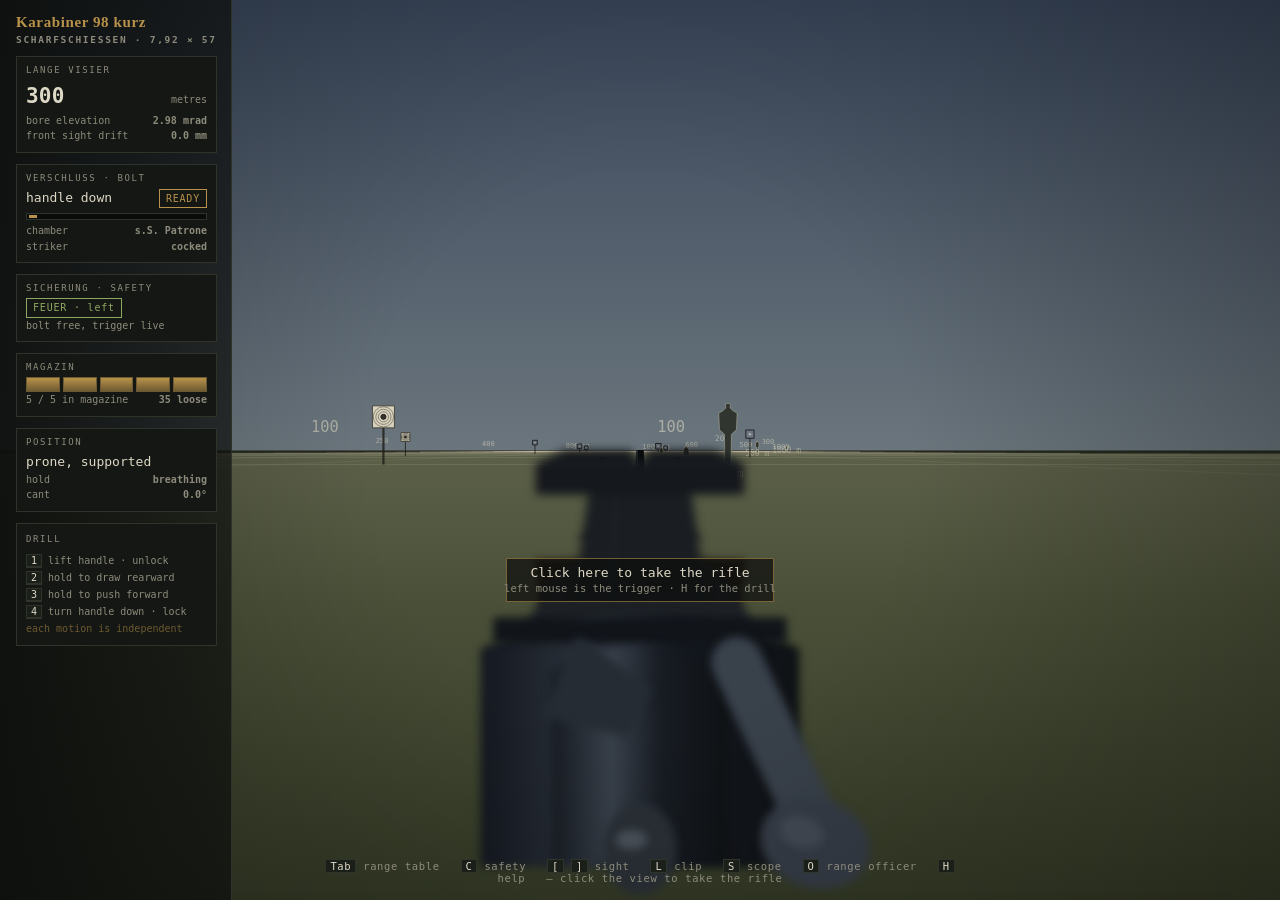
<file: kar98k.html>
<!doctype html>
<html lang="en">
<head>
<meta charset="utf-8">
<meta name="viewport" content="width=device-width, initial-scale=1">
<title>Schiessstand 98k</title>
<style>
/* Layout: full-bleed canvas, mechanical state pinned left, reference drawers right. */
:root{
  --bg:#0d0f0d; --panel:#141713; --panel-2:#1b1f1a; --line:#2e342a;
  --fg:#ded8c6; --fg-dim:#8d8b7c; --brass:#b8924a; --brass-dim:#6e5a32;
  --live:#8fa860; --warn:#c8872f; --bad:#a3442f; --steel:#7f8a93;
  --mono:ui-monospace,"Cascadia Mono","Consolas","DejaVu Sans Mono",monospace;
  --serif:"Iowan Old Style","Palatino Linotype",Palatino,Georgia,serif;
  color-scheme:dark;
}
*{box-sizing:border-box}
html,body{height:100%;margin:0}
body{background:var(--bg);color:var(--fg);font-family:var(--mono);font-size:13px;overflow:hidden;
     -webkit-font-smoothing:antialiased}
canvas#view{position:fixed;inset:0;width:100%;height:100%;display:block;cursor:crosshair}
.hidden{display:none!important}

/* ---- left: mechanical state ---- */
#mech{position:fixed;left:0;top:0;bottom:0;width:232px;padding:14px 14px 14px 16px;
  background:linear-gradient(90deg,rgba(13,15,13,.94),rgba(13,15,13,.72));
  border-right:1px solid var(--line);display:flex;flex-direction:column;gap:11px;overflow-y:auto}
#mech h1{font-family:var(--serif);font-size:15px;font-weight:600;letter-spacing:.04em;margin:0;color:var(--brass)}
#mech h1 small{display:block;font-family:var(--mono);font-size:9.5px;letter-spacing:.18em;
  text-transform:uppercase;color:var(--fg-dim);margin-top:3px}
.grp{border:1px solid var(--line);background:var(--panel);padding:8px 9px}
.grp>.lbl{font-size:9px;letter-spacing:.18em;text-transform:uppercase;color:var(--fg-dim);margin-bottom:5px}
.row{display:flex;justify-content:space-between;align-items:baseline;gap:8px;line-height:1.55}
.row b{font-weight:600;font-variant-numeric:tabular-nums}
.big{font-size:21px;font-weight:600;font-variant-numeric:tabular-nums;letter-spacing:.01em}
.sub{font-size:10px;color:var(--fg-dim)}
.tag{display:inline-block;padding:1px 6px;border:1px solid currentColor;font-size:10px;letter-spacing:.08em}
.t-fire{color:var(--live)} .t-safe{color:var(--warn)} .t-lock{color:var(--bad)} .t-ok{color:var(--brass)}
#boltbar{height:7px;background:#0a0c0a;border:1px solid var(--line);position:relative;margin:5px 0 3px}
#boltfill{position:absolute;top:1px;bottom:1px;left:1px;width:3px;background:var(--brass)}
#rounds{display:flex;gap:3px;margin-top:5px}
.rd{flex:1;height:15px;border:1px solid var(--brass-dim);background:#0a0c0a}
.rd.full{background:linear-gradient(180deg,var(--brass),var(--brass-dim))}
.keys{font-size:10px;color:var(--fg-dim);line-height:1.7}
.keys kbd{font-family:var(--mono);background:var(--panel-2);border:1px solid var(--line);
  border-bottom-width:2px;padding:0 4px;color:var(--fg);font-size:10px}

/* ---- right: reference drawers ---- */
#drawer{position:fixed;right:0;top:0;bottom:0;width:430px;background:rgba(13,15,13,.96);
  border-left:1px solid var(--line);display:flex;flex-direction:column;transform:translateX(100%);
  transition:transform .18s ease}
#drawer.open{transform:none}
#tabs{display:flex;border-bottom:1px solid var(--line);flex:0 0 auto;flex-wrap:wrap}
#tabs button{flex:1 1 auto;background:none;border:0;border-right:1px solid var(--line);color:var(--fg-dim);
  font-family:var(--mono);font-size:10px;letter-spacing:.1em;text-transform:uppercase;padding:9px 4px;cursor:pointer}
#tabs button:hover{color:var(--fg)}
#tabs button.on{color:var(--brass);background:var(--panel);box-shadow:inset 0 -2px 0 var(--brass)}
#tabbody{flex:1 1 auto;overflow-y:auto;padding:14px}
section.tab{display:none} section.tab.on{display:block}
section.tab h2{font-family:var(--serif);font-size:14px;margin:0 0 4px;color:var(--brass);font-weight:600}
section.tab p.note{font-size:11px;color:var(--fg-dim);line-height:1.6;margin:0 0 12px}
table{width:100%;border-collapse:collapse;font-variant-numeric:tabular-nums;font-size:11px}
th,td{text-align:right;padding:3px 5px;border-bottom:1px solid var(--line)}
th{color:var(--fg-dim);font-weight:400;font-size:9px;letter-spacing:.1em;text-transform:uppercase}
th:first-child,td:first-child{text-align:left}
tbody tr:hover{background:var(--panel)}
.fld{display:grid;grid-template-columns:1fr 92px;gap:6px;align-items:center;margin-bottom:7px}
.fld label{font-size:11px;color:var(--fg-dim)}
.fld input,.fld select{background:var(--panel-2);border:1px solid var(--line);color:var(--fg);
  font-family:var(--mono);font-size:11px;padding:4px 6px;width:100%;font-variant-numeric:tabular-nums}
.fld input:focus,.fld select:focus{outline:1px solid var(--brass);border-color:var(--brass)}
button.act{background:var(--panel-2);border:1px solid var(--brass-dim);color:var(--brass);
  font-family:var(--mono);font-size:11px;padding:6px 10px;cursor:pointer;letter-spacing:.06em}
button.act:hover{background:var(--brass-dim);color:#1a1a16}
.chips{display:flex;flex-wrap:wrap;gap:5px;margin-bottom:12px}
.chip{border:1px solid var(--line);background:var(--panel-2);color:var(--fg-dim);padding:4px 8px;
  font-size:10.5px;cursor:pointer}
.chip.on{border-color:var(--brass);color:var(--brass);background:var(--panel)}
.hr{height:1px;background:var(--line);margin:14px 0}
.pass{color:var(--live)} .fail{color:var(--bad)}
.hot{color:var(--warn)} .over{color:var(--bad)}
td.trans{color:var(--warn);font-weight:600}
td.trans::after{content:" 8";opacity:.6}
td.sub{color:var(--fg-dim)}
.fld input[readonly]{color:var(--brass);background:#101310;border-style:dashed}
pre.val{font-size:10.5px;line-height:1.65;margin:0;white-space:pre-wrap;color:var(--fg-dim)}

/* ---- transient message ---- */
#msg{position:fixed;left:50%;bottom:76px;transform:translateX(-50%);background:rgba(13,15,13,.9);
  border:1px solid var(--line);border-left:2px solid var(--brass);padding:6px 14px;font-size:12px;
  opacity:0;transition:opacity .2s;pointer-events:none;max-width:60vw;text-align:center}
#msg.show{opacity:1}
#hint{position:fixed;left:50%;bottom:16px;transform:translateX(-50%);font-size:10.5px;color:var(--fg-dim);
  letter-spacing:.06em;pointer-events:none;text-align:center}
#hint kbd{background:var(--panel-2);border:1px solid var(--line);padding:0 4px;color:var(--fg)}
#officer{position:fixed;right:446px;top:14px;width:214px;border:1px solid var(--brass-dim);
  background:rgba(13,15,13,.88);padding:9px 10px;font-size:11px;line-height:1.7}
#officer .lbl{font-size:9px;letter-spacing:.18em;text-transform:uppercase;color:var(--brass);margin-bottom:4px}
#officer.right0{right:14px}
@media (max-width:980px){#drawer{width:100%} #officer{display:none}}
</style>
</head>
<body>
<canvas id="view"></canvas>

<aside id="mech">
  <h1 id="wepName">Karabiner 98 kurz<small id="wepCal">Scharfschiessen &middot; 7,92 &times; 57</small></h1>

  <div class="grp">
    <div class="lbl" id="sightLbl">Lange Visier</div>
    <div class="row"><span class="big" id="sightV">300</span><span class="sub" id="sightUnit">metres</span></div>
    <div class="row sub"><span>bore elevation</span><b id="sightAng">&mdash;</b></div>
    <div class="row sub"><span>front sight drift</span><b id="driftV">0.0 mm</b></div>
  </div>

  <div class="grp">
    <div class="lbl">Verschluss &middot; bolt</div>
    <div class="row"><span id="boltRot">handle down</span><span class="tag t-ok" id="boltState">READY</span></div>
    <div id="boltbar"><div id="boltfill"></div></div>
    <div class="row sub"><span>chamber</span><b id="chamberV">&mdash;</b></div>
    <div class="row sub"><span>striker</span><b id="cockV">cocked</b></div>
  </div>

  <div class="grp">
    <div class="lbl">Sicherung &middot; safety</div>
    <div class="row"><span id="safetyV" class="tag t-fire">FEUER &middot; left</span></div>
    <div class="row sub" id="safetyNote">bolt free, trigger live</div>
  </div>

  <div class="grp">
    <div class="lbl">Magazin</div>
    <div id="rounds"></div>
    <div class="row sub"><span id="magV">5 in magazine</span><b id="beltV">40 loose</b></div>
  </div>

  <div class="grp">
    <div class="lbl">Position</div>
    <div class="row"><span id="stanceV">prone, supported</span></div>
    <div class="row sub"><span>hold</span><b id="holdV">steady</b></div>
    <div class="row sub"><span>cant</span><b id="cantV">0.0&deg;</b></div>
  </div>

  <div class="grp keys">
    <div class="lbl">Drill</div>
    <div id="drill">
      <kbd>1</kbd> lift handle &middot; unlock<br>
      <kbd>2</kbd> hold to draw rearward<br>
      <kbd>3</kbd> hold to push forward<br>
      <kbd>4</kbd> turn handle down &middot; lock<br>
      <span style="color:var(--brass-dim)">each motion is independent</span>
    </div>
  </div>
</aside>

<div id="officer" class="hidden">
  <div class="lbl">Range officer</div>
  <div class="row"><span>lane</span><b id="ofSol">&mdash;</b></div>
  <div class="row"><span>drop at target</span><b id="ofDrop">&mdash;</b></div>
  <div class="row"><span>wind drift</span><b id="ofWind">&mdash;</b></div>
  <div class="row"><span>spin drift</span><b id="ofSpin">&mdash;</b></div>
  <div class="row"><span>time of flight</span><b id="ofTof">&mdash;</b></div>
  <div class="row"><span>required lead</span><b id="ofLead">&mdash;</b></div>
</div>

<div id="msg"></div>
<div id="hint"><kbd>Tab</kbd> range table &nbsp; <kbd>C</kbd> safety &nbsp; <kbd>[</kbd> <kbd>]</kbd> sight &nbsp; <kbd>L</kbd> clip &nbsp; <kbd>S</kbd> scope &nbsp; <kbd>O</kbd> range officer &nbsp; <kbd>H</kbd> help &nbsp; &mdash; click the view to take the rifle</div>

<aside id="drawer">
  <nav id="tabs">
    <button data-tab="card" class="on">Range card</button>
    <button data-tab="atmo">Weather</button>
    <button data-tab="ammo">Ammunition</button>
    <button data-tab="bench">Armourer</button>
    <button data-tab="range">Range</button>
    <button data-tab="log">Shot log</button>
    <button data-tab="val">Checks</button>
  </nav>
  <div id="tabbody">
    <section class="tab on" data-tab="card">
      <h2>Firing table</h2>
      <p class="note">Computed live by RK4 integration of the current load through the current
      air, with the sight set as shown. Drop is measured from the line of sight. A Mach figure
      marked &asymp; is inside the transonic band, where the bullet is being upset and groups
      open up; a dim one is subsonic.</p>
      <table><thead><tr><th>Range</th><th>Drop</th><th>Dial</th><th>Drift</th><th>Spin</th><th>V</th><th>Mach</th><th>E</th><th>TOF</th></tr></thead>
      <tbody id="cardBody"></tbody></table>
    </section>

    <section class="tab" data-tab="atmo">
      <h2>Station weather</h2>
      <p class="note">Density is humid-air density from these values, not a constant. Everything
      downstream &mdash; drag, Mach number, stability &mdash; follows from it.</p>
      <div class="fld"><label>Temperature &deg;C</label><input id="aTemp" type="number" step="1" value="15"></div>
      <div class="fld"><label>Station pressure hPa</label><input id="aPres" type="number" step="1" value="1013"></div>
      <div class="fld"><label>Relative humidity %</label><input id="aHum" type="number" step="1" value="50"></div>
      <div class="fld"><label>Altitude m sets pressure</label><input id="aAlt" type="number" step="10" value="0"></div>
      <div class="hr"></div>
      <div class="fld"><label>Wind speed m/s</label><input id="aWind" type="number" step="0.5" value="3"></div>
      <div class="fld"><label>Wind from, clock face</label><input id="aWindDir" type="number" step="1" min="1" max="12" value="9"></div>
      <div class="fld"><label>Gusting &plusmn; m/s</label><input id="aGust" type="number" step="0.5" value="1.5"></div>
      <div class="hr"></div>
      <div class="fld"><label>Latitude &deg;N</label><input id="aLat" type="number" step="1" value="52"></div>
      <div class="fld"><label>Firing azimuth &deg;</label><input id="aAz" type="number" step="5" value="0"></div>
      <div class="fld"><label>Coriolis</label><select id="aCor"><option value="1">modelled</option><option value="0">off</option></select></div>
      <div class="fld"><label>Spin drift</label><select id="aSpin"><option value="1">modelled</option><option value="0">off</option></select></div>
      <div class="hr"></div>
      <div class="row sub"><span>air density</span><b id="aRho">&mdash;</b></div>
      <div class="row sub"><span>speed of sound</span><b id="aSos">&mdash;</b></div>
      <div class="row sub"><span>density altitude</span><b id="aDa">&mdash;</b></div>
      <div class="row sub"><span>stability factor Sg</span><b id="aSg">&mdash;</b></div>
    </section>

    <section class="tab" data-tab="ammo">
      <h2>Patrone</h2>
      <p class="note">Service loads as issued, plus a bench where every figure is yours to set.
      Muzzle velocity is not one of them: it is what the charge does to the bullet in front of
      it, so a heavier bullet behind the same powder simply leaves slower. The sight leaf does
      not know what you loaded either &mdash; it commands the angle it was graduated for, so a
      different load prints exactly the error it should.</p>
      <div class="chips" id="ammoChips"></div>
      <div class="fld"><label>Designation</label><input id="mName" value=""></div>
      <div class="fld"><label>Bullet mass g</label><input id="mMass" type="number" step="0.01"></div>
      <div class="fld"><label>Powder</label><select id="mPowder"></select></div>
      <div class="fld"><label>Charge g</label><input id="mCharge" type="number" step="0.05"></div>
      <div class="fld"><label>Muzzle velocity m/s</label><input id="mMV" type="number" readonly></div>
      <div class="fld"><label>Drag family</label><select id="mDrag"><option value="G7">G7 boat-tail</option><option value="G1">G1 flat base</option></select></div>
      <div class="fld"><label>Ballistic coefficient</label><input id="mBC" type="number" step="0.001"></div>
      <div class="fld"><label>Bullet diameter mm</label><input id="mDia" type="number" step="0.01"></div>
      <div class="fld"><label>Bullet length mm</label><input id="mLen" type="number" step="0.1"></div>
      <div class="fld"><label>Transonic behaviour</label><select id="mTrans">
        <option value="0.90">Sails through, match boat-tail</option>
        <option value="0.72">Good, service boat-tail</option>
        <option value="0.55">Poor, short or flat base</option>
        <option value="0.40">Upsets badly, blunt</option></select></div>
      <div class="fld"><label>Core</label><select id="mCore">
        <option value="0.25">Lead</option>
        <option value="0.70">Mild steel</option>
        <option value="1.00">Hardened steel, AP</option>
        <option value="1.35">Tungsten carbide</option></select></div>
      <div class="fld"><label>Velocity SD m/s</label><input id="mSD" type="number" step="0.5"></div>
      <div class="fld"><label>Powder temp m/s per &deg;C</label><input id="mTemp" type="number" step="0.1"></div>
      <div style="display:flex;gap:7px;margin-top:10px"><button class="act" id="mApply">Load this</button>
        <button class="act" id="mReset">Restore issue load</button></div>
      <div class="hr"></div>
      <div class="row sub"><span>peak chamber pressure</span><b id="mPress">&mdash;</b></div>
      <div class="row sub"><span>penetration at 100 m</span><b id="mPen">&mdash;</b></div>
      <div class="row sub"><span>goes transonic at</span><b id="mTransR">&mdash;</b></div>
      <div class="row sub"><span>case fill</span><b id="mFill">&mdash;</b></div>
      <div class="row sub"><span>sectional density</span><b id="mSDen">&mdash;</b></div>
      <div class="row sub"><span>form factor i</span><b id="mForm">&mdash;</b></div>
      <div class="row sub"><span>muzzle energy</span><b id="mE">&mdash;</b></div>
      <div class="row sub"><span>free recoil</span><b id="mRec">&mdash;</b></div>
    </section>

    <section class="tab" data-tab="bench">
      <h2>Armourer's bench</h2>
      <p class="note">The 98k has no windage adjustment in the field. Lateral zero is changed
      only here, by drifting the front sight blade in its dovetail. Drifting the blade right
      moves the strike left.</p>
      <div class="fld"><label>Blade drift mm</label><input id="bDrift" type="number" step="0.1" value="0"></div>
      <div class="row sub"><span>angular correction</span><b id="bMoa">0.0 MOA</b></div>
      <div class="row sub"><span>at 300 m</span><b id="bAt300">0.0 cm</b></div>
      <div class="hr"></div>
      <h2>Weapon</h2>
      <div class="fld"><label>In your hands</label><select id="bWeapon"></select></div>
      <div class="fld"><label>Barrel mm</label><input id="bBarrel" type="number" step="5"></div>
      <div class="row sub"><span>cartridge</span><b id="bCal">&mdash;</b></div>
      <div class="row sub"><span>action</span><b id="bAction">&mdash;</b></div>
      <div class="hr"></div>
      <div class="fld"><label>Optic</label><select id="bOptic"><option value="irons">Lange Visier, irons</option><option value="zf41">ZF41 1.5&times;</option><option value="mil">ZF-D 3-18&times; mil</option></select></div>
      <div class="fld"><label>Mechanical precision MOA</label><input id="bPrec" type="number" step="0.1" value="1.5"></div>
      <div class="fld"><label>Barrel twist mm/turn</label><input id="bTwist" type="number" step="5" value="240"></div>
      <div class="fld"><label>Sight height mm</label><input id="bSH" type="number" step="0.5" value="25"></div>
      <div class="hr"></div>
      <h2>Drill</h2>
      <div class="fld"><label>Short-stroke stoppages</label><select id="bJam"><option value="1">modelled</option><option value="0">off</option></select></div>
      <div class="fld"><label>Bolt travel keys</label><select id="bHold"><option value="1">hold to stroke</option><option value="0">tap completes stroke</option></select></div>
      <div class="fld"><label>Field of view &deg;</label><input id="bFov" type="number" step="1" value="14"></div>
    </section>

    <section class="tab" data-tab="range">
      <h2>Range wizard</h2>
      <p class="note">Put what you like where you like. Targets are kept in range order, and a
      mover traverses about the lane you give it. Everything downstream &mdash; the firing table,
      the range officer, mil ranging &mdash; follows whatever is standing out there.</p>
      <div class="fld"><label>Target</label><select id="wType"></select></div>
      <div class="fld"><label>Range m</label><input id="wRange" type="number" step="25" value="300"></div>
      <div class="fld"><label>Lane, m right of centre</label><input id="wOff" type="number" step="1" value="0"></div>
      <div class="fld"><label>Traverse &plusmn; m, 0 for static</label><input id="wAmp" type="number" step="1" value="0"></div>
      <div class="fld"><label>Traverse speed m/s</label><input id="wSpeed" type="number" step="0.1" value="1.5"></div>
      <div style="display:flex;gap:7px;margin-top:10px;flex-wrap:wrap">
        <button class="act" id="wAdd">Place it</button>
        <button class="act" id="wClear">Clear the range</button>
        <button class="act" id="wReset">Standard range</button>
      </div>
      <div class="hr"></div>
      <div class="fld"><label>Range markings</label><select id="wMarks">
        <option value="1">shown</option><option value="0">hidden</option></select></div>
      <div class="hr"></div>
      <h2>Standing on the range</h2>
      <table><thead><tr><th>Range</th><th>Lane</th><th>Target</th><th>Traverse</th><th></th></tr></thead>
      <tbody id="wList"></tbody></table>
    </section>

    <section class="tab" data-tab="log">
      <h2>Shot log</h2>
      <p class="note">Call your own shots. Every round fired, newest first. Vert and Horz are
      the strike measured from where the sights were pointed.</p>
      <table><thead><tr><th>#</th><th>Rge</th><th>Leaf</th><th>TOF</th><th>V imp</th><th>Energy</th><th>Vert</th><th>Horz</th><th></th></tr></thead>
      <tbody id="logBody"></tbody></table>
    </section>

    <section class="tab" data-tab="val">
      <h2>Model checks</h2>
      <p class="note">Run against published 7,92 &times; 57 s.S. data and against the solver's own
      internal consistency. These run once at load; the same output goes to the console.</p>
      <pre class="val" id="valOut">running...</pre>
      <button class="act" id="valRerun" style="margin-top:12px">Run again</button>
    </section>
  </div>
</aside>
<script>
"use strict";
/* ==========================================================================
   1. BALLISTIC CORE
   Frame: x downrange, y right, z up. SI units everywhere.
   ========================================================================== */

const G0 = 9.80665;              // m/s^2
const OMEGA_E = 7.292115e-5;     // rad/s, earth rotation
const RD = 287.058, RV = 461.495;
const LB_IN2_TO_KG_M2 = 703.0696;   // 1 lb/in^2 expressed as kg/m^2
const MOA = Math.PI / (180 * 60);
/* Line of sight above the bore axis on a 98k: barrel radius at the muzzle plus
   the front sight band and blade. This is what the leaf was graduated around. */
const REF_SH = 0.025;
const BARREL_R = 0.00725;           // muzzle outside radius
const SIGHT_RADIUS = 0.503;         // rear notch to front blade
const EYE_REAR = 0.45;              // eye to rear notch, head on the comb

const d2r = d => d * Math.PI / 180;
const r2d = r => r * 180 / Math.PI;

/* -- standard drag functions, Cd against Mach -----------------------------
   Tabulated; interpolated linearly in Mach. The transonic hump between
   M 0.9 and M 1.2 is the whole reason a single constant Cd cannot work. */
const DRAG = {
  G7: [[0.00,0.1198],[0.05,0.1197],[0.30,0.1196],[0.50,0.1193],[0.60,0.1169],
       [0.70,0.1176],[0.80,0.1215],[0.85,0.1265],[0.875,0.1303],[0.90,0.1341],
       [0.925,0.1403],[0.95,0.1510],[0.975,0.1725],[1.00,0.2093],[1.025,0.2519],
       [1.05,0.2834],[1.075,0.3064],[1.10,0.3199],[1.125,0.3290],[1.15,0.3340],
       [1.20,0.3378],[1.25,0.3356],[1.30,0.3305],[1.40,0.3193],[1.50,0.3079],
       [1.60,0.2975],[1.80,0.2790],[2.00,0.2642],[2.20,0.2519],[2.50,0.2369],
       [3.00,0.2178],[3.50,0.2047],[4.00,0.1944],[5.00,0.1797]],
  G1: [[0.00,0.2629],[0.05,0.2558],[0.10,0.2487],[0.20,0.2394],[0.30,0.2344],
       [0.40,0.2278],[0.50,0.2305],[0.60,0.2842],[0.70,0.3379],[0.725,0.3785],
       [0.75,0.4032],[0.775,0.4235],[0.80,0.4405],[0.825,0.4566],[0.85,0.4724],
       [0.875,0.4882],[0.90,0.5041],[0.925,0.5283],[0.95,0.5641],[0.975,0.6150],
       [1.00,0.6613],[1.025,0.6904],[1.05,0.7055],[1.075,0.7129],[1.10,0.7154],
       [1.15,0.7103],[1.20,0.6998],[1.30,0.6753],[1.40,0.6495],[1.50,0.6255],
       [1.60,0.6045],[1.80,0.5699],[2.00,0.5429],[2.20,0.5216],[2.50,0.4988],
       [3.00,0.4752],[3.50,0.4625],[4.00,0.4552],[5.00,0.4461]]
};
function cdStd(table, mach){
  const t = table;
  if (mach <= t[0][0]) return t[0][1];
  const last = t.length - 1;
  if (mach >= t[last][0]) return t[last][1];
  let lo = 0, hi = last;
  while (hi - lo > 1){ const mid = (lo + hi) >> 1; if (t[mid][0] <= mach) lo = mid; else hi = mid; }
  const f = (mach - t[lo][0]) / (t[hi][0] - t[lo][0]);
  return t[lo][1] + f * (t[hi][1] - t[lo][1]);
}

/* -- transonic upset -----------------------------------------------------
   Going through the sound barrier is not a drag problem; the tables above
   already handle that. It is a yaw problem. Between roughly M1.25 and M0.80
   the centre of pressure lurches forward and the aerodynamic moments turn
   erratic, and whatever yaw that induces no longer damps out, so the bullet
   flies slightly sideways for the rest of its trip.

   Deriving that from first principles needs the dynamic stability factor and
   a Cma curve per bullet, neither of which exist here. What follows is an
   explicit empirical overlay: a small lateral acceleration applied only while
   the bullet is inside the band, fixed in direction for a given shot and
   random between shots, scaled by how well the bullet is likely to take it.
   Call it a model of the consequence rather than of the cause. */
const TRANSONIC_HI = 1.25, TRANSONIC_LO = 0.80;
const TRANSONIC_ACCEL = 2.6;        // m/s^2 at full upset, calibrated below
function transonicUpset(ammo, sg){
  const q = ammo.transonic != null ? ammo.transonic : 0.65;   // 1 sails through
  return (1 - q) * Math.max(0.25, Math.min(1, 2.2 / Math.max(0.6, sg)));
}
/* For the firing table and the solution: a yawing bullet really does drag
   harder, and that extra drop is systematic, so predictions should carry it.
   What they must not carry is the lateral kick, which is random per shot. */
function meanYaw(ammo, sg){
  const up = transonicUpset(ammo, sg);
  return up < 0.001 ? null : { mag: up, accel: 0, cy: 0, sy: 0 };
}
function makeYaw(ammo, sg){
  const up = transonicUpset(ammo, sg);
  if (up < 0.001) return null;
  const a = Math.random() * Math.PI * 2;
  return { mag: up, accel: TRANSONIC_ACCEL * up, cy: Math.cos(a), sy: Math.sin(a) };
}

/* -- atmosphere ---------------------------------------------------------- */
function saturationPressure(tC){           // Buck equation, hPa
  return 6.1121 * Math.exp((18.678 - tC / 234.5) * (tC / (257.14 + tC)));
}
function airDensity(tC, pHpa, rhPct){      // humid air, kg/m^3
  const T = tC + 273.15;
  const pv = (rhPct / 100) * saturationPressure(tC);
  const pd = pHpa - pv;
  return (pd * 100) / (RD * T) + (pv * 100) / (RV * T);
}
function speedOfSound(tC){ return 20.0468 * Math.sqrt(tC + 273.15); }
function pressureAtAltitude(h){ return 1013.25 * Math.pow(1 - 2.25577e-5 * h, 5.25588); }
function densityAltitude(rho){             // metres, inverted ISA
  return (1 - Math.pow(rho / 1.225, 1 / 4.2559)) / 2.25577e-5 * 1.0;
}

/* -- gyroscopic stability, Miller twist rule ----------------------------- */
function millerSg(ammo, twist_m, rho, mv){
  const dIn = ammo.dia / 0.0254;
  const lCal = (ammo.len / ammo.dia);
  const tCal = (twist_m / 0.0254) / dIn;
  const grains = ammo.mass * 15432.358;
  let sg = 30 * grains / (tCal * tCal * Math.pow(dIn, 3) * lCal * (1 + lCal * lCal));
  sg *= Math.pow((mv / 0.3048) / 2800, 1 / 3);   // velocity correction
  sg *= 1.225 / rho;                             // air density correction
  return sg;
}

/* -- the integrator ------------------------------------------------------
   Classical RK4 on the 6-state [pos, vel]. Drag acts on velocity relative
   to the air mass, so wind is a genuine vector and not a lateral fudge. */
function makeEnv(cfg){
  const rho = airDensity(cfg.tempC, cfg.pressHpa, cfg.humidity);
  const sos = speedOfSound(cfg.tempC);
  // wind "from the 9 o'clock" means it blows towards 3 o'clock, i.e. to the right
  // 12 o'clock is downrange, 3 is to the right. A wind "from 9" blows to the right.
  const clock = cfg.windClock || 12;
  const fromAngle = (clock % 12) * Math.PI / 6;
  const wx = -cfg.windSpeed * Math.cos(fromAngle);
  const wy = -cfg.windSpeed * Math.sin(fromAngle);
  const lat = d2r(cfg.latitude), az = d2r(cfg.azimuth);
  return {
    rho, sos, wind: [wx, wy, 0],
    coriolis: cfg.coriolis ? { lat, az } : null,
    spin: !!cfg.spinDrift
  };
}
function coriolisAccel(v, cor){
  // Step out to ENU (right handed), apply -2 omega x v, come back.
  const sa = Math.sin(cor.az), ca = Math.cos(cor.az);
  const fx = [sa, ca, 0];            // downrange unit vector in ENU
  const ry = [ca, -sa, 0];           // right
  const uz = [0, 0, 1];
  const ve = v[0]*fx[0] + v[1]*ry[0] + v[2]*uz[0];
  const vn = v[0]*fx[1] + v[1]*ry[1] + v[2]*uz[1];
  const vu = v[0]*fx[2] + v[1]*ry[2] + v[2]*uz[2];
  const oe = 0, on = OMEGA_E * Math.cos(cor.lat), ou = OMEGA_E * Math.sin(cor.lat);
  const ae = -2 * (on * vu - ou * vn);
  const an = -2 * (ou * ve - oe * vu);
  const au = -2 * (oe * vn - on * ve);
  return [ae*fx[0] + an*fx[1] + au*fx[2],
          ae*ry[0] + an*ry[1] + au*ry[2],
          ae*uz[0] + an*uz[1] + au*uz[2]];
}
function accel(pos, vel, ammo, env, yaw){
  const vx = vel[0] - env.wind[0], vy = vel[1] - env.wind[1], vz = vel[2] - env.wind[2];
  const v = Math.hypot(vx, vy, vz);
  let ax = 0, ay = 0, az = -G0;
  if (v > 1e-6){
    const mach = v / env.sos;
    const inBand = yaw && mach < TRANSONIC_HI && mach > TRANSONIC_LO;
    let cd = cdStd(DRAG[ammo.drag], mach);
    if (inBand) cd *= 1 + 0.35 * yaw.mag;     // a yawing bullet drags harder
    if (inBand){ ay += yaw.accel * yaw.cy; az += yaw.accel * yaw.sy; }
    // a = (pi/8) rho v^2 Cd / (BC * 703.07)   -- BC in lb/in^2
    const k = (Math.PI / 8) * env.rho * v * cd / (ammo.bc * LB_IN2_TO_KG_M2);
    ax -= k * vx; ay -= k * vy; az -= k * vz;
  }
  if (env.coriolis){
    const c = coriolisAccel(vel, env.coriolis);
    ax += c[0]; ay += c[1]; az += c[2];
  }
  return [ax, ay, az];
}

/* Fire one bullet. Returns the sampled path plus a crossing lookup.
   elev / azim are the BORE angles; the muzzle sits sightHeight below the
   line of sight, which is the geometry that makes a zero a zero. */
function trajectory(opts){
  const { ammo, env, elev, azim, mv, sightHeight, maxRange, maxTime, dt, yaw } = opts;
  const step = dt || 5e-4;
  const tmax = maxTime || 12;
  const limit = maxRange || 2200;

  const ce = Math.cos(elev), se = Math.sin(elev);
  let pos = [0, 0, -sightHeight];
  let vel = [mv * ce * Math.cos(azim), mv * ce * Math.sin(azim), mv * se];
  let t = 0;

  // spin drift is a function of time of flight, applied as a lateral offset
  const sg = opts.sg || 0;
  const spinAt = env.spin && sg > 0
    ? (tt) => 1.25 * (sg + 1.2) * Math.pow(tt, 1.83) * 0.0254
    : () => 0;

  const path = [{ t: 0, p: pos.slice(), v: vel.slice(), sd: 0 }];
  let guard = 0;
  while (t < tmax && pos[0] < limit && guard++ < 400000){
    const p0 = pos, v0 = vel;
    const a1 = accel(p0, v0, ammo, env, yaw);
    const p2 = [p0[0]+v0[0]*step/2, p0[1]+v0[1]*step/2, p0[2]+v0[2]*step/2];
    const v2 = [v0[0]+a1[0]*step/2, v0[1]+a1[1]*step/2, v0[2]+a1[2]*step/2];
    const a2 = accel(p2, v2, ammo, env, yaw);
    const p3 = [p0[0]+v2[0]*step/2, p0[1]+v2[1]*step/2, p0[2]+v2[2]*step/2];
    const v3 = [v0[0]+a2[0]*step/2, v0[1]+a2[1]*step/2, v0[2]+a2[2]*step/2];
    const a3 = accel(p3, v3, ammo, env, yaw);
    const p4 = [p0[0]+v3[0]*step, p0[1]+v3[1]*step, p0[2]+v3[2]*step];
    const v4 = [v0[0]+a3[0]*step, v0[1]+a3[1]*step, v0[2]+a3[2]*step];
    const a4 = accel(p4, v4, ammo, env, yaw);

    pos = [p0[0] + step/6*(v0[0]+2*v2[0]+2*v3[0]+v4[0]),
           p0[1] + step/6*(v0[1]+2*v2[1]+2*v3[1]+v4[1]),
           p0[2] + step/6*(v0[2]+2*v2[2]+2*v3[2]+v4[2])];
    vel = [v0[0] + step/6*(a1[0]+2*a2[0]+2*a3[0]+a4[0]),
           v0[1] + step/6*(a1[1]+2*a2[1]+2*a3[1]+a4[1]),
           v0[2] + step/6*(a1[2]+2*a2[2]+2*a3[2]+a4[2])];
    t += step;
    path.push({ t, p: pos.slice(), v: vel.slice(), sd: spinAt(t) });
  }
  return {
    path,
    /* Interpolated state where the bullet crosses a vertical plane at range x.
       Lateral value already carries the spin drift. */
    at(x){
      if (x <= 0 || path[path.length-1].p[0] < x) return null;
      let lo = 0, hi = path.length - 1;
      while (hi - lo > 1){ const m = (lo+hi)>>1; if (path[m].p[0] <= x) lo = m; else hi = m; }
      const A = path[lo], B = path[hi];
      const f = (x - A.p[0]) / (B.p[0] - A.p[0] || 1);
      const lerp = (a, b) => a + f * (b - a);
      const sd = lerp(A.sd, B.sd);
      return {
        t: lerp(A.t, B.t),
        y: lerp(A.p[1], B.p[1]) + sd,
        z: lerp(A.p[2], B.p[2]),
        sd,
        vx: lerp(A.v[0], B.v[0]), vy: lerp(A.v[1], B.v[1]), vz: lerp(A.v[2], B.v[2]),
        speed: Math.hypot(lerp(A.v[0],B.v[0]), lerp(A.v[1],B.v[1]), lerp(A.v[2],B.v[2]))
      };
    }
  };
}

/* Bore elevation that puts the strike on the line of sight at range R.
   Secant iteration; the miss distance is smooth and monotone in the angle,
   so it converges in four or five passes. */
function solveElevation(range, ammo, env, mv, sightHeight, sg, yaw){
  const miss = (e) => {
    const tr = trajectory({ ammo, env, elev: e, azim: 0, mv, sightHeight,
                            maxRange: range + 5, dt: 1e-3, sg, yaw });
    const c = tr.at(range);
    return c ? c.z : 1e6;
  };
  let e0 = Math.atan2(sightHeight, range) + 0.0005;
  let e1 = e0 + 0.004;
  let f0 = miss(e0), f1 = miss(e1);
  for (let i = 0; i < 24 && Math.abs(f1) > 0.002; i++){
    const de = f1 - f0;
    if (Math.abs(de) < 1e-12) break;
    const e2 = e1 - f1 * (e1 - e0) / de;
    e0 = e1; f0 = f1; e1 = Math.max(0, Math.min(0.35, e2)); f1 = miss(e1);
  }
  return e1;
}

/* ==========================================================================
   2. AMMUNITION
   ========================================================================== */
const AMMO_LIB = [
  { id:"sS",  cal:"792x57", name:"s.S. Patrone",        mass:0.01280, mv:760, drag:"G7", bc:0.280,
    dia:0.00820, len:0.0353, sd:8,  tempSens:0.80, pen:0.25, transonic:0.72,
    note:"schweres Spitzgeschoss, 1934 issue. What the Lange Visier is graduated for." },
  { id:"S",   cal:"792x57", name:"S-Patrone (1905)",    mass:0.00990, mv:880, drag:"G7", bc:0.200,
    dia:0.00820, len:0.0283, sd:9,  tempSens:1.00, pen:0.25, transonic:0.55,
    note:"Light spitzer. Flat early, sheds velocity fast, shoots high on a 98k leaf." },
  { id:"SmE", cal:"792x57", name:"S.m.E. (steel core)", mass:0.01155, mv:785, drag:"G7", bc:0.255,
    dia:0.00820, len:0.0350, sd:9,  tempSens:0.90, pen:0.70, transonic:0.72,
    note:"Wartime iron-core economy load." },
  { id:"SmK", cal:"792x57", name:"S.m.K. (AP)",         mass:0.01180, mv:785, drag:"G7", bc:0.250,
    dia:0.00820, len:0.0355, sd:9,  tempSens:0.90, pen:1.00, transonic:0.72,
    note:"Hardened steel core, armour piercing." },
  { id:"SmKH",cal:"792x57", name:"S.m.K.H. (Hartkern)",   mass:0.01160, mv:0, drag:"G7", bc:0.252,
    dia:0.00820, len:0.0352, sd:9,  tempSens:0.90, pen:1.35, transonic:0.72,
    powder:"ns", charge:0.00283,
    note:"Spitzgeschoss mit Hartkern: tungsten carbide core, the best armour-piercing "
       + "round the cartridge had. Tungsten shortages pulled it out of small-arms issue from 1942." },
  { id:"mod", cal:"792x57", name:"196 gr soft point",   mass:0.01270, mv:730, drag:"G1", bc:0.400,
    dia:0.00823, len:0.0320, sd:6,  tempSens:0.70, pen:0.18, transonic:0.40,
    note:"Modern commercial. Flat base, so G1 is the right family." },

  { id:"m855", cal:"556x45", name:"M855 5,56 NATO",      mass:0.00400, drag:"G7", bc:0.151,
    dia:0.00570, len:0.0230, sd:7, tempSens:0.90, pen:0.45, transonic:0.55,
    powder:"ns", charge:0.00178,
    note:"NATO ball with a mild steel penetrator tip. 880 m/s from a 368 mm barrel." },
  { id:"mk262",cal:"556x45", name:"Mk262 77 gr OTM",     mass:0.00499, drag:"G7", bc:0.191,
    dia:0.00570, len:0.0254, sd:6, tempSens:0.90, pen:0.22, transonic:0.90,
    powder:"ns", charge:0.00172,
    note:"Heavy open-tip match. The round that makes a short barrel worth shooting far." },
  { id:"9fmj", cal:"9x19",   name:"9 mm 115 gr FMJ",     mass:0.00745, drag:"G1", bc:0.125,
    dia:0.00901, len:0.0155, sd:5, tempSens:0.50, pen:0.20, transonic:0.55,
    powder:"ns", charge:0.00040,
    note:"Service ball. Barely supersonic at the muzzle and subsonic well inside 50 m." },
  { id:"9sub", cal:"9x19",   name:"9 mm 147 gr subsonic",mass:0.00953, drag:"G1", bc:0.191,
    dia:0.00901, len:0.0185, sd:4, tempSens:0.50, pen:0.18, transonic:0.55,
    powder:"ns", charge:0.00026,
    note:"Heavy and slow on purpose: never breaks the sound barrier, so there is no crack." },
  { id:"b32",  cal:"145x114",name:"B-32 API",            mass:0.06440, drag:"G7", bc:0.320,
    dia:0.01488, len:0.0510, sd:8, tempSens:1.20, pen:1.00, transonic:0.72,
    powder:"ns", charge:0.03000,
    note:"Armour-piercing incendiary, hardened steel core. 64 grams at 980 m/s." }
];

/* The rack. Barrel, twist, sight height, magazine, action and mass all come
   from here, so choosing a weapon reconfigures the model rather than merely
   swapping the cartridge. */
const WEAPONS = [
  { id:"k98k",   name:"Karabiner 98 kurz", cal:"792x57",  barrel:0.600, twist:0.240,
    sightH:0.025, mag:5,  action:"bolt", precision:1.5, mass:4.0,  ammo:"sS",
    irons:{ name:"Lange Visier", min:100, max:2000, step:100 }, optics:["irons","zf41","mil"] },
  { id:"hk416",  name:"HK416 D14.5RS",     cal:"556x45",  barrel:0.368, twist:0.178,
    sightH:0.065, mag:30, action:"semi", precision:1.2, mass:3.6,  ammo:"m855",
    irons:{ name:"Drum sight",   min:100, max:400,  step:100 }, front:"wings",
    optics:["irons","mil"] },
  { id:"mp5",    name:"MP5A3",             cal:"9x19",    barrel:0.225, twist:0.254,
    sightH:0.055, mag:30, action:"semi", precision:3.0, mass:3.0,  ammo:"9fmj",
    irons:{ name:"Rotary drum",  min:25,  max:100,  step:25  }, front:"hood",
    optics:["irons","mil"] },
  { id:"snipex", name:"Snipex Alligator",  cal:"145x114", barrel:1.200, twist:0.420,
    sightH:0.075, mag:1,  action:"bolt", precision:1.0, mass:25.0, ammo:"b32",
    irons:null, optics:["mil"] }
];
function weapon(){ return WEAPONS.find(w => w.id === S.weapon) || WEAPONS[0]; }
const ammoFor = cal => AMMO_LIB.filter(a => a.cal === cal);
const cloneAmmo = a => JSON.parse(JSON.stringify(a));

/* ==========================================================================
   2b. INTERNAL BALLISTICS
   Muzzle velocity is not something you type in: it is what the charge does to
   the bullet you put in front of it. Energy balance, with the gas treated as
   moving at half the bullet's speed (the Lagrange correction), which is why a
   bigger charge gives steadily less back:

       eta * E_powder * C  =  1/2 * (m + C/2) * v^2

   eta is the fraction of the chemical energy that ends up as bullet kinetic
   energy. Calibrated against the s.S. Patrone: 12.8 g at 760 m/s on 2.85 g of
   single-base powder is 3.7 kJ out of 11.4 kJ burnt, so eta is about a third,
   which is where service rifles actually sit.
   ========================================================================== */
const POWDERS = [
  { id:"ns",   name:"Single base, nitrocellulose", E:4.00e6, beta:1.00, bulk:0.95 },
  { id:"db",   name:"Double base, nitroglycerine", E:4.60e6, beta:1.22, bulk:1.00 },
  { id:"prog", name:"Progressive rifle powder",    E:4.20e6, beta:0.78, bulk:0.92 }
];
const powderBy = id => POWDERS.find(p => p.id === id) || POWDERS[0];

/* Each cartridge carries its own efficiency, fitted to its real load data: the
   published charge, bullet and velocity out of a stated barrel. One constant
   cannot span a pistol and an anti-materiel rifle, and pretending otherwise
   put the 9 mm charge 45% out. Barrel length then moves that efficiency from
   the cartridge's own reference length, because a longer barrel captures more
   expansion work. */
const BARREL_EXP = 0.35;
const CARTRIDGES = {
  "792x57":  { name:"7,92 × 57 Mauser",  caseCC:4.09, pService:300e6, pMax:390e6,
               eta:0.360, refBarrel:0.600, massRef:0.01280, chargeRef:0.00285 },
  "556x45":  { name:"5,56 × 45 NATO",    caseCC:1.85, pService:380e6, pMax:430e6,
               eta:0.266, refBarrel:0.368, massRef:0.00400, chargeRef:0.00178 },
  "9x19":    { name:"9 × 19 Parabellum", caseCC:0.86, pService:210e6, pMax:235e6,
               eta:0.364, refBarrel:0.225, massRef:0.00745, chargeRef:0.00040 },
  "145x114": { name:"14,5 × 114",        caseCC:42.0, pService:330e6, pMax:360e6,
               eta:0.318, refBarrel:1.200, massRef:0.06440, chargeRef:0.03000 }
};
const cartridgeBy = cal => CARTRIDGES[cal] || CARTRIDGES["792x57"];
const etaFor = (cal, barrel) => {
  const ct = cartridgeBy(cal);
  return ct.eta * Math.pow((barrel || ct.refBarrel) / ct.refBarrel, BARREL_EXP);
};
const CASE_CC = 4.09;
const P_CIP = 390e6;
const P_PROOF = 510e6;

function mvFromCharge(charge, mass, powderId, cal, barrel){
  if (!(charge > 0) || !(mass > 0)) return 0;
  const E = powderBy(powderId).E;
  return Math.sqrt(2 * etaFor(cal, barrel) * E * charge / (mass + charge/2));
}
/* Inverted, so a load can be given the charge that actually produces its
   published muzzle velocity instead of a guessed one. */
function chargeFromMV(mv, mass, powderId, cal, barrel){
  const E = powderBy(powderId).E;
  const denom = 2 * etaFor(cal, barrel) * E - mv*mv / 2;
  return denom > 0 ? mv*mv*mass / denom : 0;
}
/* Peak pressure, scaled off each cartridge's own service load: steeply with
   charge, more gently with the bullet sitting in the way. */
function peakPressure(charge, mass, powderId, cal){
  if (!(charge > 0)) return 0;
  const ct = cartridgeBy(cal);
  return ct.pService
       * Math.pow(charge / ct.chargeRef, 1.9)
       * Math.pow(mass / ct.massRef, 0.35)
       * powderBy(powderId).beta;
}
/* Penetration of rolled homogeneous steel, De Marre in its usual form, with a
   factor for what the core is made of (the formula assumes a hard AP shot, so
   a lead-cored ball needs knocking down). The constant is calibrated against
   the S.m.K.: hardened steel core, 11.8 g at about 730 m/s on arrival, which
   went through roughly 11 mm of plate at 100 m. It was fitted to a 7,92 mm
   bullet and under-reads across a large change of calibre. */
const DEMARRE_K = 68400;
function penetrationMM(ammo, v){
  if (!(v > 0) || !(ammo.mass > 0) || !(ammo.dia > 0)) return 0;
  const pf = ammo.pen != null ? ammo.pen : 0.25;
  const P = Math.pow(v * Math.sqrt(ammo.mass) / (DEMARRE_K * Math.pow(ammo.dia, 0.75)), 1/0.7);
  return pf * P * 1000;
}
const caseFill = (charge, powderId, cal) =>
  charge*1000 / (cartridgeBy(cal).caseCC * powderBy(powderId).bulk);

/* ==========================================================================
   3. STATE
   ========================================================================== */
const STANCES = [
  { name:"prone, supported", eye:0.38, sway:0.22, drift:0.10 },
  { name:"prone",            eye:0.35, sway:0.55, drift:0.30 },
  { name:"kneeling",         eye:0.95, sway:1.35, drift:0.75 },
  { name:"standing",         eye:1.52, sway:2.60, drift:1.60 }
];

const S = {
  cfg:{
    tempC:15, pressHpa:1013, humidity:50, altitude:0,
    windSpeed:3, windClock:9, gust:1.5,
    latitude:52, azimuth:0, coriolis:1, spinDrift:1,
    precisionMOA:1.5, twist:0.240, sightHeight:REF_SH,
    jams:1, holdToStroke:1, fovDeg:14
  },
  weapon:"k98k",
  ammo: cloneAmmo(AMMO_LIB[0]),
  bench: cloneAmmo(AMMO_LIB[0]),
  benchId:"sS",
  rifle:{
    rot:0, rotTarget:0,          // 0 handle down and locked, 1 handle up
    travel:0, travelTarget:0,    // 0 fully forward, 1 fully rearward
    chamber:null,                // null | {state:"live"|"spent", ammo}
    raceway:null,                // a case that was extracted but not thrown clear
    mag:[], loose:40, safety:0, cocked:true, optic:"irons", mils:0,
    auto:false, autoReturning:false,
    striker:1,                   // 1 = cocking piece held back, 0 = struck forward
    sight:300, drift:0,
    heldOpen:false
  },
  // azIn/elIn are where the shooter is pointing; az/el add this instant's wobble
  aim:{ azIn:0, elIn:0, az:0, el:0, swayAz:0, swayEl:0, cant:0,
        recEl:0, recAz:0, recVel:0, recVelAz:0,
        hold:false, holdT:0, fatigue:0, t:0, stance:0 },
  trigger:{ pull:0, down:false, lastMove:0 },
  scope:false, scopeFov:3.6, milMag:6, officer:false, showTrace:false, showRange:true,
  shots:[], impacts:[], traces:[], splashes:[],
  gustPhase:0, windNow:3,
  env:null, sightTable:null, zf41Table:null, milZero:0, sg:0, lastSolution:null
};

/* The Lange Visier leaf. Each graduation commands a fixed bore elevation,
   solved once under the conditions the sight was graduated for, with the
   load it was graduated for. At runtime that angle is used as-is: load
   something else, or shoot in different air, and the error is real. */
const REF_ENV = makeEnv({ tempC:15, pressHpa:1013.25, humidity:0, windSpeed:0,
                          windClock:12, latitude:0, azimuth:0, coriolis:0, spinDrift:0 });
function buildSightTable(ammo, sightH, twist, min, max, step){
  const sg = millerSg(ammo, twist, REF_ENV.rho, ammo.mv);
  const t = {};
  for (let r = min; r <= max; r += step)
    t[r] = solveElevation(r, ammo, REF_ENV, ammo.mv, sightH, sg);
  return t;
}

/* Zielfernrohr 41. A 1.5x glass clamped to the rear sight base, with its own
   elevation drum graduated 100-800. Because it sits on top of that base its
   optical axis is far higher over the bore than the iron notch, so it needs a
   zeroing table of its own: use the leaf's angles through the ZF41 and every
   shot lands high. The long eye relief is why the field of view is a small
   bright disc rather than a full screen of glass. */
const ZF41_SH = 0.048, ZF41_MAG = 1.5, ZF41_MAX = 800;

/* ZF-D 3-18x. The anachronism in the rack, and the only sight here that does
   not work off a range graduation: you dial angular elevation in mils against
   a 100 m zero and hold wind on the reticle. First focal plane, so the mil
   subtensions stay true at every magnification and you can range off them. */
const MIL_SH = 0.055, MIL_MAG_MIN = 3, MIL_MAG_MAX = 18;
const usingZF41   = () => S.rifle.optic === "zf41";
const usingMil    = () => S.rifle.optic === "mil";
const sightHeight = () => usingMil()  ? weapon().sightH + 0.030
                        : usingZF41() ? ZF41_SH
                        : weapon().sightH;
const sightTable  = () => usingZF41() ? S.zf41Table : weapon().ironTable;
// what the fitted sight is graduated in: span and step, not always 100 m
const sightSpan   = () => usingZF41() ? { min:100, max:ZF41_MAX, step:100 }
                        : (weapon().irons || { min:100, max:2000, step:100 });
const sightAngle  = () => {
  // the mil scope commands its zero plus whatever you have dialled on
  if (usingMil()) return weapon().milZero + S.rifle.mils / 1000;
  const t = sightTable(), v = t[S.rifle.sight];
  if (v !== undefined) return v;
  // never hand NaN to the integrator: snap to the nearest graduation on the sight
  const sp = sightSpan();
  const snapped = Math.max(sp.min, Math.min(sp.max, Math.round(S.rifle.sight / sp.step) * sp.step));
  return t[snapped] !== undefined ? t[snapped] : t[sp.min];
};
const sightMax    = () => sightSpan().max;

function refreshEnv(){
  const c = S.cfg;
  S.env = makeEnv({ tempC:c.tempC, pressHpa:c.pressHpa, humidity:c.humidity,
                    windSpeed:S.windNow, windClock:c.windClock,
                    latitude:c.latitude, azimuth:c.azimuth,
                    coriolis:c.coriolis, spinDrift:c.spinDrift });
  S.sg = millerSg(S.ammo, c.twist, S.env.rho, effectiveMV(false));
}
function effectiveMV(withNoise){
  const a = S.ammo;
  let mv = a.mv + (S.cfg.tempC - 21) * a.tempSens;
  if (withNoise) mv += gauss() * a.sd;
  return mv;
}
let gaussSpare = null;
function gauss(){
  if (gaussSpare !== null){ const v = gaussSpare; gaussSpare = null; return v; }
  let u, v, s;
  do { u = Math.random()*2-1; v = Math.random()*2-1; s = u*u + v*v; } while (s >= 1 || s === 0);
  const f = Math.sqrt(-2 * Math.log(s) / s);
  gaussSpare = v * f; return u * f;
}

/* ==========================================================================
   4. THE RANGE
   ========================================================================== */
/* Lanes are offset across the range rather than stacked on one centreline, so
   nothing hides behind the frame in front of it and each has to be traversed
   to. "off" is the lane's lateral position; movers traverse about it. */
const TARGETS = [
  { id:0, range:100,  off: -7, w:0.60, h:0.60, base:1.00, kind:"paper",
    label:"Zeroing frame", mover:null, holes:[] },
  { id:8, range:100,  off:2.4, w:0.50, h:1.75, base:0.00, kind:"human",
    label:"Figure, 1.75 m", mover:null },
  { id:1, range:200, armour:10,  off:  6, w:0.45, h:0.45, base:1.05, kind:"steel",
    label:"Gong", mover:null },
  { id:2, range:250,  off:-16, w:0.60, h:0.60, base:1.00, kind:"paper",
    label:"Grouping frame", mover:null, holes:[] },
  { id:3, range:300,  off: 12, w:0.45, h:0.75, base:0.00, kind:"figure",
    label:"Traversing figure", mover:{ amp:9, speed:1.2, phase:0 } },
  { id:4, range:400, armour:10,  off:-15, w:0.50, h:0.50, base:1.00, kind:"steel",
    label:"Gong, traversing", mover:{ amp:11, speed:1.9, phase:7 } },
  { id:9, range:500,  off: 16, w:0.50, h:1.75, base:0.00, kind:"human",
    label:"Figure, 1.75 m", mover:null },
  { id:5, range:600,  off: 10, w:0.50, h:0.95, base:0.00, kind:"figure",
    label:"Figure, traversing", mover:{ amp:16, speed:2.6, phase:3 } },
  { id:6, range:800, armour:12,  off:-13, w:1.00, h:1.00, base:0.80, kind:"steel",
    label:"Plate, traversing", mover:{ amp:20, speed:1.7, phase:11 } },
  { id:7, range:1000, armour:20, off:  5, w:1.50, h:1.50, base:0.80, kind:"steel",
    label:"Long plate", mover:null },
  { id:10,range:1000, off: 40, w:0.50, h:1.75, base:0.00, kind:"human",
    label:"Figure, 1.75 m", mover:null },
  { id:11,range:1500, armour:20, off:-22, w:1.50, h:1.50, base:0.80, kind:"steel",
    label:"Long plate", mover:null },
  { id:12,range:2000, armour:12, off: 14, w:2.00, h:2.00, base:0.90, kind:"steel",
    label:"Extreme plate", mover:null }
];
/* A man is 1.75 m whatever the range, so his angular height is the cleanest
   scale there is: 17.5 mil at 100 m, 1.75 mil at 1000. That is also exactly
   the relationship the mil reticle ranges with. */
const TARGET_TYPES = [
  { id:"paper", label:"Paper frame",     kind:"paper",  w:0.60, h:0.60, base:1.00 },
  { id:"gong",  label:"Steel gong",      kind:"steel",  w:0.45, h:0.45, base:1.05, armour:10 },
  { id:"plate", label:"Steel plate",     kind:"steel",  w:1.00, h:1.00, base:0.80, armour:12 },
  { id:"heavy", label:"Armour plate",    kind:"steel",  w:1.50, h:1.50, base:0.80, armour:20 },
  { id:"etype", label:"E-type figure",   kind:"figure", w:0.45, h:0.75, base:0.00 },
  { id:"man",   label:"Standing man",    kind:"human",  w:0.50, h:1.75, base:0.00 }
];
let DEFAULT_TARGETS = null;      // captured at boot, so the range can be restored
let nextTargetId = 100;

/* Targets must stay in range order: the hit loop walks them outwards and stops
   at whatever catches the bullet or at the ground, so an out-of-order lane
   would be tested after the bullet had already been accounted for. */
function sortTargets(){ TARGETS.sort((a, b) => a.range - b.range); }
function makeTarget(typeId, range, off, amp, speed){
  const t = TARGET_TYPES.find(x => x.id === typeId) || TARGET_TYPES[0];
  const tg = { id: nextTargetId++, range, off, w:t.w, h:t.h, base:t.base,
               kind:t.kind, label:t.label,
               mover: amp > 0 ? { amp, speed: Math.max(0.1, speed), phase: Math.random()*20 } : null };
  if (t.armour) tg.armour = t.armour;
  if (t.kind === "paper") tg.holes = [];
  return tg;
}
function removeTarget(id){
  const i = TARGETS.findIndex(t => t.id === id);
  if (i >= 0) TARGETS.splice(i, 1);
  S.impacts = S.impacts.filter(im => im.tgt !== id);
  renderTargetList();
}
function restoreDefaultRange(){
  TARGETS.length = 0;
  for (const t of DEFAULT_TARGETS) TARGETS.push(JSON.parse(JSON.stringify(t)));
  S.impacts = [];
  renderTargetList();
}

const MAN_HEIGHT = 1.75;
const manMils = range => MAN_HEIGHT / range * 1000;
function targetY(tgt, time){
  if (!tgt.mover) return tgt.off;
  const { amp, speed, phase } = tgt.mover;
  const period = 4 * amp / speed;
  const s = ((time + phase) % period + period) % period * speed;
  return tgt.off + (s < 2*amp ? s - amp : 3*amp - s);
}
function targetVY(tgt, time){
  if (!tgt.mover) return 0;
  const { amp, speed, phase } = tgt.mover;
  const period = 4 * amp / speed;
  const s = ((time + phase) % period + period) % period * speed;
  return s < 2*amp ? speed : -speed;
}

/* ==========================================================================
   5. SOUND  (synthesised, no assets)
   ========================================================================== */
const Audio_ = {
  ctx:null,
  wake(){ if (!this.ctx) this.ctx = new (window.AudioContext || window.webkitAudioContext)();
          if (this.ctx.state === "suspended") this.ctx.resume(); },
  noise(dur){
    const ctx = this.ctx, n = Math.floor(ctx.sampleRate * dur);
    const buf = ctx.createBuffer(1, n, ctx.sampleRate), d = buf.getChannelData(0);
    for (let i = 0; i < n; i++) d[i] = Math.random()*2 - 1;
    const src = ctx.createBufferSource(); src.buffer = buf; return src;
  },
  click(freq, dur, gain, type){
    if (!this.ctx) return; const ctx = this.ctx, t = ctx.currentTime;
    const o = ctx.createOscillator(), g = ctx.createGain();
    o.type = type || "square"; o.frequency.setValueAtTime(freq, t);
    o.frequency.exponentialRampToValueAtTime(freq*0.55, t + dur);
    g.gain.setValueAtTime(gain, t);
    g.gain.exponentialRampToValueAtTime(0.0001, t + dur);
    o.connect(g).connect(ctx.destination); o.start(t); o.stop(t + dur + 0.02);
  },
  metal(gain){
    if (!this.ctx) return; const ctx = this.ctx, t = ctx.currentTime;
    const src = this.noise(0.05), bp = ctx.createBiquadFilter(), g = ctx.createGain();
    bp.type = "bandpass"; bp.frequency.value = 2400; bp.Q.value = 2.5;
    g.gain.setValueAtTime(gain, t); g.gain.exponentialRampToValueAtTime(0.0001, t + 0.05);
    src.connect(bp).connect(g).connect(ctx.destination); src.start(t);
  },
  shot(){
    if (!this.ctx) return; const ctx = this.ctx, t = ctx.currentTime;
    const src = this.noise(0.7), lp = ctx.createBiquadFilter(), g = ctx.createGain();
    lp.type = "lowpass"; lp.frequency.setValueAtTime(7000, t);
    lp.frequency.exponentialRampToValueAtTime(380, t + 0.35);
    g.gain.setValueAtTime(0.9, t);
    g.gain.exponentialRampToValueAtTime(0.18, t + 0.06);
    g.gain.exponentialRampToValueAtTime(0.0001, t + 0.65);
    src.connect(lp).connect(g).connect(ctx.destination); src.start(t);
    const o = ctx.createOscillator(), g2 = ctx.createGain();
    o.type = "sawtooth"; o.frequency.setValueAtTime(140, t);
    o.frequency.exponentialRampToValueAtTime(42, t + 0.12);
    g2.gain.setValueAtTime(0.45, t); g2.gain.exponentialRampToValueAtTime(0.0001, t + 0.2);
    o.connect(g2).connect(ctx.destination); o.start(t); o.stop(t + 0.25);
  },
  ding(delay, pitch, gain){
    if (!this.ctx) return; const ctx = this.ctx, t = ctx.currentTime + delay;
    [1, 2.76, 5.4].forEach((m, i) => {
      const o = ctx.createOscillator(), g = ctx.createGain();
      o.type = "sine"; o.frequency.value = pitch * m;
      g.gain.setValueAtTime(0, t);
      g.gain.linearRampToValueAtTime(gain / (i+1.6), t + 0.004);
      g.gain.exponentialRampToValueAtTime(0.0001, t + 1.6 / (i+1));
      o.connect(g).connect(ctx.destination); o.start(t); o.stop(t + 2);
    });
  },
  thud(delay, gain){
    if (!this.ctx) return; const ctx = this.ctx, t = ctx.currentTime + delay;
    const src = this.noise(0.25), lp = ctx.createBiquadFilter(), g = ctx.createGain();
    lp.type = "lowpass"; lp.frequency.value = 500;
    g.gain.setValueAtTime(gain, t); g.gain.exponentialRampToValueAtTime(0.0001, t + 0.25);
    src.connect(lp).connect(g).connect(ctx.destination); src.start(t);
  }
};

/* ==========================================================================
   6. BOLT MECHANICS
   Two independent degrees of freedom: handle rotation and carrier travel.
   Each key drives one of them, so the bolt can be opened and closed again
   without disturbing the magazine or the chambered round.
   ========================================================================== */
/* Where the slack in a two-stage military trigger runs out and the sear takes
   up. Everything before this is free travel; the shot breaks at 1.0. */
const TRIGGER_WALL = 0.55;
// spotting scope field of view, in degrees: about 1.2x at the wide end, 23x at the tight end
const SCOPE_FOV_MIN = 0.62, SCOPE_FOV_MAX = 12.0;
const ROT_RATE = 6.5, TRAVEL_RATE = 4.2;
/* Only a turn-bolt has a handle to lift and lay down. On a self-loader the
   carrier cams its own lugs, so the rotation axis is not the shooter's
   business at all and keys 1 and 4 have nothing to drive. */
const manualBolt = () => weapon().action === "bolt";
const EXTRACT_AT = 0.07, EJECT_AT = 0.88, FEED_AT = 0.55, SEAT_AT = 0.04;
let feedPending = null, jammed = false;

function boltBlockedBySafety(){
  if (S.rifle.safety === 2){ msg("Sicherung right: the bolt is locked."); return true; }
  return false;
}
function boltLift(){
  const r = S.rifle;
  if (!manualBolt()) return msg("No handle to lift — the carrier locks itself.");
  if (boltBlockedBySafety()) return;
  if (r.travel > 0.03) return msg("The handle is already clear of its seat.");
  if (r.rot > 0.5) return;
  r.rotTarget = 1;
  if (!r.cocked) r.cocked = true;          // the 98k cocks on opening
  Audio_.click(240, 0.07, 0.3);
}
function boltLower(){
  const r = S.rifle;
  if (!manualBolt()) return msg("No handle to turn down — the carrier locks itself.");
  if (boltBlockedBySafety()) return;
  if (r.travel > 0.03) return msg("Push the bolt fully forward before turning it down.");
  if (r.rot < 0.5) return;
  if (jammed) return msg("Case jammed in the raceway. Draw the bolt fully back.");
  r.rotTarget = 0;
  Audio_.click(180, 0.09, 0.32);
}
function boltDrawStart(){
  const r = S.rifle;
  if (boltBlockedBySafety()) return;
  if (manualBolt() && r.rot < 0.5) return msg("Lift the handle first.");
  r.travelTarget = 1;
  if (!S.cfg.holdToStroke) r.travel = 0.999;
}
function boltPushStart(){
  const r = S.rifle;
  if (boltBlockedBySafety()) return;
  if (manualBolt() && r.rot < 0.5) return;
  if (jammed && r.travel < EJECT_AT) return msg("Jammed. All the way back.");
  if (r.heldOpen && !feedPending && r.mag.length === 0 && !r.chamber)
    return msg("The follower is holding the bolt open. Load, or Shift+3 to depress it.");
  r.travelTarget = 0;
  if (!S.cfg.holdToStroke) r.travel = 0.001;
}
function boltStopTravel(){
  if (S.cfg.holdToStroke) S.rifle.travelTarget = S.rifle.travel;
}
function depressFollower(){
  S.rifle.heldOpen = false;
  S.rifle.travelTarget = 0;
  msg("Follower depressed.");
}

function updateBolt(dt){
  const r = S.rifle;
  const prevTravel = r.travel;
  if (r.auto){
    if (!r.autoReturning && r.travel < 0.97){
      r.travelTarget = 1;
    } else if (!r.autoReturning){
      /* Top of the stroke, and the only moment the bolt catch gets a say. Test
         it on the way down instead and it trips every time, because the feed
         takes the last round out of the magazine before it reaches the chamber. */
      r.autoReturning = true;
      if (!r.mag.length && !r.chamber && !feedPending){
        r.auto = false; r.autoReturning = false;
        r.heldOpen = true; r.travelTarget = r.travel;
      } else r.travelTarget = 0;
    } else {
      r.travelTarget = 0;
      if (r.travel <= 0.01){ r.auto = false; r.autoReturning = false; }
    }
  }

  /* The striker. Lifting the handle drags the cocking piece back on its cam,
     so it follows the rotation rather than snapping; releasing it is a spring
     letting go, which is why it falls perhaps fifty times faster. */
  if (r.cocked) r.striker = Math.min(1, Math.max(r.striker, r.rot) + dt * 3.0);
  else          r.striker = Math.max(0, r.striker - dt * 22);

  if (r.rot !== r.rotTarget){
    const d = Math.sign(r.rotTarget - r.rot) * ROT_RATE * dt;
    r.rot = Math.abs(r.rotTarget - r.rot) < Math.abs(d) ? r.rotTarget : r.rot + d;
    if (r.rot === r.rotTarget) Audio_.click(r.rotTarget ? 420 : 160, 0.05, 0.25);
  }
  if (r.travel !== r.travelTarget){
    const rate = r.auto ? 26 : TRAVEL_RATE;        // a cycle takes about 80 ms
    const d = Math.sign(r.travelTarget - r.travel) * rate * dt;
    r.travel = Math.abs(r.travelTarget - r.travel) < Math.abs(d) ? r.travelTarget : r.travel + d;
  }
  const t = r.travel;

  // rearward events
  if (t > prevTravel){
    /* The carrier cocks on its way back, whatever drove it. On the Mauser you
       cannot get here without having lifted the handle, which already cocked
       it; on a self-loader this is the charging handle doing the same job. */
    if (prevTravel < 0.50 && t >= 0.50) r.cocked = true;
    if (prevTravel < EXTRACT_AT && t >= EXTRACT_AT && r.chamber){
      r.raceway = r.chamber; r.chamber = null;
      Audio_.click(300, 0.05, 0.22);
    }
    const ejectPoint = S.cfg.jams ? EJECT_AT : 0.55;
    if (prevTravel < ejectPoint && t >= ejectPoint && r.raceway){
      const spent = r.raceway.state === "spent";
      r.raceway = null; jammed = false;
      if (!spent) r.loose += 1;                       // an unfired round goes back in the pouch
      Audio_.metal(0.22);
      msg(spent ? "Case ejected." : "Live round ejected and recovered.");
    }
    if (t > 0.9 && r.mag.length === 0 && !r.chamber) r.heldOpen = true;
  }

  // forward events
  if (t < prevTravel){
    if (prevTravel >= FEED_AT && t < FEED_AT){
      if (r.raceway && S.cfg.jams){
        jammed = true; r.travel = FEED_AT; r.travelTarget = FEED_AT;
        Audio_.thud(0, 0.4);
        msg("Short stroke. The case never cleared the ejector and is now jammed.");
      } else if (r.mag.length > 0){
        feedPending = r.mag.pop();
        Audio_.click(520, 0.04, 0.18);
      }
    }
    if (prevTravel >= SEAT_AT && t < SEAT_AT){
      if (feedPending){ r.chamber = { state:"live", ammo:feedPending }; feedPending = null;
                        Audio_.click(200, 0.06, 0.3); }
      r.heldOpen = false;
    }
  }
}

/* ---- loading ---------------------------------------------------------- */
function loadClip(){
  const r = S.rifle;
  if (r.travel < 0.8) return msg("Draw the bolt back before charging the magazine.");
  const cap = weapon().mag;
  if (r.mag.length >= cap) return msg("Magazine full.");
  if (r.loose <= 0) return msg("Out of ammunition.");
  const n = Math.min(cap - r.mag.length, r.loose, cap);
  for (let i = 0; i < n; i++) r.mag.push(cloneAmmo(S.ammo));
  r.loose -= n; r.heldOpen = false;
  Audio_.metal(0.3); Audio_.click(700, 0.06, 0.2);
  msg("Ladestreifen: " + n + " round" + (n>1?"s":"") + " charged.");
}
function loadSingle(){
  const r = S.rifle;
  if (r.travel < 0.8) return msg("Draw the bolt back first.");
  if (r.mag.length >= weapon().mag) return msg("Magazine full.");
  if (r.loose <= 0) return msg("Out of ammunition.");
  r.mag.push(cloneAmmo(S.ammo)); r.loose -= 1; r.heldOpen = false;
  Audio_.click(620, 0.05, 0.18);
}
function cycleSafety(back){
  const r = S.rifle;
  if (!r.cocked) return msg("The flag will not turn on a fired striker. Cycle the bolt.");
  r.safety = (r.safety + (back ? 2 : 1)) % 3;
  Audio_.click(330, 0.06, 0.25);
}

/* ==========================================================================
   7. FIRING
   ========================================================================== */
function pullTrigger(){
  const r = S.rifle, a = S.aim;
  if (r.safety === 1) return msg("Sicherung centre: trigger dead, bolt free.");
  if (r.safety === 2) return msg("Sicherung right: trigger dead, bolt locked.");
  if ((manualBolt() && r.rot > 0.08) || r.travel > 0.03) return msg("The bolt is not locked.");
  if (!r.cocked) return msg("Striker already down.");
  if (!r.chamber){ r.cocked = false; Audio_.click(90, 0.05, 0.35);
                   return msg("Click. The chamber is empty."); }
  if (r.chamber.state === "spent"){ r.cocked = false; Audio_.click(90, 0.05, 0.35);
                   return msg("Click. That is a fired case."); }
  fire();
}

function fire(){
  const r = S.rifle, a = S.aim, c = S.cfg;
  refreshEnv();
  const ammo = r.chamber.ammo;
  const mv = ammo.mv + (c.tempC - 21) * ammo.tempSens + gauss() * ammo.sd;
  const sg = millerSg(ammo, c.twist, S.env.rho, mv);

  const sightAng = sightAngle();
  // drifting the blade right swings the muzzle left of the line of sight
  const windageAng = -(r.drift / 1000) / 0.503;
  const phi = a.cant;

  // flinch: a trigger broken while the muzzle is moving carries that motion
  const flinch = Math.min(S.trigger.lastMove * 0.22, 0.0030);
  const fa = Math.random() * Math.PI * 2;

  const sigma = c.precisionMOA * MOA / 4;
  const dEl = gauss() * sigma + Math.sin(fa) * flinch;
  const dAz = gauss() * sigma + Math.cos(fa) * flinch;

  const elev = a.el + sightAng * Math.cos(phi) - windageAng * Math.sin(phi) + dEl;
  const azim = a.az + sightAng * Math.sin(phi) + windageAng * Math.cos(phi) + dAz;

  const tr = trajectory({ ammo, env:S.env, elev, azim, mv,
                          sightHeight:sightHeight(), maxRange:2050, dt:5e-4, sg,
                          yaw: makeYaw(ammo, sg) });

  r.chamber.state = "spent";
  r.cocked = false;
  /* A self-loader does its own drill: the barrel's gas throws the carrier back
     through exactly the same travel the hand does, so the extract, eject, feed
     and seat crossings in updateBolt need no special case -- only a driver. */
  if (!manualBolt()){
    r.auto = true; r.cocked = true;
  }
  Audio_.wake(); Audio_.shot();

  // recoil: free recoil velocity of a 4 kg rifle, scaled into a muzzle climb
  const imp = (ammo.mass * mv + (ammo.charge || 0.003) * 1550) / weapon().mass;
  a.recVel += imp * 0.085;
  a.recVelAz += (Math.random()-0.5) * imp * 0.045;
  a.elIn += (Math.random()*0.4 + 0.3) * imp * 0.0016;   // you do not come back on it exactly
  a.azIn += (Math.random()-0.5) * imp * 0.0022;

  resolveShot(tr, { elev, azim, mv, sg, ammo, dEl, dAz, flinch });
}

function resolveShot(tr, meta){
  const a = S.aim, eyeH = STANCES[a.stance].eye;
  const now = S.aim.t;

  // where it strikes the ground, if it does
  let groundX = Infinity, groundT = 0, groundY = 0;
  for (let i = 1; i < tr.path.length; i++){
    if (tr.path[i].p[2] + eyeH <= 0){
      groundX = tr.path[i].p[0]; groundT = tr.path[i].t;
      groundY = tr.path[i].p[1] + tr.path[i].sd; break;
    }
  }

  // the target the sights were nearest, as a fallback for calling the shot
  let nearest = null, best = 1e9;
  for (const tg of TARGETS){
    const ty = targetY(tg, now), tz = tg.base + tg.h/2;
    const dAz = Math.atan2(ty, tg.range) - a.az;
    const dEl = Math.atan2(tz - eyeH, tg.range) - a.el;
    const d = Math.hypot(dAz, dEl);
    if (d < best){ best = d; nearest = tg; }
  }

  /* Paper does not stop a bullet, so a shot can punch a frame and carry on to
     the dirt. That is still a hit on the frame, and must be reported as one. */
  let stopped = null;                 // the target that actually caught it
  const struck = [];                  // everything it went through, in order
  for (const tg of TARGETS){
    if (tg.range > groundX) break;
    const c = tr.at(tg.range);
    if (!c) break;
    const ty = targetY(tg, now + c.t);
    const z = eyeH + c.z;
    const inside = Math.abs(c.y - ty) <= tg.w/2 && z >= tg.base && z <= tg.base + tg.h;
    if (inside){
      const local = { x:c.y - ty, z:z - tg.base };
      S.impacts.push({ tgt:tg.id, local, born:performance.now(), kind:tg.kind });
      struck.push(tg);
      if (tg.kind === "paper"){
        tg.holes.push(local);
        if (tg.holes.length > 60) tg.holes.shift();
        Audio_.thud(tg.range/343, 0.12);
        continue;
      }
      // steel and figures keep the strike: lead splash, or a hole in the paint
      const pen = penetrationMM(meta.ammo, c.speed);
      const holed = !tg.armour || pen >= tg.armour;
      tg.marks = tg.marks || [];
      tg.marks.push(Object.assign(local, { holed }));
      if (tg.marks.length > 80) tg.marks.shift();
      stopped = { tg, c, local, pen, holed };
      Audio_.ding(tg.range/343 + c.t, tg.kind === "steel" ? 760 : 300,
                  tg.kind === "steel" ? 0.3 : 0.16);
      break;
    }
  }
  if (!stopped && groundX < Infinity){
    S.splashes.push({ x:groundX, y:groundY, born:performance.now() });
    Audio_.thud(groundX/343 + groundT, 0.18);
  }
  const hit = stopped;

  /* Measure the shot against what it actually struck. Falling back to the
     target the sights were closest to is only right when nothing was hit:
     with lanes offset across the range, a led shot sits nearer a neighbouring
     lane than its own, and the log then reports metres of error on a hit. */
  const aimed = stopped ? stopped.tg : (struck.length ? struck[0] : nearest);
  const cA = aimed ? tr.at(aimed.range) : null;
  const rec = {
    n: S.shots.length + 1, range: aimed ? aimed.range : "—", leaf: S.rifle.sight,
    tof: cA ? cA.t : null, vimp: cA ? cA.speed : null,
    energy: cA ? 0.5 * meta.ammo.mass * cA.speed * cA.speed : null,
    vert: cA ? (eyeH + cA.z) - (eyeH + aimed.range * Math.tan(a.el)) : null,
    horz: cA ? cA.y - aimed.range * Math.tan(a.az) : null,

    hit: stopped ? stopped.tg.label + (stopped.tg.armour
           ? (stopped.holed ? ", holed" : ", splashed") : "")
       : struck.length ? struck[0].label + ", through"
       : (groundX < Infinity ? "ground " + groundX.toFixed(0) + " m" : "over"),
    ok: struck.length > 0
  };
  S.shots.unshift(rec);
  if (S.shots.length > 60) S.shots.pop();

  /* The integrator deliberately runs on past the ground so the zeroing solver
     has a smooth, monotone function to work with. The trace must not: cut it
     at whatever actually stopped the bullet, or it draws a streak carrying on
     through the target and tens of metres underground. */
  const stopX = hit ? hit.tg.range : (groundX < Infinity ? groundX : Infinity);
  S.traces.push({
    path: tr.path.filter((p, i) => i % 12 === 0 && p.p[0] <= stopX),
    eyeH, born: performance.now()
  });
  if (S.traces.length > 6) S.traces.shift();

  renderLog();
  if (stopped) msg("Hit — " + stopped.tg.label + " at " + stopped.tg.range + " m"
      + (stopped.tg.armour
         ? (stopped.holed
            ? ", through " + stopped.tg.armour + " mm of plate"
            : ", splashed off " + stopped.tg.armour + " mm — " + stopped.pen.toFixed(0) + " mm of bite")
         : ""));
  else if (struck.length)
    msg("Hit — " + struck[0].label + " at " + struck[0].range
        + " m, straight through the paper");
  else                msg(rec.hit === "over" ? "Over." : "Miss.");
}

/* ==========================================================================
   8. VIEW
   ========================================================================== */
const cv = document.getElementById("view");
const g = cv.getContext("2d");
let W = 0, H = 0, DPR = 1;
function resize(){
  DPR = Math.min(window.devicePixelRatio || 1, 2);
  W = cv.clientWidth; H = cv.clientHeight;
  cv.width = Math.round(W * DPR); cv.height = Math.round(H * DPR);
  g.setTransform(DPR, 0, 0, DPR, 0, 0);
}
window.addEventListener("resize", resize);

let CAM = null;
function buildCamera(){
  const a = S.aim;
  const el = a.el + a.recEl, az = a.az + a.recAz, phi = a.cant;
  const ce = Math.cos(el), se = Math.sin(el), ca = Math.cos(az), sa = Math.sin(az);
  const f  = [ce*ca, ce*sa, se];
  const r0 = [-sa, ca, 0];
  const u0 = [-f[2]*r0[1], f[2]*r0[0], f[0]*r0[1] - f[1]*r0[0]];
  const cp = Math.cos(phi), sp = Math.sin(phi);
  const r = [r0[0]*cp - u0[0]*sp, r0[1]*cp - u0[1]*sp, r0[2]*cp - u0[2]*sp];
  const u = [u0[0]*cp + r0[0]*sp, u0[1]*cp + r0[1]*sp, u0[2]*cp + r0[2]*sp];
  const fov = d2r(S.scope ? S.scopeFov
                : usingZF41() ? S.cfg.fovDeg / ZF41_MAG
                : usingMil()  ? S.cfg.fovDeg / S.milMag
                : S.cfg.fovDeg);
  CAM = { f, r, u, focal:(H/2) / Math.tan(fov/2), eye:[0,0,STANCES[a.stance].eye], fov };
}
function project(x, y, z){            // world metres -> screen px, or null behind
  const dx = x - CAM.eye[0], dy = y - CAM.eye[1], dz = z - CAM.eye[2];
  const cz = dx*CAM.f[0] + dy*CAM.f[1] + dz*CAM.f[2];
  if (cz <= 0.02) return null;
  const cx = dx*CAM.r[0] + dy*CAM.r[1] + dz*CAM.r[2];
  const cy = dx*CAM.u[0] + dy*CAM.u[1] + dz*CAM.u[2];
  return [W/2 + cx/cz*CAM.focal, H/2 - cy/cz*CAM.focal, cz];
}
function projectDir(dx, dy, dz){      // a direction, i.e. a point at infinity
  const cz = dx*CAM.f[0] + dy*CAM.f[1] + dz*CAM.f[2];
  if (cz <= 1e-4) return null;
  const cx = dx*CAM.r[0] + dy*CAM.r[1] + dz*CAM.r[2];
  const cy = dx*CAM.u[0] + dy*CAM.u[1] + dz*CAM.u[2];
  return [W/2 + cx/cz*CAM.focal, H/2 - cy/cz*CAM.focal];
}

function drawWorld(){
  // sky
  const sky = g.createLinearGradient(0, 0, 0, H);
  sky.addColorStop(0, "#39465a"); sky.addColorStop(0.55, "#6f7a80"); sky.addColorStop(1, "#9aa08f");
  g.fillStyle = sky; g.fillRect(0, 0, W, H);

  // horizon, as the projection of directions lying in the ground plane
  const hz = [];
  for (let k = -12; k <= 12; k++){
    const p = projectDir(1, k * 0.35, 0);
    if (p) hz.push(p);
  }
  if (hz.length > 1){
    g.save();
    g.beginPath(); g.moveTo(hz[0][0], hz[0][1]);
    for (const p of hz) g.lineTo(p[0], p[1]);
    g.lineTo(W*4, H*4); g.lineTo(-W*4, H*4); g.closePath();
    g.clip();
    const grd = g.createLinearGradient(0, hz[Math.floor(hz.length/2)][1], 0, H);
    grd.addColorStop(0, "#5c6049"); grd.addColorStop(0.35, "#4a5038"); grd.addColorStop(1, "#343a26");
    g.fillStyle = grd; g.fillRect(-W, -H, W*3, H*3);

    // tree line
    g.fillStyle = "rgba(26,32,24,.85)"; g.beginPath();
    const hy = hz[Math.floor(hz.length/2)][1];
    g.moveTo(-W, hy);
    for (let i = -40; i <= 40; i++){
      const n = Math.sin(i*1.7)*0.5 + Math.sin(i*0.6)*0.5;
      g.lineTo(W/2 + i*W/26, hy - 5 - n*5);
    }
    g.lineTo(W*2, hy); g.lineTo(W*2, hy+3); g.lineTo(-W, hy+3); g.closePath(); g.fill();

    // range lines every 100 m, lateral rails every 10 m
    if (S.showRange){
    g.lineWidth = 1;
    for (let R = 100; R <= 2000; R += 100){
      g.strokeStyle = R % 500 === 0 ? "rgba(214,206,180,.30)" : "rgba(214,206,180,.13)";
      g.beginPath(); let started = false;
      for (let y = -60; y <= 60; y += 4){
        const p = project(R, y, 0); if (!p) { started = false; continue; }
        started ? g.lineTo(p[0], p[1]) : g.moveTo(p[0], p[1]); started = true;
      }
      g.stroke();
    }
    g.strokeStyle = "rgba(214,206,180,.08)";
    for (let y = -40; y <= 40; y += 10){
      g.beginPath(); let started = false;
      for (let x = 40; x <= 2050; x += 40){
        const p = project(x, y, 0); if (!p) { started = false; continue; }
        started ? g.lineTo(p[0], p[1]) : g.moveTo(p[0], p[1]); started = true;
      }
      g.stroke();
    }
    }
    g.restore();
  }

  // range markers
  if (!S.showRange) return;
  g.textAlign = "center";
  for (const tg of TARGETS){
    const p = project(tg.range, tg.off - tg.w/2 - 1.3, 0.9);
    if (!p) continue;
    const sc = CAM.focal / p[2];
    g.fillStyle = "rgba(230,222,196,.55)";
    g.font = Math.max(7, Math.min(16, sc*0.42)) + "px ui-monospace, monospace";
    g.fillText(tg.range + "", p[0], p[1]);
  }
  g.textAlign = "left";
}

function drawTargets(now){
  const order = TARGETS.slice().sort((a,b) => b.range - a.range);
  for (const tg of order){
    const ty = targetY(tg, now);
    const quad = [
      project(tg.range, ty - tg.w/2, tg.base + tg.h),
      project(tg.range, ty + tg.w/2, tg.base + tg.h),
      project(tg.range, ty + tg.w/2, tg.base),
      project(tg.range, ty - tg.w/2, tg.base)
    ];
    if (quad.some(q => !q)) continue;

    // post
    if (tg.base > 0.02){
      const a = project(tg.range, ty, tg.base), b = project(tg.range, ty, 0);
      if (a && b){ g.strokeStyle = "rgba(30,28,22,.8)";
        g.lineWidth = Math.max(1, CAM.focal/a[2]*0.06);
        g.beginPath(); g.moveTo(a[0], a[1]); g.lineTo(b[0], b[1]); g.stroke(); }
    }
    g.beginPath(); g.moveTo(quad[0][0], quad[0][1]);
    for (let i = 1; i < 4; i++) g.lineTo(quad[i][0], quad[i][1]);
    g.closePath();

    if (tg.kind === "paper"){
      g.fillStyle = "#d8d2bd"; g.fill();
      g.strokeStyle = "rgba(40,38,30,.7)"; g.lineWidth = 1; g.stroke();
      // concentric rings
      const c = project(tg.range, ty, tg.base + tg.h/2);
      if (c){ const sc = CAM.focal / c[2];
        for (let k = 4; k >= 1; k--){
          g.beginPath(); g.arc(c[0], c[1], sc * (tg.w/2) * (k/4) * 0.92, 0, 7);
          g.strokeStyle = k === 1 ? "rgba(20,20,18,.9)" : "rgba(60,58,48,.5)";
          if (k === 1) { g.fillStyle = "rgba(25,25,22,.85)"; g.fill(); }
          g.stroke();
        }
        for (const h of tg.holes){
          const hp = project(tg.range, ty + h.x, tg.base + h.z);
          if (hp){ g.fillStyle = "#15150f"; g.beginPath();
                   g.arc(hp[0], hp[1], Math.max(0.8, sc*0.0041), 0, 7); g.fill(); }
        }
      }
    } else if (tg.kind === "steel"){
      g.fillStyle = "#6e7780"; g.fill();
      g.strokeStyle = "rgba(20,22,24,.85)"; g.lineWidth = 1; g.stroke();
      const c = project(tg.range, ty, tg.base + tg.h/2);
      if (c){ const sc = CAM.focal / c[2];
        g.fillStyle = "rgba(240,235,215,.5)";
        g.beginPath(); g.arc(c[0], c[1], sc*(tg.w/2)*0.3, 0, 7); g.fill();
      }
    } else if (tg.kind === "human"){
      const foot = project(tg.range, ty, tg.base);
      const head = project(tg.range, ty, tg.base + tg.h);
      if (foot && head){
        const hpx = foot[1] - head[1], wpx = Math.abs(quad[1][0] - quad[0][0]);
        const x = foot[0], y = foot[1];
        g.fillStyle = "#30362f";
        g.beginPath();
        g.moveTo(x - wpx*0.17, y);                       // legs
        g.lineTo(x - wpx*0.19, y - hpx*0.47);
        g.lineTo(x - wpx*0.46, y - hpx*0.54);            // shoulders
        g.lineTo(x - wpx*0.50, y - hpx*0.80);
        g.lineTo(x - wpx*0.26, y - hpx*0.84);
        g.lineTo(x - wpx*0.12, y - hpx*0.88);            // neck
        g.lineTo(x - wpx*0.13, y - hpx*0.95);
        g.lineTo(x + wpx*0.13, y - hpx*0.95);            // head
        g.lineTo(x + wpx*0.12, y - hpx*0.88);
        g.lineTo(x + wpx*0.26, y - hpx*0.84);
        g.lineTo(x + wpx*0.50, y - hpx*0.80);
        g.lineTo(x + wpx*0.46, y - hpx*0.54);
        g.lineTo(x + wpx*0.19, y - hpx*0.47);
        g.lineTo(x + wpx*0.17, y);
        g.closePath(); g.fill();
        g.strokeStyle = "rgba(206,200,172,.40)"; g.lineWidth = 1; g.stroke();
        if (hpx > 5 && S.showRange){
          g.textAlign = "center";
          g.font = Math.max(8, Math.min(13, hpx*0.16)) + "px ui-monospace, monospace";
          g.fillStyle = "rgba(206,200,172,.55)";
          g.fillText(tg.range + " m", x, y + hpx*0.20);
          if (S.officer){
            g.fillStyle = "rgba(184,146,74,.75)";
            g.fillText("1.75 m = " + manMils(tg.range).toFixed(2) + " mil", x, y + hpx*0.34);
          }
          g.textAlign = "left";
        }
      }
    } else {
      // E-type figure
      const c = project(tg.range, ty, tg.base);
      const top = project(tg.range, ty, tg.base + tg.h);
      if (c && top){
        const hpx = c[1] - top[1], wpx = Math.abs(quad[1][0] - quad[0][0]);
        g.fillStyle = "#26251a";
        g.beginPath();
        g.moveTo(c[0] - wpx*0.5, c[1]);
        g.lineTo(c[0] - wpx*0.5, c[1] - hpx*0.72);
        g.lineTo(c[0] - wpx*0.21, c[1] - hpx*0.80);
        g.lineTo(c[0] - wpx*0.17, c[1] - hpx*0.95);
        g.lineTo(c[0] + wpx*0.17, c[1] - hpx*0.95);
        g.lineTo(c[0] + wpx*0.21, c[1] - hpx*0.80);
        g.lineTo(c[0] + wpx*0.5, c[1] - hpx*0.72);
        g.lineTo(c[0] + wpx*0.5, c[1]);
        g.closePath(); g.fill();
        g.strokeStyle = "rgba(188,180,150,.45)"; g.lineWidth = 1; g.stroke();
      }
    }

    /* Strikes the steel keeps. A jacketed bullet on a plate throws its lead
       forward and leaves bare metal with a grey halo of splash around it;
       a figure target just gets a hole punched in the paint. */
    if (tg.marks && tg.marks.length){
      const ref = project(tg.range, ty, tg.base + tg.h/2);
      if (ref){
        const sc = CAM.focal / ref[2];
        for (const m of tg.marks){
          const mp = project(tg.range, ty + m.x, tg.base + m.z);
          if (!mp) continue;
          const rad = Math.max(0.7, sc * 0.013);
          if (tg.kind === "steel" && m.holed){
            g.fillStyle = "rgba(170,172,166,.35)";
            g.beginPath(); g.arc(mp[0], mp[1], rad*1.5, 0, 7); g.fill();
            g.fillStyle = "#0a0c0e";                    // daylight through the plate
            g.beginPath(); g.arc(mp[0], mp[1], rad*0.85, 0, 7); g.fill();
          } else if (tg.kind === "steel"){
            g.fillStyle = "rgba(205,205,198,.30)";
            g.beginPath(); g.arc(mp[0], mp[1], rad*2.1, 0, 7); g.fill();
            g.fillStyle = "#cfd2cd";
            g.beginPath(); g.arc(mp[0], mp[1], rad, 0, 7); g.fill();
            g.fillStyle = "rgba(40,44,48,.75)";
            g.beginPath(); g.arc(mp[0], mp[1], rad*0.45, 0, 7); g.fill();
          } else {
            g.fillStyle = "#12120c";
            g.beginPath(); g.arc(mp[0], mp[1], Math.max(0.7, sc*0.0045), 0, 7); g.fill();
          }
        }
      }
    }

    // fresh strikes glow briefly
    for (const im of S.impacts){
      if (im.tgt !== tg.id) continue;
      const age = (performance.now() - im.born) / 1000;
      if (age > 2.2) continue;
      const p = project(tg.range, ty + im.local.x, tg.base + im.local.z);
      if (!p) continue;
      const sc = CAM.focal / p[2];
      g.fillStyle = "rgba(255,226,150," + (1 - age/2.2).toFixed(3) + ")";
      g.beginPath(); g.arc(p[0], p[1], Math.max(1.2, sc*0.02*(1 + age)), 0, 7); g.fill();
    }
  }
  S.impacts = S.impacts.filter(i => performance.now() - i.born < 2400);
}

function drawSplashes(){
  const now = performance.now();
  for (const s of S.splashes){
    const age = (now - s.born) / 1000;
    if (age > 2.4) continue;
    const p = project(s.x, s.y, 0.12 + age*0.5);
    if (!p) continue;
    const sc = CAM.focal / p[2];
    g.fillStyle = "rgba(196,182,150," + Math.max(0, 0.6 - age/2.4*0.6).toFixed(3) + ")";
    g.beginPath(); g.ellipse(p[0], p[1], sc*(0.25 + age*0.5), sc*(0.35 + age*0.7), 0, 0, 7); g.fill();
  }
  S.splashes = S.splashes.filter(s => now - s.born < 2600);
}

function drawTraces(){
  if (!S.showTrace) return;
  const now = performance.now();
  for (const tr of S.traces){
    const age = (now - tr.born) / 1000;
    if (age > 9) continue;
    g.strokeStyle = "rgba(226,160,80," + Math.max(0, 0.55 - age/9*0.55).toFixed(3) + ")";
    g.lineWidth = 1.2; g.beginPath(); let started = false;
    for (const pt of tr.path){
      // the eye height the shot was fired from, not whatever stance you are in now
      const p = project(pt.p[0], pt.p[1] + pt.sd, tr.eyeH + pt.p[2]);
      if (!p){ started = false; continue; }
      started ? g.lineTo(p[0], p[1]) : g.moveTo(p[0], p[1]); started = true;
    }
    g.stroke();
  }
  S.traces = S.traces.filter(t => now - t.born < 9500);
}

/* ---- the sight picture ------------------------------------------------- */
function drawRifle(){
  if (S.scope) return;
  if (usingZF41()) return drawZF41();
  if (usingMil())  return drawMilScope();
  if (S.weapon !== "k98k") return drawAperture();
  const cx = W/2, cy = H/2, F = CAM.focal;
  const ang = a => a * F;                      // a small angle in radians -> pixels
  const r = S.rifle;
  const dRear = EYE_REAR, dFront = EYE_REAR + SIGHT_RADIUS;
  const dHand = 0.62, dRecv = 0.345, dStock = 0.26;
  const sh = S.cfg.sightHeight;
  const theta = weapon().ironTable[r.sight] || 0.003;   // iron bore elevation

  /* Perpendicular distance from the line of sight down to the barrel, at a
     station s metres behind the front sight. The s*theta term is what makes
     the Lange Visier recognisable: run the leaf out and the notch genuinely
     rides higher above the bore, so the ramp beneath it grows. */
  const below = (s, radius, d) => cy + ang((sh - radius + s * theta) / d);

  const muzHalf   = ang(0.00725 / dFront);
  const barrelTop = below(0, 0.00725, dFront);
  const hgHalf    = ang(0.0178 / dHand);
  const hgTop     = below(0.333, 0.0110, dHand);
  const baseHalf  = ang(0.0175 / dRear);
  const baseTop   = below(SIGHT_RADIUS, 0.0085, dRear);
  const STEEL = "#1d2126", STEEL_HI = "#2f353d", WOOD = "#3b2c1c", WOOD_HI = "#55402a";
  const BRASS = "#b08840", BRASS_HI = "#d6ab63", BRASS_SPENT = "#7e6430";

  // ---------- barrel, from the handguard out to the muzzle ----------
  g.save();
  g.filter = "blur(3.5px)";
  // The handguard brackets the lower half of the barrel. Almost all of it hides
  // behind the rear sight base from here, so keep it dark: lit walnut this far
  // down the barrel reads as orange wings sticking out either side of the sight.
  g.fillStyle = "#231a11";
  g.beginPath();
  g.moveTo(cx - hgHalf,      hgTop + ang(0.0035/dHand));
  g.lineTo(cx + hgHalf,      hgTop + ang(0.0035/dHand));
  g.lineTo(cx + hgHalf*0.86, hgTop + ang(0.020/dHand));
  g.lineTo(cx - hgHalf*0.86, hgTop + ang(0.020/dHand));
  g.closePath(); g.fill();
  g.fillStyle = "rgba(150,116,70,.06)";
  g.fillRect(cx - hgHalf*0.80, hgTop + ang(0.0050/dHand), hgHalf*0.5, ang(0.004/dHand));
  g.fillStyle = STEEL;
  g.beginPath();
  g.moveTo(cx - muzHalf, barrelTop); g.lineTo(cx + muzHalf, barrelTop);
  g.lineTo(cx + hgHalf*0.60, hgTop); g.lineTo(cx - hgHalf*0.60, hgTop);
  g.closePath(); g.fill();
  g.fillStyle = "rgba(140,150,165,.10)";       // the sheen along one side of a round barrel
  g.beginPath();
  g.moveTo(cx - muzHalf*0.80, barrelTop);  g.lineTo(cx - muzHalf*0.30, barrelTop);
  g.lineTo(cx - hgHalf*0.20,  hgTop);      g.lineTo(cx - hgHalf*0.46,  hgTop);
  g.closePath(); g.fill();
  // nose cap with the bayonet lug, and the cleaning rod tip under it
  const ncHalf = ang(0.0120 / (dFront + 0.05));
  g.fillStyle = STEEL_HI;
  g.fillRect(cx - ncHalf, barrelTop + ang(0.0012/dFront), ncHalf*2, ang(0.0092/dFront));
  g.fillStyle = "#171a1e";
  g.fillRect(cx - ang(0.0030/dFront), barrelTop + ang(0.0112/dFront),
             ang(0.0060/dFront), ang(0.0070/dFront));
  g.fillStyle = STEEL_HI;                       // Reinigungsstab, protruding below
  g.fillRect(cx - ang(0.0016/dFront), barrelTop + ang(0.0160/dFront),
             ang(0.0032/dFront), ang(0.0050/dFront));
  g.restore();

  // ---------- front sight: the one thing the eye is focused on ----------
  const bw = ang(0.00095 / dFront);
  const bladeH = (barrelTop - cy);
  g.fillStyle = "#07090b";
  g.beginPath();                                // barleycorn: flat top, flared base
  g.moveTo(cx - bw,     cy);
  g.lineTo(cx + bw,     cy);
  g.lineTo(cx + bw*2.3, barrelTop);
  g.lineTo(cx - bw*2.3, barrelTop);
  g.closePath(); g.fill();
  g.fillStyle = "rgba(165,170,180,.20)";
  g.fillRect(cx - bw, cy, Math.max(0.7, bw*0.45), bladeH);
  const earX = ang(0.0098 / dFront);            // protective ears, clear of the sight line
  g.fillStyle = "#090b0d";
  g.fillRect(cx - earX - bw, cy + bladeH*0.10, bw*2, bladeH*0.92);
  g.fillRect(cx + earX - bw, cy + bladeH*0.10, bw*2, bladeH*0.92);

  // ---------- Lange Visier ----------
  g.save();
  g.filter = "blur(5px)";
  const leafHalf = ang(0.0060 / dRear);
  const slHalf   = ang(0.0092 / dRear);
  const slEar    = ang(0.0128 / dRear);
  const slH      = ang(0.0055 / dRear);
  const nw       = ang(0.0011 / dRear);
  const nd       = ang(0.0019 / dRear);

  g.fillStyle = STEEL;                          // the curved base astride the barrel
  g.beginPath();
  g.moveTo(cx - baseHalf,      baseTop + ang(0.013/dRear));
  g.quadraticCurveTo(cx - baseHalf*0.72, baseTop - ang(0.0015/dRear),
                     cx - leafHalf*1.5,  baseTop - ang(0.004/dRear));
  g.lineTo(cx + leafHalf*1.5,  baseTop - ang(0.004/dRear));
  g.quadraticCurveTo(cx + baseHalf*0.72, baseTop - ang(0.0015/dRear),
                     cx + baseHalf,      baseTop + ang(0.013/dRear));
  g.closePath(); g.fill();

  g.fillStyle = "#1a1e22";                      // the ramp leaf, taller as it is run out
  g.beginPath();
  g.moveTo(cx - leafHalf,      cy + slH*0.5);
  g.lineTo(cx + leafHalf,      cy + slH*0.5);
  g.lineTo(cx + leafHalf*1.35, baseTop);
  g.lineTo(cx - leafHalf*1.35, baseTop);
  g.closePath(); g.fill();
  g.strokeStyle = "rgba(150,158,170,.14)"; g.lineWidth = 1.4;
  g.beginPath();
  g.moveTo(cx - leafHalf*0.45, cy + slH*0.5); g.lineTo(cx - leafHalf*0.6, baseTop);
  g.stroke();

  g.fillStyle = "#15181c";                      // slider carrying the notch
  g.beginPath();
  g.moveTo(cx - slEar,  cy + slH*0.30);
  g.lineTo(cx - slHalf, cy);
  g.lineTo(cx - nw,     cy);
  g.lineTo(cx,          cy + nd);
  g.lineTo(cx + nw,     cy);
  g.lineTo(cx + slHalf, cy);
  g.lineTo(cx + slEar,  cy + slH*0.30);
  g.lineTo(cx + slEar,  cy + slH);
  g.lineTo(cx - slEar,  cy + slH);
  g.closePath(); g.fill();
  g.fillStyle = "rgba(160,168,180,.12)";
  g.fillRect(cx - slEar, cy + slH*0.30, slEar*2, 1.6);
  g.restore();

  /* ---------- receiver and bolt ----------
     The bolt travels 100 mm straight back towards the eye, so its station and
     its distance both change: below() and ang() then give the growth and the
     downward swing for free, instead of a flat slide. */
  const boltBack = r.travel * 0.100;
  const dBolt    = dRecv - boltBack;
  const boltS    = SIGHT_RADIUS + 0.090 + boltBack;
  const recvTop  = below(SIGHT_RADIUS + 0.090, 0.0120, dRecv);
  const recvHalf = ang(0.0150 / dRecv);
  const recvH    = ang(0.0245 / dRecv);
  const bs       = ang(0.0115 / dBolt);

  g.save();
  g.filter = "blur(4.5px)";

  const tube = (x0, x1, yTop, yBot, dark, lit) => {
    const gr = g.createLinearGradient(x0, 0, x1, 0);
    gr.addColorStop(0, dark); gr.addColorStop(0.34, lit);
    gr.addColorStop(0.62, dark); gr.addColorStop(1, "#0f1215");
    g.fillStyle = gr;
    g.beginPath();
    g.moveTo(x0, yTop + (yBot-yTop)*0.16);
    g.quadraticCurveTo((x0+x1)/2, yTop - (yBot-yTop)*0.10, x1, yTop + (yBot-yTop)*0.16);
    g.lineTo(x1, yBot); g.lineTo(x0, yBot);
    g.closePath(); g.fill();
  };
  tube(cx - recvHalf, cx + recvHalf, recvTop, recvTop + recvH, "#141820", "#2c333c");
  // charger bridge at the rear of the receiver ring
  g.fillStyle = "#11151a";
  g.fillRect(cx - recvHalf*0.92, recvTop + recvH*0.04, recvHalf*1.84, recvH*0.10);

  /* ---------- the action, open to view once the bolt is back ---------- */
  const open = Math.max(0, Math.min(1, (r.travel - 0.06) / 0.80));
  /* The bolt face is what uncovers the action, so its position defines the
     opening: everything forward of the face is on view, and the bolt body is
     drawn from the face backwards. Deriving the two from one number is what
     stops the bolt being painted over the chamber it is meant to expose. */
  const wHalf = recvHalf * 0.70;
  const wTop  = recvTop + recvH*0.12;
  const faceY = wTop + recvH*0.80 * open;
  if (open > 0.01){
    const wBot = faceY;
    g.fillStyle = "#07090b";                    // the well inside the receiver
    g.beginPath();
    g.moveTo(cx - wHalf*0.72, wTop); g.lineTo(cx + wHalf*0.72, wTop);
    g.lineTo(cx + wHalf, wBot);      g.lineTo(cx - wHalf, wBot);
    g.closePath(); g.fill();

    // chamber mouth: the breech end of the barrel, at the far end of the well
    const chY = wTop + recvH*0.10, chR = wHalf*0.56;
    g.fillStyle = "#101418";
    g.beginPath(); g.ellipse(cx, chY, chR, chR*0.46, 0, 0, 7); g.fill();
    if (r.chamber){                             // a round still sitting in it
      g.fillStyle = r.chamber.state === "live" ? BRASS : BRASS_SPENT;
      g.beginPath(); g.ellipse(cx, chY, chR*0.84, chR*0.38, 0, 0, 7); g.fill();
      g.fillStyle = "#4a3c22";
      g.beginPath(); g.ellipse(cx, chY, chR*0.30, chR*0.14, 0, 0, 7); g.fill();
    } else {
      g.fillStyle = "#05070a";                  // looking down an empty bore
      g.beginPath(); g.ellipse(cx, chY, chR*0.40, chR*0.18, 0, 0, 7); g.fill();
    }

    // what the magazine is presenting, below the chamber
    if (open > 0.45){
      const mY = wBot - recvH*0.13;
      if (r.mag.length){
        g.fillStyle = BRASS;
        g.beginPath(); g.ellipse(cx, mY, wHalf*0.82, wHalf*0.30, 0, 0, 7); g.fill();
        g.fillStyle = BRASS_HI;
        g.beginPath(); g.ellipse(cx - wHalf*0.22, mY - wHalf*0.08, wHalf*0.34, wHalf*0.10, 0, 0, 7); g.fill();
      } else {
        g.fillStyle = "#39404a";                // the follower, holding the bolt open
        g.fillRect(cx - wHalf*0.70, mY - wHalf*0.12, wHalf*1.40, wHalf*0.24);
      }
    }

    // the case the extractor has hold of, riding back on the bolt face
    if (r.raceway){
      const cyCase = wTop + recvH*0.09 + (wBot - wTop - recvH*0.09) * 0.78;
      g.fillStyle = r.raceway.state === "spent" ? BRASS_SPENT : BRASS;
      g.save(); g.translate(cx + wHalf*0.30, cyCase); g.rotate(jammed ? 0.7 : 0.12);
      g.fillRect(-wHalf*0.52, -wHalf*0.17, wHalf*1.04, wHalf*0.34);
      g.fillStyle = "rgba(220,190,130,.22)";
      g.fillRect(-wHalf*0.52, -wHalf*0.17, wHalf*1.04, wHalf*0.09);
      g.restore();
    }
  }

  // bolt body, from the face backwards, growing as it comes towards the eye
  const boltTop  = faceY;
  const boltHalf = ang(0.0083 / dBolt);
  tube(cx - boltHalf, cx + boltHalf, boltTop, boltTop + ang(0.021/dBolt), "#171c23", "#39414b");

  /* Bolt handle: bent down on the right, swinging up when the handle is lifted.
     It is sized off the receiver rather than off the retreating bolt, because
     the handle root sits mid-receiver and barely closes on the eye -- scaling
     it with the bolt face throws the knob clean off the screen. */
  const bsH = ang(0.0105 / dRecv);
  g.save();
  g.translate(cx + boltHalf*1.10, boltTop + bsH*0.22);
  g.rotate(-r.rot * 1.48);
  g.strokeStyle = "#39414b"; g.lineWidth = bsH*0.46; g.lineCap = "round";
  g.beginPath(); g.moveTo(0, 0); g.lineTo(bsH*0.62, bsH*1.30); g.stroke();
  g.fillStyle = "#363d47";                      // the flattened pear of a 98k knob
  g.beginPath(); g.ellipse(bsH*0.70, bsH*1.62, bsH*0.50, bsH*0.40, 0.3, 0, 7); g.fill();
  g.fillStyle = "rgba(190,198,210,.10)";
  g.beginPath(); g.ellipse(bsH*0.58, bsH*1.52, bsH*0.20, bsH*0.14, 0.3, 0, 7); g.fill();
  g.restore();

  /* Rear of the bolt: the three-position flag, and below it the cocking piece.
     Both are pivoted off the sight base and kept short on purpose, because the
     rear of the bolt sits below the line of sight and must never climb into
     the notch however it is turned. */
  const rearY = baseTop + bs*0.95 + boltBack * ang(1.0 / dBolt) * 0.18;
  g.save();
  g.translate(cx, rearY);
  g.rotate([-1.15, 0, 1.15][r.safety]);
  g.fillStyle = r.safety ? "#3b434d" : "#262c33";
  g.beginPath();
  g.moveTo(-bs*0.22, 0); g.lineTo(bs*0.22, 0);
  g.lineTo(bs*0.36, -bs*0.72); g.lineTo(-bs*0.36, -bs*0.72);
  g.closePath(); g.fill();
  g.restore();

  // the cocking piece stands proud when the striker is held back, flush when it falls
  const stOut = r.striker * bs*0.52;
  g.fillStyle = "#2a3037";
  g.beginPath();
  g.ellipse(cx, rearY + bs*0.60 + stOut, bs*0.30, bs*0.22 + stOut*0.30, 0, 0, 7);
  g.fill();
  g.fillStyle = r.striker > 0.5 ? "rgba(196,204,216,.22)" : "rgba(140,148,160,.10)";
  g.beginPath();
  g.ellipse(cx - bs*0.07, rearY + bs*0.52 + stOut, bs*0.13, bs*0.08, 0, 0, 7);
  g.fill();
  g.restore();

  if (jammed){
    g.save(); g.filter = "blur(6px)"; g.fillStyle = "#8c3a28";
    g.beginPath(); g.arc(cx + recvHalf*1.25, recvTop + bs*0.2, bs*0.4, 0, 7); g.fill();
    g.restore();
  }

  // ---------- walnut stock, nearest the eye and the softest ----------
  g.save();
  g.filter = "blur(12px)";
  const stHalf = ang(0.016 / dStock), stTop = below(SIGHT_RADIUS + 0.26, -0.004, dStock);
  const grd = g.createLinearGradient(cx - stHalf*1.6, 0, cx + stHalf*1.6, 0);
  grd.addColorStop(0, "#2b2013"); grd.addColorStop(0.38, WOOD_HI);
  grd.addColorStop(0.62, WOOD); grd.addColorStop(1, "#241b10");
  g.fillStyle = grd;
  g.beginPath();
  g.moveTo(cx - stHalf*1.35, stTop + ang(0.006/dStock));
  g.quadraticCurveTo(cx, stTop, cx + stHalf*1.35, stTop + ang(0.006/dStock));
  g.lineTo(cx + stHalf*2.6, H + 20); g.lineTo(cx - stHalf*2.6, H + 20);
  g.closePath(); g.fill();
  g.restore();

  // eye relief falls away at the edges of the aperture your own brow makes
  const vig = g.createRadialGradient(cx, cy, Math.min(W,H)*0.30, cx, cy, Math.max(W,H)*0.74);
  vig.addColorStop(0, "rgba(0,0,0,0)"); vig.addColorStop(1, "rgba(0,0,0,.40)");
  g.fillStyle = vig; g.fillRect(0, 0, W, H);

  // ---------- cant bubble ----------
  if (Math.abs(S.aim.cant) > 0.0005){
    const by2 = H - 54, half = 52;
    g.strokeStyle = "rgba(230,222,196,.3)"; g.lineWidth = 1;
    g.beginPath(); g.moveTo(W/2 - half, by2); g.lineTo(W/2 + half, by2); g.stroke();
    const off = Math.max(-1, Math.min(1, S.aim.cant / d2r(6))) * half;
    g.fillStyle = Math.abs(S.aim.cant) < d2r(0.5) ? "#8fa860" : "#c8872f";
    g.beginPath(); g.arc(W/2 + off, by2, 4, 0, 7); g.fill();
  }
}

/* Looking through the ZF41 you do not see the rifle at all: the scope body and
   its mount fill the view and leave one small bright disc of glass. That tiny
   field is the thing troops complained about, so it is drawn honestly small. */
/* Rear aperture and hooded front post: what both the HK416 and the MP5 carry,
   and near enough the same picture through either. The eye centres the post in
   a ring it cannot focus on, which is why the ring is drawn as a soft mass. */
function drawAperture(){
  const cx = W/2, cy = H/2, F = CAM.focal, r = S.rifle, w = weapon();
  const ang = v => v * F;
  const R = Math.min(W, H);

  /* A rear aperture sits barely 75 mm from the eye. It is so far inside the
     near point that it does not read as a hole at all -- it ghosts out into a
     soft halo and the shooter stops seeing it. So the ring is a hint, the view
     through it stays open, and the FRONT sight carries the whole picture. */
  // ---- the front sight, sharp, and the thing you actually aim with ----
  const dF = 0.380;                      // eye to the front sight on a carbine
  const pw   = ang(0.00090 / dF);        // half width of the post
  const ph   = ang(0.00700 / dF);        // post standing proud of its base
  const base = ang(0.01350 / dF);

  /* The opening is sized against the front sight it has to frame, not against
     the screen: tie it to a fraction of the canvas and it goes wrong the
     moment the field of view changes. One and a half times the sight's own
     half-width leaves it framed with air around it, as it should be. */
  const reach = ang(0.01175 / dF);       // outer edge of the wings
  const clear = reach * 1.55;
  const halo = g.createRadialGradient(cx, cy, clear, cx, cy, clear*2.3);
  halo.addColorStop(0, "rgba(8,10,12,0)");
  halo.addColorStop(1, "rgba(6,7,9,.88)");
  g.fillStyle = halo;
  g.fillRect(0, 0, W, H);
  g.save();
  g.filter = "blur(" + Math.max(8, clear*0.22).toFixed(0) + "px)";
  g.strokeStyle = "rgba(0,0,0,.34)";
  g.lineWidth = clear*0.34;
  g.beginPath(); g.arc(cx, cy, clear*1.18, 0, Math.PI*2); g.stroke();
  g.restore();

  if (w.front === "hood"){
    // MP5: a post inside a ring, which is most of why its sight picture is quick
    const hr = ang(0.00820 / dF);
    g.save();
    g.filter = "blur(1.6px)";
    g.strokeStyle = "#0a0c0e";
    g.lineWidth = Math.max(2, ang(0.00090 / dF) * 1.5);
    g.beginPath(); g.arc(cx, cy + ph*0.55, hr, 0, Math.PI*2); g.stroke();
    g.restore();
  }

  g.fillStyle = "#070809";               // the post itself
  g.beginPath();
  g.moveTo(cx - pw,      cy);
  g.lineTo(cx + pw,      cy);
  g.lineTo(cx + pw*1.25, cy + ph);
  g.lineTo(cx - pw*1.25, cy + ph);
  g.closePath(); g.fill();
  g.fillStyle = "rgba(190,196,206,.30)"; // the sliver of light down one edge
  g.fillRect(cx - pw, cy, Math.max(0.8, pw*0.45), ph);

  if (w.front === "wings"){
    /* The A-frame: two wings standing a little proud of the post they guard,
       so the eye drops the post between them without hunting for it. */
    const wx = ang(0.01050 / dF), ww = ang(0.00125 / dF);
    for (const sgn of [-1, 1]){
      const x = cx + sgn*wx;
      g.fillStyle = "#0a0c0e";
      g.beginPath();
      g.moveTo(x - ww,      cy + ph*1.20);
      g.lineTo(x - ww*0.55, cy - ph*0.26);
      g.lineTo(x + ww*0.55, cy - ph*0.26);
      g.lineTo(x + ww,      cy + ph*1.20);
      g.closePath(); g.fill();
      // a rim of light down the inner face, which is what makes them read
      g.fillStyle = "rgba(188,194,204,.26)";
      g.fillRect(x - sgn*ww*0.75, cy - ph*0.22, Math.max(0.8, ww*0.4), ph*1.34);
    }
  }

  // front sight base, then the handguard running back to the eye
  g.save();
  g.filter = "blur(3px)";
  g.fillStyle = "#15181c";
  g.beginPath();
  g.moveTo(cx - base*0.42, cy + ph);
  g.lineTo(cx + base*0.42, cy + ph);
  g.lineTo(cx + base,      cy + ph*2.6);
  g.lineTo(cx - base,      cy + ph*2.6);
  g.closePath(); g.fill();
  g.restore();

  g.save();
  g.filter = "blur(12px)";
  const hg = ang(0.0240 / 0.42);
  g.fillStyle = "#121518";
  g.beginPath();
  g.moveTo(cx - hg*0.52, cy + ph*2.5); g.lineTo(cx + hg*0.52, cy + ph*2.5);
  g.lineTo(cx + hg*1.8, H + 20);       g.lineTo(cx - hg*1.8, H + 20);
  g.closePath(); g.fill();
  const bs = ang(0.013 / 0.30);
  g.fillStyle = "#2b3139";               // the carrier, reciprocating on the right
  g.beginPath();
  g.ellipse(cx + hg*0.72 + r.travel * bs*1.5, cy + ph*3.2, bs*0.5, bs*0.28, 0.2, 0, 7);
  g.fill();
  g.restore();

  if (Math.abs(S.aim.cant) > 0.0005){
    const by2 = H - 54, half = 52;
    g.strokeStyle = "rgba(230,222,196,.3)"; g.lineWidth = 1;
    g.beginPath(); g.moveTo(cx - half, by2); g.lineTo(cx + half, by2); g.stroke();
    const off = Math.max(-1, Math.min(1, S.aim.cant / d2r(6))) * half;
    g.fillStyle = Math.abs(S.aim.cant) < d2r(0.5) ? "#8fa860" : "#c8872f";
    g.beginPath(); g.arc(cx + off, by2, 4, 0, 7); g.fill();
  }
  if (!S.showRange || !w.irons) return;
  g.fillStyle = "rgba(206,200,172,.40)";
  g.font = "10px ui-monospace, monospace";
  g.textAlign = "center";
  g.fillText(w.irons.name + "  ·  " + r.sight + " m", cx, H - 30);
  g.textAlign = "left";
}

function drawZF41(){
  const cx = W/2, cy = H/2, r = S.rifle;
  const R = Math.min(W, H) * 0.30;

  g.fillStyle = "#0b0d0f";
  g.beginPath();
  g.rect(0, 0, W, H);
  g.arc(cx, cy, R, Math.PI*2, 0, true);
  g.fill();

  // ocular bevel
  g.strokeStyle = "rgba(96,102,110,.45)"; g.lineWidth = Math.max(2, R*0.040);
  g.beginPath(); g.arc(cx, cy, R + g.lineWidth/2, 0, Math.PI*2); g.stroke();
  g.strokeStyle = "rgba(14,16,18,.95)"; g.lineWidth = 1;
  g.beginPath(); g.arc(cx, cy, R, 0, Math.PI*2); g.stroke();

  // reticle: tapered post up from 6 o'clock, bars in from 3 and 9
  g.fillStyle = "#0a0b0c";
  const postW = R*0.055;
  g.beginPath();
  g.moveTo(cx - postW*0.30, cy);
  g.lineTo(cx + postW*0.30, cy);
  g.lineTo(cx + postW, cy + R);
  g.lineTo(cx - postW, cy + R);
  g.closePath(); g.fill();
  const barH = Math.max(1.5, R*0.042);
  g.fillRect(cx - R,        cy - barH/2, R*0.60, barH);
  g.fillRect(cx + R*0.40,   cy - barH/2, R*0.60, barH);

  // elevation drum on the mount, graduated 100-800
  const dw = R*0.44, dh = R*0.66, dx = cx - R*1.62, dy = cy - dh*0.35;
  g.fillStyle = "#191d21"; g.fillRect(dx, dy, dw, dh);
  g.strokeStyle = "rgba(124,132,142,.16)"; g.lineWidth = 1;
  for (let i = 1; i < 9; i++){
    const yy = dy + dh*i/9;
    g.beginPath(); g.moveTo(dx, yy); g.lineTo(dx + dw, yy); g.stroke();
  }
  g.fillStyle = "rgba(200,194,168,.85)";
  g.font = Math.max(9, R*0.115) + "px ui-monospace, monospace";
  g.textAlign = "center";
  g.fillText(r.sight, dx + dw/2, dy + dh*0.58);
  g.font = Math.max(7, R*0.070) + "px ui-monospace, monospace";
  g.fillStyle = "rgba(200,194,168,.45)";
  g.fillText("ZF41", dx + dw/2, dy - R*0.06);
  g.textAlign = "left";

  // enough of the rifle to read the bolt, below the glass
  const bs = R*0.17;
  g.save();
  g.filter = "blur(7px)";
  g.fillStyle = "#15181c";
  g.fillRect(cx - R*0.52, cy + R*1.22, R*1.04, H);
  g.translate(cx + R*0.46 + r.travel*R*0.30, cy + R*1.34);
  g.rotate(-r.rot * 1.48);
  g.strokeStyle = "#39414b"; g.lineWidth = bs*0.46; g.lineCap = "round";
  g.beginPath(); g.moveTo(0, 0); g.lineTo(bs*0.62, bs*1.30); g.stroke();
  g.fillStyle = "#363d47";
  g.beginPath(); g.ellipse(bs*0.70, bs*1.62, bs*0.50, bs*0.40, 0.3, 0, 7); g.fill();
  g.restore();

  const vig = g.createRadialGradient(cx, cy, R*0.55, cx, cy, R*1.25);
  vig.addColorStop(0, "rgba(0,0,0,0)"); vig.addColorStop(1, "rgba(0,0,0,.55)");
  g.fillStyle = vig; g.fillRect(0, 0, W, H);

  if (Math.abs(S.aim.cant) > 0.0005){
    const by2 = H - 54, half = 52;
    g.strokeStyle = "rgba(230,222,196,.3)"; g.lineWidth = 1;
    g.beginPath(); g.moveTo(W/2 - half, by2); g.lineTo(W/2 + half, by2); g.stroke();
    const off = Math.max(-1, Math.min(1, S.aim.cant / d2r(6))) * half;
    g.fillStyle = Math.abs(S.aim.cant) < d2r(0.5) ? "#8fa860" : "#c8872f";
    g.beginPath(); g.arc(W/2 + off, by2, 4, 0, 7); g.fill();
  }
}

/* ZF-D 3-18x. First focal plane: every subtension is derived from CAM.focal,
   so a mil stays a mil at any magnification and ranging off the dots works
   wherever the zoom happens to be. */
function drawMilScope(){
  const cx = W/2, cy = H/2, r = S.rifle;
  const R = Math.min(W, H) * 0.40;
  const mil = CAM.focal * 0.001;
  const INK = "rgba(14,16,18,.92)";

  g.fillStyle = "#06070a";
  g.beginPath(); g.rect(0, 0, W, H); g.arc(cx, cy, R, Math.PI*2, 0, true); g.fill();
  g.strokeStyle = "rgba(104,112,122,.40)"; g.lineWidth = Math.max(2, R*0.028);
  g.beginPath(); g.arc(cx, cy, R + g.lineWidth/2, 0, Math.PI*2); g.stroke();

  g.save();
  g.beginPath(); g.arc(cx, cy, R, 0, Math.PI*2); g.clip();
  const five = 5 * mil;

  // heavy posts outside five mils, fine cross within
  g.strokeStyle = INK; g.lineWidth = Math.max(2.5, mil*0.26);
  g.beginPath();
  g.moveTo(cx - R, cy);    g.lineTo(cx - five, cy);
  g.moveTo(cx + five, cy); g.lineTo(cx + R, cy);
  g.moveTo(cx, cy - R);    g.lineTo(cx, cy - five);
  g.moveTo(cx, cy + five); g.lineTo(cx, cy + R);
  g.stroke();
  g.lineWidth = Math.max(0.8, mil*0.05);
  g.beginPath();
  g.moveTo(cx - five, cy); g.lineTo(cx + five, cy);
  g.moveTo(cx, cy - five); g.lineTo(cx, cy + five);
  g.stroke();

  // the dots themselves, one per mil on each stadia
  g.fillStyle = INK;
  const dot = Math.max(1, mil*0.10);
  for (let m = 1; m <= 5; m++)
    for (const [dx, dy] of [[m,0],[-m,0],[0,m],[0,-m]]){
      g.beginPath(); g.ellipse(cx + dx*mil, cy + dy*mil, dot, dot, 0, 0, 7); g.fill();
    }
  // half-mil hashes down the holdover stadia
  g.strokeStyle = INK; g.lineWidth = Math.max(0.8, mil*0.05);
  for (let m = 0.5; m <= 4.5; m += 1){
    g.beginPath();
    g.moveTo(cx - mil*0.17, cy + m*mil); g.lineTo(cx + mil*0.17, cy + m*mil);
    g.stroke();
  }
  g.restore();

  // ---- the scope's own readout: what the instrument knows about itself ----
  const fs = Math.max(9, R*0.072);
  g.font = fs + "px ui-monospace, monospace";
  g.fillStyle = "rgba(150,208,170,.80)";
  g.textAlign = "left";
  g.fillText("ZF-D  " + S.milMag.toFixed(1) + "×", cx - R*0.70, cy - R*0.74);
  g.textAlign = "right";
  g.fillText((r.mils >= 0 ? "E +" : "E ") + r.mils.toFixed(1) + " MIL",
             cx + R*0.70, cy - R*0.74);
  g.textAlign = "center";
  g.fillStyle = Math.abs(S.aim.cant) < d2r(0.5) ? "rgba(150,208,170,.55)" : "rgba(214,150,70,.9)";
  g.fillText("CANT " + r2d(S.aim.cant).toFixed(1) + "°", cx, cy + R*0.80);

  /* The rangefinder and the firing solution are assistance, so they stay
     behind the range officer switch like every other aid. */
  g.fillStyle = "rgba(150,208,170,.72)";
  if (S.officer && S.lastSolution && S.lastSolution.c){
    const sol = S.lastSolution, Rg = sol.aimed.range, c = sol.c;
    const hold = -c.z / Rg * 1000;
    const windMil = (c.y - c.sd - (sol.dryY != null ? sol.dryY : c.y - c.sd)) / Rg * 1000;
    const lead = sol.aimed.mover ? targetVY(sol.aimed, S.aim.t) * c.t / Rg * 1000 : 0;
    g.fillText("RNG " + Rg + "   HOLD " + hold.toFixed(1)
               + "   WIND " + windMil.toFixed(1)
               + (sol.aimed.mover ? "   LEAD " + lead.toFixed(1) : ""),
               cx, cy + R*0.90);
  } else {
    g.fillStyle = "rgba(150,208,170,.30)";
    g.fillText("RNG ---   SOLUTION OFF", cx, cy + R*0.90);
  }
  g.textAlign = "left";

  // enough of the rifle to read the bolt
  const bs = R*0.13;
  g.save();
  g.filter = "blur(7px)";
  g.fillStyle = "#15181c";
  g.fillRect(cx - R*0.42, cy + R*1.16, R*0.84, H);
  g.translate(cx + R*0.38 + r.travel*R*0.24, cy + R*1.26);
  g.rotate(-r.rot * 1.48);
  g.strokeStyle = "#39414b"; g.lineWidth = bs*0.46; g.lineCap = "round";
  g.beginPath(); g.moveTo(0, 0); g.lineTo(bs*0.62, bs*1.30); g.stroke();
  g.fillStyle = "#363d47";
  g.beginPath(); g.ellipse(bs*0.70, bs*1.62, bs*0.50, bs*0.40, 0.3, 0, 7); g.fill();
  g.restore();
}

function drawScope(){
  if (!S.scope) return;
  g.save();
  const R = Math.min(W, H) * 0.42;
  /* The eyepiece surround is the rectangle with the field of view punched out
     of it: the rect runs clockwise and the circle anticlockwise, so the nonzero
     winding rule leaves a hole. The circle must be a FULL turn -- an anticlockwise
     arc only closes if startAngle - endAngle reaches 2*PI, and anything short of
     that leaves a black wedge sitting across the view. */
  g.fillStyle = "#000";
  g.beginPath();
  g.rect(0, 0, W, H);
  g.arc(W/2, H/2, R, Math.PI*2, 0, true);
  g.fill();
  g.strokeStyle = "rgba(220,214,190,.75)"; g.lineWidth = 1;
  g.beginPath(); g.arc(W/2, H/2, R, 0, Math.PI*2); g.stroke();
  // mil reticle
  const milPx = 0.001 * CAM.focal;
  g.strokeStyle = "rgba(220,214,190,.55)";
  g.beginPath();
  g.moveTo(W/2 - R*0.92, H/2); g.lineTo(W/2 + R*0.92, H/2);
  g.moveTo(W/2, H/2 - R*0.92); g.lineTo(W/2, H/2 + R*0.92);
  g.stroke();
  g.strokeStyle = "rgba(220,214,190,.8)";
  for (let m = -10; m <= 10; m++){
    if (!m) continue;
    const L = m % 5 === 0 ? 7 : 4;
    g.beginPath();
    g.moveTo(W/2 + m*milPx, H/2 - L); g.lineTo(W/2 + m*milPx, H/2 + L);
    g.moveTo(W/2 - L, H/2 + m*milPx); g.lineTo(W/2 + L, H/2 + m*milPx);
    g.stroke();
  }
  g.fillStyle = "rgba(220,214,190,.55)";
  g.font = "10.5px ui-monospace, monospace";
  g.textAlign = "center";
  g.fillText("SPOTTING ×" + (S.cfg.fovDeg / S.scopeFov).toFixed(1)
             + "   ·   scroll to zoom   ·   S to go back behind the rifle",
             W/2, H/2 + R*0.84);
  // zoom scale, so you can see where you are in the range
  const zx = W/2 - R*0.30, zw = R*0.60, zy = H/2 + R*0.90;
  const f = (Math.log(SCOPE_FOV_MAX / S.scopeFov)) / Math.log(SCOPE_FOV_MAX / SCOPE_FOV_MIN);
  g.fillStyle = "rgba(220,214,190,.18)"; g.fillRect(zx, zy, zw, 2);
  g.fillStyle = "rgba(220,214,190,.70)"; g.fillRect(zx + zw*f - 1, zy - 3, 2, 8);
  g.textAlign = "left";
  g.restore();
}

function drawPrompt(){
  if (S.scope) return;          // the eyepiece caption says what is going on instead
  if (inHand){
    if (lockDenied && document.pointerLockElement !== cv){
      g.fillStyle = "rgba(200,135,47,.75)";
      g.font = "11px ui-monospace, monospace"; g.textAlign = "center";
      g.fillText("pointer lock refused by the browser — aim with the mouse over the view",
                 W/2, H - 70);
      g.textAlign = "left";
    }
    return;
  }
  g.fillStyle = "rgba(13,15,13,.72)";
  const bw = 268, bh = 44, bx = W/2 - bw/2, by = H*0.62;
  g.fillRect(bx, by, bw, bh);
  g.strokeStyle = "rgba(184,146,74,.6)"; g.lineWidth = 1; g.strokeRect(bx+.5, by+.5, bw-1, bh-1);
  g.fillStyle = "#ded8c6"; g.textAlign = "center";
  g.font = "13px ui-monospace, monospace";
  g.fillText("Click here to take the rifle", W/2, by + 19);
  g.fillStyle = "#8d8b7c"; g.font = "10.5px ui-monospace, monospace";
  g.fillText("left mouse is the trigger · H for the drill", W/2, by + 34);
  g.textAlign = "left";
}

/* Two-stage trigger. The first stage is slack you take up against almost no
   resistance; the mark is where that slack runs out and the sear engages, the
   "wall". A rifleman takes up to the wall, settles, then presses through it. */
function drawTriggerBar(){
  if (S.trigger.pull <= 0.001) return;
  const w = 150, x = W/2 - w/2, y = H - 34, wall = x + w*TRIGGER_WALL;
  const pull = Math.min(1, S.trigger.pull);
  g.fillStyle = "rgba(13,15,13,.72)"; g.fillRect(x, y, w, 6);
  g.fillStyle = "rgba(110,90,50,.45)"; g.fillRect(x, y, w*TRIGGER_WALL, 6);
  g.fillStyle = pull >= TRIGGER_WALL ? "#d8ab58" : "#8a7340";
  g.fillRect(x, y, w * pull, 6);
  g.fillStyle = "rgba(240,234,210,.9)"; g.fillRect(wall - 0.5, y - 3, 1.5, 12);
  g.font = "9px ui-monospace, monospace";
  g.textAlign = "right";
  g.fillStyle = "rgba(230,222,196,.5)"; g.fillText("take-up", wall - 5, y - 6);
  g.textAlign = "left";
  g.fillStyle = pull >= TRIGGER_WALL ? "rgba(216,171,88,.95)" : "rgba(230,222,196,.5)";
  g.fillText(pull >= TRIGGER_WALL ? "wall — pressing through" : "wall", wall + 5, y - 6);
  g.textAlign = "left";
}

/* ==========================================================================
   9. UPDATE
   ========================================================================== */
function updateWind(dt){
  S.gustPhase += dt;
  const t = S.gustPhase;
  S.windNow = Math.max(0, S.cfg.windSpeed + S.cfg.gust *
    (0.62*Math.sin(t*0.37) + 0.38*Math.sin(t*1.13 + 1.2)));
}
function updateAim(dt){
  const a = S.aim, st = STANCES[a.stance];
  if (a.hold) a.holdT += dt; else a.holdT = Math.max(0, a.holdT - dt*1.7);
  a.fatigue = Math.max(0, (a.holdT - 7) / 4);
  const amp = st.sway * 0.001 * (a.hold ? 0.20 : 1) * (1 + a.fatigue*4.5);
  const t = a.t, TP = 2*Math.PI;
  a.swayEl = amp * (0.60*Math.sin(t*TP*0.22) + 0.25*Math.sin(t*TP*1.70 + 1.1)
                  + 0.15*Math.sin(t*TP*3.30 + 2.3));
  a.swayAz = amp * 0.75 * (0.50*Math.sin(t*TP*0.19 + 0.7) + 0.30*Math.sin(t*TP*2.10 + 2.0)
                  + 0.20*Math.sin(t*TP*4.10 + 0.3));
  a.recEl += a.recVel * dt;   a.recVel   -= (70*a.recEl + 11*a.recVel) * dt;
  a.recAz += a.recVelAz * dt; a.recVelAz -= (70*a.recAz + 11*a.recVelAz) * dt;
  a.el = a.elIn + a.swayEl;
  a.az = a.azIn + a.swayAz;
  S.trigger.lastMove = Math.max(0, S.trigger.lastMove - dt*6);
  if (keys.has("KeyZ")) a.cant = Math.max(-d2r(15), a.cant - dt*0.35);
  if (keys.has("KeyX")) a.cant = Math.min( d2r(15), a.cant + dt*0.35);
}
function updateTrigger(dt){
  const T = S.trigger;
  if (T.down && !S.scope){
    T.pull = Math.min(1.05, T.pull + dt * (T.pull < TRIGGER_WALL ? 3.4 : 1.7));
    if (T.pull >= 1 && !T.fired){ T.fired = true; T.pull = 1; pullTrigger(); }
  } else {
    T.pull = Math.max(0, T.pull - dt*5);
    if (T.pull <= 0) T.fired = false;
  }
}

/* ==========================================================================
   10. PANELS
   ========================================================================== */
const $ = id => document.getElementById(id);
let msgTimer = null;
function msg(text){
  const el = $("msg"); el.textContent = text; el.classList.add("show");
  clearTimeout(msgTimer); msgTimer = setTimeout(() => el.classList.remove("show"), 2600);
}
const f1 = n => (n == null ? "—" : n.toFixed(1));
const f2 = n => (n == null ? "—" : n.toFixed(2));

let hudTick = 0;
function updateHUD(){
  if (++hudTick % 4) return;
  const r = S.rifle, a = S.aim;
  if (!usingMil()) $("sightV").textContent = r.sight;
  $("sightLbl").textContent = usingMil() ? "ZF-D · elevation dial"
    : usingZF41() ? "ZF41 · elevation drum" : "Lange Visier";
  if (usingMil()){
    $("sightV").textContent = (r.mils >= 0 ? "+" : "") + r.mils.toFixed(1);
    $("sightUnit").textContent = "mils  ·  " + S.milMag.toFixed(1) + "×";
  } else {
    $("sightUnit").textContent = "metres";
  }
  $("sightAng").textContent = (sightAngle()*1000).toFixed(2) + " mrad";
  $("driftV").textContent = f1(r.drift) + " mm";
  $("boltRot").textContent = manualBolt()
    ? (r.rot > 0.5 ? "handle up" : (r.rot > 0.05 ? "turning" : "handle down"))
    : (r.travel > 0.5 ? "carrier back" : (r.travel > 0.05 ? "cycling" : "carrier forward"));
  $("boltfill").style.left = (1 + r.travel * 88) + "%";
  $("boltfill").style.width = "8px";
  const st = $("boltState");
  let state = "READY", cls = "tag t-ok";
  if (jammed){ state = "JAM"; cls = "tag t-lock"; }
  else if (r.heldOpen){ state = "HELD OPEN"; cls = "tag t-safe"; }
  else if (r.rot > 0.05 || r.travel > 0.03){ state = "OPEN"; cls = "tag t-safe"; }
  else if (!r.chamber){ state = "EMPTY"; cls = "tag t-safe"; }
  else if (r.chamber.state === "spent"){ state = "FIRED CASE"; cls = "tag t-safe"; }
  st.textContent = state; st.className = cls;
  $("chamberV").textContent = r.chamber
    ? (r.chamber.state === "live" ? r.chamber.ammo.name : "spent case")
    : (r.raceway ? "case in raceway" : "empty");
  $("cockV").textContent = r.cocked ? "cocked" : "struck";
  const sv = $("safetyV");
  sv.textContent = ["FEUER · left", "SICHER · centre", "SICHER · right"][r.safety];
  sv.className = "tag " + ["t-fire","t-safe","t-lock"][r.safety];
  $("safetyNote").textContent = ["bolt free, trigger live",
    "trigger dead, bolt free", "trigger dead, bolt locked"][r.safety];
  const cap = weapon().mag, seg = Math.min(cap, 10);
  const rd = $("rounds");
  if (rd.children.length !== seg){ rd.innerHTML = ""; for (let i=0;i<seg;i++) rd.appendChild(
    Object.assign(document.createElement("div"), { className:"rd" })); }
  const filled = Math.round(r.mag.length / cap * seg);
  for (let i = 0; i < seg; i++)
    rd.children[i].className = "rd" + (i < filled ? " full" : "");
  $("magV").textContent = r.mag.length + " / " + weapon().mag + " in magazine";
  $("beltV").textContent = r.loose + " loose";
  $("stanceV").textContent = STANCES[a.stance].name;
  $("holdV").textContent = a.fatigue > 0.4 ? "shaking" : (a.hold ? "breath held " + a.holdT.toFixed(0) + "s" : "breathing");
  $("cantV").textContent = r2d(a.cant).toFixed(1) + "°";
}

let officerTick = 0;
function updateOfficer(){
  const box = $("officer");
  box.classList.toggle("hidden", !S.officer);
  box.classList.toggle("right0", !$("drawer").classList.contains("open"));
  if (!S.officer || ++officerTick % 15) return;
  const a = S.aim, eyeH = STANCES[a.stance].eye;
  let aimed = null, best = 1e9;
  for (const tg of TARGETS){
    const ty = targetY(tg, a.t), tz = tg.base + tg.h/2;
    const d = Math.hypot(Math.atan2(ty, tg.range) - a.az, Math.atan2(tz - eyeH, tg.range) - a.el);
    if (d < best){ best = d; aimed = tg; }
  }
  if (!aimed){
    ["ofSol","ofDrop","ofWind","ofSpin","ofTof","ofLead"].forEach(i => $(i).textContent = "—");
    S.lastSolution = null; return;
  }
  refreshEnv();
  const mv = effectiveMV(false);
  const sightAng = sightAngle();
  const tr = trajectory({ ammo:S.ammo, env:S.env, elev:sightAng, azim:0, mv,
                          sightHeight:sightHeight(), maxRange:aimed.range + 5,
                          dt:1e-3, sg:S.sg, yaw:meanYaw(S.ammo, S.sg) });
  const c = tr.at(aimed.range);
  $("ofSol").textContent = aimed.range + " m · " + aimed.label;
  if (!c){ ["ofDrop","ofWind","ofSpin","ofTof","ofLead"].forEach(i => $(i).textContent = "short"); return; }
  const dry = trajectory({ ammo:S.ammo,
      env: makeEnv({ tempC:S.cfg.tempC, pressHpa:S.cfg.pressHpa, humidity:S.cfg.humidity,
                     windSpeed:0, windClock:12, latitude:S.cfg.latitude, azimuth:S.cfg.azimuth,
                     coriolis:0, spinDrift:0 }),
      elev:sightAng, azim:0, mv, sightHeight:sightHeight(),
      maxRange:aimed.range + 5, dt:1e-3, sg:0 });
  const cd = dry.at(aimed.range);
  $("ofDrop").textContent = (c.z*100).toFixed(1) + " cm";
  $("ofWind").textContent = ((c.y - c.sd - cd.y)*100).toFixed(1) + " cm";
  $("ofSpin").textContent = (c.sd*100).toFixed(1) + " cm";
  $("ofTof").textContent  = c.t.toFixed(3) + " s";
  const lead = targetVY(aimed, a.t) * c.t;
  $("ofLead").textContent = aimed.mover ? (Math.abs(lead)*100).toFixed(0) + " cm "
      + (lead > 0 ? "right" : "left") : "static";
  S.lastSolution = { aimed, c, dryY: cd.y };
}

/* Elevation to add, in mils, to put the strike on the line of sight at R.
   Dividing the drop by the range looks equivalent and is not: adding angle
   lengthens the flight, so the honest answer needs the zeroing solver. At
   800 m the shortcut is about 0.3 mil out, which is a 23 cm miss. */
function dialFor(R, currentAngle, mv){
  const need = solveElevation(R, S.ammo, S.env, mv, sightHeight(), S.sg, meanYaw(S.ammo, S.sg));
  return ((need - currentAngle) * 1000).toFixed(1);
}

function renderCard(){
  refreshEnv();
  const mv = effectiveMV(false);
  const sightAng = sightAngle();
  const tr = trajectory({ ammo:S.ammo, env:S.env, elev:sightAng, azim:0, mv,
                          sightHeight:sightHeight(), maxRange:2050, dt:1e-3, sg:S.sg,
                          yaw:meanYaw(S.ammo, S.sg) });
  const dry = trajectory({ ammo:S.ammo,
      env: makeEnv({ tempC:S.cfg.tempC, pressHpa:S.cfg.pressHpa, humidity:S.cfg.humidity,
                     windSpeed:0, windClock:12, latitude:S.cfg.latitude, azimuth:S.cfg.azimuth,
                     coriolis:0, spinDrift:0 }),
      elev:sightAng, azim:0, mv, sightHeight:sightHeight(), maxRange:2050, dt:1e-3, sg:0 });
  let html = "";
  for (let R = 100; R <= 2000; R += 100){
    const c = tr.at(R), cd = dry.at(R);
    if (!c){ html += "<tr><td>" + R + "</td><td colspan='8'>beyond the trajectory</td></tr>"; break; }
    const e = 0.5 * S.ammo.mass * c.speed * c.speed;
    html += "<tr><td>" + R + "</td>"
      + "<td>" + (c.z*100).toFixed(0) + "</td>"
      + "<td>" + dialFor(R, sightAng, mv) + "</td>"
      + "<td>" + ((c.y - c.sd - cd.y)*100).toFixed(0) + "</td>"
      + "<td>" + (c.sd*100).toFixed(0) + "</td>"
      + "<td>" + c.speed.toFixed(0) + "</td>"
      + "<td class='" + (c.speed/S.env.sos < TRANSONIC_LO ? "sub"
          : c.speed/S.env.sos < TRANSONIC_HI ? "trans" : "") + "'>"
      + (c.speed/S.env.sos).toFixed(2) + "</td>"
      + "<td>" + e.toFixed(0) + "</td>"
      + "<td>" + c.t.toFixed(2) + "</td></tr>";
  }
  $("cardBody").innerHTML = html;
  $("aRho").textContent = S.env.rho.toFixed(4) + " kg/m³";
  $("aSos").textContent = S.env.sos.toFixed(1) + " m/s";
  $("aDa").textContent  = densityAltitude(S.env.rho).toFixed(0) + " m";
  $("aSg").textContent  = S.sg.toFixed(2) + (S.sg < 1.4 ? " — marginal" : "");
  $("bMoa").textContent = (Math.atan((S.rifle.drift/1000)/0.503)/MOA).toFixed(2) + " MOA";
  $("bAt300").textContent = (-(S.rifle.drift/1000)/0.503*300*100).toFixed(1) + " cm";
}

function renderLog(){
  $("logBody").innerHTML = S.shots.map(s =>
    "<tr><td>" + s.n + "</td><td>" + s.range + "</td><td>" + s.leaf + "</td>"
    + "<td>" + (s.tof == null ? "—" : s.tof.toFixed(2)) + "</td>"
    + "<td>" + (s.vimp == null ? "—" : s.vimp.toFixed(0)) + "</td>"
    + "<td>" + (s.energy == null ? "—" : s.energy.toFixed(0) + " J") + "</td>"
    + "<td>" + (s.vert == null ? "—" : (s.vert*100).toFixed(0)) + "</td>"
    + "<td>" + (s.horz == null ? "—" : (s.horz*100).toFixed(0)) + "</td>"
    + "<td class='" + (s.ok ? "pass" : "") + "'>" + s.hit + "</td></tr>").join("");
}

/* ==========================================================================
   11. INPUT
   ========================================================================== */
const keys = new Set();
/* The rifle is in your hands from the first click on the view. Pointer lock is
   asked for because it makes aiming continuous, but nothing depends on getting
   it: some browsers refuse it on file:// or inside a frame, and a dead trigger
   with no explanation is not an acceptable way to find that out. */
let inHand = false, lockDenied = false;
function takeRifle(){
  if (!inHand){ inHand = true; msg("Rifle in hand. Left mouse is the trigger."); }
  Audio_.wake();
  if (document.pointerLockElement === cv) return;
  try {
    const p = cv.requestPointerLock();
    if (p && p.catch) p.catch(() => { lockDenied = true; });
  } catch (err) { lockDenied = true; }
}
cv.addEventListener("contextmenu", e => e.preventDefault());
/* Scroll zooms the spotting scope. Stepping the field of view by a ratio
   rather than a fixed number of degrees keeps each notch feeling the same
   at 2x and at 12x. */
cv.addEventListener("wheel", e => {
  if (S.scope){
    e.preventDefault();
    const step = Math.pow(1.12, e.deltaY > 0 ? 1 : -1);
    S.scopeFov = Math.max(SCOPE_FOV_MIN, Math.min(SCOPE_FOV_MAX, S.scopeFov * step));
    return;
  }
  if (usingMil()){                       // the ZF-D is a variable, so zoom it the same way
    e.preventDefault();
    const step = Math.pow(1.10, e.deltaY > 0 ? -1 : 1);
    S.milMag = Math.max(MIL_MAG_MIN, Math.min(MIL_MAG_MAX, S.milMag * step));
  }
}, { passive: false });
cv.addEventListener("mousedown", e => {
  e.preventDefault();
  const wasInHand = inHand;
  takeRifle();
  if (!wasInHand) return;           // picking the rifle up is not a trigger press
  if (e.button === 0) S.trigger.down = true;
  if (e.button === 2) S.aim.hold = true;
});
document.addEventListener("mousemove", e => {
  if (!inHand) return;
  if (document.pointerLockElement !== cv && e.target !== cv) return;
  const radPerPx = CAM ? (CAM.fov / H) : 0.0004;
  const dAz = (e.movementX || 0) * radPerPx, dEl = -(e.movementY || 0) * radPerPx;
  S.aim.azIn = Math.max(-d2r(16), Math.min(d2r(16), S.aim.azIn + dAz));
  S.aim.elIn = Math.max(-d2r(6),  Math.min(d2r(12), S.aim.elIn + dEl));
  S.trigger.lastMove = Math.min(2, S.trigger.lastMove + Math.hypot(dAz, dEl) * 60);
});
document.addEventListener("mouseup", e => {
  if (e.button === 0) S.trigger.down = false;
  if (e.button === 2) S.aim.hold = false;
});
// losing the lock must not leave the trigger held down
document.addEventListener("pointerlockchange", () => {
  if (document.pointerLockElement !== cv){ S.trigger.down = false; S.aim.hold = false; }
});
window.addEventListener("blur", () => {
  S.trigger.down = false; S.aim.hold = false; keys.clear();
  S.rifle.travelTarget = S.rifle.travel;
});

const HELP = [
  "1  lift bolt handle, unlock       2  hold: draw the bolt rearward",
  "3  hold: push the bolt forward    4  turn the handle down, lock",
  "Shift+3  depress the follower     L  stripper clip      K  single round",
  "C  safety (Shift+C reverse)       [ ]  Lange Visier leaf",
  "Z X  cant the rifle   V  level it   F  stance",
  "S  spotting scope, then scroll to zoom it   P  change the optic",
  "[ ]  sight: 100 m steps on irons, 0.1 mil on the ZF-D (Shift for 1 mil)",
  "O  range officer   G  trajectory trace   M  range markings   Tab  drawer",
  "left mouse  two-stage trigger     right mouse  hold your breath"
].join("\n");

document.addEventListener("keydown", e => {
  if (e.target.tagName === "INPUT" || e.target.tagName === "SELECT") return;
  if (e.code === "Tab"){ e.preventDefault(); toggleDrawer(); return; }
  if (keys.has(e.code) && e.code !== "KeyZ" && e.code !== "KeyX") return;
  keys.add(e.code);
  switch (e.code){
    case "Digit1": boltLift(); break;
    case "Digit2": boltDrawStart(); break;
    case "Digit3": e.shiftKey ? depressFollower() : boltPushStart(); break;
    case "Digit4": boltLower(); break;
    case "KeyC": cycleSafety(e.shiftKey); break;
    case "BracketLeft":  adjustSight(-1, e.shiftKey); break;
    case "BracketRight": adjustSight( 1, e.shiftKey); break;
    case "KeyL": loadClip(); break;
    case "KeyK": loadSingle(); break;
    case "KeyV": S.aim.cant = 0; msg("Rifle levelled."); break;
    case "KeyF": S.aim.stance = (S.aim.stance + 1) % STANCES.length;
                 msg("Position: " + STANCES[S.aim.stance].name); break;
    case "KeyS": S.scope = !S.scope; msg(S.scope ? "Spotting scope." : "Back behind the rifle."); break;
    case "KeyO": S.officer = !S.officer; msg(S.officer ? "Range officer on." : "Range officer off."); break;
    case "KeyG": S.showTrace = !S.showTrace; msg(S.showTrace ? "Trace on." : "Trace off."); break;
    case "KeyM": S.showRange = !S.showRange;
                 $("wMarks").value = S.showRange ? "1" : "0";
                 msg(S.showRange ? "Range markings shown." : "Range markings hidden."); break;
    case "KeyP": {                       // cycle only through what this weapon takes
      const list = weapon().optics;
      fitOptic(list[(list.indexOf(S.rifle.optic) + 1) % list.length]);
      break; }
    case "KeyH": msg(HELP); break;
  }
});
document.addEventListener("keyup", e => {
  keys.delete(e.code);
  if (e.code === "Digit2" || e.code === "Digit3") boltStopTravel();
});
function setSight(v){
  const sp = sightSpan();
  S.rifle.sight = Math.max(sp.min, Math.min(sp.max, v));
  Audio_.click(520, 0.04, 0.16);
  msg("Lange Visier: " + S.rifle.sight + " m");
  renderCard();
}
function fitWeapon(id){
  const w = WEAPONS.find(x => x.id === id);
  if (!w) return;
  S.weapon = id;
  S.cfg.twist = w.twist;
  S.cfg.precisionMOA = w.precision;
  S.cfg.sightHeight = w.sightH;
  S.ammo  = cloneAmmo(AMMO_LIB.find(a => a.id === w.ammo));
  S.bench = cloneAmmo(S.ammo);
  S.benchId = w.ammo;
  // keep the fitted optic only if this weapon can take it
  if (!w.optics.includes(S.rifle.optic)) S.rifle.optic = w.optics[0];
  const sp = sightSpan();
  S.rifle.sight = Math.max(sp.min, Math.min(sp.max, sp.step * Math.round(S.rifle.sight / sp.step)));
  if (S.rifle.sight < sp.min) S.rifle.sight = sp.min;
  S.rifle.mag = []; S.rifle.chamber = null; S.rifle.raceway = null;
  const turn = w.action === "bolt" ? 1 : 0;
  S.rifle.rot = turn; S.rifle.rotTarget = turn;
  S.rifle.travel = 1; S.rifle.travelTarget = 1;
  S.rifle.auto = false; S.rifle.autoReturning = false; jammed = false;
  S.rifle.cocked = true;            // handed to you with the action open
  S.rifle.loose = 40 * (w.mag > 10 ? 2 : 1);
  S.rifle.heldOpen = true;
  $("bWeapon").value = id;
  $("bBarrel").value = (w.barrel*1000).toFixed(0);
  $("bTwist").value  = (w.twist*1000).toFixed(0);
  $("bSH").value     = (w.sightH*1000).toFixed(0);
  $("bPrec").value   = w.precision;
  $("bCal").textContent    = cartridgeBy(w.cal).name;
  $("bAction").textContent = w.action === "bolt" ? "manual bolt" : "self-loading";
  $("wepName").firstChild.nodeValue = w.name;
  $("wepCal").innerHTML = cartridgeBy(w.cal).name + " &middot; " + (w.barrel*1000).toFixed(0) + " mm";
  $("mPowder").value = S.ammo.powder;
  $("drill").innerHTML = w.action === "bolt"
    ? "<kbd>1</kbd> lift handle &middot; unlock<br><kbd>2</kbd> hold to draw rearward<br>"
      + "<kbd>3</kbd> hold to push forward<br><kbd>4</kbd> turn handle down &middot; lock<br>"
      + "<span style='color:var(--brass-dim)'>each motion is independent</span>"
    : "<kbd>2</kbd> hold to draw the charging handle<br><kbd>3</kbd> let it run forward<br>"
      + "<span style='color:var(--brass-dim)'>no handle to turn: it cycles itself "
      + "after every shot, so 1 and 4 do nothing</span>";
  renderChips(); fillBench(S.bench); refreshEnv(); renderCard();
  msg(w.name + ", " + cartridgeBy(w.cal).name + ". Bolt back and empty — charge it.");
}

function adjustSight(dir, big){
  if (usingMil()){
    // the ZF-D is dialled in angle, not in range: 0.1 mil a click
    const step = big ? 1.0 : 0.1;
    S.rifle.mils = Math.max(-2, Math.min(30, +(S.rifle.mils + dir*step).toFixed(1)));
    Audio_.click(660, 0.03, 0.13);
    msg("Elevation " + (S.rifle.mils >= 0 ? "+" : "") + S.rifle.mils.toFixed(1) + " mil");
    renderCard();
    return;
  }
  const sp = sightSpan();
  setSight(S.rifle.sight + dir * sp.step);
}
function fitOptic(which){
  if (!weapon().optics.includes(which)){
    return msg(weapon().name + " cannot take that sight.");
  }
  S.rifle.optic = which;
  // the drum only goes to 800, so bring an out-of-range leaf setting back in
  S.rifle.sight = Math.max(100, Math.min(sightMax(), S.rifle.sight));
  const sel = $("bOptic"); if (sel.value !== which) sel.value = which;
  Audio_.metal(0.25);
  renderCard();
  msg(which === "zf41"
    ? "ZF41 fitted. 1.5×, drum to 800 m. Its axis rides 48 mm over the bore against the notch's 25, so it carries its own zero."
    : which === "mil"
    ? "ZF-D 3-18× fitted. Zeroed at 100 m, dialled in mils with [ and ]. Scroll to zoom; first focal plane, so the dots stay true."
    : "Optics stripped off. Back to the "
      + (weapon().irons ? weapon().irons.name : "iron sights") + ".");
}
function toggleDrawer(){
  const d = $("drawer"); d.classList.toggle("open");
  if (d.classList.contains("open")){ document.exitPointerLock(); renderCard(); }
}
document.querySelectorAll("#tabs button").forEach(b => b.addEventListener("click", () => {
  document.querySelectorAll("#tabs button").forEach(x => x.classList.toggle("on", x === b));
  document.querySelectorAll("section.tab").forEach(s =>
    s.classList.toggle("on", s.dataset.tab === b.dataset.tab));
}));

/* ---- form wiring ------------------------------------------------------- */
const bindNum = (id, key, after) => {
  const el = $(id);
  el.value = S.cfg[key];
  el.addEventListener("input", () => {
    const v = parseFloat(el.value);
    if (!isNaN(v)){ S.cfg[key] = v; if (after) after(); renderCard(); }
  });
};
["aTemp:tempC","aPres:pressHpa","aHum:humidity","aWind:windSpeed","aWindDir:windClock",
 "aGust:gust","aLat:latitude","aAz:azimuth","bPrec:precisionMOA","bFov:fovDeg"]
  .forEach(p => { const [id, key] = p.split(":"); bindNum(id, key); });
$("aAlt").addEventListener("input", () => {
  const h = parseFloat($("aAlt").value);
  if (isNaN(h)) return;
  S.cfg.altitude = h; S.cfg.pressHpa = pressureAtAltitude(h);
  $("aPres").value = S.cfg.pressHpa.toFixed(0); renderCard();
});
$("aCor").addEventListener("change", () => { S.cfg.coriolis = +$("aCor").value; renderCard(); });
$("aSpin").addEventListener("change", () => { S.cfg.spinDrift = +$("aSpin").value; renderCard(); });
$("bOptic").addEventListener("change", () => fitOptic($("bOptic").value));
$("bJam").addEventListener("change", () => { S.cfg.jams = +$("bJam").value; });
$("bHold").addEventListener("change", () => { S.cfg.holdToStroke = +$("bHold").value; });
$("bTwist").addEventListener("input", () => {
  const v = parseFloat($("bTwist").value);
  if (!isNaN(v) && v > 50){ S.cfg.twist = weapon().twist = v/1000; renderCard(); }});
$("bBarrel").addEventListener("input", () => {
  const v = parseFloat($("bBarrel").value);
  if (!isNaN(v) && v >= 50){ weapon().barrel = v/1000; updateBenchDerived(); renderCard(); }});
$("bWeapon").addEventListener("change", () => fitWeapon($("bWeapon").value));
$("bSH").addEventListener("input", () => {
  const v = parseFloat($("bSH").value);
  if (!isNaN(v) && v > 0){ S.cfg.sightHeight = weapon().sightH = v/1000; renderCard(); }});
$("bDrift").addEventListener("input", () => {
  const v = parseFloat($("bDrift").value); if (!isNaN(v)){ S.rifle.drift = v; renderCard(); }});

function fillBench(a){
  $("mName").value = a.name; $("mMass").value = (a.mass*1000).toFixed(2);
  $("mPowder").value = a.powder || "ns";
  $("mCharge").value = ((a.charge || 0)*1000).toFixed(2);
  $("mDrag").value = a.drag; $("mBC").value = a.bc;
  $("mDia").value = (a.dia*1000).toFixed(2); $("mLen").value = (a.len*1000).toFixed(1);
  $("mSD").value = a.sd; $("mTemp").value = a.tempSens;
  $("mCore").value = (a.pen != null ? a.pen : 0.25).toFixed(2);
  const tq = a.transonic != null ? a.transonic : 0.65;
  const opts = [...$("mTrans").options].map(o => parseFloat(o.value));
  $("mTrans").value = opts.reduce((b, v) =>
    Math.abs(v - tq) < Math.abs(b - tq) ? v : b, opts[0]).toFixed(2);
  updateBenchDerived();
}

/* Everything on the bench that is a consequence rather than a choice. Runs on
   every keystroke, so loading a heavier bullet behind the same charge shows
   the velocity fall away as you type it. */
function updateBenchDerived(){
  const mass   = parseFloat($("mMass").value)/1000;
  const charge = parseFloat($("mCharge").value)/1000;
  const pid    = $("mPowder").value;
  const dia    = parseFloat($("mDia").value)/1000;
  const bc     = parseFloat($("mBC").value);
  if (!(mass > 0) || !(charge >= 0) || !(dia > 0)) return;

  const cal = weapon().cal, barrel = weapon().barrel;
  const mv = mvFromCharge(charge, mass, pid, cal, barrel);
  const P  = peakPressure(charge, mass, pid, cal);
  const fill = caseFill(charge, pid, cal);
  $("mMV").value = mv.toFixed(0);

  const pEl = $("mPress");
  pEl.textContent = (P/1e6).toFixed(0) + " MPa";
  pEl.className = P > P_PROOF ? "over" : P > P_CIP ? "hot" : "";
  const fEl = $("mFill");
  fEl.textContent = (fill*100).toFixed(0) + "% of the case";
  fEl.className = fill > 1.08 ? "over" : fill > 1.0 ? "hot" : "";

  const sdEn = mass / (dia*dia) / LB_IN2_TO_KG_M2;
  $("mSDen").textContent = sdEn.toFixed(3) + " lb/in²";
  const i = sdEn / bc;
  const iEl = $("mForm");
  iEl.textContent = i.toFixed(3) + " (" + $("mDrag").value + ")";
  iEl.className = (i < 0.3 || i > 3) ? "over" : "";
  // fly it the 100 m rather than guessing the arrival velocity
  const probe = { mass, dia, bc, drag: $("mDrag").value, pen: parseFloat($("mCore").value) };
  let v100 = mv;
  if (bc > 0 && mv > 0){
    const c = trajectory({ ammo:probe, env:S.env || REF_ENV, elev:0.002, azim:0, mv,
                           sightHeight:0.025, maxRange:105, dt:1e-3, sg:0 }).at(100);
    if (c) v100 = c.speed;
  }
  $("mPen").textContent = penetrationMM(probe, v100).toFixed(0) + " mm of steel at 100 m";
  // where this load drops into the band, which is where it stops being predictable
  const tEl = $("mTransR");
  if (bc > 0 && mv > TRANSONIC_HI * (S.env || REF_ENV).sos){
    const sos = (S.env || REF_ENV).sos;
    const path = trajectory({ ammo:Object.assign({}, probe, { bc, drag:$("mDrag").value }),
                              env:S.env || REF_ENV, elev:0.012, azim:0, mv,
                              sightHeight:0.03, maxRange:2050, dt:1e-3, sg:0 }).path;
    let at = null;
    for (const pt of path){
      if (Math.hypot(pt.v[0], pt.v[1], pt.v[2]) / sos <= TRANSONIC_HI){ at = pt.p[0]; break; }
    }
    tEl.textContent = at != null && at < 2040 ? at.toFixed(0) + " m" : "beyond 2000 m";
    tEl.className = "";
  } else {
    tEl.textContent = mv > 0 ? "subsonic from the muzzle" : "—";
    tEl.className = "hot";
  }
  $("mE").textContent = (0.5*mass*mv*mv).toFixed(0) + " J";
  $("mRec").textContent = ((mass*mv + charge*1550)/4.0).toFixed(2) + " m/s";
}
function renderChips(){
  $("ammoChips").innerHTML = ammoFor(weapon().cal).map(a =>
    "<div class='chip" + (S.benchId === a.id ? " on" : "") + "' data-id='" + a.id + "' title='"
    + a.note.replace(/'/g, "&#39;") + "'>" + a.name + "</div>").join("");
  document.querySelectorAll("#ammoChips .chip").forEach(c => c.addEventListener("click", () => {
    S.benchId = c.dataset.id;
    S.bench = cloneAmmo(AMMO_LIB.find(a => a.id === S.benchId));
    fillBench(S.bench); renderChips();
    msg(S.bench.note);
  }));
}
["mMass","mCharge","mPowder","mDia","mBC","mDrag","mCore","mTrans"].forEach(id =>
  $(id).addEventListener("input", updateBenchDerived));
$("mPowder").addEventListener("change", updateBenchDerived);
$("mCore").addEventListener("change", updateBenchDerived);
$("mTrans").addEventListener("change", updateBenchDerived);
$("mApply").addEventListener("click", () => {
  const a = {
    id:"custom", name:$("mName").value || "custom load",
    mass: parseFloat($("mMass").value)/1000,
    powder: $("mPowder").value, charge: parseFloat($("mCharge").value)/1000,
    drag: $("mDrag").value, bc: parseFloat($("mBC").value),
    dia: parseFloat($("mDia").value)/1000, len: parseFloat($("mLen").value)/1000,
    sd: parseFloat($("mSD").value), tempSens: parseFloat($("mTemp").value),
    pen: parseFloat($("mCore").value), transonic: parseFloat($("mTrans").value),
    note:"bench load"
  };
  a.cal = weapon().cal;
  a.mv = mvFromCharge(a.charge, a.mass, a.powder, a.cal, weapon().barrel);
  for (const k of ["mass","mv","bc","dia","len","sd","tempSens"])
    if (isNaN(a[k]) || a[k] <= 0 && k !== "tempSens") return msg("Check the " + k + " figure.");
  S.ammo = a; renderCard();
  msg("Loaded: " + a.name + ". Rounds already in the magazine keep what they are.");
});
$("mReset").addEventListener("click", () => {
  S.benchId = weapon().ammo;
  S.bench = cloneAmmo(AMMO_LIB.find(a => a.id === S.benchId));
  S.ammo  = cloneAmmo(S.bench);
  fillBench(S.bench); renderChips(); renderCard(); msg("Back to " + S.ammo.name + ".");
});

/* ---- range wizard ------------------------------------------------------ */
function renderTargetList(){
  $("wList").innerHTML = TARGETS.map(t =>
    "<tr><td>" + t.range + " m</td>"
    + "<td>" + (t.off > 0 ? "+" : "") + t.off + "</td>"
    + "<td>" + t.label + (t.armour ? " " + t.armour + " mm" : "") + "</td>"
    + "<td>" + (t.mover ? "±" + t.mover.amp + " m @ " + t.mover.speed + "</td>" : "static</td>")
    + "<td><button class='act' data-kill='" + t.id + "' "
    + "style='padding:1px 6px;line-height:1.1'>&times;</button></td></tr>").join("");
  $("wList").querySelectorAll("button[data-kill]").forEach(b =>
    b.addEventListener("click", () => removeTarget(+b.dataset.kill)));
}
$("wAdd").addEventListener("click", () => {
  const range = Math.round(parseFloat($("wRange").value));
  const off   = parseFloat($("wOff").value);
  const amp   = parseFloat($("wAmp").value);
  const speed = parseFloat($("wSpeed").value);
  if (!(range >= 10 && range <= 2000)) return msg("Put it between 10 and 2000 m.");
  if (!isFinite(off)) return msg("That lane is not a number.");
  TARGETS.push(makeTarget($("wType").value, range, off, isFinite(amp) ? amp : 0, speed));
  sortTargets(); renderTargetList();
  msg("Placed: " + TARGET_TYPES.find(t => t.id === $("wType").value).label
      + " at " + range + " m.");
});
$("wClear").addEventListener("click", () => {
  TARGETS.length = 0; S.impacts = []; renderTargetList(); msg("Range cleared.");
});
$("wReset").addEventListener("click", () => { restoreDefaultRange(); msg("Standard range restored."); });
$("wMarks").addEventListener("change", () => { S.showRange = $("wMarks").value === "1"; });

/* ==========================================================================
   12. MODEL CHECKS
   ========================================================================== */
function runChecks(){
  const out = [];
  const ok = (cond, line) => out.push((cond ? "  PASS  " : "  FAIL  ") + line);
  const ref = AMMO_LIB[0];
  const sgRef = millerSg(ref, 0.240, REF_ENV.rho, ref.mv);
  out.push("7,92 x 57 s.S. — ICAO standard, 300 m zero");
  out.push("");

  const e300 = WEAPONS[0].ironTable[300];
  const tr = trajectory({ ammo:ref, env:REF_ENV, elev:e300, azim:0, mv:ref.mv,
                          sightHeight:REF_SH, maxRange:900, dt:2.5e-4, sg:sgRef });
  const c100 = tr.at(100), c300 = tr.at(300), c600 = tr.at(600);

  out.push("remaining velocity at 100 m   " + c100.speed.toFixed(0) + " m/s   (published ~705)");
  ok(Math.abs(c100.speed - 705) < 20, "within 20 m/s of the published figure");
  out.push("time of flight to 100 m       " + c100.t.toFixed(3) + " s     (published ~0.137)");
  ok(Math.abs(c100.t - 0.137) < 0.012, "within 12 ms");
  out.push("time of flight to 600 m       " + c600.t.toFixed(3) + " s     (Schusstafel ~0.97)");
  ok(c600.t > 0.88 && c600.t < 1.08, "inside the firing-table band");

  // mid-range rise on a 300 m zero
  let rise = -1e9, riseAt = 0;
  for (const p of tr.path){ if (p.p[0] > 300) break; if (p.p[2] > rise){ rise = p.p[2]; riseAt = p.p[0]; } }
  out.push("mid-range rise, 300 m zero    " + (rise*100).toFixed(1) + " cm at "
           + riseAt.toFixed(0) + " m   (Scheitelhohe ~20 at ~170)");
  ok(rise > 0.15 && rise < 0.26, "matches the published vertex");
  out.push("");

  // integrator convergence: halve the step, see how far the strike moves
  const A = trajectory({ ammo:ref, env:REF_ENV, elev:e300, azim:0, mv:ref.mv,
                         sightHeight:REF_SH, maxRange:820, dt:5e-4, sg:sgRef }).at(800);
  const B = trajectory({ ammo:ref, env:REF_ENV, elev:e300, azim:0, mv:ref.mv,
                         sightHeight:REF_SH, maxRange:820, dt:2.5e-4, sg:sgRef }).at(800);
  const dz = Math.abs(A.z - B.z)*1000;
  out.push("RK4 step halved, 800 m strike moves " + dz.toFixed(3) + " mm");
  ok(dz < 10, "under 1 cm, so dt = 0.5 ms is fine enough");
  out.push("");

  // every graduation must zero at its own range under its own conditions
  let worst = 0, worstR = 0;
  for (let R = 100; R <= 2000; R += 100){
    const t = trajectory({ ammo:ref, env:REF_ENV, elev:WEAPONS[0].ironTable[R], azim:0, mv:ref.mv,
                           sightHeight:REF_SH, maxRange:R + 5, dt:5e-4, sg:sgRef });
    const c = t.at(R);
    const err = c ? Math.abs(c.z) : 99;
    if (err > worst){ worst = err; worstR = R; }
  }
  out.push("Lange Visier, worst graduation error " + (worst*100).toFixed(2)
           + " cm at " + worstR + " m");
  ok(worst < 0.05, "every leaf setting zeroes at its own range");
  out.push("");

  // drag model sanity: a constant Cd cannot do this
  const mach = [2.2, 1.2, 1.0, 0.85, 0.6];
  out.push("G7 Cd across the transonic region");
  out.push("   " + mach.map(m => "M" + m.toFixed(2) + " " + cdStd(DRAG.G7, m).toFixed(4)).join("   "));
  ok(cdStd(DRAG.G7, 1.1) > 2.2 * cdStd(DRAG.G7, 0.6), "the transonic rise is there");

  // the transonic overlay must not touch a bullet that never gets there
  const yawRef = makeYaw(ref, sgRef);
  const clean = trajectory({ ammo:ref, env:REF_ENV, elev:e300, azim:0, mv:ref.mv,
                             sightHeight:REF_SH, maxRange:520, dt:5e-4, sg:sgRef }).at(500);
  const yawed = trajectory({ ammo:ref, env:REF_ENV, elev:e300, azim:0, mv:ref.mv,
                             sightHeight:REF_SH, maxRange:520, dt:5e-4, sg:sgRef,
                             yaw:yawRef }).at(500);
  const supersonicShift = Math.hypot(clean.y - yawed.y, clean.z - yawed.z) * 1000;
  out.push("");
  out.push("transonic overlay, effect at 500 m where the bullet is still M"
           + (clean.speed/REF_ENV.sos).toFixed(2) + "   " + supersonicShift.toFixed(4) + " mm");
  ok(supersonicShift < 0.5, "supersonic flight is untouched by it");

  // moving target lead must equal speed x time of flight
  const mover = TARGETS.find(t => t.range === 600 && t.mover);
  const cm = mover ? tr.at(mover.range) : null;
  out.push("");
  if (mover && cm) out.push("600 m figure at " + mover.mover.speed + " m/s needs "
           + (mover.mover.speed * cm.t * 100).toFixed(0) + " cm of lead ("
           + (mover.mover.speed * cm.t / mover.range * 1000).toFixed(2) + " mrad)");

  out.push("");
  out.push("Sg = " + sgRef.toFixed(2) + ", air density " + REF_ENV.rho.toFixed(4)
           + " kg/m³, speed of sound " + REF_ENV.sos.toFixed(1) + " m/s");

  const text = out.join("\n")
    .replace(/  PASS  /g, "  PASS  ");
  $("valOut").textContent = text;
  console.log("%c98k model checks", "color:#b8924a", "\n" + text);
  $("valOut").innerHTML = $("valOut").textContent
    .replace(/ {2}PASS {2}/g, "  <span class='pass'>PASS</span>  ")
    .replace(/ {2}FAIL {2}/g, "  <span class='fail'>FAIL</span>  ");
}
$("valRerun").addEventListener("click", runChecks);

/* ==========================================================================
   13. BOOT
   ========================================================================== */
function boot(){
  resize();
  /* Give every service load the charge that actually produces its published
     muzzle velocity, so the historical figures survive the change of input
     and the bench starts from real numbers rather than invented ones. */
  for (const a of AMMO_LIB){
    if (!a.powder) a.powder = "ns";
    if (!a.cal)    a.cal    = "792x57";
    const bar = cartridgeBy(a.cal).refBarrel;
    if (a.charge == null) a.charge = chargeFromMV(a.mv, a.mass, a.powder, a.cal, bar);
    else                  a.mv     = mvFromCharge(a.charge, a.mass, a.powder, a.cal, bar);
  }
  S.ammo  = cloneAmmo(AMMO_LIB[0]);
  S.bench = cloneAmmo(AMMO_LIB[0]);
  $("mPowder").innerHTML = POWDERS.map(
    pw => "<option value='" + pw.id + "'>" + pw.name + "</option>").join("");
  /* Every weapon gets its sights graduated against its own cartridge, sight
     height and twist: a table built for the Mauser means nothing on an MP5. */
  for (const w of WEAPONS){
    const ref = AMMO_LIB.find(a => a.id === w.ammo);
    if (w.irons)
      w.ironTable = buildSightTable(ref, w.sightH, w.twist, w.irons.min, w.irons.max, w.irons.step);
    else
      w.ironTable = {};
    w.milZero = buildSightTable(ref, w.sightH + 0.030, w.twist, 100, 100, 100)[100];
  }
  S.sightTable = WEAPONS[0].ironTable;
  S.zf41Table  = buildSightTable(AMMO_LIB[0], ZF41_SH, 0.240, 100, ZF41_MAX, 100);
  refreshEnv();
  S.rifle.mag = [];
  for (let i = 0; i < 5; i++) S.rifle.mag.push(cloneAmmo(S.ammo));
  S.rifle.loose -= 5;
  S.rifle.chamber = { state:"live", ammo:cloneAmmo(S.ammo) };
  DEFAULT_TARGETS = JSON.parse(JSON.stringify(TARGETS));
  $("bWeapon").innerHTML = WEAPONS.map(
    w => "<option value='" + w.id + "'>" + w.name + "</option>").join("");
  $("wType").innerHTML = TARGET_TYPES.map(
    t => "<option value='" + t.id + "'>" + t.label + "</option>").join("");
  renderTargetList();
  fillBench(S.bench); renderChips(); renderCard(); renderLog(); runChecks();
  msg("Rifle loaded, bolt locked, safety at FEUER. Press H for the drill.");

  let last = performance.now();
  (function frame(now){
    const dt = Math.min(0.05, (now - last)/1000); last = now;
    S.aim.t += dt;
    updateWind(dt); updateBolt(dt); updateAim(dt); updateTrigger(dt);
    buildCamera();
    drawWorld(); drawTargets(S.aim.t); drawSplashes(); drawTraces();
    drawRifle(); drawScope(); drawTriggerBar(); drawPrompt();
    updateHUD(); updateOfficer();
    requestAnimationFrame(frame);
  })(performance.now());
}
boot();
</script>
</body>
</html>
</file>
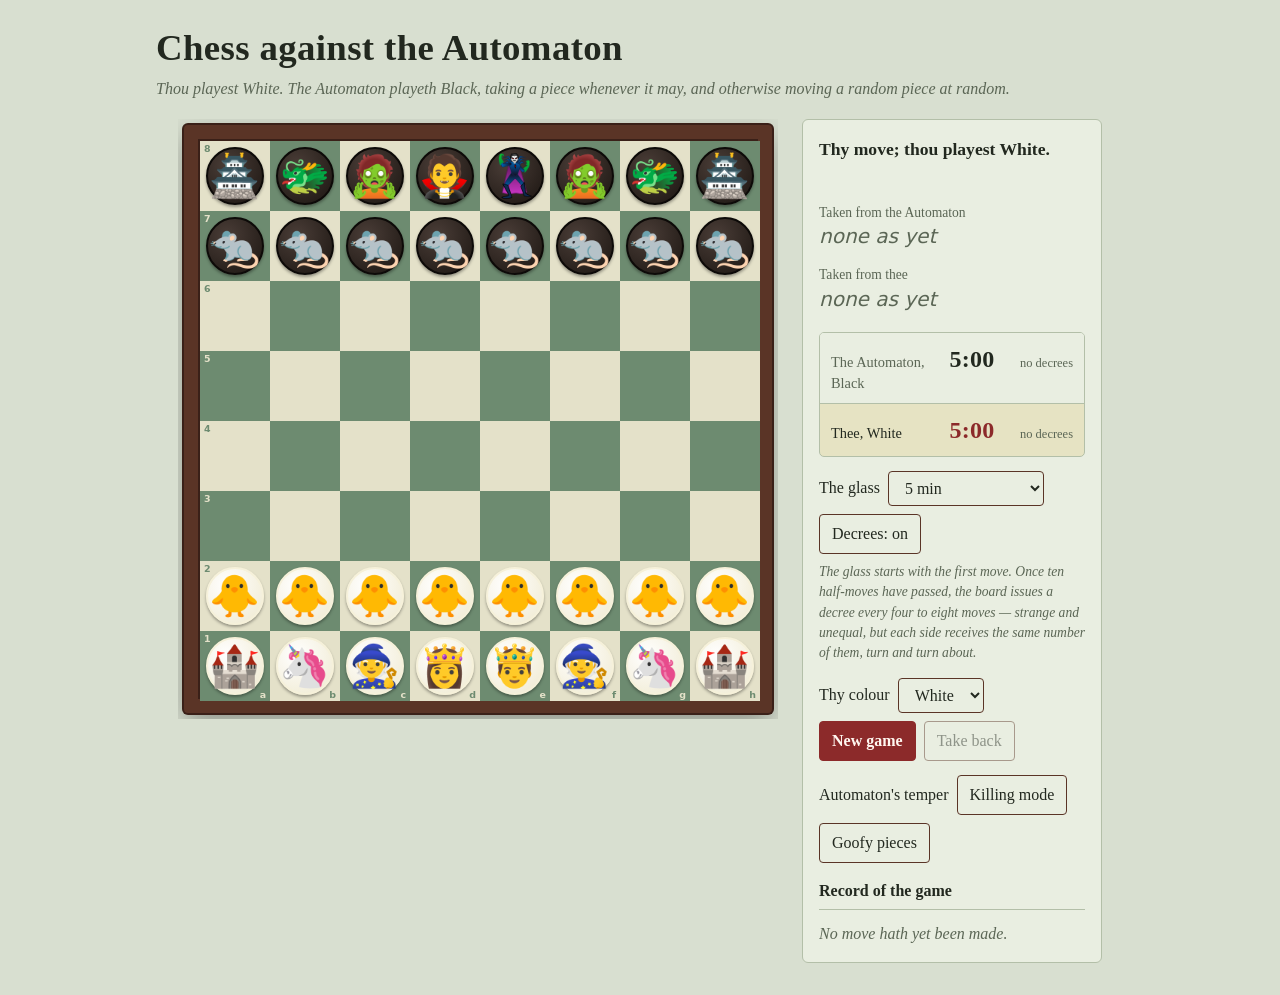
<file: ser.html>
<!DOCTYPE html>
<html lang="en">
<head>
<meta charset="utf-8">
<meta name="viewport" content="width=device-width, initial-scale=1, viewport-fit=cover">
<title>Chess against the Automaton</title>
<style>
:root{
  --bg:#d8dfd0; --panel:#e9eee1; --ink:#22281f; --muted:#5b6655; --line:#b3bfa8;
  --frame:#5a3426; --frame-edge:#3a2018; --accent:#8c2a2a; --accent-ink:#fff7f0;
  --sq-l:#e4e1c9; --sq-d:#6d8b70; --hl:rgba(212,170,40,.45); --sel:#d4aa28;
  --wp:#fffdf4; --bp:#1b1511;
  box-sizing:border-box;
  padding-top:env(safe-area-inset-top,0px);
  padding-bottom:env(safe-area-inset-bottom,0px);
}
@media (prefers-color-scheme: dark){
  :root:not([data-theme="light"]){
    --bg:#142019; --panel:#1c2c22; --ink:#e8e9da; --muted:#9db09f; --line:#2e4437;
    --frame:#4a2a1f; --frame-edge:#2a150f; --accent:#b8403d; --accent-ink:#fff7f0;
  }
}
:root[data-theme="dark"]{
  --bg:#142019; --panel:#1c2c22; --ink:#e8e9da; --muted:#9db09f; --line:#2e4437;
  --frame:#4a2a1f; --frame-edge:#2a150f; --accent:#b8403d; --accent-ink:#fff7f0;
}
html{scroll-padding-top:env(safe-area-inset-top,0px);color-scheme:light dark}
*,*::before,*::after{box-sizing:inherit}
body{
  margin:0; background:var(--bg); color:var(--ink);
  font-family:"Palatino Linotype",Palatino,"Book Antiqua","URW Palladio L",Georgia,serif;
  line-height:1.5; min-height:100vh;
}
.page{max-width:1000px;margin:0 auto;padding:20px 16px 32px}
h1{font-size:clamp(1.6rem,4vw,2.3rem);margin:0 0 2px;font-weight:700;letter-spacing:.01em}
.sub{margin:0 0 18px;color:var(--muted);font-style:italic}
.layout{display:grid;grid-template-columns:max-content 300px;justify-content:center;gap:24px;align-items:start}
@media (max-width:820px){.layout{grid-template-columns:minmax(0,1fr)}}

.boardwrap{position:relative;width:max-content;max-width:100%;overflow-x:auto;padding:6px;margin:0 auto}
.frame{
  background:var(--frame); padding:14px; border-radius:4px; width:max-content;
  box-shadow:0 0 0 2px var(--frame-edge),0 10px 28px rgba(0,0,0,.35);
}
.board{
  display:grid;grid-template-columns:repeat(8,70px);grid-template-rows:repeat(8,70px);width:560px;height:560px;flex:none;
  container-type:inline-size; border:2px solid var(--frame-edge);
}
.sq{
  position:relative;display:flex;align-items:center;justify-content:center;
  margin:0;padding:0;border:0;border-radius:0;cursor:pointer;
  font-family:"Segoe UI Symbol","Noto Sans Symbols 2","DejaVu Sans","Apple Symbols",sans-serif;
  font-size:9vw; font-size:10.5cqw; line-height:1; overflow:hidden;
  -webkit-tap-highlight-color:transparent;
}
.sq.l{background:var(--sq-l)} .sq.d{background:var(--sq-d)}
.sq:focus-visible{outline:3px solid var(--accent);outline-offset:-3px;z-index:2}
.sq.last::before{content:"";position:absolute;inset:0;background:var(--hl)}
.sq.sel{box-shadow:inset 0 0 0 4px var(--sel)}
.sq.check{background-image:radial-gradient(circle,#d03a2c 0,#d03a2c 35%,rgba(208,58,44,0) 75%)}
.sq .pc{position:relative;z-index:1;font-size:inherit}
.pc.w{color:var(--wp);text-shadow:0 0 2px var(--bp),0 0 2px var(--bp),0 1px 1px var(--bp)}
.pc.b{color:var(--bp);text-shadow:0 0 1px rgba(255,255,255,.4)}
.sq.tgt::after{
  content:"";position:absolute;z-index:2;width:28%;height:28%;border-radius:50%;
  background:rgba(34,40,31,.4);
}
.sq.tgt.cap::after{width:88%;height:88%;background:none;border:5px solid rgba(140,42,42,.7)}
.co{position:absolute;z-index:1;font-size:max(9px,1.7cqw);font-family:inherit;font-weight:700;pointer-events:none}
.co.r{top:3px;left:4px} .co.f{bottom:2px;right:4px}
.l .co{color:var(--sq-d)} .d .co{color:var(--sq-l)}

.promo{
  position:absolute;inset:0;display:none;align-items:center;justify-content:center;
  background:rgba(20,26,18,.6);z-index:5;border-radius:4px;
}
.promo.open{display:flex}
.promo .box{background:var(--panel);border:2px solid var(--frame);border-radius:6px;padding:14px 16px;text-align:center}
.promo p{margin:0 0 10px;font-style:italic}
.promo .row{display:flex;gap:8px;justify-content:center}
.promo .pick{
  width:clamp(48px,13vw,66px);height:clamp(48px,13vw,66px);font-size:clamp(30px,8vw,42px);
  font-family:"Segoe UI Symbol","Noto Sans Symbols 2","DejaVu Sans","Apple Symbols",sans-serif;
  background:var(--sq-l);border:2px solid var(--frame);border-radius:4px;cursor:pointer;line-height:1;padding:0;
}
.promo .pick:hover,.promo .pick:focus-visible{background:var(--sel);outline:none}
.promo .skip{margin-top:10px}

.panel{background:var(--panel);border:1px solid var(--line);border-radius:6px;padding:16px}
.status{font-size:1.1rem;font-weight:700;min-height:3.1em;margin:0 0 12px}
.status.bad{color:var(--accent)}
.caps{min-height:1.6em;font-size:1.25rem;line-height:1.3;margin:0 0 4px;
  font-family:"Segoe UI Symbol","Noto Sans Symbols 2","DejaVu Sans","Apple Symbols",sans-serif}
.caps .pc.w{text-shadow:0 0 1px var(--bp),0 0 1px var(--bp)}
.pc.goofy{
  display:flex;align-items:center;justify-content:center;width:84%;height:84%;border-radius:50%;
  font-size:.7em;line-height:1;text-shadow:none;
  font-family:"Apple Color Emoji","Segoe UI Emoji","Noto Color Emoji","Twemoji Mozilla",sans-serif;
  box-shadow:0 2px 3px rgba(0,0,0,.35);
}
.pc.goofy.w{background:radial-gradient(circle at 35% 30%,#ffffff,#efe9cf);border:2px solid #f6f1da}
.pc.goofy.b{background:radial-gradient(circle at 35% 30%,#4a3d37,#1b1511);border:2px solid #0d0a08}
.caps .pc.goofy{display:inline-flex;width:1.7em;height:1.7em;font-size:1em;margin:1px;text-shadow:none}
.promo .pick .pc.goofy{font-size:.8em}
@media (max-width:640px){
  .page{padding:12px 8px 24px}
  .boardwrap{width:100%;padding:0;overflow:visible}
  .frame{width:100%;padding:8px}
  .board{width:100%;height:auto;aspect-ratio:1/1;grid-template-columns:repeat(8,1fr);grid-template-rows:repeat(8,1fr)}
}
#stopBtn{margin:-4px 0 12px}
.controls[hidden]{display:none}
.controls input[type=range]{flex:1;min-width:120px;accent-color:var(--accent)}
.controls output{min-width:4.5em;font-variant-numeric:tabular-nums}
.hint{flex-basis:100%;font-size:.85rem;color:var(--muted);font-style:italic}
.caplabel{font-size:.85rem;color:var(--muted);margin:10px 0 0}
.controls{display:flex;flex-wrap:wrap;gap:8px;align-items:center;margin:14px 0}
button.act,select{
  font:inherit;padding:7px 12px;border-radius:4px;border:1px solid var(--frame);
  background:var(--panel);color:var(--ink);cursor:pointer;
}
button.act.main{background:var(--accent);color:var(--accent-ink);border-color:var(--accent);font-weight:700}
button.act:disabled{opacity:.45;cursor:not-allowed}
button.act:focus-visible,select:focus-visible{outline:3px solid var(--sel);outline-offset:2px}
h2{font-size:1rem;margin:16px 0 6px;font-weight:700}
.moves{max-height:240px;overflow:auto;border-top:1px solid var(--line);padding-top:6px;font-variant-numeric:tabular-nums}
.mv{display:grid;grid-template-columns:2.4em 1fr 1fr;padding:1px 2px}
.mv:nth-child(odd){background:rgba(127,140,120,.12)}
.mv .n{color:var(--muted)}
.empty{color:var(--muted);font-style:italic;margin:6px 0 0}

/* ---------- the glass, and the decrees ---------- */
.clock{border:1px solid var(--line);border-radius:5px;overflow:hidden;margin:14px 0}
.clock[hidden]{display:none}
.ck{
  display:grid;grid-template-columns:1fr max-content max-content;align-items:baseline;
  gap:10px;padding:8px 11px;background:var(--panel);
  border-bottom:1px solid var(--line);transition:background .2s,color .2s;
}
.ck:last-child{border-bottom:0}
.ck .who{font-size:.9rem;color:var(--muted)}
.ck .t{font-size:1.5rem;font-weight:700;font-variant-numeric:tabular-nums;letter-spacing:.01em}
.ck .ev{font-size:.78rem;color:var(--muted);min-width:5.5em;text-align:right}
.ck.on{background:rgba(212,170,40,.16)}
.ck.on .who{color:var(--ink)}
.ck.on .t{color:var(--accent)}
.ck.low .t{color:var(--accent)}
.ck.out .t{color:var(--accent);text-decoration:line-through}

/* a decree takes the whole window, not merely the board: it wants the room */
.decree{position:fixed;inset:0;border-radius:0;z-index:40;padding:16px}
.decree .box{max-width:30rem;max-height:100%;overflow:auto}
@media (max-height:620px),(max-width:460px){
  .decree .what{font-size:1.05rem}
  .decree .box{padding:12px 14px}
}
.decree .who{margin:0 0 8px;font-size:.82rem;letter-spacing:.14em;text-transform:uppercase;color:var(--muted);font-style:normal}
.decree .what{margin:0 0 10px;font-size:1.22rem;line-height:1.35;font-style:italic}
.decree .delta{
  margin:0 0 12px;font-weight:700;font-variant-numeric:tabular-nums;
  color:var(--accent);min-height:1.2em;font-style:normal;
}
.decree .delta[hidden]{display:none}
.decree .act[hidden]{display:none}
.decree .what{min-height:2.7em}
.decree .what.in{animation:settle .45s ease-out both}
@keyframes settle{from{opacity:0;transform:translateY(6px)}to{opacity:1;transform:none}}

/* the wheel of the board */
.wheel{
  --d:clamp(140px,42vw,196px);--r:calc(var(--d) * .33);
  position:relative;width:var(--d);height:var(--d);margin:2px auto 14px;
}
.wheel[hidden]{display:none}
.wheel .disc{
  position:absolute;inset:0;border-radius:50%;transform:rotate(0deg);
  box-shadow:0 0 0 6px var(--frame),0 0 0 8px var(--frame-edge),
             0 10px 22px rgba(0,0,0,.45),inset 0 0 26px rgba(0,0,0,.35);
}
.wheel .lab{
  position:absolute;left:50%;top:50%;
  width:calc(var(--d) * .46);margin-left:calc(var(--d) * -.23);margin-top:-.5em;
  text-align:center;font-size:clamp(.46rem,2.2vw,.6rem);letter-spacing:.08em;text-transform:uppercase;
  font-family:"Palatino Linotype",Palatino,Georgia,serif;font-weight:700;
  color:#f8f3e4;text-shadow:0 1px 2px rgba(0,0,0,.75);pointer-events:none;
}
.wheel .hub{
  position:absolute;left:50%;top:50%;
  width:calc(var(--d) * .2);height:calc(var(--d) * .2);
  margin:calc(var(--d) * -.1) 0 0 calc(var(--d) * -.1);
  border-radius:50%;background:var(--frame);
  box-shadow:0 0 0 3px var(--frame-edge),inset 0 2px 5px rgba(255,255,255,.22);
}
.wheel .pointer{
  position:absolute;left:50%;top:-11px;margin-left:-9px;width:0;height:0;z-index:3;
  border-left:9px solid transparent;border-right:9px solid transparent;
  border-top:17px solid var(--accent);
  filter:drop-shadow(0 2px 2px rgba(0,0,0,.55));
}
@media (prefers-reduced-motion: reduce){
  .decree .what.in{animation:none}
}
</style>
</head>
<body>
<div class="page">
  <h1>Chess against the Automaton</h1>
  <p class="sub" id="sub"></p>
  <div class="layout">
    <div class="boardwrap">
      <div class="frame"><div class="board" id="board" role="grid" aria-label="Chessboard"></div></div>
      <div class="promo" id="promo" role="dialog" aria-label="Choose promotion">
        <div class="box">
          <p>Thy pawn hath reached the far rank. Choose its new station.</p>
          <div class="row" id="promoRow"></div>
          <button class="act skip" id="promoCancel" type="button">Think again</button>
        </div>
      </div>
      <div class="promo decree" id="decree" role="dialog" aria-label="A decree of the board">
        <div class="box">
          <p class="who" id="decreeWho"></p>
          <div class="wheel" id="wheel">
            <div class="pointer"></div>
            <div class="disc" id="wheelDisc"></div>
            <div class="hub"></div>
          </div>
          <p class="what" id="decreeText"></p>
          <p class="delta" id="decreeDelta" hidden></p>
          <button class="act main" id="decreeOk" type="button">So be it</button>
        </div>
      </div>
    </div>
    <aside class="panel">
      <p class="status" id="status" aria-live="polite"></p>
      <button class="act" id="stopBtn" type="button" hidden>Stop thinking</button>
      <p class="caplabel">Taken from the Automaton</p>
      <p class="caps" id="capsBot"></p>
      <p class="caplabel">Taken from thee</p>
      <p class="caps" id="capsYou"></p>
      <div class="clock" id="clock">
        <div class="ck" id="ckBot"><span class="who" id="ckBotWho">The Automaton</span><span class="t" id="ckBotT">5:00</span><span class="ev" id="ckBotE">no decrees</span></div>
        <div class="ck" id="ckYou"><span class="who" id="ckYouWho">Thee</span><span class="t" id="ckYouT">5:00</span><span class="ev" id="ckYouE">no decrees</span></div>
      </div>
      <div class="controls">
        <label for="tc">The glass</label>
        <select id="tc">
          <option value="off">No clock</option>
          <option value="3+0">3 min</option>
          <option value="5+0" selected>5 min</option>
          <option value="5+3">5 min, 3s added</option>
          <option value="10+5">10 min, 5s added</option>
        </select>
        <button class="act" id="chaosBtn" type="button" aria-pressed="true">Decrees: on</button>
        <span class="hint">The glass starts with the first move. Once ten half-moves have passed, the board issues a decree every four to eight moves &mdash; strange and unequal, but each side receives the same number of them, turn and turn about.</span>
      </div>
      <div class="controls">
        <label for="side">Thy colour</label>
        <select id="side"><option value="w">White</option><option value="b">Black</option></select>
        <button class="act main" id="newBtn" type="button">New game</button>
        <button class="act" id="undoBtn" type="button">Take back</button>
      </div>
      <div class="controls">
        <label for="modeBtn">Automaton's temper</label>
        <button class="act" id="modeBtn" type="button">Killing mode</button>
        <button class="act" id="pieceBtn" type="button" aria-pressed="true">Goofy pieces</button>
      </div>
      <div class="controls" id="depthRow" hidden>
        <label for="depth">Foresight</label>
        <input type="range" id="depth" min="1" max="10" value="3" step="1">
        <output id="depthOut" for="depth">3 plies</output>
        <span class="hint">One ply is one move by one side. There is no time limit, and the search useth all thy CPU cores. Beyond 6 plies it may ponder long; press Stop thinking to make it play the best move found so far.</span>
      </div>
      <h2>Record of the game</h2>
      <div class="moves" id="moves"></div>
    </aside>
  </div>
</div>

<script id="engine">
/* ---------- Chess rules ---------- */
var FILES='abcdefgh';
var GL={K:'\u265A',Q:'\u265B',R:'\u265C',B:'\u265D',N:'\u265E',P:'\u265F',
        A:'\u24B6',T:'\u24C9',M:'\u24C2',Z:'\u24CF',D:'\u24B9',L:'\u24C1'};
var NAME={K:'king',Q:'queen',R:'rook',B:'bishop',N:'knight',P:'pawn',
          A:'hierophant',T:'thief',M:'mimic',Z:'astrologer',D:'hydra',L:'herald'};
var VAL={Q:5,R:4,B:3,N:2,P:1,A:5,T:1,M:3,Z:2,D:3,L:3};
var KN=[[-2,-1],[-2,1],[-1,-2],[-1,2],[1,-2],[1,2],[2,-1],[2,1]];
var KG=[[-1,-1],[-1,0],[-1,1],[0,-1],[0,1],[1,-1],[1,0],[1,1]];
var DG=[[-1,-1],[-1,1],[1,-1],[1,1]], OR=[[-1,0],[1,0],[0,-1],[0,1]];

/* ---------- the stranger pieces ----------
   A hierophant  bishop and knight in one
   T thief       steps as a king, and becomes whatever it takes
   M mimic       wears the shape of the last piece its enemy moved. That
                 shape is the THIRD letter of the man upon the board
                 ('wMN' is a white mimic shaped as a knight), so it lives
                 in the position itself, and workers, repetition and
                 take-back carry it without a word of extra bookkeeping.
   Z astrologer  steps as a knight, and every step of it calls an augury
   D hydra       rides as a bishop; cut it down and it becomes two pawns
   L herald      rides as a rook, takes nothing, and leaves a pawn upon
                 the square it quits when it advances in its own half
   The herald takes nothing, and so it never attacks: it cannot give
   check, and attacked() below must not look for it.                   */
var LEAP={N:KN,Z:KN,A:KN,K:KG,T:KG};
var RIDE={B:DG,D:DG,A:DG,R:OR,L:OR,Q:DG.concat(OR)};
function wears(p){return p[1]==='M'?(p[2]||'K'):p[1];}
function shapeOf(piece){            /* the shape a mimic would copy */
  var t=piece[1]==='M'?(piece[2]||'K'):piece[1];
  if(t==='P'||t==='M'||t==='T')return 'K';
  if(t==='Z')return 'N';
  if(t==='D')return 'B';
  if(t==='L')return 'R';
  return t;
}
function opp(c){return c==='w'?'b':'w'}
function sqName(s){return FILES[s&7]+(8-(s>>3))}
function inb(r,f){return r>=0&&r<8&&f>=0&&f<8}

function startState(){
  var back='RNBQKBNR', b=new Array(64).fill(null);
  for(var f=0;f<8;f++){
    b[f]='b'+back[f]; b[8+f]='bP'; b[48+f]='wP'; b[56+f]='w'+back[f];
  }
  return {b:b,turn:'w',castle:{wK:1,wQ:1,bK:1,bQ:1},ep:-1,half:0,full:1};
}

/* Which men strike how. A mimic strikes with the shape it wears; a
   herald strikes not at all. These four must agree exactly with the
   move generator below, or a king will be taken without the game
   ever noticing it was in check.                                     */
function hitsN(p,by){                       /* as a knight */
  if(!p||p[0]!==by)return false;var t=wears(p);
  return t==='N'||t==='Z'||t==='A';
}
function hitsK(p,by){                       /* as a king */
  if(!p||p[0]!==by)return false;var t=wears(p);
  return t==='K'||t==='T';
}
function hitsDiag(p,by){
  if(p[0]!==by)return false;var t=wears(p);
  return t==='B'||t==='Q'||t==='A'||t==='D';
}
function hitsOrth(p,by){
  if(p[0]!==by)return false;var t=wears(p);
  return (t==='R'||t==='Q')&&p[1]!=='L';   /* the herald takes nothing */
}

function attacked(b,sq,by){
  var r=sq>>3,f=sq&7,i,dr,df,rr,ff,p;
  var pr=by==='w'?r+1:r-1;
  if(pr>=0&&pr<8){
    for(df=-1;df<=1;df+=2){ff=f+df; if(ff>=0&&ff<8&&b[pr*8+ff]===by+'P')return true;}
  }
  for(i=0;i<8;i++){
    rr=r+KN[i][0];ff=f+KN[i][1];
    if(inb(rr,ff)&&hitsN(b[rr*8+ff],by))return true;
    rr=r+KG[i][0];ff=f+KG[i][1];
    if(inb(rr,ff)&&hitsK(b[rr*8+ff],by))return true;
  }
  for(i=0;i<4;i++){
    dr=DG[i][0];df=DG[i][1];rr=r+dr;ff=f+df;
    while(inb(rr,ff)){p=b[rr*8+ff]; if(p){ if(hitsDiag(p,by))return true; break;} rr+=dr;ff+=df;}
    dr=OR[i][0];df=OR[i][1];rr=r+dr;ff=f+df;
    while(inb(rr,ff)){p=b[rr*8+ff]; if(p){ if(hitsOrth(p,by))return true; break;} rr+=dr;ff+=df;}
  }
  return false;
}
function inCheck(b,c){var k=b.indexOf(c+'K');return k>=0&&attacked(b,k,opp(c));}

function pseudo(st,color){
  var b=st.b,out=[],o=opp(color);
  for(var s=0;s<64;s++){
    var p=b[s]; if(!p||p[0]!==color)continue;
    var kind=p[1],t=wears(p),r=s>>3,f=s&7,i,rr,ff,tp,dr,df;
    var noCap=(kind==='L');          /* the herald takes nothing */
    if(t==='P'){
      var d=color==='w'?-1:1,start=color==='w'?6:1,last=color==='w'?0:7,r1=r+d;
      if(r1<0||r1>7)continue;
      var add=function(to,cap,ep){
        if(r1===last){'QRBN'.split('').forEach(function(pr){out.push({from:s,to:to,piece:p,promo:pr,cap:cap||null})});}
        else out.push({from:s,to:to,piece:p,cap:cap||null,ep:!!ep});
      };
      if(!b[r1*8+f]){
        add(r1*8+f);
        if(r===start&&!b[(r+2*d)*8+f])out.push({from:s,to:(r+2*d)*8+f,piece:p,dbl:true,cap:null});
      }
      for(df=-1;df<=1;df+=2){
        ff=f+df; if(ff<0||ff>7)continue;
        var to=r1*8+ff; tp=b[to];
        if(tp&&tp[0]===o)add(to,tp);
        else if(!tp&&to===st.ep)add(to,o+'P',true);
      }
      continue;
    }
    var leap=LEAP[t],ride=RIDE[t];     /* a hierophant hath both */
    if(leap){
      for(i=0;i<leap.length;i++){
        rr=r+leap[i][0];ff=f+leap[i][1];
        if(!inb(rr,ff))continue;
        tp=b[rr*8+ff];
        if(!tp)out.push({from:s,to:rr*8+ff,piece:p,cap:null});
        else if(tp[0]===o&&!noCap)out.push({from:s,to:rr*8+ff,piece:p,cap:tp});
      }
    }
    if(ride){
      for(i=0;i<ride.length;i++){
        dr=ride[i][0];df=ride[i][1];rr=r+dr;ff=f+df;
        while(inb(rr,ff)){
          tp=b[rr*8+ff];
          if(!tp)out.push({from:s,to:rr*8+ff,piece:p,cap:null});
          else{ if(tp[0]===o&&!noCap)out.push({from:s,to:rr*8+ff,piece:p,cap:tp}); break; }
          rr+=dr;ff+=df;
        }
      }
    }
    if(kind==='K'){                     /* only a true king castles */
      var home=color==='w'?60:4;
      if(s===home&&!attacked(b,s,o)){
        if(st.castle[color+'K']&&!b[home+1]&&!b[home+2]&&b[home+3]===color+'R'&&!attacked(b,home+1,o)&&!attacked(b,home+2,o))
          out.push({from:s,to:home+2,piece:p,castle:'K',cap:null});
        if(st.castle[color+'Q']&&!b[home-1]&&!b[home-2]&&!b[home-3]&&b[home-4]===color+'R'&&!attacked(b,home-1,o)&&!attacked(b,home-2,o))
          out.push({from:s,to:home-2,piece:p,castle:'Q',cap:null});
      }
    }
  }
  return out;
}

function apply(st,m){
  var b=st.b.slice(),color=m.piece[0],i,q;
  b[m.to]=m.promo?color+m.promo:m.piece; b[m.from]=null;
  if(m.ep)b[(m.from>>3)*8+(m.to&7)]=null;

  /* ---- the thief becomes whatever it hath taken ---- */
  if(m.piece[1]==='T'&&m.cap){
    b[m.to]=m.cap[1]==='M'?color+'M'+(m.cap[2]||'K'):color+m.cap[1];
  }
  /* ---- a hydra cut down rises as two pawns ---- */
  if(m.cap&&m.cap[1]==='D'){
    var hc=m.cap[0],made=0,hr=m.to>>3,hf=m.to&7;
    for(i=0;i<8&&made<2;i++){
      var rr=hr+KG[i][0],ff=hf+KG[i][1];
      if(!inb(rr,ff))continue;
      if(rr===0||rr===7)continue;              /* never upon the far ranks */
      var sq2=rr*8+ff;
      if(b[sq2])continue;
      b[sq2]=hc+'P';made++;
    }
  }
  /* ---- the herald leaves a pawn where it stood, advancing in its own half ---- */
  if(m.piece[1]==='L'&&!m.cap){
    var fr=m.from>>3,tr=m.to>>3;
    var mine=color==='w'?(fr>=4&&fr<=6):(fr>=1&&fr<=3);
    var on=color==='w'?(tr<fr):(tr>fr);
    if(mine&&on&&!b[m.from])b[m.from]=color+'P';
  }
  /* ---- every mimic of the OTHER side takes the shape just seen ---- */
  var sh=shapeOf(m.promo?color+m.promo:m.piece);
  for(i=0;i<64;i++){q=b[i];if(q&&q[1]==='M'&&q[0]!==color)b[i]=q[0]+'M'+sh;}

  if(m.castle==='K'){b[m.to-1]=b[m.to+1];b[m.to+1]=null;}
  if(m.castle==='Q'){b[m.to+1]=b[m.to-2];b[m.to-2]=null;}
  var c={wK:st.castle.wK,wQ:st.castle.wQ,bK:st.castle.bK,bQ:st.castle.bQ};
  if(m.piece[1]==='K'){c[color+'K']=0;c[color+'Q']=0;}
  [m.from,m.to].forEach(function(q){
    if(q===63)c.wK=0; if(q===56)c.wQ=0; if(q===7)c.bK=0; if(q===0)c.bQ=0;
  });
  return {
    b:b,turn:opp(color),castle:c,
    ep:m.dbl?(m.from+m.to)/2:-1,
    half:(m.piece[1]==='P'||m.cap)?0:st.half+1,
    full:st.full+(color==='b'?1:0)
  };
}

function legal(st){
  var c=st.turn;
  return pseudo(st,c).filter(function(m){return !inCheck(apply(st,m).b,c);});
}

function posKey(st){
  return st.b.map(function(x){return x||'-'}).join('')+st.turn+st.castle.wK+st.castle.wQ+st.castle.bK+st.castle.bQ+st.ep;
}

function insufficient(b){
  var rest=b.filter(function(x){return x&&x[1]!=='K'});
  if(!rest.length)return true;
  if(rest.length===1&&(rest[0][1]==='B'||rest[0][1]==='N'))return true;
  return false;
}

function sanOf(st,m,L){
  var s;
  if(m.castle){s=m.castle==='K'?'O-O':'O-O-O';}
  else{
    var t=m.piece[1];
    if(t==='P'){
      s=m.cap?FILES[m.from&7]+'x':'';
      s+=sqName(m.to);
      if(m.promo)s+='='+m.promo;
    }else{
      s=t;
      var others=L.filter(function(o){return o.piece===m.piece&&o.to===m.to&&o.from!==m.from});
      if(others.length){
        var sf=others.some(function(o){return (o.from&7)===(m.from&7)});
        var sr=others.some(function(o){return (o.from>>3)===(m.from>>3)});
        if(!sf)s+=FILES[m.from&7]; else if(!sr)s+=(8-(m.from>>3)); else s+=sqName(m.from);
      }
      if(m.cap)s+='x';
      s+=sqName(m.to);
    }
  }
  var n=apply(st,m);
  if(inCheck(n.b,n.turn))s+=legal(n).length?'+':'#';
  return s;
}

/* ---------- Alpha-beta search ---------- */
var PV={P:100,N:320,B:330,R:500,Q:900,K:0,A:620,T:150,M:300,Z:320,D:360,L:380};
var MATE=100000,INF=1e9,TIMEOUT={};
var nodes=0,deadline=0;

function evalSt(st){
  var sc=0;
  for(var s=0;s<64;s++){
    var p=st.b[s]; if(!p)continue;
    var t=p[1],r=s>>3,f=s&7,v=PV[t];
    if(t==='N'||t==='B')v+=(7-(Math.abs(3.5-r)+Math.abs(3.5-f)))*4;
    else if(t==='P')v+=(p[0]==='w'?6-r:r-1)*6;
    sc+=p[0]==='w'?v:-v;
  }
  return st.turn==='w'?sc:-sc;
}
function moveScore(m){
  var v=m.cap?10*PV[m.cap[1]]-PV[m.piece[1]]/10:0;
  if(m.promo)v+=800;
  return v;
}
function order(L){L.sort(function(a,b){return moveScore(b)-moveScore(a);});}

function quiesce(st,alpha,beta,L,qd){
  if((++nodes&1023)===0&&Date.now()>deadline)throw TIMEOUT;
  var stand=evalSt(st);
  if(stand>=beta)return stand;
  if(stand>alpha)alpha=stand;
  if(qd>=6)return stand;
  var caps=(L||legal(st)).filter(function(m){return m.cap||m.promo;});
  order(caps);
  var best=stand;
  for(var i=0;i<caps.length;i++){
    var sc=-quiesce(apply(st,caps[i]),-beta,-alpha,null,qd+1);
    if(sc>best){best=sc;if(sc>alpha){alpha=sc;if(alpha>=beta)break;}}
  }
  return best;
}

function search(st,depth,alpha,beta,ply){
  if((++nodes&1023)===0&&Date.now()>deadline)throw TIMEOUT;
  var L=legal(st);
  if(!L.length)return inCheck(st.b,st.turn)?-(MATE-ply):0;
  if(st.half>=100)return 0;
  if(depth<=0)return quiesce(st,alpha,beta,L,0);
  order(L);
  var best=-INF;
  for(var i=0;i<L.length;i++){
    var sc=-search(apply(st,L[i]),depth-1,-beta,-alpha,ply+1);
    if(sc>best){best=sc;if(sc>alpha){alpha=sc;if(alpha>=beta)break;}}
  }
  return best;
}

// Iterative deepening: search 1 ply, 2 plies, ... up to maxDepth (no time limit).
// The last fully finished depth decideth the move; equally good moves are chosen at random.
function pickAlphaBeta(st,maxDepth){
  var L=legal(st);
  nodes=0; deadline=Infinity;
  var bestMoves=L.slice(),depthDone=0;
  if(L.length>1){
    order(L);
    try{
      for(var d=1;d<=maxDepth;d++){
        var bs=-INF,tied=[],scored=[];
        for(var i=0;i<L.length;i++){
          var sc=-search(apply(st,L[i]),d-1,-INF,-(bs-1),1);
          scored.push([L[i],sc]);
          if(sc>bs){bs=sc;tied=[L[i]];}
          else if(sc===bs)tied.push(L[i]);
        }
        bestMoves=tied; depthDone=d;
        scored.sort(function(a,b){return b[1]-a[1];});
        L=scored.map(function(x){return x[0];});
        if(Math.abs(bs)>MATE-100)break;
      }
    }catch(e){if(e!==TIMEOUT)throw e;}
  }
  return {move:bestMoves[Math.floor(Math.random()*bestMoves.length)],depth:depthDone,nodes:nodes};
}

</script>
<script>
(function(){
"use strict";

/* ---------- Game state ---------- */
var goofy=true;
var GG={
  w:{K:'🤴',Q:'👸',R:'🏰',B:'🧙',N:'🦄',P:'🐥',
     A:'😇',T:'🦝',M:'🎭',Z:'🔮',D:'🐙',L:'📯'},
  b:{K:'🦹',Q:'🧛',R:'🏯',B:'🧟',N:'🐲',P:'🐀',
     A:'👹',T:'🦨',M:'👺',Z:'🧿',D:'🦖',L:'🥁'}
};
var mode='kill';
var abDepth=3;
var G={states:[],moves:[],keys:{},player:'w',over:null,sel:-1,thinking:false,pending:null,timer:null};
function cur(){return G.states[G.states.length-1];}
function rebuildKeys(){
  G.keys={};
  G.states.forEach(function(s){var k=posKey(s);G.keys[k]=(G.keys[k]||0)+1;});
}
function evaluate(){
  var st=cur(),L=legal(st);
  if(!L.length){
    G.over=inCheck(st.b,st.turn)?{type:'mate',winner:opp(st.turn)}:{type:'stalemate'};
  }else if(insufficient(st.b)){G.over={type:'draw',why:'Neither side hath strength enough to give mate.'};}
  else if(st.half>=100){G.over={type:'draw',why:'Fifty moves have passed without a capture or a pawn advanced.'};}
  else if(G.keys[posKey(st)]>=3){G.over={type:'draw',why:'The same position hath thrice appeared.'};}
  else G.over=null;
}

function newGame(){
  clearTimeout(G.timer);
  G.gid=(G.gid||0)+1;
  if(G.search){G.search.stop=true;if(G.search.cancel)G.search.cancel();killPool();G.search=null;}
  G.progress='';
  G.player=document.getElementById('side').value;
  G.states=[startState()]; G.moves=[]; G.sel=-1; G.over=null; G.thinking=false; G.pending=null;
  rebuildKeys();
  closePromo();
  render();
  if(G.player==='b')scheduleBot();
}

function doMove(m){
  var st=cur(),L=legal(st),san=sanOf(st,m,L),ns=apply(st,m);
  G.states.push(ns); G.moves.push({m:m,san:san,by:m.piece[0]});
  var k=posKey(ns); G.keys[k]=(G.keys[k]||0)+1;
  G.sel=-1;
  evaluate();
  render();
  if(!G.over&&ns.turn!==G.player)scheduleBot();
}

function scheduleBot(){
  G.thinking=true; render();
  G.timer=setTimeout(botMove,750);
}
function botMove(){
  var st=cur(),L=legal(st);
  G.thinking=false;
  if(!L.length){evaluate();render();return;}
  G.info='';
  if(mode==='ab'){
    G.thinking=true;
    runAB(st);
    return;
  }
  // first look for any kill; if some be found, choose among them alone.
  // then pick a random piece that hath such a move, and a random move of that piece
  var kills=L.filter(function(m){return m.cap;});
  var pool=(mode==='kill'&&kills.length)?kills:L;
  var froms=[];
  pool.forEach(function(m){if(froms.indexOf(m.from)<0)froms.push(m.from);});
  var f=froms[Math.floor(Math.random()*froms.length)];
  var ms=pool.filter(function(m){return m.from===f;});
  doMove(ms[Math.floor(Math.random()*ms.length)]);
}

function undo(){
  if(G.thinking)return;
  var n=cur().turn===G.player?2:1;
  if(G.moves.length<n)return;
  for(var i=0;i<n;i++){G.states.pop();G.moves.pop();}
  rebuildKeys(); G.sel=-1; evaluate(); closePromo(); render();
}

var MODE_LABEL={kill:'Killing mode',random:'All random',ab:'Alpha-beta'};

/* ---------- Parallel search with Web Workers ---------- */
// Each worker runneth the engine script above, plus this small glue, and searcheth one root move at a time.
var WORKER_GLUE=[
  "self.onmessage=function(e){",
  "  var q=e.data; nodes=0; deadline=Infinity;",
  "  var sc=-search(apply(q.st,q.m),q.d-1,-INF,-q.a,1);",
  "  self.postMessage({score:sc,nodes:nodes});",
  "};",
  "self.postMessage({ready:true});"
].join('\n');
var pool=null,poolFailed=false,poolUrl=null;
var poolSize=Math.max(2,Math.min(navigator.hardwareConcurrency||4,16));

function initPool(){
  if(poolFailed)return Promise.resolve(false);
  if(pool)return Promise.resolve(true);
  return new Promise(function(resolve){
    var ws=[],ready=0,done=false,timer=null;
    function fail(){
      if(done)return;
      done=true;clearTimeout(timer);
      ws.forEach(function(w){try{w.terminate();}catch(e){}});
      poolFailed=true;resolve(false);
    }
    try{
      if(!poolUrl){
        var src=document.getElementById('engine').textContent+'\n'+WORKER_GLUE;
        poolUrl=URL.createObjectURL(new Blob([src],{type:'text/javascript'}));
      }
      timer=setTimeout(fail,4000);
      for(var i=0;i<poolSize;i++){
        var w=new Worker(poolUrl);
        w.onerror=fail;
        w.onmessage=function(e){
          if(done||!e.data||!e.data.ready)return;
          if(++ready===poolSize){done=true;clearTimeout(timer);pool=ws;resolve(true);}
        };
        ws.push(w);
      }
    }catch(err){fail();}
  });
}
function killPool(){
  if(pool){pool.forEach(function(w){try{w.terminate();}catch(e){}});pool=null;}
}

// One iteration at depth d. The first (best-ordered) root move is searched alone to give a good bound;
// the others are then dealt to the idle workers, each with the best bound known at that moment.
function searchRoot(st,L,d,ctl){
  return new Promise(function(resolve){
    var bs=-INF,tied=[],scored=[],next=0,pending=0,total=0,dead=false,idle=pool.slice();
    ctl.cancel=function(){if(!dead){dead=true;resolve(null);}};
    function run(w,m){
      pending++;
      w.onmessage=function(e){
        if(dead)return;
        pending--;idle.push(w);
        var sc=e.data.score;total+=e.data.nodes;
        scored.push([m,sc]);
        if(sc>bs){bs=sc;tied=[m];}else if(sc===bs)tied.push(m);
        if(next>=L.length&&pending===0){
          dead=true;
          scored.sort(function(a,b){return b[1]-a[1];});
          resolve({bs:bs,tied:tied,nodes:total,order:scored.map(function(x){return x[0];})});
        }else dispatch();
      };
      w.postMessage({st:st,m:m,d:d,a:bs-1});
    }
    function dispatch(){
      while(!dead&&idle.length&&next<L.length){
        if(next===1&&pending>0)return;
        run(idle.pop(),L[next++]);
      }
    }
    dispatch();
  });
}

async function pickParallel(st,maxDepth,ctl){
  var L=legal(st);
  if(L.length<2)return {move:L[0],depth:0,nodes:0};
  order(L);
  var best=L.slice(),done=0,total=0;
  for(var d=1;d<=maxDepth&&!ctl.stop;d++){
    var r=await searchRoot(st,L,d,ctl);
    if(!r)break;
    best=r.tied;done=d;total+=r.nodes;L=r.order;
    if(ctl.onDepth)ctl.onDepth(d);
    if(Math.abs(r.bs)>MATE-100)break;
  }
  return {move:best[Math.floor(Math.random()*best.length)],depth:done,nodes:total};
}

async function runAB(st){
  var gid=G.gid,ctl={stop:false,cancel:null,onDepth:null},res,note='';
  G.progress='';
  var ok=await initPool();
  if(gid!==G.gid)return;
  if(ok){
    G.search=ctl;
    ctl.onDepth=function(d){
      if(gid!==G.gid)return;
      G.progress='Reached '+d+(d===1?' ply':' plies')+' so far.';
      render();
    };
    render();
    res=await pickParallel(st,abDepth,ctl);
    if(gid!==G.gid)return;
    note=', '+poolSize+' workers';
  }else{
    res=pickAlphaBeta(st,abDepth);
    note=', single core: workers unavailable here';
  }
  G.search=null;G.progress='';G.thinking=false;
  G.info='It foresaw '+res.depth+(res.depth===1?' ply':' plies')+' ('+res.nodes.toLocaleString()+' positions'+note+').';
  doMove(res.move);
}

/* ---------- Interface ---------- */
var elBoard=document.getElementById('board');
var elPromo=document.getElementById('promo');
var elPromoRow=document.getElementById('promoRow');

function glyph(p,cls){if(goofy)return '<span class="pc goofy '+(p[0]==='w'?'w':'b')+'">'+GG[p[0]][p[1]]+'</span>';return '<span class="pc '+(p[0]==='w'?'w':'b')+'" '+(cls||'')+'>'+GL[p[1]]+'\uFE0E</span>';}

function render(){
  var st=cur(),flip=G.player==='b',myTurn=st.turn===G.player&&!G.over&&!G.thinking;
  var L=myTurn?legal(st):[];
  var tmap={};
  if(G.sel>=0)L.filter(function(m){return m.from===G.sel}).forEach(function(m){tmap[m.to]=m;});
  var last=G.moves.length?G.moves[G.moves.length-1].m:null;
  var chk=inCheck(st.b,st.turn)?st.b.indexOf(st.turn+'K'):-1;
  var h='';
  for(var i=0;i<64;i++){
    var s=flip?63-i:i,r=s>>3,f=s&7,p=st.b[s];
    var cls='sq '+(((r+f)%2)?'d':'l');
    if(last&&(s===last.from||s===last.to))cls+=' last';
    if(s===G.sel)cls+=' sel';
    if(s===chk)cls+=' check';
    if(tmap[s])cls+=' tgt'+(st.b[s]||tmap[s].ep?' cap':'');
    var lab=(p?(p[0]==='w'?'white ':'black ')+NAME[p[1]]:'empty')+' on '+sqName(s);
    h+='<button type="button" class="'+cls+'" data-sq="'+s+'" role="gridcell" aria-label="'+lab+'">';
    if(i%8===0)h+='<span class="co r">'+(8-r)+'</span>';
    if(i>=56)h+='<span class="co f">'+FILES[f]+'</span>';
    if(p)h+=glyph(p);
    h+='</button>';
  }
  elBoard.innerHTML=h;

  // status
  var el=document.getElementById('status'),msg='',bad=false;
  var me=G.player==='w'?'White':'Black';
  if(G.over){
    if(G.over.type==='mate'){
      if(G.over.winner===G.player)msg='Checkmate! Thou hast won the day, good sir.';
      else{msg='Checkmate. The Automaton hath bested thee, by pure chance.';bad=true;}
    }else if(G.over.type==='stalemate')msg='Stalemate. The game is drawn.';
    else msg='A drawn game. '+G.over.why;
  }else if(G.thinking)msg='The Automaton ponders its move\u2026'+(G.progress?' '+G.progress:'');
  else if(chk>=0){msg='Thy king is in check! Thou playest '+me+'.';bad=true;}
  else{
    var lm=G.moves.length?G.moves[G.moves.length-1]:null;
    msg=(lm&&lm.by!==G.player?'The Automaton hath played '+lm.san+'. '+(G.info?G.info+' ':''):'')+'Thy move; thou playest '+me+'.';
  }
  el.textContent=msg; el.className='status'+(bad?' bad':'');
  document.getElementById('sub').textContent='Thou playest '+me+'. The Automaton playeth '+(G.player==='w'?'Black':'White')+', '+(mode==='kill'?'taking a piece whenever it may, and otherwise moving a random piece at random.':mode==='ab'?'searching '+abDepth+(abDepth===1?' ply':' plies')+' ahead with alpha-beta pruning.':'choosing a piece and a move wholly at random.');

  // captured pieces
  var init={P:8,N:2,B:2,R:2,Q:1},cnt={w:{},b:{}};
  st.b.forEach(function(x){if(x&&x[1]!=='K')cnt[x[0]][x[1]]=(cnt[x[0]][x[1]]||0)+1;});
  function lost(c){
    var a=[];
    Object.keys(init).sort(function(x,y){return VAL[y]-VAL[x]}).forEach(function(t){
      var n=init[t]-(cnt[c][t]||0);
      for(var i=0;i<n;i++)a.push(glyph(c+t));
    });
    return a.join('')||'<span class="empty">none as yet</span>';
  }
  var bot=opp(G.player);
  document.getElementById('capsBot').innerHTML=lost(bot);
  document.getElementById('capsYou').innerHTML=lost(G.player);

  // move record
  var mv='';
  for(var j=0;j<G.moves.length;j+=2){
    mv+='<div class="mv"><span class="n">'+(j/2+1)+'.</span><span>'+G.moves[j].san+'</span><span>'+(G.moves[j+1]?G.moves[j+1].san:'')+'</span></div>';
  }
  var elM=document.getElementById('moves');
  elM.innerHTML=mv||'<p class="empty">No move hath yet been made.</p>';
  elM.scrollTop=elM.scrollHeight;

  var n=st.turn===G.player?2:1;
  document.getElementById('undoBtn').disabled=G.thinking||G.moves.length<n;
  document.getElementById('stopBtn').hidden=!(G.thinking&&G.search);
}

function openPromo(ms){
  G.pending=ms;
  elPromoRow.innerHTML='';
  ms.forEach(function(m){
    var b=document.createElement('button');
    b.type='button';b.className='pick';
    b.setAttribute('aria-label','Promote to '+NAME[m.promo]);
    b.innerHTML=glyph(G.player+m.promo);
    b.addEventListener('click',function(){closePromo();doMove(m);});
    elPromoRow.appendChild(b);
  });
  elPromo.classList.add('open');
  elPromoRow.firstChild.focus();
}
function closePromo(){elPromo.classList.remove('open');G.pending=null;}
document.getElementById('promoCancel').addEventListener('click',function(){closePromo();G.sel=-1;render();});

elBoard.addEventListener('click',function(e){
  var btn=e.target.closest('.sq'); if(!btn)return;
  var s=+btn.getAttribute('data-sq'),st=cur();
  if(G.over||G.thinking||st.turn!==G.player||G.pending)return;
  var L=legal(st);
  if(G.sel>=0){
    var ms=L.filter(function(m){return m.from===G.sel&&m.to===s;});
    if(ms.length){
      if(ms.length>1){openPromo(ms);return;}
      doMove(ms[0]);return;
    }
  }
  var p=st.b[s];
  if(p&&p[0]===G.player&&L.some(function(m){return m.from===s;}))G.sel=(G.sel===s?-1:s);
  else G.sel=-1;
  render();
});

document.getElementById('newBtn').addEventListener('click',newGame);
document.getElementById('stopBtn').addEventListener('click',function(){
  if(G.search){G.search.stop=true;if(G.search.cancel)G.search.cancel();killPool();}
});
document.getElementById('depth').addEventListener('input',function(){
  abDepth=+this.value;
  document.getElementById('depthOut').textContent=abDepth+(abDepth===1?' ply':' plies');
  render();
});
document.getElementById('undoBtn').addEventListener('click',undo);
document.getElementById('modeBtn').addEventListener('click',function(){
  mode=mode==='kill'?'random':mode==='random'?'ab':'kill';
  this.textContent=MODE_LABEL[mode];
  document.getElementById('depthRow').hidden=mode!=='ab';
  render();
});
document.getElementById('pieceBtn').addEventListener('click',function(){
  goofy=!goofy;
  this.textContent=goofy?'Goofy pieces':'Classic pieces';
  this.setAttribute('aria-pressed',goofy?'true':'false');
  render();
});
document.getElementById('side').addEventListener('change',function(){
  // the choice taketh effect with the next new game
  document.getElementById('newBtn').textContent='New game as '+(this.value==='w'?'White':'Black');
});

/* =====================================================================
   The glass, and the decrees of the board.

   A clock for thee and for the Automaton, and a board that now and again
   issues a decree. Decrees are applied to the true position - a knight
   truly vanishes, the queen is truly borne away - and each is tested
   against the rules before it stands: no king may be left in check that
   hath no right to be, and the side to move must always have a move. A
   decree that cannot lawfully be obeyed is discarded and another drawn,
   so the board never asketh for the impossible.

   Neither side is favoured in kind, but both receive the same NUMBER of
   decrees: ownership alternates strictly, only the gap is drawn at
   hazard, and nothing is decreed in the first ten half-moves.
   ===================================================================== */
var CK={
  clock:true, decrees:true,
  base:300000, inc:0,
  opening:10, minGap:8, maxGap:16,   /* half-moves between decrees */
  ms:{w:300000,b:300000}, ev:{w:0,b:0}, extra:{w:0,b:0},
  started:false, running:false, raf:null, beat:null, since:null,
  flag:null, pending:null, spin:0, nextOwner:'w', nextAt:0, augAt:-99
};

function rnd(a,b){return a+Math.floor(Math.random()*(b-a+1));}
function pickOne(a){return a[Math.floor(Math.random()*a.length)];}

/* ---------- reading the true board ---------- */
function pieces(side,type){
  var b=cur().b,o=[],i,p;
  for(i=0;i<64;i++){p=b[i];if(p&&p[0]===side&&p[1]!=='K'&&(!type||p[1]===type))o.push(i);}
  return o;
}
function nPieces(side,type){return pieces(side,type).length;}
function emptyIn(lo,hi){var b=cur().b,o=[],i;for(i=lo;i<=hi;i++)if(!b[i])o.push(i);return o;}
function homeHalf(side){return side==='w'?[32,63]:[0,31];}
function rank2(side){return side==='w'?[48,55]:[8,15];}
/* types this side hath already lost */
function missing(side){
  var init={P:8,N:2,B:2,R:2,Q:1},out=[],t,n;
  for(t in init){n=init[t]-nPieces(side,t);while(n-- >0)out.push(t);}
  return out;
}
function lastShapeFor(side){      /* what this side's enemy moved last */
  for(var i=G.moves.length-1;i>=0;i--) if(G.moves[i].by!==side)return shapeOf(G.moves[i].m.piece);
  return 'K';
}
function MY(side){return side===G.player?'Thy':'The Automaton’s';}
function my(side){return side===G.player?'thy':'the Automaton’s';}
function THEIR(side){return side===G.player?'The Automaton’s':'Thy';}

/* ---------- keeping the position lawful ---------- */
function snapshot(st){return {b:st.b.slice(),turn:st.turn,ep:st.ep,c:{wK:st.castle.wK,wQ:st.castle.wQ,bK:st.castle.bK,bQ:st.castle.bQ}};}
function restore(st,s){st.b=s.b.slice();st.turn=s.turn;st.ep=s.ep;st.castle={wK:s.c.wK,wQ:s.c.wQ,bK:s.c.bK,bQ:s.c.bQ};}
function fixCastle(st){
  if(st.b[60]!=='wK'){st.castle.wK=0;st.castle.wQ=0;}
  if(st.b[63]!=='wR')st.castle.wK=0;
  if(st.b[56]!=='wR')st.castle.wQ=0;
  if(st.b[4]!=='bK'){st.castle.bK=0;st.castle.bQ=0;}
  if(st.b[7]!=='bR')st.castle.bK=0;
  if(st.b[0]!=='bR')st.castle.bQ=0;
}
function lawful(st){
  if(st.b.indexOf('wK')<0||st.b.indexOf('bK')<0)return false;
  for(var i=0;i<64;i++){                         /* no pawn upon the far ranks */
    if(st.b[i]&&st.b[i][1]==='P'&&((i>>3)===0||(i>>3)===7))return false;
  }
  if(inCheck(st.b,opp(st.turn)))return false;   /* he who doth not move may not stand in check */
  return legal(st).length>0;                     /* and he who doth must have a move */
}

/* ---------- the decrees ----------
   w    : weight.  time/oppTime: milliseconds.  swap: exchange the glasses.
   act  : mutateth the true state and returneth its own wording, or null
          if the position doth not allow it (another is then drawn).      */
var DECREES=[
  /* of the glass */
  {w:7,kind:'glass',glass:1,time:+120000,text:function(s){return MY(s)+' glass is turned: two minutes more.';}},
  {w:6,kind:'glass',glass:1,time:-60000, text:function(s){return 'A tax upon the hours. One minute is struck from '+my(s)+' glass.';}},
  {w:4,kind:'glass',glass:1,time:+30000, text:function(s){return 'Thirty seconds, granted without reason.';}},
  {w:3,kind:'glass',glass:1,time:-90000, text:function(s){return 'Ninety seconds run out upon the floor.';}},
  {w:3,kind:'glass',glass:1,oppTime:+120000,text:function(s){return THEIR(s)+' glass is turned: two minutes more, to '+my(s)+' sorrow.';}},
  {w:2,kind:'glass',glass:1,swap:true,   text:function(s){return 'The glasses are exchanged. What was thine is his.';}},

  /* of thy men */
  {w:6,kind:'blood',act:function(st,s){var a=pieces(s,'N');if(!a.length)return null;var q=pickOne(a);st.b[q]=null;
      return MY(s)+' knight upon '+sqName(q)+' is claimed by the dark.';}},
  {w:6,kind:'blood',act:function(st,s){var a=pieces(s,'P');if(!a.length)return null;var q=pickOne(a);st.b[q]=null;
      return 'The pawn upon '+sqName(q)+' is taken from '+my(s)+' service.';}},
  {w:3,kind:'blood',act:function(st,s){var a=pieces(s,'B');if(!a.length)return null;var q=pickOne(a);st.b[q]=null;
      return MY(s)+' bishop upon '+sqName(q)+' walks away and doth not return.';}},
  {w:2,kind:'blood',act:function(st,s){var a=pieces(s,'R');if(!a.length)return null;var q=pickOne(a);st.b[q]=null;
      return 'The tower upon '+sqName(q)+' falls to rubble.';}},
  {w:3,kind:'blood',act:function(st,s){var o=opp(s),a=pieces(o);if(!a.length)return null;var q=pickOne(a),n=NAME[st.b[q][1]];
      st.b[q]=null;return THEIR(s)+' '+n+' upon '+sqName(q)+' crumbles to dust.';}},
  {w:5,kind:'blood',act:function(st,s){
      if(missing(s).indexOf('P')<0)return null;
      var r=rank2(s),e=emptyIn(r[0],r[1]);if(!e.length)return null;
      var q=pickOne(e);st.b[q]=s+'P';
      return 'A pawn returns to '+my(s)+' ranks and stands upon '+sqName(q)+'.';}},
  {w:2,kind:'blood',act:function(st,s){
      var lost=missing(s).filter(function(t){return t!=='P';});if(!lost.length)return null;
      var h=homeHalf(s),e=emptyIn(h[0],h[1]);if(!e.length)return null;
      var t=pickOne(lost),q=pickOne(e);st.b[q]=s+t;
      return 'A '+NAME[t]+', long dead, rises again upon '+sqName(q)+'.';}},
  {w:3,kind:'blood',act:function(st,s){
      var want=[];if(nPieces(s,'B')<2)want.push('B');if(nPieces(s,'N')<2)want.push('N');
      if(!want.length)return null;
      var a=pieces(s,'P');if(!a.length)return null;
      var q=pickOne(a),t=pickOne(want);st.b[q]=s+t;
      return 'The pawn upon '+sqName(q)+' is raised, here and now, to a '+NAME[t]+'.';}},

  /* of place */
  {w:5,kind:'place',act:function(st,s){
      var a=pieces(s,'Q');if(!a.length)return null;
      var e=emptyIn(0,63);if(!e.length)return null;
      var q=a[0],d=pickOne(e);st.b[d]=st.b[q];st.b[q]=null;
      return MY(s)+' queen is borne from '+sqName(q)+' to '+sqName(d)+', willing or no.';}},
  {w:4,kind:'place',act:function(st,s){
      var a=pieces(s);if(!a.length)return null;
      var q=pickOne(a),e=emptyIn(0,63);if(!e.length)return null;
      var d=pickOne(e),r=d>>3;
      if(st.b[q][1]==='P'&&(r===0||r===7))return null;
      var n=NAME[st.b[q][1]];st.b[d]=st.b[q];st.b[q]=null;
      return 'The '+n+' upon '+sqName(q)+' is spirited away to '+sqName(d)+'.';}},
  {w:3,kind:'place',act:function(st,s){
      var a=pieces(s);if(a.length<2)return null;
      var i=pickOne(a),j=pickOne(a.filter(function(x){return x!==i;}));
      var pi=st.b[i],pj=st.b[j];
      if((pi[1]==='P'&&((j>>3)===0||(j>>3)===7))||(pj[1]==='P'&&((i>>3)===0||(i>>3)===7)))return null;
      st.b[i]=pj;st.b[j]=pi;
      return 'The '+NAME[pi[1]]+' of '+sqName(i)+' and the '+NAME[pj[1]]+' of '+sqName(j)+' change places.';}},
  {w:3,kind:'place',act:function(st,s){
      var f,have=[],i,r;
      for(f=0;f<8;f++)for(r=0;r<8;r++){var p=st.b[r*8+f];if(p&&p[1]==='P'&&have.indexOf(f)<0)have.push(f);}
      if(!have.length)return null;
      f=pickOne(have);var n=0;
      for(r=0;r<8;r++){i=r*8+f;if(st.b[i]&&st.b[i][1]==='P'){st.b[i]=null;n++;}}
      return 'A blight takes the '+FILES[f]+'-file. '+n+(n===1?' pawn is':' pawns are')+' swept from the board.';}},

  /* of tempo */
  {w:4,kind:'tempo',twice:true,text:function(s){return MY(s)+' hand moves twice over. Play, and play again.';}},
  {w:3,kind:'tempo',act:function(st,s){st.turn=opp(s);return MY(s)+' move is forfeit. The turn passes.';}},

  /* ---------------------------------------------------------------
     Of wonders. Here the board forgets itself entirely. Each is still
     tried against the rules, and any that cannot lawfully stand is
     discarded for another - but nothing else is held back.
     --------------------------------------------------------------- */
  {w:5,kind:'wonder',act:function(st,s){
      var a=pieces(s,'P');if(!a.length)return null;
      a.forEach(function(q){st.b[q]=s+'N';});
      return 'Every pawn in '+my(s)+' service rears up and becomes a knight. All '+a.length+' of them.';}},
  {w:3,kind:'wonder',act:function(st,s){
      var a=[],i;for(i=0;i<64;i++)if(st.b[i]&&st.b[i][1]==='B')a.push(i);
      if(!a.length)return null;
      a.forEach(function(q){st.b[q]=st.b[q][0]+'R';});
      return 'Every bishop upon the board, of either colour, hardens into a tower.';}},
  {w:4,kind:'wonder',act:function(st,s){
      /* the board is rolled into a cylinder and turned one file about.
         (A ninth file cannot be had: every square here is a number
          from 0 to 63, and the file is the low three bits of it.)   */
      var nb=new Array(64).fill(null),i,r,f;
      for(i=0;i<64;i++){r=i>>3;f=i&7;nb[r*8+((f+1)&7)]=st.b[i];}
      st.b=nb;
      return 'The board is rolled into a cylinder and turned: every man steps one file to his right, and the h-file comes round to the a-file.';}},
  {w:3,kind:'wonder',act:function(st,s){
      var nb=new Array(64).fill(null),i,r,f;
      for(i=0;i<64;i++){r=i>>3;f=i&7;nb[r*8+(7-f)]=st.b[i];}
      st.b=nb;st.castle={wK:0,wQ:0,bK:0,bQ:0};
      return 'The board is held up to a glass. The files run backwards, a for h, and no man may castle again.';}},
  {w:4,kind:'wonder',act:function(st,s){
      var a=pieces(s);if(a.length<2)return null;
      var men=a.map(function(q){return st.b[q];}),i,j,t;
      for(i=men.length-1;i>0;i--){j=Math.floor(Math.random()*(i+1));t=men[i];men[i]=men[j];men[j]=t;}
      for(i=0;i<a.length;i++){
        if(men[i][1]==='P'&&((a[i]>>3)===0||(a[i]>>3)===7))return null;
        st.b[a[i]]=men[i];
      }
      return MY(s)+' men are thrown in a sack and set down again, each upon another’s square.';}},
  {w:4,kind:'wonder',act:function(st,s){
      var h=homeHalf(s),e=emptyIn(h[0],h[1]),n=Math.min(3,e.length),i,q,put=[];
      if(!n)return null;
      for(i=0;i<n;i++){
        q=pickOne(e);e=e.filter(function(x){return x!==q;});
        if((q>>3)===0||(q>>3)===7){i--;continue;}
        st.b[q]=s+'P';put.push(sqName(q));
      }
      if(!put.length)return null;
      return 'A rain of pawns falls upon '+my(s)+' half of the board: '+put.join(', ')+'.';}},
  {w:3,kind:'wonder',act:function(st,s){
      var a=pieces(s,'Q');if(!a.length)return null;
      var e=emptyIn(0,63);if(!e.length)return null;
      var d=pickOne(e);st.b[d]=s+'Q';
      return MY(s)+' queen steps out of a looking-glass. There are two of her now, and the second stands upon '+sqName(d)+'.';}},
  {w:3,kind:'wonder',act:function(st,s){
      var r=rnd(2,5),i,n=0;                 /* never the back ranks */
      for(i=r*8;i<r*8+8;i++)if(st.b[i]&&st.b[i][1]!=='K'){st.b[i]=null;n++;}
      if(!n)return null;
      return 'The '+(8-r)+((8-r)===1?'st':(8-r)===2?'nd':(8-r)===3?'rd':'th')+' rank opens underfoot. '+n+(n===1?' man falls':' men fall')+' through and are gone.';}},
  {w:2,kind:'wonder',act:function(st,s){
      var a=[],i;for(i=0;i<64;i++)if(st.b[i]&&st.b[i][1]==='P')a.push(i);
      if(!a.length)return null;
      a.forEach(function(q){st.b[q]=opp(st.b[q][0])+'P';});
      return 'Every pawn upon the board changes its coat and serves the other side.';}},
  /* ---------------------------------------------------------------
     Of strangers. Each takes the place of a man of its own sort: the
     hierophant and the hydra out of a bishop, the herald out of a
     tower, the astrologer out of a knight, the thief and the mimic
     out of a pawn.
     --------------------------------------------------------------- */
  {w:3,kind:'wonder',act:function(st,s){
      var a=pieces(s,'B');if(!a.length)return null;
      var q=pickOne(a);st.b[q]='' +s+'A';
      return 'The bishop upon '+sqName(q)+' takes orders a second time. He is a HIEROPHANT, and goes as bishop and knight both.';}},
  {w:3,kind:'wonder',act:function(st,s){
      var a=pieces(s,'B');if(!a.length)return null;
      var q=pickOne(a);st.b[q]=''+s+'D';
      return 'The bishop upon '+sqName(q)+' grows heads. It is a HYDRA: it rides as a bishop, and whoever cuts it down leaves two pawns standing in its place.';}},
  {w:3,kind:'wonder',act:function(st,s){
      var a=pieces(s,'R');if(!a.length)return null;
      var q=pickOne(a);st.b[q]=''+s+'L';
      return 'The tower upon '+sqName(q)+' opens its gate and a HERALD rides out. It goes as a tower, takes nothing at all, and leaves a pawn behind it whenever it advances through its own half.';}},
  {w:3,kind:'wonder',act:function(st,s){
      var a=pieces(s,'N');if(!a.length)return null;
      var q=pickOne(a);st.b[q]=''+s+'Z';
      return 'The knight upon '+sqName(q)+' looks up and does not look down again. It is an ASTROLOGER: it steps as a knight, and every step it takes calls down an augury upon its own master.';}},
  {w:3,kind:'wonder',act:function(st,s){
      var a=pieces(s,'P');if(!a.length)return null;
      var q=pickOne(a);st.b[q]=''+s+'T';
      return 'The pawn upon '+sqName(q)+' learns a trade. It is a THIEF: it steps one square as a king, and becomes whatever it takes.';}},
  {w:3,kind:'wonder',act:function(st,s){
      var a=pieces(s,'P');if(!a.length)return null;
      var q=pickOne(a);st.b[q]=''+s+'M'+lastShapeFor(s);
      return 'The pawn upon '+sqName(q)+' has no face of its own. It is a MIMIC, and moves as whatever its enemy moved last.';}},

  {w:3,kind:'wonder',act:function(st,s){
      var n=pieces(s,'N'),r=pieces(s,'R');
      if(!n.length||!r.length)return null;
      var k=Math.min(n.length,r.length),i;
      for(i=0;i<k;i++){st.b[n[i]]=s+'R';st.b[r[i]]=s+'N';}
      return MY(s)+' knights and towers trade shapes where they stand.';}}
];

/* ---------- the wheel ----------
   Five sorts of decree, each twice upon the wheel. It is no mummery:
   the decree is drawn first, and the wheel is then spun to the segment
   that names it, so what the pointer shows is what the board has done. */
var KINDS=[
  {k:'glass', label:'The Glass', a:'#6d4a2a', b:'#8a5f36'},
  {k:'blood', label:'Blood',     a:'#7a2f2a', b:'#963a33'},
  {k:'place', label:'Place',     a:'#3f5d44', b:'#4e7354'},
  {k:'tempo', label:'Tempo',     a:'#4a4a62', b:'#5c5c79'},
  {k:'wonder',label:'Wonder',    a:'#6a5520', b:'#886d2a'}
];
var SEGS=KINDS, SEG=360/SEGS.length, wheelAt=0;

function buildWheel(){
  var disc=document.getElementById('wheelDisc'),stops=[],h='',i;
  for(i=0;i<SEGS.length;i++){
    stops.push(SEGS[i].a+' '+(i*SEG)+'deg '+(i*SEG+SEG/2)+'deg');
    stops.push(SEGS[i].b+' '+(i*SEG+SEG/2)+'deg '+((i+1)*SEG)+'deg');
  }
  disc.style.background='conic-gradient(from -'+(SEG/2)+'deg,'+stops.join(',')+')';
  for(i=0;i<SEGS.length;i++){
    h+='<span class="lab" style="transform:rotate('+(i*SEG)+'deg) translateY(calc(var(--r) * -1))">'+SEGS[i].label+'</span>';
  }
  disc.innerHTML=h;
}

function spinTo(kind,done){
  var disc=document.getElementById('wheelDisc'),idx=[],i;
  for(i=0;i<SEGS.length;i++)if(SEGS[i].k===kind)idx.push(i);
  var seg=idx.length?pickOne(idx):0;
  var still=window.matchMedia&&window.matchMedia('(prefers-reduced-motion: reduce)').matches;
  var want=((-seg*SEG)%360+360)%360;              /* bring that segment under the pointer */
  if(still){disc.style.transition='none';disc.style.transform='rotate('+want+'deg)';wheelAt=want;done();return;}
  var from=((wheelAt%360)+360)%360;
  disc.style.transition='none';
  disc.style.transform='rotate('+from+'deg)';
  void disc.offsetWidth;                           /* let the browser take that as the start */
  wheelAt=from+(((want-from)%360)+360)%360+360*rnd(4,6);
  disc.style.transition='transform 2.8s cubic-bezier(.14,.72,.16,1)';
  disc.style.transform='rotate('+wheelAt+'deg)';
  var fired=false,fin=function(){if(fired)return;fired=true;disc.removeEventListener('transitionend',fin);done();};
  disc.addEventListener('transitionend',fin);
  setTimeout(fin,3000);                            /* in case the frame never comes */
}

function ckWeighted(pool){
  var tot=0,i;for(i=0;i<pool.length;i++)tot+=pool[i].w;
  var r=Math.random()*tot;
  for(i=0;i<pool.length;i++){r-=pool[i].w;if(r<=0)return pool[i];}
  return pool[pool.length-1];
}

function ckFire(side,augury){
  var pool=DECREES.filter(function(d){return !d.glass||CK.clock;});
  var chosen=null,text='',tries=0,after=null;
  var st=cur(),before=snapshot(st);
  while(pool.length&&tries<30&&!chosen){
    tries++;
    var d=ckWeighted(pool);
    if(d.act){
      var t=d.act(st,side);
      if(t===null){restore(st,before);pool=pool.filter(function(x){return x!==d;});continue;}
      fixCastle(st);st.ep=-1;
      if(!lawful(st)){restore(st,before);pool=pool.filter(function(x){return x!==d;});continue;}
      after=snapshot(st);        /* keep it, but set the board back until the wheel lands */
      restore(st,before);
      text=t;chosen=d;
    }else{text=d.text(side);chosen=d;}
  }
  if(!chosen){chosen={kind:'wonder'};text='The board considers '+my(side)+' position, and lets it stand.';}

  /* An augury is called down by the astrologer's own master and is not
     part of the ledger: it neither counts toward the tally nor disturbs
     whose turn it is to receive a decree.                              */
  if(!augury){
    CK.ev[side]++;
    CK.nextOwner=opp(CK.nextOwner);
    CK.nextAt=G.moves.length+rnd(CK.minGap,CK.maxGap);
  }
  CK.pending=side;

  ckRun(false);
  clearTimeout(G.timer); G.thinking=false;
  render();

  var txtEl=document.getElementById('decreeText'),
      dd=document.getElementById('decreeDelta'),
      okb=document.getElementById('decreeOk');
  document.getElementById('decreeWho').textContent=augury
    ? (side===G.player?'An augury, called down by thine astrologer':'An augury upon the Automaton')
    : (side===G.player?'A decree upon thee':'A decree upon the Automaton')+
      ' — '+CK.ev[side]+' to '+CK.ev[opp(side)];
  txtEl.textContent='';txtEl.classList.remove('in');
  dd.hidden=true;okb.hidden=true;
  document.getElementById('decree').classList.add('open');

  var token=++CK.spin;
  spinTo(chosen.kind||'wonder',function(){
    if(token!==CK.spin)return;      /* a new game was called mid-spin */
    /* now, and not before, the board takes it */
    var delta=0;
    if(after){restore(cur(),after);rebuildKeys();}
    if(chosen.time){CK.ms[side]=Math.max(0,CK.ms[side]+chosen.time);delta=chosen.time;}
    if(chosen.oppTime)CK.ms[opp(side)]=Math.max(0,CK.ms[opp(side)]+chosen.oppTime);
    if(chosen.swap){var tmp=CK.ms.w;CK.ms.w=CK.ms.b;CK.ms.b=tmp;}
    if(chosen.twice)CK.extra[side]=(CK.extra[side]||0)+1;
    evaluate();render();

    txtEl.textContent=text;txtEl.classList.add('in');
    if(delta){dd.hidden=false;dd.textContent=(delta>0?'+':'−')+ckFmt(Math.abs(delta)).replace(/\.\d$/,'')+' upon the glass';}
    else if(chosen.oppTime){dd.hidden=false;dd.textContent='+'+ckFmt(chosen.oppTime).replace(/\.\d$/,'')+' upon the other glass';}
    else if(chosen.swap){dd.hidden=false;dd.textContent='the glasses exchanged';}
    else dd.hidden=true;
    okb.hidden=false;okb.focus();
  });
}

function ckAck(){
  document.getElementById('decree').classList.remove('open');
  CK.pending=null;
  render();
  ckRun(true);
  if(!G.over&&cur().turn!==G.player&&!G.thinking)scheduleBot();
}

/* ---------- the glass itself ---------- */
function ckFmt(ms){
  if(ms<0)ms=0;
  var t=Math.ceil(ms/100)/10,m=Math.floor(t/60),s=t-m*60;
  if(ms<20000)return m+':'+(s<10?'0':'')+s.toFixed(1);
  var ss=String(Math.floor(s));if(ss.length<2)ss='0'+ss;
  return m+':'+ss;
}
/* The glass is read from the hour itself, never counted frame by frame:
   a hidden page is granted no frames, and a clock that forgets to run
   while thou lookest away is no clock at all. CK.ms holdeth the time
   standing at CK.since; what hath run since then is reckoned on demand. */
function ckLeft(c){
  if(CK.running&&CK.since!==null&&cur().turn===c)return Math.max(0,CK.ms[c]-(performance.now()-CK.since));
  return CK.ms[c];
}
/* fold the elapsed time back into the store before touching it */
function ckFold(){
  if(CK.running&&CK.since!==null){
    var c=cur().turn;
    CK.ms[c]=Math.max(0,CK.ms[c]-(performance.now()-CK.since));
    CK.since=performance.now();
  }
}
function ckBeat(){
  if(!CK.running){ckStop();return;}
  var c=cur().turn;
  if(ckLeft(c)<=0){
    CK.ms[c]=0;CK.running=false;CK.since=null;CK.flag=c;ckStop();
    clearTimeout(G.timer);G.thinking=false;
    evaluate();render();return;
  }
  ckPaint();
  CK.raf=requestAnimationFrame(ckBeat);
}
function ckStop(){
  if(CK.raf){cancelAnimationFrame(CK.raf);CK.raf=null;}
  if(CK.beat){clearInterval(CK.beat);CK.beat=null;}
}
function ckRun(on){
  ckFold();
  var want=!!on&&CK.clock&&CK.started&&!G.over&&!CK.pending;
  if(want&&!CK.running)CK.since=performance.now();
  if(!want)CK.since=null;
  CK.running=want;
  ckStop();
  if(CK.running){
    CK.raf=requestAnimationFrame(ckBeat);   /* smooth while thou watchest */
    CK.beat=setInterval(ckBeat,250);        /* and still true while thou dost not */
  }
  ckPaint();
}
document.addEventListener('visibilitychange',function(){if(CK.running)ckBeat();});
function ckPaint(){
  var st=cur(); if(!st)return;          /* before the first game is set out */
  var bot=opp(G.player);
  document.getElementById('clock').hidden=!CK.clock;
  document.getElementById('ckBotWho').textContent='The Automaton, '+(bot==='w'?'White':'Black');
  document.getElementById('ckYouWho').textContent='Thee, '+(G.player==='w'?'White':'Black');
  [[bot,'ckBot'],[G.player,'ckYou']].forEach(function(pr){
    var c=pr[0],n=CK.ev[c],left=ckLeft(c);
    document.getElementById(pr[1]+'T').textContent=ckFmt(left);
    document.getElementById(pr[1]+'E').textContent=n?n+(n===1?' decree':' decrees'):'no decrees';
    document.getElementById(pr[1]).className='ck'+
      (st.turn===c&&!G.over?' on':'')+(left<20000?' low':'')+(CK.flag===c?' out':'');
  });
}
function ckReset(){
  ckStop();
  CK.ms={w:CK.base,b:CK.base};
  CK.ev={w:0,b:0};CK.extra={w:0,b:0};
  CK.started=false;CK.running=false;CK.since=null;CK.flag=null;CK.pending=null;CK.spin++;
  CK.nextOwner=Math.random()<0.5?'w':'b';
  CK.nextAt=CK.opening+rnd(0,CK.maxGap-CK.minGap);
  CK.augAt=-99;
  document.getElementById('decree').classList.remove('open');
  ckPaint();
}

/* ---------- hooks into the game ---------- */
var _evaluate=evaluate;
evaluate=function(){_evaluate();if(CK.flag)G.over={type:'flag',loser:CK.flag};};

var _render=render;
render=function(){
  _render();
  ckPaint();
  if(CK.pending)document.getElementById('undoBtn').disabled=true;
  if(!G.over&&CK.extra[cur().turn]>0){
    var es=document.getElementById('status');
    es.textContent+=cur().turn===G.player
      ?' A second move is owed thee once this one is played.'
      :' The Automaton is owed a second move.';
  }
  if(G.over&&G.over.type==='flag'){
    var el=document.getElementById('status'),mine=CK.flag===G.player;
    el.textContent=mine
      ?'Thy glass is empty. The Automaton hath outlasted thee.'
      :'The Automaton’s glass is empty. The hour is thine.';
    el.className='status'+(mine?' bad':'');
  }
};

var _doMove=doMove;
doMove=function(m){
  var mover=cur().turn;
  ckFold();                                  /* credit what he hath spent */
  CK.running=false;CK.since=null;ckStop();
  CK.started=true;
  if(CK.clock&&CK.inc)CK.ms[mover]+=CK.inc;
  _doMove(m);
  if(G.over){ckRun(false);return;}

  /* A hand that moveth twice. It may not be taken while the other king
     standeth in check - that were to take the king himself - so in that
     case the second move is not spent, but kept for a later turn.       */
  if(CK.extra[mover]>0&&!inCheck(cur().b,opp(mover))){
    var st=cur(),was=st.turn;
    st.turn=mover;st.ep=-1;
    if(legal(st).length){
      CK.extra[mover]--;
      clearTimeout(G.timer);G.thinking=false;
      rebuildKeys();evaluate();render();
      if(!G.over&&cur().turn!==G.player)scheduleBot();
      ckRun(true);
      return;
    }
    st.turn=was;                     /* no second move to be had */
  }

  /* the astrologer calls down an augury upon his own master, though not
     oftener than once in three half-moves, or the game is nothing but wheel */
  if(CK.decrees&&m.piece[1]==='Z'&&G.moves.length-CK.augAt>=10){
    CK.augAt=G.moves.length;
    ckFire(mover,true);
    return;
  }
  var side=cur().turn;
  if(CK.decrees&&G.moves.length>=CK.nextAt&&side===CK.nextOwner)ckFire(side);
  else ckRun(true);
};

document.getElementById('decreeOk').addEventListener('click',ckAck);
document.getElementById('newBtn').addEventListener('click',function(){ckReset();render();});
document.getElementById('side').addEventListener('change',ckPaint);
document.getElementById('chaosBtn').addEventListener('click',function(){
  CK.decrees=!CK.decrees;
  this.textContent='Decrees: '+(CK.decrees?'on':'off');
  this.setAttribute('aria-pressed',CK.decrees?'true':'false');
});
document.getElementById('tc').addEventListener('change',function(){
  if(this.value==='off'){CK.clock=false;}
  else{
    var p=this.value.split('+');
    CK.clock=true;CK.base=(+p[0])*60000;CK.inc=(+p[1])*1000;
  }
  if(!G.moves.length)ckReset();
  render();
});

buildWheel();
newGame();
ckReset();
render();
})();
</script>
</body>
</html>
</file>
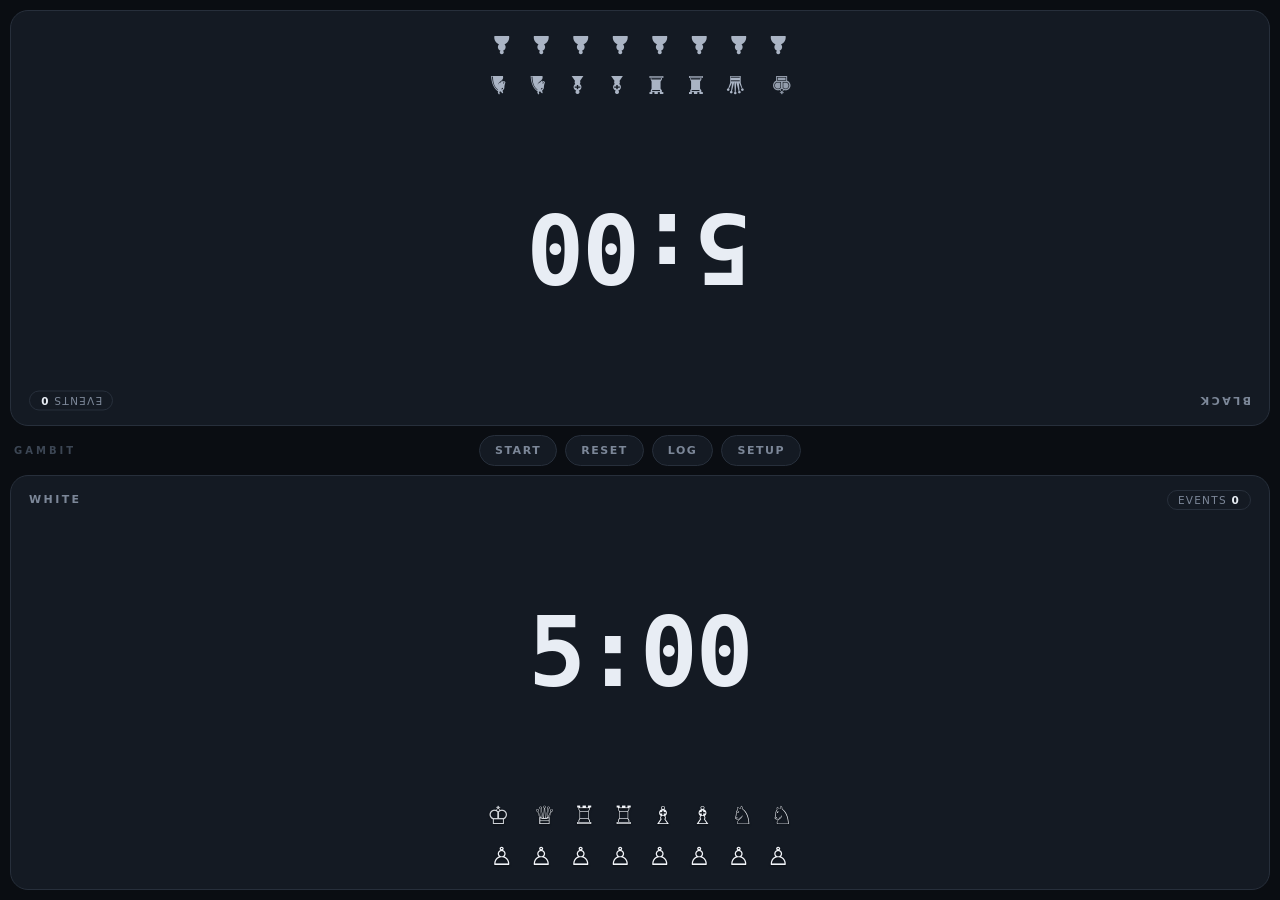
<file: superfajnyzegar.html>
<!doctype html>
<html lang="en">
<head>
<meta charset="utf-8">
<meta name="viewport" content="width=device-width, initial-scale=1, viewport-fit=cover">
<title>Gambit Clock</title>
<style>
:root{
  --bg:#0a0d12;
  --panel:#141a23;
  --panel-2:#1b222d;
  --line:#272f3b;
  --txt:#e8edf4;
  --dim:#7c8798;
  --accent:#e2a44a;
  --accent-soft:rgba(226,164,74,.14);
  --danger:#e05a4a;
  --good:#5fc08a;
  --mono:ui-monospace,"SF Mono","Cascadia Mono","Segoe UI Mono",Consolas,monospace;
  --sans:"Segoe UI",system-ui,-apple-system,Inter,Roboto,sans-serif;
}
*{box-sizing:border-box;margin:0;padding:0;-webkit-tap-highlight-color:transparent}
html,body{height:100%}
body{
  background:var(--bg);color:var(--txt);font-family:var(--sans);
  display:flex;flex-direction:column;overflow:hidden;
  user-select:none;-webkit-user-select:none;
}

/* ---------- panels ---------- */
.panel{
  flex:1 1 0;min-height:0;position:relative;
  background:var(--panel);
  border:1px solid var(--line);
  border-radius:18px;
  margin:10px;
  overflow:hidden;
  transition:border-color .22s,box-shadow .22s,background .22s;
  cursor:pointer;
}
.panel.black{margin-bottom:0}
.panel.white{margin-top:0}
.panel .rot{height:100%;display:flex;flex-direction:column;padding:14px 18px}
.panel.black .rot{transform:rotate(180deg)}

.panel.active{
  background:var(--panel-2);
  border-color:rgba(226,164,74,.55);
  box-shadow:0 0 0 1px rgba(226,164,74,.18),0 18px 50px -24px rgba(226,164,74,.5);
}
.panel.idle{opacity:.62}
.panel.flag{border-color:rgba(224,90,74,.7);background:#1d1517}
.panel.low .time{color:var(--danger)}

.head{display:flex;align-items:center;justify-content:space-between;gap:10px;flex:0 0 auto}
.name{font-size:11px;letter-spacing:.22em;text-transform:uppercase;color:var(--dim);font-weight:600}
.panel.active .name{color:var(--accent)}
.chip{
  font-size:10.5px;letter-spacing:.12em;text-transform:uppercase;color:var(--dim);
  border:1px solid var(--line);border-radius:999px;padding:3px 10px;white-space:nowrap;
}
.chip b{color:var(--txt);font-weight:600}

.timewrap{flex:1 1 auto;display:flex;align-items:center;justify-content:center;min-height:0}
.time{
  font-family:var(--mono);font-variant-numeric:tabular-nums;
  font-size:clamp(46px,15vh,96px);line-height:1;font-weight:600;letter-spacing:-.02em;
  color:var(--txt);transition:color .2s;
}
.panel.idle .time{color:var(--dim)}
.flagtag{
  display:none;font-size:11px;letter-spacing:.24em;text-transform:uppercase;
  color:var(--danger);font-weight:700;text-align:center;margin-top:6px;
}
.panel.flag .flagtag{display:block}

/* ---------- roster ---------- */
.roster{flex:0 0 auto;display:flex;flex-direction:column;gap:3px;align-items:center}
.rrow{display:flex;gap:2px;justify-content:center;flex-wrap:nowrap}
.pc{
  font-size:clamp(17px,3.4vh,25px);line-height:1;
  width:1.5em;height:1.5em;display:flex;align-items:center;justify-content:center;
  border-radius:7px;cursor:pointer;position:relative;
  transition:opacity .18s,background .18s,transform .12s;
}
.pc:active{transform:scale(.88)}
.pc.king{cursor:default;opacity:.85;margin-right:7px}
.pc.king:active{transform:none}
.pc.gone{opacity:.2}
.pc.gone::after{
  content:"";position:absolute;left:14%;right:14%;top:50%;height:1.5px;
  background:var(--danger);border-radius:2px;
}
.panel.white .pc{color:#f2f5fa;text-shadow:0 1px 2px rgba(0,0,0,.6)}
.panel.black .pc{color:#aab4c4}

/* ---------- control bar ---------- */
.bar{
  flex:0 0 auto;display:flex;align-items:center;justify-content:center;gap:8px;
  padding:9px 10px;position:relative;
}
.btn{
  background:var(--panel);border:1px solid var(--line);color:var(--dim);
  font-family:var(--sans);font-size:11px;letter-spacing:.14em;text-transform:uppercase;
  font-weight:600;padding:8px 15px;border-radius:999px;cursor:pointer;
  transition:all .16s;white-space:nowrap;
}
.btn:hover{color:var(--txt);border-color:#39434f}
.btn.on{color:var(--accent);border-color:rgba(226,164,74,.5);background:var(--accent-soft)}
.btn.warn{color:var(--danger);border-color:rgba(224,90,74,.5)}
.brand{
  position:absolute;left:14px;top:50%;transform:translateY(-50%);
  font-size:10px;letter-spacing:.3em;text-transform:uppercase;color:#3c4654;font-weight:700;
  pointer-events:none;
}
@media (max-width:560px){.brand{display:none}}

/* ---------- popovers ---------- */
.pop{
  position:fixed;left:50%;top:50%;transform:translate(-50%,-50%) scale(.96);
  width:min(400px,92vw);max-height:80vh;overflow:auto;
  background:var(--panel-2);border:1px solid var(--line);border-radius:16px;
  padding:20px;z-index:50;box-shadow:0 30px 80px -20px rgba(0,0,0,.85);
  opacity:0;pointer-events:none;transition:opacity .18s,transform .18s;
}
.pop.show{opacity:1;pointer-events:auto;transform:translate(-50%,-50%) scale(1)}
.scrim{position:fixed;inset:0;background:rgba(5,7,10,.66);z-index:40;opacity:0;pointer-events:none;transition:opacity .18s}
.scrim.show{opacity:1;pointer-events:auto}
.pop h3{font-size:11px;letter-spacing:.22em;text-transform:uppercase;color:var(--accent);margin-bottom:16px;font-weight:700}
.row{display:flex;align-items:center;justify-content:space-between;gap:12px;padding:9px 0;border-bottom:1px solid rgba(39,47,59,.6)}
.row:last-of-type{border-bottom:0}
.row label{font-size:13px;color:var(--dim)}
.row input[type=number]{
  width:76px;background:var(--panel);border:1px solid var(--line);border-radius:8px;
  color:var(--txt);font-family:var(--mono);font-size:14px;padding:7px 9px;text-align:center;
}
.row input[type=checkbox]{width:18px;height:18px;accent-color:var(--accent)}
.pop .btn{width:100%;margin-top:16px;padding:11px}

.logline{display:flex;gap:9px;padding:7px 0;border-bottom:1px solid rgba(39,47,59,.5);font-size:12.5px;line-height:1.45}
.logline:last-child{border-bottom:0}
.logside{flex:0 0 auto;font-size:9.5px;letter-spacing:.14em;text-transform:uppercase;font-weight:700;padding-top:3px;width:36px}
.logside.w{color:#eef2f8}.logside.b{color:var(--dim)}
.logtxt{color:var(--txt)}
.empty{color:var(--dim);font-size:13px;text-align:center;padding:18px 0}

/* ---------- event card ---------- */
.card{
  position:absolute;inset:0;z-index:20;
  background:linear-gradient(170deg,#1d2430,#141a23 65%);
  display:flex;flex-direction:column;align-items:center;justify-content:center;
  gap:14px;padding:22px;text-align:center;
  transform:translateY(-101%);transition:transform .34s cubic-bezier(.2,.9,.25,1);
  border-radius:18px;
}
.card:not(.show){pointer-events:none}
.panel.black .card{transform:translateY(101%) rotate(180deg)}
.card.show{transform:translateY(0)}
.panel.black .card.show{transform:translateY(0) rotate(180deg)}
.card .kicker{font-size:10px;letter-spacing:.3em;text-transform:uppercase;color:var(--accent);font-weight:700}
.card .txt{font-size:clamp(19px,3.6vh,27px);line-height:1.3;font-weight:600;max-width:30ch}
.card .sub{font-size:11.5px;color:var(--dim);letter-spacing:.04em}
.card .delta{
  font-family:var(--mono);font-size:21px;font-weight:700;
  padding:5px 14px;border-radius:999px;border:1px solid;
}
.card .delta.plus{color:var(--good);border-color:rgba(95,192,138,.45);background:rgba(95,192,138,.1)}
.card .delta.minus{color:var(--danger);border-color:rgba(224,90,74,.45);background:rgba(224,90,74,.1)}
.card .ok{
  margin-top:4px;background:var(--accent);border:0;color:#16110a;
  font-weight:700;font-size:12px;letter-spacing:.18em;text-transform:uppercase;
  padding:12px 34px;border-radius:999px;cursor:pointer;font-family:var(--sans);
}
.card .ok:active{transform:scale(.97)}
</style>
</head>
<body>

<section class="panel black" id="pB">
  <div class="rot">
    <div class="head"><span class="name">Black</span><span class="chip">Events <b id="evB">0</b></span></div>
    <div class="timewrap"><div><div class="time" id="tB">5:00</div><div class="flagtag">Flag</div></div></div>
    <div class="roster" id="rB"></div>
  </div>
  <div class="card" id="cardB">
    <div class="kicker">Black &mdash; event</div>
    <div class="delta" id="dB"></div>
    <div class="txt" id="xB"></div>
    <div class="sub" id="sB"></div>
    <button class="ok">Accept</button>
  </div>
</section>

<div class="bar">
  <span class="brand">Gambit</span>
  <button class="btn" id="btnPause">Start</button>
  <button class="btn" id="btnReset">Reset</button>
  <button class="btn" id="btnLog">Log</button>
  <button class="btn" id="btnCfg">Setup</button>
</div>

<section class="panel white" id="pW">
  <div class="rot">
    <div class="head"><span class="name">White</span><span class="chip">Events <b id="evW">0</b></span></div>
    <div class="timewrap"><div><div class="time" id="tW">5:00</div><div class="flagtag">Flag</div></div></div>
    <div class="roster" id="rW"></div>
  </div>
  <div class="card" id="cardW">
    <div class="kicker">White &mdash; event</div>
    <div class="delta" id="dW"></div>
    <div class="txt" id="xW"></div>
    <div class="sub" id="sW"></div>
    <button class="ok">Accept</button>
  </div>
</section>

<div class="scrim" id="scrim"></div>

<div class="pop" id="popCfg">
  <h3>Setup</h3>
  <div class="row"><label>Base time (minutes)</label><input type="number" id="iBase" min="1" max="180" step="1"></div>
  <div class="row"><label>Increment (seconds)</label><input type="number" id="iInc" min="0" max="60" step="1"></div>
  <div class="row"><label>Events enabled</label><input type="checkbox" id="iEv"></div>
  <div class="row"><label>First event after (moves)</label><input type="number" id="iOpen" min="0" max="60" step="1"></div>
  <div class="row"><label>Min moves between</label><input type="number" id="iMin" min="1" max="40" step="1"></div>
  <div class="row"><label>Max moves between</label><input type="number" id="iMax" min="1" max="60" step="1"></div>
  <button class="btn warn" id="btnApply">Apply &amp; new game</button>
</div>

<div class="pop" id="popLog">
  <h3>Event log</h3>
  <div id="logBody"><div class="empty">Nothing has happened yet.</div></div>
</div>

<script>
/* =======================================================================
   EVENT CATALOGUE - edit freely.
   w     : weight (higher = more frequent)
   text  : shown on the card. Tokens: {sq} {sq2} {piece} {file}
   time  : ms added to the owner's clock (negative = removed)
   opp   : ms added to the OPPONENT's clock
   swap  : true -> swap the two clocks
   mark  : true -> card reminds the player to update the roster below
   ======================================================================= */
var EVENTS = [
  /* time */
  {w:7, text:"Bonus time. Enjoy it.",                                 time:+120000},
  {w:6, text:"Time tax. Pay up.",                                     time:-60000},
  {w:4, text:"A gift of thirty seconds.",                             time:+30000},
  {w:3, text:"Your opponent is handed two extra minutes.",            opp:+120000},
  {w:2, text:"Clocks change hands. Whatever you had, they have now.", swap:true},
  {w:3, text:"Ninety seconds, straight off the top.",                 time:-90000},

  /* material */
  {w:6, text:"Lose a knight. Your choice which one.",                 mark:true,
        req:function(s,o){ return alive(s,"n") > 0; }},
  {w:6, text:"Lose a pawn. Your choice which one.",                   mark:true,
        req:function(s,o){ return alive(s,"p") > 0; }},
  {w:3, text:"Lose a bishop. Your choice which one.",                 mark:true,
        req:function(s,o){ return alive(s,"b") > 0; }},
  {w:2, text:"Lose a rook. Your choice which one.",                   mark:true,
        req:function(s,o){ return alive(s,"r") > 0; }},
  {w:5, text:"Gain a pawn - place it on any empty square of your second rank.", mark:true,
        req:function(s,o){ return alive(s,"p") < 8; }},
  {w:3, text:"Your opponent loses a {piece}. They choose which.",     mark:true,
        req:function(s,o){ return living(o).length > 0; }},
  {w:2, text:"Resurrect one captured piece onto any empty square of your own half.", mark:true,
        req:function(s,o){ return lost(s) > 0; }},
  {w:3, text:"Promote one of your pawns to a {minor}. Right now.",    mark:true,
        req:function(s,o){ return alive(s,"p") > 0 && (alive(s,"b") < 2 || alive(s,"n") < 2); }},
  {w:2, text:"Trade a knight for a pawn with your opponent.",         mark:true,
        req:function(s,o){ return alive(s,"n") > 0 && alive(o,"p") > 0; }},

  /* placement */
  {w:5, text:"Move your queen to {sq}. If she cannot get there, lose a pawn instead.", mark:true,
        req:function(s,o){ return alive(s,"q") > 0; }},
  {w:4, text:"Put a knight on {sq}. Anything standing there is removed.", mark:true,
        req:function(s,o){ return alive(s,"n") > 0; }},
  {w:4, text:"Teleport any one of your pieces to {sq}, if it is empty."},
  {w:3, text:"Your king steps to any adjacent empty square. Castling rights survive."},
  {w:3, text:"Swap the places of two of your own pieces.",
        req:function(s,o){ return living(s).length > 0; }},
  {w:3, text:"Every pawn on the {file}-file is removed from the board.", mark:true,
        req:function(s,o){ return alive(s,"p") > 0 || alive(o,"p") > 0; }},

  /* tempo */
  {w:4, text:"Skip your move. Press the clock and hand it straight over."},
  {w:3, text:"Your next move must be a pawn move, if one is legal.",
        req:function(s,o){ return alive(s,"p") > 0; }},
  {w:3, text:"Your next move must be a capture, if one is legal.",
        req:function(s,o){ return living(o).length > 0; }},
  {w:3, text:"Your next move must be made within ten seconds."},
  {w:2, text:"You may take back your opponent's last move."}
];

/* the last resort, if the board state rules everything else out */
var FALLBACK = {w:1, text:"Nothing happens. Breathe, and play on."};

/* ----------------------------------------------------------------- */
function $(id){ return document.getElementById(id); }
var GLYPH = {
  w:{k:"♔",q:"♕",r:"♖",b:"♗",n:"♘",p:"♙"},
  b:{k:"♚",q:"♛",r:"♜",b:"♝",n:"♞",p:"♟"}
};
var ROW1 = ["k","q","r","r","b","b","n","n"];
var ROW2 = ["p","p","p","p","p","p","p","p"];
var FILES = ["a","b","c","d","e","f","g","h"];
var PIECE_WORDS = ["knight","bishop","rook","pawn"];

var CFG_KEY = "gambitclock.cfg";
/* v is the shape of this config, not a setting. Bumping it retires a
   stored config from an older build, so new defaults actually arrive
   instead of being overwritten by whatever was saved last time.      */
var cfg = {v:2, base:5, inc:0, minGap:8, maxGap:16, opening:10, events:true};
try { var saved = JSON.parse(localStorage.getItem(CFG_KEY) || "{}");
      if (saved.v === cfg.v) for (var k in saved) if (k in cfg) cfg[k] = saved[k]; } catch(e){}

var S, raf = null, beat = null, resetArmed = false, resetTimer = null;

function rnd(a,b){ return a + Math.floor(Math.random()*(b-a+1)); }
function other(s){ return s === "w" ? "b" : "w"; }
function sq(){ return FILES[rnd(0,7)] + rnd(1,8); }

function blank(){ var a=[],i; for(i=0;i<16;i++) a.push(false); return a; }

/* ---------- what is still on the board, per the rosters ----------
   The rosters are the app's only picture of the position, so events ask
   them before they fire: no "lose a knight" with no knights left, no
   "promote to a bishop" when you already have both of yours.            */
var TYPES = ROW1.concat(ROW2);
var WORD = {k:"king", q:"queen", r:"rook", b:"bishop", n:"knight", p:"pawn"};

function alive(side, t){
  var n = 0, i;
  for (i=0;i<16;i++) if (TYPES[i] === t && !S[side].gone[i]) n++;
  return n;
}
/* distinct capturable types still standing (king excluded) */
function living(side){
  var out = [], i, t;
  for (i=0;i<16;i++){
    t = TYPES[i];
    if (t !== "k" && !S[side].gone[i] && out.indexOf(t) < 0) out.push(t);
  }
  return out;
}
function lost(side){
  var n = 0, i;
  for (i=0;i<16;i++) if (S[side].gone[i]) n++;
  return n;
}

function newGame(){
  var ms = cfg.base*60000;
  S = {
    w:{ms:ms, ev:0, gone:blank()},
    b:{ms:ms, ev:0, gone:blank()},
    turn:null, running:false, since:null, flagged:null,
    moveCount:0, pending:null, log:[],
    nextOwner:null, nextAt:0
  };
  S.nextOwner = Math.random() < .5 ? "w" : "b";
  /* opening grace period: nothing fires before move cfg.opening */
  S.nextAt = cfg.opening + rnd(0, cfg.maxGap - cfg.minGap);
  hideCard("w"); hideCard("b");
  $("btnPause").textContent = "Start";
  $("btnPause").classList.remove("on");
  renderRoster("w"); renderRoster("b"); renderLog();
  draw();
}

/* ---------- roster ---------- */
function renderRoster(side){
  var host = $(side === "w" ? "rW" : "rB");
  host.innerHTML = "";
  [ROW1, ROW2].forEach(function(row, ri){
    var el = document.createElement("div");
    el.className = "rrow";
    row.forEach(function(t, ci){
      var i = ri*8 + ci;
      var p = document.createElement("div");
      var isKing = (t === "k");
      p.className = "pc" + (S[side].gone[i] ? " gone" : "") + (isKing ? " king" : "");
      p.textContent = GLYPH[side][t];
      /* the king never leaves the board - losing him ends the game, not a roster tap */
      p.addEventListener("click", function(ev){
        ev.stopPropagation();
        if (isKing) return;
        S[side].gone[i] = !S[side].gone[i];
        p.classList.toggle("gone", S[side].gone[i]);
      });
      el.appendChild(p);
    });
    host.appendChild(el);
  });
  host.oncontextmenu = function(ev){
    ev.preventDefault(); ev.stopPropagation();
    S[side].gone = blank();
    renderRoster(side);
  };
}

/* ---------- clock ---------- */
function fmt(ms){
  if (ms < 0) ms = 0;
  var t = Math.ceil(ms/100)/10;
  var m = Math.floor(t/60);
  var s = t - m*60;
  if (ms < 20000) return m + ":" + (s < 10 ? "0" : "") + s.toFixed(1);
  var ss = String(Math.floor(s));
  if (ss.length < 2) ss = "0" + ss;
  return m + ":" + ss;
}

/* Time is read from the clock of the world, never counted up frame by
   frame: a backgrounded tab gets no animation frames, and a clock that
   quietly stops while you look away is not a clock. S[side].ms is the
   time as it stood at S.since; what has run since is worked out on
   demand, so the reading is right however long the frames were absent. */
function left(side){
  if (S.running && S.since !== null && S.turn === side)
    return Math.max(0, S[side].ms - (performance.now() - S.since));
  return S[side].ms;
}
/* settle the elapsed time into the store before anything touches it */
function fold(){
  if (S.running && S.since !== null){
    var t = S.turn;
    S[t].ms = Math.max(0, S[t].ms - (performance.now() - S.since));
    S.since = performance.now();
  }
}
function stopTimers(){
  if (raf){ cancelAnimationFrame(raf); raf = null; }
  if (beat){ clearInterval(beat); beat = null; }
}

function draw(){
  ["w","b"].forEach(function(side){
    var P = $(side === "w" ? "pW" : "pB"), ms = left(side);
    $(side === "w" ? "tW" : "tB").textContent = fmt(ms);
    $(side === "w" ? "evW" : "evB").textContent = S[side].ev;
    P.classList.toggle("active", S.turn === side && !S.flagged);
    P.classList.toggle("idle",  S.turn !== side && S.turn !== null && !S.flagged);
    P.classList.toggle("low",   ms < 20000);
    P.classList.toggle("flag",  S.flagged === side);
  });
}

function tick(){
  if (!S.running){ stopTimers(); return; }
  var t = S.turn;
  if (left(t) <= 0){
    S[t].ms = 0; S.running = false; S.since = null; stopTimers();
    S.flagged = t;
    $("btnPause").textContent = "Start";
    $("btnPause").classList.remove("on");
    draw();
    return;
  }
  draw();
  raf = requestAnimationFrame(tick);
}

function run(on){
  fold();
  var want = !!on && !S.flagged && !S.pending && S.turn !== null;
  if (want && !S.running) S.since = performance.now();
  if (!want) S.since = null;
  S.running = want;
  $("btnPause").textContent = S.running ? "Pause" : "Start";
  $("btnPause").classList.toggle("on", S.running);
  stopTimers();
  if (S.running){
    raf = requestAnimationFrame(tick);   /* smooth while the page is watched */
    beat = setInterval(tick, 250);       /* and still true while it is not */
  }
  draw();
}
document.addEventListener("visibilitychange", function(){ if (S.running) tick(); });

/* ---------- the press ---------- */
function press(side){
  if (S.flagged || S.pending) return;
  if (S.turn === null){            /* first press starts the opponent's clock */
    S.turn = other(side);
    run(true);
    return;
  }
  if (S.turn !== side) return;     /* not your clock to press */
  fold();                          /* settle what this move cost you */
  S.running = false; S.since = null; stopTimers();
  S[side].ms += cfg.inc*1000;
  S.moveCount++;
  S.turn = other(side);
  draw();
  if (cfg.events && S.moveCount >= S.nextAt && S.turn === S.nextOwner){
    fire(S.turn);
  } else {
    run(true);
  }
}

/* ---------- events ---------- */
/* only events the position actually allows */
function pick(side){
  var opp = other(side), pool = [], total = 0, i, e;
  for (i=0;i<EVENTS.length;i++){
    e = EVENTS[i];
    if (e.req && !e.req(side, opp)) continue;
    pool.push(e); total += e.w;
  }
  if (!pool.length) return FALLBACK;
  var r = Math.random()*total;
  for (i=0;i<pool.length;i++){ r -= pool[i].w; if (r <= 0) return pool[i]; }
  return pool[pool.length-1];
}

function fill(text, side){
  var opp = other(side);
  /* {piece} names something the OPPONENT still has; {minor} a minor piece
     the owner is actually short of */
  var theirs = living(opp);
  var missing = [];
  if (alive(side,"b") < 2) missing.push("bishop");
  if (alive(side,"n") < 2) missing.push("knight");
  return text
    .replace("{sq2}", sq())
    .replace("{sq}", sq())
    .replace("{piece}", theirs.length ? WORD[theirs[rnd(0, theirs.length-1)]] : "pawn")
    .replace("{minor}", missing.length ? missing[rnd(0, missing.length-1)] : "knight")
    .replace("{file}", FILES[rnd(0,7)]);
}

function fire(side){
  var e = pick(side);
  var text = fill(e.text, side);
  var delta = 0;

  if (e.swap){ var t = S.w.ms; S.w.ms = S.b.ms; S.b.ms = t; }
  if (e.time){ S[side].ms = Math.max(0, S[side].ms + e.time); delta = e.time; }
  if (e.opp){ S[other(side)].ms = Math.max(0, S[other(side)].ms + e.opp); }

  S[side].ev++;
  S.log.unshift({side:side, text:text});
  S.nextOwner = other(S.nextOwner);
  S.nextAt = S.moveCount + rnd(cfg.minGap, cfg.maxGap);
  S.pending = side;

  run(false);

  var U = side === "w" ? "W" : "B";
  $("x"+U).textContent = text;
  $("s"+U).textContent = e.mark ? "Adjust the board, then tap the piece below." : "";
  var d = $("d"+U);
  if (delta){
    d.style.display = "";
    d.textContent = (delta > 0 ? "+" : "−") + fmt(Math.abs(delta)).replace(/\.\d$/,"");
    d.className = "delta " + (delta > 0 ? "plus" : "minus");
  } else if (e.swap){
    d.style.display = ""; d.textContent = "⇅"; d.className = "delta plus";
  } else {
    d.style.display = "none";
  }
  $("card"+U).classList.add("show");
  renderLog();
  draw();
}

function hideCard(side){
  $("card" + (side === "w" ? "W" : "B")).classList.remove("show");
}

function accept(side){
  hideCard(side);
  S.pending = null;
  run(true);
}

function renderLog(){
  var host = $("logBody");
  if (!S.log.length){ host.innerHTML = '<div class="empty">Nothing has happened yet.</div>'; return; }
  host.innerHTML = S.log.map(function(l){
    return '<div class="logline"><span class="logside ' + l.side + '">' +
      (l.side === "w" ? "White" : "Black") + '</span><span class="logtxt"></span></div>';
  }).join("");
  var nodes = host.querySelectorAll(".logtxt");
  for (var i=0;i<nodes.length;i++) nodes[i].textContent = S.log[i].text;
}

/* ---------- wiring ---------- */
$("pW").addEventListener("click", function(){ press("w"); });
$("pB").addEventListener("click", function(){ press("b"); });
["cardW","cardB"].forEach(function(id){
  var c = $(id);
  c.addEventListener("click", function(ev){ ev.stopPropagation(); });
  c.querySelector(".ok").addEventListener("click", function(){ accept(id === "cardW" ? "w" : "b"); });
});

$("btnPause").addEventListener("click", function(){
  if (S.flagged || S.pending) return;
  if (S.turn === null) S.turn = "w";
  run(!S.running);
});

$("btnReset").addEventListener("click", function(){
  if (resetArmed){
    clearTimeout(resetTimer); resetArmed = false;
    $("btnReset").textContent = "Reset"; $("btnReset").classList.remove("warn");
    stopTimers();
    newGame();
    return;
  }
  resetArmed = true;
  $("btnReset").textContent = "Sure?"; $("btnReset").classList.add("warn");
  resetTimer = setTimeout(function(){
    resetArmed = false;
    $("btnReset").textContent = "Reset"; $("btnReset").classList.remove("warn");
  }, 2200);
});

function openPop(p){ $("scrim").classList.add("show"); p.classList.add("show"); }
function closePops(){
  $("scrim").classList.remove("show");
  $("popCfg").classList.remove("show");
  $("popLog").classList.remove("show");
}
$("scrim").addEventListener("click", closePops);
$("btnLog").addEventListener("click", function(){ renderLog(); openPop($("popLog")); });
$("btnCfg").addEventListener("click", function(){
  $("iBase").value = cfg.base; $("iInc").value = cfg.inc;
  $("iEv").checked = cfg.events; $("iMin").value = cfg.minGap; $("iMax").value = cfg.maxGap;
  $("iOpen").value = cfg.opening;
  openPop($("popCfg"));
});
$("btnApply").addEventListener("click", function(){
  function n(el, lo, hi, d){
    var v = parseInt($(el).value, 10);
    return isNaN(v) ? d : Math.min(hi, Math.max(lo, v));
  }
  cfg.base = n("iBase",1,180,5);
  cfg.inc  = n("iInc",0,60,0);
  cfg.minGap = n("iMin",1,40,8);
  cfg.maxGap = Math.max(cfg.minGap, n("iMax",1,60,16));
  cfg.opening = n("iOpen",0,60,10);
  cfg.events = $("iEv").checked;
  try { localStorage.setItem(CFG_KEY, JSON.stringify(cfg)); } catch(e){}
  closePops();
  stopTimers();
  newGame();
});

document.addEventListener("keydown", function(ev){
  if (ev.code === "Space"){ ev.preventDefault(); $("btnPause").click(); }
  if (ev.key === "Escape") closePops();
});

newGame();
</script>
</body>
</html>
</file>
<file: css/style.css>
:root{ --s: 3; }
  *{ box-sizing:border-box; margin:0; padding:0; }
  html,body{ height:100%; background:#05070a; overflow:hidden;
    font-family:"Consolas","Courier New",monospace; color:#cfe3c4; }
  #app{ position:relative; margin:auto; background:#000; overflow:hidden;
        box-shadow:0 0 calc(20px*var(--s)) rgba(0,0,0,.9); }
  canvas#cv{ display:block; width:100%; height:100%; image-rendering:pixelated;
             image-rendering:crisp-edges; }
  #ui{ position:absolute; inset:0; pointer-events:none;
       font-size:calc(7px*var(--s)); line-height:1.3; letter-spacing:.06em;
       text-shadow:0 calc(1px*var(--s)) 0 #000, 0 0 calc(4px*var(--s)) rgba(0,0,0,.9); }

  #topbar{ position:absolute; top:calc(5px*var(--s)); left:calc(6px*var(--s));
           right:calc(6px*var(--s)); display:flex; justify-content:space-between;
           color:#9bbf86; font-size:calc(6px*var(--s)); }
  #topbar b{ color:#e8d27a; }

  #msg{ position:absolute; left:0; right:0; top:34%; text-align:center;
        color:#ffe9a8; font-size:calc(9px*var(--s)); opacity:0; transition:opacity .25s; }
  #msg.show{ opacity:1; }

  #bottom{ position:absolute; left:calc(6px*var(--s)); right:calc(6px*var(--s));
           bottom:calc(5px*var(--s)); display:flex; align-items:flex-end;
           justify-content:space-between; gap:calc(8px*var(--s)); }
  .blk{ background:rgba(6,12,8,.55); border:calc(1px*var(--s)) solid #1e3324;
        padding:calc(3px*var(--s)) calc(5px*var(--s)); }
  .lbl{ font-size:calc(5px*var(--s)); color:#6f8f61; }
  .big{ font-size:calc(11px*var(--s)); color:#e6f0dc; }
  .bar{ width:calc(60px*var(--s)); height:calc(5px*var(--s)); background:#132015;
        border:calc(1px*var(--s)) solid #2b4630; margin-top:calc(2px*var(--s)); }
  .bar > i{ display:block; height:100%; background:linear-gradient(#8fd46a,#3f8a35); width:100%; }
  #hpbar.low{ background:linear-gradient(#ff8a5a,#c22b2b); }
  .sbar{ height:calc(3px*var(--s)); }
  .sbar > i{ background:linear-gradient(#8ad8ff,#2f7fae); }
  .sbar.out > i{ background:linear-gradient(#ff9a5a,#b84a2a); }
  #bossbar{ position:absolute; top:calc(16px*var(--s)); left:50%;
            transform:translateX(-50%); text-align:center; }
  #bossbar.hide{ display:none; }
  #bossname{ font-size:calc(5px*var(--s)); color:#ff8a72; letter-spacing:.18em; }
  .bbar{ width:calc(88px*var(--s)); height:calc(4px*var(--s)); }
  .bbar > i{ background:linear-gradient(#ff6a4a,#8d1f14); }
  /* ---------- leśne akcenty: pnącza rysowane pod kolory biomu ----------
     Grafika powstaje w makeVineCorner() i wjeżdża tu zmiennymi --vine/--vine-big,
     dlatego przy zmianie lasu pnącza same zmieniają odcień. */
  /* #bossbar jest już absolutny (sam jest kontekstem dla swoich pnączy) */
  .blk, #minibox, #optrows{ position:relative; }
  .blk::before, .blk::after,
  #minibox::before, #minibox::after,
  #optrows::before, #optrows::after{
    content:''; position:absolute; pointer-events:none;
    width:calc(13px*var(--s)); height:calc(13px*var(--s));
    background:var(--vine) no-repeat center/100% 100%;
    image-rendering:pixelated; opacity:.9; }
  .blk::before, #minibox::before, #optrows::before{
    left:calc(-3px*var(--s)); top:calc(-3px*var(--s)); }
  .blk::after, #minibox::after, #optrows::after{
    right:calc(-3px*var(--s)); bottom:calc(-3px*var(--s)); transform:rotate(180deg); }
  #optrows::before, #optrows::after{ opacity:.75; }
  /* pasek bossa dostaje pnącza po bokach, żeby nie zasłaniać samego paska */
  #bossbar::before, #bossbar::after{
    content:''; position:absolute; pointer-events:none;
    top:50%; margin-top:calc(-5px*var(--s));
    width:calc(11px*var(--s)); height:calc(11px*var(--s));
    background:var(--vine) no-repeat center/100% 100%;
    image-rendering:pixelated; opacity:.8; }
  #bossbar::before{ left:calc(-14px*var(--s)); transform:rotate(-90deg); }
  #bossbar::after{ right:calc(-14px*var(--s)); transform:rotate(90deg); }
  /* pnącza zwisające z górnych narożników ekranu — rama lasu wokół obrazu */
  #frame{ position:absolute; inset:0; pointer-events:none; }
  #frame::before, #frame::after{
    content:''; position:absolute; top:calc(13px*var(--s));
    width:calc(48px*var(--s)); height:calc(48px*var(--s));
    background:var(--vine-big) no-repeat center/100% 100%;
    image-rendering:pixelated; opacity:.5; }
  #frame::before{ left:0; }
  #frame::after{ right:0; transform:scaleX(-1); }
  #minibox{ line-height:0; align-self:flex-end; }

  /* lewa kolumna HUD: broń u góry, pod nią zdrowie i kondycja */
  #sidehud{ display:flex; flex-direction:column; align-items:flex-start;
            gap:calc(3px*var(--s)); text-align:left; }
  #sidehud .bar{ margin-right:auto; }   /* paski trzymają się lewej krawędzi */
  #wepbox{ text-align:left; }
  #weplist{ font-size:calc(5px*var(--s)); color:#5d7a52; margin-top:calc(2px*var(--s)); }
  #weplist span.on{ color:#ffe07a; }
  #weplist span.off{ color:#3a4a34; }

  /* minimapa siedzi w prawym dolnym narożniku, jako ostatni element #bottom */
  #mini{ display:block; align-self:flex-end;
         width:calc(64px*var(--s)); height:calc(64px*var(--s));
         image-rendering:pixelated; opacity:.8;
         border:calc(1px*var(--s)) solid #1e3324; background:rgba(4,9,6,.5); }

  #overlay{ position:absolute; inset:0; display:flex; flex-direction:column;
            align-items:center; justify-content:center; gap:calc(4px*var(--s));
            background:radial-gradient(circle at 50% 45%, rgba(10,20,12,.82), rgba(0,0,0,.95));
            text-align:center; padding:calc(10px*var(--s)); cursor:pointer; }
  #overlay.hidden{ display:none; }
  #overlay h1{ font-size:calc(22px*var(--s)); letter-spacing:.14em; color:#8fd46a;
               text-shadow:0 calc(2px*var(--s)) 0 #14240f, 0 0 calc(14px*var(--s)) #2f6b22; }
  #overlay h2{ font-size:calc(10px*var(--s)); color:#e6c05a; font-weight:normal; }
  #overlay p{ font-size:calc(6px*var(--s)); color:#9bbf86; max-width:calc(200px*var(--s)); }
  #overlay .keys{ font-size:calc(6px*var(--s)); color:#7fa06d; line-height:1.9; }
  #overlay .keys b{ color:#e6f0dc; }
  #overlay .go{ margin-top:calc(6px*var(--s)); font-size:calc(8px*var(--s)); color:#fff;
                animation:blink 1.1s steps(2) infinite; }
  @keyframes blink{ 50%{ opacity:.25 } }
  #titlecols{ display:flex; align-items:flex-start; justify-content:center; gap:calc(8px*var(--s)); text-align:left; }
  #lore{ flex:1 1 0; max-width:calc(160px*var(--s)); font-size:calc(6px*var(--s)); color:#9bbf86; }
  #titlekeys{ flex:1 1 0; max-width:calc(120px*var(--s)); font-size:calc(6px*var(--s)); color:#7fa06d; line-height:1.85; }
  #titlekeys b{ color:#e6f0dc; }
  #modes{ flex:0 0 auto; display:flex; flex-direction:column; align-items:center; gap:calc(4px*var(--s)); }
  .modebox{ cursor:pointer; background:rgba(6,12,8,.55); border:calc(1px*var(--s)) solid #1e3324;
            padding:calc(4px*var(--s)) calc(6px*var(--s)); text-align:center;
            width:calc(130px*var(--s)); }
  .modebox:hover{ border-color:#8fd46a; }
  .modebox b{ display:block; font-size:calc(6.5px*var(--s)); color:#e6f0dc; margin-bottom:calc(2px*var(--s)); }
  .modebox span{ font-size:calc(4.6px*var(--s)); color:#9bbf86; }
  .modebox.rich b{ color:#ffe07a; }
  .modebox.rich:hover{ border-color:#ffe07a; }
  #stats{ font-size:calc(7px*var(--s)); color:#cfe3c4; line-height:1.8; }
  #optrows{ display:flex; flex-direction:column; gap:calc(2px*var(--s));
            margin-top:calc(3px*var(--s)); }
  .optrow{ display:flex; align-items:center; justify-content:space-between;
           gap:calc(4px*var(--s)); font-size:calc(6px*var(--s)); color:#9bbf86;
           background:rgba(6,12,8,.55); border:calc(1px*var(--s)) solid #1e3324;
           padding:calc(2px*var(--s)) calc(4px*var(--s)); min-width:calc(168px*var(--s)); }
  .optrow b{ color:#e6f0dc; min-width:calc(52px*var(--s)); text-align:center; }
  .optbtn{ cursor:pointer; color:#ffe07a; padding:0 calc(3px*var(--s)); }
  .optbtn:hover{ color:#fff; }
  /* ekrany nakładki zmniejszane do rozmiaru okna (fitBox) */
  .fitbox{ display:flex; flex-direction:column; align-items:center; gap:calc(4px*var(--s));
           flex:0 0 auto; transform-origin:50% 50%; }
  /* sklep: dwie kolumny */
  #shopbox{ gap:calc(3px*var(--s)); }
  #shopcols{ display:flex; align-items:flex-start; justify-content:center;
             gap:calc(8px*var(--s)); text-align:left; }
  #shopcols .col{ display:flex; flex-direction:column; align-items:stretch; }
  #shopcols .col .keys{ text-align:center; }
  #overlay .link{ cursor:pointer; color:#ffe07a; text-decoration:underline;
                  font-size:calc(6px*var(--s)); margin-top:calc(3px*var(--s)); }
</file>
